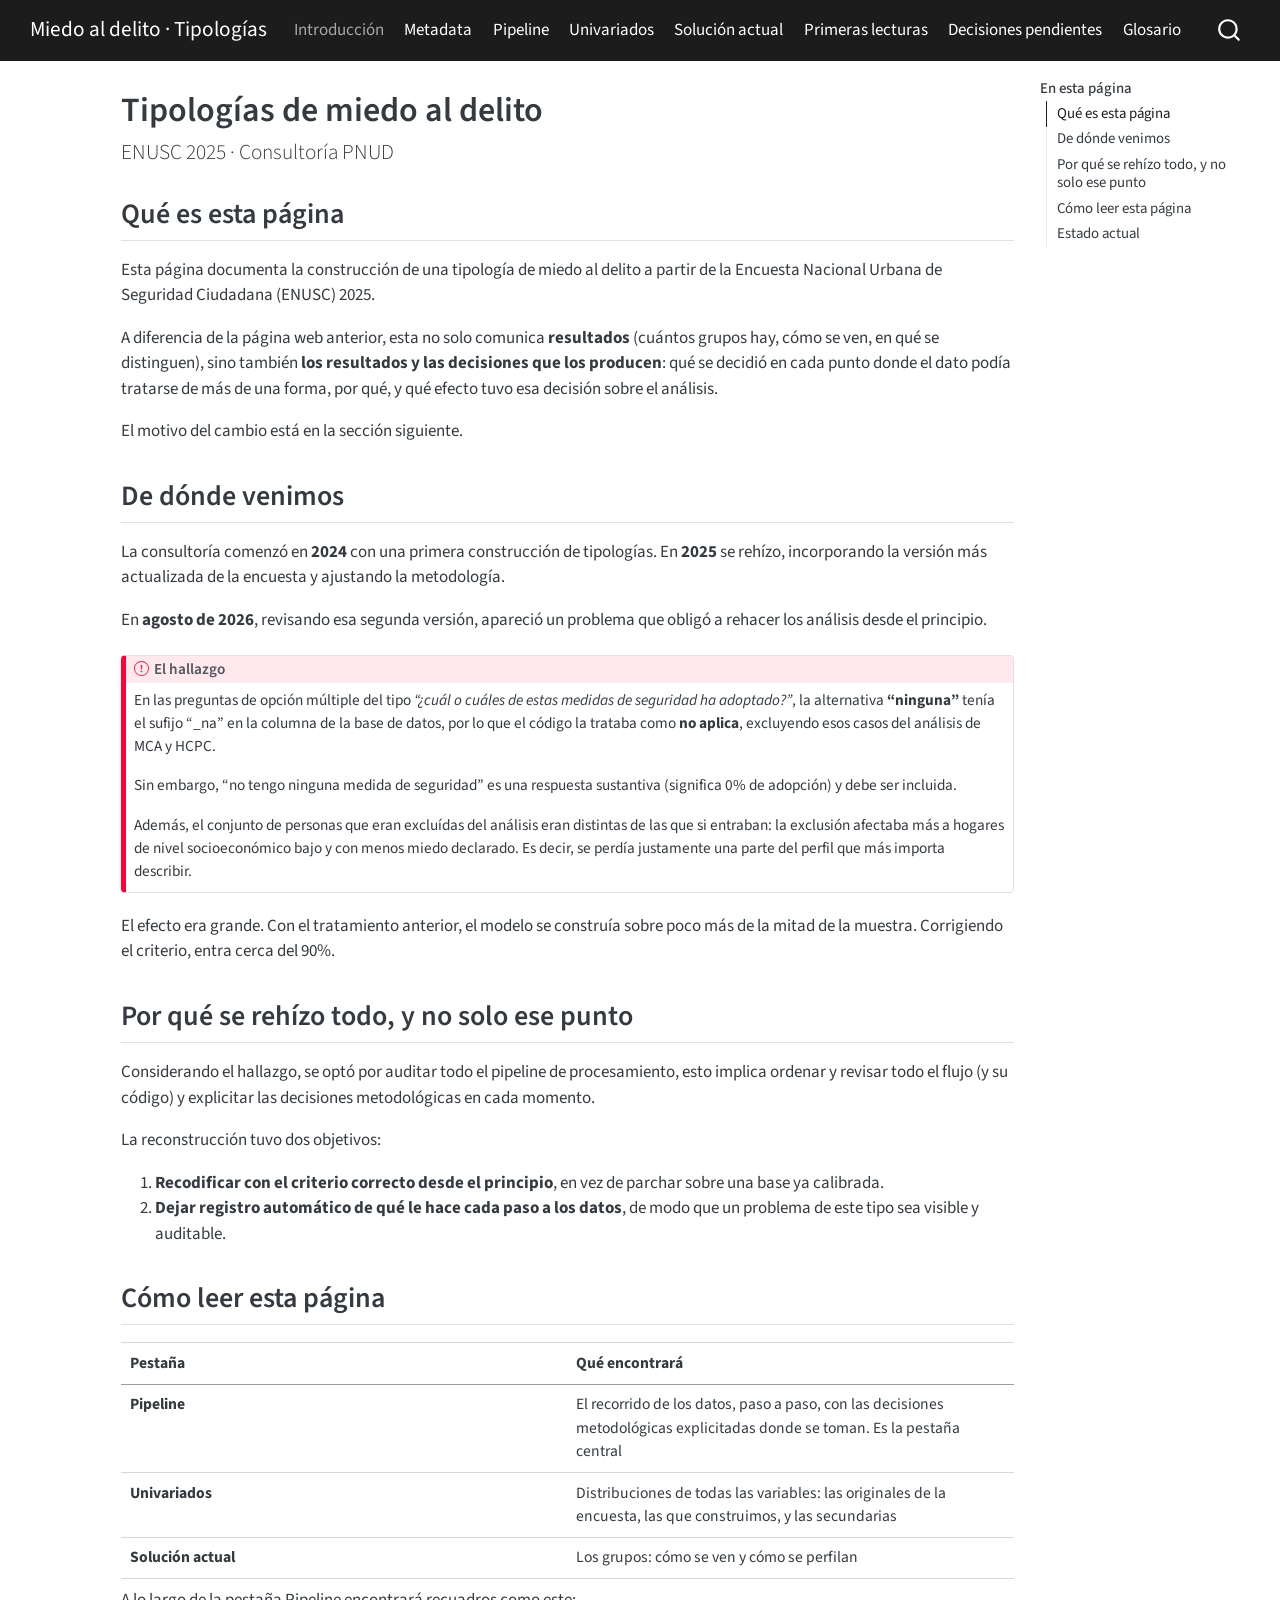
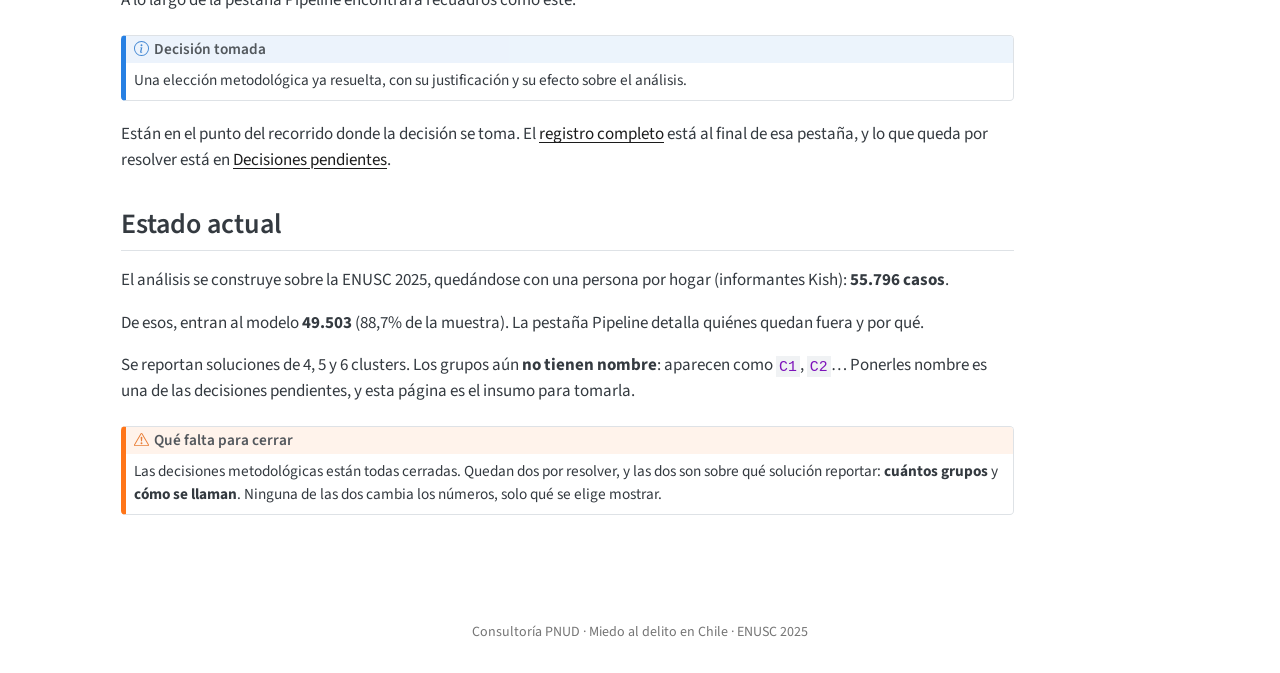
<file: docs/index.html>
<!DOCTYPE html>
<html xmlns="http://www.w3.org/1999/xhtml" lang="es" xml:lang="es"><head>

<meta charset="utf-8">
<meta name="generator" content="quarto-1.8.27">

<meta name="viewport" content="width=device-width, initial-scale=1.0, user-scalable=yes">


<title>Tipologías de miedo al delito – Miedo al delito · Tipologías</title>
<style>
code{white-space: pre-wrap;}
span.smallcaps{font-variant: small-caps;}
div.columns{display: flex; gap: min(4vw, 1.5em);}
div.column{flex: auto; overflow-x: auto;}
div.hanging-indent{margin-left: 1.5em; text-indent: -1.5em;}
ul.task-list{list-style: none;}
ul.task-list li input[type="checkbox"] {
  width: 0.8em;
  margin: 0 0.8em 0.2em -1em; /* quarto-specific, see https://github.com/quarto-dev/quarto-cli/issues/4556 */ 
  vertical-align: middle;
}
</style>


<script src="site_libs/quarto-nav/quarto-nav.js"></script>
<script src="site_libs/quarto-nav/headroom.min.js"></script>
<script src="site_libs/clipboard/clipboard.min.js"></script>
<script src="site_libs/quarto-search/autocomplete.umd.js"></script>
<script src="site_libs/quarto-search/fuse.min.js"></script>
<script src="site_libs/quarto-search/quarto-search.js"></script>
<meta name="quarto:offset" content="./">
<script src="site_libs/quarto-html/quarto.js" type="module"></script>
<script src="site_libs/quarto-html/tabsets/tabsets.js" type="module"></script>
<script src="site_libs/quarto-html/axe/axe-check.js" type="module"></script>
<script src="site_libs/quarto-html/popper.min.js"></script>
<script src="site_libs/quarto-html/tippy.umd.min.js"></script>
<script src="site_libs/quarto-html/anchor.min.js"></script>
<link href="site_libs/quarto-html/tippy.css" rel="stylesheet">
<link href="site_libs/quarto-html/quarto-syntax-highlighting-ed96de9b727972fe78a7b5d16c58bf87.css" rel="stylesheet" id="quarto-text-highlighting-styles">
<script src="site_libs/bootstrap/bootstrap.min.js"></script>
<link href="site_libs/bootstrap/bootstrap-icons.css" rel="stylesheet">
<link href="site_libs/bootstrap/bootstrap-294506ca1d7cb857067173e8022ca1b0.min.css" rel="stylesheet" append-hash="true" id="quarto-bootstrap" data-mode="light">
<script id="quarto-search-options" type="application/json">{
  "location": "navbar",
  "copy-button": false,
  "collapse-after": 3,
  "panel-placement": "end",
  "type": "overlay",
  "limit": 50,
  "keyboard-shortcut": [
    "f",
    "/",
    "s"
  ],
  "show-item-context": false,
  "language": {
    "search-no-results-text": "No se han encontrado resultados",
    "search-matching-documents-text": "documentos encontrados",
    "search-copy-link-title": "Copiar el enlace en la búsqueda",
    "search-hide-matches-text": "Ocultar resultados adicionales",
    "search-more-match-text": "resultado adicional en este documento",
    "search-more-matches-text": "resultados adicionales en este documento",
    "search-clear-button-title": "Borrar",
    "search-text-placeholder": "",
    "search-detached-cancel-button-title": "Cancelar",
    "search-submit-button-title": "Enviar",
    "search-label": "Buscar"
  }
}</script>


</head>

<body class="nav-fixed quarto-light">

<div id="quarto-search-results"></div>
  <header id="quarto-header" class="headroom fixed-top">
    <nav class="navbar navbar-expand-lg " data-bs-theme="dark">
      <div class="navbar-container container-fluid">
      <div class="navbar-brand-container mx-auto">
    <a class="navbar-brand" href="./index.html">
    <span class="navbar-title">Miedo al delito · Tipologías</span>
    </a>
  </div>
            <div id="quarto-search" class="" title="Buscar"></div>
          <button class="navbar-toggler" type="button" data-bs-toggle="collapse" data-bs-target="#navbarCollapse" aria-controls="navbarCollapse" role="menu" aria-expanded="false" aria-label="Navegación de palanca" onclick="if (window.quartoToggleHeadroom) { window.quartoToggleHeadroom(); }">
  <span class="navbar-toggler-icon"></span>
</button>
          <div class="collapse navbar-collapse" id="navbarCollapse">
            <ul class="navbar-nav navbar-nav-scroll me-auto">
  <li class="nav-item">
    <a class="nav-link active" href="./index.html" aria-current="page"> 
<span class="menu-text">Introducción</span></a>
  </li>  
  <li class="nav-item">
    <a class="nav-link" href="./metadata.html"> 
<span class="menu-text">Metadata</span></a>
  </li>  
  <li class="nav-item">
    <a class="nav-link" href="./pipeline.html"> 
<span class="menu-text">Pipeline</span></a>
  </li>  
  <li class="nav-item">
    <a class="nav-link" href="./univariados.html"> 
<span class="menu-text">Univariados</span></a>
  </li>  
  <li class="nav-item">
    <a class="nav-link" href="./solucion-actual.html"> 
<span class="menu-text">Solución actual</span></a>
  </li>  
  <li class="nav-item">
    <a class="nav-link" href="./primeras-lecturas.html"> 
<span class="menu-text">Primeras lecturas</span></a>
  </li>  
  <li class="nav-item">
    <a class="nav-link" href="./decisiones.html"> 
<span class="menu-text">Decisiones pendientes</span></a>
  </li>  
  <li class="nav-item">
    <a class="nav-link" href="./glosario.html"> 
<span class="menu-text">Glosario</span></a>
  </li>  
</ul>
          </div> <!-- /navcollapse -->
            <div class="quarto-navbar-tools">
</div>
      </div> <!-- /container-fluid -->
    </nav>
</header>
<!-- content -->
<div id="quarto-content" class="quarto-container page-columns page-rows-contents page-layout-article page-navbar">
<!-- sidebar -->
<!-- margin-sidebar -->
    <div id="quarto-margin-sidebar" class="sidebar margin-sidebar">
        <nav id="TOC" role="doc-toc" class="toc-active">
    <h2 id="toc-title">En esta página</h2>
   
  <ul>
  <li><a href="#qué-es-esta-página" id="toc-qué-es-esta-página" class="nav-link active" data-scroll-target="#qué-es-esta-página">Qué es esta página</a></li>
  <li><a href="#de-dónde-venimos" id="toc-de-dónde-venimos" class="nav-link" data-scroll-target="#de-dónde-venimos">De dónde venimos</a></li>
  <li><a href="#por-qué-se-rehízo-todo-y-no-solo-ese-punto" id="toc-por-qué-se-rehízo-todo-y-no-solo-ese-punto" class="nav-link" data-scroll-target="#por-qué-se-rehízo-todo-y-no-solo-ese-punto">Por qué se rehízo todo, y no solo ese punto</a></li>
  <li><a href="#cómo-leer-esta-página" id="toc-cómo-leer-esta-página" class="nav-link" data-scroll-target="#cómo-leer-esta-página">Cómo leer esta página</a></li>
  <li><a href="#estado-actual" id="toc-estado-actual" class="nav-link" data-scroll-target="#estado-actual">Estado actual</a></li>
  </ul>
</nav>
    </div>
<!-- main -->
<main class="content" id="quarto-document-content">

<header id="title-block-header" class="quarto-title-block default">
<div class="quarto-title">
<h1 class="title">Tipologías de miedo al delito</h1>
<p class="subtitle lead">ENUSC 2025 · Consultoría PNUD</p>
</div>



<div class="quarto-title-meta">

    
  
    
  </div>
  


</header>


<section id="qué-es-esta-página" class="level2">
<h2 class="anchored" data-anchor-id="qué-es-esta-página">Qué es esta página</h2>
<p>Esta página documenta la construcción de una tipología de miedo al delito a partir de la Encuesta Nacional Urbana de Seguridad Ciudadana (ENUSC) 2025.</p>
<p>A diferencia de la página web anterior, esta no solo comunica <strong>resultados</strong> (cuántos grupos hay, cómo se ven, en qué se distinguen), sino también <strong>los resultados y las decisiones que los producen</strong>: qué se decidió en cada punto donde el dato podía tratarse de más de una forma, por qué, y qué efecto tuvo esa decisión sobre el análisis.</p>
<p>El motivo del cambio está en la sección siguiente.</p>
</section>
<section id="de-dónde-venimos" class="level2">
<h2 class="anchored" data-anchor-id="de-dónde-venimos">De dónde venimos</h2>
<p>La consultoría comenzó en <strong>2024</strong> con una primera construcción de tipologías. En <strong>2025</strong> se rehízo, incorporando la versión más actualizada de la encuesta y ajustando la metodología.</p>
<p>En <strong>agosto de 2026</strong>, revisando esa segunda versión, apareció un problema que obligó a rehacer los análisis desde el principio.</p>
<div class="callout callout-style-default callout-important callout-titled">
<div class="callout-header d-flex align-content-center">
<div class="callout-icon-container">
<i class="callout-icon"></i>
</div>
<div class="callout-title-container flex-fill">
<span class="screen-reader-only">Importante</span>El hallazgo
</div>
</div>
<div class="callout-body-container callout-body">
<p>En las preguntas de opción múltiple del tipo <em>“¿cuál o cuáles de estas medidas de seguridad ha adoptado?”</em>, la alternativa <strong>“ninguna”</strong> tenía el sufijo “_na” en la columna de la base de datos, por lo que el código la trataba como <strong>no aplica</strong>, excluyendo esos casos del análisis de MCA y HCPC.</p>
<p>Sin embargo, “no tengo ninguna medida de seguridad” es una respuesta sustantiva (significa 0% de adopción) y debe ser incluida.</p>
<p>Además, el conjunto de personas que eran excluídas del análisis eran distintas de las que si entraban: la exclusión afectaba más a hogares de nivel socioeconómico bajo y con menos miedo declarado. Es decir, se perdía justamente una parte del perfil que más importa describir.</p>
</div>
</div>
<p>El efecto era grande. Con el tratamiento anterior, el modelo se construía sobre poco más de la mitad de la muestra. Corrigiendo el criterio, entra cerca del 90%.</p>
</section>
<section id="por-qué-se-rehízo-todo-y-no-solo-ese-punto" class="level2">
<h2 class="anchored" data-anchor-id="por-qué-se-rehízo-todo-y-no-solo-ese-punto">Por qué se rehízo todo, y no solo ese punto</h2>
<p>Considerando el hallazgo, se optó por auditar todo el pipeline de procesamiento, esto implica ordenar y revisar todo el flujo (y su código) y explicitar las decisiones metodológicas en cada momento.</p>
<p>La reconstrucción tuvo dos objetivos:</p>
<ol type="1">
<li><strong>Recodificar con el criterio correcto desde el principio</strong>, en vez de parchar sobre una base ya calibrada.</li>
<li><strong>Dejar registro automático de qué le hace cada paso a los datos</strong>, de modo que un problema de este tipo sea visible y auditable.</li>
</ol>
</section>
<section id="cómo-leer-esta-página" class="level2">
<h2 class="anchored" data-anchor-id="cómo-leer-esta-página">Cómo leer esta página</h2>
<table class="caption-top table">
<colgroup>
<col style="width: 50%">
<col style="width: 50%">
</colgroup>
<thead>
<tr class="header">
<th>Pestaña</th>
<th>Qué encontrará</th>
</tr>
</thead>
<tbody>
<tr class="odd">
<td><strong>Pipeline</strong></td>
<td>El recorrido de los datos, paso a paso, con las decisiones metodológicas explicitadas donde se toman. Es la pestaña central</td>
</tr>
<tr class="even">
<td><strong>Univariados</strong></td>
<td>Distribuciones de todas las variables: las originales de la encuesta, las que construimos, y las secundarias</td>
</tr>
<tr class="odd">
<td><strong>Solución actual</strong></td>
<td>Los grupos: cómo se ven y cómo se perfilan</td>
</tr>
</tbody>
</table>
<p>A lo largo de la pestaña Pipeline encontrará recuadros como este:</p>
<div class="callout callout-style-default callout-note callout-titled">
<div class="callout-header d-flex align-content-center">
<div class="callout-icon-container">
<i class="callout-icon"></i>
</div>
<div class="callout-title-container flex-fill">
<span class="screen-reader-only">Nota</span>Decisión tomada
</div>
</div>
<div class="callout-body-container callout-body">
<p>Una elección metodológica ya resuelta, con su justificación y su efecto sobre el análisis.</p>
</div>
</div>
<p>Están en el punto del recorrido donde la decisión se toma. El <a href="./pipeline.html#registro-de-decisiones">registro completo</a> está al final de esa pestaña, y lo que queda por resolver está en <a href="./decisiones.html">Decisiones pendientes</a>.</p>
</section>
<section id="estado-actual" class="level2">
<h2 class="anchored" data-anchor-id="estado-actual">Estado actual</h2>
<p>El análisis se construye sobre la ENUSC 2025, quedándose con una persona por hogar (informantes Kish): <strong>55.796 casos</strong>.</p>
<p>De esos, entran al modelo <strong>49.503</strong> (88,7% de la muestra). La pestaña Pipeline detalla quiénes quedan fuera y por qué.</p>
<p>Se reportan soluciones de 4, 5 y 6 clusters. Los grupos aún <strong>no tienen nombre</strong>: aparecen como <code>C1</code>, <code>C2</code>… Ponerles nombre es una de las decisiones pendientes, y esta página es el insumo para tomarla.</p>
<div class="callout callout-style-default callout-warning callout-titled">
<div class="callout-header d-flex align-content-center">
<div class="callout-icon-container">
<i class="callout-icon"></i>
</div>
<div class="callout-title-container flex-fill">
<span class="screen-reader-only">Advertencia</span>Qué falta para cerrar
</div>
</div>
<div class="callout-body-container callout-body">
<p>Las decisiones metodológicas están todas cerradas. Quedan dos por resolver, y las dos son sobre qué solución reportar: <strong>cuántos grupos</strong> y <strong>cómo se llaman</strong>. Ninguna de las dos cambia los números, solo qué se elige mostrar.</p>
</div>
</div>


</section>

</main> <!-- /main -->
<script id="quarto-html-after-body" type="application/javascript">
  window.document.addEventListener("DOMContentLoaded", function (event) {
    const icon = "";
    const anchorJS = new window.AnchorJS();
    anchorJS.options = {
      placement: 'right',
      icon: icon
    };
    anchorJS.add('.anchored');
    const isCodeAnnotation = (el) => {
      for (const clz of el.classList) {
        if (clz.startsWith('code-annotation-')) {                     
          return true;
        }
      }
      return false;
    }
    const onCopySuccess = function(e) {
      // button target
      const button = e.trigger;
      // don't keep focus
      button.blur();
      // flash "checked"
      button.classList.add('code-copy-button-checked');
      var currentTitle = button.getAttribute("title");
      button.setAttribute("title", "Copiado");
      let tooltip;
      if (window.bootstrap) {
        button.setAttribute("data-bs-toggle", "tooltip");
        button.setAttribute("data-bs-placement", "left");
        button.setAttribute("data-bs-title", "Copiado");
        tooltip = new bootstrap.Tooltip(button, 
          { trigger: "manual", 
            customClass: "code-copy-button-tooltip",
            offset: [0, -8]});
        tooltip.show();    
      }
      setTimeout(function() {
        if (tooltip) {
          tooltip.hide();
          button.removeAttribute("data-bs-title");
          button.removeAttribute("data-bs-toggle");
          button.removeAttribute("data-bs-placement");
        }
        button.setAttribute("title", currentTitle);
        button.classList.remove('code-copy-button-checked');
      }, 1000);
      // clear code selection
      e.clearSelection();
    }
    const getTextToCopy = function(trigger) {
      const outerScaffold = trigger.parentElement.cloneNode(true);
      const codeEl = outerScaffold.querySelector('code');
      for (const childEl of codeEl.children) {
        if (isCodeAnnotation(childEl)) {
          childEl.remove();
        }
      }
      return codeEl.innerText;
    }
    const clipboard = new window.ClipboardJS('.code-copy-button:not([data-in-quarto-modal])', {
      text: getTextToCopy
    });
    clipboard.on('success', onCopySuccess);
    if (window.document.getElementById('quarto-embedded-source-code-modal')) {
      const clipboardModal = new window.ClipboardJS('.code-copy-button[data-in-quarto-modal]', {
        text: getTextToCopy,
        container: window.document.getElementById('quarto-embedded-source-code-modal')
      });
      clipboardModal.on('success', onCopySuccess);
    }
      var localhostRegex = new RegExp(/^(?:http|https):\/\/localhost\:?[0-9]*\//);
      var mailtoRegex = new RegExp(/^mailto:/);
        var filterRegex = new RegExp('/' + window.location.host + '/');
      var isInternal = (href) => {
          return filterRegex.test(href) || localhostRegex.test(href) || mailtoRegex.test(href);
      }
      // Inspect non-navigation links and adorn them if external
     var links = window.document.querySelectorAll('a[href]:not(.nav-link):not(.navbar-brand):not(.toc-action):not(.sidebar-link):not(.sidebar-item-toggle):not(.pagination-link):not(.no-external):not([aria-hidden]):not(.dropdown-item):not(.quarto-navigation-tool):not(.about-link)');
      for (var i=0; i<links.length; i++) {
        const link = links[i];
        if (!isInternal(link.href)) {
          // undo the damage that might have been done by quarto-nav.js in the case of
          // links that we want to consider external
          if (link.dataset.originalHref !== undefined) {
            link.href = link.dataset.originalHref;
          }
        }
      }
    function tippyHover(el, contentFn, onTriggerFn, onUntriggerFn) {
      const config = {
        allowHTML: true,
        maxWidth: 500,
        delay: 100,
        arrow: false,
        appendTo: function(el) {
            return el.parentElement;
        },
        interactive: true,
        interactiveBorder: 10,
        theme: 'quarto',
        placement: 'bottom-start',
      };
      if (contentFn) {
        config.content = contentFn;
      }
      if (onTriggerFn) {
        config.onTrigger = onTriggerFn;
      }
      if (onUntriggerFn) {
        config.onUntrigger = onUntriggerFn;
      }
      window.tippy(el, config); 
    }
    const noterefs = window.document.querySelectorAll('a[role="doc-noteref"]');
    for (var i=0; i<noterefs.length; i++) {
      const ref = noterefs[i];
      tippyHover(ref, function() {
        // use id or data attribute instead here
        let href = ref.getAttribute('data-footnote-href') || ref.getAttribute('href');
        try { href = new URL(href).hash; } catch {}
        const id = href.replace(/^#\/?/, "");
        const note = window.document.getElementById(id);
        if (note) {
          return note.innerHTML;
        } else {
          return "";
        }
      });
    }
    const xrefs = window.document.querySelectorAll('a.quarto-xref');
    const processXRef = (id, note) => {
      // Strip column container classes
      const stripColumnClz = (el) => {
        el.classList.remove("page-full", "page-columns");
        if (el.children) {
          for (const child of el.children) {
            stripColumnClz(child);
          }
        }
      }
      stripColumnClz(note)
      if (id === null || id.startsWith('sec-')) {
        // Special case sections, only their first couple elements
        const container = document.createElement("div");
        if (note.children && note.children.length > 2) {
          container.appendChild(note.children[0].cloneNode(true));
          for (let i = 1; i < note.children.length; i++) {
            const child = note.children[i];
            if (child.tagName === "P" && child.innerText === "") {
              continue;
            } else {
              container.appendChild(child.cloneNode(true));
              break;
            }
          }
          if (window.Quarto?.typesetMath) {
            window.Quarto.typesetMath(container);
          }
          return container.innerHTML
        } else {
          if (window.Quarto?.typesetMath) {
            window.Quarto.typesetMath(note);
          }
          return note.innerHTML;
        }
      } else {
        // Remove any anchor links if they are present
        const anchorLink = note.querySelector('a.anchorjs-link');
        if (anchorLink) {
          anchorLink.remove();
        }
        if (window.Quarto?.typesetMath) {
          window.Quarto.typesetMath(note);
        }
        if (note.classList.contains("callout")) {
          return note.outerHTML;
        } else {
          return note.innerHTML;
        }
      }
    }
    for (var i=0; i<xrefs.length; i++) {
      const xref = xrefs[i];
      tippyHover(xref, undefined, function(instance) {
        instance.disable();
        let url = xref.getAttribute('href');
        let hash = undefined; 
        if (url.startsWith('#')) {
          hash = url;
        } else {
          try { hash = new URL(url).hash; } catch {}
        }
        if (hash) {
          const id = hash.replace(/^#\/?/, "");
          const note = window.document.getElementById(id);
          if (note !== null) {
            try {
              const html = processXRef(id, note.cloneNode(true));
              instance.setContent(html);
            } finally {
              instance.enable();
              instance.show();
            }
          } else {
            // See if we can fetch this
            fetch(url.split('#')[0])
            .then(res => res.text())
            .then(html => {
              const parser = new DOMParser();
              const htmlDoc = parser.parseFromString(html, "text/html");
              const note = htmlDoc.getElementById(id);
              if (note !== null) {
                const html = processXRef(id, note);
                instance.setContent(html);
              } 
            }).finally(() => {
              instance.enable();
              instance.show();
            });
          }
        } else {
          // See if we can fetch a full url (with no hash to target)
          // This is a special case and we should probably do some content thinning / targeting
          fetch(url)
          .then(res => res.text())
          .then(html => {
            const parser = new DOMParser();
            const htmlDoc = parser.parseFromString(html, "text/html");
            const note = htmlDoc.querySelector('main.content');
            if (note !== null) {
              // This should only happen for chapter cross references
              // (since there is no id in the URL)
              // remove the first header
              if (note.children.length > 0 && note.children[0].tagName === "HEADER") {
                note.children[0].remove();
              }
              const html = processXRef(null, note);
              instance.setContent(html);
            } 
          }).finally(() => {
            instance.enable();
            instance.show();
          });
        }
      }, function(instance) {
      });
    }
        let selectedAnnoteEl;
        const selectorForAnnotation = ( cell, annotation) => {
          let cellAttr = 'data-code-cell="' + cell + '"';
          let lineAttr = 'data-code-annotation="' +  annotation + '"';
          const selector = 'span[' + cellAttr + '][' + lineAttr + ']';
          return selector;
        }
        const selectCodeLines = (annoteEl) => {
          const doc = window.document;
          const targetCell = annoteEl.getAttribute("data-target-cell");
          const targetAnnotation = annoteEl.getAttribute("data-target-annotation");
          const annoteSpan = window.document.querySelector(selectorForAnnotation(targetCell, targetAnnotation));
          const lines = annoteSpan.getAttribute("data-code-lines").split(",");
          const lineIds = lines.map((line) => {
            return targetCell + "-" + line;
          })
          let top = null;
          let height = null;
          let parent = null;
          if (lineIds.length > 0) {
              //compute the position of the single el (top and bottom and make a div)
              const el = window.document.getElementById(lineIds[0]);
              top = el.offsetTop;
              height = el.offsetHeight;
              parent = el.parentElement.parentElement;
            if (lineIds.length > 1) {
              const lastEl = window.document.getElementById(lineIds[lineIds.length - 1]);
              const bottom = lastEl.offsetTop + lastEl.offsetHeight;
              height = bottom - top;
            }
            if (top !== null && height !== null && parent !== null) {
              // cook up a div (if necessary) and position it 
              let div = window.document.getElementById("code-annotation-line-highlight");
              if (div === null) {
                div = window.document.createElement("div");
                div.setAttribute("id", "code-annotation-line-highlight");
                div.style.position = 'absolute';
                parent.appendChild(div);
              }
              div.style.top = top - 2 + "px";
              div.style.height = height + 4 + "px";
              div.style.left = 0;
              let gutterDiv = window.document.getElementById("code-annotation-line-highlight-gutter");
              if (gutterDiv === null) {
                gutterDiv = window.document.createElement("div");
                gutterDiv.setAttribute("id", "code-annotation-line-highlight-gutter");
                gutterDiv.style.position = 'absolute';
                const codeCell = window.document.getElementById(targetCell);
                const gutter = codeCell.querySelector('.code-annotation-gutter');
                gutter.appendChild(gutterDiv);
              }
              gutterDiv.style.top = top - 2 + "px";
              gutterDiv.style.height = height + 4 + "px";
            }
            selectedAnnoteEl = annoteEl;
          }
        };
        const unselectCodeLines = () => {
          const elementsIds = ["code-annotation-line-highlight", "code-annotation-line-highlight-gutter"];
          elementsIds.forEach((elId) => {
            const div = window.document.getElementById(elId);
            if (div) {
              div.remove();
            }
          });
          selectedAnnoteEl = undefined;
        };
          // Handle positioning of the toggle
      window.addEventListener(
        "resize",
        throttle(() => {
          elRect = undefined;
          if (selectedAnnoteEl) {
            selectCodeLines(selectedAnnoteEl);
          }
        }, 10)
      );
      function throttle(fn, ms) {
      let throttle = false;
      let timer;
        return (...args) => {
          if(!throttle) { // first call gets through
              fn.apply(this, args);
              throttle = true;
          } else { // all the others get throttled
              if(timer) clearTimeout(timer); // cancel #2
              timer = setTimeout(() => {
                fn.apply(this, args);
                timer = throttle = false;
              }, ms);
          }
        };
      }
        // Attach click handler to the DT
        const annoteDls = window.document.querySelectorAll('dt[data-target-cell]');
        for (const annoteDlNode of annoteDls) {
          annoteDlNode.addEventListener('click', (event) => {
            const clickedEl = event.target;
            if (clickedEl !== selectedAnnoteEl) {
              unselectCodeLines();
              const activeEl = window.document.querySelector('dt[data-target-cell].code-annotation-active');
              if (activeEl) {
                activeEl.classList.remove('code-annotation-active');
              }
              selectCodeLines(clickedEl);
              clickedEl.classList.add('code-annotation-active');
            } else {
              // Unselect the line
              unselectCodeLines();
              clickedEl.classList.remove('code-annotation-active');
            }
          });
        }
    const findCites = (el) => {
      const parentEl = el.parentElement;
      if (parentEl) {
        const cites = parentEl.dataset.cites;
        if (cites) {
          return {
            el,
            cites: cites.split(' ')
          };
        } else {
          return findCites(el.parentElement)
        }
      } else {
        return undefined;
      }
    };
    var bibliorefs = window.document.querySelectorAll('a[role="doc-biblioref"]');
    for (var i=0; i<bibliorefs.length; i++) {
      const ref = bibliorefs[i];
      const citeInfo = findCites(ref);
      if (citeInfo) {
        tippyHover(citeInfo.el, function() {
          var popup = window.document.createElement('div');
          citeInfo.cites.forEach(function(cite) {
            var citeDiv = window.document.createElement('div');
            citeDiv.classList.add('hanging-indent');
            citeDiv.classList.add('csl-entry');
            var biblioDiv = window.document.getElementById('ref-' + cite);
            if (biblioDiv) {
              citeDiv.innerHTML = biblioDiv.innerHTML;
            }
            popup.appendChild(citeDiv);
          });
          return popup.innerHTML;
        });
      }
    }
  });
  </script>
</div> <!-- /content -->
<footer class="footer">
  <div class="nav-footer">
    <div class="nav-footer-left">
      &nbsp;
    </div>   
    <div class="nav-footer-center">
<p>Consultoría PNUD · Miedo al delito en Chile · ENUSC 2025</p>
</div>
    <div class="nav-footer-right">
      &nbsp;
    </div>
  </div>
</footer>




</body></html>
</file>
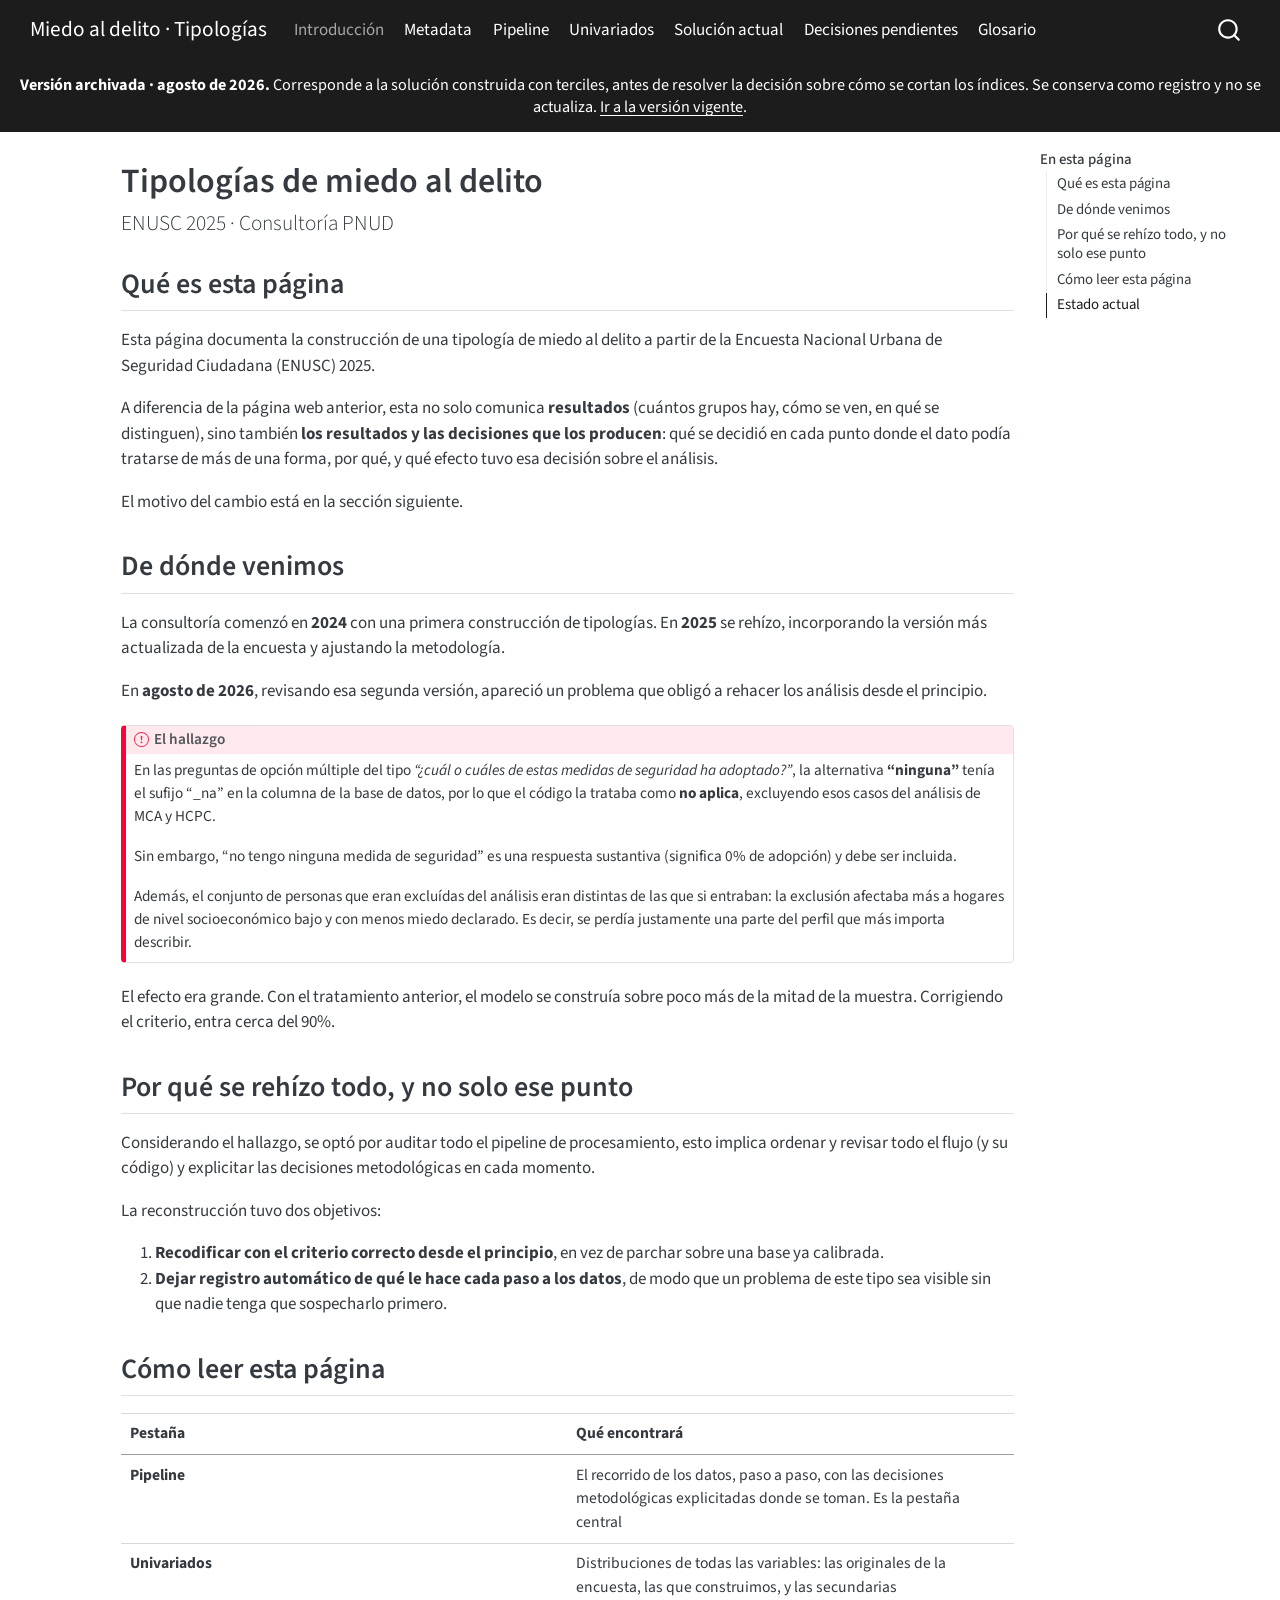
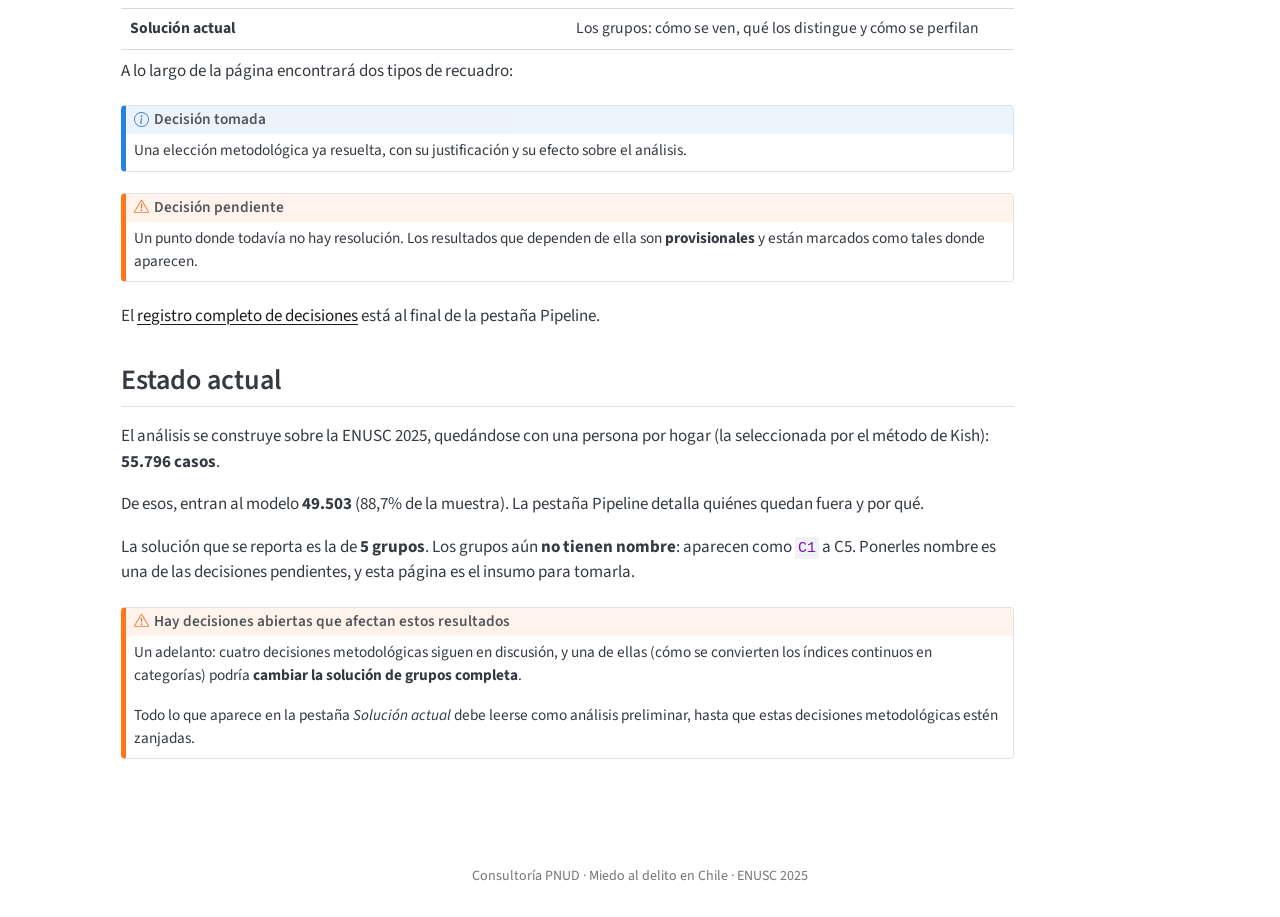
<file: docs/archivo/2025-08-terciles/index.html>
<!DOCTYPE html>
<html xmlns="http://www.w3.org/1999/xhtml" lang="es" xml:lang="es"><head>

<meta charset="utf-8">
<meta name="generator" content="quarto-1.8.27">

<meta name="viewport" content="width=device-width, initial-scale=1.0, user-scalable=yes">


<title>Tipologías de miedo al delito – Miedo al delito · Tipologías</title>
<style>
code{white-space: pre-wrap;}
span.smallcaps{font-variant: small-caps;}
div.columns{display: flex; gap: min(4vw, 1.5em);}
div.column{flex: auto; overflow-x: auto;}
div.hanging-indent{margin-left: 1.5em; text-indent: -1.5em;}
ul.task-list{list-style: none;}
ul.task-list li input[type="checkbox"] {
  width: 0.8em;
  margin: 0 0.8em 0.2em -1em; /* quarto-specific, see https://github.com/quarto-dev/quarto-cli/issues/4556 */ 
  vertical-align: middle;
}
</style>


<script src="site_libs/quarto-nav/quarto-nav.js"></script>
<script src="site_libs/quarto-nav/headroom.min.js"></script>
<script src="site_libs/clipboard/clipboard.min.js"></script>
<script src="site_libs/quarto-search/autocomplete.umd.js"></script>
<script src="site_libs/quarto-search/fuse.min.js"></script>
<script src="site_libs/quarto-search/quarto-search.js"></script>
<meta name="quarto:offset" content="./">
<script src="site_libs/quarto-html/quarto.js" type="module"></script>
<script src="site_libs/quarto-html/tabsets/tabsets.js" type="module"></script>
<script src="site_libs/quarto-html/axe/axe-check.js" type="module"></script>
<script src="site_libs/quarto-html/popper.min.js"></script>
<script src="site_libs/quarto-html/tippy.umd.min.js"></script>
<script src="site_libs/quarto-html/anchor.min.js"></script>
<link href="site_libs/quarto-html/tippy.css" rel="stylesheet">
<link href="site_libs/quarto-html/quarto-syntax-highlighting-ed96de9b727972fe78a7b5d16c58bf87.css" rel="stylesheet" id="quarto-text-highlighting-styles">
<script src="site_libs/bootstrap/bootstrap.min.js"></script>
<link href="site_libs/bootstrap/bootstrap-icons.css" rel="stylesheet">
<link href="site_libs/bootstrap/bootstrap-294506ca1d7cb857067173e8022ca1b0.min.css" rel="stylesheet" append-hash="true" id="quarto-bootstrap" data-mode="light">
<script id="quarto-search-options" type="application/json">{
  "location": "navbar",
  "copy-button": false,
  "collapse-after": 3,
  "panel-placement": "end",
  "type": "overlay",
  "limit": 50,
  "keyboard-shortcut": [
    "f",
    "/",
    "s"
  ],
  "show-item-context": false,
  "language": {
    "search-no-results-text": "No se han encontrado resultados",
    "search-matching-documents-text": "documentos encontrados",
    "search-copy-link-title": "Copiar el enlace en la búsqueda",
    "search-hide-matches-text": "Ocultar resultados adicionales",
    "search-more-match-text": "resultado adicional en este documento",
    "search-more-matches-text": "resultados adicionales en este documento",
    "search-clear-button-title": "Borrar",
    "search-text-placeholder": "",
    "search-detached-cancel-button-title": "Cancelar",
    "search-submit-button-title": "Enviar",
    "search-label": "Buscar"
  }
}</script>


</head>

<body class="nav-fixed quarto-light"><div style="background:#1c1c1c;color:#fff;padding:.75rem 1rem;font-size:.95rem;line-height:1.4;text-align:center"><strong>Versión archivada &middot; agosto de 2026.</strong> Corresponde a la solución construida con terciles, antes de resolver la decisión sobre cómo se cortan los índices. Se conserva como registro y no se actualiza. <a href="../../index.html" style="color:#fff;text-decoration:underline">Ir a la versión vigente</a>.</div>

<div id="quarto-search-results"></div>
  <header id="quarto-header" class="headroom fixed-top">
    <nav class="navbar navbar-expand-lg " data-bs-theme="dark">
      <div class="navbar-container container-fluid">
      <div class="navbar-brand-container mx-auto">
    <a class="navbar-brand" href="./index.html">
    <span class="navbar-title">Miedo al delito · Tipologías</span>
    </a>
  </div>
            <div id="quarto-search" class="" title="Buscar"></div>
          <button class="navbar-toggler" type="button" data-bs-toggle="collapse" data-bs-target="#navbarCollapse" aria-controls="navbarCollapse" role="menu" aria-expanded="false" aria-label="Navegación de palanca" onclick="if (window.quartoToggleHeadroom) { window.quartoToggleHeadroom(); }">
  <span class="navbar-toggler-icon"></span>
</button>
          <div class="collapse navbar-collapse" id="navbarCollapse">
            <ul class="navbar-nav navbar-nav-scroll me-auto">
  <li class="nav-item">
    <a class="nav-link active" href="./index.html" aria-current="page"> 
<span class="menu-text">Introducción</span></a>
  </li>  
  <li class="nav-item">
    <a class="nav-link" href="./metadata.html"> 
<span class="menu-text">Metadata</span></a>
  </li>  
  <li class="nav-item">
    <a class="nav-link" href="./pipeline.html"> 
<span class="menu-text">Pipeline</span></a>
  </li>  
  <li class="nav-item">
    <a class="nav-link" href="./univariados.html"> 
<span class="menu-text">Univariados</span></a>
  </li>  
  <li class="nav-item">
    <a class="nav-link" href="./solucion-actual.html"> 
<span class="menu-text">Solución actual</span></a>
  </li>  
  <li class="nav-item">
    <a class="nav-link" href="./decisiones.html"> 
<span class="menu-text">Decisiones pendientes</span></a>
  </li>  
  <li class="nav-item">
    <a class="nav-link" href="./glosario.html"> 
<span class="menu-text">Glosario</span></a>
  </li>  
</ul>
          </div> <!-- /navcollapse -->
            <div class="quarto-navbar-tools">
</div>
      </div> <!-- /container-fluid -->
    </nav>
</header>
<!-- content -->
<div id="quarto-content" class="quarto-container page-columns page-rows-contents page-layout-article page-navbar">
<!-- sidebar -->
<!-- margin-sidebar -->
    <div id="quarto-margin-sidebar" class="sidebar margin-sidebar">
        <nav id="TOC" role="doc-toc" class="toc-active">
    <h2 id="toc-title">En esta página</h2>
   
  <ul>
  <li><a href="#qué-es-esta-página" id="toc-qué-es-esta-página" class="nav-link active" data-scroll-target="#qué-es-esta-página">Qué es esta página</a></li>
  <li><a href="#de-dónde-venimos" id="toc-de-dónde-venimos" class="nav-link" data-scroll-target="#de-dónde-venimos">De dónde venimos</a></li>
  <li><a href="#por-qué-se-rehízo-todo-y-no-solo-ese-punto" id="toc-por-qué-se-rehízo-todo-y-no-solo-ese-punto" class="nav-link" data-scroll-target="#por-qué-se-rehízo-todo-y-no-solo-ese-punto">Por qué se rehízo todo, y no solo ese punto</a></li>
  <li><a href="#cómo-leer-esta-página" id="toc-cómo-leer-esta-página" class="nav-link" data-scroll-target="#cómo-leer-esta-página">Cómo leer esta página</a></li>
  <li><a href="#estado-actual" id="toc-estado-actual" class="nav-link" data-scroll-target="#estado-actual">Estado actual</a></li>
  </ul>
</nav>
    </div>
<!-- main -->
<main class="content" id="quarto-document-content">

<header id="title-block-header" class="quarto-title-block default">
<div class="quarto-title">
<h1 class="title">Tipologías de miedo al delito</h1>
<p class="subtitle lead">ENUSC 2025 · Consultoría PNUD</p>
</div>



<div class="quarto-title-meta">

    
  
    
  </div>
  


</header>


<section id="qué-es-esta-página" class="level2">
<h2 class="anchored" data-anchor-id="qué-es-esta-página">Qué es esta página</h2>
<p>Esta página documenta la construcción de una tipología de miedo al delito a partir de la Encuesta Nacional Urbana de Seguridad Ciudadana (ENUSC) 2025.</p>
<p>A diferencia de la página web anterior, esta no solo comunica <strong>resultados</strong> (cuántos grupos hay, cómo se ven, en qué se distinguen), sino también <strong>los resultados y las decisiones que los producen</strong>: qué se decidió en cada punto donde el dato podía tratarse de más de una forma, por qué, y qué efecto tuvo esa decisión sobre el análisis.</p>
<p>El motivo del cambio está en la sección siguiente.</p>
</section>
<section id="de-dónde-venimos" class="level2">
<h2 class="anchored" data-anchor-id="de-dónde-venimos">De dónde venimos</h2>
<p>La consultoría comenzó en <strong>2024</strong> con una primera construcción de tipologías. En <strong>2025</strong> se rehízo, incorporando la versión más actualizada de la encuesta y ajustando la metodología.</p>
<p>En <strong>agosto de 2026</strong>, revisando esa segunda versión, apareció un problema que obligó a rehacer los análisis desde el principio.</p>
<div class="callout callout-style-default callout-important callout-titled">
<div class="callout-header d-flex align-content-center">
<div class="callout-icon-container">
<i class="callout-icon"></i>
</div>
<div class="callout-title-container flex-fill">
<span class="screen-reader-only">Importante</span>El hallazgo
</div>
</div>
<div class="callout-body-container callout-body">
<p>En las preguntas de opción múltiple del tipo <em>“¿cuál o cuáles de estas medidas de seguridad ha adoptado?”</em>, la alternativa <strong>“ninguna”</strong> tenía el sufijo “_na” en la columna de la base de datos, por lo que el código la trataba como <strong>no aplica</strong>, excluyendo esos casos del análisis de MCA y HCPC.</p>
<p>Sin embargo, “no tengo ninguna medida de seguridad” es una respuesta sustantiva (significa 0% de adopción) y debe ser incluida.</p>
<p>Además, el conjunto de personas que eran excluídas del análisis eran distintas de las que si entraban: la exclusión afectaba más a hogares de nivel socioeconómico bajo y con menos miedo declarado. Es decir, se perdía justamente una parte del perfil que más importa describir.</p>
</div>
</div>
<p>El efecto era grande. Con el tratamiento anterior, el modelo se construía sobre poco más de la mitad de la muestra. Corrigiendo el criterio, entra cerca del 90%.</p>
</section>
<section id="por-qué-se-rehízo-todo-y-no-solo-ese-punto" class="level2">
<h2 class="anchored" data-anchor-id="por-qué-se-rehízo-todo-y-no-solo-ese-punto">Por qué se rehízo todo, y no solo ese punto</h2>
<p>Considerando el hallazgo, se optó por auditar todo el pipeline de procesamiento, esto implica ordenar y revisar todo el flujo (y su código) y explicitar las decisiones metodológicas en cada momento.</p>
<p>La reconstrucción tuvo dos objetivos:</p>
<ol type="1">
<li><strong>Recodificar con el criterio correcto desde el principio</strong>, en vez de parchar sobre una base ya calibrada.</li>
<li><strong>Dejar registro automático de qué le hace cada paso a los datos</strong>, de modo que un problema de este tipo sea visible sin que nadie tenga que sospecharlo primero.</li>
</ol>
</section>
<section id="cómo-leer-esta-página" class="level2">
<h2 class="anchored" data-anchor-id="cómo-leer-esta-página">Cómo leer esta página</h2>
<table class="caption-top table">
<colgroup>
<col style="width: 50%">
<col style="width: 50%">
</colgroup>
<thead>
<tr class="header">
<th>Pestaña</th>
<th>Qué encontrará</th>
</tr>
</thead>
<tbody>
<tr class="odd">
<td><strong>Pipeline</strong></td>
<td>El recorrido de los datos, paso a paso, con las decisiones metodológicas explicitadas donde se toman. Es la pestaña central</td>
</tr>
<tr class="even">
<td><strong>Univariados</strong></td>
<td>Distribuciones de todas las variables: las originales de la encuesta, las que construimos, y las secundarias</td>
</tr>
<tr class="odd">
<td><strong>Solución actual</strong></td>
<td>Los grupos: cómo se ven, qué los distingue y cómo se perfilan</td>
</tr>
</tbody>
</table>
<p>A lo largo de la página encontrará dos tipos de recuadro:</p>
<div class="callout callout-style-default callout-note callout-titled">
<div class="callout-header d-flex align-content-center">
<div class="callout-icon-container">
<i class="callout-icon"></i>
</div>
<div class="callout-title-container flex-fill">
<span class="screen-reader-only">Nota</span>Decisión tomada
</div>
</div>
<div class="callout-body-container callout-body">
<p>Una elección metodológica ya resuelta, con su justificación y su efecto sobre el análisis.</p>
</div>
</div>
<div class="callout callout-style-default callout-warning callout-titled">
<div class="callout-header d-flex align-content-center">
<div class="callout-icon-container">
<i class="callout-icon"></i>
</div>
<div class="callout-title-container flex-fill">
<span class="screen-reader-only">Advertencia</span>Decisión pendiente
</div>
</div>
<div class="callout-body-container callout-body">
<p>Un punto donde todavía no hay resolución. Los resultados que dependen de ella son <strong>provisionales</strong> y están marcados como tales donde aparecen.</p>
</div>
</div>
<p>El <a href="./pipeline.html#registro-de-decisiones">registro completo de decisiones</a> está al final de la pestaña Pipeline.</p>
</section>
<section id="estado-actual" class="level2">
<h2 class="anchored" data-anchor-id="estado-actual">Estado actual</h2>
<p>El análisis se construye sobre la ENUSC 2025, quedándose con una persona por hogar (la seleccionada por el método de Kish): <strong>55.796 casos</strong>.</p>
<p>De esos, entran al modelo <strong>49.503</strong> (88,7% de la muestra). La pestaña Pipeline detalla quiénes quedan fuera y por qué.</p>
<p>La solución que se reporta es la de <strong>5 grupos</strong>. Los grupos aún <strong>no tienen nombre</strong>: aparecen como <code>C1</code> a C5. Ponerles nombre es una de las decisiones pendientes, y esta página es el insumo para tomarla.</p>
<div class="callout callout-style-default callout-warning callout-titled">
<div class="callout-header d-flex align-content-center">
<div class="callout-icon-container">
<i class="callout-icon"></i>
</div>
<div class="callout-title-container flex-fill">
<span class="screen-reader-only">Advertencia</span>Hay decisiones abiertas que afectan estos resultados
</div>
</div>
<div class="callout-body-container callout-body">
<p>Un adelanto: cuatro decisiones metodológicas siguen en discusión, y una de ellas (cómo se convierten los índices continuos en categorías) podría <strong>cambiar la solución de grupos completa</strong>.</p>
<p>Todo lo que aparece en la pestaña <em>Solución actual</em> debe leerse como análisis preliminar, hasta que estas decisiones metodológicas estén zanjadas.</p>
</div>
</div>


</section>

</main> <!-- /main -->
<script id="quarto-html-after-body" type="application/javascript">
  window.document.addEventListener("DOMContentLoaded", function (event) {
    const icon = "";
    const anchorJS = new window.AnchorJS();
    anchorJS.options = {
      placement: 'right',
      icon: icon
    };
    anchorJS.add('.anchored');
    const isCodeAnnotation = (el) => {
      for (const clz of el.classList) {
        if (clz.startsWith('code-annotation-')) {                     
          return true;
        }
      }
      return false;
    }
    const onCopySuccess = function(e) {
      // button target
      const button = e.trigger;
      // don't keep focus
      button.blur();
      // flash "checked"
      button.classList.add('code-copy-button-checked');
      var currentTitle = button.getAttribute("title");
      button.setAttribute("title", "Copiado");
      let tooltip;
      if (window.bootstrap) {
        button.setAttribute("data-bs-toggle", "tooltip");
        button.setAttribute("data-bs-placement", "left");
        button.setAttribute("data-bs-title", "Copiado");
        tooltip = new bootstrap.Tooltip(button, 
          { trigger: "manual", 
            customClass: "code-copy-button-tooltip",
            offset: [0, -8]});
        tooltip.show();    
      }
      setTimeout(function() {
        if (tooltip) {
          tooltip.hide();
          button.removeAttribute("data-bs-title");
          button.removeAttribute("data-bs-toggle");
          button.removeAttribute("data-bs-placement");
        }
        button.setAttribute("title", currentTitle);
        button.classList.remove('code-copy-button-checked');
      }, 1000);
      // clear code selection
      e.clearSelection();
    }
    const getTextToCopy = function(trigger) {
      const outerScaffold = trigger.parentElement.cloneNode(true);
      const codeEl = outerScaffold.querySelector('code');
      for (const childEl of codeEl.children) {
        if (isCodeAnnotation(childEl)) {
          childEl.remove();
        }
      }
      return codeEl.innerText;
    }
    const clipboard = new window.ClipboardJS('.code-copy-button:not([data-in-quarto-modal])', {
      text: getTextToCopy
    });
    clipboard.on('success', onCopySuccess);
    if (window.document.getElementById('quarto-embedded-source-code-modal')) {
      const clipboardModal = new window.ClipboardJS('.code-copy-button[data-in-quarto-modal]', {
        text: getTextToCopy,
        container: window.document.getElementById('quarto-embedded-source-code-modal')
      });
      clipboardModal.on('success', onCopySuccess);
    }
      var localhostRegex = new RegExp(/^(?:http|https):\/\/localhost\:?[0-9]*\//);
      var mailtoRegex = new RegExp(/^mailto:/);
        var filterRegex = new RegExp('/' + window.location.host + '/');
      var isInternal = (href) => {
          return filterRegex.test(href) || localhostRegex.test(href) || mailtoRegex.test(href);
      }
      // Inspect non-navigation links and adorn them if external
     var links = window.document.querySelectorAll('a[href]:not(.nav-link):not(.navbar-brand):not(.toc-action):not(.sidebar-link):not(.sidebar-item-toggle):not(.pagination-link):not(.no-external):not([aria-hidden]):not(.dropdown-item):not(.quarto-navigation-tool):not(.about-link)');
      for (var i=0; i<links.length; i++) {
        const link = links[i];
        if (!isInternal(link.href)) {
          // undo the damage that might have been done by quarto-nav.js in the case of
          // links that we want to consider external
          if (link.dataset.originalHref !== undefined) {
            link.href = link.dataset.originalHref;
          }
        }
      }
    function tippyHover(el, contentFn, onTriggerFn, onUntriggerFn) {
      const config = {
        allowHTML: true,
        maxWidth: 500,
        delay: 100,
        arrow: false,
        appendTo: function(el) {
            return el.parentElement;
        },
        interactive: true,
        interactiveBorder: 10,
        theme: 'quarto',
        placement: 'bottom-start',
      };
      if (contentFn) {
        config.content = contentFn;
      }
      if (onTriggerFn) {
        config.onTrigger = onTriggerFn;
      }
      if (onUntriggerFn) {
        config.onUntrigger = onUntriggerFn;
      }
      window.tippy(el, config); 
    }
    const noterefs = window.document.querySelectorAll('a[role="doc-noteref"]');
    for (var i=0; i<noterefs.length; i++) {
      const ref = noterefs[i];
      tippyHover(ref, function() {
        // use id or data attribute instead here
        let href = ref.getAttribute('data-footnote-href') || ref.getAttribute('href');
        try { href = new URL(href).hash; } catch {}
        const id = href.replace(/^#\/?/, "");
        const note = window.document.getElementById(id);
        if (note) {
          return note.innerHTML;
        } else {
          return "";
        }
      });
    }
    const xrefs = window.document.querySelectorAll('a.quarto-xref');
    const processXRef = (id, note) => {
      // Strip column container classes
      const stripColumnClz = (el) => {
        el.classList.remove("page-full", "page-columns");
        if (el.children) {
          for (const child of el.children) {
            stripColumnClz(child);
          }
        }
      }
      stripColumnClz(note)
      if (id === null || id.startsWith('sec-')) {
        // Special case sections, only their first couple elements
        const container = document.createElement("div");
        if (note.children && note.children.length > 2) {
          container.appendChild(note.children[0].cloneNode(true));
          for (let i = 1; i < note.children.length; i++) {
            const child = note.children[i];
            if (child.tagName === "P" && child.innerText === "") {
              continue;
            } else {
              container.appendChild(child.cloneNode(true));
              break;
            }
          }
          if (window.Quarto?.typesetMath) {
            window.Quarto.typesetMath(container);
          }
          return container.innerHTML
        } else {
          if (window.Quarto?.typesetMath) {
            window.Quarto.typesetMath(note);
          }
          return note.innerHTML;
        }
      } else {
        // Remove any anchor links if they are present
        const anchorLink = note.querySelector('a.anchorjs-link');
        if (anchorLink) {
          anchorLink.remove();
        }
        if (window.Quarto?.typesetMath) {
          window.Quarto.typesetMath(note);
        }
        if (note.classList.contains("callout")) {
          return note.outerHTML;
        } else {
          return note.innerHTML;
        }
      }
    }
    for (var i=0; i<xrefs.length; i++) {
      const xref = xrefs[i];
      tippyHover(xref, undefined, function(instance) {
        instance.disable();
        let url = xref.getAttribute('href');
        let hash = undefined; 
        if (url.startsWith('#')) {
          hash = url;
        } else {
          try { hash = new URL(url).hash; } catch {}
        }
        if (hash) {
          const id = hash.replace(/^#\/?/, "");
          const note = window.document.getElementById(id);
          if (note !== null) {
            try {
              const html = processXRef(id, note.cloneNode(true));
              instance.setContent(html);
            } finally {
              instance.enable();
              instance.show();
            }
          } else {
            // See if we can fetch this
            fetch(url.split('#')[0])
            .then(res => res.text())
            .then(html => {
              const parser = new DOMParser();
              const htmlDoc = parser.parseFromString(html, "text/html");
              const note = htmlDoc.getElementById(id);
              if (note !== null) {
                const html = processXRef(id, note);
                instance.setContent(html);
              } 
            }).finally(() => {
              instance.enable();
              instance.show();
            });
          }
        } else {
          // See if we can fetch a full url (with no hash to target)
          // This is a special case and we should probably do some content thinning / targeting
          fetch(url)
          .then(res => res.text())
          .then(html => {
            const parser = new DOMParser();
            const htmlDoc = parser.parseFromString(html, "text/html");
            const note = htmlDoc.querySelector('main.content');
            if (note !== null) {
              // This should only happen for chapter cross references
              // (since there is no id in the URL)
              // remove the first header
              if (note.children.length > 0 && note.children[0].tagName === "HEADER") {
                note.children[0].remove();
              }
              const html = processXRef(null, note);
              instance.setContent(html);
            } 
          }).finally(() => {
            instance.enable();
            instance.show();
          });
        }
      }, function(instance) {
      });
    }
        let selectedAnnoteEl;
        const selectorForAnnotation = ( cell, annotation) => {
          let cellAttr = 'data-code-cell="' + cell + '"';
          let lineAttr = 'data-code-annotation="' +  annotation + '"';
          const selector = 'span[' + cellAttr + '][' + lineAttr + ']';
          return selector;
        }
        const selectCodeLines = (annoteEl) => {
          const doc = window.document;
          const targetCell = annoteEl.getAttribute("data-target-cell");
          const targetAnnotation = annoteEl.getAttribute("data-target-annotation");
          const annoteSpan = window.document.querySelector(selectorForAnnotation(targetCell, targetAnnotation));
          const lines = annoteSpan.getAttribute("data-code-lines").split(",");
          const lineIds = lines.map((line) => {
            return targetCell + "-" + line;
          })
          let top = null;
          let height = null;
          let parent = null;
          if (lineIds.length > 0) {
              //compute the position of the single el (top and bottom and make a div)
              const el = window.document.getElementById(lineIds[0]);
              top = el.offsetTop;
              height = el.offsetHeight;
              parent = el.parentElement.parentElement;
            if (lineIds.length > 1) {
              const lastEl = window.document.getElementById(lineIds[lineIds.length - 1]);
              const bottom = lastEl.offsetTop + lastEl.offsetHeight;
              height = bottom - top;
            }
            if (top !== null && height !== null && parent !== null) {
              // cook up a div (if necessary) and position it 
              let div = window.document.getElementById("code-annotation-line-highlight");
              if (div === null) {
                div = window.document.createElement("div");
                div.setAttribute("id", "code-annotation-line-highlight");
                div.style.position = 'absolute';
                parent.appendChild(div);
              }
              div.style.top = top - 2 + "px";
              div.style.height = height + 4 + "px";
              div.style.left = 0;
              let gutterDiv = window.document.getElementById("code-annotation-line-highlight-gutter");
              if (gutterDiv === null) {
                gutterDiv = window.document.createElement("div");
                gutterDiv.setAttribute("id", "code-annotation-line-highlight-gutter");
                gutterDiv.style.position = 'absolute';
                const codeCell = window.document.getElementById(targetCell);
                const gutter = codeCell.querySelector('.code-annotation-gutter');
                gutter.appendChild(gutterDiv);
              }
              gutterDiv.style.top = top - 2 + "px";
              gutterDiv.style.height = height + 4 + "px";
            }
            selectedAnnoteEl = annoteEl;
          }
        };
        const unselectCodeLines = () => {
          const elementsIds = ["code-annotation-line-highlight", "code-annotation-line-highlight-gutter"];
          elementsIds.forEach((elId) => {
            const div = window.document.getElementById(elId);
            if (div) {
              div.remove();
            }
          });
          selectedAnnoteEl = undefined;
        };
          // Handle positioning of the toggle
      window.addEventListener(
        "resize",
        throttle(() => {
          elRect = undefined;
          if (selectedAnnoteEl) {
            selectCodeLines(selectedAnnoteEl);
          }
        }, 10)
      );
      function throttle(fn, ms) {
      let throttle = false;
      let timer;
        return (...args) => {
          if(!throttle) { // first call gets through
              fn.apply(this, args);
              throttle = true;
          } else { // all the others get throttled
              if(timer) clearTimeout(timer); // cancel #2
              timer = setTimeout(() => {
                fn.apply(this, args);
                timer = throttle = false;
              }, ms);
          }
        };
      }
        // Attach click handler to the DT
        const annoteDls = window.document.querySelectorAll('dt[data-target-cell]');
        for (const annoteDlNode of annoteDls) {
          annoteDlNode.addEventListener('click', (event) => {
            const clickedEl = event.target;
            if (clickedEl !== selectedAnnoteEl) {
              unselectCodeLines();
              const activeEl = window.document.querySelector('dt[data-target-cell].code-annotation-active');
              if (activeEl) {
                activeEl.classList.remove('code-annotation-active');
              }
              selectCodeLines(clickedEl);
              clickedEl.classList.add('code-annotation-active');
            } else {
              // Unselect the line
              unselectCodeLines();
              clickedEl.classList.remove('code-annotation-active');
            }
          });
        }
    const findCites = (el) => {
      const parentEl = el.parentElement;
      if (parentEl) {
        const cites = parentEl.dataset.cites;
        if (cites) {
          return {
            el,
            cites: cites.split(' ')
          };
        } else {
          return findCites(el.parentElement)
        }
      } else {
        return undefined;
      }
    };
    var bibliorefs = window.document.querySelectorAll('a[role="doc-biblioref"]');
    for (var i=0; i<bibliorefs.length; i++) {
      const ref = bibliorefs[i];
      const citeInfo = findCites(ref);
      if (citeInfo) {
        tippyHover(citeInfo.el, function() {
          var popup = window.document.createElement('div');
          citeInfo.cites.forEach(function(cite) {
            var citeDiv = window.document.createElement('div');
            citeDiv.classList.add('hanging-indent');
            citeDiv.classList.add('csl-entry');
            var biblioDiv = window.document.getElementById('ref-' + cite);
            if (biblioDiv) {
              citeDiv.innerHTML = biblioDiv.innerHTML;
            }
            popup.appendChild(citeDiv);
          });
          return popup.innerHTML;
        });
      }
    }
  });
  </script>
</div> <!-- /content -->
<footer class="footer">
  <div class="nav-footer">
    <div class="nav-footer-left">
      &nbsp;
    </div>   
    <div class="nav-footer-center">
<p>Consultoría PNUD · Miedo al delito en Chile · ENUSC 2025</p>
</div>
    <div class="nav-footer-right">
      &nbsp;
    </div>
  </div>
</footer>




</body></html>
</file>
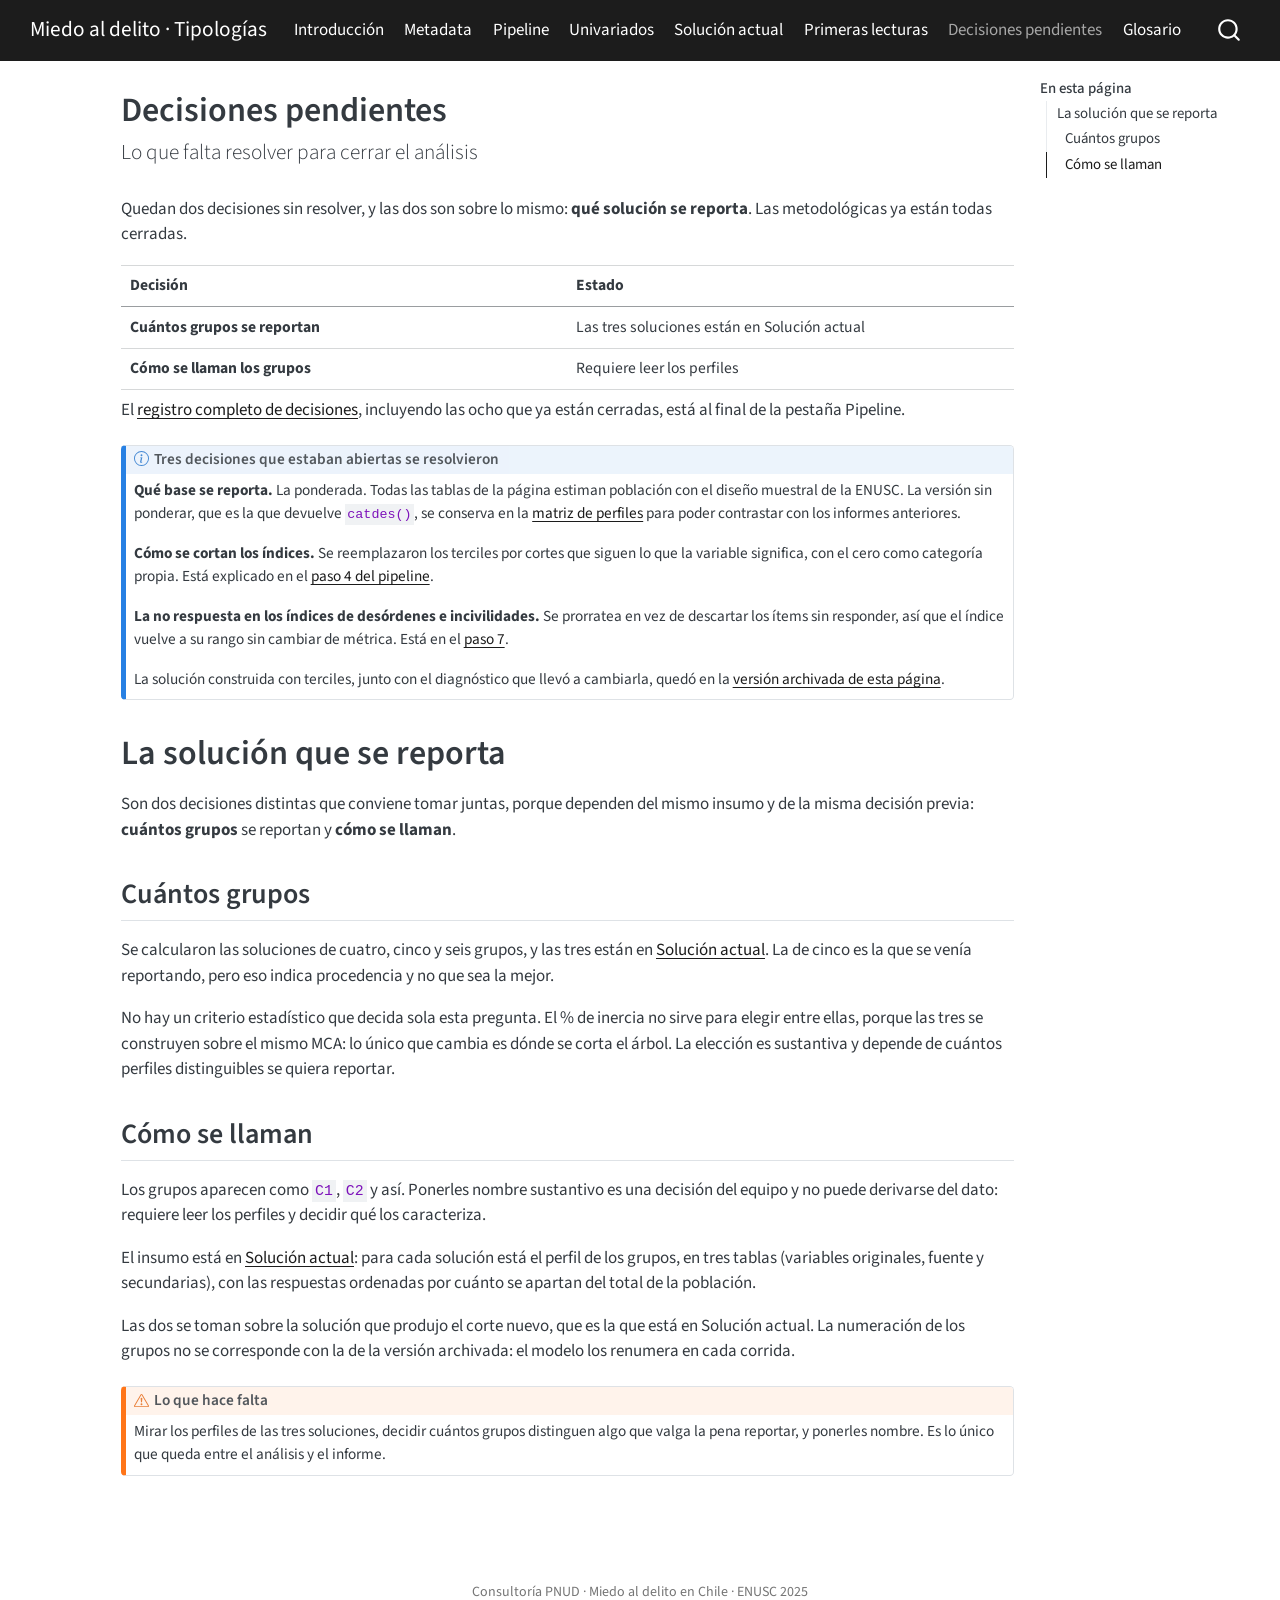
<file: docs/decisiones.html>
<!DOCTYPE html>
<html xmlns="http://www.w3.org/1999/xhtml" lang="es" xml:lang="es"><head>

<meta charset="utf-8">
<meta name="generator" content="quarto-1.8.27">

<meta name="viewport" content="width=device-width, initial-scale=1.0, user-scalable=yes">


<title>Decisiones pendientes – Miedo al delito · Tipologías</title>
<style>
code{white-space: pre-wrap;}
span.smallcaps{font-variant: small-caps;}
div.columns{display: flex; gap: min(4vw, 1.5em);}
div.column{flex: auto; overflow-x: auto;}
div.hanging-indent{margin-left: 1.5em; text-indent: -1.5em;}
ul.task-list{list-style: none;}
ul.task-list li input[type="checkbox"] {
  width: 0.8em;
  margin: 0 0.8em 0.2em -1em; /* quarto-specific, see https://github.com/quarto-dev/quarto-cli/issues/4556 */ 
  vertical-align: middle;
}
</style>


<script src="site_libs/quarto-nav/quarto-nav.js"></script>
<script src="site_libs/quarto-nav/headroom.min.js"></script>
<script src="site_libs/clipboard/clipboard.min.js"></script>
<script src="site_libs/quarto-search/autocomplete.umd.js"></script>
<script src="site_libs/quarto-search/fuse.min.js"></script>
<script src="site_libs/quarto-search/quarto-search.js"></script>
<meta name="quarto:offset" content="./">
<script src="site_libs/quarto-html/quarto.js" type="module"></script>
<script src="site_libs/quarto-html/tabsets/tabsets.js" type="module"></script>
<script src="site_libs/quarto-html/axe/axe-check.js" type="module"></script>
<script src="site_libs/quarto-html/popper.min.js"></script>
<script src="site_libs/quarto-html/tippy.umd.min.js"></script>
<script src="site_libs/quarto-html/anchor.min.js"></script>
<link href="site_libs/quarto-html/tippy.css" rel="stylesheet">
<link href="site_libs/quarto-html/quarto-syntax-highlighting-ed96de9b727972fe78a7b5d16c58bf87.css" rel="stylesheet" id="quarto-text-highlighting-styles">
<script src="site_libs/bootstrap/bootstrap.min.js"></script>
<link href="site_libs/bootstrap/bootstrap-icons.css" rel="stylesheet">
<link href="site_libs/bootstrap/bootstrap-294506ca1d7cb857067173e8022ca1b0.min.css" rel="stylesheet" append-hash="true" id="quarto-bootstrap" data-mode="light">
<script id="quarto-search-options" type="application/json">{
  "location": "navbar",
  "copy-button": false,
  "collapse-after": 3,
  "panel-placement": "end",
  "type": "overlay",
  "limit": 50,
  "keyboard-shortcut": [
    "f",
    "/",
    "s"
  ],
  "show-item-context": false,
  "language": {
    "search-no-results-text": "No se han encontrado resultados",
    "search-matching-documents-text": "documentos encontrados",
    "search-copy-link-title": "Copiar el enlace en la búsqueda",
    "search-hide-matches-text": "Ocultar resultados adicionales",
    "search-more-match-text": "resultado adicional en este documento",
    "search-more-matches-text": "resultados adicionales en este documento",
    "search-clear-button-title": "Borrar",
    "search-text-placeholder": "",
    "search-detached-cancel-button-title": "Cancelar",
    "search-submit-button-title": "Enviar",
    "search-label": "Buscar"
  }
}</script>


</head>

<body class="nav-fixed quarto-light">

<div id="quarto-search-results"></div>
  <header id="quarto-header" class="headroom fixed-top">
    <nav class="navbar navbar-expand-lg " data-bs-theme="dark">
      <div class="navbar-container container-fluid">
      <div class="navbar-brand-container mx-auto">
    <a class="navbar-brand" href="./index.html">
    <span class="navbar-title">Miedo al delito · Tipologías</span>
    </a>
  </div>
            <div id="quarto-search" class="" title="Buscar"></div>
          <button class="navbar-toggler" type="button" data-bs-toggle="collapse" data-bs-target="#navbarCollapse" aria-controls="navbarCollapse" role="menu" aria-expanded="false" aria-label="Navegación de palanca" onclick="if (window.quartoToggleHeadroom) { window.quartoToggleHeadroom(); }">
  <span class="navbar-toggler-icon"></span>
</button>
          <div class="collapse navbar-collapse" id="navbarCollapse">
            <ul class="navbar-nav navbar-nav-scroll me-auto">
  <li class="nav-item">
    <a class="nav-link" href="./index.html"> 
<span class="menu-text">Introducción</span></a>
  </li>  
  <li class="nav-item">
    <a class="nav-link" href="./metadata.html"> 
<span class="menu-text">Metadata</span></a>
  </li>  
  <li class="nav-item">
    <a class="nav-link" href="./pipeline.html"> 
<span class="menu-text">Pipeline</span></a>
  </li>  
  <li class="nav-item">
    <a class="nav-link" href="./univariados.html"> 
<span class="menu-text">Univariados</span></a>
  </li>  
  <li class="nav-item">
    <a class="nav-link" href="./solucion-actual.html"> 
<span class="menu-text">Solución actual</span></a>
  </li>  
  <li class="nav-item">
    <a class="nav-link" href="./primeras-lecturas.html"> 
<span class="menu-text">Primeras lecturas</span></a>
  </li>  
  <li class="nav-item">
    <a class="nav-link active" href="./decisiones.html" aria-current="page"> 
<span class="menu-text">Decisiones pendientes</span></a>
  </li>  
  <li class="nav-item">
    <a class="nav-link" href="./glosario.html"> 
<span class="menu-text">Glosario</span></a>
  </li>  
</ul>
          </div> <!-- /navcollapse -->
            <div class="quarto-navbar-tools">
</div>
      </div> <!-- /container-fluid -->
    </nav>
</header>
<!-- content -->
<div id="quarto-content" class="quarto-container page-columns page-rows-contents page-layout-article page-navbar">
<!-- sidebar -->
<!-- margin-sidebar -->
    <div id="quarto-margin-sidebar" class="sidebar margin-sidebar">
        <nav id="TOC" role="doc-toc" class="toc-active">
    <h2 id="toc-title">En esta página</h2>
   
  <ul>
  <li><a href="#la-solución-que-se-reporta" id="toc-la-solución-que-se-reporta" class="nav-link active" data-scroll-target="#la-solución-que-se-reporta">La solución que se reporta</a>
  <ul class="collapse">
  <li><a href="#cuántos-grupos" id="toc-cuántos-grupos" class="nav-link" data-scroll-target="#cuántos-grupos">Cuántos grupos</a></li>
  <li><a href="#cómo-se-llaman" id="toc-cómo-se-llaman" class="nav-link" data-scroll-target="#cómo-se-llaman">Cómo se llaman</a></li>
  </ul></li>
  </ul>
</nav>
    </div>
<!-- main -->
<main class="content" id="quarto-document-content">

<header id="title-block-header" class="quarto-title-block default">
<div class="quarto-title">
<h1 class="title">Decisiones pendientes</h1>
<p class="subtitle lead">Lo que falta resolver para cerrar el análisis</p>
</div>



<div class="quarto-title-meta">

    
  
    
  </div>
  


</header>


<p>Quedan dos decisiones sin resolver, y las dos son sobre lo mismo: <strong>qué solución se reporta</strong>. Las metodológicas ya están todas cerradas.</p>
<table class="caption-top table">
<colgroup>
<col style="width: 50%">
<col style="width: 50%">
</colgroup>
<thead>
<tr class="header">
<th>Decisión</th>
<th>Estado</th>
</tr>
</thead>
<tbody>
<tr class="odd">
<td><strong>Cuántos grupos se reportan</strong></td>
<td>Las tres soluciones están en Solución actual</td>
</tr>
<tr class="even">
<td><strong>Cómo se llaman los grupos</strong></td>
<td>Requiere leer los perfiles</td>
</tr>
</tbody>
</table>
<p>El <a href="pipeline.html#registro-de-decisiones">registro completo de decisiones</a>, incluyendo las ocho que ya están cerradas, está al final de la pestaña Pipeline.</p>
<div class="callout callout-style-default callout-note callout-titled">
<div class="callout-header d-flex align-content-center">
<div class="callout-icon-container">
<i class="callout-icon"></i>
</div>
<div class="callout-title-container flex-fill">
<span class="screen-reader-only">Nota</span>Tres decisiones que estaban abiertas se resolvieron
</div>
</div>
<div class="callout-body-container callout-body">
<p><strong>Qué base se reporta.</strong> La ponderada. Todas las tablas de la página estiman población con el diseño muestral de la ENUSC. La versión sin ponderar, que es la que devuelve <code>catdes()</code>, se conserva en la <a href="solucion-actual.html#las-dos-bases">matriz de perfiles</a> para poder contrastar con los informes anteriores.</p>
<p><strong>Cómo se cortan los índices.</strong> Se reemplazaron los terciles por cortes que siguen lo que la variable significa, con el cero como categoría propia. Está explicado en el <a href="pipeline.html#categorización">paso 4 del pipeline</a>.</p>
<p><strong>La no respuesta en los índices de desórdenes e incivilidades.</strong> Se prorratea en vez de descartar los ítems sin responder, así que el índice vuelve a su rango sin cambiar de métrica. Está en el <a href="pipeline.html#variables-secundarias">paso 7</a>.</p>
<p>La solución construida con terciles, junto con el diagnóstico que llevó a cambiarla, quedó en la <a href="archivo/2025-08-terciles/index.html">versión archivada de esta página</a>.</p>
</div>
</div>
<section id="la-solución-que-se-reporta" class="level1">
<h1>La solución que se reporta</h1>
<p>Son dos decisiones distintas que conviene tomar juntas, porque dependen del mismo insumo y de la misma decisión previa: <strong>cuántos grupos</strong> se reportan y <strong>cómo se llaman</strong>.</p>
<section id="cuántos-grupos" class="level2">
<h2 class="anchored" data-anchor-id="cuántos-grupos">Cuántos grupos</h2>
<p>Se calcularon las soluciones de cuatro, cinco y seis grupos, y las tres están en <a href="solucion-actual.html">Solución actual</a>. La de cinco es la que se venía reportando, pero eso indica procedencia y no que sea la mejor.</p>
<p>No hay un criterio estadístico que decida sola esta pregunta. El % de inercia no sirve para elegir entre ellas, porque las tres se construyen sobre el mismo MCA: lo único que cambia es dónde se corta el árbol. La elección es sustantiva y depende de cuántos perfiles distinguibles se quiera reportar.</p>
</section>
<section id="cómo-se-llaman" class="level2">
<h2 class="anchored" data-anchor-id="cómo-se-llaman">Cómo se llaman</h2>
<p>Los grupos aparecen como <code>C1</code>, <code>C2</code> y así. Ponerles nombre sustantivo es una decisión del equipo y no puede derivarse del dato: requiere leer los perfiles y decidir qué los caracteriza.</p>
<p>El insumo está en <a href="solucion-actual.html">Solución actual</a>: para cada solución está el perfil de los grupos, en tres tablas (variables originales, fuente y secundarias), con las respuestas ordenadas por cuánto se apartan del total de la población.</p>
<p>Las dos se toman sobre la solución que produjo el corte nuevo, que es la que está en Solución actual. La numeración de los grupos no se corresponde con la de la versión archivada: el modelo los renumera en cada corrida.</p>
<div class="callout callout-style-default callout-warning callout-titled">
<div class="callout-header d-flex align-content-center">
<div class="callout-icon-container">
<i class="callout-icon"></i>
</div>
<div class="callout-title-container flex-fill">
<span class="screen-reader-only">Advertencia</span>Lo que hace falta
</div>
</div>
<div class="callout-body-container callout-body">
<p>Mirar los perfiles de las tres soluciones, decidir cuántos grupos distinguen algo que valga la pena reportar, y ponerles nombre. Es lo único que queda entre el análisis y el informe.</p>
</div>
</div>


</section>
</section>

</main> <!-- /main -->
<script id="quarto-html-after-body" type="application/javascript">
  window.document.addEventListener("DOMContentLoaded", function (event) {
    const icon = "";
    const anchorJS = new window.AnchorJS();
    anchorJS.options = {
      placement: 'right',
      icon: icon
    };
    anchorJS.add('.anchored');
    const isCodeAnnotation = (el) => {
      for (const clz of el.classList) {
        if (clz.startsWith('code-annotation-')) {                     
          return true;
        }
      }
      return false;
    }
    const onCopySuccess = function(e) {
      // button target
      const button = e.trigger;
      // don't keep focus
      button.blur();
      // flash "checked"
      button.classList.add('code-copy-button-checked');
      var currentTitle = button.getAttribute("title");
      button.setAttribute("title", "Copiado");
      let tooltip;
      if (window.bootstrap) {
        button.setAttribute("data-bs-toggle", "tooltip");
        button.setAttribute("data-bs-placement", "left");
        button.setAttribute("data-bs-title", "Copiado");
        tooltip = new bootstrap.Tooltip(button, 
          { trigger: "manual", 
            customClass: "code-copy-button-tooltip",
            offset: [0, -8]});
        tooltip.show();    
      }
      setTimeout(function() {
        if (tooltip) {
          tooltip.hide();
          button.removeAttribute("data-bs-title");
          button.removeAttribute("data-bs-toggle");
          button.removeAttribute("data-bs-placement");
        }
        button.setAttribute("title", currentTitle);
        button.classList.remove('code-copy-button-checked');
      }, 1000);
      // clear code selection
      e.clearSelection();
    }
    const getTextToCopy = function(trigger) {
      const outerScaffold = trigger.parentElement.cloneNode(true);
      const codeEl = outerScaffold.querySelector('code');
      for (const childEl of codeEl.children) {
        if (isCodeAnnotation(childEl)) {
          childEl.remove();
        }
      }
      return codeEl.innerText;
    }
    const clipboard = new window.ClipboardJS('.code-copy-button:not([data-in-quarto-modal])', {
      text: getTextToCopy
    });
    clipboard.on('success', onCopySuccess);
    if (window.document.getElementById('quarto-embedded-source-code-modal')) {
      const clipboardModal = new window.ClipboardJS('.code-copy-button[data-in-quarto-modal]', {
        text: getTextToCopy,
        container: window.document.getElementById('quarto-embedded-source-code-modal')
      });
      clipboardModal.on('success', onCopySuccess);
    }
      var localhostRegex = new RegExp(/^(?:http|https):\/\/localhost\:?[0-9]*\//);
      var mailtoRegex = new RegExp(/^mailto:/);
        var filterRegex = new RegExp('/' + window.location.host + '/');
      var isInternal = (href) => {
          return filterRegex.test(href) || localhostRegex.test(href) || mailtoRegex.test(href);
      }
      // Inspect non-navigation links and adorn them if external
     var links = window.document.querySelectorAll('a[href]:not(.nav-link):not(.navbar-brand):not(.toc-action):not(.sidebar-link):not(.sidebar-item-toggle):not(.pagination-link):not(.no-external):not([aria-hidden]):not(.dropdown-item):not(.quarto-navigation-tool):not(.about-link)');
      for (var i=0; i<links.length; i++) {
        const link = links[i];
        if (!isInternal(link.href)) {
          // undo the damage that might have been done by quarto-nav.js in the case of
          // links that we want to consider external
          if (link.dataset.originalHref !== undefined) {
            link.href = link.dataset.originalHref;
          }
        }
      }
    function tippyHover(el, contentFn, onTriggerFn, onUntriggerFn) {
      const config = {
        allowHTML: true,
        maxWidth: 500,
        delay: 100,
        arrow: false,
        appendTo: function(el) {
            return el.parentElement;
        },
        interactive: true,
        interactiveBorder: 10,
        theme: 'quarto',
        placement: 'bottom-start',
      };
      if (contentFn) {
        config.content = contentFn;
      }
      if (onTriggerFn) {
        config.onTrigger = onTriggerFn;
      }
      if (onUntriggerFn) {
        config.onUntrigger = onUntriggerFn;
      }
      window.tippy(el, config); 
    }
    const noterefs = window.document.querySelectorAll('a[role="doc-noteref"]');
    for (var i=0; i<noterefs.length; i++) {
      const ref = noterefs[i];
      tippyHover(ref, function() {
        // use id or data attribute instead here
        let href = ref.getAttribute('data-footnote-href') || ref.getAttribute('href');
        try { href = new URL(href).hash; } catch {}
        const id = href.replace(/^#\/?/, "");
        const note = window.document.getElementById(id);
        if (note) {
          return note.innerHTML;
        } else {
          return "";
        }
      });
    }
    const xrefs = window.document.querySelectorAll('a.quarto-xref');
    const processXRef = (id, note) => {
      // Strip column container classes
      const stripColumnClz = (el) => {
        el.classList.remove("page-full", "page-columns");
        if (el.children) {
          for (const child of el.children) {
            stripColumnClz(child);
          }
        }
      }
      stripColumnClz(note)
      if (id === null || id.startsWith('sec-')) {
        // Special case sections, only their first couple elements
        const container = document.createElement("div");
        if (note.children && note.children.length > 2) {
          container.appendChild(note.children[0].cloneNode(true));
          for (let i = 1; i < note.children.length; i++) {
            const child = note.children[i];
            if (child.tagName === "P" && child.innerText === "") {
              continue;
            } else {
              container.appendChild(child.cloneNode(true));
              break;
            }
          }
          if (window.Quarto?.typesetMath) {
            window.Quarto.typesetMath(container);
          }
          return container.innerHTML
        } else {
          if (window.Quarto?.typesetMath) {
            window.Quarto.typesetMath(note);
          }
          return note.innerHTML;
        }
      } else {
        // Remove any anchor links if they are present
        const anchorLink = note.querySelector('a.anchorjs-link');
        if (anchorLink) {
          anchorLink.remove();
        }
        if (window.Quarto?.typesetMath) {
          window.Quarto.typesetMath(note);
        }
        if (note.classList.contains("callout")) {
          return note.outerHTML;
        } else {
          return note.innerHTML;
        }
      }
    }
    for (var i=0; i<xrefs.length; i++) {
      const xref = xrefs[i];
      tippyHover(xref, undefined, function(instance) {
        instance.disable();
        let url = xref.getAttribute('href');
        let hash = undefined; 
        if (url.startsWith('#')) {
          hash = url;
        } else {
          try { hash = new URL(url).hash; } catch {}
        }
        if (hash) {
          const id = hash.replace(/^#\/?/, "");
          const note = window.document.getElementById(id);
          if (note !== null) {
            try {
              const html = processXRef(id, note.cloneNode(true));
              instance.setContent(html);
            } finally {
              instance.enable();
              instance.show();
            }
          } else {
            // See if we can fetch this
            fetch(url.split('#')[0])
            .then(res => res.text())
            .then(html => {
              const parser = new DOMParser();
              const htmlDoc = parser.parseFromString(html, "text/html");
              const note = htmlDoc.getElementById(id);
              if (note !== null) {
                const html = processXRef(id, note);
                instance.setContent(html);
              } 
            }).finally(() => {
              instance.enable();
              instance.show();
            });
          }
        } else {
          // See if we can fetch a full url (with no hash to target)
          // This is a special case and we should probably do some content thinning / targeting
          fetch(url)
          .then(res => res.text())
          .then(html => {
            const parser = new DOMParser();
            const htmlDoc = parser.parseFromString(html, "text/html");
            const note = htmlDoc.querySelector('main.content');
            if (note !== null) {
              // This should only happen for chapter cross references
              // (since there is no id in the URL)
              // remove the first header
              if (note.children.length > 0 && note.children[0].tagName === "HEADER") {
                note.children[0].remove();
              }
              const html = processXRef(null, note);
              instance.setContent(html);
            } 
          }).finally(() => {
            instance.enable();
            instance.show();
          });
        }
      }, function(instance) {
      });
    }
        let selectedAnnoteEl;
        const selectorForAnnotation = ( cell, annotation) => {
          let cellAttr = 'data-code-cell="' + cell + '"';
          let lineAttr = 'data-code-annotation="' +  annotation + '"';
          const selector = 'span[' + cellAttr + '][' + lineAttr + ']';
          return selector;
        }
        const selectCodeLines = (annoteEl) => {
          const doc = window.document;
          const targetCell = annoteEl.getAttribute("data-target-cell");
          const targetAnnotation = annoteEl.getAttribute("data-target-annotation");
          const annoteSpan = window.document.querySelector(selectorForAnnotation(targetCell, targetAnnotation));
          const lines = annoteSpan.getAttribute("data-code-lines").split(",");
          const lineIds = lines.map((line) => {
            return targetCell + "-" + line;
          })
          let top = null;
          let height = null;
          let parent = null;
          if (lineIds.length > 0) {
              //compute the position of the single el (top and bottom and make a div)
              const el = window.document.getElementById(lineIds[0]);
              top = el.offsetTop;
              height = el.offsetHeight;
              parent = el.parentElement.parentElement;
            if (lineIds.length > 1) {
              const lastEl = window.document.getElementById(lineIds[lineIds.length - 1]);
              const bottom = lastEl.offsetTop + lastEl.offsetHeight;
              height = bottom - top;
            }
            if (top !== null && height !== null && parent !== null) {
              // cook up a div (if necessary) and position it 
              let div = window.document.getElementById("code-annotation-line-highlight");
              if (div === null) {
                div = window.document.createElement("div");
                div.setAttribute("id", "code-annotation-line-highlight");
                div.style.position = 'absolute';
                parent.appendChild(div);
              }
              div.style.top = top - 2 + "px";
              div.style.height = height + 4 + "px";
              div.style.left = 0;
              let gutterDiv = window.document.getElementById("code-annotation-line-highlight-gutter");
              if (gutterDiv === null) {
                gutterDiv = window.document.createElement("div");
                gutterDiv.setAttribute("id", "code-annotation-line-highlight-gutter");
                gutterDiv.style.position = 'absolute';
                const codeCell = window.document.getElementById(targetCell);
                const gutter = codeCell.querySelector('.code-annotation-gutter');
                gutter.appendChild(gutterDiv);
              }
              gutterDiv.style.top = top - 2 + "px";
              gutterDiv.style.height = height + 4 + "px";
            }
            selectedAnnoteEl = annoteEl;
          }
        };
        const unselectCodeLines = () => {
          const elementsIds = ["code-annotation-line-highlight", "code-annotation-line-highlight-gutter"];
          elementsIds.forEach((elId) => {
            const div = window.document.getElementById(elId);
            if (div) {
              div.remove();
            }
          });
          selectedAnnoteEl = undefined;
        };
          // Handle positioning of the toggle
      window.addEventListener(
        "resize",
        throttle(() => {
          elRect = undefined;
          if (selectedAnnoteEl) {
            selectCodeLines(selectedAnnoteEl);
          }
        }, 10)
      );
      function throttle(fn, ms) {
      let throttle = false;
      let timer;
        return (...args) => {
          if(!throttle) { // first call gets through
              fn.apply(this, args);
              throttle = true;
          } else { // all the others get throttled
              if(timer) clearTimeout(timer); // cancel #2
              timer = setTimeout(() => {
                fn.apply(this, args);
                timer = throttle = false;
              }, ms);
          }
        };
      }
        // Attach click handler to the DT
        const annoteDls = window.document.querySelectorAll('dt[data-target-cell]');
        for (const annoteDlNode of annoteDls) {
          annoteDlNode.addEventListener('click', (event) => {
            const clickedEl = event.target;
            if (clickedEl !== selectedAnnoteEl) {
              unselectCodeLines();
              const activeEl = window.document.querySelector('dt[data-target-cell].code-annotation-active');
              if (activeEl) {
                activeEl.classList.remove('code-annotation-active');
              }
              selectCodeLines(clickedEl);
              clickedEl.classList.add('code-annotation-active');
            } else {
              // Unselect the line
              unselectCodeLines();
              clickedEl.classList.remove('code-annotation-active');
            }
          });
        }
    const findCites = (el) => {
      const parentEl = el.parentElement;
      if (parentEl) {
        const cites = parentEl.dataset.cites;
        if (cites) {
          return {
            el,
            cites: cites.split(' ')
          };
        } else {
          return findCites(el.parentElement)
        }
      } else {
        return undefined;
      }
    };
    var bibliorefs = window.document.querySelectorAll('a[role="doc-biblioref"]');
    for (var i=0; i<bibliorefs.length; i++) {
      const ref = bibliorefs[i];
      const citeInfo = findCites(ref);
      if (citeInfo) {
        tippyHover(citeInfo.el, function() {
          var popup = window.document.createElement('div');
          citeInfo.cites.forEach(function(cite) {
            var citeDiv = window.document.createElement('div');
            citeDiv.classList.add('hanging-indent');
            citeDiv.classList.add('csl-entry');
            var biblioDiv = window.document.getElementById('ref-' + cite);
            if (biblioDiv) {
              citeDiv.innerHTML = biblioDiv.innerHTML;
            }
            popup.appendChild(citeDiv);
          });
          return popup.innerHTML;
        });
      }
    }
  });
  </script>
</div> <!-- /content -->
<footer class="footer">
  <div class="nav-footer">
    <div class="nav-footer-left">
      &nbsp;
    </div>   
    <div class="nav-footer-center">
<p>Consultoría PNUD · Miedo al delito en Chile · ENUSC 2025</p>
</div>
    <div class="nav-footer-right">
      &nbsp;
    </div>
  </div>
</footer>




</body></html>
</file>
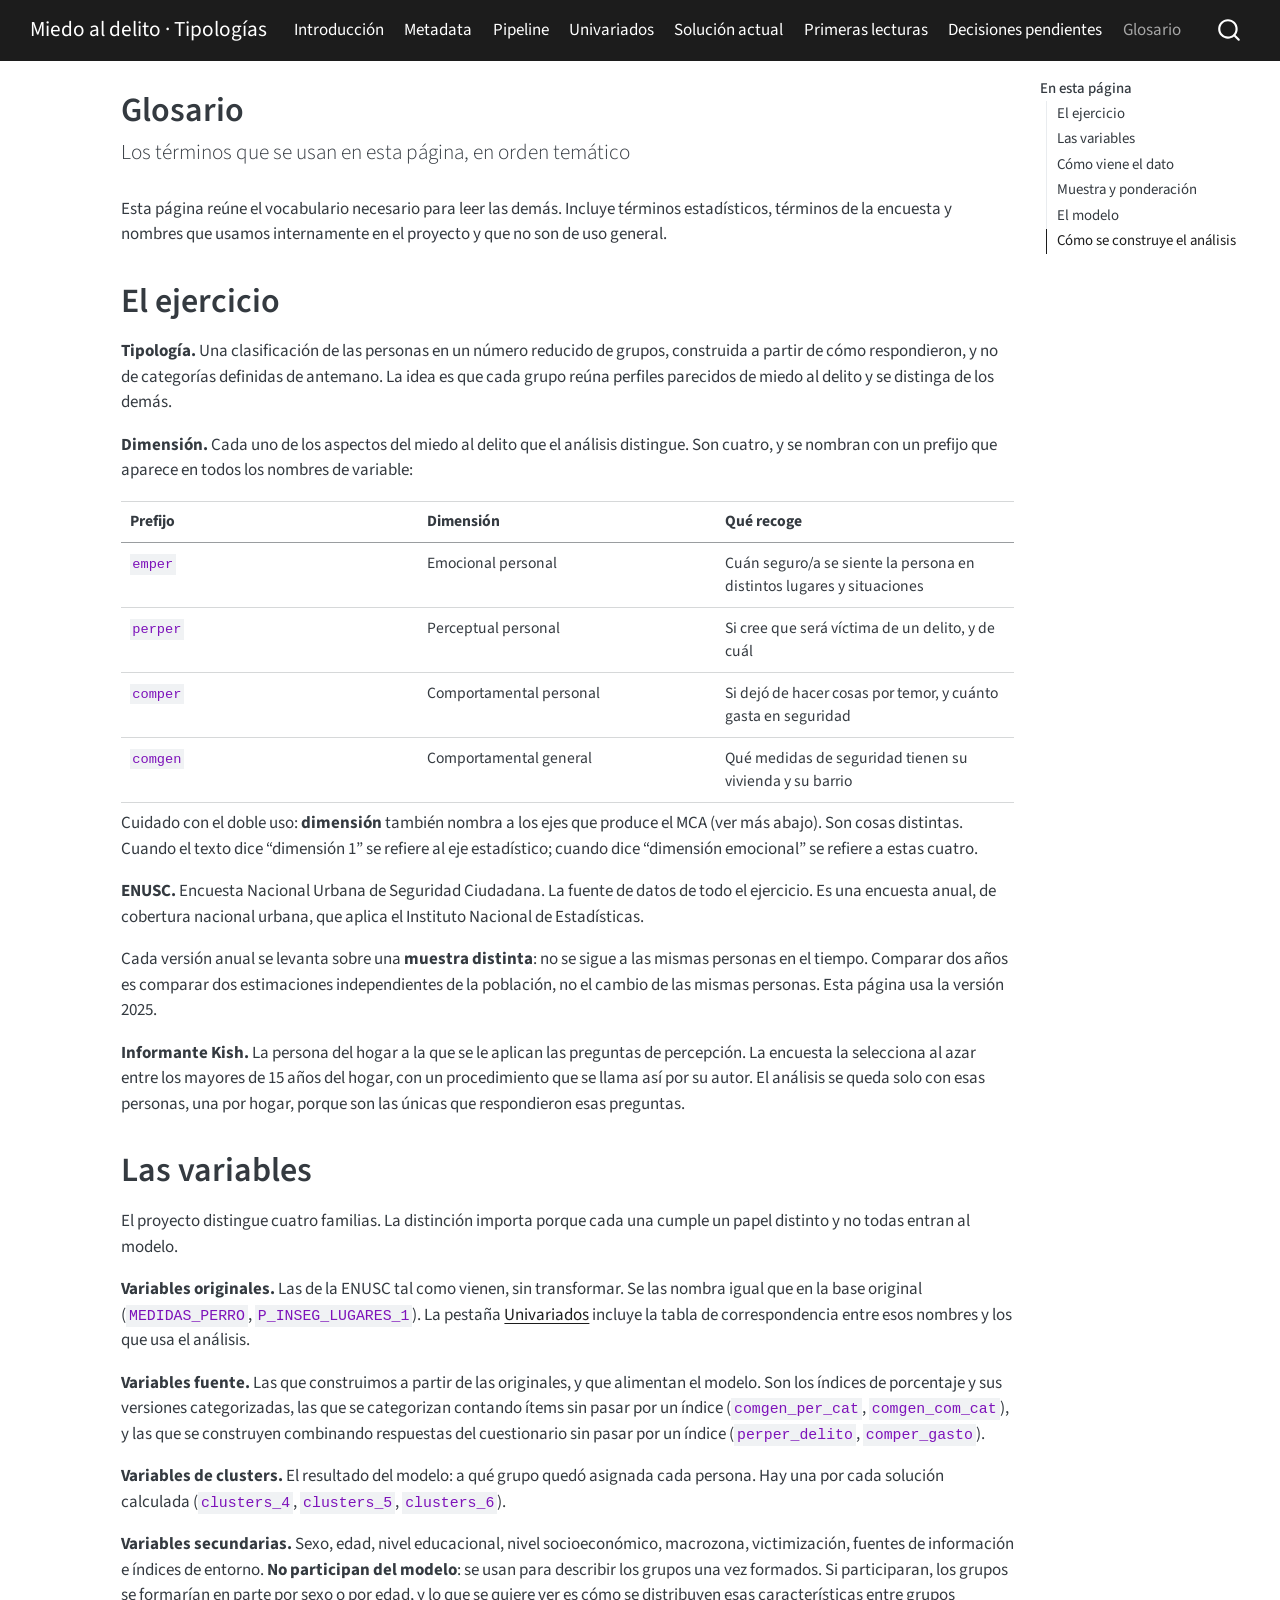
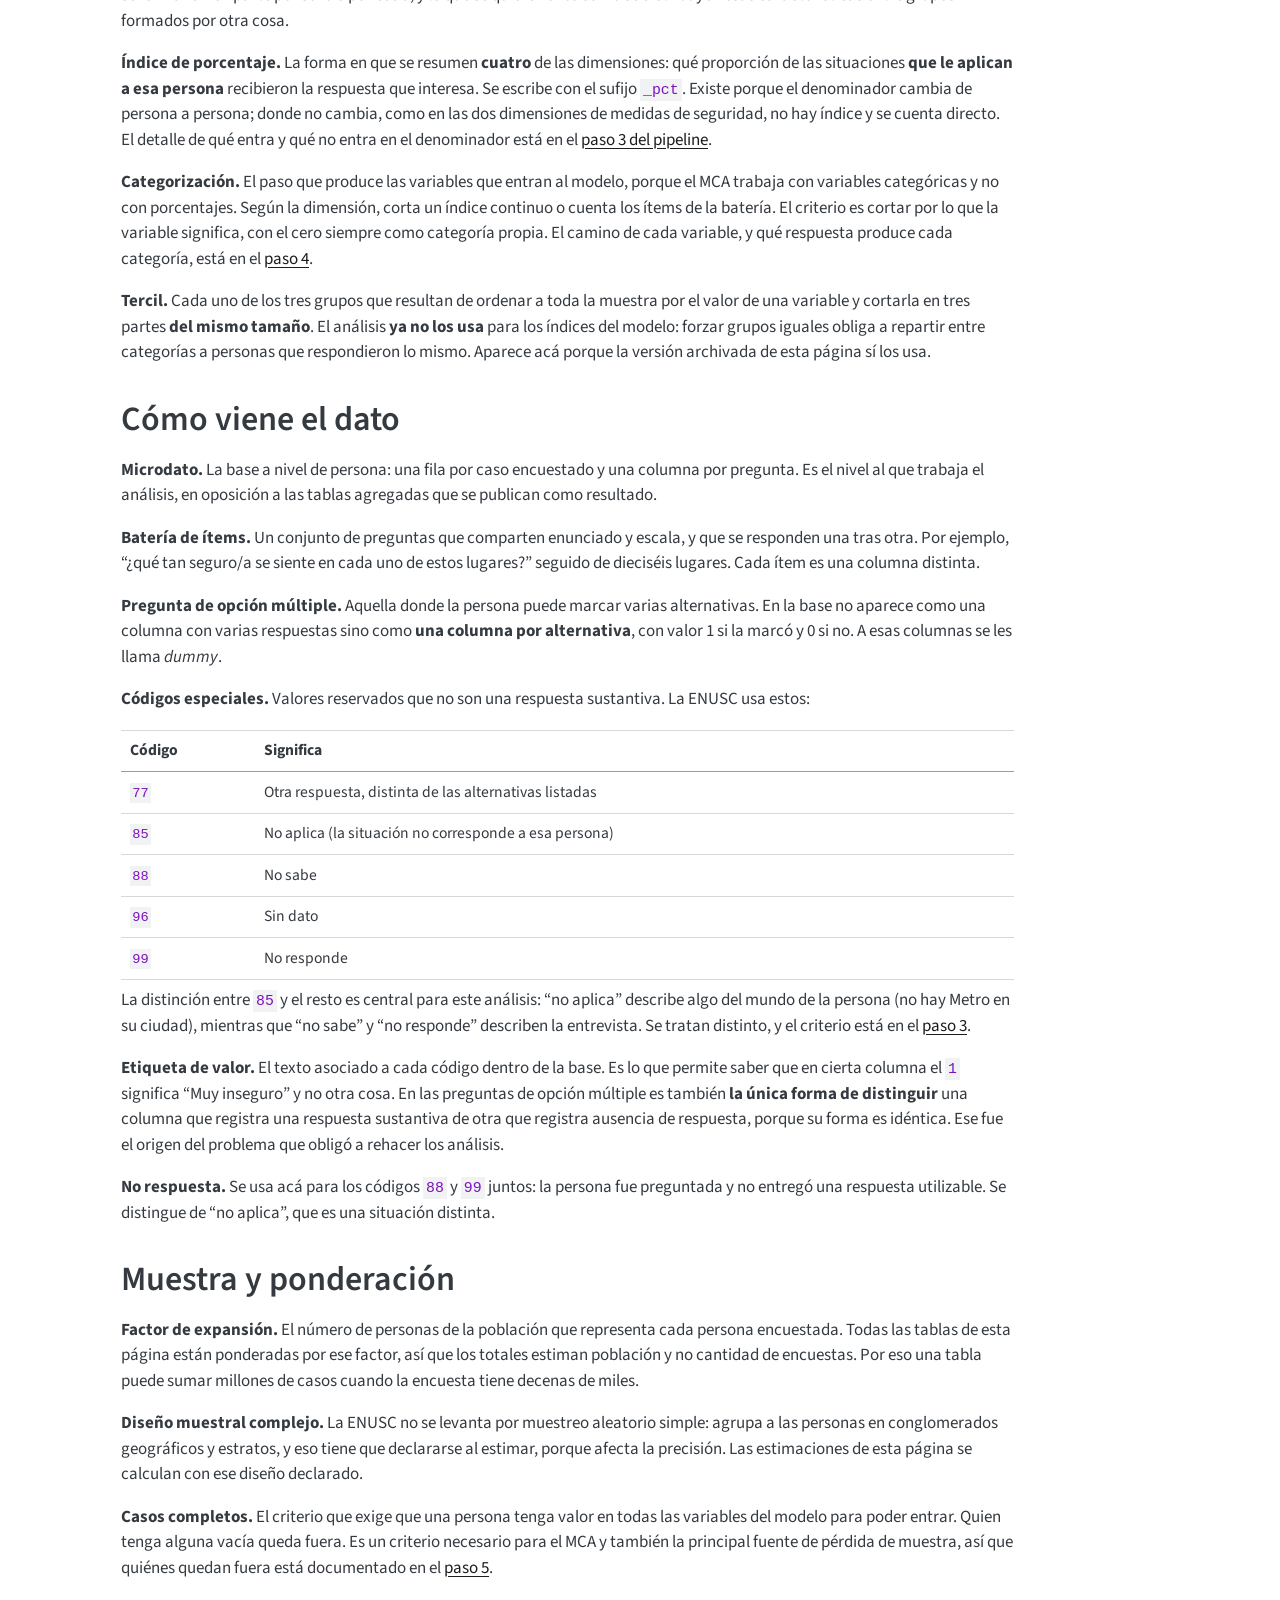
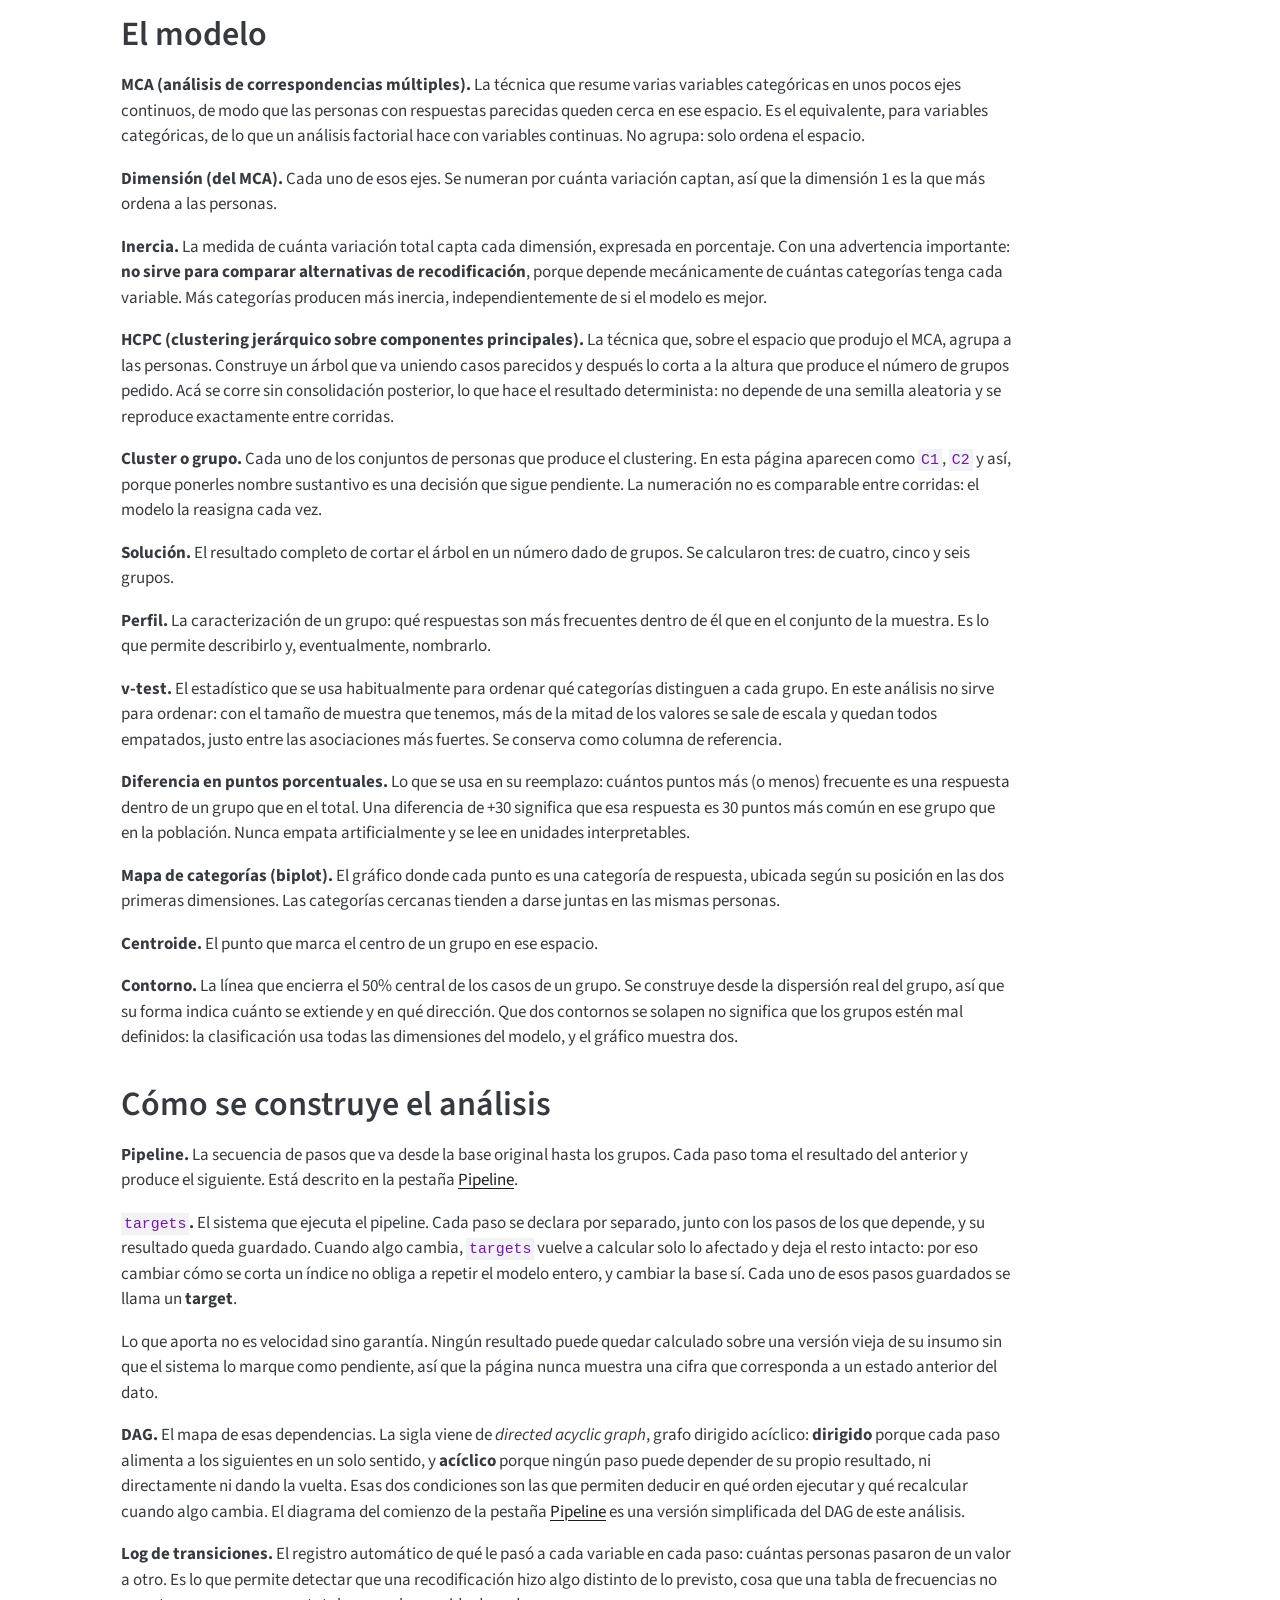
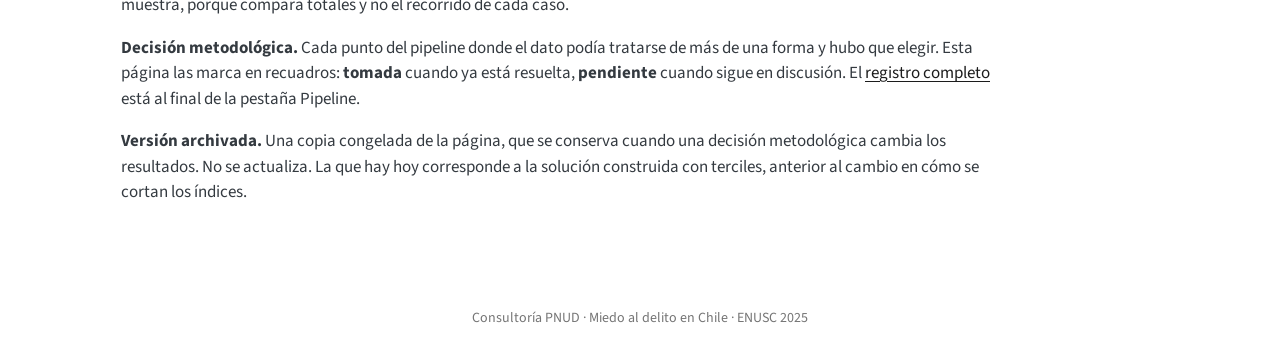
<file: docs/glosario.html>
<!DOCTYPE html>
<html xmlns="http://www.w3.org/1999/xhtml" lang="es" xml:lang="es"><head>

<meta charset="utf-8">
<meta name="generator" content="quarto-1.8.27">

<meta name="viewport" content="width=device-width, initial-scale=1.0, user-scalable=yes">


<title>Glosario – Miedo al delito · Tipologías</title>
<style>
code{white-space: pre-wrap;}
span.smallcaps{font-variant: small-caps;}
div.columns{display: flex; gap: min(4vw, 1.5em);}
div.column{flex: auto; overflow-x: auto;}
div.hanging-indent{margin-left: 1.5em; text-indent: -1.5em;}
ul.task-list{list-style: none;}
ul.task-list li input[type="checkbox"] {
  width: 0.8em;
  margin: 0 0.8em 0.2em -1em; /* quarto-specific, see https://github.com/quarto-dev/quarto-cli/issues/4556 */ 
  vertical-align: middle;
}
</style>


<script src="site_libs/quarto-nav/quarto-nav.js"></script>
<script src="site_libs/quarto-nav/headroom.min.js"></script>
<script src="site_libs/clipboard/clipboard.min.js"></script>
<script src="site_libs/quarto-search/autocomplete.umd.js"></script>
<script src="site_libs/quarto-search/fuse.min.js"></script>
<script src="site_libs/quarto-search/quarto-search.js"></script>
<meta name="quarto:offset" content="./">
<script src="site_libs/quarto-html/quarto.js" type="module"></script>
<script src="site_libs/quarto-html/tabsets/tabsets.js" type="module"></script>
<script src="site_libs/quarto-html/axe/axe-check.js" type="module"></script>
<script src="site_libs/quarto-html/popper.min.js"></script>
<script src="site_libs/quarto-html/tippy.umd.min.js"></script>
<script src="site_libs/quarto-html/anchor.min.js"></script>
<link href="site_libs/quarto-html/tippy.css" rel="stylesheet">
<link href="site_libs/quarto-html/quarto-syntax-highlighting-ed96de9b727972fe78a7b5d16c58bf87.css" rel="stylesheet" id="quarto-text-highlighting-styles">
<script src="site_libs/bootstrap/bootstrap.min.js"></script>
<link href="site_libs/bootstrap/bootstrap-icons.css" rel="stylesheet">
<link href="site_libs/bootstrap/bootstrap-294506ca1d7cb857067173e8022ca1b0.min.css" rel="stylesheet" append-hash="true" id="quarto-bootstrap" data-mode="light">
<script id="quarto-search-options" type="application/json">{
  "location": "navbar",
  "copy-button": false,
  "collapse-after": 3,
  "panel-placement": "end",
  "type": "overlay",
  "limit": 50,
  "keyboard-shortcut": [
    "f",
    "/",
    "s"
  ],
  "show-item-context": false,
  "language": {
    "search-no-results-text": "No se han encontrado resultados",
    "search-matching-documents-text": "documentos encontrados",
    "search-copy-link-title": "Copiar el enlace en la búsqueda",
    "search-hide-matches-text": "Ocultar resultados adicionales",
    "search-more-match-text": "resultado adicional en este documento",
    "search-more-matches-text": "resultados adicionales en este documento",
    "search-clear-button-title": "Borrar",
    "search-text-placeholder": "",
    "search-detached-cancel-button-title": "Cancelar",
    "search-submit-button-title": "Enviar",
    "search-label": "Buscar"
  }
}</script>


</head>

<body class="nav-fixed quarto-light">

<div id="quarto-search-results"></div>
  <header id="quarto-header" class="headroom fixed-top">
    <nav class="navbar navbar-expand-lg " data-bs-theme="dark">
      <div class="navbar-container container-fluid">
      <div class="navbar-brand-container mx-auto">
    <a class="navbar-brand" href="./index.html">
    <span class="navbar-title">Miedo al delito · Tipologías</span>
    </a>
  </div>
            <div id="quarto-search" class="" title="Buscar"></div>
          <button class="navbar-toggler" type="button" data-bs-toggle="collapse" data-bs-target="#navbarCollapse" aria-controls="navbarCollapse" role="menu" aria-expanded="false" aria-label="Navegación de palanca" onclick="if (window.quartoToggleHeadroom) { window.quartoToggleHeadroom(); }">
  <span class="navbar-toggler-icon"></span>
</button>
          <div class="collapse navbar-collapse" id="navbarCollapse">
            <ul class="navbar-nav navbar-nav-scroll me-auto">
  <li class="nav-item">
    <a class="nav-link" href="./index.html"> 
<span class="menu-text">Introducción</span></a>
  </li>  
  <li class="nav-item">
    <a class="nav-link" href="./metadata.html"> 
<span class="menu-text">Metadata</span></a>
  </li>  
  <li class="nav-item">
    <a class="nav-link" href="./pipeline.html"> 
<span class="menu-text">Pipeline</span></a>
  </li>  
  <li class="nav-item">
    <a class="nav-link" href="./univariados.html"> 
<span class="menu-text">Univariados</span></a>
  </li>  
  <li class="nav-item">
    <a class="nav-link" href="./solucion-actual.html"> 
<span class="menu-text">Solución actual</span></a>
  </li>  
  <li class="nav-item">
    <a class="nav-link" href="./primeras-lecturas.html"> 
<span class="menu-text">Primeras lecturas</span></a>
  </li>  
  <li class="nav-item">
    <a class="nav-link" href="./decisiones.html"> 
<span class="menu-text">Decisiones pendientes</span></a>
  </li>  
  <li class="nav-item">
    <a class="nav-link active" href="./glosario.html" aria-current="page"> 
<span class="menu-text">Glosario</span></a>
  </li>  
</ul>
          </div> <!-- /navcollapse -->
            <div class="quarto-navbar-tools">
</div>
      </div> <!-- /container-fluid -->
    </nav>
</header>
<!-- content -->
<div id="quarto-content" class="quarto-container page-columns page-rows-contents page-layout-article page-navbar">
<!-- sidebar -->
<!-- margin-sidebar -->
    <div id="quarto-margin-sidebar" class="sidebar margin-sidebar">
        <nav id="TOC" role="doc-toc" class="toc-active">
    <h2 id="toc-title">En esta página</h2>
   
  <ul>
  <li><a href="#el-ejercicio" id="toc-el-ejercicio" class="nav-link active" data-scroll-target="#el-ejercicio">El ejercicio</a></li>
  <li><a href="#las-variables" id="toc-las-variables" class="nav-link" data-scroll-target="#las-variables">Las variables</a></li>
  <li><a href="#cómo-viene-el-dato" id="toc-cómo-viene-el-dato" class="nav-link" data-scroll-target="#cómo-viene-el-dato">Cómo viene el dato</a></li>
  <li><a href="#muestra-y-ponderación" id="toc-muestra-y-ponderación" class="nav-link" data-scroll-target="#muestra-y-ponderación">Muestra y ponderación</a></li>
  <li><a href="#el-modelo" id="toc-el-modelo" class="nav-link" data-scroll-target="#el-modelo">El modelo</a></li>
  <li><a href="#cómo-se-construye-el-análisis" id="toc-cómo-se-construye-el-análisis" class="nav-link" data-scroll-target="#cómo-se-construye-el-análisis">Cómo se construye el análisis</a></li>
  </ul>
</nav>
    </div>
<!-- main -->
<main class="content" id="quarto-document-content">

<header id="title-block-header" class="quarto-title-block default">
<div class="quarto-title">
<h1 class="title">Glosario</h1>
<p class="subtitle lead">Los términos que se usan en esta página, en orden temático</p>
</div>



<div class="quarto-title-meta">

    
  
    
  </div>
  


</header>


<p>Esta página reúne el vocabulario necesario para leer las demás. Incluye términos estadísticos, términos de la encuesta y nombres que usamos internamente en el proyecto y que no son de uso general.</p>
<section id="el-ejercicio" class="level1">
<h1>El ejercicio</h1>
<p><strong>Tipología.</strong> Una clasificación de las personas en un número reducido de grupos, construida a partir de cómo respondieron, y no de categorías definidas de antemano. La idea es que cada grupo reúna perfiles parecidos de miedo al delito y se distinga de los demás.</p>
<p><strong>Dimensión.</strong> Cada uno de los aspectos del miedo al delito que el análisis distingue. Son cuatro, y se nombran con un prefijo que aparece en todos los nombres de variable:</p>
<table class="caption-top table">
<colgroup>
<col style="width: 33%">
<col style="width: 33%">
<col style="width: 33%">
</colgroup>
<thead>
<tr class="header">
<th>Prefijo</th>
<th>Dimensión</th>
<th>Qué recoge</th>
</tr>
</thead>
<tbody>
<tr class="odd">
<td><code>emper</code></td>
<td>Emocional personal</td>
<td>Cuán seguro/a se siente la persona en distintos lugares y situaciones</td>
</tr>
<tr class="even">
<td><code>perper</code></td>
<td>Perceptual personal</td>
<td>Si cree que será víctima de un delito, y de cuál</td>
</tr>
<tr class="odd">
<td><code>comper</code></td>
<td>Comportamental personal</td>
<td>Si dejó de hacer cosas por temor, y cuánto gasta en seguridad</td>
</tr>
<tr class="even">
<td><code>comgen</code></td>
<td>Comportamental general</td>
<td>Qué medidas de seguridad tienen su vivienda y su barrio</td>
</tr>
</tbody>
</table>
<p>Cuidado con el doble uso: <strong>dimensión</strong> también nombra a los ejes que produce el MCA (ver más abajo). Son cosas distintas. Cuando el texto dice “dimensión 1” se refiere al eje estadístico; cuando dice “dimensión emocional” se refiere a estas cuatro.</p>
<p><strong>ENUSC.</strong> Encuesta Nacional Urbana de Seguridad Ciudadana. La fuente de datos de todo el ejercicio. Es una encuesta anual, de cobertura nacional urbana, que aplica el Instituto Nacional de Estadísticas.</p>
<p>Cada versión anual se levanta sobre una <strong>muestra distinta</strong>: no se sigue a las mismas personas en el tiempo. Comparar dos años es comparar dos estimaciones independientes de la población, no el cambio de las mismas personas. Esta página usa la versión 2025.</p>
<p><strong>Informante Kish.</strong> La persona del hogar a la que se le aplican las preguntas de percepción. La encuesta la selecciona al azar entre los mayores de 15 años del hogar, con un procedimiento que se llama así por su autor. El análisis se queda solo con esas personas, una por hogar, porque son las únicas que respondieron esas preguntas.</p>
</section>
<section id="las-variables" class="level1">
<h1>Las variables</h1>
<p>El proyecto distingue cuatro familias. La distinción importa porque cada una cumple un papel distinto y no todas entran al modelo.</p>
<p><strong>Variables originales.</strong> Las de la ENUSC tal como vienen, sin transformar. Se las nombra igual que en la base original (<code>MEDIDAS_PERRO</code>, <code>P_INSEG_LUGARES_1</code>). La pestaña <a href="univariados.html">Univariados</a> incluye la tabla de correspondencia entre esos nombres y los que usa el análisis.</p>
<p><strong>Variables fuente.</strong> Las que construimos a partir de las originales, y que alimentan el modelo. Son los índices de porcentaje y sus versiones categorizadas, las que se categorizan contando ítems sin pasar por un índice (<code>comgen_per_cat</code>, <code>comgen_com_cat</code>), y las que se construyen combinando respuestas del cuestionario sin pasar por un índice (<code>perper_delito</code>, <code>comper_gasto</code>).</p>
<p><strong>Variables de clusters.</strong> El resultado del modelo: a qué grupo quedó asignada cada persona. Hay una por cada solución calculada (<code>clusters_4</code>, <code>clusters_5</code>, <code>clusters_6</code>).</p>
<p><strong>Variables secundarias.</strong> Sexo, edad, nivel educacional, nivel socioeconómico, macrozona, victimización, fuentes de información e índices de entorno. <strong>No participan del modelo</strong>: se usan para describir los grupos una vez formados. Si participaran, los grupos se formarían en parte por sexo o por edad, y lo que se quiere ver es cómo se distribuyen esas características entre grupos formados por otra cosa.</p>
<p><strong>Índice de porcentaje.</strong> La forma en que se resumen <strong>cuatro</strong> de las dimensiones: qué proporción de las situaciones <strong>que le aplican a esa persona</strong> recibieron la respuesta que interesa. Se escribe con el sufijo <code>_pct</code>. Existe porque el denominador cambia de persona a persona; donde no cambia, como en las dos dimensiones de medidas de seguridad, no hay índice y se cuenta directo. El detalle de qué entra y qué no entra en el denominador está en el <a href="pipeline.html#construcción-de-los-índices">paso 3 del pipeline</a>.</p>
<p><strong>Categorización.</strong> El paso que produce las variables que entran al modelo, porque el MCA trabaja con variables categóricas y no con porcentajes. Según la dimensión, corta un índice continuo o cuenta los ítems de la batería. El criterio es cortar por lo que la variable significa, con el cero siempre como categoría propia. El camino de cada variable, y qué respuesta produce cada categoría, está en el <a href="pipeline.html#categorización">paso 4</a>.</p>
<p><strong>Tercil.</strong> Cada uno de los tres grupos que resultan de ordenar a toda la muestra por el valor de una variable y cortarla en tres partes <strong>del mismo tamaño</strong>. El análisis <strong>ya no los usa</strong> para los índices del modelo: forzar grupos iguales obliga a repartir entre categorías a personas que respondieron lo mismo. Aparece acá porque la versión archivada de esta página sí los usa.</p>
</section>
<section id="cómo-viene-el-dato" class="level1">
<h1>Cómo viene el dato</h1>
<p><strong>Microdato.</strong> La base a nivel de persona: una fila por caso encuestado y una columna por pregunta. Es el nivel al que trabaja el análisis, en oposición a las tablas agregadas que se publican como resultado.</p>
<p><strong>Batería de ítems.</strong> Un conjunto de preguntas que comparten enunciado y escala, y que se responden una tras otra. Por ejemplo, “¿qué tan seguro/a se siente en cada uno de estos lugares?” seguido de dieciséis lugares. Cada ítem es una columna distinta.</p>
<p><strong>Pregunta de opción múltiple.</strong> Aquella donde la persona puede marcar varias alternativas. En la base no aparece como una columna con varias respuestas sino como <strong>una columna por alternativa</strong>, con valor 1 si la marcó y 0 si no. A esas columnas se les llama <em>dummy</em>.</p>
<p><strong>Códigos especiales.</strong> Valores reservados que no son una respuesta sustantiva. La ENUSC usa estos:</p>
<table class="caption-top table">
<thead>
<tr class="header">
<th>Código</th>
<th>Significa</th>
</tr>
</thead>
<tbody>
<tr class="odd">
<td><code>77</code></td>
<td>Otra respuesta, distinta de las alternativas listadas</td>
</tr>
<tr class="even">
<td><code>85</code></td>
<td>No aplica (la situación no corresponde a esa persona)</td>
</tr>
<tr class="odd">
<td><code>88</code></td>
<td>No sabe</td>
</tr>
<tr class="even">
<td><code>96</code></td>
<td>Sin dato</td>
</tr>
<tr class="odd">
<td><code>99</code></td>
<td>No responde</td>
</tr>
</tbody>
</table>
<p>La distinción entre <code>85</code> y el resto es central para este análisis: “no aplica” describe algo del mundo de la persona (no hay Metro en su ciudad), mientras que “no sabe” y “no responde” describen la entrevista. Se tratan distinto, y el criterio está en el <a href="pipeline.html#construcción-de-los-índices">paso 3</a>.</p>
<p><strong>Etiqueta de valor.</strong> El texto asociado a cada código dentro de la base. Es lo que permite saber que en cierta columna el <code>1</code> significa “Muy inseguro” y no otra cosa. En las preguntas de opción múltiple es también <strong>la única forma de distinguir</strong> una columna que registra una respuesta sustantiva de otra que registra ausencia de respuesta, porque su forma es idéntica. Ese fue el origen del problema que obligó a rehacer los análisis.</p>
<p><strong>No respuesta.</strong> Se usa acá para los códigos <code>88</code> y <code>99</code> juntos: la persona fue preguntada y no entregó una respuesta utilizable. Se distingue de “no aplica”, que es una situación distinta.</p>
</section>
<section id="muestra-y-ponderación" class="level1">
<h1>Muestra y ponderación</h1>
<p><strong>Factor de expansión.</strong> El número de personas de la población que representa cada persona encuestada. Todas las tablas de esta página están ponderadas por ese factor, así que los totales estiman población y no cantidad de encuestas. Por eso una tabla puede sumar millones de casos cuando la encuesta tiene decenas de miles.</p>
<p><strong>Diseño muestral complejo.</strong> La ENUSC no se levanta por muestreo aleatorio simple: agrupa a las personas en conglomerados geográficos y estratos, y eso tiene que declararse al estimar, porque afecta la precisión. Las estimaciones de esta página se calculan con ese diseño declarado.</p>
<p><strong>Casos completos.</strong> El criterio que exige que una persona tenga valor en todas las variables del modelo para poder entrar. Quien tenga alguna vacía queda fuera. Es un criterio necesario para el MCA y también la principal fuente de pérdida de muestra, así que quiénes quedan fuera está documentado en el <a href="pipeline.html#preparación-del-modelo">paso 5</a>.</p>
</section>
<section id="el-modelo" class="level1">
<h1>El modelo</h1>
<p><strong>MCA (análisis de correspondencias múltiples).</strong> La técnica que resume varias variables categóricas en unos pocos ejes continuos, de modo que las personas con respuestas parecidas queden cerca en ese espacio. Es el equivalente, para variables categóricas, de lo que un análisis factorial hace con variables continuas. No agrupa: solo ordena el espacio.</p>
<p><strong>Dimensión (del MCA).</strong> Cada uno de esos ejes. Se numeran por cuánta variación captan, así que la dimensión 1 es la que más ordena a las personas.</p>
<p><strong>Inercia.</strong> La medida de cuánta variación total capta cada dimensión, expresada en porcentaje. Con una advertencia importante: <strong>no sirve para comparar alternativas de recodificación</strong>, porque depende mecánicamente de cuántas categorías tenga cada variable. Más categorías producen más inercia, independientemente de si el modelo es mejor.</p>
<p><strong>HCPC (clustering jerárquico sobre componentes principales).</strong> La técnica que, sobre el espacio que produjo el MCA, agrupa a las personas. Construye un árbol que va uniendo casos parecidos y después lo corta a la altura que produce el número de grupos pedido. Acá se corre sin consolidación posterior, lo que hace el resultado determinista: no depende de una semilla aleatoria y se reproduce exactamente entre corridas.</p>
<p><strong>Cluster o grupo.</strong> Cada uno de los conjuntos de personas que produce el clustering. En esta página aparecen como <code>C1</code>, <code>C2</code> y así, porque ponerles nombre sustantivo es una decisión que sigue pendiente. La numeración no es comparable entre corridas: el modelo la reasigna cada vez.</p>
<p><strong>Solución.</strong> El resultado completo de cortar el árbol en un número dado de grupos. Se calcularon tres: de cuatro, cinco y seis grupos.</p>
<p><strong>Perfil.</strong> La caracterización de un grupo: qué respuestas son más frecuentes dentro de él que en el conjunto de la muestra. Es lo que permite describirlo y, eventualmente, nombrarlo.</p>
<p><strong>v-test.</strong> El estadístico que se usa habitualmente para ordenar qué categorías distinguen a cada grupo. En este análisis no sirve para ordenar: con el tamaño de muestra que tenemos, más de la mitad de los valores se sale de escala y quedan todos empatados, justo entre las asociaciones más fuertes. Se conserva como columna de referencia.</p>
<p><strong>Diferencia en puntos porcentuales.</strong> Lo que se usa en su reemplazo: cuántos puntos más (o menos) frecuente es una respuesta dentro de un grupo que en el total. Una diferencia de +30 significa que esa respuesta es 30 puntos más común en ese grupo que en la población. Nunca empata artificialmente y se lee en unidades interpretables.</p>
<p><strong>Mapa de categorías (biplot).</strong> El gráfico donde cada punto es una categoría de respuesta, ubicada según su posición en las dos primeras dimensiones. Las categorías cercanas tienden a darse juntas en las mismas personas.</p>
<p><strong>Centroide.</strong> El punto que marca el centro de un grupo en ese espacio.</p>
<p><strong>Contorno.</strong> La línea que encierra el 50% central de los casos de un grupo. Se construye desde la dispersión real del grupo, así que su forma indica cuánto se extiende y en qué dirección. Que dos contornos se solapen no significa que los grupos estén mal definidos: la clasificación usa todas las dimensiones del modelo, y el gráfico muestra dos.</p>
</section>
<section id="cómo-se-construye-el-análisis" class="level1">
<h1>Cómo se construye el análisis</h1>
<p><strong>Pipeline.</strong> La secuencia de pasos que va desde la base original hasta los grupos. Cada paso toma el resultado del anterior y produce el siguiente. Está descrito en la pestaña <a href="pipeline.html">Pipeline</a>.</p>
<p><strong><code>targets</code>.</strong> El sistema que ejecuta el pipeline. Cada paso se declara por separado, junto con los pasos de los que depende, y su resultado queda guardado. Cuando algo cambia, <code>targets</code> vuelve a calcular solo lo afectado y deja el resto intacto: por eso cambiar cómo se corta un índice no obliga a repetir el modelo entero, y cambiar la base sí. Cada uno de esos pasos guardados se llama un <strong>target</strong>.</p>
<p>Lo que aporta no es velocidad sino garantía. Ningún resultado puede quedar calculado sobre una versión vieja de su insumo sin que el sistema lo marque como pendiente, así que la página nunca muestra una cifra que corresponda a un estado anterior del dato.</p>
<p><strong>DAG.</strong> El mapa de esas dependencias. La sigla viene de <em>directed acyclic graph</em>, grafo dirigido acíclico: <strong>dirigido</strong> porque cada paso alimenta a los siguientes en un solo sentido, y <strong>acíclico</strong> porque ningún paso puede depender de su propio resultado, ni directamente ni dando la vuelta. Esas dos condiciones son las que permiten deducir en qué orden ejecutar y qué recalcular cuando algo cambia. El diagrama del comienzo de la pestaña <a href="pipeline.html">Pipeline</a> es una versión simplificada del DAG de este análisis.</p>
<p><strong>Log de transiciones.</strong> El registro automático de qué le pasó a cada variable en cada paso: cuántas personas pasaron de un valor a otro. Es lo que permite detectar que una recodificación hizo algo distinto de lo previsto, cosa que una tabla de frecuencias no muestra, porque compara totales y no el recorrido de cada caso.</p>
<p><strong>Decisión metodológica.</strong> Cada punto del pipeline donde el dato podía tratarse de más de una forma y hubo que elegir. Esta página las marca en recuadros: <strong>tomada</strong> cuando ya está resuelta, <strong>pendiente</strong> cuando sigue en discusión. El <a href="pipeline.html#registro-de-decisiones">registro completo</a> está al final de la pestaña Pipeline.</p>
<p><strong>Versión archivada.</strong> Una copia congelada de la página, que se conserva cuando una decisión metodológica cambia los resultados. No se actualiza. La que hay hoy corresponde a la solución construida con terciles, anterior al cambio en cómo se cortan los índices.</p>


</section>

</main> <!-- /main -->
<script id="quarto-html-after-body" type="application/javascript">
  window.document.addEventListener("DOMContentLoaded", function (event) {
    const icon = "";
    const anchorJS = new window.AnchorJS();
    anchorJS.options = {
      placement: 'right',
      icon: icon
    };
    anchorJS.add('.anchored');
    const isCodeAnnotation = (el) => {
      for (const clz of el.classList) {
        if (clz.startsWith('code-annotation-')) {                     
          return true;
        }
      }
      return false;
    }
    const onCopySuccess = function(e) {
      // button target
      const button = e.trigger;
      // don't keep focus
      button.blur();
      // flash "checked"
      button.classList.add('code-copy-button-checked');
      var currentTitle = button.getAttribute("title");
      button.setAttribute("title", "Copiado");
      let tooltip;
      if (window.bootstrap) {
        button.setAttribute("data-bs-toggle", "tooltip");
        button.setAttribute("data-bs-placement", "left");
        button.setAttribute("data-bs-title", "Copiado");
        tooltip = new bootstrap.Tooltip(button, 
          { trigger: "manual", 
            customClass: "code-copy-button-tooltip",
            offset: [0, -8]});
        tooltip.show();    
      }
      setTimeout(function() {
        if (tooltip) {
          tooltip.hide();
          button.removeAttribute("data-bs-title");
          button.removeAttribute("data-bs-toggle");
          button.removeAttribute("data-bs-placement");
        }
        button.setAttribute("title", currentTitle);
        button.classList.remove('code-copy-button-checked');
      }, 1000);
      // clear code selection
      e.clearSelection();
    }
    const getTextToCopy = function(trigger) {
      const outerScaffold = trigger.parentElement.cloneNode(true);
      const codeEl = outerScaffold.querySelector('code');
      for (const childEl of codeEl.children) {
        if (isCodeAnnotation(childEl)) {
          childEl.remove();
        }
      }
      return codeEl.innerText;
    }
    const clipboard = new window.ClipboardJS('.code-copy-button:not([data-in-quarto-modal])', {
      text: getTextToCopy
    });
    clipboard.on('success', onCopySuccess);
    if (window.document.getElementById('quarto-embedded-source-code-modal')) {
      const clipboardModal = new window.ClipboardJS('.code-copy-button[data-in-quarto-modal]', {
        text: getTextToCopy,
        container: window.document.getElementById('quarto-embedded-source-code-modal')
      });
      clipboardModal.on('success', onCopySuccess);
    }
      var localhostRegex = new RegExp(/^(?:http|https):\/\/localhost\:?[0-9]*\//);
      var mailtoRegex = new RegExp(/^mailto:/);
        var filterRegex = new RegExp('/' + window.location.host + '/');
      var isInternal = (href) => {
          return filterRegex.test(href) || localhostRegex.test(href) || mailtoRegex.test(href);
      }
      // Inspect non-navigation links and adorn them if external
     var links = window.document.querySelectorAll('a[href]:not(.nav-link):not(.navbar-brand):not(.toc-action):not(.sidebar-link):not(.sidebar-item-toggle):not(.pagination-link):not(.no-external):not([aria-hidden]):not(.dropdown-item):not(.quarto-navigation-tool):not(.about-link)');
      for (var i=0; i<links.length; i++) {
        const link = links[i];
        if (!isInternal(link.href)) {
          // undo the damage that might have been done by quarto-nav.js in the case of
          // links that we want to consider external
          if (link.dataset.originalHref !== undefined) {
            link.href = link.dataset.originalHref;
          }
        }
      }
    function tippyHover(el, contentFn, onTriggerFn, onUntriggerFn) {
      const config = {
        allowHTML: true,
        maxWidth: 500,
        delay: 100,
        arrow: false,
        appendTo: function(el) {
            return el.parentElement;
        },
        interactive: true,
        interactiveBorder: 10,
        theme: 'quarto',
        placement: 'bottom-start',
      };
      if (contentFn) {
        config.content = contentFn;
      }
      if (onTriggerFn) {
        config.onTrigger = onTriggerFn;
      }
      if (onUntriggerFn) {
        config.onUntrigger = onUntriggerFn;
      }
      window.tippy(el, config); 
    }
    const noterefs = window.document.querySelectorAll('a[role="doc-noteref"]');
    for (var i=0; i<noterefs.length; i++) {
      const ref = noterefs[i];
      tippyHover(ref, function() {
        // use id or data attribute instead here
        let href = ref.getAttribute('data-footnote-href') || ref.getAttribute('href');
        try { href = new URL(href).hash; } catch {}
        const id = href.replace(/^#\/?/, "");
        const note = window.document.getElementById(id);
        if (note) {
          return note.innerHTML;
        } else {
          return "";
        }
      });
    }
    const xrefs = window.document.querySelectorAll('a.quarto-xref');
    const processXRef = (id, note) => {
      // Strip column container classes
      const stripColumnClz = (el) => {
        el.classList.remove("page-full", "page-columns");
        if (el.children) {
          for (const child of el.children) {
            stripColumnClz(child);
          }
        }
      }
      stripColumnClz(note)
      if (id === null || id.startsWith('sec-')) {
        // Special case sections, only their first couple elements
        const container = document.createElement("div");
        if (note.children && note.children.length > 2) {
          container.appendChild(note.children[0].cloneNode(true));
          for (let i = 1; i < note.children.length; i++) {
            const child = note.children[i];
            if (child.tagName === "P" && child.innerText === "") {
              continue;
            } else {
              container.appendChild(child.cloneNode(true));
              break;
            }
          }
          if (window.Quarto?.typesetMath) {
            window.Quarto.typesetMath(container);
          }
          return container.innerHTML
        } else {
          if (window.Quarto?.typesetMath) {
            window.Quarto.typesetMath(note);
          }
          return note.innerHTML;
        }
      } else {
        // Remove any anchor links if they are present
        const anchorLink = note.querySelector('a.anchorjs-link');
        if (anchorLink) {
          anchorLink.remove();
        }
        if (window.Quarto?.typesetMath) {
          window.Quarto.typesetMath(note);
        }
        if (note.classList.contains("callout")) {
          return note.outerHTML;
        } else {
          return note.innerHTML;
        }
      }
    }
    for (var i=0; i<xrefs.length; i++) {
      const xref = xrefs[i];
      tippyHover(xref, undefined, function(instance) {
        instance.disable();
        let url = xref.getAttribute('href');
        let hash = undefined; 
        if (url.startsWith('#')) {
          hash = url;
        } else {
          try { hash = new URL(url).hash; } catch {}
        }
        if (hash) {
          const id = hash.replace(/^#\/?/, "");
          const note = window.document.getElementById(id);
          if (note !== null) {
            try {
              const html = processXRef(id, note.cloneNode(true));
              instance.setContent(html);
            } finally {
              instance.enable();
              instance.show();
            }
          } else {
            // See if we can fetch this
            fetch(url.split('#')[0])
            .then(res => res.text())
            .then(html => {
              const parser = new DOMParser();
              const htmlDoc = parser.parseFromString(html, "text/html");
              const note = htmlDoc.getElementById(id);
              if (note !== null) {
                const html = processXRef(id, note);
                instance.setContent(html);
              } 
            }).finally(() => {
              instance.enable();
              instance.show();
            });
          }
        } else {
          // See if we can fetch a full url (with no hash to target)
          // This is a special case and we should probably do some content thinning / targeting
          fetch(url)
          .then(res => res.text())
          .then(html => {
            const parser = new DOMParser();
            const htmlDoc = parser.parseFromString(html, "text/html");
            const note = htmlDoc.querySelector('main.content');
            if (note !== null) {
              // This should only happen for chapter cross references
              // (since there is no id in the URL)
              // remove the first header
              if (note.children.length > 0 && note.children[0].tagName === "HEADER") {
                note.children[0].remove();
              }
              const html = processXRef(null, note);
              instance.setContent(html);
            } 
          }).finally(() => {
            instance.enable();
            instance.show();
          });
        }
      }, function(instance) {
      });
    }
        let selectedAnnoteEl;
        const selectorForAnnotation = ( cell, annotation) => {
          let cellAttr = 'data-code-cell="' + cell + '"';
          let lineAttr = 'data-code-annotation="' +  annotation + '"';
          const selector = 'span[' + cellAttr + '][' + lineAttr + ']';
          return selector;
        }
        const selectCodeLines = (annoteEl) => {
          const doc = window.document;
          const targetCell = annoteEl.getAttribute("data-target-cell");
          const targetAnnotation = annoteEl.getAttribute("data-target-annotation");
          const annoteSpan = window.document.querySelector(selectorForAnnotation(targetCell, targetAnnotation));
          const lines = annoteSpan.getAttribute("data-code-lines").split(",");
          const lineIds = lines.map((line) => {
            return targetCell + "-" + line;
          })
          let top = null;
          let height = null;
          let parent = null;
          if (lineIds.length > 0) {
              //compute the position of the single el (top and bottom and make a div)
              const el = window.document.getElementById(lineIds[0]);
              top = el.offsetTop;
              height = el.offsetHeight;
              parent = el.parentElement.parentElement;
            if (lineIds.length > 1) {
              const lastEl = window.document.getElementById(lineIds[lineIds.length - 1]);
              const bottom = lastEl.offsetTop + lastEl.offsetHeight;
              height = bottom - top;
            }
            if (top !== null && height !== null && parent !== null) {
              // cook up a div (if necessary) and position it 
              let div = window.document.getElementById("code-annotation-line-highlight");
              if (div === null) {
                div = window.document.createElement("div");
                div.setAttribute("id", "code-annotation-line-highlight");
                div.style.position = 'absolute';
                parent.appendChild(div);
              }
              div.style.top = top - 2 + "px";
              div.style.height = height + 4 + "px";
              div.style.left = 0;
              let gutterDiv = window.document.getElementById("code-annotation-line-highlight-gutter");
              if (gutterDiv === null) {
                gutterDiv = window.document.createElement("div");
                gutterDiv.setAttribute("id", "code-annotation-line-highlight-gutter");
                gutterDiv.style.position = 'absolute';
                const codeCell = window.document.getElementById(targetCell);
                const gutter = codeCell.querySelector('.code-annotation-gutter');
                gutter.appendChild(gutterDiv);
              }
              gutterDiv.style.top = top - 2 + "px";
              gutterDiv.style.height = height + 4 + "px";
            }
            selectedAnnoteEl = annoteEl;
          }
        };
        const unselectCodeLines = () => {
          const elementsIds = ["code-annotation-line-highlight", "code-annotation-line-highlight-gutter"];
          elementsIds.forEach((elId) => {
            const div = window.document.getElementById(elId);
            if (div) {
              div.remove();
            }
          });
          selectedAnnoteEl = undefined;
        };
          // Handle positioning of the toggle
      window.addEventListener(
        "resize",
        throttle(() => {
          elRect = undefined;
          if (selectedAnnoteEl) {
            selectCodeLines(selectedAnnoteEl);
          }
        }, 10)
      );
      function throttle(fn, ms) {
      let throttle = false;
      let timer;
        return (...args) => {
          if(!throttle) { // first call gets through
              fn.apply(this, args);
              throttle = true;
          } else { // all the others get throttled
              if(timer) clearTimeout(timer); // cancel #2
              timer = setTimeout(() => {
                fn.apply(this, args);
                timer = throttle = false;
              }, ms);
          }
        };
      }
        // Attach click handler to the DT
        const annoteDls = window.document.querySelectorAll('dt[data-target-cell]');
        for (const annoteDlNode of annoteDls) {
          annoteDlNode.addEventListener('click', (event) => {
            const clickedEl = event.target;
            if (clickedEl !== selectedAnnoteEl) {
              unselectCodeLines();
              const activeEl = window.document.querySelector('dt[data-target-cell].code-annotation-active');
              if (activeEl) {
                activeEl.classList.remove('code-annotation-active');
              }
              selectCodeLines(clickedEl);
              clickedEl.classList.add('code-annotation-active');
            } else {
              // Unselect the line
              unselectCodeLines();
              clickedEl.classList.remove('code-annotation-active');
            }
          });
        }
    const findCites = (el) => {
      const parentEl = el.parentElement;
      if (parentEl) {
        const cites = parentEl.dataset.cites;
        if (cites) {
          return {
            el,
            cites: cites.split(' ')
          };
        } else {
          return findCites(el.parentElement)
        }
      } else {
        return undefined;
      }
    };
    var bibliorefs = window.document.querySelectorAll('a[role="doc-biblioref"]');
    for (var i=0; i<bibliorefs.length; i++) {
      const ref = bibliorefs[i];
      const citeInfo = findCites(ref);
      if (citeInfo) {
        tippyHover(citeInfo.el, function() {
          var popup = window.document.createElement('div');
          citeInfo.cites.forEach(function(cite) {
            var citeDiv = window.document.createElement('div');
            citeDiv.classList.add('hanging-indent');
            citeDiv.classList.add('csl-entry');
            var biblioDiv = window.document.getElementById('ref-' + cite);
            if (biblioDiv) {
              citeDiv.innerHTML = biblioDiv.innerHTML;
            }
            popup.appendChild(citeDiv);
          });
          return popup.innerHTML;
        });
      }
    }
  });
  </script>
</div> <!-- /content -->
<footer class="footer">
  <div class="nav-footer">
    <div class="nav-footer-left">
      &nbsp;
    </div>   
    <div class="nav-footer-center">
<p>Consultoría PNUD · Miedo al delito en Chile · ENUSC 2025</p>
</div>
    <div class="nav-footer-right">
      &nbsp;
    </div>
  </div>
</footer>




</body></html>
</file>
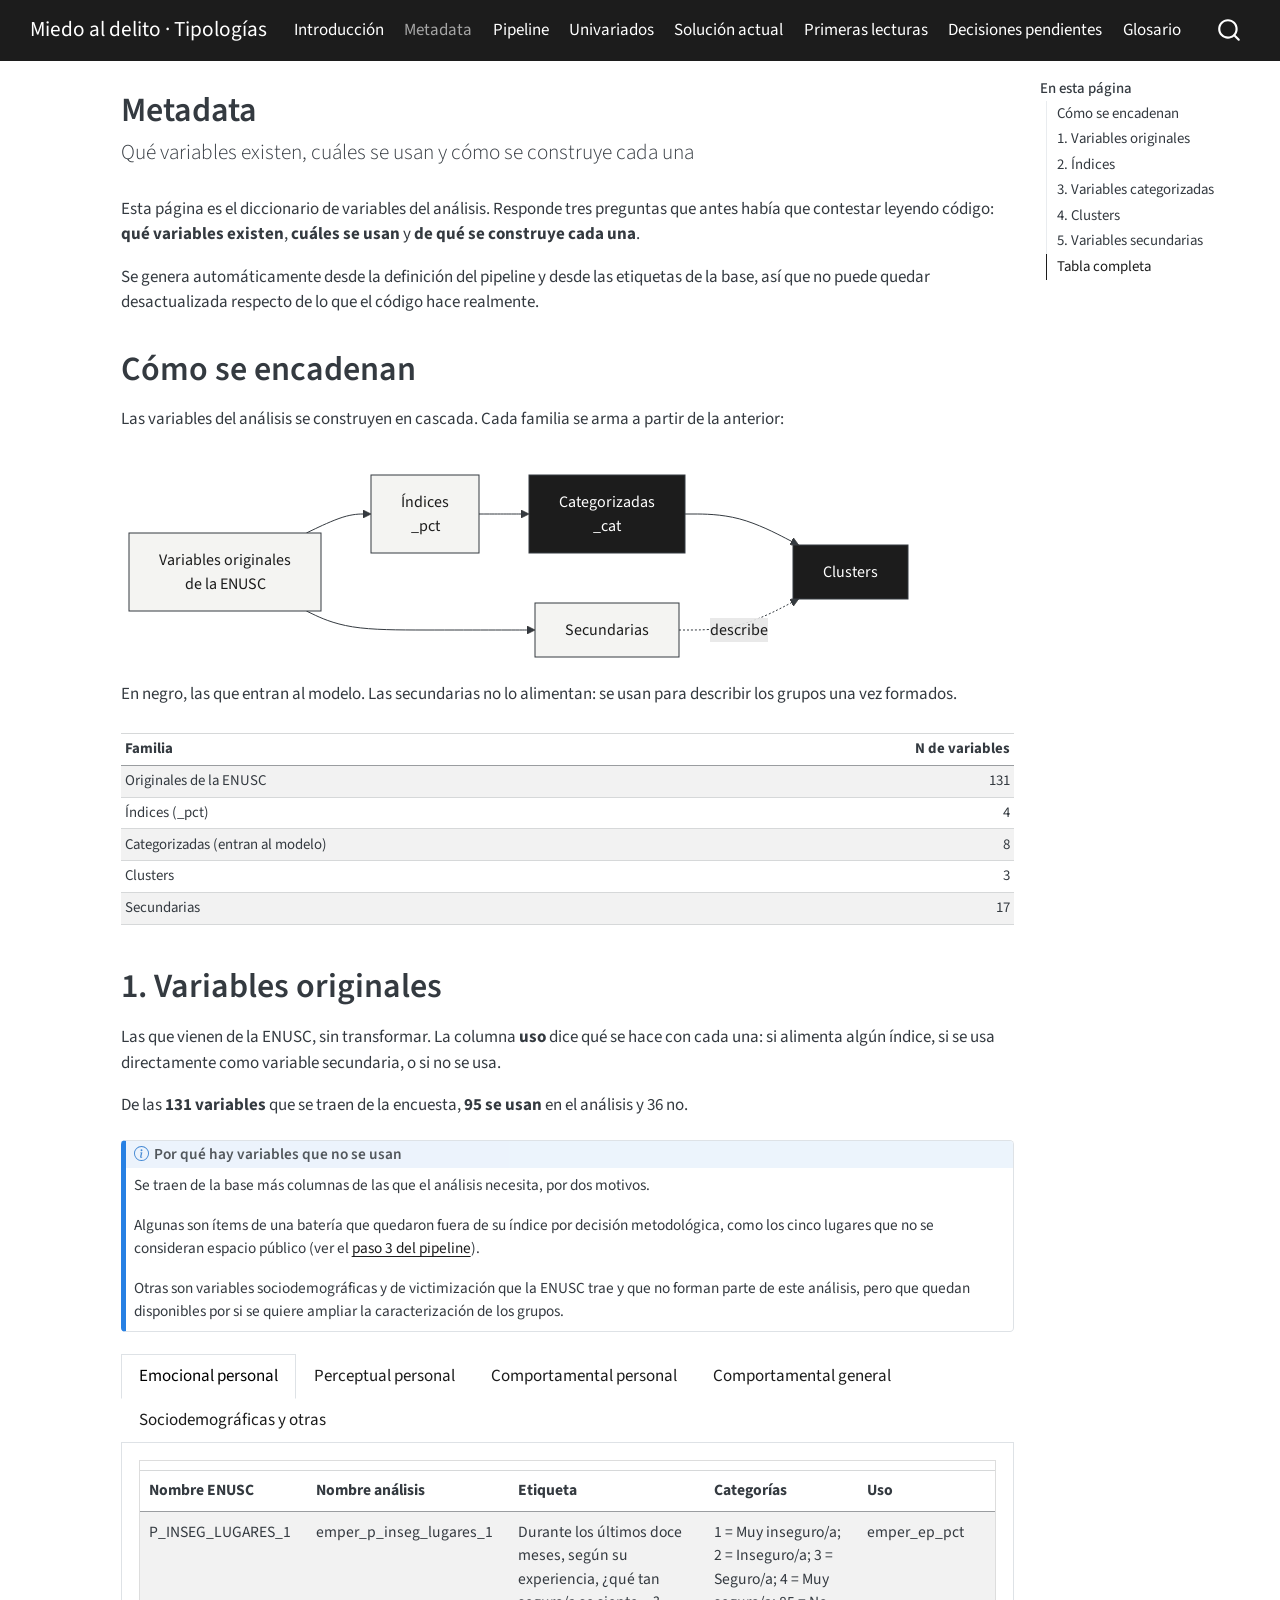
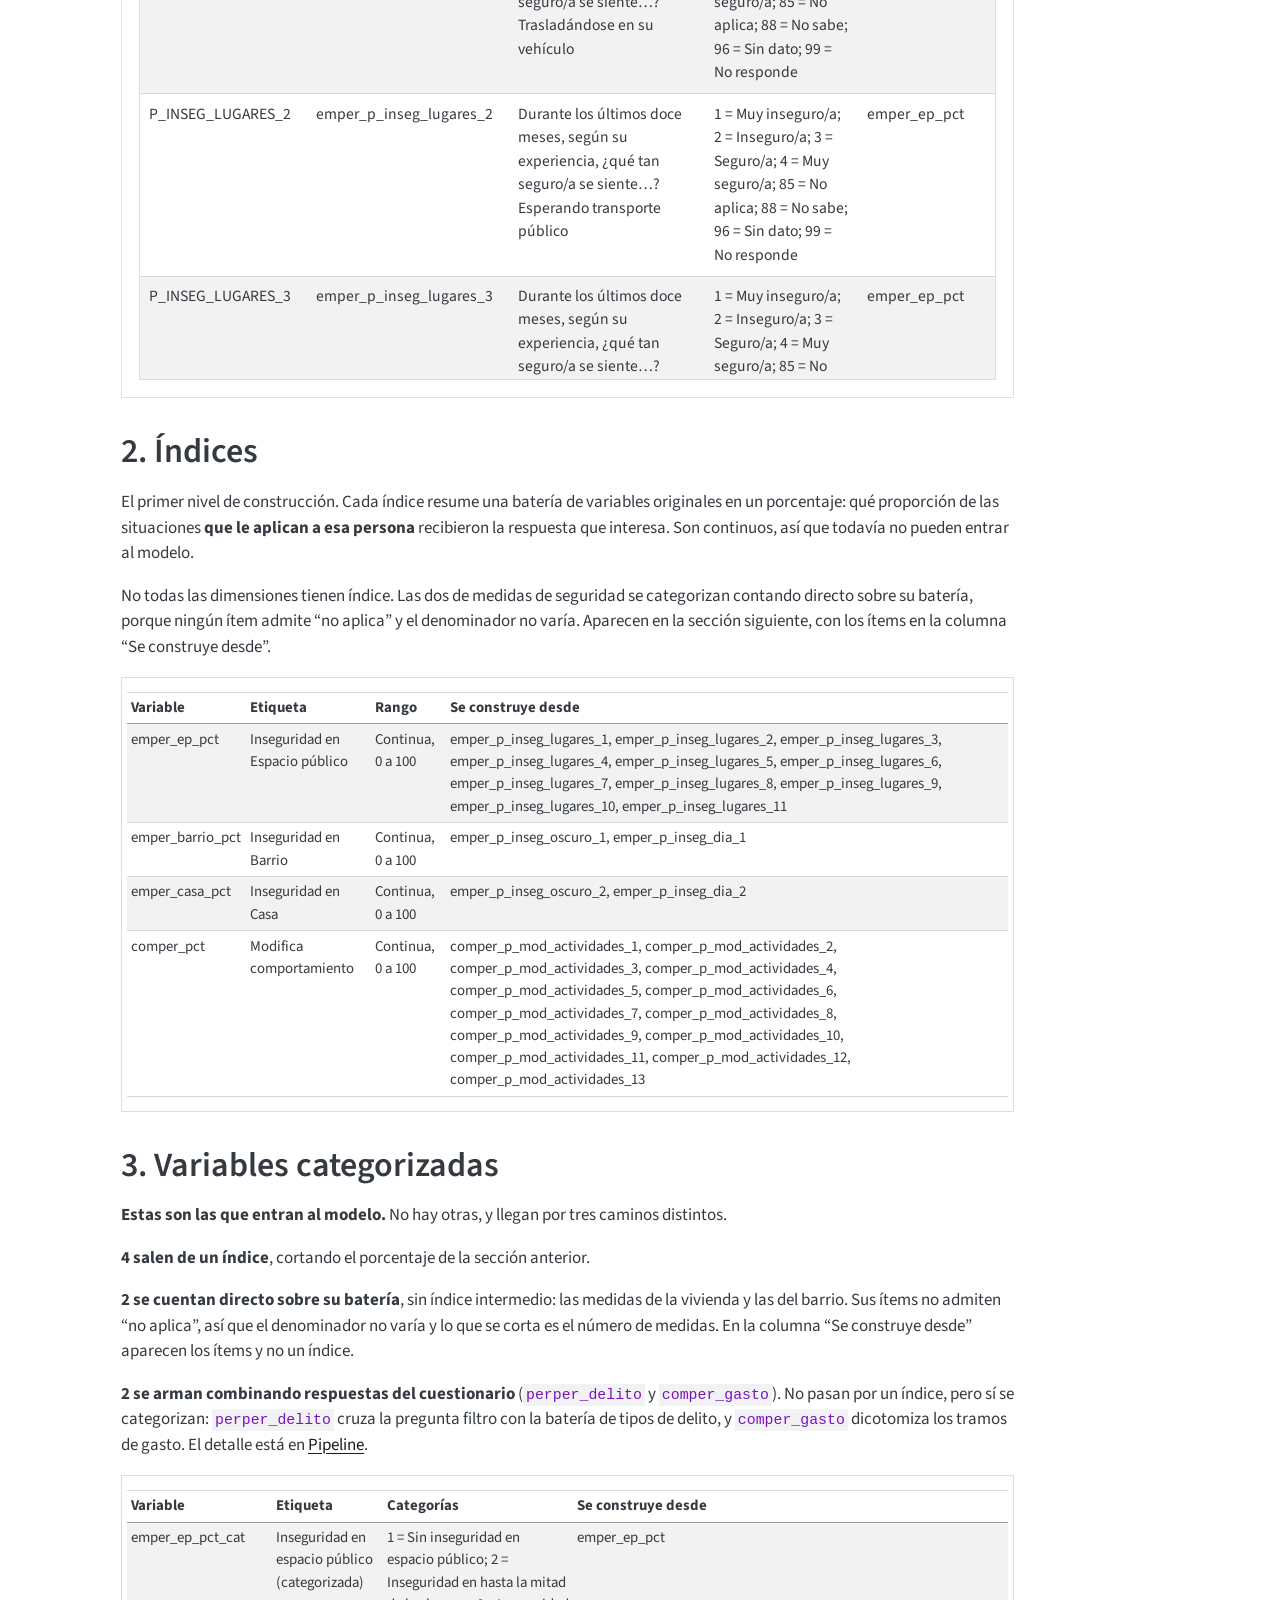
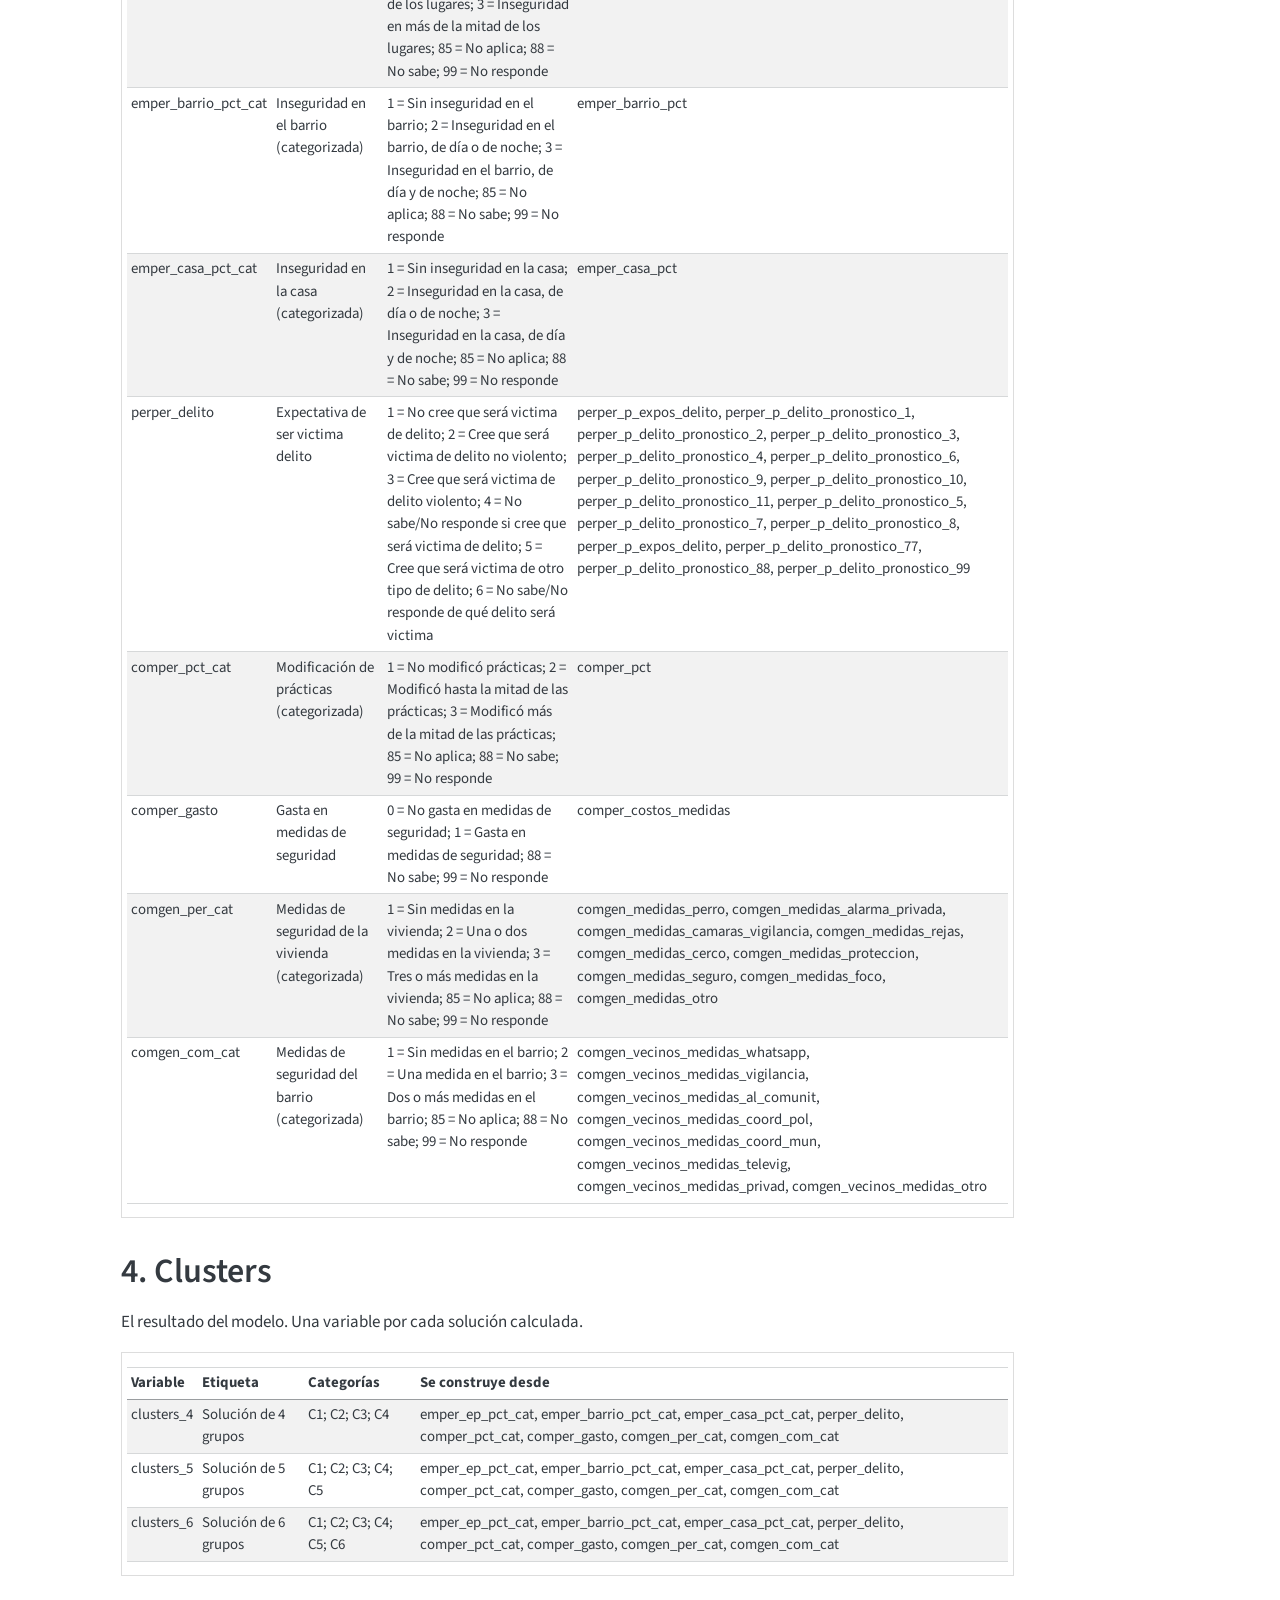
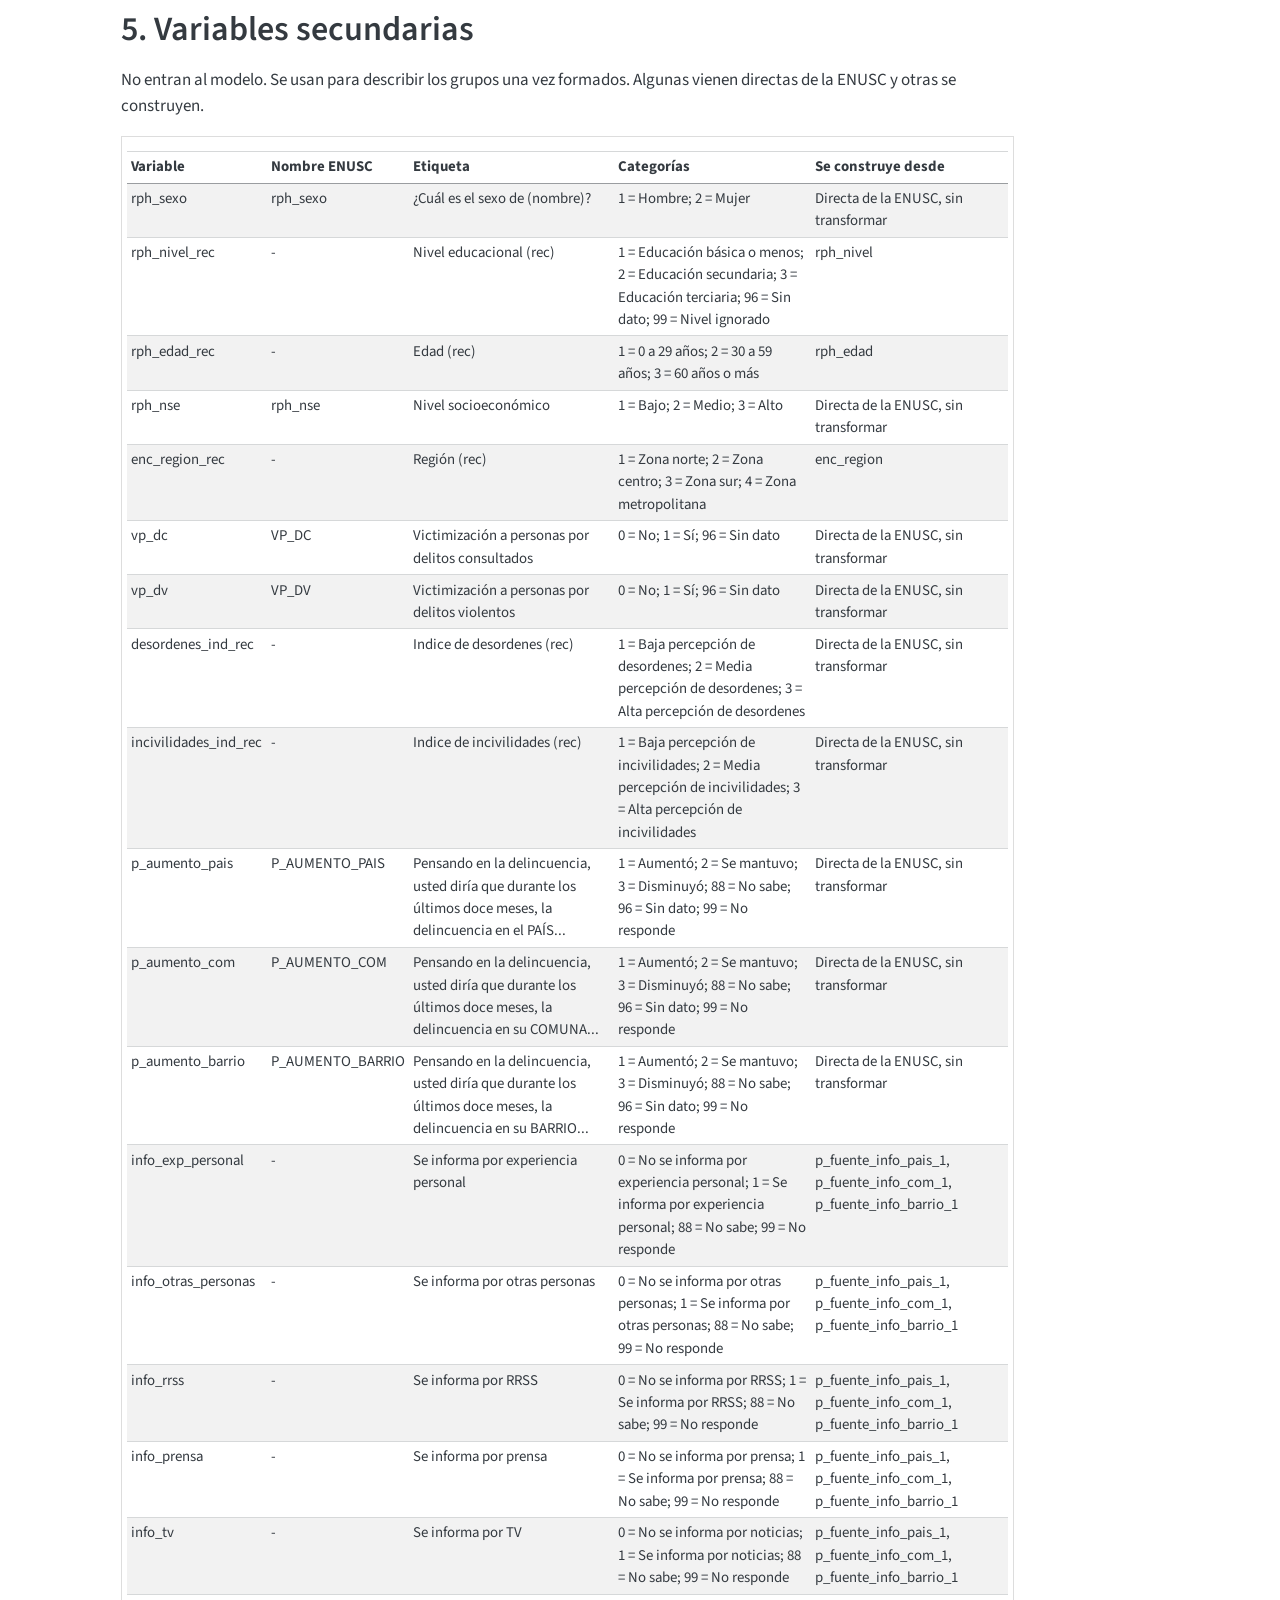
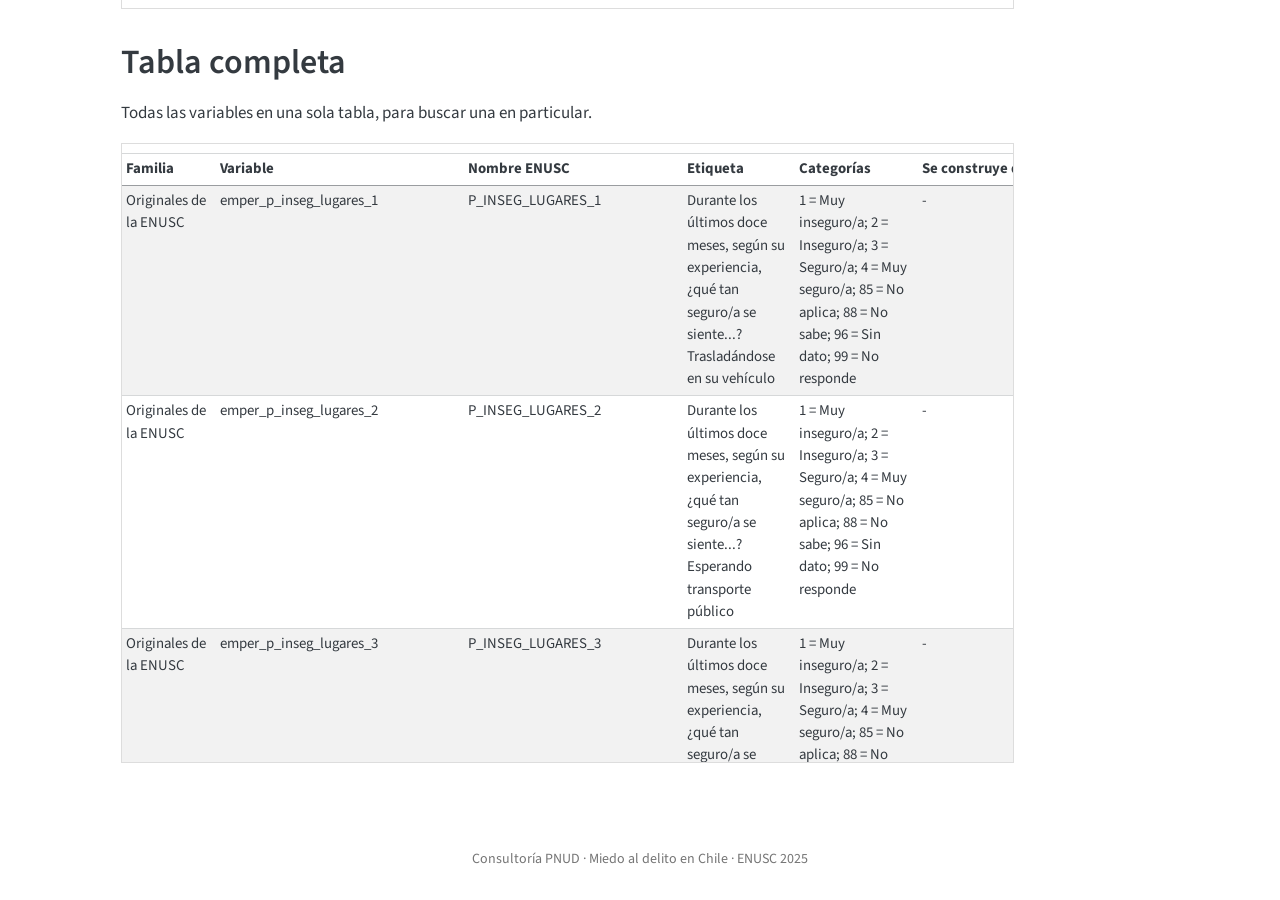
<file: docs/metadata.html>
<!DOCTYPE html>
<html xmlns="http://www.w3.org/1999/xhtml" lang="es" xml:lang="es"><head>

<meta charset="utf-8">
<meta name="generator" content="quarto-1.8.27">

<meta name="viewport" content="width=device-width, initial-scale=1.0, user-scalable=yes">


<title>Metadata – Miedo al delito · Tipologías</title>
<style>
code{white-space: pre-wrap;}
span.smallcaps{font-variant: small-caps;}
div.columns{display: flex; gap: min(4vw, 1.5em);}
div.column{flex: auto; overflow-x: auto;}
div.hanging-indent{margin-left: 1.5em; text-indent: -1.5em;}
ul.task-list{list-style: none;}
ul.task-list li input[type="checkbox"] {
  width: 0.8em;
  margin: 0 0.8em 0.2em -1em; /* quarto-specific, see https://github.com/quarto-dev/quarto-cli/issues/4556 */ 
  vertical-align: middle;
}
</style>


<script src="site_libs/quarto-nav/quarto-nav.js"></script>
<script src="site_libs/quarto-nav/headroom.min.js"></script>
<script src="site_libs/clipboard/clipboard.min.js"></script>
<script src="site_libs/quarto-search/autocomplete.umd.js"></script>
<script src="site_libs/quarto-search/fuse.min.js"></script>
<script src="site_libs/quarto-search/quarto-search.js"></script>
<meta name="quarto:offset" content="./">
<script src="site_libs/quarto-html/quarto.js" type="module"></script>
<script src="site_libs/quarto-html/tabsets/tabsets.js" type="module"></script>
<script src="site_libs/quarto-html/axe/axe-check.js" type="module"></script>
<script src="site_libs/quarto-html/popper.min.js"></script>
<script src="site_libs/quarto-html/tippy.umd.min.js"></script>
<script src="site_libs/quarto-html/anchor.min.js"></script>
<link href="site_libs/quarto-html/tippy.css" rel="stylesheet">
<link href="site_libs/quarto-html/quarto-syntax-highlighting-ed96de9b727972fe78a7b5d16c58bf87.css" rel="stylesheet" id="quarto-text-highlighting-styles">
<script src="site_libs/bootstrap/bootstrap.min.js"></script>
<link href="site_libs/bootstrap/bootstrap-icons.css" rel="stylesheet">
<link href="site_libs/bootstrap/bootstrap-294506ca1d7cb857067173e8022ca1b0.min.css" rel="stylesheet" append-hash="true" id="quarto-bootstrap" data-mode="light">
<script id="quarto-search-options" type="application/json">{
  "location": "navbar",
  "copy-button": false,
  "collapse-after": 3,
  "panel-placement": "end",
  "type": "overlay",
  "limit": 50,
  "keyboard-shortcut": [
    "f",
    "/",
    "s"
  ],
  "show-item-context": false,
  "language": {
    "search-no-results-text": "No se han encontrado resultados",
    "search-matching-documents-text": "documentos encontrados",
    "search-copy-link-title": "Copiar el enlace en la búsqueda",
    "search-hide-matches-text": "Ocultar resultados adicionales",
    "search-more-match-text": "resultado adicional en este documento",
    "search-more-matches-text": "resultados adicionales en este documento",
    "search-clear-button-title": "Borrar",
    "search-text-placeholder": "",
    "search-detached-cancel-button-title": "Cancelar",
    "search-submit-button-title": "Enviar",
    "search-label": "Buscar"
  }
}</script>
<script src="site_libs/quarto-diagram/mermaid.min.js"></script>
<script src="site_libs/quarto-diagram/mermaid-init.js"></script>
<link href="site_libs/quarto-diagram/mermaid.css" rel="stylesheet">
<script src="site_libs/kePrint-0.0.1/kePrint.js"></script>
<link href="site_libs/lightable-0.0.1/lightable.css" rel="stylesheet">


</head>

<body class="nav-fixed quarto-light">

<div id="quarto-search-results"></div>
  <header id="quarto-header" class="headroom fixed-top">
    <nav class="navbar navbar-expand-lg " data-bs-theme="dark">
      <div class="navbar-container container-fluid">
      <div class="navbar-brand-container mx-auto">
    <a class="navbar-brand" href="./index.html">
    <span class="navbar-title">Miedo al delito · Tipologías</span>
    </a>
  </div>
            <div id="quarto-search" class="" title="Buscar"></div>
          <button class="navbar-toggler" type="button" data-bs-toggle="collapse" data-bs-target="#navbarCollapse" aria-controls="navbarCollapse" role="menu" aria-expanded="false" aria-label="Navegación de palanca" onclick="if (window.quartoToggleHeadroom) { window.quartoToggleHeadroom(); }">
  <span class="navbar-toggler-icon"></span>
</button>
          <div class="collapse navbar-collapse" id="navbarCollapse">
            <ul class="navbar-nav navbar-nav-scroll me-auto">
  <li class="nav-item">
    <a class="nav-link" href="./index.html"> 
<span class="menu-text">Introducción</span></a>
  </li>  
  <li class="nav-item">
    <a class="nav-link active" href="./metadata.html" aria-current="page"> 
<span class="menu-text">Metadata</span></a>
  </li>  
  <li class="nav-item">
    <a class="nav-link" href="./pipeline.html"> 
<span class="menu-text">Pipeline</span></a>
  </li>  
  <li class="nav-item">
    <a class="nav-link" href="./univariados.html"> 
<span class="menu-text">Univariados</span></a>
  </li>  
  <li class="nav-item">
    <a class="nav-link" href="./solucion-actual.html"> 
<span class="menu-text">Solución actual</span></a>
  </li>  
  <li class="nav-item">
    <a class="nav-link" href="./primeras-lecturas.html"> 
<span class="menu-text">Primeras lecturas</span></a>
  </li>  
  <li class="nav-item">
    <a class="nav-link" href="./decisiones.html"> 
<span class="menu-text">Decisiones pendientes</span></a>
  </li>  
  <li class="nav-item">
    <a class="nav-link" href="./glosario.html"> 
<span class="menu-text">Glosario</span></a>
  </li>  
</ul>
          </div> <!-- /navcollapse -->
            <div class="quarto-navbar-tools">
</div>
      </div> <!-- /container-fluid -->
    </nav>
</header>
<!-- content -->
<div id="quarto-content" class="quarto-container page-columns page-rows-contents page-layout-article page-navbar">
<!-- sidebar -->
<!-- margin-sidebar -->
    <div id="quarto-margin-sidebar" class="sidebar margin-sidebar">
        <nav id="TOC" role="doc-toc" class="toc-active">
    <h2 id="toc-title">En esta página</h2>
   
  <ul>
  <li><a href="#cómo-se-encadenan" id="toc-cómo-se-encadenan" class="nav-link active" data-scroll-target="#cómo-se-encadenan">Cómo se encadenan</a></li>
  <li><a href="#variables-originales" id="toc-variables-originales" class="nav-link" data-scroll-target="#variables-originales">1. Variables originales</a></li>
  <li><a href="#índices" id="toc-índices" class="nav-link" data-scroll-target="#índices">2. Índices</a></li>
  <li><a href="#variables-categorizadas" id="toc-variables-categorizadas" class="nav-link" data-scroll-target="#variables-categorizadas">3. Variables categorizadas</a></li>
  <li><a href="#clusters" id="toc-clusters" class="nav-link" data-scroll-target="#clusters">4. Clusters</a></li>
  <li><a href="#variables-secundarias" id="toc-variables-secundarias" class="nav-link" data-scroll-target="#variables-secundarias">5. Variables secundarias</a></li>
  <li><a href="#tabla-completa" id="toc-tabla-completa" class="nav-link" data-scroll-target="#tabla-completa">Tabla completa</a></li>
  </ul>
</nav>
    </div>
<!-- main -->
<main class="content" id="quarto-document-content">

<header id="title-block-header" class="quarto-title-block default">
<div class="quarto-title">
<h1 class="title">Metadata</h1>
<p class="subtitle lead">Qué variables existen, cuáles se usan y cómo se construye cada una</p>
</div>



<div class="quarto-title-meta">

    
  
    
  </div>
  


</header>


<p>Esta página es el diccionario de variables del análisis. Responde tres preguntas que antes había que contestar leyendo código: <strong>qué variables existen</strong>, <strong>cuáles se usan</strong> y <strong>de qué se construye cada una</strong>.</p>
<p>Se genera automáticamente desde la definición del pipeline y desde las etiquetas de la base, así que no puede quedar desactualizada respecto de lo que el código hace realmente.</p>
<section id="cómo-se-encadenan" class="level1">
<h1>Cómo se encadenan</h1>
<p>Las variables del análisis se construyen en cascada. Cada familia se arma a partir de la anterior:</p>
<div class="cell" data-layout-align="default">
<div class="cell-output-display">
<div>
<p></p><figure class="figure"><p></p>
<div>
<pre class="mermaid mermaid-js">flowchart LR
    A[Variables originales&lt;br/&gt;de la ENUSC] --&gt; B[Índices&lt;br/&gt;_pct]
    B --&gt; C[Categorizadas&lt;br/&gt;_cat]
    C --&gt; D[Clusters]
    A --&gt; E[Secundarias]
    E -.describe.-&gt; D

    style A fill:#f4f4f2
    style B fill:#f4f4f2
    style C fill:#1c1c1c,color:#fff
    style D fill:#1c1c1c,color:#fff
    style E fill:#f4f4f2
</pre>
</div>
<p></p></figure><p></p>
</div>
</div>
</div>
<p>En negro, las que entran al modelo. Las secundarias no lo alimentan: se usan para describir los grupos una vez formados.</p>
<div class="cell">
<div class="cell-output-display">
<table class="table table-striped table-hover table-condensed caption-top table-sm small">
<thead>
<tr class="header">
<th data-quarto-table-cell-role="th" style="text-align: left; position: sticky; top: 0; background-color: #FFFFFF;">Familia</th>
<th data-quarto-table-cell-role="th" style="text-align: right; position: sticky; top: 0; background-color: #FFFFFF;">N de variables</th>
</tr>
</thead>
<tbody>
<tr class="odd">
<td style="text-align: left;">Originales de la ENUSC</td>
<td style="text-align: right;">131</td>
</tr>
<tr class="even">
<td style="text-align: left;">Índices (_pct)</td>
<td style="text-align: right;">4</td>
</tr>
<tr class="odd">
<td style="text-align: left;">Categorizadas (entran al modelo)</td>
<td style="text-align: right;">8</td>
</tr>
<tr class="even">
<td style="text-align: left;">Clusters</td>
<td style="text-align: right;">3</td>
</tr>
<tr class="odd">
<td style="text-align: left;">Secundarias</td>
<td style="text-align: right;">17</td>
</tr>
</tbody>
</table>
</div>
</div>
</section>
<section id="variables-originales" class="level1">
<h1>1. Variables originales</h1>
<p>Las que vienen de la ENUSC, sin transformar. La columna <strong>uso</strong> dice qué se hace con cada una: si alimenta algún índice, si se usa directamente como variable secundaria, o si no se usa.</p>
<p>De las <strong>131 variables</strong> que se traen de la encuesta, <strong>95 se usan</strong> en el análisis y 36 no.</p>
<div class="callout callout-style-default callout-note callout-titled">
<div class="callout-header d-flex align-content-center">
<div class="callout-icon-container">
<i class="callout-icon"></i>
</div>
<div class="callout-title-container flex-fill">
<span class="screen-reader-only">Nota</span>Por qué hay variables que no se usan
</div>
</div>
<div class="callout-body-container callout-body">
<p>Se traen de la base más columnas de las que el análisis necesita, por dos motivos.</p>
<p>Algunas son ítems de una batería que quedaron fuera de su índice por decisión metodológica, como los cinco lugares que no se consideran espacio público (ver el <a href="pipeline.html#construcción-de-los-índices">paso 3 del pipeline</a>).</p>
<p>Otras son variables sociodemográficas y de victimización que la ENUSC trae y que no forman parte de este análisis, pero que quedan disponibles por si se quiere ampliar la caracterización de los grupos.</p>
</div>
</div>
<div class="tabset-margin-container"></div><div class="panel-tabset">
<ul class="nav nav-tabs" role="tablist"><li class="nav-item" role="presentation"><a class="nav-link active" id="tabset-1-1-tab" data-bs-toggle="tab" data-bs-target="#tabset-1-1" role="tab" aria-controls="tabset-1-1" aria-selected="true" href="">Emocional personal</a></li><li class="nav-item" role="presentation"><a class="nav-link" id="tabset-1-2-tab" data-bs-toggle="tab" data-bs-target="#tabset-1-2" role="tab" aria-controls="tabset-1-2" aria-selected="false" href="">Perceptual personal</a></li><li class="nav-item" role="presentation"><a class="nav-link" id="tabset-1-3-tab" data-bs-toggle="tab" data-bs-target="#tabset-1-3" role="tab" aria-controls="tabset-1-3" aria-selected="false" href="">Comportamental personal</a></li><li class="nav-item" role="presentation"><a class="nav-link" id="tabset-1-4-tab" data-bs-toggle="tab" data-bs-target="#tabset-1-4" role="tab" aria-controls="tabset-1-4" aria-selected="false" href="">Comportamental general</a></li><li class="nav-item" role="presentation"><a class="nav-link" id="tabset-1-5-tab" data-bs-toggle="tab" data-bs-target="#tabset-1-5" role="tab" aria-controls="tabset-1-5" aria-selected="false" href="">Sociodemográficas y otras</a></li></ul>
<div class="tab-content">
<div id="tabset-1-1" class="tab-pane active" role="tabpanel" aria-labelledby="tabset-1-1-tab">
<div style="border: 1px solid #ddd; padding: 0px; overflow-x: auto;overflow-y: scroll; height:520px; ">
<table class="table table-striped table-hover table-condensed" style="margin-left: auto; margin-right: auto;">
<thead>
<tr>
<th style="text-align:left;position: sticky; top:0; background-color: #FFFFFF;position: sticky; top:0; background-color: #FFFFFF;">
Nombre ENUSC
</th>
<th style="text-align:left;position: sticky; top:0; background-color: #FFFFFF;position: sticky; top:0; background-color: #FFFFFF;">
Nombre análisis
</th>
<th style="text-align:left;position: sticky; top:0; background-color: #FFFFFF;position: sticky; top:0; background-color: #FFFFFF;">
Etiqueta
</th>
<th style="text-align:left;position: sticky; top:0; background-color: #FFFFFF;position: sticky; top:0; background-color: #FFFFFF;">
Categorías
</th>
<th style="text-align:left;position: sticky; top:0; background-color: #FFFFFF;position: sticky; top:0; background-color: #FFFFFF;">
Uso
</th>
</tr>
</thead>
<tbody>
<tr>
<td style="text-align:left;">
P_INSEG_LUGARES_1
</td>
<td style="text-align:left;">
emper_p_inseg_lugares_1
</td>
<td style="text-align:left;">
Durante los últimos doce meses, según su experiencia, ¿qué tan seguro/a se siente…? Trasladándose en su vehículo
</td>
<td style="text-align:left;">
1 = Muy inseguro/a; 2 = Inseguro/a; 3 = Seguro/a; 4 = Muy seguro/a; 85 = No aplica; 88 = No sabe; 96 = Sin dato; 99 = No responde
</td>
<td style="text-align:left;">
emper_ep_pct
</td>
</tr>
<tr>
<td style="text-align:left;">
P_INSEG_LUGARES_2
</td>
<td style="text-align:left;">
emper_p_inseg_lugares_2
</td>
<td style="text-align:left;">
Durante los últimos doce meses, según su experiencia, ¿qué tan seguro/a se siente…? Esperando transporte público
</td>
<td style="text-align:left;">
1 = Muy inseguro/a; 2 = Inseguro/a; 3 = Seguro/a; 4 = Muy seguro/a; 85 = No aplica; 88 = No sabe; 96 = Sin dato; 99 = No responde
</td>
<td style="text-align:left;">
emper_ep_pct
</td>
</tr>
<tr>
<td style="text-align:left;">
P_INSEG_LUGARES_3
</td>
<td style="text-align:left;">
emper_p_inseg_lugares_3
</td>
<td style="text-align:left;">
Durante los últimos doce meses, según su experiencia, ¿qué tan seguro/a se siente…? Trasladándose en buses o micros de transporte público
</td>
<td style="text-align:left;">
1 = Muy inseguro/a; 2 = Inseguro/a; 3 = Seguro/a; 4 = Muy seguro/a; 85 = No aplica; 88 = No sabe; 96 = Sin dato; 99 = No responde
</td>
<td style="text-align:left;">
emper_ep_pct
</td>
</tr>
<tr>
<td style="text-align:left;">
P_INSEG_LUGARES_4
</td>
<td style="text-align:left;">
emper_p_inseg_lugares_4
</td>
<td style="text-align:left;">
Durante los últimos doce meses, según su experiencia, ¿qué tan seguro/a se siente…? Trasladándose en taxis o colectivos
</td>
<td style="text-align:left;">
1 = Muy inseguro/a; 2 = Inseguro/a; 3 = Seguro/a; 4 = Muy seguro/a; 85 = No aplica; 88 = No sabe; 96 = Sin dato; 99 = No responde
</td>
<td style="text-align:left;">
emper_ep_pct
</td>
</tr>
<tr>
<td style="text-align:left;">
P_INSEG_LUGARES_5
</td>
<td style="text-align:left;">
emper_p_inseg_lugares_5
</td>
<td style="text-align:left;">
Durante los últimos doce meses, según su experiencia, ¿qué tan seguro/a se siente…? Trasladándose en vehículos de aplicación, tales como Uber, Cabify, Didi o similar
</td>
<td style="text-align:left;">
1 = Muy inseguro/a; 2 = Inseguro/a; 3 = Seguro/a; 4 = Muy seguro/a; 85 = No aplica; 88 = No sabe; 96 = Sin dato; 99 = No responde
</td>
<td style="text-align:left;">
emper_ep_pct
</td>
</tr>
<tr>
<td style="text-align:left;">
P_INSEG_LUGARES_6
</td>
<td style="text-align:left;">
emper_p_inseg_lugares_6
</td>
<td style="text-align:left;">
Durante los últimos doce meses, según su experiencia, ¿qué tan seguro/a se siente…? Trasladándose en Metro, Biotrén, Merval o Metrotren
</td>
<td style="text-align:left;">
1 = Muy inseguro/a; 2 = Inseguro/a; 3 = Seguro/a; 4 = Muy seguro/a; 85 = No aplica; 88 = No sabe; 96 = Sin dato; 99 = No responde
</td>
<td style="text-align:left;">
emper_ep_pct
</td>
</tr>
<tr>
<td style="text-align:left;">
P_INSEG_LUGARES_7
</td>
<td style="text-align:left;">
emper_p_inseg_lugares_7
</td>
<td style="text-align:left;">
Durante los últimos doce meses, según su experiencia, ¿qué tan seguro/a se siente…? En un restaurante, bar, pub, café, discoteque u otro lugar de recreación
</td>
<td style="text-align:left;">
1 = Muy inseguro/a; 2 = Inseguro/a; 3 = Seguro/a; 4 = Muy seguro/a; 85 = No aplica; 88 = No sabe; 96 = Sin dato; 99 = No responde
</td>
<td style="text-align:left;">
emper_ep_pct
</td>
</tr>
<tr>
<td style="text-align:left;">
P_INSEG_LUGARES_8
</td>
<td style="text-align:left;">
emper_p_inseg_lugares_8
</td>
<td style="text-align:left;">
Durante los últimos doce meses, según su experiencia, ¿qué tan seguro/a se siente…? En un terminal de buses o ferrocarriles
</td>
<td style="text-align:left;">
1 = Muy inseguro/a; 2 = Inseguro/a; 3 = Seguro/a; 4 = Muy seguro/a; 85 = No aplica; 88 = No sabe; 96 = Sin dato; 99 = No responde
</td>
<td style="text-align:left;">
emper_ep_pct
</td>
</tr>
<tr>
<td style="text-align:left;">
P_INSEG_LUGARES_9
</td>
<td style="text-align:left;">
emper_p_inseg_lugares_9
</td>
<td style="text-align:left;">
Durante los últimos doce meses, según su experiencia, ¿qué tan seguro/a se siente…? En un terminal aéreo o aeropuerto
</td>
<td style="text-align:left;">
1 = Muy inseguro/a; 2 = Inseguro/a; 3 = Seguro/a; 4 = Muy seguro/a; 85 = No aplica; 88 = No sabe; 96 = Sin dato; 99 = No responde
</td>
<td style="text-align:left;">
emper_ep_pct
</td>
</tr>
<tr>
<td style="text-align:left;">
P_INSEG_LUGARES_10
</td>
<td style="text-align:left;">
emper_p_inseg_lugares_10
</td>
<td style="text-align:left;">
Durante los últimos doce meses, según su experiencia, ¿qué tan seguro/a se siente…? En centros comerciales o malls
</td>
<td style="text-align:left;">
1 = Muy inseguro/a; 2 = Inseguro/a; 3 = Seguro/a; 4 = Muy seguro/a; 85 = No aplica; 88 = No sabe; 96 = Sin dato; 99 = No responde
</td>
<td style="text-align:left;">
emper_ep_pct
</td>
</tr>
<tr>
<td style="text-align:left;">
P_INSEG_LUGARES_11
</td>
<td style="text-align:left;">
emper_p_inseg_lugares_11
</td>
<td style="text-align:left;">
Durante los últimos doce meses, según su experiencia, ¿qué tan seguro/a se siente…? En una bencinera o servicentro
</td>
<td style="text-align:left;">
1 = Muy inseguro/a; 2 = Inseguro/a; 3 = Seguro/a; 4 = Muy seguro/a; 85 = No aplica; 88 = No sabe; 96 = Sin dato; 99 = No responde
</td>
<td style="text-align:left;">
emper_ep_pct
</td>
</tr>
<tr>
<td style="text-align:left;">
P_INSEG_LUGARES_12
</td>
<td style="text-align:left;">
emper_p_inseg_lugares_12
</td>
<td style="text-align:left;">
Durante los últimos doce meses, según su experiencia, ¿qué tan seguro/a se siente…? En plazas o parques de su barrio
</td>
<td style="text-align:left;">
1 = Muy inseguro/a; 2 = Inseguro/a; 3 = Seguro/a; 4 = Muy seguro/a; 85 = No aplica; 88 = No sabe; 96 = Sin dato; 99 = No responde
</td>
<td style="text-align:left;">
No se usa
</td>
</tr>
<tr>
<td style="text-align:left;">
P_INSEG_LUGARES_13
</td>
<td style="text-align:left;">
emper_p_inseg_lugares_13
</td>
<td style="text-align:left;">
Durante los últimos doce meses, según su experiencia, ¿qué tan seguro/a se siente…? En comercios de su barrio
</td>
<td style="text-align:left;">
1 = Muy inseguro/a; 2 = Inseguro/a; 3 = Seguro/a; 4 = Muy seguro/a; 85 = No aplica; 88 = No sabe; 96 = Sin dato; 99 = No responde
</td>
<td style="text-align:left;">
No se usa
</td>
</tr>
<tr>
<td style="text-align:left;">
P_INSEG_LUGARES_14
</td>
<td style="text-align:left;">
emper_p_inseg_lugares_14
</td>
<td style="text-align:left;">
Durante los últimos doce meses, según su experiencia, ¿qué tan seguro/a se siente…? En su lugar de trabajo
</td>
<td style="text-align:left;">
1 = Muy inseguro/a; 2 = Inseguro/a; 3 = Seguro/a; 4 = Muy seguro/a; 85 = No aplica; 88 = No sabe; 96 = Sin dato; 99 = No responde
</td>
<td style="text-align:left;">
No se usa
</td>
</tr>
<tr>
<td style="text-align:left;">
P_INSEG_LUGARES_15
</td>
<td style="text-align:left;">
emper_p_inseg_lugares_15
</td>
<td style="text-align:left;">
Durante los últimos doce meses, según su experiencia, ¿qué tan seguro/a se siente…? En su lugar de estudio
</td>
<td style="text-align:left;">
1 = Muy inseguro/a; 2 = Inseguro/a; 3 = Seguro/a; 4 = Muy seguro/a; 85 = No aplica; 88 = No sabe; 96 = Sin dato; 99 = No responde
</td>
<td style="text-align:left;">
No se usa
</td>
</tr>
<tr>
<td style="text-align:left;">
P_INSEG_LUGARES_16
</td>
<td style="text-align:left;">
emper_p_inseg_lugares_16
</td>
<td style="text-align:left;">
Durante los últimos doce meses, según su experiencia, ¿qué tan seguro/a se siente…? En el banco
</td>
<td style="text-align:left;">
1 = Muy inseguro/a; 2 = Inseguro/a; 3 = Seguro/a; 4 = Muy seguro/a; 85 = No aplica; 88 = No sabe; 96 = Sin dato; 99 = No responde
</td>
<td style="text-align:left;">
No se usa
</td>
</tr>
<tr>
<td style="text-align:left;">
P_INSEG_OSCURO_1
</td>
<td style="text-align:left;">
emper_p_inseg_oscuro_1
</td>
<td style="text-align:left;">
Durante los últimos doce meses ¿qué tan seguro/a se siente en las siguientes situaciones? Caminando solo/a por su barrio cuando ya está oscuro
</td>
<td style="text-align:left;">
1 = Muy inseguro/a; 2 = Inseguro/a; 3 = Seguro/a; 4 = Muy seguro/a; 85 = No aplica; 88 = No sabe; 96 = Sin dato; 99 = No responde
</td>
<td style="text-align:left;">
emper_barrio_pct
</td>
</tr>
<tr>
<td style="text-align:left;">
P_INSEG_DIA_1
</td>
<td style="text-align:left;">
emper_p_inseg_dia_1
</td>
<td style="text-align:left;">
Durante los últimos doce meses ¿qué tan seguro/a se siente en las siguientes situaciones? Caminando solo/a por su barrio durante el día
</td>
<td style="text-align:left;">
1 = Muy inseguro/a; 2 = Inseguro/a; 3 = Seguro/a; 4 = Muy seguro/a; 85 = No aplica; 88 = No sabe; 96 = Sin dato; 99 = No responde
</td>
<td style="text-align:left;">
emper_barrio_pct
</td>
</tr>
<tr>
<td style="text-align:left;">
P_INSEG_OSCURO_2
</td>
<td style="text-align:left;">
emper_p_inseg_oscuro_2
</td>
<td style="text-align:left;">
Durante los últimos doce meses ¿qué tan seguro/a se siente en las siguientes situaciones? Solo/a en su casa cuando ya está oscuro
</td>
<td style="text-align:left;">
1 = Muy inseguro/a; 2 = Inseguro/a; 3 = Seguro/a; 4 = Muy seguro/a; 85 = No aplica; 88 = No sabe; 96 = Sin dato; 99 = No responde
</td>
<td style="text-align:left;">
emper_casa_pct
</td>
</tr>
<tr>
<td style="text-align:left;">
P_INSEG_DIA_2
</td>
<td style="text-align:left;">
emper_p_inseg_dia_2
</td>
<td style="text-align:left;">
Durante los últimos doce meses ¿qué tan seguro/a se siente en las siguientes situaciones? Solo/a en su casa durante el día
</td>
<td style="text-align:left;">
1 = Muy inseguro/a; 2 = Inseguro/a; 3 = Seguro/a; 4 = Muy seguro/a; 85 = No aplica; 88 = No sabe; 96 = Sin dato; 99 = No responde
</td>
<td style="text-align:left;">
emper_casa_pct
</td>
</tr>
</tbody>
</table>
</div>
</div>
<div id="tabset-1-2" class="tab-pane" role="tabpanel" aria-labelledby="tabset-1-2-tab">
<div style="border: 1px solid #ddd; padding: 0px; overflow-x: auto;overflow-y: scroll; height:520px; ">
<table class="table table-striped table-hover table-condensed" style="margin-left: auto; margin-right: auto;">
<thead>
<tr>
<th style="text-align:left;position: sticky; top:0; background-color: #FFFFFF;position: sticky; top:0; background-color: #FFFFFF;">
Nombre ENUSC
</th>
<th style="text-align:left;position: sticky; top:0; background-color: #FFFFFF;position: sticky; top:0; background-color: #FFFFFF;">
Nombre análisis
</th>
<th style="text-align:left;position: sticky; top:0; background-color: #FFFFFF;position: sticky; top:0; background-color: #FFFFFF;">
Etiqueta
</th>
<th style="text-align:left;position: sticky; top:0; background-color: #FFFFFF;position: sticky; top:0; background-color: #FFFFFF;">
Categorías
</th>
<th style="text-align:left;position: sticky; top:0; background-color: #FFFFFF;position: sticky; top:0; background-color: #FFFFFF;">
Uso
</th>
</tr>
</thead>
<tbody>
<tr>
<td style="text-align:left;">
P_EXPOS_DELITO
</td>
<td style="text-align:left;">
perper_p_expos_delito
</td>
<td style="text-align:left;">
Considerando el tipo de actividades que realiza o los lugares por los que transita habitualmente, ¿cree usted que será víctima de algún delito en los próximos doce meses?
</td>
<td style="text-align:left;">
1 = Sí; 2 = No; 88 = No sabe; 96 = Sin dato; 99 = No responde
</td>
<td style="text-align:left;">
perper_delito
</td>
</tr>
<tr>
<td style="text-align:left;">
P_DELITO_PRONOSTICO__1
</td>
<td style="text-align:left;">
perper_p_delito_pronostico_1
</td>
<td style="text-align:left;">
¿De qué delito cree usted que será víctima en los próximos doce meses? Robo en su vivienda
</td>
<td style="text-align:left;">
0 = No; 1 = Sí; 96 = Sin dato
</td>
<td style="text-align:left;">
perper_delito
</td>
</tr>
<tr>
<td style="text-align:left;">
P_DELITO_PRONOSTICO__2
</td>
<td style="text-align:left;">
perper_p_delito_pronostico_2
</td>
<td style="text-align:left;">
¿De qué delito cree usted que será víctima en los próximos doce meses? Robo o hurto de su vehículo o portonazo
</td>
<td style="text-align:left;">
0 = No; 1 = Sí; 96 = Sin dato
</td>
<td style="text-align:left;">
perper_delito
</td>
</tr>
<tr>
<td style="text-align:left;">
P_DELITO_PRONOSTICO__3
</td>
<td style="text-align:left;">
perper_p_delito_pronostico_3
</td>
<td style="text-align:left;">
¿De qué delito cree usted que será víctima en los próximos doce meses? Robo o hurto de algún objeto dejado dentro del vehículo o parte de él
</td>
<td style="text-align:left;">
0 = No; 1 = Sí; 96 = Sin dato
</td>
<td style="text-align:left;">
perper_delito
</td>
</tr>
<tr>
<td style="text-align:left;">
P_DELITO_PRONOSTICO__4
</td>
<td style="text-align:left;">
perper_p_delito_pronostico_4
</td>
<td style="text-align:left;">
¿De qué delito cree usted que será víctima en los próximos doce meses? Vandalismo o daño a su vivienda o vehículo
</td>
<td style="text-align:left;">
0 = No; 1 = Sí; 96 = Sin dato
</td>
<td style="text-align:left;">
perper_delito
</td>
</tr>
<tr>
<td style="text-align:left;">
P_DELITO_PRONOSTICO__5
</td>
<td style="text-align:left;">
perper_p_delito_pronostico_5
</td>
<td style="text-align:left;">
¿De qué delito cree usted que será víctima en los próximos doce meses? Robo o asalto, como robo con violencia, cogoteo, robo por sorpresa o lanzazo
</td>
<td style="text-align:left;">
0 = No; 1 = Sí; 96 = Sin dato
</td>
<td style="text-align:left;">
perper_delito
</td>
</tr>
<tr>
<td style="text-align:left;">
P_DELITO_PRONOSTICO__6
</td>
<td style="text-align:left;">
perper_p_delito_pronostico_6
</td>
<td style="text-align:left;">
¿De qué delito cree usted que será víctima en los próximos doce meses? Hurto
</td>
<td style="text-align:left;">
0 = No; 1 = Sí; 96 = Sin dato
</td>
<td style="text-align:left;">
perper_delito
</td>
</tr>
<tr>
<td style="text-align:left;">
P_DELITO_PRONOSTICO__7
</td>
<td style="text-align:left;">
perper_p_delito_pronostico_7
</td>
<td style="text-align:left;">
¿De qué delito cree usted que será víctima en los próximos doce meses? Agresiones físicas o lesiones
</td>
<td style="text-align:left;">
0 = No; 1 = Sí; 96 = Sin dato
</td>
<td style="text-align:left;">
perper_delito
</td>
</tr>
<tr>
<td style="text-align:left;">
P_DELITO_PRONOSTICO__8
</td>
<td style="text-align:left;">
perper_p_delito_pronostico_8
</td>
<td style="text-align:left;">
¿De qué delito cree usted que será víctima en los próximos doce meses? Amenazas o extorsión
</td>
<td style="text-align:left;">
0 = No; 1 = Sí; 96 = Sin dato
</td>
<td style="text-align:left;">
perper_delito
</td>
</tr>
<tr>
<td style="text-align:left;">
P_DELITO_PRONOSTICO__9
</td>
<td style="text-align:left;">
perper_p_delito_pronostico_9
</td>
<td style="text-align:left;">
¿De qué delito cree usted que será víctima en los próximos doce meses? Delitos económicos como fraude o estafa
</td>
<td style="text-align:left;">
0 = No; 1 = Sí; 96 = Sin dato
</td>
<td style="text-align:left;">
perper_delito
</td>
</tr>
<tr>
<td style="text-align:left;">
P_DELITO_PRONOSTICO__10
</td>
<td style="text-align:left;">
perper_p_delito_pronostico_10
</td>
<td style="text-align:left;">
¿De qué delito cree usted que será víctima en los próximos doce meses? Delitos cibernéticos
</td>
<td style="text-align:left;">
0 = No; 1 = Sí; 96 = Sin dato
</td>
<td style="text-align:left;">
perper_delito
</td>
</tr>
<tr>
<td style="text-align:left;">
P_DELITO_PRONOSTICO__11
</td>
<td style="text-align:left;">
perper_p_delito_pronostico_11
</td>
<td style="text-align:left;">
¿De qué delito cree usted que será víctima en los próximos doce meses? Acoso callejero o sexual
</td>
<td style="text-align:left;">
0 = No; 1 = Sí; 96 = Sin dato
</td>
<td style="text-align:left;">
perper_delito
</td>
</tr>
<tr>
<td style="text-align:left;">
P_DELITO_PRONOSTICO__77
</td>
<td style="text-align:left;">
perper_p_delito_pronostico_77
</td>
<td style="text-align:left;">
¿De qué delito cree usted que será víctima en los próximos doce meses? Otros delitos
</td>
<td style="text-align:left;">
0 = No; 1 = Sí; 96 = Sin dato
</td>
<td style="text-align:left;">
perper_delito
</td>
</tr>
<tr>
<td style="text-align:left;">
P_DELITO_PRONOSTICO__88
</td>
<td style="text-align:left;">
perper_p_delito_pronostico_88
</td>
<td style="text-align:left;">
¿De qué delito cree usted que será víctima en los próximos doce meses? No sabe
</td>
<td style="text-align:left;">
0 = No; 1 = Sí; 96 = Sin dato
</td>
<td style="text-align:left;">
perper_delito
</td>
</tr>
<tr>
<td style="text-align:left;">
P_DELITO_PRONOSTICO__99
</td>
<td style="text-align:left;">
perper_p_delito_pronostico_99
</td>
<td style="text-align:left;">
¿De qué delito cree usted que será víctima en los próximos doce meses? No responde
</td>
<td style="text-align:left;">
0 = No; 1 = Sí; 96 = Sin dato
</td>
<td style="text-align:left;">
perper_delito
</td>
</tr>
</tbody>
</table>
</div>
</div>
<div id="tabset-1-3" class="tab-pane" role="tabpanel" aria-labelledby="tabset-1-3-tab">
<div style="border: 1px solid #ddd; padding: 0px; overflow-x: auto;overflow-y: scroll; height:520px; ">
<table class="table table-striped table-hover table-condensed" style="margin-left: auto; margin-right: auto;">
<thead>
<tr>
<th style="text-align:left;position: sticky; top:0; background-color: #FFFFFF;position: sticky; top:0; background-color: #FFFFFF;">
Nombre ENUSC
</th>
<th style="text-align:left;position: sticky; top:0; background-color: #FFFFFF;position: sticky; top:0; background-color: #FFFFFF;">
Nombre análisis
</th>
<th style="text-align:left;position: sticky; top:0; background-color: #FFFFFF;position: sticky; top:0; background-color: #FFFFFF;">
Etiqueta
</th>
<th style="text-align:left;position: sticky; top:0; background-color: #FFFFFF;position: sticky; top:0; background-color: #FFFFFF;">
Categorías
</th>
<th style="text-align:left;position: sticky; top:0; background-color: #FFFFFF;position: sticky; top:0; background-color: #FFFFFF;">
Uso
</th>
</tr>
</thead>
<tbody>
<tr>
<td style="text-align:left;">
P_MOD_ACTIVIDADES_1
</td>
<td style="text-align:left;">
comper_p_mod_actividades_1
</td>
<td style="text-align:left;">
Durante los últimos doce meses, por temor a ser víctima de algún delito como robo, asalto, agresión u otro, usted… ¿ha dejado de “Caminar solo/a”?
</td>
<td style="text-align:left;">
1 = Sí; 2 = No; 85 = No aplica; 88 = No sabe; 96 = Sin dato; 99 = No responde
</td>
<td style="text-align:left;">
comper_pct
</td>
</tr>
<tr>
<td style="text-align:left;">
P_MOD_ACTIVIDADES_2
</td>
<td style="text-align:left;">
comper_p_mod_actividades_2
</td>
<td style="text-align:left;">
Durante los últimos doce meses, por temor a ser víctima de algún delito como robo, asalto, agresión u otro, usted… ¿ha dejado de “Realizar actividades al aire libre”?
</td>
<td style="text-align:left;">
1 = Sí; 2 = No; 85 = No aplica; 88 = No sabe; 96 = Sin dato; 99 = No responde
</td>
<td style="text-align:left;">
comper_pct
</td>
</tr>
<tr>
<td style="text-align:left;">
P_MOD_ACTIVIDADES_3
</td>
<td style="text-align:left;">
comper_p_mod_actividades_3
</td>
<td style="text-align:left;">
Durante los últimos doce meses, por temor a ser víctima de algún delito como robo, asalto, agresión u otro, usted… ¿ha dejado de “Usar celular y/o artículos electrónicos en público”?
</td>
<td style="text-align:left;">
1 = Sí; 2 = No; 85 = No aplica; 88 = No sabe; 96 = Sin dato; 99 = No responde
</td>
<td style="text-align:left;">
comper_pct
</td>
</tr>
<tr>
<td style="text-align:left;">
P_MOD_ACTIVIDADES_4
</td>
<td style="text-align:left;">
comper_p_mod_actividades_4
</td>
<td style="text-align:left;">
Durante los últimos doce meses, por temor a ser víctima de algún delito como robo, asalto, agresión u otro, usted… ¿ha dejado de “Tomar micros o buses”?
</td>
<td style="text-align:left;">
1 = Sí; 2 = No; 85 = No aplica; 88 = No sabe; 96 = Sin dato; 99 = No responde
</td>
<td style="text-align:left;">
comper_pct
</td>
</tr>
<tr>
<td style="text-align:left;">
P_MOD_ACTIVIDADES_5
</td>
<td style="text-align:left;">
comper_p_mod_actividades_5
</td>
<td style="text-align:left;">
Durante los últimos doce meses, por temor a ser víctima de algún delito como robo, asalto, agresión u otro, usted… ¿ha dejado de “Tomar taxis o colectivos”?
</td>
<td style="text-align:left;">
1 = Sí; 2 = No; 85 = No aplica; 88 = No sabe; 96 = Sin dato; 99 = No responde
</td>
<td style="text-align:left;">
comper_pct
</td>
</tr>
<tr>
<td style="text-align:left;">
P_MOD_ACTIVIDADES_6
</td>
<td style="text-align:left;">
comper_p_mod_actividades_6
</td>
<td style="text-align:left;">
Durante los últimos doce meses, por temor a ser víctima de algún delito como robo, asalto, agresión u otro, usted… ¿ha dejado de “Tomar o usar Uber, Cabify, Didi o similares”?
</td>
<td style="text-align:left;">
1 = Sí; 2 = No; 85 = No aplica; 88 = No sabe; 96 = Sin dato; 99 = No responde
</td>
<td style="text-align:left;">
comper_pct
</td>
</tr>
<tr>
<td style="text-align:left;">
P_MOD_ACTIVIDADES_7
</td>
<td style="text-align:left;">
comper_p_mod_actividades_7
</td>
<td style="text-align:left;">
Durante los últimos doce meses, por temor a ser víctima de algún delito como robo, asalto, agresión u otro, usted… ¿ha dejado de “Caminar por ciertas áreas o lugares”?
</td>
<td style="text-align:left;">
1 = Sí; 2 = No; 85 = No aplica; 88 = No sabe; 96 = Sin dato; 99 = No responde
</td>
<td style="text-align:left;">
comper_pct
</td>
</tr>
<tr>
<td style="text-align:left;">
P_MOD_ACTIVIDADES_8
</td>
<td style="text-align:left;">
comper_p_mod_actividades_8
</td>
<td style="text-align:left;">
Durante los últimos doce meses, por temor a ser víctima de algún delito como robo, asalto, agresión u otro, usted… ¿ha dejado de “Salir de noche”?
</td>
<td style="text-align:left;">
1 = Sí; 2 = No; 85 = No aplica; 88 = No sabe; 96 = Sin dato; 99 = No responde
</td>
<td style="text-align:left;">
comper_pct
</td>
</tr>
<tr>
<td style="text-align:left;">
P_MOD_ACTIVIDADES_9
</td>
<td style="text-align:left;">
comper_p_mod_actividades_9
</td>
<td style="text-align:left;">
Durante los últimos doce meses, por temor a ser víctima de algún delito como robo, asalto, agresión u otro, usted… ¿ha dejado de “Usar joyas, reloj u objetos de lujo”?
</td>
<td style="text-align:left;">
1 = Sí; 2 = No; 85 = No aplica; 88 = No sabe; 96 = Sin dato; 99 = No responde
</td>
<td style="text-align:left;">
comper_pct
</td>
</tr>
<tr>
<td style="text-align:left;">
P_MOD_ACTIVIDADES_10
</td>
<td style="text-align:left;">
comper_p_mod_actividades_10
</td>
<td style="text-align:left;">
Durante los últimos doce meses, por temor a ser víctima de algún delito como robo, asalto, agresión u otro, usted… ¿ha dejado de “Ir al banco”?
</td>
<td style="text-align:left;">
1 = Sí; 2 = No; 85 = No aplica; 88 = No sabe; 96 = Sin dato; 99 = No responde
</td>
<td style="text-align:left;">
comper_pct
</td>
</tr>
<tr>
<td style="text-align:left;">
P_MOD_ACTIVIDADES_11
</td>
<td style="text-align:left;">
comper_p_mod_actividades_11
</td>
<td style="text-align:left;">
Durante los últimos doce meses, por temor a ser víctima de algún delito como robo, asalto, agresión u otro, usted… ¿ha dejado de “Llevar o usar dinero en efectivo”?
</td>
<td style="text-align:left;">
1 = Sí; 2 = No; 85 = No aplica; 88 = No sabe; 96 = Sin dato; 99 = No responde
</td>
<td style="text-align:left;">
comper_pct
</td>
</tr>
<tr>
<td style="text-align:left;">
P_MOD_ACTIVIDADES_12
</td>
<td style="text-align:left;">
comper_p_mod_actividades_12
</td>
<td style="text-align:left;">
Durante los últimos doce meses, por temor a ser víctima de algún delito como robo, asalto, agresión u otro, usted… ¿ha dejado de “Realizar actividades deportivas, de recreación o esparcimiento en recintos cerrados”?
</td>
<td style="text-align:left;">
1 = Sí; 2 = No; 85 = No aplica; 88 = No sabe; 96 = Sin dato; 99 = No responde
</td>
<td style="text-align:left;">
comper_pct
</td>
</tr>
<tr>
<td style="text-align:left;">
P_MOD_ACTIVIDADES_13
</td>
<td style="text-align:left;">
comper_p_mod_actividades_13
</td>
<td style="text-align:left;">
Durante los últimos doce meses, por temor a ser víctima de algún delito como robo, asalto, agresión u otro, usted… ¿ha dejado de “Manejar vehículos, motos y/o estacionar fuera de su vivienda”?
</td>
<td style="text-align:left;">
1 = Sí; 2 = No; 85 = No aplica; 88 = No sabe; 96 = Sin dato; 99 = No responde
</td>
<td style="text-align:left;">
comper_pct
</td>
</tr>
<tr>
<td style="text-align:left;">
P_MOD_ACTIVIDADES_14
</td>
<td style="text-align:left;">
comper_p_mod_actividades_14
</td>
<td style="text-align:left;">
Durante los últimos doce meses, por temor a ser víctima de algún delito como robo, asalto, agresión u otro, usted… ¿ha dejado de “Hacer otra actividad”?
</td>
<td style="text-align:left;">
1 = Sí; 2 = No; 85 = No aplica; 88 = No sabe; 96 = Sin dato; 99 = No responde
</td>
<td style="text-align:left;">
No se usa
</td>
</tr>
<tr>
<td style="text-align:left;">
COSTOS_MEDIDAS
</td>
<td style="text-align:left;">
comper_costos_medidas
</td>
<td style="text-align:left;">
En los últimos doce meses ¿cuánto dinero en total ha gastado su hogar en medidas de seguridad? Considerar lo invertido en seguridad de su vivienda, automóvil y en conjunto a las personas de su barrio. Sumar todos los costos de estas medidas.
</td>
<td style="text-align:left;">
1 = Menos de $50.000; 2 = De $50.001 a $200.000; 3 = De $200.001 a $500.000; 4 = De $500.001 a $1.000.000; 5 = De $1.000.001 y más; 85 = No ha gastado en medidas de seguridad; 88 = No sabe; 96 = Sin dato; 99 = No responde
</td>
<td style="text-align:left;">
comper_gasto
</td>
</tr>
</tbody>
</table>
</div>
</div>
<div id="tabset-1-4" class="tab-pane" role="tabpanel" aria-labelledby="tabset-1-4-tab">
<div style="border: 1px solid #ddd; padding: 0px; overflow-x: auto;overflow-y: scroll; height:520px; ">
<table class="table table-striped table-hover table-condensed" style="margin-left: auto; margin-right: auto;">
<thead>
<tr>
<th style="text-align:left;position: sticky; top:0; background-color: #FFFFFF;position: sticky; top:0; background-color: #FFFFFF;">
Nombre ENUSC
</th>
<th style="text-align:left;position: sticky; top:0; background-color: #FFFFFF;position: sticky; top:0; background-color: #FFFFFF;">
Nombre análisis
</th>
<th style="text-align:left;position: sticky; top:0; background-color: #FFFFFF;position: sticky; top:0; background-color: #FFFFFF;">
Etiqueta
</th>
<th style="text-align:left;position: sticky; top:0; background-color: #FFFFFF;position: sticky; top:0; background-color: #FFFFFF;">
Categorías
</th>
<th style="text-align:left;position: sticky; top:0; background-color: #FFFFFF;position: sticky; top:0; background-color: #FFFFFF;">
Uso
</th>
</tr>
</thead>
<tbody>
<tr>
<td style="text-align:left;">
MEDIDAS_PERRO
</td>
<td style="text-align:left;">
comgen_medidas_perro
</td>
<td style="text-align:left;">
Indique el o los elementos de seguridad que dispone su vivienda o edificio. Perro u otro animal con fines de protección del inmueble
</td>
<td style="text-align:left;">
0 = No; 1 = Sí; 96 = Sin dato
</td>
<td style="text-align:left;">
comgen_per_cat
</td>
</tr>
<tr>
<td style="text-align:left;">
MEDIDAS_ALARMA_PRIVADA
</td>
<td style="text-align:left;">
comgen_medidas_alarma_privada
</td>
<td style="text-align:left;">
Indique el o los elementos de seguridad que dispone su vivienda o edificio. Alarma instalada por empresa de seguridad
</td>
<td style="text-align:left;">
0 = No; 1 = Sí; 96 = Sin dato
</td>
<td style="text-align:left;">
comgen_per_cat
</td>
</tr>
<tr>
<td style="text-align:left;">
MEDIDAS_CAMARAS_VIGILANCIA
</td>
<td style="text-align:left;">
comgen_medidas_camaras_vigilancia
</td>
<td style="text-align:left;">
Indique el o los elementos de seguridad que dispone su vivienda o edificio. Cámaras de vigilancia
</td>
<td style="text-align:left;">
0 = No; 1 = Sí; 96 = Sin dato
</td>
<td style="text-align:left;">
comgen_per_cat
</td>
</tr>
<tr>
<td style="text-align:left;">
MEDIDAS_REJAS
</td>
<td style="text-align:left;">
comgen_medidas_rejas
</td>
<td style="text-align:left;">
Indique el o los elementos de seguridad que dispone su vivienda o edificio. Rejas u otro tipo de protecciones en puertas y ventanas
</td>
<td style="text-align:left;">
0 = No; 1 = Sí; 96 = Sin dato
</td>
<td style="text-align:left;">
comgen_per_cat
</td>
</tr>
<tr>
<td style="text-align:left;">
MEDIDAS_CERCO
</td>
<td style="text-align:left;">
comgen_medidas_cerco
</td>
<td style="text-align:left;">
Indique el o los elementos de seguridad que dispone su vivienda o edificio. Cerco eléctrico en reja o muro perimetral de la propiedad
</td>
<td style="text-align:left;">
0 = No; 1 = Sí; 96 = Sin dato
</td>
<td style="text-align:left;">
comgen_per_cat
</td>
</tr>
<tr>
<td style="text-align:left;">
MEDIDAS_PROTECCION
</td>
<td style="text-align:left;">
comgen_medidas_proteccion
</td>
<td style="text-align:left;">
Indique el o los elementos de seguridad que dispone su vivienda o edificio. Protecciones no eléctricas en reja o muro de la propiedad
</td>
<td style="text-align:left;">
0 = No; 1 = Sí; 96 = Sin dato
</td>
<td style="text-align:left;">
comgen_per_cat
</td>
</tr>
<tr>
<td style="text-align:left;">
MEDIDAS_SEGURO
</td>
<td style="text-align:left;">
comgen_medidas_seguro
</td>
<td style="text-align:left;">
Indique el o los elementos de seguridad que dispone su vivienda o edificio. Seguro de cadena y/o cerradura de seguridad
</td>
<td style="text-align:left;">
0 = No; 1 = Sí; 96 = Sin dato
</td>
<td style="text-align:left;">
comgen_per_cat
</td>
</tr>
<tr>
<td style="text-align:left;">
MEDIDAS_FOCO
</td>
<td style="text-align:left;">
comgen_medidas_foco
</td>
<td style="text-align:left;">
Indique el o los elementos de seguridad que dispone su vivienda o edificio. Foco lumínico con sensor de movimiento
</td>
<td style="text-align:left;">
0 = No; 1 = Sí; 96 = Sin dato
</td>
<td style="text-align:left;">
comgen_per_cat
</td>
</tr>
<tr>
<td style="text-align:left;">
MEDIDAS_OTRO
</td>
<td style="text-align:left;">
comgen_medidas_otro
</td>
<td style="text-align:left;">
Indique el o los elementos de seguridad que dispone su vivienda o edificio. Otro elemento de seguridad
</td>
<td style="text-align:left;">
0 = No; 1 = Sí; 96 = Sin dato
</td>
<td style="text-align:left;">
comgen_per_cat
</td>
</tr>
<tr>
<td style="text-align:left;">
MEDIDAS_NA
</td>
<td style="text-align:left;">
comgen_medidas_na
</td>
<td style="text-align:left;">
Indique el o los elementos de seguridad que dispone su vivienda o edificio. No tenemos ninguna medida de seguridad
</td>
<td style="text-align:left;">
0 = No; 1 = Sí; 96 = Sin dato
</td>
<td style="text-align:left;">
Excluida de la batería a propósito: quien la marca tiene todas las medidas en 0, así que el conteo le da 0 sin leer esta columna
</td>
</tr>
<tr>
<td style="text-align:left;">
MEDIDAS_NS
</td>
<td style="text-align:left;">
comgen_medidas_ns
</td>
<td style="text-align:left;">
Indique el o los elementos de seguridad que dispone su vivienda o edificio. No sabe
</td>
<td style="text-align:left;">
0 = No; 1 = Sí; 96 = Sin dato
</td>
<td style="text-align:left;">
Marca de no respuesta: fija 88/99 en comgen_per_cat
</td>
</tr>
<tr>
<td style="text-align:left;">
MEDIDAS_NR
</td>
<td style="text-align:left;">
comgen_medidas_nr
</td>
<td style="text-align:left;">
Indique el o los elementos de seguridad que dispone su vivienda o edificio. No responde
</td>
<td style="text-align:left;">
0 = No; 1 = Sí; 96 = Sin dato
</td>
<td style="text-align:left;">
Marca de no respuesta: fija 88/99 en comgen_per_cat
</td>
</tr>
<tr>
<td style="text-align:left;">
VECINOS_MEDIDAS_WHATSAPP
</td>
<td style="text-align:left;">
comgen_vecinos_medidas_whatsapp
</td>
<td style="text-align:left;">
¿Cuál/es de las siguientes medidas ha adoptado en conjunto a las personas de su barrio / cuadra / block para sentirse más seguros/as? Tenemos un grupo de WhatsApp u otra red
</td>
<td style="text-align:left;">
0 = No; 1 = Sí; 96 = Sin dato
</td>
<td style="text-align:left;">
comgen_com_cat
</td>
</tr>
<tr>
<td style="text-align:left;">
VECINOS_MEDIDAS_VIGILANCIA
</td>
<td style="text-align:left;">
comgen_vecinos_medidas_vigilancia
</td>
<td style="text-align:left;">
¿Cuál/es de las siguientes medidas ha adoptado en conjunto a las personas de su barrio / cuadra / block para sentirse más seguros/as? Tenemos un sistema de vigilancia entre las personas del barrio
</td>
<td style="text-align:left;">
0 = No; 1 = Sí; 96 = Sin dato
</td>
<td style="text-align:left;">
comgen_com_cat
</td>
</tr>
<tr>
<td style="text-align:left;">
VECINOS_MEDIDAS_AL_COMUNIT
</td>
<td style="text-align:left;">
comgen_vecinos_medidas_al_comunit
</td>
<td style="text-align:left;">
¿Cuál/es de las siguientes medidas ha adoptado en conjunto a las personas de su barrio / cuadra / block para sentirse más seguros/as? Tenemos un sistema de alarma comunitaria
</td>
<td style="text-align:left;">
0 = No; 1 = Sí; 96 = Sin dato
</td>
<td style="text-align:left;">
comgen_com_cat
</td>
</tr>
<tr>
<td style="text-align:left;">
VECINOS_MEDIDAS_COORD_POL
</td>
<td style="text-align:left;">
comgen_vecinos_medidas_coord_pol
</td>
<td style="text-align:left;">
¿Cuál/es de las siguientes medidas ha adoptado en conjunto a las personas de su barrio / cuadra / block para sentirse más seguros/as? Hemos hablado con las policías para coordinar medidas de seguridad
</td>
<td style="text-align:left;">
0 = No; 1 = Sí; 96 = Sin dato
</td>
<td style="text-align:left;">
comgen_com_cat
</td>
</tr>
<tr>
<td style="text-align:left;">
VECINOS_MEDIDAS_COORD_MUN
</td>
<td style="text-align:left;">
comgen_vecinos_medidas_coord_mun
</td>
<td style="text-align:left;">
¿Cuál/es de las siguientes medidas ha adoptado en conjunto a las personas de su barrio / cuadra / block para sentirse más seguros/as? Hemos hablado con agentes del municipio para coordinar medidas de seguridad
</td>
<td style="text-align:left;">
0 = No; 1 = Sí; 96 = Sin dato
</td>
<td style="text-align:left;">
comgen_com_cat
</td>
</tr>
<tr>
<td style="text-align:left;">
VECINOS_MEDIDAS_TELEVIG
</td>
<td style="text-align:left;">
comgen_vecinos_medidas_televig
</td>
<td style="text-align:left;">
¿Cuál/es de las siguientes medidas ha adoptado en conjunto a las personas de su barrio / cuadra / block para sentirse más seguros/as? Tenemos un sistema de cámaras de televigilancia
</td>
<td style="text-align:left;">
0 = No; 1 = Sí; 96 = Sin dato
</td>
<td style="text-align:left;">
comgen_com_cat
</td>
</tr>
<tr>
<td style="text-align:left;">
VECINOS_MEDIDAS_PRIVAD
</td>
<td style="text-align:left;">
comgen_vecinos_medidas_privad
</td>
<td style="text-align:left;">
¿Cuál/es de las siguientes medidas ha adoptado en conjunto a las personas de su barrio / cuadra / block para sentirse más seguros/as? Tenemos contratados vigilantes privados
</td>
<td style="text-align:left;">
0 = No; 1 = Sí; 96 = Sin dato
</td>
<td style="text-align:left;">
comgen_com_cat
</td>
</tr>
<tr>
<td style="text-align:left;">
VECINOS_MEDIDAS_OTRO
</td>
<td style="text-align:left;">
comgen_vecinos_medidas_otro
</td>
<td style="text-align:left;">
¿Cuál/es de las siguientes medidas ha adoptado en conjunto a las personas de su barrio / cuadra / block para sentirse más seguros/as? Otro elemento de seguridad
</td>
<td style="text-align:left;">
0 = No; 1 = Sí; 96 = Sin dato
</td>
<td style="text-align:left;">
comgen_com_cat
</td>
</tr>
<tr>
<td style="text-align:left;">
VECINOS_MEDIDAS_NA
</td>
<td style="text-align:left;">
comgen_vecinos_medidas_na
</td>
<td style="text-align:left;">
¿Cuál/es de las siguientes medidas ha adoptado en conjunto a las personas de su barrio / cuadra / block para sentirse más seguros/as? No tenemos ninguna medida de seguridad
</td>
<td style="text-align:left;">
0 = No; 1 = Sí; 96 = Sin dato
</td>
<td style="text-align:left;">
Excluida de la batería a propósito: quien la marca tiene todas las medidas en 0, así que el conteo le da 0 sin leer esta columna
</td>
</tr>
<tr>
<td style="text-align:left;">
VECINOS_MEDIDAS_NS
</td>
<td style="text-align:left;">
comgen_vecinos_medidas_ns
</td>
<td style="text-align:left;">
¿Cuál/es de las siguientes medidas ha adoptado en conjunto a las personas de su barrio / cuadra / block para sentirse más seguros/as? No sabe
</td>
<td style="text-align:left;">
0 = No; 1 = Sí; 96 = Sin dato
</td>
<td style="text-align:left;">
Marca de no respuesta: fija 88/99 en comgen_com_cat
</td>
</tr>
<tr>
<td style="text-align:left;">
VECINOS_MEDIDAS_NR
</td>
<td style="text-align:left;">
comgen_vecinos_medidas_nr
</td>
<td style="text-align:left;">
¿Cuál/es de las siguientes medidas ha adoptado en conjunto a las personas de su barrio / cuadra / block para sentirse más seguros/as? No responde
</td>
<td style="text-align:left;">
0 = No; 1 = Sí; 96 = Sin dato
</td>
<td style="text-align:left;">
Marca de no respuesta: fija 88/99 en comgen_com_cat
</td>
</tr>
</tbody>
</table>
</div>
</div>
<div id="tabset-1-5" class="tab-pane" role="tabpanel" aria-labelledby="tabset-1-5-tab">
<div style="border: 1px solid #ddd; padding: 0px; overflow-x: auto;overflow-y: scroll; height:520px; ">
<table class="table table-striped table-hover table-condensed" style="margin-left: auto; margin-right: auto;">
<thead>
<tr>
<th style="text-align:left;position: sticky; top:0; background-color: #FFFFFF;position: sticky; top:0; background-color: #FFFFFF;">
Nombre ENUSC
</th>
<th style="text-align:left;position: sticky; top:0; background-color: #FFFFFF;position: sticky; top:0; background-color: #FFFFFF;">
Nombre análisis
</th>
<th style="text-align:left;position: sticky; top:0; background-color: #FFFFFF;position: sticky; top:0; background-color: #FFFFFF;">
Etiqueta
</th>
<th style="text-align:left;position: sticky; top:0; background-color: #FFFFFF;position: sticky; top:0; background-color: #FFFFFF;">
Categorías
</th>
<th style="text-align:left;position: sticky; top:0; background-color: #FFFFFF;position: sticky; top:0; background-color: #FFFFFF;">
Uso
</th>
</tr>
</thead>
<tbody>
<tr>
<td style="text-align:left;">
rph_numeroLinea
</td>
<td style="text-align:left;">
rph_numero_linea
</td>
<td style="text-align:left;">
Número de línea
</td>
<td style="text-align:left;">
</td>
<td style="text-align:left;">
No se usa
</td>
</tr>
<tr>
<td style="text-align:left;">
rph_numHogar
</td>
<td style="text-align:left;">
rph_num_hogar
</td>
<td style="text-align:left;">
Número de hogar
</td>
<td style="text-align:left;">
</td>
<td style="text-align:left;">
No se usa
</td>
</tr>
<tr>
<td style="text-align:left;">
rph_parentesco
</td>
<td style="text-align:left;">
rph_parentesco
</td>
<td style="text-align:left;">
¿Qué relación tiene con el jefe o jefa de hogar?
</td>
<td style="text-align:left;">
1 = Jefe/a de hogar; 2 = Cónyuge o conviviente; 3 = Hijo/a; 4 = Hijastro/a; 5 = Yerno o nuera; 6 = Nieto/a; 7 = Hermano/a o cuñado/a; 8 = Padre o madre; 9 = Suegro/a; 10 = Otro pariente; 11 = No pariente; 12 = Servicio doméstico puertas adentro
</td>
<td style="text-align:left;">
No se usa
</td>
</tr>
<tr>
<td style="text-align:left;">
rph_edad
</td>
<td style="text-align:left;">
rph_edad
</td>
<td style="text-align:left;">
¿Qué edad tiene (nombre)?
</td>
<td style="text-align:left;">
0 = 0 a 14 años; 1 = 15 a 19 años; 2 = 20 a 29 años; 3 = 30 a 39 años; 4 = 40 a 49 años; 5 = 50 a 59 años; 6 = 60 a 69 años; 7 = 70 años o más
</td>
<td style="text-align:left;">
rph_edad_rec
</td>
</tr>
<tr>
<td style="text-align:left;">
rph_ranget
</td>
<td style="text-align:left;">
rph_ranget
</td>
<td style="text-align:left;">
Rango etario
</td>
<td style="text-align:left;">
0 = 0-14; 1 = 15-29; 2 = 30-59; 3 = 60+
</td>
<td style="text-align:left;">
No se usa
</td>
</tr>
<tr>
<td style="text-align:left;">
rph_sexo
</td>
<td style="text-align:left;">
rph_sexo
</td>
<td style="text-align:left;">
¿Cuál es el sexo de (nombre)?
</td>
<td style="text-align:left;">
1 = Hombre; 2 = Mujer
</td>
<td style="text-align:left;">
Se usa directamente como variable secundaria
</td>
</tr>
<tr>
<td style="text-align:left;">
rph_idgen
</td>
<td style="text-align:left;">
rph_idgen
</td>
<td style="text-align:left;">
¿Con cuál género se identifica (nombre)?
</td>
<td style="text-align:left;">
1 = Masculino; 2 = Femenino; 3 = Trans u otra; 88 = No sabe; 96 = Sin dato; 99 = No responde
</td>
<td style="text-align:left;">
No se usa
</td>
</tr>
<tr>
<td style="text-align:left;">
rph_orientacion_sexual
</td>
<td style="text-align:left;">
rph_orientacion_sexual
</td>
<td style="text-align:left;">
Usted actualmente, se identifica como: (Orientación sexual)
</td>
<td style="text-align:left;">
1 = No heterosexual (gay, lesbiana, bisexual u otro); 2 = Heterosexual; 88 = No sabe; 96 = Sin dato; 99 = No responde
</td>
<td style="text-align:left;">
No se usa
</td>
</tr>
<tr>
<td style="text-align:left;">
rph_pert_indigena
</td>
<td style="text-align:left;">
rph_pert_indigena
</td>
<td style="text-align:left;">
¿(nombre) es o se considera perteneciente a algún pueblo indígena u originario?
</td>
<td style="text-align:left;">
1 = Sí; 2 = No; 88 = No sabe; 96 = Sin dato; 99 = No responde
</td>
<td style="text-align:left;">
No se usa
</td>
</tr>
<tr>
<td style="text-align:left;">
rph_lugar_nacimiento
</td>
<td style="text-align:left;">
rph_lugar_nacimiento
</td>
<td style="text-align:left;">
¿En qué país vivía la madre de (nombre) cuando él/ella nació?
</td>
<td style="text-align:left;">
1 = Chile; 2 = Otro país; 88 = No sabe; 96 = Sin dato; 99 = No responde
</td>
<td style="text-align:left;">
No se usa
</td>
</tr>
<tr>
<td style="text-align:left;">
rph_migracion
</td>
<td style="text-align:left;">
rph_migracion
</td>
<td style="text-align:left;">
¿Entre qué años llegó (nombre) a Chile?
</td>
<td style="text-align:left;">
1 = Entre 2020 y 2025; 2 = Entre 2013 y 2019; 3 = Entre 2003 y 2012; 4 = Entre 1993 y 2002; 5 = Antes de 1993; 88 = No sabe; 96 = Sin dato; 99 = No responde
</td>
<td style="text-align:left;">
No se usa
</td>
</tr>
<tr>
<td style="text-align:left;">
rph_nacionalidad
</td>
<td style="text-align:left;">
rph_nacionalidad
</td>
<td style="text-align:left;">
¿Cuál es la nacionalidad de (nombre)?
</td>
<td style="text-align:left;">
1 = Chilena; 2 = Chilena y/u otra; 88 = No sabe; 96 = Sin dato; 99 = No responde
</td>
<td style="text-align:left;">
No se usa
</td>
</tr>
<tr>
<td style="text-align:left;">
rph_nivel
</td>
<td style="text-align:left;">
rph_nivel
</td>
<td style="text-align:left;">
¿Cuál es el nivel educativo más alto alcanzado por (nombre)?
</td>
<td style="text-align:left;">
0 = Nunca asistió a educación formal; 1 = Educación básica; 2 = Educación secundaria; 3 = Educación superior; 96 = Sin dato; 99 = Nivel ignorado
</td>
<td style="text-align:left;">
rph_nivel_rec
</td>
</tr>
<tr>
<td style="text-align:left;">
rph_disc_a
</td>
<td style="text-align:left;">
rph_disc_a
</td>
<td style="text-align:left;">
¿(nombre) tiene dificultad para ver incluso si lleva lentes?
</td>
<td style="text-align:left;">
1 = No, ninguna dificultad; 2 = Sí, algo de dificultad; 3 = Sí, mucha dificultad; 4 = No puede hacerlo; 96 = Sin dato
</td>
<td style="text-align:left;">
No se usa
</td>
</tr>
<tr>
<td style="text-align:left;">
rph_disc_b
</td>
<td style="text-align:left;">
rph_disc_b
</td>
<td style="text-align:left;">
¿(nombre) tiene dificultad para oír incluso si utiliza un audífono?
</td>
<td style="text-align:left;">
1 = No, ninguna dificultad; 2 = Sí, algo de dificultad; 3 = Sí, mucha dificultad; 4 = No puede hacerlo; 96 = Sin dato
</td>
<td style="text-align:left;">
No se usa
</td>
</tr>
<tr>
<td style="text-align:left;">
rph_disc_c
</td>
<td style="text-align:left;">
rph_disc_c
</td>
<td style="text-align:left;">
¿(nombre) tiene dificultad para caminar o subir escaleras?
</td>
<td style="text-align:left;">
1 = No, ninguna dificultad; 2 = Sí, algo de dificultad; 3 = Sí, mucha dificultad; 4 = No puede hacerlo; 96 = Sin dato
</td>
<td style="text-align:left;">
No se usa
</td>
</tr>
<tr>
<td style="text-align:left;">
rph_disc_d
</td>
<td style="text-align:left;">
rph_disc_d
</td>
<td style="text-align:left;">
¿(nombre) tiene dificultad para recordar o concetrarse?
</td>
<td style="text-align:left;">
1 = No, ninguna dificultad; 2 = Sí, algo de dificultad; 3 = Sí, mucha dificultad; 4 = No puede hacerlo; 96 = Sin dato
</td>
<td style="text-align:left;">
No se usa
</td>
</tr>
<tr>
<td style="text-align:left;">
rph_disc_e
</td>
<td style="text-align:left;">
rph_disc_e
</td>
<td style="text-align:left;">
¿(nombre) tiene dificultad en su cuidado personal como para asearse o vestirse?
</td>
<td style="text-align:left;">
1 = No, ninguna dificultad; 2 = Sí, algo de dificultad; 3 = Sí, mucha dificultad; 4 = No puede hacerlo; 96 = Sin dato
</td>
<td style="text-align:left;">
No se usa
</td>
</tr>
<tr>
<td style="text-align:left;">
rph_disc_f
</td>
<td style="text-align:left;">
rph_disc_f
</td>
<td style="text-align:left;">
¿(nombre) tiene dificultad para comunicarse, por ejemplo, dificultad para comprender o ser comprendido por otros?
</td>
<td style="text-align:left;">
1 = No, ninguna dificultad; 2 = Sí, algo de dificultad; 3 = Sí, mucha dificultad; 4 = No puede hacerlo; 96 = Sin dato
</td>
<td style="text-align:left;">
No se usa
</td>
</tr>
<tr>
<td style="text-align:left;">
rph_estadocivil
</td>
<td style="text-align:left;">
rph_estadocivil
</td>
<td style="text-align:left;">
¿Cuál es el estado conyugal o civil actual de (nombre)?
</td>
<td style="text-align:left;">
1 = Casado/a o conviviente civil (con acuerdo de unión civil); 2 = Conviviente sin acuerdo de unión civil; 3 = Anulado/a, separado/a o divorciado/a; 4 = Viudo/a; 5 = Soltero/a; 88 = No sabe; 96 = Sin dato; 99 = No responde
</td>
<td style="text-align:left;">
No se usa
</td>
</tr>
<tr>
<td style="text-align:left;">
rph_situacion_laboral_a
</td>
<td style="text-align:left;">
rph_situacion_laboral_a
</td>
<td style="text-align:left;">
Durante la semana pasada, ¿tuvo (nombre) un trabajo, de al menos una hora, por el cual recibió o recibirá pago en dinero o en especies?
</td>
<td style="text-align:left;">
1 = Sí; 2 = No; 96 = Sin dato
</td>
<td style="text-align:left;">
No se usa
</td>
</tr>
<tr>
<td style="text-align:left;">
rph_situacion_laboral_b
</td>
<td style="text-align:left;">
rph_situacion_laboral_b
</td>
<td style="text-align:left;">
Aunque no trabajó la semana pasada, ¿tenía (nombre) durante dicho periodo un trabajo por el cual recibe o recibirá un pago en dinero o en especies?
</td>
<td style="text-align:left;">
1 = Sí; 2 = No; 96 = Sin dato
</td>
<td style="text-align:left;">
No se usa
</td>
</tr>
<tr>
<td style="text-align:left;">
rph_categoria_ocupacional
</td>
<td style="text-align:left;">
rph_categoria_ocupacional
</td>
<td style="text-align:left;">
En ese empleo (nombre) era:
</td>
<td style="text-align:left;">
1 = Empleador/a o patrón/a; 2 = Trabajador/a por cuenta propia; 3 = Asalariado/a del sector privado o público; 4 = Personal del servicio doméstico puertas adentro o puertas afuera; 5 = Familiar o personal no remunerado; 96 = Sin dato
</td>
<td style="text-align:left;">
No se usa
</td>
</tr>
<tr>
<td style="text-align:left;">
rph_ciuo
</td>
<td style="text-align:left;">
rph_ciuo
</td>
<td style="text-align:left;">
Clasificador Chileno de Ocupaciones CIUO 08.CL
</td>
<td style="text-align:left;">
0 = Ocupaciones militares y cuerpos policiales; 1 = Directores, gerentes y administradores; 2 = Profesionales, científicos e intelectuales; 3 = Técnicos y profesionales de nivel medio; 4 = Personal de apoyo administrativo; 5 = Trabajadores de los servicios y vendedores; 6 = Agricultores y trabajadores agropecuarios y pesqueros; 7 = Oficiales, operarios y artesanos; 8 = Operadores de instalaciones, máquinas y ensambladores; 9 = Ocupaciones elementales; 96 = Sin dato; 99 = No clasificado
</td>
<td style="text-align:left;">
No se usa
</td>
</tr>
<tr>
<td style="text-align:left;">
rph_busqueda_empleo
</td>
<td style="text-align:left;">
rph_busqueda_empleo
</td>
<td style="text-align:left;">
Durante las últimas cuatro semanas (nombre) ¿ha tratado de encontrar algún empleo o ha hecho alguna gestión para crear su propia empresa o negocio?
</td>
<td style="text-align:left;">
1 = Sí; 2 = No; 96 = Sin dato
</td>
<td style="text-align:left;">
No se usa
</td>
</tr>
<tr>
<td style="text-align:left;">
rph_disponibilidad_trabajar
</td>
<td style="text-align:left;">
rph_disponibilidad_trabajar
</td>
<td style="text-align:left;">
Si durante la semana pasada (nombre) hubiera encontrado un trabajo, ¿estaría disponible para comenzar a trabajar de este lunes que viene al otro?
</td>
<td style="text-align:left;">
1 = Sí; 2 = No; 96 = Sin dato
</td>
<td style="text-align:left;">
No se usa
</td>
</tr>
<tr>
<td style="text-align:left;">
rph_razon_inactividad
</td>
<td style="text-align:left;">
rph_razon_inactividad
</td>
<td style="text-align:left;">
¿Por qué razón (nombre) no buscó un empleo o no ha hecho preparativos para iniciar o reanudar una actividad por cuenta propia durante las últimas cuatro semanas?
</td>
<td style="text-align:left;">
1 = Quehaceres del hogar; 2 = Responsabilidades familiares o permanentes (cuidado de hijos o personas dependientes); 3 = Estudiante; 4 = Jubilado/a, o pensionado/a; 5 = Rentista; 6 = Motivos de salud permanentes; 7 = Motivos de salud temporales; 8 = Otra situación; 96 = Sin dato
</td>
<td style="text-align:left;">
No se usa
</td>
</tr>
<tr>
<td style="text-align:left;">
rph_ocupados
</td>
<td style="text-align:left;">
rph_ocupados
</td>
<td style="text-align:left;">
Ocupados
</td>
<td style="text-align:left;">
0 = No Ocupado; 1 = Ocupado
</td>
<td style="text-align:left;">
No se usa
</td>
</tr>
<tr>
<td style="text-align:left;">
rph_desocupados
</td>
<td style="text-align:left;">
rph_desocupados
</td>
<td style="text-align:left;">
Desocupados
</td>
<td style="text-align:left;">
0 = No Desocupado; 1 = Desocupado
</td>
<td style="text-align:left;">
No se usa
</td>
</tr>
<tr>
<td style="text-align:left;">
rph_inactivos
</td>
<td style="text-align:left;">
rph_inactivos
</td>
<td style="text-align:left;">
Inactivos
</td>
<td style="text-align:left;">
0 = No Inactivo; 1 = Inactivo
</td>
<td style="text-align:left;">
No se usa
</td>
</tr>
<tr>
<td style="text-align:left;">
rph_proveedor
</td>
<td style="text-align:left;">
rph_proveedor
</td>
<td style="text-align:left;">
Proveedor principal
</td>
<td style="text-align:left;">
0 = No; 1 = Sí; 96 = Sin dato
</td>
<td style="text-align:left;">
No se usa
</td>
</tr>
<tr>
<td style="text-align:left;">
rph_nse
</td>
<td style="text-align:left;">
rph_nse
</td>
<td style="text-align:left;">
Nivel socioeconómico
</td>
<td style="text-align:left;">
1 = Bajo; 2 = Medio; 3 = Alto
</td>
<td style="text-align:left;">
Se usa directamente como variable secundaria
</td>
</tr>
<tr>
<td style="text-align:left;">
enc_region
</td>
<td style="text-align:left;">
enc_region
</td>
<td style="text-align:left;">
Región
</td>
<td style="text-align:left;">
1 = Región de Tarapacá; 2 = Región de Antofagasta; 3 = Región de Atacama; 4 = Región de Coquimbo; 5 = Región de Valparaíso; 6 = Región de O’Higgins; 7 = Región del Maule; 8 = Región del Biobío; 9 = Región de La Araucanía; 10 = Región de Los Lagos; 11 = Región de Aysén; 12 = Región de Magallanes; …
</td>
<td style="text-align:left;">
enc_region_rec
</td>
</tr>
<tr>
<td style="text-align:left;">
VH_DC
</td>
<td style="text-align:left;">
vh_dc
</td>
<td style="text-align:left;">
Victimización a hogares por delitos consultados
</td>
<td style="text-align:left;">
0 = No; 1 = Sí; 96 = Sin dato
</td>
<td style="text-align:left;">
No se usa
</td>
</tr>
<tr>
<td style="text-align:left;">
VP_DC
</td>
<td style="text-align:left;">
vp_dc
</td>
<td style="text-align:left;">
Victimización a personas por delitos consultados
</td>
<td style="text-align:left;">
0 = No; 1 = Sí; 96 = Sin dato
</td>
<td style="text-align:left;">
Se usa directamente como variable secundaria
</td>
</tr>
<tr>
<td style="text-align:left;">
VH_DV
</td>
<td style="text-align:left;">
vh_dv
</td>
<td style="text-align:left;">
Victimización a hogares por delitos violentos
</td>
<td style="text-align:left;">
0 = No; 1 = Sí; 96 = Sin dato
</td>
<td style="text-align:left;">
No se usa
</td>
</tr>
<tr>
<td style="text-align:left;">
VP_DV
</td>
<td style="text-align:left;">
vp_dv
</td>
<td style="text-align:left;">
Victimización a personas por delitos violentos
</td>
<td style="text-align:left;">
0 = No; 1 = Sí; 96 = Sin dato
</td>
<td style="text-align:left;">
Se usa directamente como variable secundaria
</td>
</tr>
<tr>
<td style="text-align:left;">
P_FUENTE_INFO_PAIS_1
</td>
<td style="text-align:left;">
p_fuente_info_pais_1
</td>
<td style="text-align:left;">
¿Cuál es la principal fuente de información que le permite formarse una opinión sobre el nivel de delincuencia en el PAÍS?
</td>
<td style="text-align:left;">
1 = La experiencia personal; 2 = Información proporcionada por familiares; 3 = Información de otras personas no familiares como amigos, vecinos o conocidos; 4 = Información recogida en redes sociales, tales como Facebook, Twitter, Tiktok y similares; 5 = Programas de noticias en televisión; 6 = Otros programas en televisión distintos a los noticiarios, como matinales, documentales o programas especiales; 7 = Periódicos nacionales en papel y/o electrónicos; 8 = Periódicos regionales o locales en papel y/o electrónicos; 9 = A través de la radio; 77 = Otros; 88 = No sabe; 96 = Sin dato; …
</td>
<td style="text-align:left;">
info_exp_personal, info_otras_personas, info_prensa, info_rrss, info_tv
</td>
</tr>
<tr>
<td style="text-align:left;">
P_FUENTE_INFO_COM_1
</td>
<td style="text-align:left;">
p_fuente_info_com_1
</td>
<td style="text-align:left;">
¿Cuál es la principal fuente de información que le permite formarse una opinión sobre el nivel de delincuencia en su COMUNA?
</td>
<td style="text-align:left;">
1 = La experiencia personal; 2 = Información proporcionada por familiares; 3 = Información de otras personas no familiares como amigos, vecinos o conocidos; 4 = Información recogida en redes sociales, tales como Facebook, Twitter, Tiktok y similares; 5 = Programas de noticias en televisión; 6 = Otros programas en televisión distintos a los noticiarios, como matinales, documentales o programas especiales; 7 = Periódicos nacionales en papel y/o electrónicos; 8 = Periódicos regionales o locales en papel y/o electrónicos; 9 = A través de la radio; 77 = Otros; 88 = No sabe; 96 = Sin dato; …
</td>
<td style="text-align:left;">
info_exp_personal, info_otras_personas, info_prensa, info_rrss, info_tv
</td>
</tr>
<tr>
<td style="text-align:left;">
P_FUENTE_INFO_BARRIO_1
</td>
<td style="text-align:left;">
p_fuente_info_barrio_1
</td>
<td style="text-align:left;">
¿Cuál es la principal fuente de información que le permite formarse una opinión sobre el nivel de delincuencia en su BARRIO?
</td>
<td style="text-align:left;">
1 = La experiencia personal; 2 = Información proporcionada por familiares; 3 = Información de otras personas no familiares como amigos, vecinos o conocidos; 4 = Información recogida en redes sociales, tales como Facebook, Twitter, Tiktok y similares; 5 = Programas de noticias en televisión; 6 = Otros programas en televisión distintos a los noticiarios, como matinales, documentales o programas especiales; 7 = Periódicos nacionales en papel y/o electrónicos; 8 = Periódicos regionales o locales en papel y/o electrónicos; 9 = A través de la radio; 77 = Otros; 88 = No sabe; 96 = Sin dato; …
</td>
<td style="text-align:left;">
info_exp_personal, info_otras_personas, info_prensa, info_rrss, info_tv
</td>
</tr>
<tr>
<td style="text-align:left;">
P_DESORDENES_1
</td>
<td style="text-align:left;">
p_desordenes_1
</td>
<td style="text-align:left;">
Durante los últimos doce meses ¿con qué frecuencia diría usted que suceden los siguientes desórdenes en su barrio? Rayados, marcas o pinturas en la propiedad pública o privada sin autorización
</td>
<td style="text-align:left;">
1 = Nunca; 2 = Casi nunca; 3 = Ocasionalmente; 4 = Casi siempre; 5 = Siempre; 88 = No sabe; 96 = Sin dato; 99 = No responde
</td>
<td style="text-align:left;">
desordenes_ind
</td>
</tr>
<tr>
<td style="text-align:left;">
P_DESORDENES_2
</td>
<td style="text-align:left;">
p_desordenes_2
</td>
<td style="text-align:left;">
Durante los últimos doce meses ¿con qué frecuencia diría usted que suceden los siguientes desórdenes en su barrio? Presencia de personas que habitan y/o duermen en la calle
</td>
<td style="text-align:left;">
1 = Nunca; 2 = Casi nunca; 3 = Ocasionalmente; 4 = Casi siempre; 5 = Siempre; 88 = No sabe; 96 = Sin dato; 99 = No responde
</td>
<td style="text-align:left;">
desordenes_ind
</td>
</tr>
<tr>
<td style="text-align:left;">
P_DESORDENES_3
</td>
<td style="text-align:left;">
p_desordenes_3
</td>
<td style="text-align:left;">
Durante los últimos doce meses ¿con qué frecuencia diría usted que suceden los siguientes desórdenes en su barrio? Presencia de comercio ilegal
</td>
<td style="text-align:left;">
1 = Nunca; 2 = Casi nunca; 3 = Ocasionalmente; 4 = Casi siempre; 5 = Siempre; 88 = No sabe; 96 = Sin dato; 99 = No responde
</td>
<td style="text-align:left;">
desordenes_ind
</td>
</tr>
<tr>
<td style="text-align:left;">
P_DESORDENES_4
</td>
<td style="text-align:left;">
p_desordenes_4
</td>
<td style="text-align:left;">
Durante los últimos doce meses ¿con qué frecuencia diría usted que suceden los siguientes desórdenes en su barrio? Consumo de alcohol o droga en la vía pública
</td>
<td style="text-align:left;">
1 = Nunca; 2 = Casi nunca; 3 = Ocasionalmente; 4 = Casi siempre; 5 = Siempre; 88 = No sabe; 96 = Sin dato; 99 = No responde
</td>
<td style="text-align:left;">
desordenes_ind
</td>
</tr>
<tr>
<td style="text-align:left;">
P_DESORDENES_5
</td>
<td style="text-align:left;">
p_desordenes_5
</td>
<td style="text-align:left;">
Durante los últimos doce meses ¿con qué frecuencia diría usted que suceden los siguientes desórdenes en su barrio? Venta clandestina de alcohol
</td>
<td style="text-align:left;">
1 = Nunca; 2 = Casi nunca; 3 = Ocasionalmente; 4 = Casi siempre; 5 = Siempre; 88 = No sabe; 96 = Sin dato; 99 = No responde
</td>
<td style="text-align:left;">
desordenes_ind
</td>
</tr>
<tr>
<td style="text-align:left;">
P_DESORDENES_6
</td>
<td style="text-align:left;">
p_desordenes_6
</td>
<td style="text-align:left;">
Durante los últimos doce meses ¿con qué frecuencia diría usted que suceden los siguientes desórdenes en su barrio? Sitios eriazos descuidados o acumulación de basura
</td>
<td style="text-align:left;">
1 = Nunca; 2 = Casi nunca; 3 = Ocasionalmente; 4 = Casi siempre; 5 = Siempre; 88 = No sabe; 96 = Sin dato; 99 = No responde
</td>
<td style="text-align:left;">
desordenes_ind
</td>
</tr>
<tr>
<td style="text-align:left;">
P_DESORDENES_7
</td>
<td style="text-align:left;">
p_desordenes_7
</td>
<td style="text-align:left;">
Durante los últimos doce meses ¿con qué frecuencia diría usted que suceden los siguientes desórdenes en su barrio? Prostitución o comercio sexual
</td>
<td style="text-align:left;">
1 = Nunca; 2 = Casi nunca; 3 = Ocasionalmente; 4 = Casi siempre; 5 = Siempre; 88 = No sabe; 96 = Sin dato; 99 = No responde
</td>
<td style="text-align:left;">
desordenes_ind
</td>
</tr>
<tr>
<td style="text-align:left;">
P_DESORDENES_8
</td>
<td style="text-align:left;">
p_desordenes_8
</td>
<td style="text-align:left;">
Durante los últimos doce meses ¿con qué frecuencia diría usted que suceden los siguientes desórdenes en su barrio? Lanzamiento de fuegos artificiales
</td>
<td style="text-align:left;">
1 = Nunca; 2 = Casi nunca; 3 = Ocasionalmente; 4 = Casi siempre; 5 = Siempre; 88 = No sabe; 96 = Sin dato; 99 = No responde
</td>
<td style="text-align:left;">
desordenes_ind
</td>
</tr>
<tr>
<td style="text-align:left;">
P_INCIVILIDADES_1
</td>
<td style="text-align:left;">
p_incivilidades_1
</td>
<td style="text-align:left;">
Durante los últimos doce meses ¿con qué frecuencia diría usted que suceden las siguientes situaciones delictivas en su barrio? Vandalismo o daño a la propiedad pública o privada, excluyendo rayados o marcas
</td>
<td style="text-align:left;">
1 = Nunca; 2 = Casi nunca; 3 = Ocasionalmente; 4 = Casi siempre; 5 = Siempre; 88 = No sabe; 96 = Sin dato; 99 = No responde
</td>
<td style="text-align:left;">
incivilidades_ind
</td>
</tr>
<tr>
<td style="text-align:left;">
P_INCIVILIDADES_2
</td>
<td style="text-align:left;">
p_incivilidades_2
</td>
<td style="text-align:left;">
Durante los últimos doce meses ¿con qué frecuencia diría usted que suceden las siguientes situaciones delictivas en su barrio? Amenazas o peleas entre vecinos
</td>
<td style="text-align:left;">
1 = Nunca; 2 = Casi nunca; 3 = Ocasionalmente; 4 = Casi siempre; 5 = Siempre; 88 = No sabe; 96 = Sin dato; 99 = No responde
</td>
<td style="text-align:left;">
incivilidades_ind
</td>
</tr>
<tr>
<td style="text-align:left;">
P_INCIVILIDADES_3
</td>
<td style="text-align:left;">
p_incivilidades_3
</td>
<td style="text-align:left;">
Durante los últimos doce meses ¿con qué frecuencia diría usted que suceden las siguientes situaciones delictivas en su barrio? Presencia de pandillas violentas
</td>
<td style="text-align:left;">
1 = Nunca; 2 = Casi nunca; 3 = Ocasionalmente; 4 = Casi siempre; 5 = Siempre; 88 = No sabe; 96 = Sin dato; 99 = No responde
</td>
<td style="text-align:left;">
incivilidades_ind
</td>
</tr>
<tr>
<td style="text-align:left;">
P_INCIVILIDADES_4
</td>
<td style="text-align:left;">
p_incivilidades_4
</td>
<td style="text-align:left;">
Durante los últimos doce meses ¿con qué frecuencia diría usted que suceden las siguientes situaciones delictivas en su barrio? Peleas callejeras con armas blancas o de fuego
</td>
<td style="text-align:left;">
1 = Nunca; 2 = Casi nunca; 3 = Ocasionalmente; 4 = Casi siempre; 5 = Siempre; 88 = No sabe; 96 = Sin dato; 99 = No responde
</td>
<td style="text-align:left;">
incivilidades_ind
</td>
</tr>
<tr>
<td style="text-align:left;">
P_INCIVILIDADES_5
</td>
<td style="text-align:left;">
p_incivilidades_5
</td>
<td style="text-align:left;">
Durante los últimos doce meses ¿con qué frecuencia diría usted que suceden las siguientes situaciones delictivas en su barrio? Peleas callejeras sin armas
</td>
<td style="text-align:left;">
1 = Nunca; 2 = Casi nunca; 3 = Ocasionalmente; 4 = Casi siempre; 5 = Siempre; 88 = No sabe; 96 = Sin dato; 99 = No responde
</td>
<td style="text-align:left;">
incivilidades_ind
</td>
</tr>
<tr>
<td style="text-align:left;">
P_INCIVILIDADES_6
</td>
<td style="text-align:left;">
p_incivilidades_6
</td>
<td style="text-align:left;">
Durante los últimos doce meses ¿con qué frecuencia diría usted que suceden las siguientes situaciones delictivas en su barrio? Robos o asaltos en la vía pública
</td>
<td style="text-align:left;">
1 = Nunca; 2 = Casi nunca; 3 = Ocasionalmente; 4 = Casi siempre; 5 = Siempre; 88 = No sabe; 96 = Sin dato; 99 = No responde
</td>
<td style="text-align:left;">
incivilidades_ind
</td>
</tr>
<tr>
<td style="text-align:left;">
P_INCIVILIDADES_7
</td>
<td style="text-align:left;">
p_incivilidades_7
</td>
<td style="text-align:left;">
Durante los últimos doce meses ¿con qué frecuencia diría usted que suceden las siguientes situaciones delictivas en su barrio? Balaceras o disparos
</td>
<td style="text-align:left;">
1 = Nunca; 2 = Casi nunca; 3 = Ocasionalmente; 4 = Casi siempre; 5 = Siempre; 88 = No sabe; 96 = Sin dato; 99 = No responde
</td>
<td style="text-align:left;">
incivilidades_ind
</td>
</tr>
<tr>
<td style="text-align:left;">
P_AUMENTO_PAIS
</td>
<td style="text-align:left;">
p_aumento_pais
</td>
<td style="text-align:left;">
Pensando en la delincuencia, usted diría que durante los últimos doce meses, la delincuencia en el PAÍS…
</td>
<td style="text-align:left;">
1 = Aumentó; 2 = Se mantuvo; 3 = Disminuyó; 88 = No sabe; 96 = Sin dato; 99 = No responde
</td>
<td style="text-align:left;">
Se usa directamente como variable secundaria
</td>
</tr>
<tr>
<td style="text-align:left;">
P_AUMENTO_COM
</td>
<td style="text-align:left;">
p_aumento_com
</td>
<td style="text-align:left;">
Pensando en la delincuencia, usted diría que durante los últimos doce meses, la delincuencia en su COMUNA…
</td>
<td style="text-align:left;">
1 = Aumentó; 2 = Se mantuvo; 3 = Disminuyó; 88 = No sabe; 96 = Sin dato; 99 = No responde
</td>
<td style="text-align:left;">
Se usa directamente como variable secundaria
</td>
</tr>
<tr>
<td style="text-align:left;">
P_AUMENTO_BARRIO
</td>
<td style="text-align:left;">
p_aumento_barrio
</td>
<td style="text-align:left;">
Pensando en la delincuencia, usted diría que durante los últimos doce meses, la delincuencia en su BARRIO…
</td>
<td style="text-align:left;">
1 = Aumentó; 2 = Se mantuvo; 3 = Disminuyó; 88 = No sabe; 96 = Sin dato; 99 = No responde
</td>
<td style="text-align:left;">
Se usa directamente como variable secundaria
</td>
</tr>
</tbody>
</table>
</div>
</div>
</div>
</div>
</section>
<section id="índices" class="level1">
<h1>2. Índices</h1>
<p>El primer nivel de construcción. Cada índice resume una batería de variables originales en un porcentaje: qué proporción de las situaciones <strong>que le aplican a esa persona</strong> recibieron la respuesta que interesa. Son continuos, así que todavía no pueden entrar al modelo.</p>
<p>No todas las dimensiones tienen índice. Las dos de medidas de seguridad se categorizan contando directo sobre su batería, porque ningún ítem admite “no aplica” y el denominador no varía. Aparecen en la sección siguiente, con los ítems en la columna “Se construye desde”.</p>
<div class="cell">
<div class="cell-output-display">
<div style="border: 1px solid #ddd; padding: 5px; overflow-x: auto;overflow-x: scroll; width:100%; ">
<table class="table table-striped table-hover table-condensed caption-top table-sm small">
<thead>
<tr class="header">
<th data-quarto-table-cell-role="th" style="text-align: left; position: sticky; top: 0; background-color: #FFFFFF;">Variable</th>
<th data-quarto-table-cell-role="th" style="text-align: left; position: sticky; top: 0; background-color: #FFFFFF;">Etiqueta</th>
<th data-quarto-table-cell-role="th" style="text-align: left; position: sticky; top: 0; background-color: #FFFFFF;">Rango</th>
<th data-quarto-table-cell-role="th" style="text-align: left; position: sticky; top: 0; background-color: #FFFFFF;">Se construye desde</th>
</tr>
</thead>
<tbody>
<tr class="odd">
<td style="text-align: left;">emper_ep_pct</td>
<td style="text-align: left;">Inseguridad en Espacio público</td>
<td style="text-align: left;">Continua, 0 a 100</td>
<td style="text-align: left;">emper_p_inseg_lugares_1, emper_p_inseg_lugares_2, emper_p_inseg_lugares_3, emper_p_inseg_lugares_4, emper_p_inseg_lugares_5, emper_p_inseg_lugares_6, emper_p_inseg_lugares_7, emper_p_inseg_lugares_8, emper_p_inseg_lugares_9, emper_p_inseg_lugares_10, emper_p_inseg_lugares_11</td>
</tr>
<tr class="even">
<td style="text-align: left;">emper_barrio_pct</td>
<td style="text-align: left;">Inseguridad en Barrio</td>
<td style="text-align: left;">Continua, 0 a 100</td>
<td style="text-align: left;">emper_p_inseg_oscuro_1, emper_p_inseg_dia_1</td>
</tr>
<tr class="odd">
<td style="text-align: left;">emper_casa_pct</td>
<td style="text-align: left;">Inseguridad en Casa</td>
<td style="text-align: left;">Continua, 0 a 100</td>
<td style="text-align: left;">emper_p_inseg_oscuro_2, emper_p_inseg_dia_2</td>
</tr>
<tr class="even">
<td style="text-align: left;">comper_pct</td>
<td style="text-align: left;">Modifica comportamiento</td>
<td style="text-align: left;">Continua, 0 a 100</td>
<td style="text-align: left;">comper_p_mod_actividades_1, comper_p_mod_actividades_2, comper_p_mod_actividades_3, comper_p_mod_actividades_4, comper_p_mod_actividades_5, comper_p_mod_actividades_6, comper_p_mod_actividades_7, comper_p_mod_actividades_8, comper_p_mod_actividades_9, comper_p_mod_actividades_10, comper_p_mod_actividades_11, comper_p_mod_actividades_12, comper_p_mod_actividades_13</td>
</tr>
</tbody>
</table>
</div>
</div>
</div>
</section>
<section id="variables-categorizadas" class="level1">
<h1>3. Variables categorizadas</h1>
<p><strong>Estas son las que entran al modelo.</strong> No hay otras, y llegan por tres caminos distintos.</p>
<p><strong>4 salen de un índice</strong>, cortando el porcentaje de la sección anterior.</p>
<p><strong>2 se cuentan directo sobre su batería</strong>, sin índice intermedio: las medidas de la vivienda y las del barrio. Sus ítems no admiten “no aplica”, así que el denominador no varía y lo que se corta es el número de medidas. En la columna “Se construye desde” aparecen los ítems y no un índice.</p>
<p><strong>2 se arman combinando respuestas del cuestionario</strong> (<code>perper_delito</code> y <code>comper_gasto</code>). No pasan por un índice, pero sí se categorizan: <code>perper_delito</code> cruza la pregunta filtro con la batería de tipos de delito, y <code>comper_gasto</code> dicotomiza los tramos de gasto. El detalle está en <a href="pipeline.html#las-dos-que-se-arman-combinando-respuestas">Pipeline</a>.</p>
<div class="cell">
<div class="cell-output-display">
<div style="border: 1px solid #ddd; padding: 5px; overflow-x: auto;overflow-x: scroll; width:100%; ">
<table class="table table-striped table-hover table-condensed caption-top table-sm small">
<thead>
<tr class="header">
<th data-quarto-table-cell-role="th" style="text-align: left; position: sticky; top: 0; background-color: #FFFFFF;">Variable</th>
<th data-quarto-table-cell-role="th" style="text-align: left; position: sticky; top: 0; background-color: #FFFFFF;">Etiqueta</th>
<th data-quarto-table-cell-role="th" style="text-align: left; position: sticky; top: 0; background-color: #FFFFFF;">Categorías</th>
<th data-quarto-table-cell-role="th" style="text-align: left; position: sticky; top: 0; background-color: #FFFFFF;">Se construye desde</th>
</tr>
</thead>
<tbody>
<tr class="odd">
<td style="text-align: left;">emper_ep_pct_cat</td>
<td style="text-align: left;">Inseguridad en espacio público (categorizada)</td>
<td style="text-align: left;">1 = Sin inseguridad en espacio público; 2 = Inseguridad en hasta la mitad de los lugares; 3 = Inseguridad en más de la mitad de los lugares; 85 = No aplica; 88 = No sabe; 99 = No responde</td>
<td style="text-align: left;">emper_ep_pct</td>
</tr>
<tr class="even">
<td style="text-align: left;">emper_barrio_pct_cat</td>
<td style="text-align: left;">Inseguridad en el barrio (categorizada)</td>
<td style="text-align: left;">1 = Sin inseguridad en el barrio; 2 = Inseguridad en el barrio, de día o de noche; 3 = Inseguridad en el barrio, de día y de noche; 85 = No aplica; 88 = No sabe; 99 = No responde</td>
<td style="text-align: left;">emper_barrio_pct</td>
</tr>
<tr class="odd">
<td style="text-align: left;">emper_casa_pct_cat</td>
<td style="text-align: left;">Inseguridad en la casa (categorizada)</td>
<td style="text-align: left;">1 = Sin inseguridad en la casa; 2 = Inseguridad en la casa, de día o de noche; 3 = Inseguridad en la casa, de día y de noche; 85 = No aplica; 88 = No sabe; 99 = No responde</td>
<td style="text-align: left;">emper_casa_pct</td>
</tr>
<tr class="even">
<td style="text-align: left;">perper_delito</td>
<td style="text-align: left;">Expectativa de ser victima delito</td>
<td style="text-align: left;">1 = No cree que será victima de delito; 2 = Cree que será victima de delito no violento; 3 = Cree que será victima de delito violento; 4 = No sabe/No responde si cree que será victima de delito; 5 = Cree que será victima de otro tipo de delito; 6 = No sabe/No responde de qué delito será victima</td>
<td style="text-align: left;">perper_p_expos_delito, perper_p_delito_pronostico_1, perper_p_delito_pronostico_2, perper_p_delito_pronostico_3, perper_p_delito_pronostico_4, perper_p_delito_pronostico_6, perper_p_delito_pronostico_9, perper_p_delito_pronostico_10, perper_p_delito_pronostico_11, perper_p_delito_pronostico_5, perper_p_delito_pronostico_7, perper_p_delito_pronostico_8, perper_p_expos_delito, perper_p_delito_pronostico_77, perper_p_delito_pronostico_88, perper_p_delito_pronostico_99</td>
</tr>
<tr class="odd">
<td style="text-align: left;">comper_pct_cat</td>
<td style="text-align: left;">Modificación de prácticas (categorizada)</td>
<td style="text-align: left;">1 = No modificó prácticas; 2 = Modificó hasta la mitad de las prácticas; 3 = Modificó más de la mitad de las prácticas; 85 = No aplica; 88 = No sabe; 99 = No responde</td>
<td style="text-align: left;">comper_pct</td>
</tr>
<tr class="even">
<td style="text-align: left;">comper_gasto</td>
<td style="text-align: left;">Gasta en medidas de seguridad</td>
<td style="text-align: left;">0 = No gasta en medidas de seguridad; 1 = Gasta en medidas de seguridad; 88 = No sabe; 99 = No responde</td>
<td style="text-align: left;">comper_costos_medidas</td>
</tr>
<tr class="odd">
<td style="text-align: left;">comgen_per_cat</td>
<td style="text-align: left;">Medidas de seguridad de la vivienda (categorizada)</td>
<td style="text-align: left;">1 = Sin medidas en la vivienda; 2 = Una o dos medidas en la vivienda; 3 = Tres o más medidas en la vivienda; 85 = No aplica; 88 = No sabe; 99 = No responde</td>
<td style="text-align: left;">comgen_medidas_perro, comgen_medidas_alarma_privada, comgen_medidas_camaras_vigilancia, comgen_medidas_rejas, comgen_medidas_cerco, comgen_medidas_proteccion, comgen_medidas_seguro, comgen_medidas_foco, comgen_medidas_otro</td>
</tr>
<tr class="even">
<td style="text-align: left;">comgen_com_cat</td>
<td style="text-align: left;">Medidas de seguridad del barrio (categorizada)</td>
<td style="text-align: left;">1 = Sin medidas en el barrio; 2 = Una medida en el barrio; 3 = Dos o más medidas en el barrio; 85 = No aplica; 88 = No sabe; 99 = No responde</td>
<td style="text-align: left;">comgen_vecinos_medidas_whatsapp, comgen_vecinos_medidas_vigilancia, comgen_vecinos_medidas_al_comunit, comgen_vecinos_medidas_coord_pol, comgen_vecinos_medidas_coord_mun, comgen_vecinos_medidas_televig, comgen_vecinos_medidas_privad, comgen_vecinos_medidas_otro</td>
</tr>
</tbody>
</table>
</div>
</div>
</div>
</section>
<section id="clusters" class="level1">
<h1>4. Clusters</h1>
<p>El resultado del modelo. Una variable por cada solución calculada.</p>
<div class="cell">
<div class="cell-output-display">
<div style="border: 1px solid #ddd; padding: 5px; overflow-x: auto;overflow-x: scroll; width:100%; ">
<table class="table table-striped table-hover table-condensed caption-top table-sm small">
<thead>
<tr class="header">
<th data-quarto-table-cell-role="th" style="text-align: left; position: sticky; top: 0; background-color: #FFFFFF;">Variable</th>
<th data-quarto-table-cell-role="th" style="text-align: left; position: sticky; top: 0; background-color: #FFFFFF;">Etiqueta</th>
<th data-quarto-table-cell-role="th" style="text-align: left; position: sticky; top: 0; background-color: #FFFFFF;">Categorías</th>
<th data-quarto-table-cell-role="th" style="text-align: left; position: sticky; top: 0; background-color: #FFFFFF;">Se construye desde</th>
</tr>
</thead>
<tbody>
<tr class="odd">
<td style="text-align: left;">clusters_4</td>
<td style="text-align: left;">Solución de 4 grupos</td>
<td style="text-align: left;">C1; C2; C3; C4</td>
<td style="text-align: left;">emper_ep_pct_cat, emper_barrio_pct_cat, emper_casa_pct_cat, perper_delito, comper_pct_cat, comper_gasto, comgen_per_cat, comgen_com_cat</td>
</tr>
<tr class="even">
<td style="text-align: left;">clusters_5</td>
<td style="text-align: left;">Solución de 5 grupos</td>
<td style="text-align: left;">C1; C2; C3; C4; C5</td>
<td style="text-align: left;">emper_ep_pct_cat, emper_barrio_pct_cat, emper_casa_pct_cat, perper_delito, comper_pct_cat, comper_gasto, comgen_per_cat, comgen_com_cat</td>
</tr>
<tr class="odd">
<td style="text-align: left;">clusters_6</td>
<td style="text-align: left;">Solución de 6 grupos</td>
<td style="text-align: left;">C1; C2; C3; C4; C5; C6</td>
<td style="text-align: left;">emper_ep_pct_cat, emper_barrio_pct_cat, emper_casa_pct_cat, perper_delito, comper_pct_cat, comper_gasto, comgen_per_cat, comgen_com_cat</td>
</tr>
</tbody>
</table>
</div>
</div>
</div>
</section>
<section id="variables-secundarias" class="level1">
<h1>5. Variables secundarias</h1>
<p>No entran al modelo. Se usan para describir los grupos una vez formados. Algunas vienen directas de la ENUSC y otras se construyen.</p>
<div class="cell">
<div class="cell-output-display">
<div style="border: 1px solid #ddd; padding: 5px; overflow-x: auto;overflow-x: scroll; width:100%; ">
<table class="table table-striped table-hover table-condensed caption-top table-sm small">
<thead>
<tr class="header">
<th data-quarto-table-cell-role="th" style="text-align: left; position: sticky; top: 0; background-color: #FFFFFF;">Variable</th>
<th data-quarto-table-cell-role="th" style="text-align: left; position: sticky; top: 0; background-color: #FFFFFF;">Nombre ENUSC</th>
<th data-quarto-table-cell-role="th" style="text-align: left; position: sticky; top: 0; background-color: #FFFFFF;">Etiqueta</th>
<th data-quarto-table-cell-role="th" style="text-align: left; position: sticky; top: 0; background-color: #FFFFFF;">Categorías</th>
<th data-quarto-table-cell-role="th" style="text-align: left; position: sticky; top: 0; background-color: #FFFFFF;">Se construye desde</th>
</tr>
</thead>
<tbody>
<tr class="odd">
<td style="text-align: left;">rph_sexo</td>
<td style="text-align: left;">rph_sexo</td>
<td style="text-align: left;">¿Cuál es el sexo de (nombre)?</td>
<td style="text-align: left;">1 = Hombre; 2 = Mujer</td>
<td style="text-align: left;">Directa de la ENUSC, sin transformar</td>
</tr>
<tr class="even">
<td style="text-align: left;">rph_nivel_rec</td>
<td style="text-align: left;">-</td>
<td style="text-align: left;">Nivel educacional (rec)</td>
<td style="text-align: left;">1 = Educación básica o menos; 2 = Educación secundaria; 3 = Educación terciaria; 96 = Sin dato; 99 = Nivel ignorado</td>
<td style="text-align: left;">rph_nivel</td>
</tr>
<tr class="odd">
<td style="text-align: left;">rph_edad_rec</td>
<td style="text-align: left;">-</td>
<td style="text-align: left;">Edad (rec)</td>
<td style="text-align: left;">1 = 0 a 29 años; 2 = 30 a 59 años; 3 = 60 años o más</td>
<td style="text-align: left;">rph_edad</td>
</tr>
<tr class="even">
<td style="text-align: left;">rph_nse</td>
<td style="text-align: left;">rph_nse</td>
<td style="text-align: left;">Nivel socioeconómico</td>
<td style="text-align: left;">1 = Bajo; 2 = Medio; 3 = Alto</td>
<td style="text-align: left;">Directa de la ENUSC, sin transformar</td>
</tr>
<tr class="odd">
<td style="text-align: left;">enc_region_rec</td>
<td style="text-align: left;">-</td>
<td style="text-align: left;">Región (rec)</td>
<td style="text-align: left;">1 = Zona norte; 2 = Zona centro; 3 = Zona sur; 4 = Zona metropolitana</td>
<td style="text-align: left;">enc_region</td>
</tr>
<tr class="even">
<td style="text-align: left;">vp_dc</td>
<td style="text-align: left;">VP_DC</td>
<td style="text-align: left;">Victimización a personas por delitos consultados</td>
<td style="text-align: left;">0 = No; 1 = Sí; 96 = Sin dato</td>
<td style="text-align: left;">Directa de la ENUSC, sin transformar</td>
</tr>
<tr class="odd">
<td style="text-align: left;">vp_dv</td>
<td style="text-align: left;">VP_DV</td>
<td style="text-align: left;">Victimización a personas por delitos violentos</td>
<td style="text-align: left;">0 = No; 1 = Sí; 96 = Sin dato</td>
<td style="text-align: left;">Directa de la ENUSC, sin transformar</td>
</tr>
<tr class="even">
<td style="text-align: left;">desordenes_ind_rec</td>
<td style="text-align: left;">-</td>
<td style="text-align: left;">Indice de desordenes (rec)</td>
<td style="text-align: left;">1 = Baja percepción de desordenes; 2 = Media percepción de desordenes; 3 = Alta percepción de desordenes</td>
<td style="text-align: left;">Directa de la ENUSC, sin transformar</td>
</tr>
<tr class="odd">
<td style="text-align: left;">incivilidades_ind_rec</td>
<td style="text-align: left;">-</td>
<td style="text-align: left;">Indice de incivilidades (rec)</td>
<td style="text-align: left;">1 = Baja percepción de incivilidades; 2 = Media percepción de incivilidades; 3 = Alta percepción de incivilidades</td>
<td style="text-align: left;">Directa de la ENUSC, sin transformar</td>
</tr>
<tr class="even">
<td style="text-align: left;">p_aumento_pais</td>
<td style="text-align: left;">P_AUMENTO_PAIS</td>
<td style="text-align: left;">Pensando en la delincuencia, usted diría que durante los últimos doce meses, la delincuencia en el PAÍS...</td>
<td style="text-align: left;">1 = Aumentó; 2 = Se mantuvo; 3 = Disminuyó; 88 = No sabe; 96 = Sin dato; 99 = No responde</td>
<td style="text-align: left;">Directa de la ENUSC, sin transformar</td>
</tr>
<tr class="odd">
<td style="text-align: left;">p_aumento_com</td>
<td style="text-align: left;">P_AUMENTO_COM</td>
<td style="text-align: left;">Pensando en la delincuencia, usted diría que durante los últimos doce meses, la delincuencia en su COMUNA...</td>
<td style="text-align: left;">1 = Aumentó; 2 = Se mantuvo; 3 = Disminuyó; 88 = No sabe; 96 = Sin dato; 99 = No responde</td>
<td style="text-align: left;">Directa de la ENUSC, sin transformar</td>
</tr>
<tr class="even">
<td style="text-align: left;">p_aumento_barrio</td>
<td style="text-align: left;">P_AUMENTO_BARRIO</td>
<td style="text-align: left;">Pensando en la delincuencia, usted diría que durante los últimos doce meses, la delincuencia en su BARRIO...</td>
<td style="text-align: left;">1 = Aumentó; 2 = Se mantuvo; 3 = Disminuyó; 88 = No sabe; 96 = Sin dato; 99 = No responde</td>
<td style="text-align: left;">Directa de la ENUSC, sin transformar</td>
</tr>
<tr class="odd">
<td style="text-align: left;">info_exp_personal</td>
<td style="text-align: left;">-</td>
<td style="text-align: left;">Se informa por experiencia personal</td>
<td style="text-align: left;">0 = No se informa por experiencia personal; 1 = Se informa por experiencia personal; 88 = No sabe; 99 = No responde</td>
<td style="text-align: left;">p_fuente_info_pais_1, p_fuente_info_com_1, p_fuente_info_barrio_1</td>
</tr>
<tr class="even">
<td style="text-align: left;">info_otras_personas</td>
<td style="text-align: left;">-</td>
<td style="text-align: left;">Se informa por otras personas</td>
<td style="text-align: left;">0 = No se informa por otras personas; 1 = Se informa por otras personas; 88 = No sabe; 99 = No responde</td>
<td style="text-align: left;">p_fuente_info_pais_1, p_fuente_info_com_1, p_fuente_info_barrio_1</td>
</tr>
<tr class="odd">
<td style="text-align: left;">info_rrss</td>
<td style="text-align: left;">-</td>
<td style="text-align: left;">Se informa por RRSS</td>
<td style="text-align: left;">0 = No se informa por RRSS; 1 = Se informa por RRSS; 88 = No sabe; 99 = No responde</td>
<td style="text-align: left;">p_fuente_info_pais_1, p_fuente_info_com_1, p_fuente_info_barrio_1</td>
</tr>
<tr class="even">
<td style="text-align: left;">info_prensa</td>
<td style="text-align: left;">-</td>
<td style="text-align: left;">Se informa por prensa</td>
<td style="text-align: left;">0 = No se informa por prensa; 1 = Se informa por prensa; 88 = No sabe; 99 = No responde</td>
<td style="text-align: left;">p_fuente_info_pais_1, p_fuente_info_com_1, p_fuente_info_barrio_1</td>
</tr>
<tr class="odd">
<td style="text-align: left;">info_tv</td>
<td style="text-align: left;">-</td>
<td style="text-align: left;">Se informa por TV</td>
<td style="text-align: left;">0 = No se informa por noticias; 1 = Se informa por noticias; 88 = No sabe; 99 = No responde</td>
<td style="text-align: left;">p_fuente_info_pais_1, p_fuente_info_com_1, p_fuente_info_barrio_1</td>
</tr>
</tbody>
</table>
</div>
</div>
</div>
</section>
<section id="tabla-completa" class="level1">
<h1>Tabla completa</h1>
<p>Todas las variables en una sola tabla, para buscar una en particular.</p>
<div class="cell">
<div class="cell-output-display">
<div style="border: 1px solid #ddd; padding: 0px; overflow-x: auto;overflow-y: scroll; height:620px; ">
<table class="table table-striped table-hover table-condensed caption-top table-sm small">
<thead>
<tr class="header">
<th data-quarto-table-cell-role="th" style="text-align: left; position: sticky; top: 0; background-color: #FFFFFF; position: sticky; top: 0; background-color: #FFFFFF;">Familia</th>
<th data-quarto-table-cell-role="th" style="text-align: left; position: sticky; top: 0; background-color: #FFFFFF; position: sticky; top: 0; background-color: #FFFFFF;">Variable</th>
<th data-quarto-table-cell-role="th" style="text-align: left; position: sticky; top: 0; background-color: #FFFFFF; position: sticky; top: 0; background-color: #FFFFFF;">Nombre ENUSC</th>
<th data-quarto-table-cell-role="th" style="text-align: left; position: sticky; top: 0; background-color: #FFFFFF; position: sticky; top: 0; background-color: #FFFFFF;">Etiqueta</th>
<th data-quarto-table-cell-role="th" style="text-align: left; position: sticky; top: 0; background-color: #FFFFFF; position: sticky; top: 0; background-color: #FFFFFF;">Categorías</th>
<th data-quarto-table-cell-role="th" style="text-align: left; position: sticky; top: 0; background-color: #FFFFFF; position: sticky; top: 0; background-color: #FFFFFF;">Se construye desde</th>
<th data-quarto-table-cell-role="th" style="text-align: left; position: sticky; top: 0; background-color: #FFFFFF; position: sticky; top: 0; background-color: #FFFFFF;">Uso</th>
</tr>
</thead>
<tbody>
<tr class="odd">
<td style="text-align: left;">Originales de la ENUSC</td>
<td style="text-align: left;">emper_p_inseg_lugares_1</td>
<td style="text-align: left;">P_INSEG_LUGARES_1</td>
<td style="text-align: left;">Durante los últimos doce meses, según su experiencia, ¿qué tan seguro/a se siente...? Trasladándose en su vehículo</td>
<td style="text-align: left;">1 = Muy inseguro/a; 2 = Inseguro/a; 3 = Seguro/a; 4 = Muy seguro/a; 85 = No aplica; 88 = No sabe; 96 = Sin dato; 99 = No responde</td>
<td style="text-align: left;">-</td>
<td style="text-align: left;">emper_ep_pct</td>
</tr>
<tr class="even">
<td style="text-align: left;">Originales de la ENUSC</td>
<td style="text-align: left;">emper_p_inseg_lugares_2</td>
<td style="text-align: left;">P_INSEG_LUGARES_2</td>
<td style="text-align: left;">Durante los últimos doce meses, según su experiencia, ¿qué tan seguro/a se siente...? Esperando transporte público</td>
<td style="text-align: left;">1 = Muy inseguro/a; 2 = Inseguro/a; 3 = Seguro/a; 4 = Muy seguro/a; 85 = No aplica; 88 = No sabe; 96 = Sin dato; 99 = No responde</td>
<td style="text-align: left;">-</td>
<td style="text-align: left;">emper_ep_pct</td>
</tr>
<tr class="odd">
<td style="text-align: left;">Originales de la ENUSC</td>
<td style="text-align: left;">emper_p_inseg_lugares_3</td>
<td style="text-align: left;">P_INSEG_LUGARES_3</td>
<td style="text-align: left;">Durante los últimos doce meses, según su experiencia, ¿qué tan seguro/a se siente...? Trasladándose en buses o micros de transporte público</td>
<td style="text-align: left;">1 = Muy inseguro/a; 2 = Inseguro/a; 3 = Seguro/a; 4 = Muy seguro/a; 85 = No aplica; 88 = No sabe; 96 = Sin dato; 99 = No responde</td>
<td style="text-align: left;">-</td>
<td style="text-align: left;">emper_ep_pct</td>
</tr>
<tr class="even">
<td style="text-align: left;">Originales de la ENUSC</td>
<td style="text-align: left;">emper_p_inseg_lugares_4</td>
<td style="text-align: left;">P_INSEG_LUGARES_4</td>
<td style="text-align: left;">Durante los últimos doce meses, según su experiencia, ¿qué tan seguro/a se siente...? Trasladándose en taxis o colectivos</td>
<td style="text-align: left;">1 = Muy inseguro/a; 2 = Inseguro/a; 3 = Seguro/a; 4 = Muy seguro/a; 85 = No aplica; 88 = No sabe; 96 = Sin dato; 99 = No responde</td>
<td style="text-align: left;">-</td>
<td style="text-align: left;">emper_ep_pct</td>
</tr>
<tr class="odd">
<td style="text-align: left;">Originales de la ENUSC</td>
<td style="text-align: left;">emper_p_inseg_lugares_5</td>
<td style="text-align: left;">P_INSEG_LUGARES_5</td>
<td style="text-align: left;">Durante los últimos doce meses, según su experiencia, ¿qué tan seguro/a se siente...? Trasladándose en vehículos de aplicación, tales como Uber, Cabify, Didi o similar</td>
<td style="text-align: left;">1 = Muy inseguro/a; 2 = Inseguro/a; 3 = Seguro/a; 4 = Muy seguro/a; 85 = No aplica; 88 = No sabe; 96 = Sin dato; 99 = No responde</td>
<td style="text-align: left;">-</td>
<td style="text-align: left;">emper_ep_pct</td>
</tr>
<tr class="even">
<td style="text-align: left;">Originales de la ENUSC</td>
<td style="text-align: left;">emper_p_inseg_lugares_6</td>
<td style="text-align: left;">P_INSEG_LUGARES_6</td>
<td style="text-align: left;">Durante los últimos doce meses, según su experiencia, ¿qué tan seguro/a se siente...? Trasladándose en Metro, Biotrén, Merval o Metrotren</td>
<td style="text-align: left;">1 = Muy inseguro/a; 2 = Inseguro/a; 3 = Seguro/a; 4 = Muy seguro/a; 85 = No aplica; 88 = No sabe; 96 = Sin dato; 99 = No responde</td>
<td style="text-align: left;">-</td>
<td style="text-align: left;">emper_ep_pct</td>
</tr>
<tr class="odd">
<td style="text-align: left;">Originales de la ENUSC</td>
<td style="text-align: left;">emper_p_inseg_lugares_7</td>
<td style="text-align: left;">P_INSEG_LUGARES_7</td>
<td style="text-align: left;">Durante los últimos doce meses, según su experiencia, ¿qué tan seguro/a se siente...? En un restaurante, bar, pub, café, discoteque u otro lugar de recreación</td>
<td style="text-align: left;">1 = Muy inseguro/a; 2 = Inseguro/a; 3 = Seguro/a; 4 = Muy seguro/a; 85 = No aplica; 88 = No sabe; 96 = Sin dato; 99 = No responde</td>
<td style="text-align: left;">-</td>
<td style="text-align: left;">emper_ep_pct</td>
</tr>
<tr class="even">
<td style="text-align: left;">Originales de la ENUSC</td>
<td style="text-align: left;">emper_p_inseg_lugares_8</td>
<td style="text-align: left;">P_INSEG_LUGARES_8</td>
<td style="text-align: left;">Durante los últimos doce meses, según su experiencia, ¿qué tan seguro/a se siente...? En un terminal de buses o ferrocarriles</td>
<td style="text-align: left;">1 = Muy inseguro/a; 2 = Inseguro/a; 3 = Seguro/a; 4 = Muy seguro/a; 85 = No aplica; 88 = No sabe; 96 = Sin dato; 99 = No responde</td>
<td style="text-align: left;">-</td>
<td style="text-align: left;">emper_ep_pct</td>
</tr>
<tr class="odd">
<td style="text-align: left;">Originales de la ENUSC</td>
<td style="text-align: left;">emper_p_inseg_lugares_9</td>
<td style="text-align: left;">P_INSEG_LUGARES_9</td>
<td style="text-align: left;">Durante los últimos doce meses, según su experiencia, ¿qué tan seguro/a se siente...? En un terminal aéreo o aeropuerto</td>
<td style="text-align: left;">1 = Muy inseguro/a; 2 = Inseguro/a; 3 = Seguro/a; 4 = Muy seguro/a; 85 = No aplica; 88 = No sabe; 96 = Sin dato; 99 = No responde</td>
<td style="text-align: left;">-</td>
<td style="text-align: left;">emper_ep_pct</td>
</tr>
<tr class="even">
<td style="text-align: left;">Originales de la ENUSC</td>
<td style="text-align: left;">emper_p_inseg_lugares_10</td>
<td style="text-align: left;">P_INSEG_LUGARES_10</td>
<td style="text-align: left;">Durante los últimos doce meses, según su experiencia, ¿qué tan seguro/a se siente...? En centros comerciales o malls</td>
<td style="text-align: left;">1 = Muy inseguro/a; 2 = Inseguro/a; 3 = Seguro/a; 4 = Muy seguro/a; 85 = No aplica; 88 = No sabe; 96 = Sin dato; 99 = No responde</td>
<td style="text-align: left;">-</td>
<td style="text-align: left;">emper_ep_pct</td>
</tr>
<tr class="odd">
<td style="text-align: left;">Originales de la ENUSC</td>
<td style="text-align: left;">emper_p_inseg_lugares_11</td>
<td style="text-align: left;">P_INSEG_LUGARES_11</td>
<td style="text-align: left;">Durante los últimos doce meses, según su experiencia, ¿qué tan seguro/a se siente...? En una bencinera o servicentro</td>
<td style="text-align: left;">1 = Muy inseguro/a; 2 = Inseguro/a; 3 = Seguro/a; 4 = Muy seguro/a; 85 = No aplica; 88 = No sabe; 96 = Sin dato; 99 = No responde</td>
<td style="text-align: left;">-</td>
<td style="text-align: left;">emper_ep_pct</td>
</tr>
<tr class="even">
<td style="text-align: left;">Originales de la ENUSC</td>
<td style="text-align: left;">emper_p_inseg_lugares_12</td>
<td style="text-align: left;">P_INSEG_LUGARES_12</td>
<td style="text-align: left;">Durante los últimos doce meses, según su experiencia, ¿qué tan seguro/a se siente...? En plazas o parques de su barrio</td>
<td style="text-align: left;">1 = Muy inseguro/a; 2 = Inseguro/a; 3 = Seguro/a; 4 = Muy seguro/a; 85 = No aplica; 88 = No sabe; 96 = Sin dato; 99 = No responde</td>
<td style="text-align: left;">-</td>
<td style="text-align: left;">No se usa</td>
</tr>
<tr class="odd">
<td style="text-align: left;">Originales de la ENUSC</td>
<td style="text-align: left;">emper_p_inseg_lugares_13</td>
<td style="text-align: left;">P_INSEG_LUGARES_13</td>
<td style="text-align: left;">Durante los últimos doce meses, según su experiencia, ¿qué tan seguro/a se siente...? En comercios de su barrio</td>
<td style="text-align: left;">1 = Muy inseguro/a; 2 = Inseguro/a; 3 = Seguro/a; 4 = Muy seguro/a; 85 = No aplica; 88 = No sabe; 96 = Sin dato; 99 = No responde</td>
<td style="text-align: left;">-</td>
<td style="text-align: left;">No se usa</td>
</tr>
<tr class="even">
<td style="text-align: left;">Originales de la ENUSC</td>
<td style="text-align: left;">emper_p_inseg_lugares_14</td>
<td style="text-align: left;">P_INSEG_LUGARES_14</td>
<td style="text-align: left;">Durante los últimos doce meses, según su experiencia, ¿qué tan seguro/a se siente...? En su lugar de trabajo</td>
<td style="text-align: left;">1 = Muy inseguro/a; 2 = Inseguro/a; 3 = Seguro/a; 4 = Muy seguro/a; 85 = No aplica; 88 = No sabe; 96 = Sin dato; 99 = No responde</td>
<td style="text-align: left;">-</td>
<td style="text-align: left;">No se usa</td>
</tr>
<tr class="odd">
<td style="text-align: left;">Originales de la ENUSC</td>
<td style="text-align: left;">emper_p_inseg_lugares_15</td>
<td style="text-align: left;">P_INSEG_LUGARES_15</td>
<td style="text-align: left;">Durante los últimos doce meses, según su experiencia, ¿qué tan seguro/a se siente...? En su lugar de estudio</td>
<td style="text-align: left;">1 = Muy inseguro/a; 2 = Inseguro/a; 3 = Seguro/a; 4 = Muy seguro/a; 85 = No aplica; 88 = No sabe; 96 = Sin dato; 99 = No responde</td>
<td style="text-align: left;">-</td>
<td style="text-align: left;">No se usa</td>
</tr>
<tr class="even">
<td style="text-align: left;">Originales de la ENUSC</td>
<td style="text-align: left;">emper_p_inseg_lugares_16</td>
<td style="text-align: left;">P_INSEG_LUGARES_16</td>
<td style="text-align: left;">Durante los últimos doce meses, según su experiencia, ¿qué tan seguro/a se siente...? En el banco</td>
<td style="text-align: left;">1 = Muy inseguro/a; 2 = Inseguro/a; 3 = Seguro/a; 4 = Muy seguro/a; 85 = No aplica; 88 = No sabe; 96 = Sin dato; 99 = No responde</td>
<td style="text-align: left;">-</td>
<td style="text-align: left;">No se usa</td>
</tr>
<tr class="odd">
<td style="text-align: left;">Originales de la ENUSC</td>
<td style="text-align: left;">emper_p_inseg_oscuro_1</td>
<td style="text-align: left;">P_INSEG_OSCURO_1</td>
<td style="text-align: left;">Durante los últimos doce meses ¿qué tan seguro/a se siente en las siguientes situaciones? Caminando solo/a por su barrio cuando ya está oscuro</td>
<td style="text-align: left;">1 = Muy inseguro/a; 2 = Inseguro/a; 3 = Seguro/a; 4 = Muy seguro/a; 85 = No aplica; 88 = No sabe; 96 = Sin dato; 99 = No responde</td>
<td style="text-align: left;">-</td>
<td style="text-align: left;">emper_barrio_pct</td>
</tr>
<tr class="even">
<td style="text-align: left;">Originales de la ENUSC</td>
<td style="text-align: left;">emper_p_inseg_dia_1</td>
<td style="text-align: left;">P_INSEG_DIA_1</td>
<td style="text-align: left;">Durante los últimos doce meses ¿qué tan seguro/a se siente en las siguientes situaciones? Caminando solo/a por su barrio durante el día</td>
<td style="text-align: left;">1 = Muy inseguro/a; 2 = Inseguro/a; 3 = Seguro/a; 4 = Muy seguro/a; 85 = No aplica; 88 = No sabe; 96 = Sin dato; 99 = No responde</td>
<td style="text-align: left;">-</td>
<td style="text-align: left;">emper_barrio_pct</td>
</tr>
<tr class="odd">
<td style="text-align: left;">Originales de la ENUSC</td>
<td style="text-align: left;">emper_p_inseg_oscuro_2</td>
<td style="text-align: left;">P_INSEG_OSCURO_2</td>
<td style="text-align: left;">Durante los últimos doce meses ¿qué tan seguro/a se siente en las siguientes situaciones? Solo/a en su casa cuando ya está oscuro</td>
<td style="text-align: left;">1 = Muy inseguro/a; 2 = Inseguro/a; 3 = Seguro/a; 4 = Muy seguro/a; 85 = No aplica; 88 = No sabe; 96 = Sin dato; 99 = No responde</td>
<td style="text-align: left;">-</td>
<td style="text-align: left;">emper_casa_pct</td>
</tr>
<tr class="even">
<td style="text-align: left;">Originales de la ENUSC</td>
<td style="text-align: left;">emper_p_inseg_dia_2</td>
<td style="text-align: left;">P_INSEG_DIA_2</td>
<td style="text-align: left;">Durante los últimos doce meses ¿qué tan seguro/a se siente en las siguientes situaciones? Solo/a en su casa durante el día</td>
<td style="text-align: left;">1 = Muy inseguro/a; 2 = Inseguro/a; 3 = Seguro/a; 4 = Muy seguro/a; 85 = No aplica; 88 = No sabe; 96 = Sin dato; 99 = No responde</td>
<td style="text-align: left;">-</td>
<td style="text-align: left;">emper_casa_pct</td>
</tr>
<tr class="odd">
<td style="text-align: left;">Originales de la ENUSC</td>
<td style="text-align: left;">perper_p_expos_delito</td>
<td style="text-align: left;">P_EXPOS_DELITO</td>
<td style="text-align: left;">Considerando el tipo de actividades que realiza o los lugares por los que transita habitualmente, ¿cree usted que será víctima de algún delito en los próximos doce meses?</td>
<td style="text-align: left;">1 = Sí; 2 = No; 88 = No sabe; 96 = Sin dato; 99 = No responde</td>
<td style="text-align: left;">-</td>
<td style="text-align: left;">perper_delito</td>
</tr>
<tr class="even">
<td style="text-align: left;">Originales de la ENUSC</td>
<td style="text-align: left;">perper_p_delito_pronostico_1</td>
<td style="text-align: left;">P_DELITO_PRONOSTICO__1</td>
<td style="text-align: left;">¿De qué delito cree usted que será víctima en los próximos doce meses? Robo en su vivienda</td>
<td style="text-align: left;">0 = No; 1 = Sí; 96 = Sin dato</td>
<td style="text-align: left;">-</td>
<td style="text-align: left;">perper_delito</td>
</tr>
<tr class="odd">
<td style="text-align: left;">Originales de la ENUSC</td>
<td style="text-align: left;">perper_p_delito_pronostico_2</td>
<td style="text-align: left;">P_DELITO_PRONOSTICO__2</td>
<td style="text-align: left;">¿De qué delito cree usted que será víctima en los próximos doce meses? Robo o hurto de su vehículo o portonazo</td>
<td style="text-align: left;">0 = No; 1 = Sí; 96 = Sin dato</td>
<td style="text-align: left;">-</td>
<td style="text-align: left;">perper_delito</td>
</tr>
<tr class="even">
<td style="text-align: left;">Originales de la ENUSC</td>
<td style="text-align: left;">perper_p_delito_pronostico_3</td>
<td style="text-align: left;">P_DELITO_PRONOSTICO__3</td>
<td style="text-align: left;">¿De qué delito cree usted que será víctima en los próximos doce meses? Robo o hurto de algún objeto dejado dentro del vehículo o parte de él</td>
<td style="text-align: left;">0 = No; 1 = Sí; 96 = Sin dato</td>
<td style="text-align: left;">-</td>
<td style="text-align: left;">perper_delito</td>
</tr>
<tr class="odd">
<td style="text-align: left;">Originales de la ENUSC</td>
<td style="text-align: left;">perper_p_delito_pronostico_4</td>
<td style="text-align: left;">P_DELITO_PRONOSTICO__4</td>
<td style="text-align: left;">¿De qué delito cree usted que será víctima en los próximos doce meses? Vandalismo o daño a su vivienda o vehículo</td>
<td style="text-align: left;">0 = No; 1 = Sí; 96 = Sin dato</td>
<td style="text-align: left;">-</td>
<td style="text-align: left;">perper_delito</td>
</tr>
<tr class="even">
<td style="text-align: left;">Originales de la ENUSC</td>
<td style="text-align: left;">perper_p_delito_pronostico_5</td>
<td style="text-align: left;">P_DELITO_PRONOSTICO__5</td>
<td style="text-align: left;">¿De qué delito cree usted que será víctima en los próximos doce meses? Robo o asalto, como robo con violencia, cogoteo, robo por sorpresa o lanzazo</td>
<td style="text-align: left;">0 = No; 1 = Sí; 96 = Sin dato</td>
<td style="text-align: left;">-</td>
<td style="text-align: left;">perper_delito</td>
</tr>
<tr class="odd">
<td style="text-align: left;">Originales de la ENUSC</td>
<td style="text-align: left;">perper_p_delito_pronostico_6</td>
<td style="text-align: left;">P_DELITO_PRONOSTICO__6</td>
<td style="text-align: left;">¿De qué delito cree usted que será víctima en los próximos doce meses? Hurto</td>
<td style="text-align: left;">0 = No; 1 = Sí; 96 = Sin dato</td>
<td style="text-align: left;">-</td>
<td style="text-align: left;">perper_delito</td>
</tr>
<tr class="even">
<td style="text-align: left;">Originales de la ENUSC</td>
<td style="text-align: left;">perper_p_delito_pronostico_7</td>
<td style="text-align: left;">P_DELITO_PRONOSTICO__7</td>
<td style="text-align: left;">¿De qué delito cree usted que será víctima en los próximos doce meses? Agresiones físicas o lesiones</td>
<td style="text-align: left;">0 = No; 1 = Sí; 96 = Sin dato</td>
<td style="text-align: left;">-</td>
<td style="text-align: left;">perper_delito</td>
</tr>
<tr class="odd">
<td style="text-align: left;">Originales de la ENUSC</td>
<td style="text-align: left;">perper_p_delito_pronostico_8</td>
<td style="text-align: left;">P_DELITO_PRONOSTICO__8</td>
<td style="text-align: left;">¿De qué delito cree usted que será víctima en los próximos doce meses? Amenazas o extorsión</td>
<td style="text-align: left;">0 = No; 1 = Sí; 96 = Sin dato</td>
<td style="text-align: left;">-</td>
<td style="text-align: left;">perper_delito</td>
</tr>
<tr class="even">
<td style="text-align: left;">Originales de la ENUSC</td>
<td style="text-align: left;">perper_p_delito_pronostico_9</td>
<td style="text-align: left;">P_DELITO_PRONOSTICO__9</td>
<td style="text-align: left;">¿De qué delito cree usted que será víctima en los próximos doce meses? Delitos económicos como fraude o estafa</td>
<td style="text-align: left;">0 = No; 1 = Sí; 96 = Sin dato</td>
<td style="text-align: left;">-</td>
<td style="text-align: left;">perper_delito</td>
</tr>
<tr class="odd">
<td style="text-align: left;">Originales de la ENUSC</td>
<td style="text-align: left;">perper_p_delito_pronostico_10</td>
<td style="text-align: left;">P_DELITO_PRONOSTICO__10</td>
<td style="text-align: left;">¿De qué delito cree usted que será víctima en los próximos doce meses? Delitos cibernéticos</td>
<td style="text-align: left;">0 = No; 1 = Sí; 96 = Sin dato</td>
<td style="text-align: left;">-</td>
<td style="text-align: left;">perper_delito</td>
</tr>
<tr class="even">
<td style="text-align: left;">Originales de la ENUSC</td>
<td style="text-align: left;">perper_p_delito_pronostico_11</td>
<td style="text-align: left;">P_DELITO_PRONOSTICO__11</td>
<td style="text-align: left;">¿De qué delito cree usted que será víctima en los próximos doce meses? Acoso callejero o sexual</td>
<td style="text-align: left;">0 = No; 1 = Sí; 96 = Sin dato</td>
<td style="text-align: left;">-</td>
<td style="text-align: left;">perper_delito</td>
</tr>
<tr class="odd">
<td style="text-align: left;">Originales de la ENUSC</td>
<td style="text-align: left;">perper_p_delito_pronostico_77</td>
<td style="text-align: left;">P_DELITO_PRONOSTICO__77</td>
<td style="text-align: left;">¿De qué delito cree usted que será víctima en los próximos doce meses? Otros delitos</td>
<td style="text-align: left;">0 = No; 1 = Sí; 96 = Sin dato</td>
<td style="text-align: left;">-</td>
<td style="text-align: left;">perper_delito</td>
</tr>
<tr class="even">
<td style="text-align: left;">Originales de la ENUSC</td>
<td style="text-align: left;">perper_p_delito_pronostico_88</td>
<td style="text-align: left;">P_DELITO_PRONOSTICO__88</td>
<td style="text-align: left;">¿De qué delito cree usted que será víctima en los próximos doce meses? No sabe</td>
<td style="text-align: left;">0 = No; 1 = Sí; 96 = Sin dato</td>
<td style="text-align: left;">-</td>
<td style="text-align: left;">perper_delito</td>
</tr>
<tr class="odd">
<td style="text-align: left;">Originales de la ENUSC</td>
<td style="text-align: left;">perper_p_delito_pronostico_99</td>
<td style="text-align: left;">P_DELITO_PRONOSTICO__99</td>
<td style="text-align: left;">¿De qué delito cree usted que será víctima en los próximos doce meses? No responde</td>
<td style="text-align: left;">0 = No; 1 = Sí; 96 = Sin dato</td>
<td style="text-align: left;">-</td>
<td style="text-align: left;">perper_delito</td>
</tr>
<tr class="even">
<td style="text-align: left;">Originales de la ENUSC</td>
<td style="text-align: left;">comper_p_mod_actividades_1</td>
<td style="text-align: left;">P_MOD_ACTIVIDADES_1</td>
<td style="text-align: left;">Durante los últimos doce meses, por temor a ser víctima de algún delito como robo, asalto, agresión u otro, usted... ¿ha dejado de "Caminar solo/a"?</td>
<td style="text-align: left;">1 = Sí; 2 = No; 85 = No aplica; 88 = No sabe; 96 = Sin dato; 99 = No responde</td>
<td style="text-align: left;">-</td>
<td style="text-align: left;">comper_pct</td>
</tr>
<tr class="odd">
<td style="text-align: left;">Originales de la ENUSC</td>
<td style="text-align: left;">comper_p_mod_actividades_2</td>
<td style="text-align: left;">P_MOD_ACTIVIDADES_2</td>
<td style="text-align: left;">Durante los últimos doce meses, por temor a ser víctima de algún delito como robo, asalto, agresión u otro, usted... ¿ha dejado de "Realizar actividades al aire libre"?</td>
<td style="text-align: left;">1 = Sí; 2 = No; 85 = No aplica; 88 = No sabe; 96 = Sin dato; 99 = No responde</td>
<td style="text-align: left;">-</td>
<td style="text-align: left;">comper_pct</td>
</tr>
<tr class="even">
<td style="text-align: left;">Originales de la ENUSC</td>
<td style="text-align: left;">comper_p_mod_actividades_3</td>
<td style="text-align: left;">P_MOD_ACTIVIDADES_3</td>
<td style="text-align: left;">Durante los últimos doce meses, por temor a ser víctima de algún delito como robo, asalto, agresión u otro, usted... ¿ha dejado de "Usar celular y/o artículos electrónicos en público"?</td>
<td style="text-align: left;">1 = Sí; 2 = No; 85 = No aplica; 88 = No sabe; 96 = Sin dato; 99 = No responde</td>
<td style="text-align: left;">-</td>
<td style="text-align: left;">comper_pct</td>
</tr>
<tr class="odd">
<td style="text-align: left;">Originales de la ENUSC</td>
<td style="text-align: left;">comper_p_mod_actividades_4</td>
<td style="text-align: left;">P_MOD_ACTIVIDADES_4</td>
<td style="text-align: left;">Durante los últimos doce meses, por temor a ser víctima de algún delito como robo, asalto, agresión u otro, usted... ¿ha dejado de "Tomar micros o buses"?</td>
<td style="text-align: left;">1 = Sí; 2 = No; 85 = No aplica; 88 = No sabe; 96 = Sin dato; 99 = No responde</td>
<td style="text-align: left;">-</td>
<td style="text-align: left;">comper_pct</td>
</tr>
<tr class="even">
<td style="text-align: left;">Originales de la ENUSC</td>
<td style="text-align: left;">comper_p_mod_actividades_5</td>
<td style="text-align: left;">P_MOD_ACTIVIDADES_5</td>
<td style="text-align: left;">Durante los últimos doce meses, por temor a ser víctima de algún delito como robo, asalto, agresión u otro, usted... ¿ha dejado de "Tomar taxis o colectivos"?</td>
<td style="text-align: left;">1 = Sí; 2 = No; 85 = No aplica; 88 = No sabe; 96 = Sin dato; 99 = No responde</td>
<td style="text-align: left;">-</td>
<td style="text-align: left;">comper_pct</td>
</tr>
<tr class="odd">
<td style="text-align: left;">Originales de la ENUSC</td>
<td style="text-align: left;">comper_p_mod_actividades_6</td>
<td style="text-align: left;">P_MOD_ACTIVIDADES_6</td>
<td style="text-align: left;">Durante los últimos doce meses, por temor a ser víctima de algún delito como robo, asalto, agresión u otro, usted... ¿ha dejado de "Tomar o usar Uber, Cabify, Didi o similares"?</td>
<td style="text-align: left;">1 = Sí; 2 = No; 85 = No aplica; 88 = No sabe; 96 = Sin dato; 99 = No responde</td>
<td style="text-align: left;">-</td>
<td style="text-align: left;">comper_pct</td>
</tr>
<tr class="even">
<td style="text-align: left;">Originales de la ENUSC</td>
<td style="text-align: left;">comper_p_mod_actividades_7</td>
<td style="text-align: left;">P_MOD_ACTIVIDADES_7</td>
<td style="text-align: left;">Durante los últimos doce meses, por temor a ser víctima de algún delito como robo, asalto, agresión u otro, usted... ¿ha dejado de "Caminar por ciertas áreas o lugares"?</td>
<td style="text-align: left;">1 = Sí; 2 = No; 85 = No aplica; 88 = No sabe; 96 = Sin dato; 99 = No responde</td>
<td style="text-align: left;">-</td>
<td style="text-align: left;">comper_pct</td>
</tr>
<tr class="odd">
<td style="text-align: left;">Originales de la ENUSC</td>
<td style="text-align: left;">comper_p_mod_actividades_8</td>
<td style="text-align: left;">P_MOD_ACTIVIDADES_8</td>
<td style="text-align: left;">Durante los últimos doce meses, por temor a ser víctima de algún delito como robo, asalto, agresión u otro, usted... ¿ha dejado de "Salir de noche"?</td>
<td style="text-align: left;">1 = Sí; 2 = No; 85 = No aplica; 88 = No sabe; 96 = Sin dato; 99 = No responde</td>
<td style="text-align: left;">-</td>
<td style="text-align: left;">comper_pct</td>
</tr>
<tr class="even">
<td style="text-align: left;">Originales de la ENUSC</td>
<td style="text-align: left;">comper_p_mod_actividades_9</td>
<td style="text-align: left;">P_MOD_ACTIVIDADES_9</td>
<td style="text-align: left;">Durante los últimos doce meses, por temor a ser víctima de algún delito como robo, asalto, agresión u otro, usted... ¿ha dejado de "Usar joyas, reloj u objetos de lujo"?</td>
<td style="text-align: left;">1 = Sí; 2 = No; 85 = No aplica; 88 = No sabe; 96 = Sin dato; 99 = No responde</td>
<td style="text-align: left;">-</td>
<td style="text-align: left;">comper_pct</td>
</tr>
<tr class="odd">
<td style="text-align: left;">Originales de la ENUSC</td>
<td style="text-align: left;">comper_p_mod_actividades_10</td>
<td style="text-align: left;">P_MOD_ACTIVIDADES_10</td>
<td style="text-align: left;">Durante los últimos doce meses, por temor a ser víctima de algún delito como robo, asalto, agresión u otro, usted... ¿ha dejado de "Ir al banco"?</td>
<td style="text-align: left;">1 = Sí; 2 = No; 85 = No aplica; 88 = No sabe; 96 = Sin dato; 99 = No responde</td>
<td style="text-align: left;">-</td>
<td style="text-align: left;">comper_pct</td>
</tr>
<tr class="even">
<td style="text-align: left;">Originales de la ENUSC</td>
<td style="text-align: left;">comper_p_mod_actividades_11</td>
<td style="text-align: left;">P_MOD_ACTIVIDADES_11</td>
<td style="text-align: left;">Durante los últimos doce meses, por temor a ser víctima de algún delito como robo, asalto, agresión u otro, usted... ¿ha dejado de "Llevar o usar dinero en efectivo"?</td>
<td style="text-align: left;">1 = Sí; 2 = No; 85 = No aplica; 88 = No sabe; 96 = Sin dato; 99 = No responde</td>
<td style="text-align: left;">-</td>
<td style="text-align: left;">comper_pct</td>
</tr>
<tr class="odd">
<td style="text-align: left;">Originales de la ENUSC</td>
<td style="text-align: left;">comper_p_mod_actividades_12</td>
<td style="text-align: left;">P_MOD_ACTIVIDADES_12</td>
<td style="text-align: left;">Durante los últimos doce meses, por temor a ser víctima de algún delito como robo, asalto, agresión u otro, usted... ¿ha dejado de "Realizar actividades deportivas, de recreación o esparcimiento en recintos cerrados"?</td>
<td style="text-align: left;">1 = Sí; 2 = No; 85 = No aplica; 88 = No sabe; 96 = Sin dato; 99 = No responde</td>
<td style="text-align: left;">-</td>
<td style="text-align: left;">comper_pct</td>
</tr>
<tr class="even">
<td style="text-align: left;">Originales de la ENUSC</td>
<td style="text-align: left;">comper_p_mod_actividades_13</td>
<td style="text-align: left;">P_MOD_ACTIVIDADES_13</td>
<td style="text-align: left;">Durante los últimos doce meses, por temor a ser víctima de algún delito como robo, asalto, agresión u otro, usted... ¿ha dejado de "Manejar vehículos, motos y/o estacionar fuera de su vivienda"?</td>
<td style="text-align: left;">1 = Sí; 2 = No; 85 = No aplica; 88 = No sabe; 96 = Sin dato; 99 = No responde</td>
<td style="text-align: left;">-</td>
<td style="text-align: left;">comper_pct</td>
</tr>
<tr class="odd">
<td style="text-align: left;">Originales de la ENUSC</td>
<td style="text-align: left;">comper_p_mod_actividades_14</td>
<td style="text-align: left;">P_MOD_ACTIVIDADES_14</td>
<td style="text-align: left;">Durante los últimos doce meses, por temor a ser víctima de algún delito como robo, asalto, agresión u otro, usted... ¿ha dejado de "Hacer otra actividad"?</td>
<td style="text-align: left;">1 = Sí; 2 = No; 85 = No aplica; 88 = No sabe; 96 = Sin dato; 99 = No responde</td>
<td style="text-align: left;">-</td>
<td style="text-align: left;">No se usa</td>
</tr>
<tr class="even">
<td style="text-align: left;">Originales de la ENUSC</td>
<td style="text-align: left;">comper_costos_medidas</td>
<td style="text-align: left;">COSTOS_MEDIDAS</td>
<td style="text-align: left;">En los últimos doce meses ¿cuánto dinero en total ha gastado su hogar en medidas de seguridad? Considerar lo invertido en seguridad de su vivienda, automóvil y en conjunto a las personas de su barrio. Sumar todos los costos de estas medidas.</td>
<td style="text-align: left;">1 = Menos de $50.000; 2 = De $50.001 a $200.000; 3 = De $200.001 a $500.000; 4 = De $500.001 a $1.000.000; 5 = De $1.000.001 y más; 85 = No ha gastado en medidas de seguridad; 88 = No sabe; 96 = Sin dato; 99 = No responde</td>
<td style="text-align: left;">-</td>
<td style="text-align: left;">comper_gasto</td>
</tr>
<tr class="odd">
<td style="text-align: left;">Originales de la ENUSC</td>
<td style="text-align: left;">comgen_medidas_perro</td>
<td style="text-align: left;">MEDIDAS_PERRO</td>
<td style="text-align: left;">Indique el o los elementos de seguridad que dispone su vivienda o edificio. Perro u otro animal con fines de protección del inmueble</td>
<td style="text-align: left;">0 = No; 1 = Sí; 96 = Sin dato</td>
<td style="text-align: left;">-</td>
<td style="text-align: left;">comgen_per_cat</td>
</tr>
<tr class="even">
<td style="text-align: left;">Originales de la ENUSC</td>
<td style="text-align: left;">comgen_medidas_alarma_privada</td>
<td style="text-align: left;">MEDIDAS_ALARMA_PRIVADA</td>
<td style="text-align: left;">Indique el o los elementos de seguridad que dispone su vivienda o edificio. Alarma instalada por empresa de seguridad</td>
<td style="text-align: left;">0 = No; 1 = Sí; 96 = Sin dato</td>
<td style="text-align: left;">-</td>
<td style="text-align: left;">comgen_per_cat</td>
</tr>
<tr class="odd">
<td style="text-align: left;">Originales de la ENUSC</td>
<td style="text-align: left;">comgen_medidas_camaras_vigilancia</td>
<td style="text-align: left;">MEDIDAS_CAMARAS_VIGILANCIA</td>
<td style="text-align: left;">Indique el o los elementos de seguridad que dispone su vivienda o edificio. Cámaras de vigilancia</td>
<td style="text-align: left;">0 = No; 1 = Sí; 96 = Sin dato</td>
<td style="text-align: left;">-</td>
<td style="text-align: left;">comgen_per_cat</td>
</tr>
<tr class="even">
<td style="text-align: left;">Originales de la ENUSC</td>
<td style="text-align: left;">comgen_medidas_rejas</td>
<td style="text-align: left;">MEDIDAS_REJAS</td>
<td style="text-align: left;">Indique el o los elementos de seguridad que dispone su vivienda o edificio. Rejas u otro tipo de protecciones en puertas y ventanas</td>
<td style="text-align: left;">0 = No; 1 = Sí; 96 = Sin dato</td>
<td style="text-align: left;">-</td>
<td style="text-align: left;">comgen_per_cat</td>
</tr>
<tr class="odd">
<td style="text-align: left;">Originales de la ENUSC</td>
<td style="text-align: left;">comgen_medidas_cerco</td>
<td style="text-align: left;">MEDIDAS_CERCO</td>
<td style="text-align: left;">Indique el o los elementos de seguridad que dispone su vivienda o edificio. Cerco eléctrico en reja o muro perimetral de la propiedad</td>
<td style="text-align: left;">0 = No; 1 = Sí; 96 = Sin dato</td>
<td style="text-align: left;">-</td>
<td style="text-align: left;">comgen_per_cat</td>
</tr>
<tr class="even">
<td style="text-align: left;">Originales de la ENUSC</td>
<td style="text-align: left;">comgen_medidas_proteccion</td>
<td style="text-align: left;">MEDIDAS_PROTECCION</td>
<td style="text-align: left;">Indique el o los elementos de seguridad que dispone su vivienda o edificio. Protecciones no eléctricas en reja o muro de la propiedad</td>
<td style="text-align: left;">0 = No; 1 = Sí; 96 = Sin dato</td>
<td style="text-align: left;">-</td>
<td style="text-align: left;">comgen_per_cat</td>
</tr>
<tr class="odd">
<td style="text-align: left;">Originales de la ENUSC</td>
<td style="text-align: left;">comgen_medidas_seguro</td>
<td style="text-align: left;">MEDIDAS_SEGURO</td>
<td style="text-align: left;">Indique el o los elementos de seguridad que dispone su vivienda o edificio. Seguro de cadena y/o cerradura de seguridad</td>
<td style="text-align: left;">0 = No; 1 = Sí; 96 = Sin dato</td>
<td style="text-align: left;">-</td>
<td style="text-align: left;">comgen_per_cat</td>
</tr>
<tr class="even">
<td style="text-align: left;">Originales de la ENUSC</td>
<td style="text-align: left;">comgen_medidas_foco</td>
<td style="text-align: left;">MEDIDAS_FOCO</td>
<td style="text-align: left;">Indique el o los elementos de seguridad que dispone su vivienda o edificio. Foco lumínico con sensor de movimiento</td>
<td style="text-align: left;">0 = No; 1 = Sí; 96 = Sin dato</td>
<td style="text-align: left;">-</td>
<td style="text-align: left;">comgen_per_cat</td>
</tr>
<tr class="odd">
<td style="text-align: left;">Originales de la ENUSC</td>
<td style="text-align: left;">comgen_medidas_otro</td>
<td style="text-align: left;">MEDIDAS_OTRO</td>
<td style="text-align: left;">Indique el o los elementos de seguridad que dispone su vivienda o edificio. Otro elemento de seguridad</td>
<td style="text-align: left;">0 = No; 1 = Sí; 96 = Sin dato</td>
<td style="text-align: left;">-</td>
<td style="text-align: left;">comgen_per_cat</td>
</tr>
<tr class="even">
<td style="text-align: left;">Originales de la ENUSC</td>
<td style="text-align: left;">comgen_medidas_na</td>
<td style="text-align: left;">MEDIDAS_NA</td>
<td style="text-align: left;">Indique el o los elementos de seguridad que dispone su vivienda o edificio. No tenemos ninguna medida de seguridad</td>
<td style="text-align: left;">0 = No; 1 = Sí; 96 = Sin dato</td>
<td style="text-align: left;">-</td>
<td style="text-align: left;">Excluida de la batería a propósito: quien la marca tiene todas las medidas en 0, así que el conteo le da 0 sin leer esta columna</td>
</tr>
<tr class="odd">
<td style="text-align: left;">Originales de la ENUSC</td>
<td style="text-align: left;">comgen_medidas_ns</td>
<td style="text-align: left;">MEDIDAS_NS</td>
<td style="text-align: left;">Indique el o los elementos de seguridad que dispone su vivienda o edificio. No sabe</td>
<td style="text-align: left;">0 = No; 1 = Sí; 96 = Sin dato</td>
<td style="text-align: left;">-</td>
<td style="text-align: left;">Marca de no respuesta: fija 88/99 en comgen_per_cat</td>
</tr>
<tr class="even">
<td style="text-align: left;">Originales de la ENUSC</td>
<td style="text-align: left;">comgen_medidas_nr</td>
<td style="text-align: left;">MEDIDAS_NR</td>
<td style="text-align: left;">Indique el o los elementos de seguridad que dispone su vivienda o edificio. No responde</td>
<td style="text-align: left;">0 = No; 1 = Sí; 96 = Sin dato</td>
<td style="text-align: left;">-</td>
<td style="text-align: left;">Marca de no respuesta: fija 88/99 en comgen_per_cat</td>
</tr>
<tr class="odd">
<td style="text-align: left;">Originales de la ENUSC</td>
<td style="text-align: left;">comgen_vecinos_medidas_whatsapp</td>
<td style="text-align: left;">VECINOS_MEDIDAS_WHATSAPP</td>
<td style="text-align: left;">¿Cuál/es de las siguientes medidas ha adoptado en conjunto a las personas de su barrio / cuadra / block para sentirse más seguros/as? Tenemos un grupo de WhatsApp u otra red</td>
<td style="text-align: left;">0 = No; 1 = Sí; 96 = Sin dato</td>
<td style="text-align: left;">-</td>
<td style="text-align: left;">comgen_com_cat</td>
</tr>
<tr class="even">
<td style="text-align: left;">Originales de la ENUSC</td>
<td style="text-align: left;">comgen_vecinos_medidas_vigilancia</td>
<td style="text-align: left;">VECINOS_MEDIDAS_VIGILANCIA</td>
<td style="text-align: left;">¿Cuál/es de las siguientes medidas ha adoptado en conjunto a las personas de su barrio / cuadra / block para sentirse más seguros/as? Tenemos un sistema de vigilancia entre las personas del barrio</td>
<td style="text-align: left;">0 = No; 1 = Sí; 96 = Sin dato</td>
<td style="text-align: left;">-</td>
<td style="text-align: left;">comgen_com_cat</td>
</tr>
<tr class="odd">
<td style="text-align: left;">Originales de la ENUSC</td>
<td style="text-align: left;">comgen_vecinos_medidas_al_comunit</td>
<td style="text-align: left;">VECINOS_MEDIDAS_AL_COMUNIT</td>
<td style="text-align: left;">¿Cuál/es de las siguientes medidas ha adoptado en conjunto a las personas de su barrio / cuadra / block para sentirse más seguros/as? Tenemos un sistema de alarma comunitaria</td>
<td style="text-align: left;">0 = No; 1 = Sí; 96 = Sin dato</td>
<td style="text-align: left;">-</td>
<td style="text-align: left;">comgen_com_cat</td>
</tr>
<tr class="even">
<td style="text-align: left;">Originales de la ENUSC</td>
<td style="text-align: left;">comgen_vecinos_medidas_coord_pol</td>
<td style="text-align: left;">VECINOS_MEDIDAS_COORD_POL</td>
<td style="text-align: left;">¿Cuál/es de las siguientes medidas ha adoptado en conjunto a las personas de su barrio / cuadra / block para sentirse más seguros/as? Hemos hablado con las policías para coordinar medidas de seguridad</td>
<td style="text-align: left;">0 = No; 1 = Sí; 96 = Sin dato</td>
<td style="text-align: left;">-</td>
<td style="text-align: left;">comgen_com_cat</td>
</tr>
<tr class="odd">
<td style="text-align: left;">Originales de la ENUSC</td>
<td style="text-align: left;">comgen_vecinos_medidas_coord_mun</td>
<td style="text-align: left;">VECINOS_MEDIDAS_COORD_MUN</td>
<td style="text-align: left;">¿Cuál/es de las siguientes medidas ha adoptado en conjunto a las personas de su barrio / cuadra / block para sentirse más seguros/as? Hemos hablado con agentes del municipio para coordinar medidas de seguridad</td>
<td style="text-align: left;">0 = No; 1 = Sí; 96 = Sin dato</td>
<td style="text-align: left;">-</td>
<td style="text-align: left;">comgen_com_cat</td>
</tr>
<tr class="even">
<td style="text-align: left;">Originales de la ENUSC</td>
<td style="text-align: left;">comgen_vecinos_medidas_televig</td>
<td style="text-align: left;">VECINOS_MEDIDAS_TELEVIG</td>
<td style="text-align: left;">¿Cuál/es de las siguientes medidas ha adoptado en conjunto a las personas de su barrio / cuadra / block para sentirse más seguros/as? Tenemos un sistema de cámaras de televigilancia</td>
<td style="text-align: left;">0 = No; 1 = Sí; 96 = Sin dato</td>
<td style="text-align: left;">-</td>
<td style="text-align: left;">comgen_com_cat</td>
</tr>
<tr class="odd">
<td style="text-align: left;">Originales de la ENUSC</td>
<td style="text-align: left;">comgen_vecinos_medidas_privad</td>
<td style="text-align: left;">VECINOS_MEDIDAS_PRIVAD</td>
<td style="text-align: left;">¿Cuál/es de las siguientes medidas ha adoptado en conjunto a las personas de su barrio / cuadra / block para sentirse más seguros/as? Tenemos contratados vigilantes privados</td>
<td style="text-align: left;">0 = No; 1 = Sí; 96 = Sin dato</td>
<td style="text-align: left;">-</td>
<td style="text-align: left;">comgen_com_cat</td>
</tr>
<tr class="even">
<td style="text-align: left;">Originales de la ENUSC</td>
<td style="text-align: left;">comgen_vecinos_medidas_otro</td>
<td style="text-align: left;">VECINOS_MEDIDAS_OTRO</td>
<td style="text-align: left;">¿Cuál/es de las siguientes medidas ha adoptado en conjunto a las personas de su barrio / cuadra / block para sentirse más seguros/as? Otro elemento de seguridad</td>
<td style="text-align: left;">0 = No; 1 = Sí; 96 = Sin dato</td>
<td style="text-align: left;">-</td>
<td style="text-align: left;">comgen_com_cat</td>
</tr>
<tr class="odd">
<td style="text-align: left;">Originales de la ENUSC</td>
<td style="text-align: left;">comgen_vecinos_medidas_na</td>
<td style="text-align: left;">VECINOS_MEDIDAS_NA</td>
<td style="text-align: left;">¿Cuál/es de las siguientes medidas ha adoptado en conjunto a las personas de su barrio / cuadra / block para sentirse más seguros/as? No tenemos ninguna medida de seguridad</td>
<td style="text-align: left;">0 = No; 1 = Sí; 96 = Sin dato</td>
<td style="text-align: left;">-</td>
<td style="text-align: left;">Excluida de la batería a propósito: quien la marca tiene todas las medidas en 0, así que el conteo le da 0 sin leer esta columna</td>
</tr>
<tr class="even">
<td style="text-align: left;">Originales de la ENUSC</td>
<td style="text-align: left;">comgen_vecinos_medidas_ns</td>
<td style="text-align: left;">VECINOS_MEDIDAS_NS</td>
<td style="text-align: left;">¿Cuál/es de las siguientes medidas ha adoptado en conjunto a las personas de su barrio / cuadra / block para sentirse más seguros/as? No sabe</td>
<td style="text-align: left;">0 = No; 1 = Sí; 96 = Sin dato</td>
<td style="text-align: left;">-</td>
<td style="text-align: left;">Marca de no respuesta: fija 88/99 en comgen_com_cat</td>
</tr>
<tr class="odd">
<td style="text-align: left;">Originales de la ENUSC</td>
<td style="text-align: left;">comgen_vecinos_medidas_nr</td>
<td style="text-align: left;">VECINOS_MEDIDAS_NR</td>
<td style="text-align: left;">¿Cuál/es de las siguientes medidas ha adoptado en conjunto a las personas de su barrio / cuadra / block para sentirse más seguros/as? No responde</td>
<td style="text-align: left;">0 = No; 1 = Sí; 96 = Sin dato</td>
<td style="text-align: left;">-</td>
<td style="text-align: left;">Marca de no respuesta: fija 88/99 en comgen_com_cat</td>
</tr>
<tr class="even">
<td style="text-align: left;">Originales de la ENUSC</td>
<td style="text-align: left;">rph_numero_linea</td>
<td style="text-align: left;">rph_numeroLinea</td>
<td style="text-align: left;">Número de línea</td>
<td style="text-align: left;"></td>
<td style="text-align: left;">-</td>
<td style="text-align: left;">No se usa</td>
</tr>
<tr class="odd">
<td style="text-align: left;">Originales de la ENUSC</td>
<td style="text-align: left;">rph_num_hogar</td>
<td style="text-align: left;">rph_numHogar</td>
<td style="text-align: left;">Número de hogar</td>
<td style="text-align: left;"></td>
<td style="text-align: left;">-</td>
<td style="text-align: left;">No se usa</td>
</tr>
<tr class="even">
<td style="text-align: left;">Originales de la ENUSC</td>
<td style="text-align: left;">rph_parentesco</td>
<td style="text-align: left;">rph_parentesco</td>
<td style="text-align: left;">¿Qué relación tiene con el jefe o jefa de hogar?</td>
<td style="text-align: left;">1 = Jefe/a de hogar; 2 = Cónyuge o conviviente; 3 = Hijo/a; 4 = Hijastro/a; 5 = Yerno o nuera; 6 = Nieto/a; 7 = Hermano/a o cuñado/a; 8 = Padre o madre; 9 = Suegro/a; 10 = Otro pariente; 11 = No pariente; 12 = Servicio doméstico puertas adentro</td>
<td style="text-align: left;">-</td>
<td style="text-align: left;">No se usa</td>
</tr>
<tr class="odd">
<td style="text-align: left;">Originales de la ENUSC</td>
<td style="text-align: left;">rph_edad</td>
<td style="text-align: left;">rph_edad</td>
<td style="text-align: left;">¿Qué edad tiene (nombre)?</td>
<td style="text-align: left;">0 = 0 a 14 años; 1 = 15 a 19 años; 2 = 20 a 29 años; 3 = 30 a 39 años; 4 = 40 a 49 años; 5 = 50 a 59 años; 6 = 60 a 69 años; 7 = 70 años o más</td>
<td style="text-align: left;">-</td>
<td style="text-align: left;">rph_edad_rec</td>
</tr>
<tr class="even">
<td style="text-align: left;">Originales de la ENUSC</td>
<td style="text-align: left;">rph_ranget</td>
<td style="text-align: left;">rph_ranget</td>
<td style="text-align: left;">Rango etario</td>
<td style="text-align: left;">0 = 0-14; 1 = 15-29; 2 = 30-59; 3 = 60+</td>
<td style="text-align: left;">-</td>
<td style="text-align: left;">No se usa</td>
</tr>
<tr class="odd">
<td style="text-align: left;">Originales de la ENUSC</td>
<td style="text-align: left;">rph_sexo</td>
<td style="text-align: left;">rph_sexo</td>
<td style="text-align: left;">¿Cuál es el sexo de (nombre)?</td>
<td style="text-align: left;">1 = Hombre; 2 = Mujer</td>
<td style="text-align: left;">-</td>
<td style="text-align: left;">Se usa directamente como variable secundaria</td>
</tr>
<tr class="even">
<td style="text-align: left;">Originales de la ENUSC</td>
<td style="text-align: left;">rph_idgen</td>
<td style="text-align: left;">rph_idgen</td>
<td style="text-align: left;">¿Con cuál género se identifica (nombre)?</td>
<td style="text-align: left;">1 = Masculino; 2 = Femenino; 3 = Trans u otra; 88 = No sabe; 96 = Sin dato; 99 = No responde</td>
<td style="text-align: left;">-</td>
<td style="text-align: left;">No se usa</td>
</tr>
<tr class="odd">
<td style="text-align: left;">Originales de la ENUSC</td>
<td style="text-align: left;">rph_orientacion_sexual</td>
<td style="text-align: left;">rph_orientacion_sexual</td>
<td style="text-align: left;">Usted actualmente, se identifica como: (Orientación sexual)</td>
<td style="text-align: left;">1 = No heterosexual (gay, lesbiana, bisexual u otro); 2 = Heterosexual; 88 = No sabe; 96 = Sin dato; 99 = No responde</td>
<td style="text-align: left;">-</td>
<td style="text-align: left;">No se usa</td>
</tr>
<tr class="even">
<td style="text-align: left;">Originales de la ENUSC</td>
<td style="text-align: left;">rph_pert_indigena</td>
<td style="text-align: left;">rph_pert_indigena</td>
<td style="text-align: left;">¿(nombre) es o se considera perteneciente a algún pueblo indígena u originario?</td>
<td style="text-align: left;">1 = Sí; 2 = No; 88 = No sabe; 96 = Sin dato; 99 = No responde</td>
<td style="text-align: left;">-</td>
<td style="text-align: left;">No se usa</td>
</tr>
<tr class="odd">
<td style="text-align: left;">Originales de la ENUSC</td>
<td style="text-align: left;">rph_lugar_nacimiento</td>
<td style="text-align: left;">rph_lugar_nacimiento</td>
<td style="text-align: left;">¿En qué país vivía la madre de (nombre) cuando él/ella nació?</td>
<td style="text-align: left;">1 = Chile; 2 = Otro país; 88 = No sabe; 96 = Sin dato; 99 = No responde</td>
<td style="text-align: left;">-</td>
<td style="text-align: left;">No se usa</td>
</tr>
<tr class="even">
<td style="text-align: left;">Originales de la ENUSC</td>
<td style="text-align: left;">rph_migracion</td>
<td style="text-align: left;">rph_migracion</td>
<td style="text-align: left;">¿Entre qué años llegó (nombre) a Chile?</td>
<td style="text-align: left;">1 = Entre 2020 y 2025; 2 = Entre 2013 y 2019; 3 = Entre 2003 y 2012; 4 = Entre 1993 y 2002; 5 = Antes de 1993; 88 = No sabe; 96 = Sin dato; 99 = No responde</td>
<td style="text-align: left;">-</td>
<td style="text-align: left;">No se usa</td>
</tr>
<tr class="odd">
<td style="text-align: left;">Originales de la ENUSC</td>
<td style="text-align: left;">rph_nacionalidad</td>
<td style="text-align: left;">rph_nacionalidad</td>
<td style="text-align: left;">¿Cuál es la nacionalidad de (nombre)?</td>
<td style="text-align: left;">1 = Chilena; 2 = Chilena y/u otra; 88 = No sabe; 96 = Sin dato; 99 = No responde</td>
<td style="text-align: left;">-</td>
<td style="text-align: left;">No se usa</td>
</tr>
<tr class="even">
<td style="text-align: left;">Originales de la ENUSC</td>
<td style="text-align: left;">rph_nivel</td>
<td style="text-align: left;">rph_nivel</td>
<td style="text-align: left;">¿Cuál es el nivel educativo más alto alcanzado por (nombre)?</td>
<td style="text-align: left;">0 = Nunca asistió a educación formal; 1 = Educación básica; 2 = Educación secundaria; 3 = Educación superior; 96 = Sin dato; 99 = Nivel ignorado</td>
<td style="text-align: left;">-</td>
<td style="text-align: left;">rph_nivel_rec</td>
</tr>
<tr class="odd">
<td style="text-align: left;">Originales de la ENUSC</td>
<td style="text-align: left;">rph_disc_a</td>
<td style="text-align: left;">rph_disc_a</td>
<td style="text-align: left;">¿(nombre) tiene dificultad para ver incluso si lleva lentes?</td>
<td style="text-align: left;">1 = No, ninguna dificultad; 2 = Sí, algo de dificultad; 3 = Sí, mucha dificultad; 4 = No puede hacerlo; 96 = Sin dato</td>
<td style="text-align: left;">-</td>
<td style="text-align: left;">No se usa</td>
</tr>
<tr class="even">
<td style="text-align: left;">Originales de la ENUSC</td>
<td style="text-align: left;">rph_disc_b</td>
<td style="text-align: left;">rph_disc_b</td>
<td style="text-align: left;">¿(nombre) tiene dificultad para oír incluso si utiliza un audífono?</td>
<td style="text-align: left;">1 = No, ninguna dificultad; 2 = Sí, algo de dificultad; 3 = Sí, mucha dificultad; 4 = No puede hacerlo; 96 = Sin dato</td>
<td style="text-align: left;">-</td>
<td style="text-align: left;">No se usa</td>
</tr>
<tr class="odd">
<td style="text-align: left;">Originales de la ENUSC</td>
<td style="text-align: left;">rph_disc_c</td>
<td style="text-align: left;">rph_disc_c</td>
<td style="text-align: left;">¿(nombre) tiene dificultad para caminar o subir escaleras?</td>
<td style="text-align: left;">1 = No, ninguna dificultad; 2 = Sí, algo de dificultad; 3 = Sí, mucha dificultad; 4 = No puede hacerlo; 96 = Sin dato</td>
<td style="text-align: left;">-</td>
<td style="text-align: left;">No se usa</td>
</tr>
<tr class="even">
<td style="text-align: left;">Originales de la ENUSC</td>
<td style="text-align: left;">rph_disc_d</td>
<td style="text-align: left;">rph_disc_d</td>
<td style="text-align: left;">¿(nombre) tiene dificultad para recordar o concetrarse?</td>
<td style="text-align: left;">1 = No, ninguna dificultad; 2 = Sí, algo de dificultad; 3 = Sí, mucha dificultad; 4 = No puede hacerlo; 96 = Sin dato</td>
<td style="text-align: left;">-</td>
<td style="text-align: left;">No se usa</td>
</tr>
<tr class="odd">
<td style="text-align: left;">Originales de la ENUSC</td>
<td style="text-align: left;">rph_disc_e</td>
<td style="text-align: left;">rph_disc_e</td>
<td style="text-align: left;">¿(nombre) tiene dificultad en su cuidado personal como para asearse o vestirse?</td>
<td style="text-align: left;">1 = No, ninguna dificultad; 2 = Sí, algo de dificultad; 3 = Sí, mucha dificultad; 4 = No puede hacerlo; 96 = Sin dato</td>
<td style="text-align: left;">-</td>
<td style="text-align: left;">No se usa</td>
</tr>
<tr class="even">
<td style="text-align: left;">Originales de la ENUSC</td>
<td style="text-align: left;">rph_disc_f</td>
<td style="text-align: left;">rph_disc_f</td>
<td style="text-align: left;">¿(nombre) tiene dificultad para comunicarse, por ejemplo, dificultad para comprender o ser comprendido por otros?</td>
<td style="text-align: left;">1 = No, ninguna dificultad; 2 = Sí, algo de dificultad; 3 = Sí, mucha dificultad; 4 = No puede hacerlo; 96 = Sin dato</td>
<td style="text-align: left;">-</td>
<td style="text-align: left;">No se usa</td>
</tr>
<tr class="odd">
<td style="text-align: left;">Originales de la ENUSC</td>
<td style="text-align: left;">rph_estadocivil</td>
<td style="text-align: left;">rph_estadocivil</td>
<td style="text-align: left;">¿Cuál es el estado conyugal o civil actual de (nombre)?</td>
<td style="text-align: left;">1 = Casado/a o conviviente civil (con acuerdo de unión civil); 2 = Conviviente sin acuerdo de unión civil; 3 = Anulado/a, separado/a o divorciado/a; 4 = Viudo/a; 5 = Soltero/a; 88 = No sabe; 96 = Sin dato; 99 = No responde</td>
<td style="text-align: left;">-</td>
<td style="text-align: left;">No se usa</td>
</tr>
<tr class="even">
<td style="text-align: left;">Originales de la ENUSC</td>
<td style="text-align: left;">rph_situacion_laboral_a</td>
<td style="text-align: left;">rph_situacion_laboral_a</td>
<td style="text-align: left;">Durante la semana pasada, ¿tuvo (nombre) un trabajo, de al menos una hora, por el cual recibió o recibirá pago en dinero o en especies?</td>
<td style="text-align: left;">1 = Sí; 2 = No; 96 = Sin dato</td>
<td style="text-align: left;">-</td>
<td style="text-align: left;">No se usa</td>
</tr>
<tr class="odd">
<td style="text-align: left;">Originales de la ENUSC</td>
<td style="text-align: left;">rph_situacion_laboral_b</td>
<td style="text-align: left;">rph_situacion_laboral_b</td>
<td style="text-align: left;">Aunque no trabajó la semana pasada, ¿tenía (nombre) durante dicho periodo un trabajo por el cual recibe o recibirá un pago en dinero o en especies?</td>
<td style="text-align: left;">1 = Sí; 2 = No; 96 = Sin dato</td>
<td style="text-align: left;">-</td>
<td style="text-align: left;">No se usa</td>
</tr>
<tr class="even">
<td style="text-align: left;">Originales de la ENUSC</td>
<td style="text-align: left;">rph_categoria_ocupacional</td>
<td style="text-align: left;">rph_categoria_ocupacional</td>
<td style="text-align: left;">En ese empleo (nombre) era:</td>
<td style="text-align: left;">1 = Empleador/a o patrón/a; 2 = Trabajador/a por cuenta propia; 3 = Asalariado/a del sector privado o público; 4 = Personal del servicio doméstico puertas adentro o puertas afuera; 5 = Familiar o personal no remunerado; 96 = Sin dato</td>
<td style="text-align: left;">-</td>
<td style="text-align: left;">No se usa</td>
</tr>
<tr class="odd">
<td style="text-align: left;">Originales de la ENUSC</td>
<td style="text-align: left;">rph_ciuo</td>
<td style="text-align: left;">rph_ciuo</td>
<td style="text-align: left;">Clasificador Chileno de Ocupaciones CIUO 08.CL</td>
<td style="text-align: left;">0 = Ocupaciones militares y cuerpos policiales; 1 = Directores, gerentes y administradores; 2 = Profesionales, científicos e intelectuales; 3 = Técnicos y profesionales de nivel medio; 4 = Personal de apoyo administrativo; 5 = Trabajadores de los servicios y vendedores; 6 = Agricultores y trabajadores agropecuarios y pesqueros; 7 = Oficiales, operarios y artesanos; 8 = Operadores de instalaciones, máquinas y ensambladores; 9 = Ocupaciones elementales; 96 = Sin dato; 99 = No clasificado</td>
<td style="text-align: left;">-</td>
<td style="text-align: left;">No se usa</td>
</tr>
<tr class="even">
<td style="text-align: left;">Originales de la ENUSC</td>
<td style="text-align: left;">rph_busqueda_empleo</td>
<td style="text-align: left;">rph_busqueda_empleo</td>
<td style="text-align: left;">Durante las últimas cuatro semanas (nombre) ¿ha tratado de encontrar algún empleo o ha hecho alguna gestión para crear su propia empresa o negocio?</td>
<td style="text-align: left;">1 = Sí; 2 = No; 96 = Sin dato</td>
<td style="text-align: left;">-</td>
<td style="text-align: left;">No se usa</td>
</tr>
<tr class="odd">
<td style="text-align: left;">Originales de la ENUSC</td>
<td style="text-align: left;">rph_disponibilidad_trabajar</td>
<td style="text-align: left;">rph_disponibilidad_trabajar</td>
<td style="text-align: left;">Si durante la semana pasada (nombre) hubiera encontrado un trabajo, ¿estaría disponible para comenzar a trabajar de este lunes que viene al otro?</td>
<td style="text-align: left;">1 = Sí; 2 = No; 96 = Sin dato</td>
<td style="text-align: left;">-</td>
<td style="text-align: left;">No se usa</td>
</tr>
<tr class="even">
<td style="text-align: left;">Originales de la ENUSC</td>
<td style="text-align: left;">rph_razon_inactividad</td>
<td style="text-align: left;">rph_razon_inactividad</td>
<td style="text-align: left;">¿Por qué razón (nombre) no buscó un empleo o no ha hecho preparativos para iniciar o reanudar una actividad por cuenta propia durante las últimas cuatro semanas?</td>
<td style="text-align: left;">1 = Quehaceres del hogar; 2 = Responsabilidades familiares o permanentes (cuidado de hijos o personas dependientes); 3 = Estudiante; 4 = Jubilado/a, o pensionado/a; 5 = Rentista; 6 = Motivos de salud permanentes; 7 = Motivos de salud temporales; 8 = Otra situación; 96 = Sin dato</td>
<td style="text-align: left;">-</td>
<td style="text-align: left;">No se usa</td>
</tr>
<tr class="odd">
<td style="text-align: left;">Originales de la ENUSC</td>
<td style="text-align: left;">rph_ocupados</td>
<td style="text-align: left;">rph_ocupados</td>
<td style="text-align: left;">Ocupados</td>
<td style="text-align: left;">0 = No Ocupado; 1 = Ocupado</td>
<td style="text-align: left;">-</td>
<td style="text-align: left;">No se usa</td>
</tr>
<tr class="even">
<td style="text-align: left;">Originales de la ENUSC</td>
<td style="text-align: left;">rph_desocupados</td>
<td style="text-align: left;">rph_desocupados</td>
<td style="text-align: left;">Desocupados</td>
<td style="text-align: left;">0 = No Desocupado; 1 = Desocupado</td>
<td style="text-align: left;">-</td>
<td style="text-align: left;">No se usa</td>
</tr>
<tr class="odd">
<td style="text-align: left;">Originales de la ENUSC</td>
<td style="text-align: left;">rph_inactivos</td>
<td style="text-align: left;">rph_inactivos</td>
<td style="text-align: left;">Inactivos</td>
<td style="text-align: left;">0 = No Inactivo; 1 = Inactivo</td>
<td style="text-align: left;">-</td>
<td style="text-align: left;">No se usa</td>
</tr>
<tr class="even">
<td style="text-align: left;">Originales de la ENUSC</td>
<td style="text-align: left;">rph_proveedor</td>
<td style="text-align: left;">rph_proveedor</td>
<td style="text-align: left;">Proveedor principal</td>
<td style="text-align: left;">0 = No; 1 = Sí; 96 = Sin dato</td>
<td style="text-align: left;">-</td>
<td style="text-align: left;">No se usa</td>
</tr>
<tr class="odd">
<td style="text-align: left;">Originales de la ENUSC</td>
<td style="text-align: left;">rph_nse</td>
<td style="text-align: left;">rph_nse</td>
<td style="text-align: left;">Nivel socioeconómico</td>
<td style="text-align: left;">1 = Bajo; 2 = Medio; 3 = Alto</td>
<td style="text-align: left;">-</td>
<td style="text-align: left;">Se usa directamente como variable secundaria</td>
</tr>
<tr class="even">
<td style="text-align: left;">Originales de la ENUSC</td>
<td style="text-align: left;">enc_region</td>
<td style="text-align: left;">enc_region</td>
<td style="text-align: left;">Región</td>
<td style="text-align: left;">1 = Región de Tarapacá; 2 = Región de Antofagasta; 3 = Región de Atacama; 4 = Región de Coquimbo; 5 = Región de Valparaíso; 6 = Región de O'Higgins; 7 = Región del Maule; 8 = Región del Biobío; 9 = Región de La Araucanía; 10 = Región de Los Lagos; 11 = Región de Aysén; 12 = Región de Magallanes; ...</td>
<td style="text-align: left;">-</td>
<td style="text-align: left;">enc_region_rec</td>
</tr>
<tr class="odd">
<td style="text-align: left;">Originales de la ENUSC</td>
<td style="text-align: left;">vh_dc</td>
<td style="text-align: left;">VH_DC</td>
<td style="text-align: left;">Victimización a hogares por delitos consultados</td>
<td style="text-align: left;">0 = No; 1 = Sí; 96 = Sin dato</td>
<td style="text-align: left;">-</td>
<td style="text-align: left;">No se usa</td>
</tr>
<tr class="even">
<td style="text-align: left;">Originales de la ENUSC</td>
<td style="text-align: left;">vp_dc</td>
<td style="text-align: left;">VP_DC</td>
<td style="text-align: left;">Victimización a personas por delitos consultados</td>
<td style="text-align: left;">0 = No; 1 = Sí; 96 = Sin dato</td>
<td style="text-align: left;">-</td>
<td style="text-align: left;">Se usa directamente como variable secundaria</td>
</tr>
<tr class="odd">
<td style="text-align: left;">Originales de la ENUSC</td>
<td style="text-align: left;">vh_dv</td>
<td style="text-align: left;">VH_DV</td>
<td style="text-align: left;">Victimización a hogares por delitos violentos</td>
<td style="text-align: left;">0 = No; 1 = Sí; 96 = Sin dato</td>
<td style="text-align: left;">-</td>
<td style="text-align: left;">No se usa</td>
</tr>
<tr class="even">
<td style="text-align: left;">Originales de la ENUSC</td>
<td style="text-align: left;">vp_dv</td>
<td style="text-align: left;">VP_DV</td>
<td style="text-align: left;">Victimización a personas por delitos violentos</td>
<td style="text-align: left;">0 = No; 1 = Sí; 96 = Sin dato</td>
<td style="text-align: left;">-</td>
<td style="text-align: left;">Se usa directamente como variable secundaria</td>
</tr>
<tr class="odd">
<td style="text-align: left;">Originales de la ENUSC</td>
<td style="text-align: left;">p_fuente_info_pais_1</td>
<td style="text-align: left;">P_FUENTE_INFO_PAIS_1</td>
<td style="text-align: left;">¿Cuál es la principal fuente de información que le permite formarse una opinión sobre el nivel de delincuencia en el PAÍS?</td>
<td style="text-align: left;">1 = La experiencia personal; 2 = Información proporcionada por familiares; 3 = Información de otras personas no familiares como amigos, vecinos o conocidos; 4 = Información recogida en redes sociales, tales como Facebook, Twitter, Tiktok y similares; 5 = Programas de noticias en televisión; 6 = Otros programas en televisión distintos a los noticiarios, como matinales, documentales o programas especiales; 7 = Periódicos nacionales en papel y/o electrónicos; 8 = Periódicos regionales o locales en papel y/o electrónicos; 9 = A través de la radio; 77 = Otros; 88 = No sabe; 96 = Sin dato; ...</td>
<td style="text-align: left;">-</td>
<td style="text-align: left;">info_exp_personal, info_otras_personas, info_prensa, info_rrss, info_tv</td>
</tr>
<tr class="even">
<td style="text-align: left;">Originales de la ENUSC</td>
<td style="text-align: left;">p_fuente_info_com_1</td>
<td style="text-align: left;">P_FUENTE_INFO_COM_1</td>
<td style="text-align: left;">¿Cuál es la principal fuente de información que le permite formarse una opinión sobre el nivel de delincuencia en su COMUNA?</td>
<td style="text-align: left;">1 = La experiencia personal; 2 = Información proporcionada por familiares; 3 = Información de otras personas no familiares como amigos, vecinos o conocidos; 4 = Información recogida en redes sociales, tales como Facebook, Twitter, Tiktok y similares; 5 = Programas de noticias en televisión; 6 = Otros programas en televisión distintos a los noticiarios, como matinales, documentales o programas especiales; 7 = Periódicos nacionales en papel y/o electrónicos; 8 = Periódicos regionales o locales en papel y/o electrónicos; 9 = A través de la radio; 77 = Otros; 88 = No sabe; 96 = Sin dato; ...</td>
<td style="text-align: left;">-</td>
<td style="text-align: left;">info_exp_personal, info_otras_personas, info_prensa, info_rrss, info_tv</td>
</tr>
<tr class="odd">
<td style="text-align: left;">Originales de la ENUSC</td>
<td style="text-align: left;">p_fuente_info_barrio_1</td>
<td style="text-align: left;">P_FUENTE_INFO_BARRIO_1</td>
<td style="text-align: left;">¿Cuál es la principal fuente de información que le permite formarse una opinión sobre el nivel de delincuencia en su BARRIO?</td>
<td style="text-align: left;">1 = La experiencia personal; 2 = Información proporcionada por familiares; 3 = Información de otras personas no familiares como amigos, vecinos o conocidos; 4 = Información recogida en redes sociales, tales como Facebook, Twitter, Tiktok y similares; 5 = Programas de noticias en televisión; 6 = Otros programas en televisión distintos a los noticiarios, como matinales, documentales o programas especiales; 7 = Periódicos nacionales en papel y/o electrónicos; 8 = Periódicos regionales o locales en papel y/o electrónicos; 9 = A través de la radio; 77 = Otros; 88 = No sabe; 96 = Sin dato; ...</td>
<td style="text-align: left;">-</td>
<td style="text-align: left;">info_exp_personal, info_otras_personas, info_prensa, info_rrss, info_tv</td>
</tr>
<tr class="even">
<td style="text-align: left;">Originales de la ENUSC</td>
<td style="text-align: left;">p_desordenes_1</td>
<td style="text-align: left;">P_DESORDENES_1</td>
<td style="text-align: left;">Durante los últimos doce meses ¿con qué frecuencia diría usted que suceden los siguientes desórdenes en su barrio? Rayados, marcas o pinturas en la propiedad pública o privada sin autorización</td>
<td style="text-align: left;">1 = Nunca; 2 = Casi nunca; 3 = Ocasionalmente; 4 = Casi siempre; 5 = Siempre; 88 = No sabe; 96 = Sin dato; 99 = No responde</td>
<td style="text-align: left;">-</td>
<td style="text-align: left;">desordenes_ind</td>
</tr>
<tr class="odd">
<td style="text-align: left;">Originales de la ENUSC</td>
<td style="text-align: left;">p_desordenes_2</td>
<td style="text-align: left;">P_DESORDENES_2</td>
<td style="text-align: left;">Durante los últimos doce meses ¿con qué frecuencia diría usted que suceden los siguientes desórdenes en su barrio? Presencia de personas que habitan y/o duermen en la calle</td>
<td style="text-align: left;">1 = Nunca; 2 = Casi nunca; 3 = Ocasionalmente; 4 = Casi siempre; 5 = Siempre; 88 = No sabe; 96 = Sin dato; 99 = No responde</td>
<td style="text-align: left;">-</td>
<td style="text-align: left;">desordenes_ind</td>
</tr>
<tr class="even">
<td style="text-align: left;">Originales de la ENUSC</td>
<td style="text-align: left;">p_desordenes_3</td>
<td style="text-align: left;">P_DESORDENES_3</td>
<td style="text-align: left;">Durante los últimos doce meses ¿con qué frecuencia diría usted que suceden los siguientes desórdenes en su barrio? Presencia de comercio ilegal</td>
<td style="text-align: left;">1 = Nunca; 2 = Casi nunca; 3 = Ocasionalmente; 4 = Casi siempre; 5 = Siempre; 88 = No sabe; 96 = Sin dato; 99 = No responde</td>
<td style="text-align: left;">-</td>
<td style="text-align: left;">desordenes_ind</td>
</tr>
<tr class="odd">
<td style="text-align: left;">Originales de la ENUSC</td>
<td style="text-align: left;">p_desordenes_4</td>
<td style="text-align: left;">P_DESORDENES_4</td>
<td style="text-align: left;">Durante los últimos doce meses ¿con qué frecuencia diría usted que suceden los siguientes desórdenes en su barrio? Consumo de alcohol o droga en la vía pública</td>
<td style="text-align: left;">1 = Nunca; 2 = Casi nunca; 3 = Ocasionalmente; 4 = Casi siempre; 5 = Siempre; 88 = No sabe; 96 = Sin dato; 99 = No responde</td>
<td style="text-align: left;">-</td>
<td style="text-align: left;">desordenes_ind</td>
</tr>
<tr class="even">
<td style="text-align: left;">Originales de la ENUSC</td>
<td style="text-align: left;">p_desordenes_5</td>
<td style="text-align: left;">P_DESORDENES_5</td>
<td style="text-align: left;">Durante los últimos doce meses ¿con qué frecuencia diría usted que suceden los siguientes desórdenes en su barrio? Venta clandestina de alcohol</td>
<td style="text-align: left;">1 = Nunca; 2 = Casi nunca; 3 = Ocasionalmente; 4 = Casi siempre; 5 = Siempre; 88 = No sabe; 96 = Sin dato; 99 = No responde</td>
<td style="text-align: left;">-</td>
<td style="text-align: left;">desordenes_ind</td>
</tr>
<tr class="odd">
<td style="text-align: left;">Originales de la ENUSC</td>
<td style="text-align: left;">p_desordenes_6</td>
<td style="text-align: left;">P_DESORDENES_6</td>
<td style="text-align: left;">Durante los últimos doce meses ¿con qué frecuencia diría usted que suceden los siguientes desórdenes en su barrio? Sitios eriazos descuidados o acumulación de basura</td>
<td style="text-align: left;">1 = Nunca; 2 = Casi nunca; 3 = Ocasionalmente; 4 = Casi siempre; 5 = Siempre; 88 = No sabe; 96 = Sin dato; 99 = No responde</td>
<td style="text-align: left;">-</td>
<td style="text-align: left;">desordenes_ind</td>
</tr>
<tr class="even">
<td style="text-align: left;">Originales de la ENUSC</td>
<td style="text-align: left;">p_desordenes_7</td>
<td style="text-align: left;">P_DESORDENES_7</td>
<td style="text-align: left;">Durante los últimos doce meses ¿con qué frecuencia diría usted que suceden los siguientes desórdenes en su barrio? Prostitución o comercio sexual</td>
<td style="text-align: left;">1 = Nunca; 2 = Casi nunca; 3 = Ocasionalmente; 4 = Casi siempre; 5 = Siempre; 88 = No sabe; 96 = Sin dato; 99 = No responde</td>
<td style="text-align: left;">-</td>
<td style="text-align: left;">desordenes_ind</td>
</tr>
<tr class="odd">
<td style="text-align: left;">Originales de la ENUSC</td>
<td style="text-align: left;">p_desordenes_8</td>
<td style="text-align: left;">P_DESORDENES_8</td>
<td style="text-align: left;">Durante los últimos doce meses ¿con qué frecuencia diría usted que suceden los siguientes desórdenes en su barrio? Lanzamiento de fuegos artificiales</td>
<td style="text-align: left;">1 = Nunca; 2 = Casi nunca; 3 = Ocasionalmente; 4 = Casi siempre; 5 = Siempre; 88 = No sabe; 96 = Sin dato; 99 = No responde</td>
<td style="text-align: left;">-</td>
<td style="text-align: left;">desordenes_ind</td>
</tr>
<tr class="even">
<td style="text-align: left;">Originales de la ENUSC</td>
<td style="text-align: left;">p_incivilidades_1</td>
<td style="text-align: left;">P_INCIVILIDADES_1</td>
<td style="text-align: left;">Durante los últimos doce meses ¿con qué frecuencia diría usted que suceden las siguientes situaciones delictivas en su barrio? Vandalismo o daño a la propiedad pública o privada, excluyendo rayados o marcas</td>
<td style="text-align: left;">1 = Nunca; 2 = Casi nunca; 3 = Ocasionalmente; 4 = Casi siempre; 5 = Siempre; 88 = No sabe; 96 = Sin dato; 99 = No responde</td>
<td style="text-align: left;">-</td>
<td style="text-align: left;">incivilidades_ind</td>
</tr>
<tr class="odd">
<td style="text-align: left;">Originales de la ENUSC</td>
<td style="text-align: left;">p_incivilidades_2</td>
<td style="text-align: left;">P_INCIVILIDADES_2</td>
<td style="text-align: left;">Durante los últimos doce meses ¿con qué frecuencia diría usted que suceden las siguientes situaciones delictivas en su barrio? Amenazas o peleas entre vecinos</td>
<td style="text-align: left;">1 = Nunca; 2 = Casi nunca; 3 = Ocasionalmente; 4 = Casi siempre; 5 = Siempre; 88 = No sabe; 96 = Sin dato; 99 = No responde</td>
<td style="text-align: left;">-</td>
<td style="text-align: left;">incivilidades_ind</td>
</tr>
<tr class="even">
<td style="text-align: left;">Originales de la ENUSC</td>
<td style="text-align: left;">p_incivilidades_3</td>
<td style="text-align: left;">P_INCIVILIDADES_3</td>
<td style="text-align: left;">Durante los últimos doce meses ¿con qué frecuencia diría usted que suceden las siguientes situaciones delictivas en su barrio? Presencia de pandillas violentas</td>
<td style="text-align: left;">1 = Nunca; 2 = Casi nunca; 3 = Ocasionalmente; 4 = Casi siempre; 5 = Siempre; 88 = No sabe; 96 = Sin dato; 99 = No responde</td>
<td style="text-align: left;">-</td>
<td style="text-align: left;">incivilidades_ind</td>
</tr>
<tr class="odd">
<td style="text-align: left;">Originales de la ENUSC</td>
<td style="text-align: left;">p_incivilidades_4</td>
<td style="text-align: left;">P_INCIVILIDADES_4</td>
<td style="text-align: left;">Durante los últimos doce meses ¿con qué frecuencia diría usted que suceden las siguientes situaciones delictivas en su barrio? Peleas callejeras con armas blancas o de fuego</td>
<td style="text-align: left;">1 = Nunca; 2 = Casi nunca; 3 = Ocasionalmente; 4 = Casi siempre; 5 = Siempre; 88 = No sabe; 96 = Sin dato; 99 = No responde</td>
<td style="text-align: left;">-</td>
<td style="text-align: left;">incivilidades_ind</td>
</tr>
<tr class="even">
<td style="text-align: left;">Originales de la ENUSC</td>
<td style="text-align: left;">p_incivilidades_5</td>
<td style="text-align: left;">P_INCIVILIDADES_5</td>
<td style="text-align: left;">Durante los últimos doce meses ¿con qué frecuencia diría usted que suceden las siguientes situaciones delictivas en su barrio? Peleas callejeras sin armas</td>
<td style="text-align: left;">1 = Nunca; 2 = Casi nunca; 3 = Ocasionalmente; 4 = Casi siempre; 5 = Siempre; 88 = No sabe; 96 = Sin dato; 99 = No responde</td>
<td style="text-align: left;">-</td>
<td style="text-align: left;">incivilidades_ind</td>
</tr>
<tr class="odd">
<td style="text-align: left;">Originales de la ENUSC</td>
<td style="text-align: left;">p_incivilidades_6</td>
<td style="text-align: left;">P_INCIVILIDADES_6</td>
<td style="text-align: left;">Durante los últimos doce meses ¿con qué frecuencia diría usted que suceden las siguientes situaciones delictivas en su barrio? Robos o asaltos en la vía pública</td>
<td style="text-align: left;">1 = Nunca; 2 = Casi nunca; 3 = Ocasionalmente; 4 = Casi siempre; 5 = Siempre; 88 = No sabe; 96 = Sin dato; 99 = No responde</td>
<td style="text-align: left;">-</td>
<td style="text-align: left;">incivilidades_ind</td>
</tr>
<tr class="even">
<td style="text-align: left;">Originales de la ENUSC</td>
<td style="text-align: left;">p_incivilidades_7</td>
<td style="text-align: left;">P_INCIVILIDADES_7</td>
<td style="text-align: left;">Durante los últimos doce meses ¿con qué frecuencia diría usted que suceden las siguientes situaciones delictivas en su barrio? Balaceras o disparos</td>
<td style="text-align: left;">1 = Nunca; 2 = Casi nunca; 3 = Ocasionalmente; 4 = Casi siempre; 5 = Siempre; 88 = No sabe; 96 = Sin dato; 99 = No responde</td>
<td style="text-align: left;">-</td>
<td style="text-align: left;">incivilidades_ind</td>
</tr>
<tr class="odd">
<td style="text-align: left;">Originales de la ENUSC</td>
<td style="text-align: left;">p_aumento_pais</td>
<td style="text-align: left;">P_AUMENTO_PAIS</td>
<td style="text-align: left;">Pensando en la delincuencia, usted diría que durante los últimos doce meses, la delincuencia en el PAÍS...</td>
<td style="text-align: left;">1 = Aumentó; 2 = Se mantuvo; 3 = Disminuyó; 88 = No sabe; 96 = Sin dato; 99 = No responde</td>
<td style="text-align: left;">-</td>
<td style="text-align: left;">Se usa directamente como variable secundaria</td>
</tr>
<tr class="even">
<td style="text-align: left;">Originales de la ENUSC</td>
<td style="text-align: left;">p_aumento_com</td>
<td style="text-align: left;">P_AUMENTO_COM</td>
<td style="text-align: left;">Pensando en la delincuencia, usted diría que durante los últimos doce meses, la delincuencia en su COMUNA...</td>
<td style="text-align: left;">1 = Aumentó; 2 = Se mantuvo; 3 = Disminuyó; 88 = No sabe; 96 = Sin dato; 99 = No responde</td>
<td style="text-align: left;">-</td>
<td style="text-align: left;">Se usa directamente como variable secundaria</td>
</tr>
<tr class="odd">
<td style="text-align: left;">Originales de la ENUSC</td>
<td style="text-align: left;">p_aumento_barrio</td>
<td style="text-align: left;">P_AUMENTO_BARRIO</td>
<td style="text-align: left;">Pensando en la delincuencia, usted diría que durante los últimos doce meses, la delincuencia en su BARRIO...</td>
<td style="text-align: left;">1 = Aumentó; 2 = Se mantuvo; 3 = Disminuyó; 88 = No sabe; 96 = Sin dato; 99 = No responde</td>
<td style="text-align: left;">-</td>
<td style="text-align: left;">Se usa directamente como variable secundaria</td>
</tr>
<tr class="even">
<td style="text-align: left;">Índices (_pct)</td>
<td style="text-align: left;">emper_ep_pct</td>
<td style="text-align: left;">-</td>
<td style="text-align: left;">Inseguridad en Espacio público</td>
<td style="text-align: left;">Continua, 0 a 100</td>
<td style="text-align: left;">emper_p_inseg_lugares_1, emper_p_inseg_lugares_2, emper_p_inseg_lugares_3, emper_p_inseg_lugares_4, emper_p_inseg_lugares_5, emper_p_inseg_lugares_6, emper_p_inseg_lugares_7, emper_p_inseg_lugares_8, emper_p_inseg_lugares_9, emper_p_inseg_lugares_10, emper_p_inseg_lugares_11</td>
<td style="text-align: left;">Insumo de su versión categorizada</td>
</tr>
<tr class="odd">
<td style="text-align: left;">Índices (_pct)</td>
<td style="text-align: left;">emper_barrio_pct</td>
<td style="text-align: left;">-</td>
<td style="text-align: left;">Inseguridad en Barrio</td>
<td style="text-align: left;">Continua, 0 a 100</td>
<td style="text-align: left;">emper_p_inseg_oscuro_1, emper_p_inseg_dia_1</td>
<td style="text-align: left;">Insumo de su versión categorizada</td>
</tr>
<tr class="even">
<td style="text-align: left;">Índices (_pct)</td>
<td style="text-align: left;">emper_casa_pct</td>
<td style="text-align: left;">-</td>
<td style="text-align: left;">Inseguridad en Casa</td>
<td style="text-align: left;">Continua, 0 a 100</td>
<td style="text-align: left;">emper_p_inseg_oscuro_2, emper_p_inseg_dia_2</td>
<td style="text-align: left;">Insumo de su versión categorizada</td>
</tr>
<tr class="odd">
<td style="text-align: left;">Índices (_pct)</td>
<td style="text-align: left;">comper_pct</td>
<td style="text-align: left;">-</td>
<td style="text-align: left;">Modifica comportamiento</td>
<td style="text-align: left;">Continua, 0 a 100</td>
<td style="text-align: left;">comper_p_mod_actividades_1, comper_p_mod_actividades_2, comper_p_mod_actividades_3, comper_p_mod_actividades_4, comper_p_mod_actividades_5, comper_p_mod_actividades_6, comper_p_mod_actividades_7, comper_p_mod_actividades_8, comper_p_mod_actividades_9, comper_p_mod_actividades_10, comper_p_mod_actividades_11, comper_p_mod_actividades_12, comper_p_mod_actividades_13</td>
<td style="text-align: left;">Insumo de su versión categorizada</td>
</tr>
<tr class="even">
<td style="text-align: left;">Categorizadas (entran al modelo)</td>
<td style="text-align: left;">emper_ep_pct_cat</td>
<td style="text-align: left;">-</td>
<td style="text-align: left;">Inseguridad en espacio público (categorizada)</td>
<td style="text-align: left;">1 = Sin inseguridad en espacio público; 2 = Inseguridad en hasta la mitad de los lugares; 3 = Inseguridad en más de la mitad de los lugares; 85 = No aplica; 88 = No sabe; 99 = No responde</td>
<td style="text-align: left;">emper_ep_pct</td>
<td style="text-align: left;">Entra al modelo (MCA)</td>
</tr>
<tr class="odd">
<td style="text-align: left;">Categorizadas (entran al modelo)</td>
<td style="text-align: left;">emper_barrio_pct_cat</td>
<td style="text-align: left;">-</td>
<td style="text-align: left;">Inseguridad en el barrio (categorizada)</td>
<td style="text-align: left;">1 = Sin inseguridad en el barrio; 2 = Inseguridad en el barrio, de día o de noche; 3 = Inseguridad en el barrio, de día y de noche; 85 = No aplica; 88 = No sabe; 99 = No responde</td>
<td style="text-align: left;">emper_barrio_pct</td>
<td style="text-align: left;">Entra al modelo (MCA)</td>
</tr>
<tr class="even">
<td style="text-align: left;">Categorizadas (entran al modelo)</td>
<td style="text-align: left;">emper_casa_pct_cat</td>
<td style="text-align: left;">-</td>
<td style="text-align: left;">Inseguridad en la casa (categorizada)</td>
<td style="text-align: left;">1 = Sin inseguridad en la casa; 2 = Inseguridad en la casa, de día o de noche; 3 = Inseguridad en la casa, de día y de noche; 85 = No aplica; 88 = No sabe; 99 = No responde</td>
<td style="text-align: left;">emper_casa_pct</td>
<td style="text-align: left;">Entra al modelo (MCA)</td>
</tr>
<tr class="odd">
<td style="text-align: left;">Categorizadas (entran al modelo)</td>
<td style="text-align: left;">perper_delito</td>
<td style="text-align: left;">-</td>
<td style="text-align: left;">Expectativa de ser victima delito</td>
<td style="text-align: left;">1 = No cree que será victima de delito; 2 = Cree que será victima de delito no violento; 3 = Cree que será victima de delito violento; 4 = No sabe/No responde si cree que será victima de delito; 5 = Cree que será victima de otro tipo de delito; 6 = No sabe/No responde de qué delito será victima</td>
<td style="text-align: left;">perper_p_expos_delito, perper_p_delito_pronostico_1, perper_p_delito_pronostico_2, perper_p_delito_pronostico_3, perper_p_delito_pronostico_4, perper_p_delito_pronostico_6, perper_p_delito_pronostico_9, perper_p_delito_pronostico_10, perper_p_delito_pronostico_11, perper_p_delito_pronostico_5, perper_p_delito_pronostico_7, perper_p_delito_pronostico_8, perper_p_expos_delito, perper_p_delito_pronostico_77, perper_p_delito_pronostico_88, perper_p_delito_pronostico_99</td>
<td style="text-align: left;">Entra al modelo (MCA)</td>
</tr>
<tr class="even">
<td style="text-align: left;">Categorizadas (entran al modelo)</td>
<td style="text-align: left;">comper_pct_cat</td>
<td style="text-align: left;">-</td>
<td style="text-align: left;">Modificación de prácticas (categorizada)</td>
<td style="text-align: left;">1 = No modificó prácticas; 2 = Modificó hasta la mitad de las prácticas; 3 = Modificó más de la mitad de las prácticas; 85 = No aplica; 88 = No sabe; 99 = No responde</td>
<td style="text-align: left;">comper_pct</td>
<td style="text-align: left;">Entra al modelo (MCA)</td>
</tr>
<tr class="odd">
<td style="text-align: left;">Categorizadas (entran al modelo)</td>
<td style="text-align: left;">comper_gasto</td>
<td style="text-align: left;">-</td>
<td style="text-align: left;">Gasta en medidas de seguridad</td>
<td style="text-align: left;">0 = No gasta en medidas de seguridad; 1 = Gasta en medidas de seguridad; 88 = No sabe; 99 = No responde</td>
<td style="text-align: left;">comper_costos_medidas</td>
<td style="text-align: left;">Entra al modelo (MCA)</td>
</tr>
<tr class="even">
<td style="text-align: left;">Categorizadas (entran al modelo)</td>
<td style="text-align: left;">comgen_per_cat</td>
<td style="text-align: left;">-</td>
<td style="text-align: left;">Medidas de seguridad de la vivienda (categorizada)</td>
<td style="text-align: left;">1 = Sin medidas en la vivienda; 2 = Una o dos medidas en la vivienda; 3 = Tres o más medidas en la vivienda; 85 = No aplica; 88 = No sabe; 99 = No responde</td>
<td style="text-align: left;">comgen_medidas_perro, comgen_medidas_alarma_privada, comgen_medidas_camaras_vigilancia, comgen_medidas_rejas, comgen_medidas_cerco, comgen_medidas_proteccion, comgen_medidas_seguro, comgen_medidas_foco, comgen_medidas_otro</td>
<td style="text-align: left;">Entra al modelo (MCA)</td>
</tr>
<tr class="odd">
<td style="text-align: left;">Categorizadas (entran al modelo)</td>
<td style="text-align: left;">comgen_com_cat</td>
<td style="text-align: left;">-</td>
<td style="text-align: left;">Medidas de seguridad del barrio (categorizada)</td>
<td style="text-align: left;">1 = Sin medidas en el barrio; 2 = Una medida en el barrio; 3 = Dos o más medidas en el barrio; 85 = No aplica; 88 = No sabe; 99 = No responde</td>
<td style="text-align: left;">comgen_vecinos_medidas_whatsapp, comgen_vecinos_medidas_vigilancia, comgen_vecinos_medidas_al_comunit, comgen_vecinos_medidas_coord_pol, comgen_vecinos_medidas_coord_mun, comgen_vecinos_medidas_televig, comgen_vecinos_medidas_privad, comgen_vecinos_medidas_otro</td>
<td style="text-align: left;">Entra al modelo (MCA)</td>
</tr>
<tr class="even">
<td style="text-align: left;">Clusters</td>
<td style="text-align: left;">clusters_4</td>
<td style="text-align: left;">-</td>
<td style="text-align: left;">Solución de 4 grupos</td>
<td style="text-align: left;">C1; C2; C3; C4</td>
<td style="text-align: left;">emper_ep_pct_cat, emper_barrio_pct_cat, emper_casa_pct_cat, perper_delito, comper_pct_cat, comper_gasto, comgen_per_cat, comgen_com_cat</td>
<td style="text-align: left;">Resultado del modelo</td>
</tr>
<tr class="odd">
<td style="text-align: left;">Clusters</td>
<td style="text-align: left;">clusters_5</td>
<td style="text-align: left;">-</td>
<td style="text-align: left;">Solución de 5 grupos</td>
<td style="text-align: left;">C1; C2; C3; C4; C5</td>
<td style="text-align: left;">emper_ep_pct_cat, emper_barrio_pct_cat, emper_casa_pct_cat, perper_delito, comper_pct_cat, comper_gasto, comgen_per_cat, comgen_com_cat</td>
<td style="text-align: left;">Resultado del modelo</td>
</tr>
<tr class="even">
<td style="text-align: left;">Clusters</td>
<td style="text-align: left;">clusters_6</td>
<td style="text-align: left;">-</td>
<td style="text-align: left;">Solución de 6 grupos</td>
<td style="text-align: left;">C1; C2; C3; C4; C5; C6</td>
<td style="text-align: left;">emper_ep_pct_cat, emper_barrio_pct_cat, emper_casa_pct_cat, perper_delito, comper_pct_cat, comper_gasto, comgen_per_cat, comgen_com_cat</td>
<td style="text-align: left;">Resultado del modelo</td>
</tr>
<tr class="odd">
<td style="text-align: left;">Secundarias</td>
<td style="text-align: left;">rph_sexo</td>
<td style="text-align: left;">rph_sexo</td>
<td style="text-align: left;">¿Cuál es el sexo de (nombre)?</td>
<td style="text-align: left;">1 = Hombre; 2 = Mujer</td>
<td style="text-align: left;">Directa de la ENUSC, sin transformar</td>
<td style="text-align: left;">Describe los grupos, no entra al modelo</td>
</tr>
<tr class="even">
<td style="text-align: left;">Secundarias</td>
<td style="text-align: left;">rph_nivel_rec</td>
<td style="text-align: left;">-</td>
<td style="text-align: left;">Nivel educacional (rec)</td>
<td style="text-align: left;">1 = Educación básica o menos; 2 = Educación secundaria; 3 = Educación terciaria; 96 = Sin dato; 99 = Nivel ignorado</td>
<td style="text-align: left;">rph_nivel</td>
<td style="text-align: left;">Describe los grupos, no entra al modelo</td>
</tr>
<tr class="odd">
<td style="text-align: left;">Secundarias</td>
<td style="text-align: left;">rph_edad_rec</td>
<td style="text-align: left;">-</td>
<td style="text-align: left;">Edad (rec)</td>
<td style="text-align: left;">1 = 0 a 29 años; 2 = 30 a 59 años; 3 = 60 años o más</td>
<td style="text-align: left;">rph_edad</td>
<td style="text-align: left;">Describe los grupos, no entra al modelo</td>
</tr>
<tr class="even">
<td style="text-align: left;">Secundarias</td>
<td style="text-align: left;">rph_nse</td>
<td style="text-align: left;">rph_nse</td>
<td style="text-align: left;">Nivel socioeconómico</td>
<td style="text-align: left;">1 = Bajo; 2 = Medio; 3 = Alto</td>
<td style="text-align: left;">Directa de la ENUSC, sin transformar</td>
<td style="text-align: left;">Describe los grupos, no entra al modelo</td>
</tr>
<tr class="odd">
<td style="text-align: left;">Secundarias</td>
<td style="text-align: left;">enc_region_rec</td>
<td style="text-align: left;">-</td>
<td style="text-align: left;">Región (rec)</td>
<td style="text-align: left;">1 = Zona norte; 2 = Zona centro; 3 = Zona sur; 4 = Zona metropolitana</td>
<td style="text-align: left;">enc_region</td>
<td style="text-align: left;">Describe los grupos, no entra al modelo</td>
</tr>
<tr class="even">
<td style="text-align: left;">Secundarias</td>
<td style="text-align: left;">vp_dc</td>
<td style="text-align: left;">VP_DC</td>
<td style="text-align: left;">Victimización a personas por delitos consultados</td>
<td style="text-align: left;">0 = No; 1 = Sí; 96 = Sin dato</td>
<td style="text-align: left;">Directa de la ENUSC, sin transformar</td>
<td style="text-align: left;">Describe los grupos, no entra al modelo</td>
</tr>
<tr class="odd">
<td style="text-align: left;">Secundarias</td>
<td style="text-align: left;">vp_dv</td>
<td style="text-align: left;">VP_DV</td>
<td style="text-align: left;">Victimización a personas por delitos violentos</td>
<td style="text-align: left;">0 = No; 1 = Sí; 96 = Sin dato</td>
<td style="text-align: left;">Directa de la ENUSC, sin transformar</td>
<td style="text-align: left;">Describe los grupos, no entra al modelo</td>
</tr>
<tr class="even">
<td style="text-align: left;">Secundarias</td>
<td style="text-align: left;">desordenes_ind_rec</td>
<td style="text-align: left;">-</td>
<td style="text-align: left;">Indice de desordenes (rec)</td>
<td style="text-align: left;">1 = Baja percepción de desordenes; 2 = Media percepción de desordenes; 3 = Alta percepción de desordenes</td>
<td style="text-align: left;">Directa de la ENUSC, sin transformar</td>
<td style="text-align: left;">Describe los grupos, no entra al modelo</td>
</tr>
<tr class="odd">
<td style="text-align: left;">Secundarias</td>
<td style="text-align: left;">incivilidades_ind_rec</td>
<td style="text-align: left;">-</td>
<td style="text-align: left;">Indice de incivilidades (rec)</td>
<td style="text-align: left;">1 = Baja percepción de incivilidades; 2 = Media percepción de incivilidades; 3 = Alta percepción de incivilidades</td>
<td style="text-align: left;">Directa de la ENUSC, sin transformar</td>
<td style="text-align: left;">Describe los grupos, no entra al modelo</td>
</tr>
<tr class="even">
<td style="text-align: left;">Secundarias</td>
<td style="text-align: left;">p_aumento_pais</td>
<td style="text-align: left;">P_AUMENTO_PAIS</td>
<td style="text-align: left;">Pensando en la delincuencia, usted diría que durante los últimos doce meses, la delincuencia en el PAÍS...</td>
<td style="text-align: left;">1 = Aumentó; 2 = Se mantuvo; 3 = Disminuyó; 88 = No sabe; 96 = Sin dato; 99 = No responde</td>
<td style="text-align: left;">Directa de la ENUSC, sin transformar</td>
<td style="text-align: left;">Describe los grupos, no entra al modelo</td>
</tr>
<tr class="odd">
<td style="text-align: left;">Secundarias</td>
<td style="text-align: left;">p_aumento_com</td>
<td style="text-align: left;">P_AUMENTO_COM</td>
<td style="text-align: left;">Pensando en la delincuencia, usted diría que durante los últimos doce meses, la delincuencia en su COMUNA...</td>
<td style="text-align: left;">1 = Aumentó; 2 = Se mantuvo; 3 = Disminuyó; 88 = No sabe; 96 = Sin dato; 99 = No responde</td>
<td style="text-align: left;">Directa de la ENUSC, sin transformar</td>
<td style="text-align: left;">Describe los grupos, no entra al modelo</td>
</tr>
<tr class="even">
<td style="text-align: left;">Secundarias</td>
<td style="text-align: left;">p_aumento_barrio</td>
<td style="text-align: left;">P_AUMENTO_BARRIO</td>
<td style="text-align: left;">Pensando en la delincuencia, usted diría que durante los últimos doce meses, la delincuencia en su BARRIO...</td>
<td style="text-align: left;">1 = Aumentó; 2 = Se mantuvo; 3 = Disminuyó; 88 = No sabe; 96 = Sin dato; 99 = No responde</td>
<td style="text-align: left;">Directa de la ENUSC, sin transformar</td>
<td style="text-align: left;">Describe los grupos, no entra al modelo</td>
</tr>
<tr class="odd">
<td style="text-align: left;">Secundarias</td>
<td style="text-align: left;">info_exp_personal</td>
<td style="text-align: left;">-</td>
<td style="text-align: left;">Se informa por experiencia personal</td>
<td style="text-align: left;">0 = No se informa por experiencia personal; 1 = Se informa por experiencia personal; 88 = No sabe; 99 = No responde</td>
<td style="text-align: left;">p_fuente_info_pais_1, p_fuente_info_com_1, p_fuente_info_barrio_1</td>
<td style="text-align: left;">Describe los grupos, no entra al modelo</td>
</tr>
<tr class="even">
<td style="text-align: left;">Secundarias</td>
<td style="text-align: left;">info_otras_personas</td>
<td style="text-align: left;">-</td>
<td style="text-align: left;">Se informa por otras personas</td>
<td style="text-align: left;">0 = No se informa por otras personas; 1 = Se informa por otras personas; 88 = No sabe; 99 = No responde</td>
<td style="text-align: left;">p_fuente_info_pais_1, p_fuente_info_com_1, p_fuente_info_barrio_1</td>
<td style="text-align: left;">Describe los grupos, no entra al modelo</td>
</tr>
<tr class="odd">
<td style="text-align: left;">Secundarias</td>
<td style="text-align: left;">info_rrss</td>
<td style="text-align: left;">-</td>
<td style="text-align: left;">Se informa por RRSS</td>
<td style="text-align: left;">0 = No se informa por RRSS; 1 = Se informa por RRSS; 88 = No sabe; 99 = No responde</td>
<td style="text-align: left;">p_fuente_info_pais_1, p_fuente_info_com_1, p_fuente_info_barrio_1</td>
<td style="text-align: left;">Describe los grupos, no entra al modelo</td>
</tr>
<tr class="even">
<td style="text-align: left;">Secundarias</td>
<td style="text-align: left;">info_prensa</td>
<td style="text-align: left;">-</td>
<td style="text-align: left;">Se informa por prensa</td>
<td style="text-align: left;">0 = No se informa por prensa; 1 = Se informa por prensa; 88 = No sabe; 99 = No responde</td>
<td style="text-align: left;">p_fuente_info_pais_1, p_fuente_info_com_1, p_fuente_info_barrio_1</td>
<td style="text-align: left;">Describe los grupos, no entra al modelo</td>
</tr>
<tr class="odd">
<td style="text-align: left;">Secundarias</td>
<td style="text-align: left;">info_tv</td>
<td style="text-align: left;">-</td>
<td style="text-align: left;">Se informa por TV</td>
<td style="text-align: left;">0 = No se informa por noticias; 1 = Se informa por noticias; 88 = No sabe; 99 = No responde</td>
<td style="text-align: left;">p_fuente_info_pais_1, p_fuente_info_com_1, p_fuente_info_barrio_1</td>
<td style="text-align: left;">Describe los grupos, no entra al modelo</td>
</tr>
</tbody>
</table>
</div>
</div>
</div>


</section>

</main> <!-- /main -->
<script id="quarto-html-after-body" type="application/javascript">
  window.document.addEventListener("DOMContentLoaded", function (event) {
    const icon = "";
    const anchorJS = new window.AnchorJS();
    anchorJS.options = {
      placement: 'right',
      icon: icon
    };
    anchorJS.add('.anchored');
    const isCodeAnnotation = (el) => {
      for (const clz of el.classList) {
        if (clz.startsWith('code-annotation-')) {                     
          return true;
        }
      }
      return false;
    }
    const onCopySuccess = function(e) {
      // button target
      const button = e.trigger;
      // don't keep focus
      button.blur();
      // flash "checked"
      button.classList.add('code-copy-button-checked');
      var currentTitle = button.getAttribute("title");
      button.setAttribute("title", "Copiado");
      let tooltip;
      if (window.bootstrap) {
        button.setAttribute("data-bs-toggle", "tooltip");
        button.setAttribute("data-bs-placement", "left");
        button.setAttribute("data-bs-title", "Copiado");
        tooltip = new bootstrap.Tooltip(button, 
          { trigger: "manual", 
            customClass: "code-copy-button-tooltip",
            offset: [0, -8]});
        tooltip.show();    
      }
      setTimeout(function() {
        if (tooltip) {
          tooltip.hide();
          button.removeAttribute("data-bs-title");
          button.removeAttribute("data-bs-toggle");
          button.removeAttribute("data-bs-placement");
        }
        button.setAttribute("title", currentTitle);
        button.classList.remove('code-copy-button-checked');
      }, 1000);
      // clear code selection
      e.clearSelection();
    }
    const getTextToCopy = function(trigger) {
      const outerScaffold = trigger.parentElement.cloneNode(true);
      const codeEl = outerScaffold.querySelector('code');
      for (const childEl of codeEl.children) {
        if (isCodeAnnotation(childEl)) {
          childEl.remove();
        }
      }
      return codeEl.innerText;
    }
    const clipboard = new window.ClipboardJS('.code-copy-button:not([data-in-quarto-modal])', {
      text: getTextToCopy
    });
    clipboard.on('success', onCopySuccess);
    if (window.document.getElementById('quarto-embedded-source-code-modal')) {
      const clipboardModal = new window.ClipboardJS('.code-copy-button[data-in-quarto-modal]', {
        text: getTextToCopy,
        container: window.document.getElementById('quarto-embedded-source-code-modal')
      });
      clipboardModal.on('success', onCopySuccess);
    }
      var localhostRegex = new RegExp(/^(?:http|https):\/\/localhost\:?[0-9]*\//);
      var mailtoRegex = new RegExp(/^mailto:/);
        var filterRegex = new RegExp('/' + window.location.host + '/');
      var isInternal = (href) => {
          return filterRegex.test(href) || localhostRegex.test(href) || mailtoRegex.test(href);
      }
      // Inspect non-navigation links and adorn them if external
     var links = window.document.querySelectorAll('a[href]:not(.nav-link):not(.navbar-brand):not(.toc-action):not(.sidebar-link):not(.sidebar-item-toggle):not(.pagination-link):not(.no-external):not([aria-hidden]):not(.dropdown-item):not(.quarto-navigation-tool):not(.about-link)');
      for (var i=0; i<links.length; i++) {
        const link = links[i];
        if (!isInternal(link.href)) {
          // undo the damage that might have been done by quarto-nav.js in the case of
          // links that we want to consider external
          if (link.dataset.originalHref !== undefined) {
            link.href = link.dataset.originalHref;
          }
        }
      }
    function tippyHover(el, contentFn, onTriggerFn, onUntriggerFn) {
      const config = {
        allowHTML: true,
        maxWidth: 500,
        delay: 100,
        arrow: false,
        appendTo: function(el) {
            return el.parentElement;
        },
        interactive: true,
        interactiveBorder: 10,
        theme: 'quarto',
        placement: 'bottom-start',
      };
      if (contentFn) {
        config.content = contentFn;
      }
      if (onTriggerFn) {
        config.onTrigger = onTriggerFn;
      }
      if (onUntriggerFn) {
        config.onUntrigger = onUntriggerFn;
      }
      window.tippy(el, config); 
    }
    const noterefs = window.document.querySelectorAll('a[role="doc-noteref"]');
    for (var i=0; i<noterefs.length; i++) {
      const ref = noterefs[i];
      tippyHover(ref, function() {
        // use id or data attribute instead here
        let href = ref.getAttribute('data-footnote-href') || ref.getAttribute('href');
        try { href = new URL(href).hash; } catch {}
        const id = href.replace(/^#\/?/, "");
        const note = window.document.getElementById(id);
        if (note) {
          return note.innerHTML;
        } else {
          return "";
        }
      });
    }
    const xrefs = window.document.querySelectorAll('a.quarto-xref');
    const processXRef = (id, note) => {
      // Strip column container classes
      const stripColumnClz = (el) => {
        el.classList.remove("page-full", "page-columns");
        if (el.children) {
          for (const child of el.children) {
            stripColumnClz(child);
          }
        }
      }
      stripColumnClz(note)
      if (id === null || id.startsWith('sec-')) {
        // Special case sections, only their first couple elements
        const container = document.createElement("div");
        if (note.children && note.children.length > 2) {
          container.appendChild(note.children[0].cloneNode(true));
          for (let i = 1; i < note.children.length; i++) {
            const child = note.children[i];
            if (child.tagName === "P" && child.innerText === "") {
              continue;
            } else {
              container.appendChild(child.cloneNode(true));
              break;
            }
          }
          if (window.Quarto?.typesetMath) {
            window.Quarto.typesetMath(container);
          }
          return container.innerHTML
        } else {
          if (window.Quarto?.typesetMath) {
            window.Quarto.typesetMath(note);
          }
          return note.innerHTML;
        }
      } else {
        // Remove any anchor links if they are present
        const anchorLink = note.querySelector('a.anchorjs-link');
        if (anchorLink) {
          anchorLink.remove();
        }
        if (window.Quarto?.typesetMath) {
          window.Quarto.typesetMath(note);
        }
        if (note.classList.contains("callout")) {
          return note.outerHTML;
        } else {
          return note.innerHTML;
        }
      }
    }
    for (var i=0; i<xrefs.length; i++) {
      const xref = xrefs[i];
      tippyHover(xref, undefined, function(instance) {
        instance.disable();
        let url = xref.getAttribute('href');
        let hash = undefined; 
        if (url.startsWith('#')) {
          hash = url;
        } else {
          try { hash = new URL(url).hash; } catch {}
        }
        if (hash) {
          const id = hash.replace(/^#\/?/, "");
          const note = window.document.getElementById(id);
          if (note !== null) {
            try {
              const html = processXRef(id, note.cloneNode(true));
              instance.setContent(html);
            } finally {
              instance.enable();
              instance.show();
            }
          } else {
            // See if we can fetch this
            fetch(url.split('#')[0])
            .then(res => res.text())
            .then(html => {
              const parser = new DOMParser();
              const htmlDoc = parser.parseFromString(html, "text/html");
              const note = htmlDoc.getElementById(id);
              if (note !== null) {
                const html = processXRef(id, note);
                instance.setContent(html);
              } 
            }).finally(() => {
              instance.enable();
              instance.show();
            });
          }
        } else {
          // See if we can fetch a full url (with no hash to target)
          // This is a special case and we should probably do some content thinning / targeting
          fetch(url)
          .then(res => res.text())
          .then(html => {
            const parser = new DOMParser();
            const htmlDoc = parser.parseFromString(html, "text/html");
            const note = htmlDoc.querySelector('main.content');
            if (note !== null) {
              // This should only happen for chapter cross references
              // (since there is no id in the URL)
              // remove the first header
              if (note.children.length > 0 && note.children[0].tagName === "HEADER") {
                note.children[0].remove();
              }
              const html = processXRef(null, note);
              instance.setContent(html);
            } 
          }).finally(() => {
            instance.enable();
            instance.show();
          });
        }
      }, function(instance) {
      });
    }
        let selectedAnnoteEl;
        const selectorForAnnotation = ( cell, annotation) => {
          let cellAttr = 'data-code-cell="' + cell + '"';
          let lineAttr = 'data-code-annotation="' +  annotation + '"';
          const selector = 'span[' + cellAttr + '][' + lineAttr + ']';
          return selector;
        }
        const selectCodeLines = (annoteEl) => {
          const doc = window.document;
          const targetCell = annoteEl.getAttribute("data-target-cell");
          const targetAnnotation = annoteEl.getAttribute("data-target-annotation");
          const annoteSpan = window.document.querySelector(selectorForAnnotation(targetCell, targetAnnotation));
          const lines = annoteSpan.getAttribute("data-code-lines").split(",");
          const lineIds = lines.map((line) => {
            return targetCell + "-" + line;
          })
          let top = null;
          let height = null;
          let parent = null;
          if (lineIds.length > 0) {
              //compute the position of the single el (top and bottom and make a div)
              const el = window.document.getElementById(lineIds[0]);
              top = el.offsetTop;
              height = el.offsetHeight;
              parent = el.parentElement.parentElement;
            if (lineIds.length > 1) {
              const lastEl = window.document.getElementById(lineIds[lineIds.length - 1]);
              const bottom = lastEl.offsetTop + lastEl.offsetHeight;
              height = bottom - top;
            }
            if (top !== null && height !== null && parent !== null) {
              // cook up a div (if necessary) and position it 
              let div = window.document.getElementById("code-annotation-line-highlight");
              if (div === null) {
                div = window.document.createElement("div");
                div.setAttribute("id", "code-annotation-line-highlight");
                div.style.position = 'absolute';
                parent.appendChild(div);
              }
              div.style.top = top - 2 + "px";
              div.style.height = height + 4 + "px";
              div.style.left = 0;
              let gutterDiv = window.document.getElementById("code-annotation-line-highlight-gutter");
              if (gutterDiv === null) {
                gutterDiv = window.document.createElement("div");
                gutterDiv.setAttribute("id", "code-annotation-line-highlight-gutter");
                gutterDiv.style.position = 'absolute';
                const codeCell = window.document.getElementById(targetCell);
                const gutter = codeCell.querySelector('.code-annotation-gutter');
                gutter.appendChild(gutterDiv);
              }
              gutterDiv.style.top = top - 2 + "px";
              gutterDiv.style.height = height + 4 + "px";
            }
            selectedAnnoteEl = annoteEl;
          }
        };
        const unselectCodeLines = () => {
          const elementsIds = ["code-annotation-line-highlight", "code-annotation-line-highlight-gutter"];
          elementsIds.forEach((elId) => {
            const div = window.document.getElementById(elId);
            if (div) {
              div.remove();
            }
          });
          selectedAnnoteEl = undefined;
        };
          // Handle positioning of the toggle
      window.addEventListener(
        "resize",
        throttle(() => {
          elRect = undefined;
          if (selectedAnnoteEl) {
            selectCodeLines(selectedAnnoteEl);
          }
        }, 10)
      );
      function throttle(fn, ms) {
      let throttle = false;
      let timer;
        return (...args) => {
          if(!throttle) { // first call gets through
              fn.apply(this, args);
              throttle = true;
          } else { // all the others get throttled
              if(timer) clearTimeout(timer); // cancel #2
              timer = setTimeout(() => {
                fn.apply(this, args);
                timer = throttle = false;
              }, ms);
          }
        };
      }
        // Attach click handler to the DT
        const annoteDls = window.document.querySelectorAll('dt[data-target-cell]');
        for (const annoteDlNode of annoteDls) {
          annoteDlNode.addEventListener('click', (event) => {
            const clickedEl = event.target;
            if (clickedEl !== selectedAnnoteEl) {
              unselectCodeLines();
              const activeEl = window.document.querySelector('dt[data-target-cell].code-annotation-active');
              if (activeEl) {
                activeEl.classList.remove('code-annotation-active');
              }
              selectCodeLines(clickedEl);
              clickedEl.classList.add('code-annotation-active');
            } else {
              // Unselect the line
              unselectCodeLines();
              clickedEl.classList.remove('code-annotation-active');
            }
          });
        }
    const findCites = (el) => {
      const parentEl = el.parentElement;
      if (parentEl) {
        const cites = parentEl.dataset.cites;
        if (cites) {
          return {
            el,
            cites: cites.split(' ')
          };
        } else {
          return findCites(el.parentElement)
        }
      } else {
        return undefined;
      }
    };
    var bibliorefs = window.document.querySelectorAll('a[role="doc-biblioref"]');
    for (var i=0; i<bibliorefs.length; i++) {
      const ref = bibliorefs[i];
      const citeInfo = findCites(ref);
      if (citeInfo) {
        tippyHover(citeInfo.el, function() {
          var popup = window.document.createElement('div');
          citeInfo.cites.forEach(function(cite) {
            var citeDiv = window.document.createElement('div');
            citeDiv.classList.add('hanging-indent');
            citeDiv.classList.add('csl-entry');
            var biblioDiv = window.document.getElementById('ref-' + cite);
            if (biblioDiv) {
              citeDiv.innerHTML = biblioDiv.innerHTML;
            }
            popup.appendChild(citeDiv);
          });
          return popup.innerHTML;
        });
      }
    }
  });
  </script>
</div> <!-- /content -->
<footer class="footer">
  <div class="nav-footer">
    <div class="nav-footer-left">
      &nbsp;
    </div>   
    <div class="nav-footer-center">
<p>Consultoría PNUD · Miedo al delito en Chile · ENUSC 2025</p>
</div>
    <div class="nav-footer-right">
      &nbsp;
    </div>
  </div>
</footer>




</body></html>
</file>
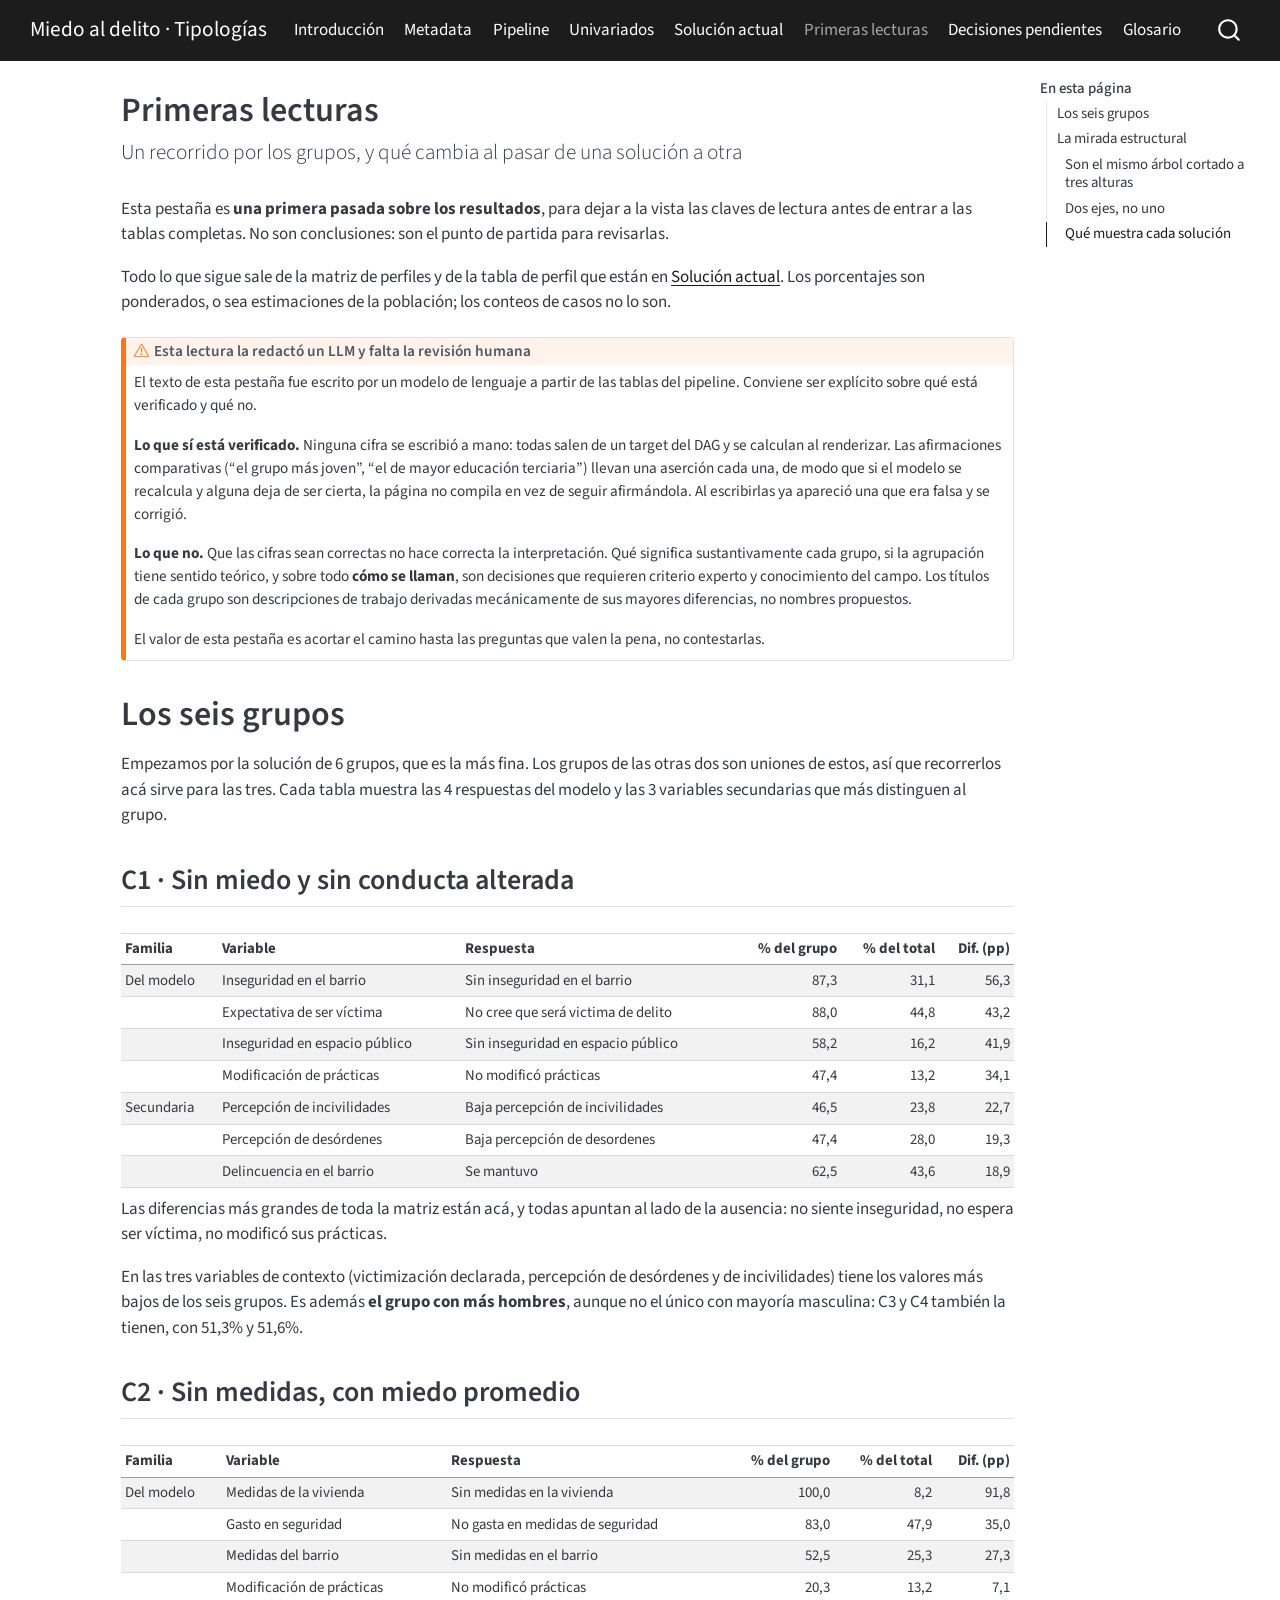
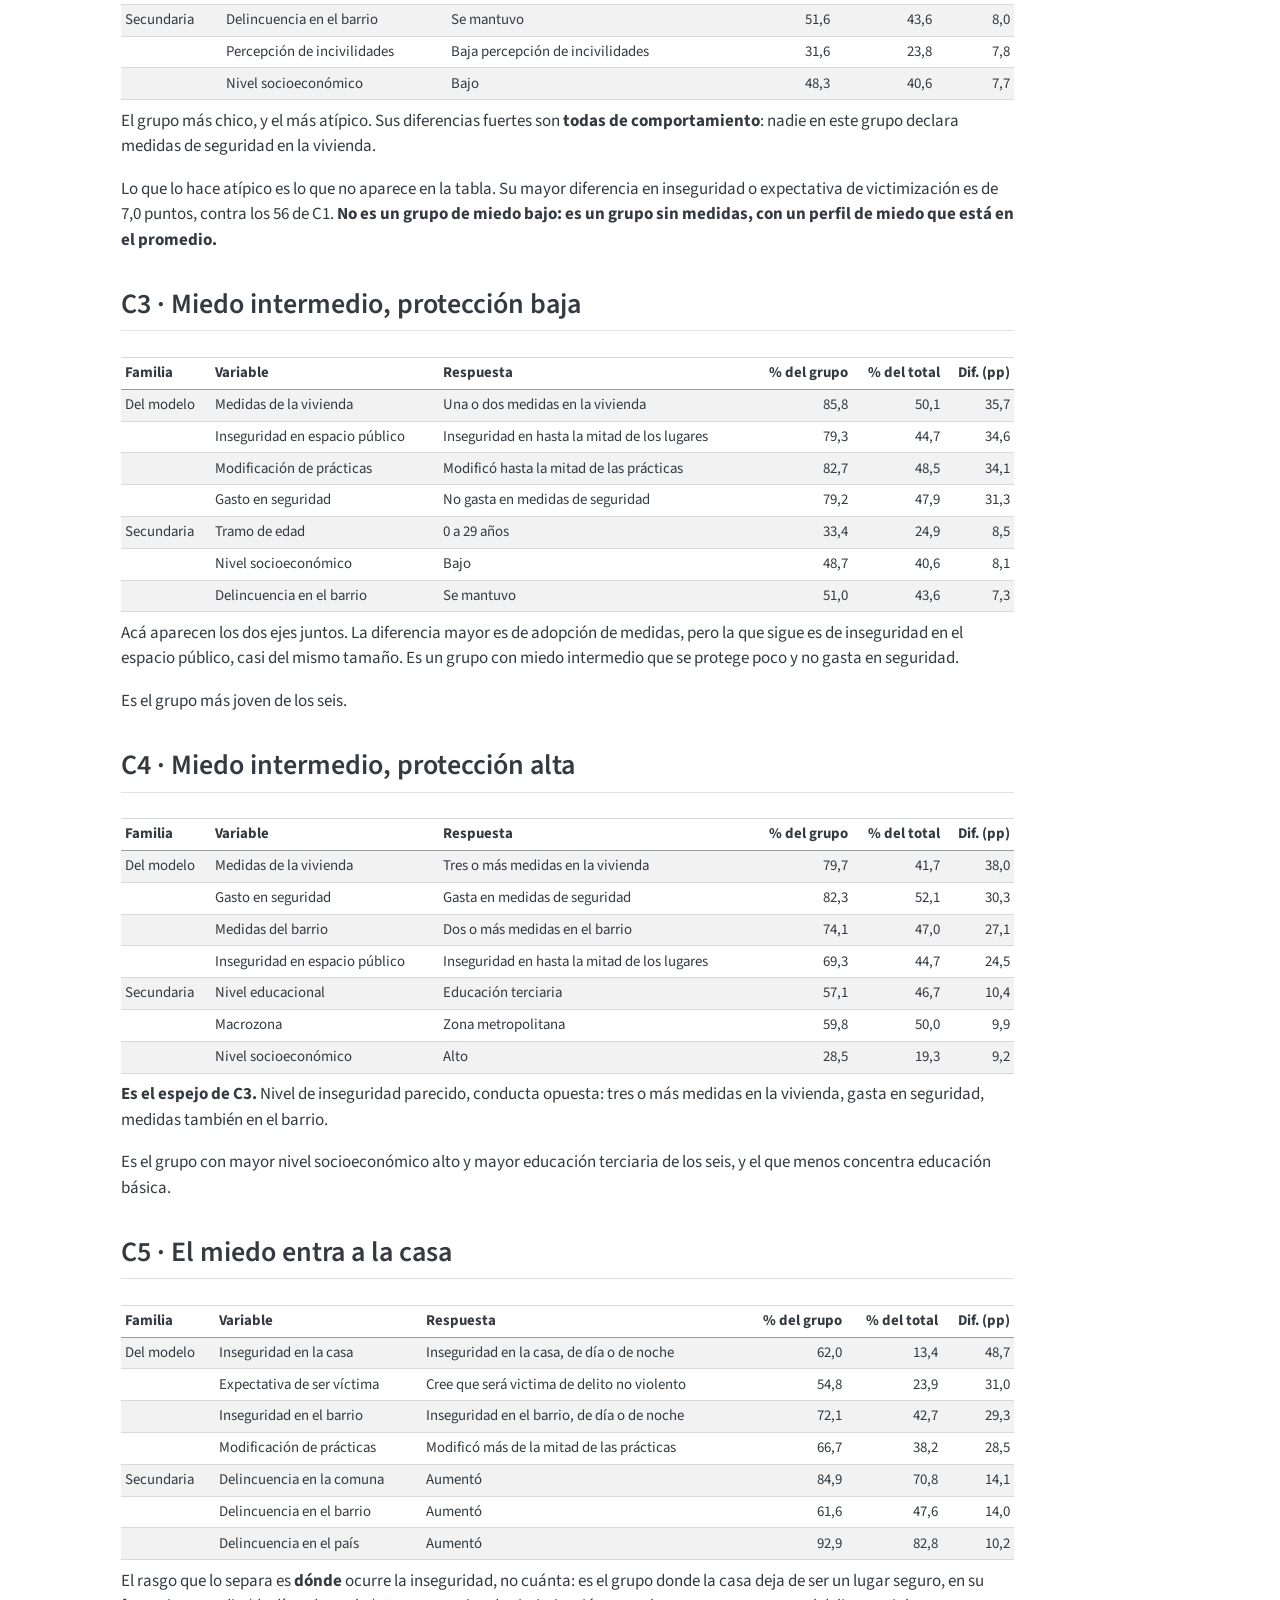
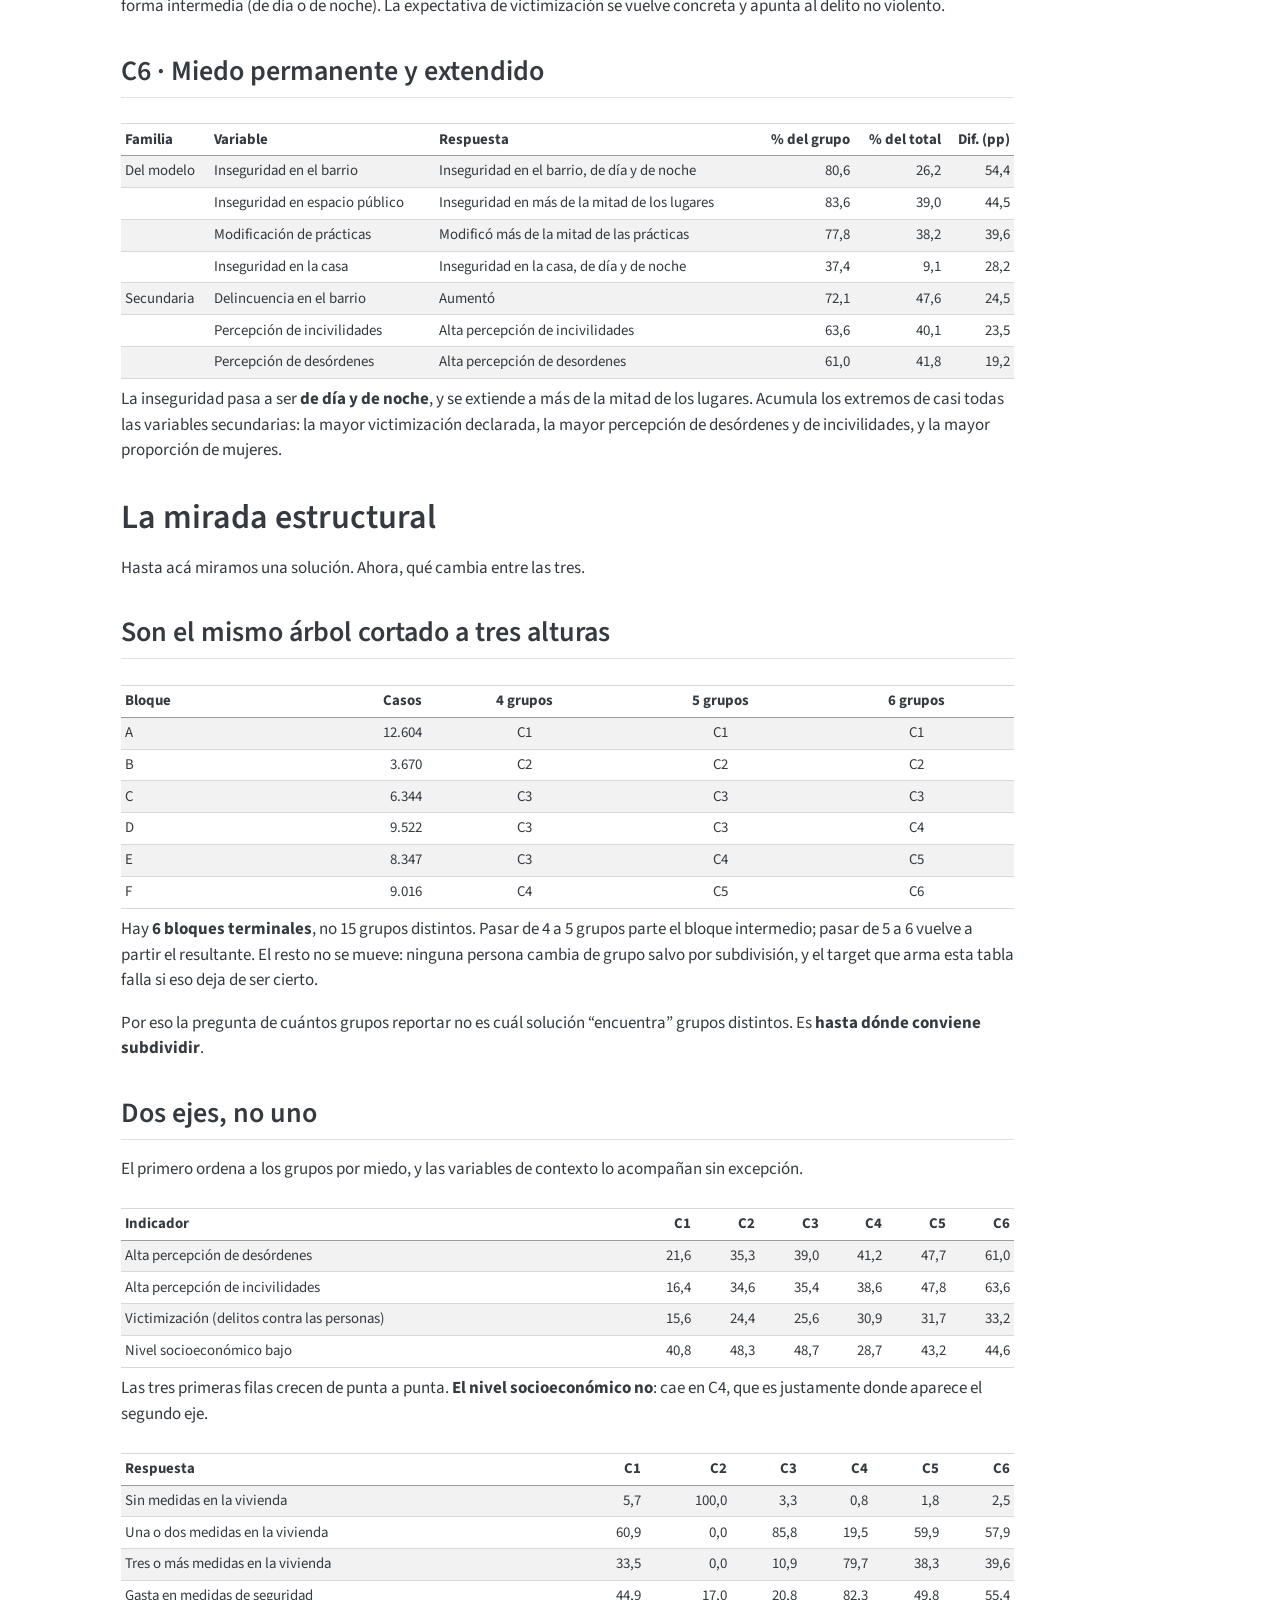
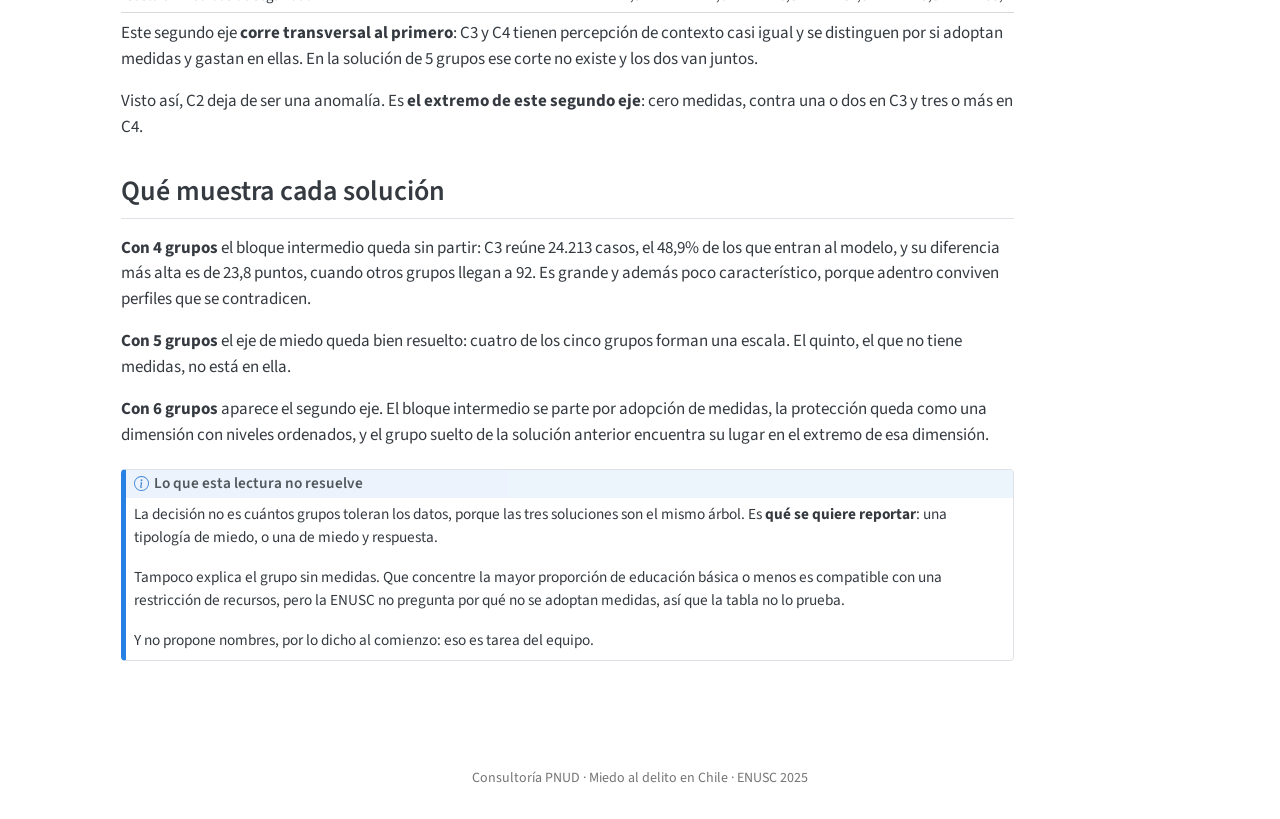
<file: docs/primeras-lecturas.html>
<!DOCTYPE html>
<html xmlns="http://www.w3.org/1999/xhtml" lang="es" xml:lang="es"><head>

<meta charset="utf-8">
<meta name="generator" content="quarto-1.8.27">

<meta name="viewport" content="width=device-width, initial-scale=1.0, user-scalable=yes">


<title>Primeras lecturas – Miedo al delito · Tipologías</title>
<style>
code{white-space: pre-wrap;}
span.smallcaps{font-variant: small-caps;}
div.columns{display: flex; gap: min(4vw, 1.5em);}
div.column{flex: auto; overflow-x: auto;}
div.hanging-indent{margin-left: 1.5em; text-indent: -1.5em;}
ul.task-list{list-style: none;}
ul.task-list li input[type="checkbox"] {
  width: 0.8em;
  margin: 0 0.8em 0.2em -1em; /* quarto-specific, see https://github.com/quarto-dev/quarto-cli/issues/4556 */ 
  vertical-align: middle;
}
</style>


<script src="site_libs/quarto-nav/quarto-nav.js"></script>
<script src="site_libs/quarto-nav/headroom.min.js"></script>
<script src="site_libs/clipboard/clipboard.min.js"></script>
<script src="site_libs/quarto-search/autocomplete.umd.js"></script>
<script src="site_libs/quarto-search/fuse.min.js"></script>
<script src="site_libs/quarto-search/quarto-search.js"></script>
<meta name="quarto:offset" content="./">
<script src="site_libs/quarto-html/quarto.js" type="module"></script>
<script src="site_libs/quarto-html/tabsets/tabsets.js" type="module"></script>
<script src="site_libs/quarto-html/axe/axe-check.js" type="module"></script>
<script src="site_libs/quarto-html/popper.min.js"></script>
<script src="site_libs/quarto-html/tippy.umd.min.js"></script>
<script src="site_libs/quarto-html/anchor.min.js"></script>
<link href="site_libs/quarto-html/tippy.css" rel="stylesheet">
<link href="site_libs/quarto-html/quarto-syntax-highlighting-ed96de9b727972fe78a7b5d16c58bf87.css" rel="stylesheet" id="quarto-text-highlighting-styles">
<script src="site_libs/bootstrap/bootstrap.min.js"></script>
<link href="site_libs/bootstrap/bootstrap-icons.css" rel="stylesheet">
<link href="site_libs/bootstrap/bootstrap-294506ca1d7cb857067173e8022ca1b0.min.css" rel="stylesheet" append-hash="true" id="quarto-bootstrap" data-mode="light">
<script id="quarto-search-options" type="application/json">{
  "location": "navbar",
  "copy-button": false,
  "collapse-after": 3,
  "panel-placement": "end",
  "type": "overlay",
  "limit": 50,
  "keyboard-shortcut": [
    "f",
    "/",
    "s"
  ],
  "show-item-context": false,
  "language": {
    "search-no-results-text": "No se han encontrado resultados",
    "search-matching-documents-text": "documentos encontrados",
    "search-copy-link-title": "Copiar el enlace en la búsqueda",
    "search-hide-matches-text": "Ocultar resultados adicionales",
    "search-more-match-text": "resultado adicional en este documento",
    "search-more-matches-text": "resultados adicionales en este documento",
    "search-clear-button-title": "Borrar",
    "search-text-placeholder": "",
    "search-detached-cancel-button-title": "Cancelar",
    "search-submit-button-title": "Enviar",
    "search-label": "Buscar"
  }
}</script>
<script src="site_libs/kePrint-0.0.1/kePrint.js"></script>
<link href="site_libs/lightable-0.0.1/lightable.css" rel="stylesheet">


</head>

<body class="nav-fixed quarto-light">

<div id="quarto-search-results"></div>
  <header id="quarto-header" class="headroom fixed-top">
    <nav class="navbar navbar-expand-lg " data-bs-theme="dark">
      <div class="navbar-container container-fluid">
      <div class="navbar-brand-container mx-auto">
    <a class="navbar-brand" href="./index.html">
    <span class="navbar-title">Miedo al delito · Tipologías</span>
    </a>
  </div>
            <div id="quarto-search" class="" title="Buscar"></div>
          <button class="navbar-toggler" type="button" data-bs-toggle="collapse" data-bs-target="#navbarCollapse" aria-controls="navbarCollapse" role="menu" aria-expanded="false" aria-label="Navegación de palanca" onclick="if (window.quartoToggleHeadroom) { window.quartoToggleHeadroom(); }">
  <span class="navbar-toggler-icon"></span>
</button>
          <div class="collapse navbar-collapse" id="navbarCollapse">
            <ul class="navbar-nav navbar-nav-scroll me-auto">
  <li class="nav-item">
    <a class="nav-link" href="./index.html"> 
<span class="menu-text">Introducción</span></a>
  </li>  
  <li class="nav-item">
    <a class="nav-link" href="./metadata.html"> 
<span class="menu-text">Metadata</span></a>
  </li>  
  <li class="nav-item">
    <a class="nav-link" href="./pipeline.html"> 
<span class="menu-text">Pipeline</span></a>
  </li>  
  <li class="nav-item">
    <a class="nav-link" href="./univariados.html"> 
<span class="menu-text">Univariados</span></a>
  </li>  
  <li class="nav-item">
    <a class="nav-link" href="./solucion-actual.html"> 
<span class="menu-text">Solución actual</span></a>
  </li>  
  <li class="nav-item">
    <a class="nav-link active" href="./primeras-lecturas.html" aria-current="page"> 
<span class="menu-text">Primeras lecturas</span></a>
  </li>  
  <li class="nav-item">
    <a class="nav-link" href="./decisiones.html"> 
<span class="menu-text">Decisiones pendientes</span></a>
  </li>  
  <li class="nav-item">
    <a class="nav-link" href="./glosario.html"> 
<span class="menu-text">Glosario</span></a>
  </li>  
</ul>
          </div> <!-- /navcollapse -->
            <div class="quarto-navbar-tools">
</div>
      </div> <!-- /container-fluid -->
    </nav>
</header>
<!-- content -->
<div id="quarto-content" class="quarto-container page-columns page-rows-contents page-layout-article page-navbar">
<!-- sidebar -->
<!-- margin-sidebar -->
    <div id="quarto-margin-sidebar" class="sidebar margin-sidebar">
        <nav id="TOC" role="doc-toc" class="toc-active">
    <h2 id="toc-title">En esta página</h2>
   
  <ul>
  <li><a href="#los-seis-grupos" id="toc-los-seis-grupos" class="nav-link active" data-scroll-target="#los-seis-grupos">Los seis grupos</a>
  <ul class="collapse">
  <li><a href="#c1-sin-miedo-y-sin-conducta-alterada" id="toc-c1-sin-miedo-y-sin-conducta-alterada" class="nav-link" data-scroll-target="#c1-sin-miedo-y-sin-conducta-alterada">C1 · Sin miedo y sin conducta alterada</a></li>
  <li><a href="#c2-sin-medidas-con-miedo-promedio" id="toc-c2-sin-medidas-con-miedo-promedio" class="nav-link" data-scroll-target="#c2-sin-medidas-con-miedo-promedio">C2 · Sin medidas, con miedo promedio</a></li>
  <li><a href="#c3-miedo-intermedio-protección-baja" id="toc-c3-miedo-intermedio-protección-baja" class="nav-link" data-scroll-target="#c3-miedo-intermedio-protección-baja">C3 · Miedo intermedio, protección baja</a></li>
  <li><a href="#c4-miedo-intermedio-protección-alta" id="toc-c4-miedo-intermedio-protección-alta" class="nav-link" data-scroll-target="#c4-miedo-intermedio-protección-alta">C4 · Miedo intermedio, protección alta</a></li>
  <li><a href="#c5-el-miedo-entra-a-la-casa" id="toc-c5-el-miedo-entra-a-la-casa" class="nav-link" data-scroll-target="#c5-el-miedo-entra-a-la-casa">C5 · El miedo entra a la casa</a></li>
  <li><a href="#c6-miedo-permanente-y-extendido" id="toc-c6-miedo-permanente-y-extendido" class="nav-link" data-scroll-target="#c6-miedo-permanente-y-extendido">C6 · Miedo permanente y extendido</a></li>
  </ul></li>
  <li><a href="#la-mirada-estructural" id="toc-la-mirada-estructural" class="nav-link" data-scroll-target="#la-mirada-estructural">La mirada estructural</a>
  <ul class="collapse">
  <li><a href="#son-el-mismo-árbol-cortado-a-tres-alturas" id="toc-son-el-mismo-árbol-cortado-a-tres-alturas" class="nav-link" data-scroll-target="#son-el-mismo-árbol-cortado-a-tres-alturas">Son el mismo árbol cortado a tres alturas</a></li>
  <li><a href="#dos-ejes-no-uno" id="toc-dos-ejes-no-uno" class="nav-link" data-scroll-target="#dos-ejes-no-uno">Dos ejes, no uno</a></li>
  <li><a href="#qué-muestra-cada-solución" id="toc-qué-muestra-cada-solución" class="nav-link" data-scroll-target="#qué-muestra-cada-solución">Qué muestra cada solución</a></li>
  </ul></li>
  </ul>
</nav>
    </div>
<!-- main -->
<main class="content" id="quarto-document-content">

<header id="title-block-header" class="quarto-title-block default">
<div class="quarto-title">
<h1 class="title">Primeras lecturas</h1>
<p class="subtitle lead">Un recorrido por los grupos, y qué cambia al pasar de una solución a otra</p>
</div>



<div class="quarto-title-meta">

    
  
    
  </div>
  


</header>


<p>Esta pestaña es <strong>una primera pasada sobre los resultados</strong>, para dejar a la vista las claves de lectura antes de entrar a las tablas completas. No son conclusiones: son el punto de partida para revisarlas.</p>
<p>Todo lo que sigue sale de la matriz de perfiles y de la tabla de perfil que están en <a href="solucion-actual.html">Solución actual</a>. Los porcentajes son ponderados, o sea estimaciones de la población; los conteos de casos no lo son.</p>
<div class="callout callout-style-default callout-warning callout-titled">
<div class="callout-header d-flex align-content-center">
<div class="callout-icon-container">
<i class="callout-icon"></i>
</div>
<div class="callout-title-container flex-fill">
<span class="screen-reader-only">Advertencia</span>Esta lectura la redactó un LLM y falta la revisión humana
</div>
</div>
<div class="callout-body-container callout-body">
<p>El texto de esta pestaña fue escrito por un modelo de lenguaje a partir de las tablas del pipeline. Conviene ser explícito sobre qué está verificado y qué no.</p>
<p><strong>Lo que sí está verificado.</strong> Ninguna cifra se escribió a mano: todas salen de un target del DAG y se calculan al renderizar. Las afirmaciones comparativas (“el grupo más joven”, “el de mayor educación terciaria”) llevan una aserción cada una, de modo que si el modelo se recalcula y alguna deja de ser cierta, la página no compila en vez de seguir afirmándola. Al escribirlas ya apareció una que era falsa y se corrigió.</p>
<p><strong>Lo que no.</strong> Que las cifras sean correctas no hace correcta la interpretación. Qué significa sustantivamente cada grupo, si la agrupación tiene sentido teórico, y sobre todo <strong>cómo se llaman</strong>, son decisiones que requieren criterio experto y conocimiento del campo. Los títulos de cada grupo son descripciones de trabajo derivadas mecánicamente de sus mayores diferencias, no nombres propuestos.</p>
<p>El valor de esta pestaña es acortar el camino hasta las preguntas que valen la pena, no contestarlas.</p>
</div>
</div>
<section id="los-seis-grupos" class="level1">
<h1>Los seis grupos</h1>
<p>Empezamos por la solución de 6 grupos, que es la más fina. Los grupos de las otras dos son uniones de estos, así que recorrerlos acá sirve para las tres. Cada tabla muestra las 4 respuestas del modelo y las 3 variables secundarias que más distinguen al grupo.</p>
<section id="c1-sin-miedo-y-sin-conducta-alterada" class="level2">
<h2 class="anchored" data-anchor-id="c1-sin-miedo-y-sin-conducta-alterada">C1 · Sin miedo y sin conducta alterada</h2>
<div class="cell">
<div class="cell-output-display">
<table class="table table-striped table-hover table-condensed caption-top table-sm small">
<thead>
<tr class="header">
<th data-quarto-table-cell-role="th" style="text-align: left; position: sticky; top: 0; background-color: #FFFFFF;">Familia</th>
<th data-quarto-table-cell-role="th" style="text-align: left; position: sticky; top: 0; background-color: #FFFFFF;">Variable</th>
<th data-quarto-table-cell-role="th" style="text-align: left; position: sticky; top: 0; background-color: #FFFFFF;">Respuesta</th>
<th data-quarto-table-cell-role="th" style="text-align: right; position: sticky; top: 0; background-color: #FFFFFF;">% del grupo</th>
<th data-quarto-table-cell-role="th" style="text-align: right; position: sticky; top: 0; background-color: #FFFFFF;">% del total</th>
<th data-quarto-table-cell-role="th" style="text-align: right; position: sticky; top: 0; background-color: #FFFFFF;">Dif. (pp)</th>
</tr>
</thead>
<tbody>
<tr class="odd">
<td style="text-align: left;">Del modelo</td>
<td style="text-align: left;">Inseguridad en el barrio</td>
<td style="text-align: left;">Sin inseguridad en el barrio</td>
<td style="text-align: right;">87,3</td>
<td style="text-align: right;">31,1</td>
<td style="text-align: right;">56,3</td>
</tr>
<tr class="even">
<td style="text-align: left;"></td>
<td style="text-align: left;">Expectativa de ser víctima</td>
<td style="text-align: left;">No cree que será victima de delito</td>
<td style="text-align: right;">88,0</td>
<td style="text-align: right;">44,8</td>
<td style="text-align: right;">43,2</td>
</tr>
<tr class="odd">
<td style="text-align: left;"></td>
<td style="text-align: left;">Inseguridad en espacio público</td>
<td style="text-align: left;">Sin inseguridad en espacio público</td>
<td style="text-align: right;">58,2</td>
<td style="text-align: right;">16,2</td>
<td style="text-align: right;">41,9</td>
</tr>
<tr class="even">
<td style="text-align: left;"></td>
<td style="text-align: left;">Modificación de prácticas</td>
<td style="text-align: left;">No modificó prácticas</td>
<td style="text-align: right;">47,4</td>
<td style="text-align: right;">13,2</td>
<td style="text-align: right;">34,1</td>
</tr>
<tr class="odd">
<td style="text-align: left;">Secundaria</td>
<td style="text-align: left;">Percepción de incivilidades</td>
<td style="text-align: left;">Baja percepción de incivilidades</td>
<td style="text-align: right;">46,5</td>
<td style="text-align: right;">23,8</td>
<td style="text-align: right;">22,7</td>
</tr>
<tr class="even">
<td style="text-align: left;"></td>
<td style="text-align: left;">Percepción de desórdenes</td>
<td style="text-align: left;">Baja percepción de desordenes</td>
<td style="text-align: right;">47,4</td>
<td style="text-align: right;">28,0</td>
<td style="text-align: right;">19,3</td>
</tr>
<tr class="odd">
<td style="text-align: left;"></td>
<td style="text-align: left;">Delincuencia en el barrio</td>
<td style="text-align: left;">Se mantuvo</td>
<td style="text-align: right;">62,5</td>
<td style="text-align: right;">43,6</td>
<td style="text-align: right;">18,9</td>
</tr>
</tbody>
</table>
</div>
</div>
<p>Las diferencias más grandes de toda la matriz están acá, y todas apuntan al lado de la ausencia: no siente inseguridad, no espera ser víctima, no modificó sus prácticas.</p>
<p>En las tres variables de contexto (victimización declarada, percepción de desórdenes y de incivilidades) tiene los valores más bajos de los seis grupos. Es además <strong>el grupo con más hombres</strong>, aunque no el único con mayoría masculina: C3 y C4 también la tienen, con 51,3% y 51,6%.</p>
</section>
<section id="c2-sin-medidas-con-miedo-promedio" class="level2">
<h2 class="anchored" data-anchor-id="c2-sin-medidas-con-miedo-promedio">C2 · Sin medidas, con miedo promedio</h2>
<div class="cell">
<div class="cell-output-display">
<table class="table table-striped table-hover table-condensed caption-top table-sm small">
<thead>
<tr class="header">
<th data-quarto-table-cell-role="th" style="text-align: left; position: sticky; top: 0; background-color: #FFFFFF;">Familia</th>
<th data-quarto-table-cell-role="th" style="text-align: left; position: sticky; top: 0; background-color: #FFFFFF;">Variable</th>
<th data-quarto-table-cell-role="th" style="text-align: left; position: sticky; top: 0; background-color: #FFFFFF;">Respuesta</th>
<th data-quarto-table-cell-role="th" style="text-align: right; position: sticky; top: 0; background-color: #FFFFFF;">% del grupo</th>
<th data-quarto-table-cell-role="th" style="text-align: right; position: sticky; top: 0; background-color: #FFFFFF;">% del total</th>
<th data-quarto-table-cell-role="th" style="text-align: right; position: sticky; top: 0; background-color: #FFFFFF;">Dif. (pp)</th>
</tr>
</thead>
<tbody>
<tr class="odd">
<td style="text-align: left;">Del modelo</td>
<td style="text-align: left;">Medidas de la vivienda</td>
<td style="text-align: left;">Sin medidas en la vivienda</td>
<td style="text-align: right;">100,0</td>
<td style="text-align: right;">8,2</td>
<td style="text-align: right;">91,8</td>
</tr>
<tr class="even">
<td style="text-align: left;"></td>
<td style="text-align: left;">Gasto en seguridad</td>
<td style="text-align: left;">No gasta en medidas de seguridad</td>
<td style="text-align: right;">83,0</td>
<td style="text-align: right;">47,9</td>
<td style="text-align: right;">35,0</td>
</tr>
<tr class="odd">
<td style="text-align: left;"></td>
<td style="text-align: left;">Medidas del barrio</td>
<td style="text-align: left;">Sin medidas en el barrio</td>
<td style="text-align: right;">52,5</td>
<td style="text-align: right;">25,3</td>
<td style="text-align: right;">27,3</td>
</tr>
<tr class="even">
<td style="text-align: left;"></td>
<td style="text-align: left;">Modificación de prácticas</td>
<td style="text-align: left;">No modificó prácticas</td>
<td style="text-align: right;">20,3</td>
<td style="text-align: right;">13,2</td>
<td style="text-align: right;">7,1</td>
</tr>
<tr class="odd">
<td style="text-align: left;">Secundaria</td>
<td style="text-align: left;">Delincuencia en el barrio</td>
<td style="text-align: left;">Se mantuvo</td>
<td style="text-align: right;">51,6</td>
<td style="text-align: right;">43,6</td>
<td style="text-align: right;">8,0</td>
</tr>
<tr class="even">
<td style="text-align: left;"></td>
<td style="text-align: left;">Percepción de incivilidades</td>
<td style="text-align: left;">Baja percepción de incivilidades</td>
<td style="text-align: right;">31,6</td>
<td style="text-align: right;">23,8</td>
<td style="text-align: right;">7,8</td>
</tr>
<tr class="odd">
<td style="text-align: left;"></td>
<td style="text-align: left;">Nivel socioeconómico</td>
<td style="text-align: left;">Bajo</td>
<td style="text-align: right;">48,3</td>
<td style="text-align: right;">40,6</td>
<td style="text-align: right;">7,7</td>
</tr>
</tbody>
</table>
</div>
</div>
<p>El grupo más chico, y el más atípico. Sus diferencias fuertes son <strong>todas de comportamiento</strong>: nadie en este grupo declara medidas de seguridad en la vivienda.</p>
<p>Lo que lo hace atípico es lo que no aparece en la tabla. Su mayor diferencia en inseguridad o expectativa de victimización es de 7,0 puntos, contra los 56 de C1. <strong>No es un grupo de miedo bajo: es un grupo sin medidas, con un perfil de miedo que está en el promedio.</strong></p>
</section>
<section id="c3-miedo-intermedio-protección-baja" class="level2">
<h2 class="anchored" data-anchor-id="c3-miedo-intermedio-protección-baja">C3 · Miedo intermedio, protección baja</h2>
<div class="cell">
<div class="cell-output-display">
<table class="table table-striped table-hover table-condensed caption-top table-sm small">
<thead>
<tr class="header">
<th data-quarto-table-cell-role="th" style="text-align: left; position: sticky; top: 0; background-color: #FFFFFF;">Familia</th>
<th data-quarto-table-cell-role="th" style="text-align: left; position: sticky; top: 0; background-color: #FFFFFF;">Variable</th>
<th data-quarto-table-cell-role="th" style="text-align: left; position: sticky; top: 0; background-color: #FFFFFF;">Respuesta</th>
<th data-quarto-table-cell-role="th" style="text-align: right; position: sticky; top: 0; background-color: #FFFFFF;">% del grupo</th>
<th data-quarto-table-cell-role="th" style="text-align: right; position: sticky; top: 0; background-color: #FFFFFF;">% del total</th>
<th data-quarto-table-cell-role="th" style="text-align: right; position: sticky; top: 0; background-color: #FFFFFF;">Dif. (pp)</th>
</tr>
</thead>
<tbody>
<tr class="odd">
<td style="text-align: left;">Del modelo</td>
<td style="text-align: left;">Medidas de la vivienda</td>
<td style="text-align: left;">Una o dos medidas en la vivienda</td>
<td style="text-align: right;">85,8</td>
<td style="text-align: right;">50,1</td>
<td style="text-align: right;">35,7</td>
</tr>
<tr class="even">
<td style="text-align: left;"></td>
<td style="text-align: left;">Inseguridad en espacio público</td>
<td style="text-align: left;">Inseguridad en hasta la mitad de los lugares</td>
<td style="text-align: right;">79,3</td>
<td style="text-align: right;">44,7</td>
<td style="text-align: right;">34,6</td>
</tr>
<tr class="odd">
<td style="text-align: left;"></td>
<td style="text-align: left;">Modificación de prácticas</td>
<td style="text-align: left;">Modificó hasta la mitad de las prácticas</td>
<td style="text-align: right;">82,7</td>
<td style="text-align: right;">48,5</td>
<td style="text-align: right;">34,1</td>
</tr>
<tr class="even">
<td style="text-align: left;"></td>
<td style="text-align: left;">Gasto en seguridad</td>
<td style="text-align: left;">No gasta en medidas de seguridad</td>
<td style="text-align: right;">79,2</td>
<td style="text-align: right;">47,9</td>
<td style="text-align: right;">31,3</td>
</tr>
<tr class="odd">
<td style="text-align: left;">Secundaria</td>
<td style="text-align: left;">Tramo de edad</td>
<td style="text-align: left;">0 a 29 años</td>
<td style="text-align: right;">33,4</td>
<td style="text-align: right;">24,9</td>
<td style="text-align: right;">8,5</td>
</tr>
<tr class="even">
<td style="text-align: left;"></td>
<td style="text-align: left;">Nivel socioeconómico</td>
<td style="text-align: left;">Bajo</td>
<td style="text-align: right;">48,7</td>
<td style="text-align: right;">40,6</td>
<td style="text-align: right;">8,1</td>
</tr>
<tr class="odd">
<td style="text-align: left;"></td>
<td style="text-align: left;">Delincuencia en el barrio</td>
<td style="text-align: left;">Se mantuvo</td>
<td style="text-align: right;">51,0</td>
<td style="text-align: right;">43,6</td>
<td style="text-align: right;">7,3</td>
</tr>
</tbody>
</table>
</div>
</div>
<p>Acá aparecen los dos ejes juntos. La diferencia mayor es de adopción de medidas, pero la que sigue es de inseguridad en el espacio público, casi del mismo tamaño. Es un grupo con miedo intermedio que se protege poco y no gasta en seguridad.</p>
<p>Es el grupo más joven de los seis.</p>
</section>
<section id="c4-miedo-intermedio-protección-alta" class="level2">
<h2 class="anchored" data-anchor-id="c4-miedo-intermedio-protección-alta">C4 · Miedo intermedio, protección alta</h2>
<div class="cell">
<div class="cell-output-display">
<table class="table table-striped table-hover table-condensed caption-top table-sm small">
<thead>
<tr class="header">
<th data-quarto-table-cell-role="th" style="text-align: left; position: sticky; top: 0; background-color: #FFFFFF;">Familia</th>
<th data-quarto-table-cell-role="th" style="text-align: left; position: sticky; top: 0; background-color: #FFFFFF;">Variable</th>
<th data-quarto-table-cell-role="th" style="text-align: left; position: sticky; top: 0; background-color: #FFFFFF;">Respuesta</th>
<th data-quarto-table-cell-role="th" style="text-align: right; position: sticky; top: 0; background-color: #FFFFFF;">% del grupo</th>
<th data-quarto-table-cell-role="th" style="text-align: right; position: sticky; top: 0; background-color: #FFFFFF;">% del total</th>
<th data-quarto-table-cell-role="th" style="text-align: right; position: sticky; top: 0; background-color: #FFFFFF;">Dif. (pp)</th>
</tr>
</thead>
<tbody>
<tr class="odd">
<td style="text-align: left;">Del modelo</td>
<td style="text-align: left;">Medidas de la vivienda</td>
<td style="text-align: left;">Tres o más medidas en la vivienda</td>
<td style="text-align: right;">79,7</td>
<td style="text-align: right;">41,7</td>
<td style="text-align: right;">38,0</td>
</tr>
<tr class="even">
<td style="text-align: left;"></td>
<td style="text-align: left;">Gasto en seguridad</td>
<td style="text-align: left;">Gasta en medidas de seguridad</td>
<td style="text-align: right;">82,3</td>
<td style="text-align: right;">52,1</td>
<td style="text-align: right;">30,3</td>
</tr>
<tr class="odd">
<td style="text-align: left;"></td>
<td style="text-align: left;">Medidas del barrio</td>
<td style="text-align: left;">Dos o más medidas en el barrio</td>
<td style="text-align: right;">74,1</td>
<td style="text-align: right;">47,0</td>
<td style="text-align: right;">27,1</td>
</tr>
<tr class="even">
<td style="text-align: left;"></td>
<td style="text-align: left;">Inseguridad en espacio público</td>
<td style="text-align: left;">Inseguridad en hasta la mitad de los lugares</td>
<td style="text-align: right;">69,3</td>
<td style="text-align: right;">44,7</td>
<td style="text-align: right;">24,5</td>
</tr>
<tr class="odd">
<td style="text-align: left;">Secundaria</td>
<td style="text-align: left;">Nivel educacional</td>
<td style="text-align: left;">Educación terciaria</td>
<td style="text-align: right;">57,1</td>
<td style="text-align: right;">46,7</td>
<td style="text-align: right;">10,4</td>
</tr>
<tr class="even">
<td style="text-align: left;"></td>
<td style="text-align: left;">Macrozona</td>
<td style="text-align: left;">Zona metropolitana</td>
<td style="text-align: right;">59,8</td>
<td style="text-align: right;">50,0</td>
<td style="text-align: right;">9,9</td>
</tr>
<tr class="odd">
<td style="text-align: left;"></td>
<td style="text-align: left;">Nivel socioeconómico</td>
<td style="text-align: left;">Alto</td>
<td style="text-align: right;">28,5</td>
<td style="text-align: right;">19,3</td>
<td style="text-align: right;">9,2</td>
</tr>
</tbody>
</table>
</div>
</div>
<p><strong>Es el espejo de C3.</strong> Nivel de inseguridad parecido, conducta opuesta: tres o más medidas en la vivienda, gasta en seguridad, medidas también en el barrio.</p>
<p>Es el grupo con mayor nivel socioeconómico alto y mayor educación terciaria de los seis, y el que menos concentra educación básica.</p>
</section>
<section id="c5-el-miedo-entra-a-la-casa" class="level2">
<h2 class="anchored" data-anchor-id="c5-el-miedo-entra-a-la-casa">C5 · El miedo entra a la casa</h2>
<div class="cell">
<div class="cell-output-display">
<table class="table table-striped table-hover table-condensed caption-top table-sm small">
<thead>
<tr class="header">
<th data-quarto-table-cell-role="th" style="text-align: left; position: sticky; top: 0; background-color: #FFFFFF;">Familia</th>
<th data-quarto-table-cell-role="th" style="text-align: left; position: sticky; top: 0; background-color: #FFFFFF;">Variable</th>
<th data-quarto-table-cell-role="th" style="text-align: left; position: sticky; top: 0; background-color: #FFFFFF;">Respuesta</th>
<th data-quarto-table-cell-role="th" style="text-align: right; position: sticky; top: 0; background-color: #FFFFFF;">% del grupo</th>
<th data-quarto-table-cell-role="th" style="text-align: right; position: sticky; top: 0; background-color: #FFFFFF;">% del total</th>
<th data-quarto-table-cell-role="th" style="text-align: right; position: sticky; top: 0; background-color: #FFFFFF;">Dif. (pp)</th>
</tr>
</thead>
<tbody>
<tr class="odd">
<td style="text-align: left;">Del modelo</td>
<td style="text-align: left;">Inseguridad en la casa</td>
<td style="text-align: left;">Inseguridad en la casa, de día o de noche</td>
<td style="text-align: right;">62,0</td>
<td style="text-align: right;">13,4</td>
<td style="text-align: right;">48,7</td>
</tr>
<tr class="even">
<td style="text-align: left;"></td>
<td style="text-align: left;">Expectativa de ser víctima</td>
<td style="text-align: left;">Cree que será victima de delito no violento</td>
<td style="text-align: right;">54,8</td>
<td style="text-align: right;">23,9</td>
<td style="text-align: right;">31,0</td>
</tr>
<tr class="odd">
<td style="text-align: left;"></td>
<td style="text-align: left;">Inseguridad en el barrio</td>
<td style="text-align: left;">Inseguridad en el barrio, de día o de noche</td>
<td style="text-align: right;">72,1</td>
<td style="text-align: right;">42,7</td>
<td style="text-align: right;">29,3</td>
</tr>
<tr class="even">
<td style="text-align: left;"></td>
<td style="text-align: left;">Modificación de prácticas</td>
<td style="text-align: left;">Modificó más de la mitad de las prácticas</td>
<td style="text-align: right;">66,7</td>
<td style="text-align: right;">38,2</td>
<td style="text-align: right;">28,5</td>
</tr>
<tr class="odd">
<td style="text-align: left;">Secundaria</td>
<td style="text-align: left;">Delincuencia en la comuna</td>
<td style="text-align: left;">Aumentó</td>
<td style="text-align: right;">84,9</td>
<td style="text-align: right;">70,8</td>
<td style="text-align: right;">14,1</td>
</tr>
<tr class="even">
<td style="text-align: left;"></td>
<td style="text-align: left;">Delincuencia en el barrio</td>
<td style="text-align: left;">Aumentó</td>
<td style="text-align: right;">61,6</td>
<td style="text-align: right;">47,6</td>
<td style="text-align: right;">14,0</td>
</tr>
<tr class="odd">
<td style="text-align: left;"></td>
<td style="text-align: left;">Delincuencia en el país</td>
<td style="text-align: left;">Aumentó</td>
<td style="text-align: right;">92,9</td>
<td style="text-align: right;">82,8</td>
<td style="text-align: right;">10,2</td>
</tr>
</tbody>
</table>
</div>
</div>
<p>El rasgo que lo separa es <strong>dónde</strong> ocurre la inseguridad, no cuánta: es el grupo donde la casa deja de ser un lugar seguro, en su forma intermedia (de día o de noche). La expectativa de victimización se vuelve concreta y apunta al delito no violento.</p>
</section>
<section id="c6-miedo-permanente-y-extendido" class="level2">
<h2 class="anchored" data-anchor-id="c6-miedo-permanente-y-extendido">C6 · Miedo permanente y extendido</h2>
<div class="cell">
<div class="cell-output-display">
<table class="table table-striped table-hover table-condensed caption-top table-sm small">
<thead>
<tr class="header">
<th data-quarto-table-cell-role="th" style="text-align: left; position: sticky; top: 0; background-color: #FFFFFF;">Familia</th>
<th data-quarto-table-cell-role="th" style="text-align: left; position: sticky; top: 0; background-color: #FFFFFF;">Variable</th>
<th data-quarto-table-cell-role="th" style="text-align: left; position: sticky; top: 0; background-color: #FFFFFF;">Respuesta</th>
<th data-quarto-table-cell-role="th" style="text-align: right; position: sticky; top: 0; background-color: #FFFFFF;">% del grupo</th>
<th data-quarto-table-cell-role="th" style="text-align: right; position: sticky; top: 0; background-color: #FFFFFF;">% del total</th>
<th data-quarto-table-cell-role="th" style="text-align: right; position: sticky; top: 0; background-color: #FFFFFF;">Dif. (pp)</th>
</tr>
</thead>
<tbody>
<tr class="odd">
<td style="text-align: left;">Del modelo</td>
<td style="text-align: left;">Inseguridad en el barrio</td>
<td style="text-align: left;">Inseguridad en el barrio, de día y de noche</td>
<td style="text-align: right;">80,6</td>
<td style="text-align: right;">26,2</td>
<td style="text-align: right;">54,4</td>
</tr>
<tr class="even">
<td style="text-align: left;"></td>
<td style="text-align: left;">Inseguridad en espacio público</td>
<td style="text-align: left;">Inseguridad en más de la mitad de los lugares</td>
<td style="text-align: right;">83,6</td>
<td style="text-align: right;">39,0</td>
<td style="text-align: right;">44,5</td>
</tr>
<tr class="odd">
<td style="text-align: left;"></td>
<td style="text-align: left;">Modificación de prácticas</td>
<td style="text-align: left;">Modificó más de la mitad de las prácticas</td>
<td style="text-align: right;">77,8</td>
<td style="text-align: right;">38,2</td>
<td style="text-align: right;">39,6</td>
</tr>
<tr class="even">
<td style="text-align: left;"></td>
<td style="text-align: left;">Inseguridad en la casa</td>
<td style="text-align: left;">Inseguridad en la casa, de día y de noche</td>
<td style="text-align: right;">37,4</td>
<td style="text-align: right;">9,1</td>
<td style="text-align: right;">28,2</td>
</tr>
<tr class="odd">
<td style="text-align: left;">Secundaria</td>
<td style="text-align: left;">Delincuencia en el barrio</td>
<td style="text-align: left;">Aumentó</td>
<td style="text-align: right;">72,1</td>
<td style="text-align: right;">47,6</td>
<td style="text-align: right;">24,5</td>
</tr>
<tr class="even">
<td style="text-align: left;"></td>
<td style="text-align: left;">Percepción de incivilidades</td>
<td style="text-align: left;">Alta percepción de incivilidades</td>
<td style="text-align: right;">63,6</td>
<td style="text-align: right;">40,1</td>
<td style="text-align: right;">23,5</td>
</tr>
<tr class="odd">
<td style="text-align: left;"></td>
<td style="text-align: left;">Percepción de desórdenes</td>
<td style="text-align: left;">Alta percepción de desordenes</td>
<td style="text-align: right;">61,0</td>
<td style="text-align: right;">41,8</td>
<td style="text-align: right;">19,2</td>
</tr>
</tbody>
</table>
</div>
</div>
<p>La inseguridad pasa a ser <strong>de día y de noche</strong>, y se extiende a más de la mitad de los lugares. Acumula los extremos de casi todas las variables secundarias: la mayor victimización declarada, la mayor percepción de desórdenes y de incivilidades, y la mayor proporción de mujeres.</p>
</section>
</section>
<section id="la-mirada-estructural" class="level1">
<h1>La mirada estructural</h1>
<p>Hasta acá miramos una solución. Ahora, qué cambia entre las tres.</p>
<section id="son-el-mismo-árbol-cortado-a-tres-alturas" class="level2">
<h2 class="anchored" data-anchor-id="son-el-mismo-árbol-cortado-a-tres-alturas">Son el mismo árbol cortado a tres alturas</h2>
<div class="cell">
<div class="cell-output-display">
<table class="table table-striped table-hover table-condensed caption-top table-sm small">
<thead>
<tr class="header">
<th data-quarto-table-cell-role="th" style="text-align: left; position: sticky; top: 0; background-color: #FFFFFF;">Bloque</th>
<th data-quarto-table-cell-role="th" style="text-align: right; position: sticky; top: 0; background-color: #FFFFFF;">Casos</th>
<th data-quarto-table-cell-role="th" style="text-align: center; position: sticky; top: 0; background-color: #FFFFFF;">4 grupos</th>
<th data-quarto-table-cell-role="th" style="text-align: center; position: sticky; top: 0; background-color: #FFFFFF;">5 grupos</th>
<th data-quarto-table-cell-role="th" style="text-align: center; position: sticky; top: 0; background-color: #FFFFFF;">6 grupos</th>
</tr>
</thead>
<tbody>
<tr class="odd">
<td style="text-align: left;">A</td>
<td style="text-align: right;">12.604</td>
<td style="text-align: center;">C1</td>
<td style="text-align: center;">C1</td>
<td style="text-align: center;">C1</td>
</tr>
<tr class="even">
<td style="text-align: left;">B</td>
<td style="text-align: right;">3.670</td>
<td style="text-align: center;">C2</td>
<td style="text-align: center;">C2</td>
<td style="text-align: center;">C2</td>
</tr>
<tr class="odd">
<td style="text-align: left;">C</td>
<td style="text-align: right;">6.344</td>
<td style="text-align: center;">C3</td>
<td style="text-align: center;">C3</td>
<td style="text-align: center;">C3</td>
</tr>
<tr class="even">
<td style="text-align: left;">D</td>
<td style="text-align: right;">9.522</td>
<td style="text-align: center;">C3</td>
<td style="text-align: center;">C3</td>
<td style="text-align: center;">C4</td>
</tr>
<tr class="odd">
<td style="text-align: left;">E</td>
<td style="text-align: right;">8.347</td>
<td style="text-align: center;">C3</td>
<td style="text-align: center;">C4</td>
<td style="text-align: center;">C5</td>
</tr>
<tr class="even">
<td style="text-align: left;">F</td>
<td style="text-align: right;">9.016</td>
<td style="text-align: center;">C4</td>
<td style="text-align: center;">C5</td>
<td style="text-align: center;">C6</td>
</tr>
</tbody>
</table>
</div>
</div>
<p>Hay <strong>6 bloques terminales</strong>, no 15 grupos distintos. Pasar de 4 a 5 grupos parte el bloque intermedio; pasar de 5 a 6 vuelve a partir el resultante. El resto no se mueve: ninguna persona cambia de grupo salvo por subdivisión, y el target que arma esta tabla falla si eso deja de ser cierto.</p>
<p>Por eso la pregunta de cuántos grupos reportar no es cuál solución “encuentra” grupos distintos. Es <strong>hasta dónde conviene subdividir</strong>.</p>
</section>
<section id="dos-ejes-no-uno" class="level2">
<h2 class="anchored" data-anchor-id="dos-ejes-no-uno">Dos ejes, no uno</h2>
<p>El primero ordena a los grupos por miedo, y las variables de contexto lo acompañan sin excepción.</p>
<div class="cell">
<div class="cell-output-display">
<table class="table table-striped table-hover table-condensed caption-top table-sm small">
<thead>
<tr class="header">
<th data-quarto-table-cell-role="th" style="text-align: left; position: sticky; top: 0; background-color: #FFFFFF;">Indicador</th>
<th data-quarto-table-cell-role="th" style="text-align: right; position: sticky; top: 0; background-color: #FFFFFF;">C1</th>
<th data-quarto-table-cell-role="th" style="text-align: right; position: sticky; top: 0; background-color: #FFFFFF;">C2</th>
<th data-quarto-table-cell-role="th" style="text-align: right; position: sticky; top: 0; background-color: #FFFFFF;">C3</th>
<th data-quarto-table-cell-role="th" style="text-align: right; position: sticky; top: 0; background-color: #FFFFFF;">C4</th>
<th data-quarto-table-cell-role="th" style="text-align: right; position: sticky; top: 0; background-color: #FFFFFF;">C5</th>
<th data-quarto-table-cell-role="th" style="text-align: right; position: sticky; top: 0; background-color: #FFFFFF;">C6</th>
</tr>
</thead>
<tbody>
<tr class="odd">
<td style="text-align: left;">Alta percepción de desórdenes</td>
<td style="text-align: right;">21,6</td>
<td style="text-align: right;">35,3</td>
<td style="text-align: right;">39,0</td>
<td style="text-align: right;">41,2</td>
<td style="text-align: right;">47,7</td>
<td style="text-align: right;">61,0</td>
</tr>
<tr class="even">
<td style="text-align: left;">Alta percepción de incivilidades</td>
<td style="text-align: right;">16,4</td>
<td style="text-align: right;">34,6</td>
<td style="text-align: right;">35,4</td>
<td style="text-align: right;">38,6</td>
<td style="text-align: right;">47,8</td>
<td style="text-align: right;">63,6</td>
</tr>
<tr class="odd">
<td style="text-align: left;">Victimización (delitos contra las personas)</td>
<td style="text-align: right;">15,6</td>
<td style="text-align: right;">24,4</td>
<td style="text-align: right;">25,6</td>
<td style="text-align: right;">30,9</td>
<td style="text-align: right;">31,7</td>
<td style="text-align: right;">33,2</td>
</tr>
<tr class="even">
<td style="text-align: left;">Nivel socioeconómico bajo</td>
<td style="text-align: right;">40,8</td>
<td style="text-align: right;">48,3</td>
<td style="text-align: right;">48,7</td>
<td style="text-align: right;">28,7</td>
<td style="text-align: right;">43,2</td>
<td style="text-align: right;">44,6</td>
</tr>
</tbody>
</table>
</div>
</div>
<p>Las tres primeras filas crecen de punta a punta. <strong>El nivel socioeconómico no</strong>: cae en C4, que es justamente donde aparece el segundo eje.</p>
<div class="cell">
<div class="cell-output-display">
<table class="table table-striped table-hover table-condensed caption-top table-sm small">
<thead>
<tr class="header">
<th data-quarto-table-cell-role="th" style="text-align: left; position: sticky; top: 0; background-color: #FFFFFF;">Respuesta</th>
<th data-quarto-table-cell-role="th" style="text-align: right; position: sticky; top: 0; background-color: #FFFFFF;">C1</th>
<th data-quarto-table-cell-role="th" style="text-align: right; position: sticky; top: 0; background-color: #FFFFFF;">C2</th>
<th data-quarto-table-cell-role="th" style="text-align: right; position: sticky; top: 0; background-color: #FFFFFF;">C3</th>
<th data-quarto-table-cell-role="th" style="text-align: right; position: sticky; top: 0; background-color: #FFFFFF;">C4</th>
<th data-quarto-table-cell-role="th" style="text-align: right; position: sticky; top: 0; background-color: #FFFFFF;">C5</th>
<th data-quarto-table-cell-role="th" style="text-align: right; position: sticky; top: 0; background-color: #FFFFFF;">C6</th>
</tr>
</thead>
<tbody>
<tr class="odd">
<td style="text-align: left;">Sin medidas en la vivienda</td>
<td style="text-align: right;">5,7</td>
<td style="text-align: right;">100,0</td>
<td style="text-align: right;">3,3</td>
<td style="text-align: right;">0,8</td>
<td style="text-align: right;">1,8</td>
<td style="text-align: right;">2,5</td>
</tr>
<tr class="even">
<td style="text-align: left;">Una o dos medidas en la vivienda</td>
<td style="text-align: right;">60,9</td>
<td style="text-align: right;">0,0</td>
<td style="text-align: right;">85,8</td>
<td style="text-align: right;">19,5</td>
<td style="text-align: right;">59,9</td>
<td style="text-align: right;">57,9</td>
</tr>
<tr class="odd">
<td style="text-align: left;">Tres o más medidas en la vivienda</td>
<td style="text-align: right;">33,5</td>
<td style="text-align: right;">0,0</td>
<td style="text-align: right;">10,9</td>
<td style="text-align: right;">79,7</td>
<td style="text-align: right;">38,3</td>
<td style="text-align: right;">39,6</td>
</tr>
<tr class="even">
<td style="text-align: left;">Gasta en medidas de seguridad</td>
<td style="text-align: right;">44,9</td>
<td style="text-align: right;">17,0</td>
<td style="text-align: right;">20,8</td>
<td style="text-align: right;">82,3</td>
<td style="text-align: right;">49,8</td>
<td style="text-align: right;">55,4</td>
</tr>
</tbody>
</table>
</div>
</div>
<p>Este segundo eje <strong>corre transversal al primero</strong>: C3 y C4 tienen percepción de contexto casi igual y se distinguen por si adoptan medidas y gastan en ellas. En la solución de 5 grupos ese corte no existe y los dos van juntos.</p>
<p>Visto así, C2 deja de ser una anomalía. Es <strong>el extremo de este segundo eje</strong>: cero medidas, contra una o dos en C3 y tres o más en C4.</p>
</section>
<section id="qué-muestra-cada-solución" class="level2">
<h2 class="anchored" data-anchor-id="qué-muestra-cada-solución">Qué muestra cada solución</h2>
<p><strong>Con 4 grupos</strong> el bloque intermedio queda sin partir: C3 reúne 24.213 casos, el 48,9% de los que entran al modelo, y su diferencia más alta es de 23,8 puntos, cuando otros grupos llegan a 92. Es grande y además poco característico, porque adentro conviven perfiles que se contradicen.</p>
<p><strong>Con 5 grupos</strong> el eje de miedo queda bien resuelto: cuatro de los cinco grupos forman una escala. El quinto, el que no tiene medidas, no está en ella.</p>
<p><strong>Con 6 grupos</strong> aparece el segundo eje. El bloque intermedio se parte por adopción de medidas, la protección queda como una dimensión con niveles ordenados, y el grupo suelto de la solución anterior encuentra su lugar en el extremo de esa dimensión.</p>
<div class="callout callout-style-default callout-note callout-titled">
<div class="callout-header d-flex align-content-center">
<div class="callout-icon-container">
<i class="callout-icon"></i>
</div>
<div class="callout-title-container flex-fill">
<span class="screen-reader-only">Nota</span>Lo que esta lectura no resuelve
</div>
</div>
<div class="callout-body-container callout-body">
<p>La decisión no es cuántos grupos toleran los datos, porque las tres soluciones son el mismo árbol. Es <strong>qué se quiere reportar</strong>: una tipología de miedo, o una de miedo y respuesta.</p>
<p>Tampoco explica el grupo sin medidas. Que concentre la mayor proporción de educación básica o menos es compatible con una restricción de recursos, pero la ENUSC no pregunta por qué no se adoptan medidas, así que la tabla no lo prueba.</p>
<p>Y no propone nombres, por lo dicho al comienzo: eso es tarea del equipo.</p>
</div>
</div>


</section>
</section>

</main> <!-- /main -->
<script id="quarto-html-after-body" type="application/javascript">
  window.document.addEventListener("DOMContentLoaded", function (event) {
    const icon = "";
    const anchorJS = new window.AnchorJS();
    anchorJS.options = {
      placement: 'right',
      icon: icon
    };
    anchorJS.add('.anchored');
    const isCodeAnnotation = (el) => {
      for (const clz of el.classList) {
        if (clz.startsWith('code-annotation-')) {                     
          return true;
        }
      }
      return false;
    }
    const onCopySuccess = function(e) {
      // button target
      const button = e.trigger;
      // don't keep focus
      button.blur();
      // flash "checked"
      button.classList.add('code-copy-button-checked');
      var currentTitle = button.getAttribute("title");
      button.setAttribute("title", "Copiado");
      let tooltip;
      if (window.bootstrap) {
        button.setAttribute("data-bs-toggle", "tooltip");
        button.setAttribute("data-bs-placement", "left");
        button.setAttribute("data-bs-title", "Copiado");
        tooltip = new bootstrap.Tooltip(button, 
          { trigger: "manual", 
            customClass: "code-copy-button-tooltip",
            offset: [0, -8]});
        tooltip.show();    
      }
      setTimeout(function() {
        if (tooltip) {
          tooltip.hide();
          button.removeAttribute("data-bs-title");
          button.removeAttribute("data-bs-toggle");
          button.removeAttribute("data-bs-placement");
        }
        button.setAttribute("title", currentTitle);
        button.classList.remove('code-copy-button-checked');
      }, 1000);
      // clear code selection
      e.clearSelection();
    }
    const getTextToCopy = function(trigger) {
      const outerScaffold = trigger.parentElement.cloneNode(true);
      const codeEl = outerScaffold.querySelector('code');
      for (const childEl of codeEl.children) {
        if (isCodeAnnotation(childEl)) {
          childEl.remove();
        }
      }
      return codeEl.innerText;
    }
    const clipboard = new window.ClipboardJS('.code-copy-button:not([data-in-quarto-modal])', {
      text: getTextToCopy
    });
    clipboard.on('success', onCopySuccess);
    if (window.document.getElementById('quarto-embedded-source-code-modal')) {
      const clipboardModal = new window.ClipboardJS('.code-copy-button[data-in-quarto-modal]', {
        text: getTextToCopy,
        container: window.document.getElementById('quarto-embedded-source-code-modal')
      });
      clipboardModal.on('success', onCopySuccess);
    }
      var localhostRegex = new RegExp(/^(?:http|https):\/\/localhost\:?[0-9]*\//);
      var mailtoRegex = new RegExp(/^mailto:/);
        var filterRegex = new RegExp('/' + window.location.host + '/');
      var isInternal = (href) => {
          return filterRegex.test(href) || localhostRegex.test(href) || mailtoRegex.test(href);
      }
      // Inspect non-navigation links and adorn them if external
     var links = window.document.querySelectorAll('a[href]:not(.nav-link):not(.navbar-brand):not(.toc-action):not(.sidebar-link):not(.sidebar-item-toggle):not(.pagination-link):not(.no-external):not([aria-hidden]):not(.dropdown-item):not(.quarto-navigation-tool):not(.about-link)');
      for (var i=0; i<links.length; i++) {
        const link = links[i];
        if (!isInternal(link.href)) {
          // undo the damage that might have been done by quarto-nav.js in the case of
          // links that we want to consider external
          if (link.dataset.originalHref !== undefined) {
            link.href = link.dataset.originalHref;
          }
        }
      }
    function tippyHover(el, contentFn, onTriggerFn, onUntriggerFn) {
      const config = {
        allowHTML: true,
        maxWidth: 500,
        delay: 100,
        arrow: false,
        appendTo: function(el) {
            return el.parentElement;
        },
        interactive: true,
        interactiveBorder: 10,
        theme: 'quarto',
        placement: 'bottom-start',
      };
      if (contentFn) {
        config.content = contentFn;
      }
      if (onTriggerFn) {
        config.onTrigger = onTriggerFn;
      }
      if (onUntriggerFn) {
        config.onUntrigger = onUntriggerFn;
      }
      window.tippy(el, config); 
    }
    const noterefs = window.document.querySelectorAll('a[role="doc-noteref"]');
    for (var i=0; i<noterefs.length; i++) {
      const ref = noterefs[i];
      tippyHover(ref, function() {
        // use id or data attribute instead here
        let href = ref.getAttribute('data-footnote-href') || ref.getAttribute('href');
        try { href = new URL(href).hash; } catch {}
        const id = href.replace(/^#\/?/, "");
        const note = window.document.getElementById(id);
        if (note) {
          return note.innerHTML;
        } else {
          return "";
        }
      });
    }
    const xrefs = window.document.querySelectorAll('a.quarto-xref');
    const processXRef = (id, note) => {
      // Strip column container classes
      const stripColumnClz = (el) => {
        el.classList.remove("page-full", "page-columns");
        if (el.children) {
          for (const child of el.children) {
            stripColumnClz(child);
          }
        }
      }
      stripColumnClz(note)
      if (id === null || id.startsWith('sec-')) {
        // Special case sections, only their first couple elements
        const container = document.createElement("div");
        if (note.children && note.children.length > 2) {
          container.appendChild(note.children[0].cloneNode(true));
          for (let i = 1; i < note.children.length; i++) {
            const child = note.children[i];
            if (child.tagName === "P" && child.innerText === "") {
              continue;
            } else {
              container.appendChild(child.cloneNode(true));
              break;
            }
          }
          if (window.Quarto?.typesetMath) {
            window.Quarto.typesetMath(container);
          }
          return container.innerHTML
        } else {
          if (window.Quarto?.typesetMath) {
            window.Quarto.typesetMath(note);
          }
          return note.innerHTML;
        }
      } else {
        // Remove any anchor links if they are present
        const anchorLink = note.querySelector('a.anchorjs-link');
        if (anchorLink) {
          anchorLink.remove();
        }
        if (window.Quarto?.typesetMath) {
          window.Quarto.typesetMath(note);
        }
        if (note.classList.contains("callout")) {
          return note.outerHTML;
        } else {
          return note.innerHTML;
        }
      }
    }
    for (var i=0; i<xrefs.length; i++) {
      const xref = xrefs[i];
      tippyHover(xref, undefined, function(instance) {
        instance.disable();
        let url = xref.getAttribute('href');
        let hash = undefined; 
        if (url.startsWith('#')) {
          hash = url;
        } else {
          try { hash = new URL(url).hash; } catch {}
        }
        if (hash) {
          const id = hash.replace(/^#\/?/, "");
          const note = window.document.getElementById(id);
          if (note !== null) {
            try {
              const html = processXRef(id, note.cloneNode(true));
              instance.setContent(html);
            } finally {
              instance.enable();
              instance.show();
            }
          } else {
            // See if we can fetch this
            fetch(url.split('#')[0])
            .then(res => res.text())
            .then(html => {
              const parser = new DOMParser();
              const htmlDoc = parser.parseFromString(html, "text/html");
              const note = htmlDoc.getElementById(id);
              if (note !== null) {
                const html = processXRef(id, note);
                instance.setContent(html);
              } 
            }).finally(() => {
              instance.enable();
              instance.show();
            });
          }
        } else {
          // See if we can fetch a full url (with no hash to target)
          // This is a special case and we should probably do some content thinning / targeting
          fetch(url)
          .then(res => res.text())
          .then(html => {
            const parser = new DOMParser();
            const htmlDoc = parser.parseFromString(html, "text/html");
            const note = htmlDoc.querySelector('main.content');
            if (note !== null) {
              // This should only happen for chapter cross references
              // (since there is no id in the URL)
              // remove the first header
              if (note.children.length > 0 && note.children[0].tagName === "HEADER") {
                note.children[0].remove();
              }
              const html = processXRef(null, note);
              instance.setContent(html);
            } 
          }).finally(() => {
            instance.enable();
            instance.show();
          });
        }
      }, function(instance) {
      });
    }
        let selectedAnnoteEl;
        const selectorForAnnotation = ( cell, annotation) => {
          let cellAttr = 'data-code-cell="' + cell + '"';
          let lineAttr = 'data-code-annotation="' +  annotation + '"';
          const selector = 'span[' + cellAttr + '][' + lineAttr + ']';
          return selector;
        }
        const selectCodeLines = (annoteEl) => {
          const doc = window.document;
          const targetCell = annoteEl.getAttribute("data-target-cell");
          const targetAnnotation = annoteEl.getAttribute("data-target-annotation");
          const annoteSpan = window.document.querySelector(selectorForAnnotation(targetCell, targetAnnotation));
          const lines = annoteSpan.getAttribute("data-code-lines").split(",");
          const lineIds = lines.map((line) => {
            return targetCell + "-" + line;
          })
          let top = null;
          let height = null;
          let parent = null;
          if (lineIds.length > 0) {
              //compute the position of the single el (top and bottom and make a div)
              const el = window.document.getElementById(lineIds[0]);
              top = el.offsetTop;
              height = el.offsetHeight;
              parent = el.parentElement.parentElement;
            if (lineIds.length > 1) {
              const lastEl = window.document.getElementById(lineIds[lineIds.length - 1]);
              const bottom = lastEl.offsetTop + lastEl.offsetHeight;
              height = bottom - top;
            }
            if (top !== null && height !== null && parent !== null) {
              // cook up a div (if necessary) and position it 
              let div = window.document.getElementById("code-annotation-line-highlight");
              if (div === null) {
                div = window.document.createElement("div");
                div.setAttribute("id", "code-annotation-line-highlight");
                div.style.position = 'absolute';
                parent.appendChild(div);
              }
              div.style.top = top - 2 + "px";
              div.style.height = height + 4 + "px";
              div.style.left = 0;
              let gutterDiv = window.document.getElementById("code-annotation-line-highlight-gutter");
              if (gutterDiv === null) {
                gutterDiv = window.document.createElement("div");
                gutterDiv.setAttribute("id", "code-annotation-line-highlight-gutter");
                gutterDiv.style.position = 'absolute';
                const codeCell = window.document.getElementById(targetCell);
                const gutter = codeCell.querySelector('.code-annotation-gutter');
                gutter.appendChild(gutterDiv);
              }
              gutterDiv.style.top = top - 2 + "px";
              gutterDiv.style.height = height + 4 + "px";
            }
            selectedAnnoteEl = annoteEl;
          }
        };
        const unselectCodeLines = () => {
          const elementsIds = ["code-annotation-line-highlight", "code-annotation-line-highlight-gutter"];
          elementsIds.forEach((elId) => {
            const div = window.document.getElementById(elId);
            if (div) {
              div.remove();
            }
          });
          selectedAnnoteEl = undefined;
        };
          // Handle positioning of the toggle
      window.addEventListener(
        "resize",
        throttle(() => {
          elRect = undefined;
          if (selectedAnnoteEl) {
            selectCodeLines(selectedAnnoteEl);
          }
        }, 10)
      );
      function throttle(fn, ms) {
      let throttle = false;
      let timer;
        return (...args) => {
          if(!throttle) { // first call gets through
              fn.apply(this, args);
              throttle = true;
          } else { // all the others get throttled
              if(timer) clearTimeout(timer); // cancel #2
              timer = setTimeout(() => {
                fn.apply(this, args);
                timer = throttle = false;
              }, ms);
          }
        };
      }
        // Attach click handler to the DT
        const annoteDls = window.document.querySelectorAll('dt[data-target-cell]');
        for (const annoteDlNode of annoteDls) {
          annoteDlNode.addEventListener('click', (event) => {
            const clickedEl = event.target;
            if (clickedEl !== selectedAnnoteEl) {
              unselectCodeLines();
              const activeEl = window.document.querySelector('dt[data-target-cell].code-annotation-active');
              if (activeEl) {
                activeEl.classList.remove('code-annotation-active');
              }
              selectCodeLines(clickedEl);
              clickedEl.classList.add('code-annotation-active');
            } else {
              // Unselect the line
              unselectCodeLines();
              clickedEl.classList.remove('code-annotation-active');
            }
          });
        }
    const findCites = (el) => {
      const parentEl = el.parentElement;
      if (parentEl) {
        const cites = parentEl.dataset.cites;
        if (cites) {
          return {
            el,
            cites: cites.split(' ')
          };
        } else {
          return findCites(el.parentElement)
        }
      } else {
        return undefined;
      }
    };
    var bibliorefs = window.document.querySelectorAll('a[role="doc-biblioref"]');
    for (var i=0; i<bibliorefs.length; i++) {
      const ref = bibliorefs[i];
      const citeInfo = findCites(ref);
      if (citeInfo) {
        tippyHover(citeInfo.el, function() {
          var popup = window.document.createElement('div');
          citeInfo.cites.forEach(function(cite) {
            var citeDiv = window.document.createElement('div');
            citeDiv.classList.add('hanging-indent');
            citeDiv.classList.add('csl-entry');
            var biblioDiv = window.document.getElementById('ref-' + cite);
            if (biblioDiv) {
              citeDiv.innerHTML = biblioDiv.innerHTML;
            }
            popup.appendChild(citeDiv);
          });
          return popup.innerHTML;
        });
      }
    }
  });
  </script>
</div> <!-- /content -->
<footer class="footer">
  <div class="nav-footer">
    <div class="nav-footer-left">
      &nbsp;
    </div>   
    <div class="nav-footer-center">
<p>Consultoría PNUD · Miedo al delito en Chile · ENUSC 2025</p>
</div>
    <div class="nav-footer-right">
      &nbsp;
    </div>
  </div>
</footer>




</body></html>
</file>
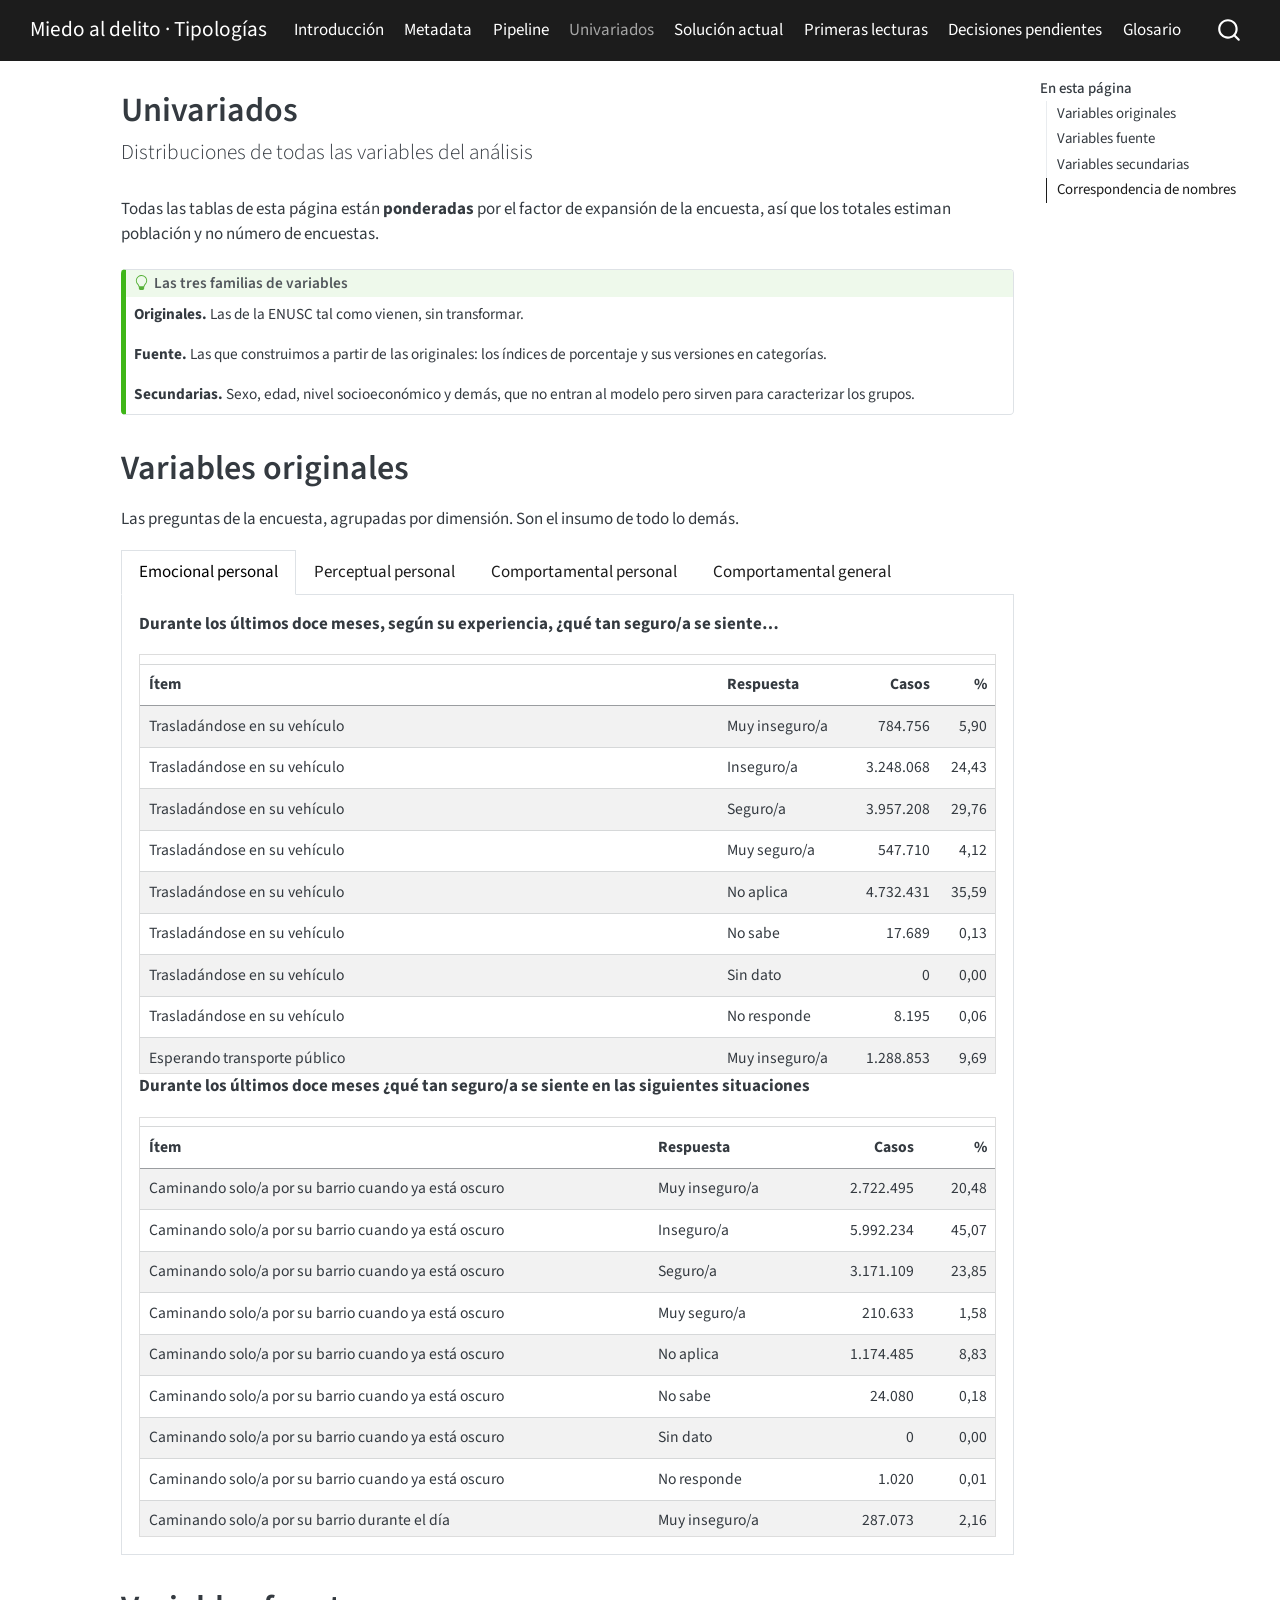
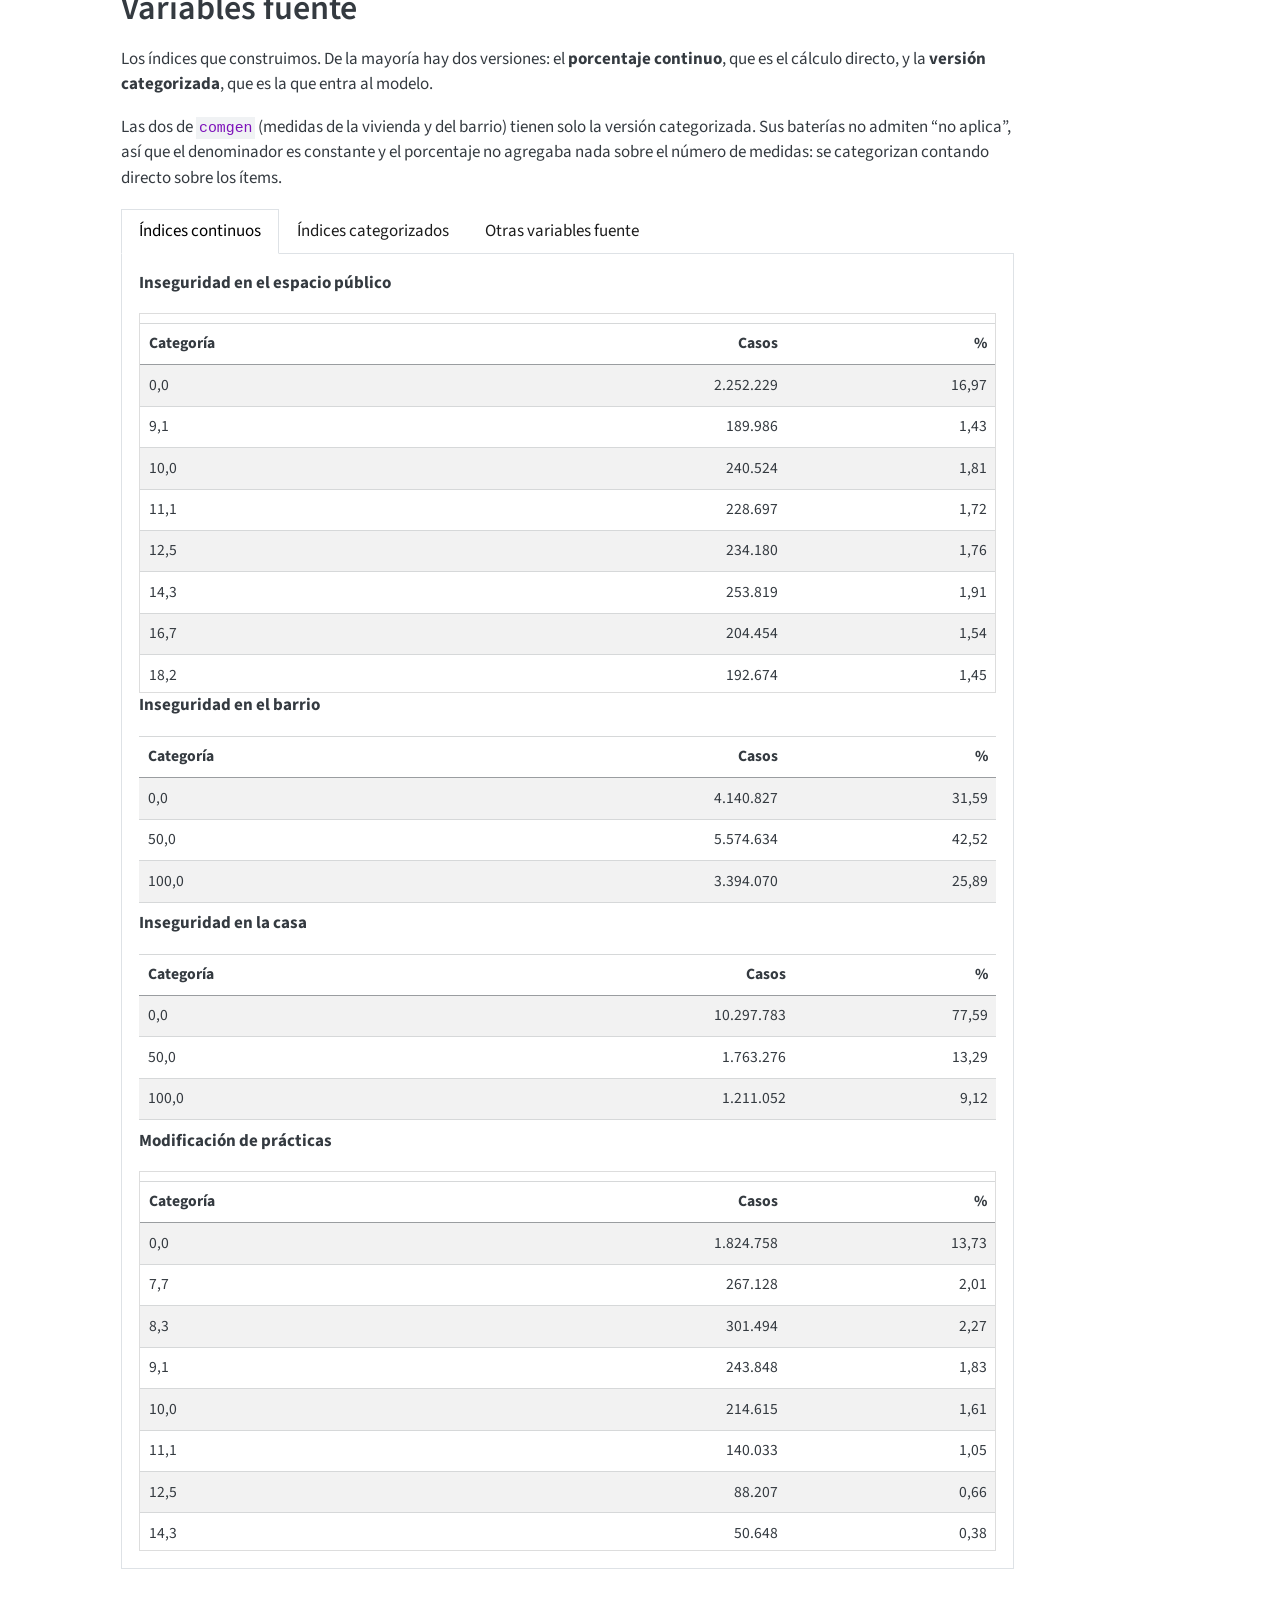
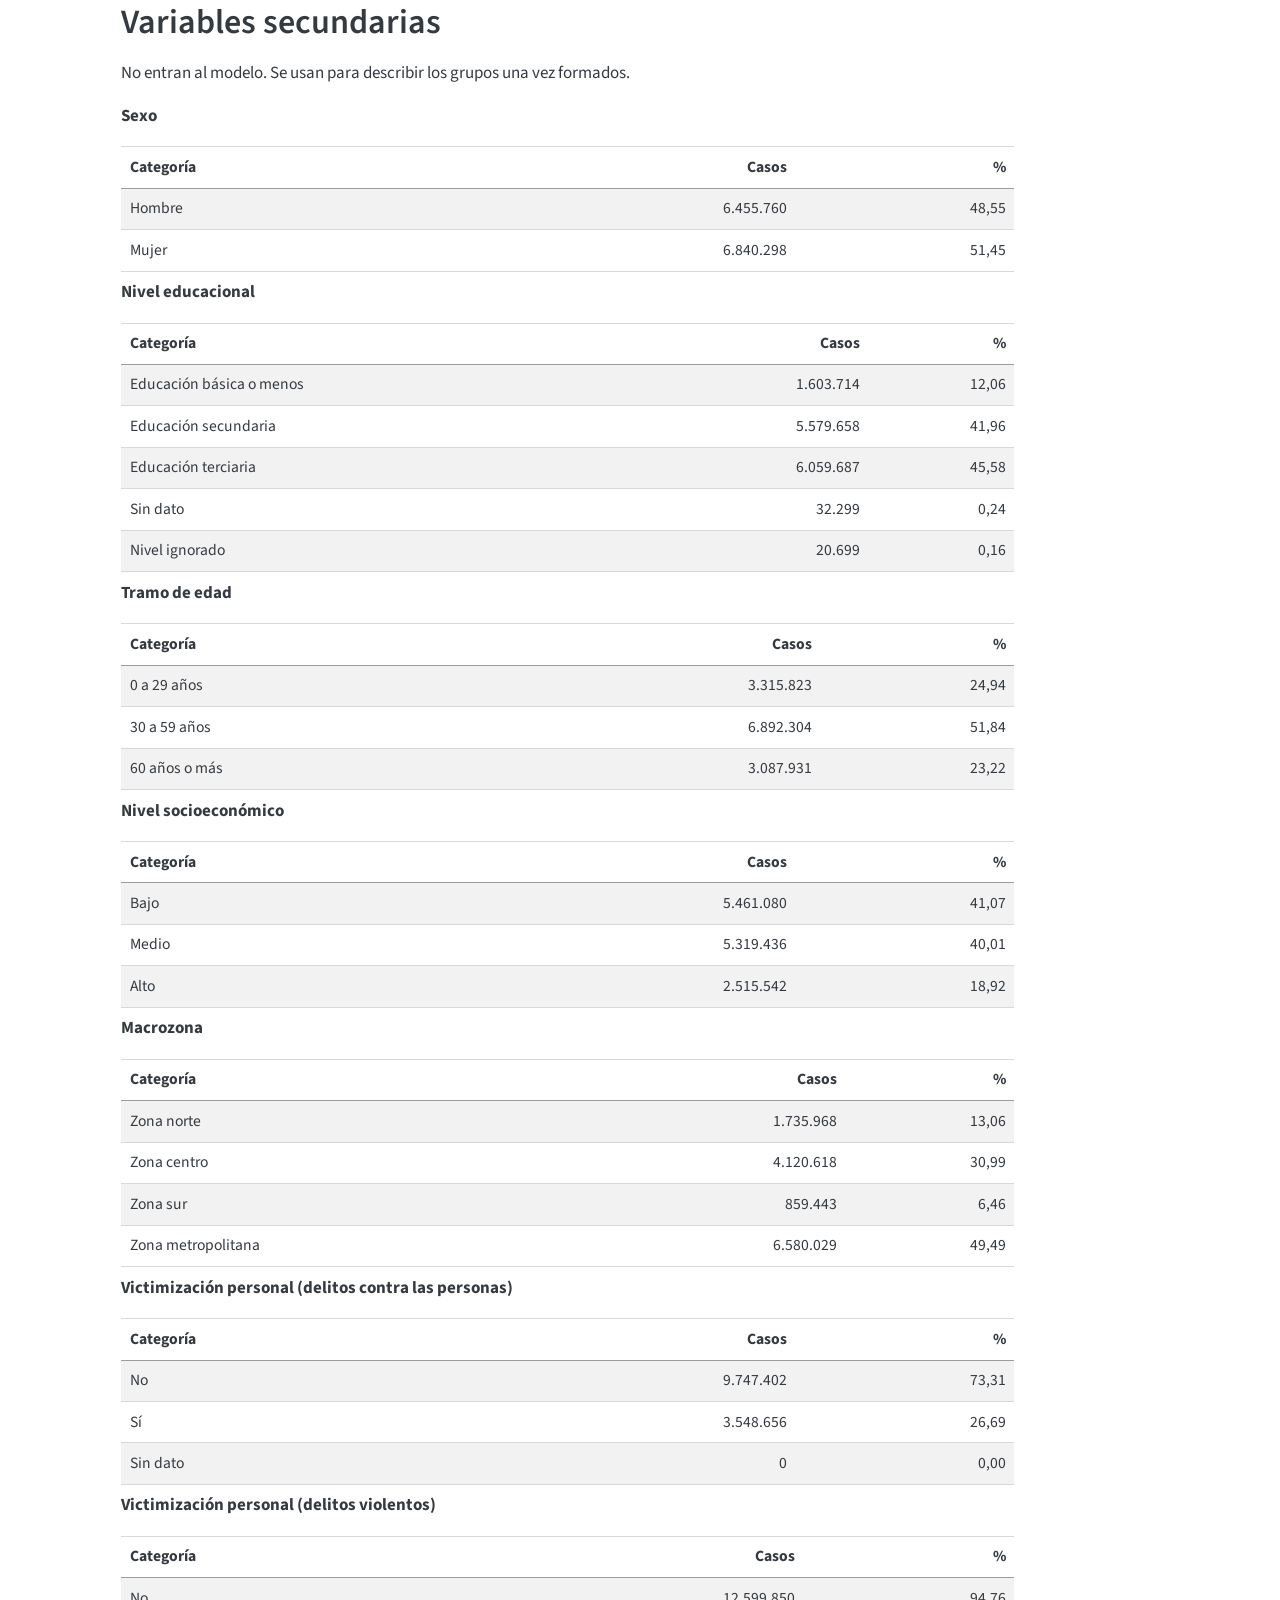
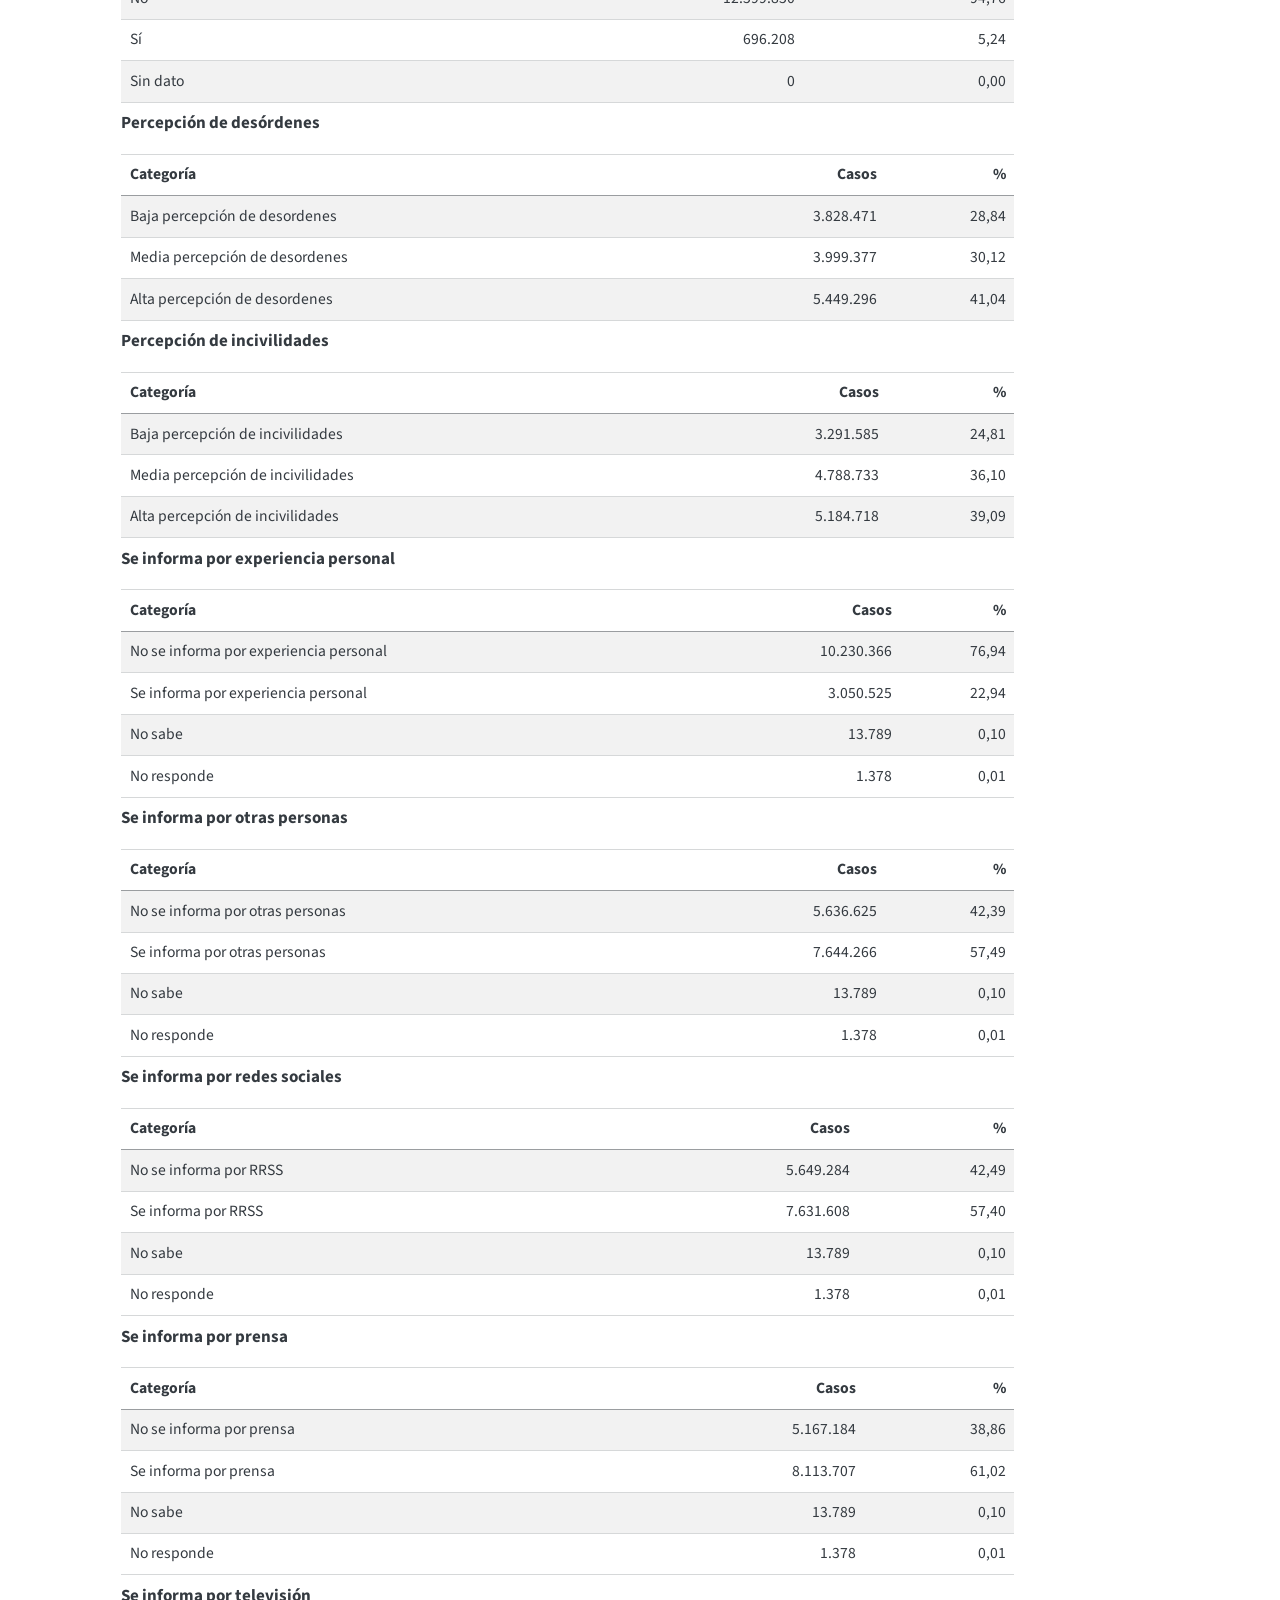
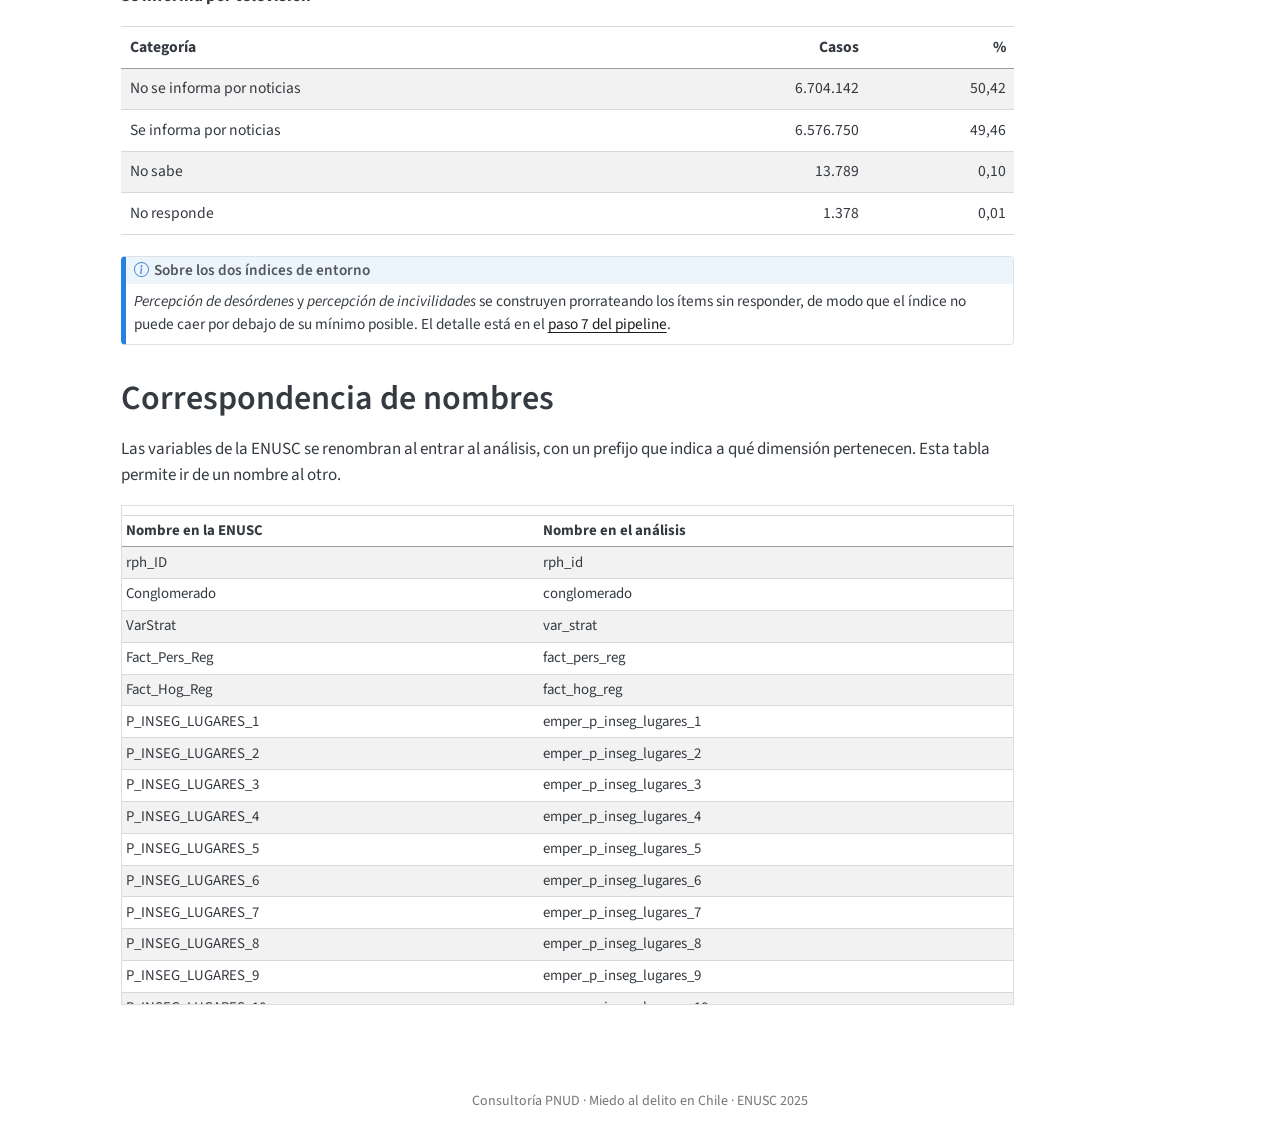
<file: docs/univariados.html>
<!DOCTYPE html>
<html xmlns="http://www.w3.org/1999/xhtml" lang="es" xml:lang="es"><head>

<meta charset="utf-8">
<meta name="generator" content="quarto-1.8.27">

<meta name="viewport" content="width=device-width, initial-scale=1.0, user-scalable=yes">


<title>Univariados – Miedo al delito · Tipologías</title>
<style>
code{white-space: pre-wrap;}
span.smallcaps{font-variant: small-caps;}
div.columns{display: flex; gap: min(4vw, 1.5em);}
div.column{flex: auto; overflow-x: auto;}
div.hanging-indent{margin-left: 1.5em; text-indent: -1.5em;}
ul.task-list{list-style: none;}
ul.task-list li input[type="checkbox"] {
  width: 0.8em;
  margin: 0 0.8em 0.2em -1em; /* quarto-specific, see https://github.com/quarto-dev/quarto-cli/issues/4556 */ 
  vertical-align: middle;
}
</style>


<script src="site_libs/quarto-nav/quarto-nav.js"></script>
<script src="site_libs/quarto-nav/headroom.min.js"></script>
<script src="site_libs/clipboard/clipboard.min.js"></script>
<script src="site_libs/quarto-search/autocomplete.umd.js"></script>
<script src="site_libs/quarto-search/fuse.min.js"></script>
<script src="site_libs/quarto-search/quarto-search.js"></script>
<meta name="quarto:offset" content="./">
<script src="site_libs/quarto-html/quarto.js" type="module"></script>
<script src="site_libs/quarto-html/tabsets/tabsets.js" type="module"></script>
<script src="site_libs/quarto-html/axe/axe-check.js" type="module"></script>
<script src="site_libs/quarto-html/popper.min.js"></script>
<script src="site_libs/quarto-html/tippy.umd.min.js"></script>
<script src="site_libs/quarto-html/anchor.min.js"></script>
<link href="site_libs/quarto-html/tippy.css" rel="stylesheet">
<link href="site_libs/quarto-html/quarto-syntax-highlighting-ed96de9b727972fe78a7b5d16c58bf87.css" rel="stylesheet" id="quarto-text-highlighting-styles">
<script src="site_libs/bootstrap/bootstrap.min.js"></script>
<link href="site_libs/bootstrap/bootstrap-icons.css" rel="stylesheet">
<link href="site_libs/bootstrap/bootstrap-294506ca1d7cb857067173e8022ca1b0.min.css" rel="stylesheet" append-hash="true" id="quarto-bootstrap" data-mode="light">
<script id="quarto-search-options" type="application/json">{
  "location": "navbar",
  "copy-button": false,
  "collapse-after": 3,
  "panel-placement": "end",
  "type": "overlay",
  "limit": 50,
  "keyboard-shortcut": [
    "f",
    "/",
    "s"
  ],
  "show-item-context": false,
  "language": {
    "search-no-results-text": "No se han encontrado resultados",
    "search-matching-documents-text": "documentos encontrados",
    "search-copy-link-title": "Copiar el enlace en la búsqueda",
    "search-hide-matches-text": "Ocultar resultados adicionales",
    "search-more-match-text": "resultado adicional en este documento",
    "search-more-matches-text": "resultados adicionales en este documento",
    "search-clear-button-title": "Borrar",
    "search-text-placeholder": "",
    "search-detached-cancel-button-title": "Cancelar",
    "search-submit-button-title": "Enviar",
    "search-label": "Buscar"
  }
}</script>
<script src="site_libs/kePrint-0.0.1/kePrint.js"></script>
<link href="site_libs/lightable-0.0.1/lightable.css" rel="stylesheet">


</head>

<body class="nav-fixed quarto-light">

<div id="quarto-search-results"></div>
  <header id="quarto-header" class="headroom fixed-top">
    <nav class="navbar navbar-expand-lg " data-bs-theme="dark">
      <div class="navbar-container container-fluid">
      <div class="navbar-brand-container mx-auto">
    <a class="navbar-brand" href="./index.html">
    <span class="navbar-title">Miedo al delito · Tipologías</span>
    </a>
  </div>
            <div id="quarto-search" class="" title="Buscar"></div>
          <button class="navbar-toggler" type="button" data-bs-toggle="collapse" data-bs-target="#navbarCollapse" aria-controls="navbarCollapse" role="menu" aria-expanded="false" aria-label="Navegación de palanca" onclick="if (window.quartoToggleHeadroom) { window.quartoToggleHeadroom(); }">
  <span class="navbar-toggler-icon"></span>
</button>
          <div class="collapse navbar-collapse" id="navbarCollapse">
            <ul class="navbar-nav navbar-nav-scroll me-auto">
  <li class="nav-item">
    <a class="nav-link" href="./index.html"> 
<span class="menu-text">Introducción</span></a>
  </li>  
  <li class="nav-item">
    <a class="nav-link" href="./metadata.html"> 
<span class="menu-text">Metadata</span></a>
  </li>  
  <li class="nav-item">
    <a class="nav-link" href="./pipeline.html"> 
<span class="menu-text">Pipeline</span></a>
  </li>  
  <li class="nav-item">
    <a class="nav-link active" href="./univariados.html" aria-current="page"> 
<span class="menu-text">Univariados</span></a>
  </li>  
  <li class="nav-item">
    <a class="nav-link" href="./solucion-actual.html"> 
<span class="menu-text">Solución actual</span></a>
  </li>  
  <li class="nav-item">
    <a class="nav-link" href="./primeras-lecturas.html"> 
<span class="menu-text">Primeras lecturas</span></a>
  </li>  
  <li class="nav-item">
    <a class="nav-link" href="./decisiones.html"> 
<span class="menu-text">Decisiones pendientes</span></a>
  </li>  
  <li class="nav-item">
    <a class="nav-link" href="./glosario.html"> 
<span class="menu-text">Glosario</span></a>
  </li>  
</ul>
          </div> <!-- /navcollapse -->
            <div class="quarto-navbar-tools">
</div>
      </div> <!-- /container-fluid -->
    </nav>
</header>
<!-- content -->
<div id="quarto-content" class="quarto-container page-columns page-rows-contents page-layout-article page-navbar">
<!-- sidebar -->
<!-- margin-sidebar -->
    <div id="quarto-margin-sidebar" class="sidebar margin-sidebar">
        <nav id="TOC" role="doc-toc" class="toc-active">
    <h2 id="toc-title">En esta página</h2>
   
  <ul>
  <li><a href="#variables-originales" id="toc-variables-originales" class="nav-link active" data-scroll-target="#variables-originales">Variables originales</a></li>
  <li><a href="#variables-fuente" id="toc-variables-fuente" class="nav-link" data-scroll-target="#variables-fuente">Variables fuente</a></li>
  <li><a href="#variables-secundarias" id="toc-variables-secundarias" class="nav-link" data-scroll-target="#variables-secundarias">Variables secundarias</a></li>
  <li><a href="#correspondencia-de-nombres" id="toc-correspondencia-de-nombres" class="nav-link" data-scroll-target="#correspondencia-de-nombres">Correspondencia de nombres</a></li>
  </ul>
</nav>
    </div>
<!-- main -->
<main class="content" id="quarto-document-content">

<header id="title-block-header" class="quarto-title-block default">
<div class="quarto-title">
<h1 class="title">Univariados</h1>
<p class="subtitle lead">Distribuciones de todas las variables del análisis</p>
</div>



<div class="quarto-title-meta">

    
  
    
  </div>
  


</header>


<p>Todas las tablas de esta página están <strong>ponderadas</strong> por el factor de expansión de la encuesta, así que los totales estiman población y no número de encuestas.</p>
<div class="callout callout-style-default callout-tip callout-titled">
<div class="callout-header d-flex align-content-center">
<div class="callout-icon-container">
<i class="callout-icon"></i>
</div>
<div class="callout-title-container flex-fill">
<span class="screen-reader-only">Tip</span>Las tres familias de variables
</div>
</div>
<div class="callout-body-container callout-body">
<p><strong>Originales.</strong> Las de la ENUSC tal como vienen, sin transformar.</p>
<p><strong>Fuente.</strong> Las que construimos a partir de las originales: los índices de porcentaje y sus versiones en categorías.</p>
<p><strong>Secundarias.</strong> Sexo, edad, nivel socioeconómico y demás, que no entran al modelo pero sirven para caracterizar los grupos.</p>
</div>
</div>
<section id="variables-originales" class="level1">
<h1>Variables originales</h1>
<p>Las preguntas de la encuesta, agrupadas por dimensión. Son el insumo de todo lo demás.</p>
<div class="tabset-margin-container"></div><div class="panel-tabset">
<ul class="nav nav-tabs" role="tablist"><li class="nav-item" role="presentation"><a class="nav-link active" id="tabset-1-1-tab" data-bs-toggle="tab" data-bs-target="#tabset-1-1" role="tab" aria-controls="tabset-1-1" aria-selected="true" href="">Emocional personal</a></li><li class="nav-item" role="presentation"><a class="nav-link" id="tabset-1-2-tab" data-bs-toggle="tab" data-bs-target="#tabset-1-2" role="tab" aria-controls="tabset-1-2" aria-selected="false" href="">Perceptual personal</a></li><li class="nav-item" role="presentation"><a class="nav-link" id="tabset-1-3-tab" data-bs-toggle="tab" data-bs-target="#tabset-1-3" role="tab" aria-controls="tabset-1-3" aria-selected="false" href="">Comportamental personal</a></li><li class="nav-item" role="presentation"><a class="nav-link" id="tabset-1-4-tab" data-bs-toggle="tab" data-bs-target="#tabset-1-4" role="tab" aria-controls="tabset-1-4" aria-selected="false" href="">Comportamental general</a></li></ul>
<div class="tab-content">
<div id="tabset-1-1" class="tab-pane active" role="tabpanel" aria-labelledby="tabset-1-1-tab">
<p><strong>Durante los últimos doce meses, según su experiencia, ¿qué tan seguro/a se siente…</strong></p>
<div style="border: 1px solid #ddd; padding: 0px; overflow-x: auto;overflow-y: scroll; height:420px; ">
<table class="table table-striped table-hover table-condensed" style="margin-left: auto; margin-right: auto;">
<thead>
<tr>
<th style="text-align:left;position: sticky; top:0; background-color: #FFFFFF;position: sticky; top:0; background-color: #FFFFFF;">
Ítem
</th>
<th style="text-align:left;position: sticky; top:0; background-color: #FFFFFF;position: sticky; top:0; background-color: #FFFFFF;">
Respuesta
</th>
<th style="text-align:right;position: sticky; top:0; background-color: #FFFFFF;position: sticky; top:0; background-color: #FFFFFF;">
Casos
</th>
<th style="text-align:right;position: sticky; top:0; background-color: #FFFFFF;position: sticky; top:0; background-color: #FFFFFF;">
%
</th>
</tr>
</thead>
<tbody>
<tr>
<td style="text-align:left;">
Trasladándose en su vehículo
</td>
<td style="text-align:left;">
Muy inseguro/a
</td>
<td style="text-align:right;">
784.756
</td>
<td style="text-align:right;">
5,90
</td>
</tr>
<tr>
<td style="text-align:left;">
Trasladándose en su vehículo
</td>
<td style="text-align:left;">
Inseguro/a
</td>
<td style="text-align:right;">
3.248.068
</td>
<td style="text-align:right;">
24,43
</td>
</tr>
<tr>
<td style="text-align:left;">
Trasladándose en su vehículo
</td>
<td style="text-align:left;">
Seguro/a
</td>
<td style="text-align:right;">
3.957.208
</td>
<td style="text-align:right;">
29,76
</td>
</tr>
<tr>
<td style="text-align:left;">
Trasladándose en su vehículo
</td>
<td style="text-align:left;">
Muy seguro/a
</td>
<td style="text-align:right;">
547.710
</td>
<td style="text-align:right;">
4,12
</td>
</tr>
<tr>
<td style="text-align:left;">
Trasladándose en su vehículo
</td>
<td style="text-align:left;">
No aplica
</td>
<td style="text-align:right;">
4.732.431
</td>
<td style="text-align:right;">
35,59
</td>
</tr>
<tr>
<td style="text-align:left;">
Trasladándose en su vehículo
</td>
<td style="text-align:left;">
No sabe
</td>
<td style="text-align:right;">
17.689
</td>
<td style="text-align:right;">
0,13
</td>
</tr>
<tr>
<td style="text-align:left;">
Trasladándose en su vehículo
</td>
<td style="text-align:left;">
Sin dato
</td>
<td style="text-align:right;">
0
</td>
<td style="text-align:right;">
0,00
</td>
</tr>
<tr>
<td style="text-align:left;">
Trasladándose en su vehículo
</td>
<td style="text-align:left;">
No responde
</td>
<td style="text-align:right;">
8.195
</td>
<td style="text-align:right;">
0,06
</td>
</tr>
<tr>
<td style="text-align:left;">
Esperando transporte público
</td>
<td style="text-align:left;">
Muy inseguro/a
</td>
<td style="text-align:right;">
1.288.853
</td>
<td style="text-align:right;">
9,69
</td>
</tr>
<tr>
<td style="text-align:left;">
Esperando transporte público
</td>
<td style="text-align:left;">
Inseguro/a
</td>
<td style="text-align:right;">
5.269.945
</td>
<td style="text-align:right;">
39,64
</td>
</tr>
<tr>
<td style="text-align:left;">
Esperando transporte público
</td>
<td style="text-align:left;">
Seguro/a
</td>
<td style="text-align:right;">
4.146.067
</td>
<td style="text-align:right;">
31,18
</td>
</tr>
<tr>
<td style="text-align:left;">
Esperando transporte público
</td>
<td style="text-align:left;">
Muy seguro/a
</td>
<td style="text-align:right;">
255.512
</td>
<td style="text-align:right;">
1,92
</td>
</tr>
<tr>
<td style="text-align:left;">
Esperando transporte público
</td>
<td style="text-align:left;">
No aplica
</td>
<td style="text-align:right;">
2.300.377
</td>
<td style="text-align:right;">
17,30
</td>
</tr>
<tr>
<td style="text-align:left;">
Esperando transporte público
</td>
<td style="text-align:left;">
No sabe
</td>
<td style="text-align:right;">
32.820
</td>
<td style="text-align:right;">
0,25
</td>
</tr>
<tr>
<td style="text-align:left;">
Esperando transporte público
</td>
<td style="text-align:left;">
Sin dato
</td>
<td style="text-align:right;">
0
</td>
<td style="text-align:right;">
0,00
</td>
</tr>
<tr>
<td style="text-align:left;">
Esperando transporte público
</td>
<td style="text-align:left;">
No responde
</td>
<td style="text-align:right;">
2.486
</td>
<td style="text-align:right;">
0,02
</td>
</tr>
<tr>
<td style="text-align:left;">
Trasladándose en buses o micros de transporte público
</td>
<td style="text-align:left;">
Muy inseguro/a
</td>
<td style="text-align:right;">
952.372
</td>
<td style="text-align:right;">
7,16
</td>
</tr>
<tr>
<td style="text-align:left;">
Trasladándose en buses o micros de transporte público
</td>
<td style="text-align:left;">
Inseguro/a
</td>
<td style="text-align:right;">
5.090.255
</td>
<td style="text-align:right;">
38,28
</td>
</tr>
<tr>
<td style="text-align:left;">
Trasladándose en buses o micros de transporte público
</td>
<td style="text-align:left;">
Seguro/a
</td>
<td style="text-align:right;">
4.254.485
</td>
<td style="text-align:right;">
32,00
</td>
</tr>
<tr>
<td style="text-align:left;">
Trasladándose en buses o micros de transporte público
</td>
<td style="text-align:left;">
Muy seguro/a
</td>
<td style="text-align:right;">
222.566
</td>
<td style="text-align:right;">
1,67
</td>
</tr>
<tr>
<td style="text-align:left;">
Trasladándose en buses o micros de transporte público
</td>
<td style="text-align:left;">
No aplica
</td>
<td style="text-align:right;">
2.741.693
</td>
<td style="text-align:right;">
20,62
</td>
</tr>
<tr>
<td style="text-align:left;">
Trasladándose en buses o micros de transporte público
</td>
<td style="text-align:left;">
No sabe
</td>
<td style="text-align:right;">
33.012
</td>
<td style="text-align:right;">
0,25
</td>
</tr>
<tr>
<td style="text-align:left;">
Trasladándose en buses o micros de transporte público
</td>
<td style="text-align:left;">
Sin dato
</td>
<td style="text-align:right;">
0
</td>
<td style="text-align:right;">
0,00
</td>
</tr>
<tr>
<td style="text-align:left;">
Trasladándose en buses o micros de transporte público
</td>
<td style="text-align:left;">
No responde
</td>
<td style="text-align:right;">
1.675
</td>
<td style="text-align:right;">
0,01
</td>
</tr>
<tr>
<td style="text-align:left;">
Trasladándose en taxis o colectivos
</td>
<td style="text-align:left;">
Muy inseguro/a
</td>
<td style="text-align:right;">
358.089
</td>
<td style="text-align:right;">
2,69
</td>
</tr>
<tr>
<td style="text-align:left;">
Trasladándose en taxis o colectivos
</td>
<td style="text-align:left;">
Inseguro/a
</td>
<td style="text-align:right;">
2.685.650
</td>
<td style="text-align:right;">
20,20
</td>
</tr>
<tr>
<td style="text-align:left;">
Trasladándose en taxis o colectivos
</td>
<td style="text-align:left;">
Seguro/a
</td>
<td style="text-align:right;">
5.887.225
</td>
<td style="text-align:right;">
44,28
</td>
</tr>
<tr>
<td style="text-align:left;">
Trasladándose en taxis o colectivos
</td>
<td style="text-align:left;">
Muy seguro/a
</td>
<td style="text-align:right;">
409.125
</td>
<td style="text-align:right;">
3,08
</td>
</tr>
<tr>
<td style="text-align:left;">
Trasladándose en taxis o colectivos
</td>
<td style="text-align:left;">
No aplica
</td>
<td style="text-align:right;">
3.910.234
</td>
<td style="text-align:right;">
29,41
</td>
</tr>
<tr>
<td style="text-align:left;">
Trasladándose en taxis o colectivos
</td>
<td style="text-align:left;">
No sabe
</td>
<td style="text-align:right;">
44.339
</td>
<td style="text-align:right;">
0,33
</td>
</tr>
<tr>
<td style="text-align:left;">
Trasladándose en taxis o colectivos
</td>
<td style="text-align:left;">
Sin dato
</td>
<td style="text-align:right;">
0
</td>
<td style="text-align:right;">
0,00
</td>
</tr>
<tr>
<td style="text-align:left;">
Trasladándose en taxis o colectivos
</td>
<td style="text-align:left;">
No responde
</td>
<td style="text-align:right;">
1.394
</td>
<td style="text-align:right;">
0,01
</td>
</tr>
<tr>
<td style="text-align:left;">
Trasladándose en vehículos de aplicación, tales como Uber, Cabify, Didi o similar
</td>
<td style="text-align:left;">
Muy inseguro/a
</td>
<td style="text-align:right;">
413.102
</td>
<td style="text-align:right;">
3,11
</td>
</tr>
<tr>
<td style="text-align:left;">
Trasladándose en vehículos de aplicación, tales como Uber, Cabify, Didi o similar
</td>
<td style="text-align:left;">
Inseguro/a
</td>
<td style="text-align:right;">
2.554.944
</td>
<td style="text-align:right;">
19,22
</td>
</tr>
<tr>
<td style="text-align:left;">
Trasladándose en vehículos de aplicación, tales como Uber, Cabify, Didi o similar
</td>
<td style="text-align:left;">
Seguro/a
</td>
<td style="text-align:right;">
5.463.964
</td>
<td style="text-align:right;">
41,09
</td>
</tr>
<tr>
<td style="text-align:left;">
Trasladándose en vehículos de aplicación, tales como Uber, Cabify, Didi o similar
</td>
<td style="text-align:left;">
Muy seguro/a
</td>
<td style="text-align:right;">
581.603
</td>
<td style="text-align:right;">
4,37
</td>
</tr>
<tr>
<td style="text-align:left;">
Trasladándose en vehículos de aplicación, tales como Uber, Cabify, Didi o similar
</td>
<td style="text-align:left;">
No aplica
</td>
<td style="text-align:right;">
4.226.471
</td>
<td style="text-align:right;">
31,79
</td>
</tr>
<tr>
<td style="text-align:left;">
Trasladándose en vehículos de aplicación, tales como Uber, Cabify, Didi o similar
</td>
<td style="text-align:left;">
No sabe
</td>
<td style="text-align:right;">
53.528
</td>
<td style="text-align:right;">
0,40
</td>
</tr>
<tr>
<td style="text-align:left;">
Trasladándose en vehículos de aplicación, tales como Uber, Cabify, Didi o similar
</td>
<td style="text-align:left;">
Sin dato
</td>
<td style="text-align:right;">
0
</td>
<td style="text-align:right;">
0,00
</td>
</tr>
<tr>
<td style="text-align:left;">
Trasladándose en vehículos de aplicación, tales como Uber, Cabify, Didi o similar
</td>
<td style="text-align:left;">
No responde
</td>
<td style="text-align:right;">
2.447
</td>
<td style="text-align:right;">
0,02
</td>
</tr>
<tr>
<td style="text-align:left;">
Trasladándose en Metro, Biotrén, Merval o Metrotren
</td>
<td style="text-align:left;">
Muy inseguro/a
</td>
<td style="text-align:right;">
404.111
</td>
<td style="text-align:right;">
3,04
</td>
</tr>
<tr>
<td style="text-align:left;">
Trasladándose en Metro, Biotrén, Merval o Metrotren
</td>
<td style="text-align:left;">
Inseguro/a
</td>
<td style="text-align:right;">
2.677.373
</td>
<td style="text-align:right;">
20,14
</td>
</tr>
<tr>
<td style="text-align:left;">
Trasladándose en Metro, Biotrén, Merval o Metrotren
</td>
<td style="text-align:left;">
Seguro/a
</td>
<td style="text-align:right;">
4.128.483
</td>
<td style="text-align:right;">
31,05
</td>
</tr>
<tr>
<td style="text-align:left;">
Trasladándose en Metro, Biotrén, Merval o Metrotren
</td>
<td style="text-align:left;">
Muy seguro/a
</td>
<td style="text-align:right;">
528.631
</td>
<td style="text-align:right;">
3,98
</td>
</tr>
<tr>
<td style="text-align:left;">
Trasladándose en Metro, Biotrén, Merval o Metrotren
</td>
<td style="text-align:left;">
No aplica
</td>
<td style="text-align:right;">
5.507.988
</td>
<td style="text-align:right;">
41,43
</td>
</tr>
<tr>
<td style="text-align:left;">
Trasladándose en Metro, Biotrén, Merval o Metrotren
</td>
<td style="text-align:left;">
No sabe
</td>
<td style="text-align:right;">
43.692
</td>
<td style="text-align:right;">
0,33
</td>
</tr>
<tr>
<td style="text-align:left;">
Trasladándose en Metro, Biotrén, Merval o Metrotren
</td>
<td style="text-align:left;">
Sin dato
</td>
<td style="text-align:right;">
0
</td>
<td style="text-align:right;">
0,00
</td>
</tr>
<tr>
<td style="text-align:left;">
Trasladándose en Metro, Biotrén, Merval o Metrotren
</td>
<td style="text-align:left;">
No responde
</td>
<td style="text-align:right;">
5.779
</td>
<td style="text-align:right;">
0,04
</td>
</tr>
<tr>
<td style="text-align:left;">
En un restaurante, bar, pub, café, discoteque u otro lugar de recreación
</td>
<td style="text-align:left;">
Muy inseguro/a
</td>
<td style="text-align:right;">
306.195
</td>
<td style="text-align:right;">
2,30
</td>
</tr>
<tr>
<td style="text-align:left;">
En un restaurante, bar, pub, café, discoteque u otro lugar de recreación
</td>
<td style="text-align:left;">
Inseguro/a
</td>
<td style="text-align:right;">
3.329.901
</td>
<td style="text-align:right;">
25,04
</td>
</tr>
<tr>
<td style="text-align:left;">
En un restaurante, bar, pub, café, discoteque u otro lugar de recreación
</td>
<td style="text-align:left;">
Seguro/a
</td>
<td style="text-align:right;">
6.805.572
</td>
<td style="text-align:right;">
51,18
</td>
</tr>
<tr>
<td style="text-align:left;">
En un restaurante, bar, pub, café, discoteque u otro lugar de recreación
</td>
<td style="text-align:left;">
Muy seguro/a
</td>
<td style="text-align:right;">
473.086
</td>
<td style="text-align:right;">
3,56
</td>
</tr>
<tr>
<td style="text-align:left;">
En un restaurante, bar, pub, café, discoteque u otro lugar de recreación
</td>
<td style="text-align:left;">
No aplica
</td>
<td style="text-align:right;">
2.298.392
</td>
<td style="text-align:right;">
17,29
</td>
</tr>
<tr>
<td style="text-align:left;">
En un restaurante, bar, pub, café, discoteque u otro lugar de recreación
</td>
<td style="text-align:left;">
No sabe
</td>
<td style="text-align:right;">
79.242
</td>
<td style="text-align:right;">
0,60
</td>
</tr>
<tr>
<td style="text-align:left;">
En un restaurante, bar, pub, café, discoteque u otro lugar de recreación
</td>
<td style="text-align:left;">
Sin dato
</td>
<td style="text-align:right;">
0
</td>
<td style="text-align:right;">
0,00
</td>
</tr>
<tr>
<td style="text-align:left;">
En un restaurante, bar, pub, café, discoteque u otro lugar de recreación
</td>
<td style="text-align:left;">
No responde
</td>
<td style="text-align:right;">
3.670
</td>
<td style="text-align:right;">
0,03
</td>
</tr>
<tr>
<td style="text-align:left;">
En un terminal de buses o ferrocarriles
</td>
<td style="text-align:left;">
Muy inseguro/a
</td>
<td style="text-align:right;">
1.429.228
</td>
<td style="text-align:right;">
10,75
</td>
</tr>
<tr>
<td style="text-align:left;">
En un terminal de buses o ferrocarriles
</td>
<td style="text-align:left;">
Inseguro/a
</td>
<td style="text-align:right;">
5.226.983
</td>
<td style="text-align:right;">
39,31
</td>
</tr>
<tr>
<td style="text-align:left;">
En un terminal de buses o ferrocarriles
</td>
<td style="text-align:left;">
Seguro/a
</td>
<td style="text-align:right;">
2.993.515
</td>
<td style="text-align:right;">
22,51
</td>
</tr>
<tr>
<td style="text-align:left;">
En un terminal de buses o ferrocarriles
</td>
<td style="text-align:left;">
Muy seguro/a
</td>
<td style="text-align:right;">
132.943
</td>
<td style="text-align:right;">
1,00
</td>
</tr>
<tr>
<td style="text-align:left;">
En un terminal de buses o ferrocarriles
</td>
<td style="text-align:left;">
No aplica
</td>
<td style="text-align:right;">
3.413.781
</td>
<td style="text-align:right;">
25,68
</td>
</tr>
<tr>
<td style="text-align:left;">
En un terminal de buses o ferrocarriles
</td>
<td style="text-align:left;">
No sabe
</td>
<td style="text-align:right;">
96.995
</td>
<td style="text-align:right;">
0,73
</td>
</tr>
<tr>
<td style="text-align:left;">
En un terminal de buses o ferrocarriles
</td>
<td style="text-align:left;">
Sin dato
</td>
<td style="text-align:right;">
0
</td>
<td style="text-align:right;">
0,00
</td>
</tr>
<tr>
<td style="text-align:left;">
En un terminal de buses o ferrocarriles
</td>
<td style="text-align:left;">
No responde
</td>
<td style="text-align:right;">
2.613
</td>
<td style="text-align:right;">
0,02
</td>
</tr>
<tr>
<td style="text-align:left;">
En un terminal aéreo o aeropuerto
</td>
<td style="text-align:left;">
Muy inseguro/a
</td>
<td style="text-align:right;">
111.948
</td>
<td style="text-align:right;">
0,84
</td>
</tr>
<tr>
<td style="text-align:left;">
En un terminal aéreo o aeropuerto
</td>
<td style="text-align:left;">
Inseguro/a
</td>
<td style="text-align:right;">
992.611
</td>
<td style="text-align:right;">
7,47
</td>
</tr>
<tr>
<td style="text-align:left;">
En un terminal aéreo o aeropuerto
</td>
<td style="text-align:left;">
Seguro/a
</td>
<td style="text-align:right;">
5.155.077
</td>
<td style="text-align:right;">
38,77
</td>
</tr>
<tr>
<td style="text-align:left;">
En un terminal aéreo o aeropuerto
</td>
<td style="text-align:left;">
Muy seguro/a
</td>
<td style="text-align:right;">
1.011.758
</td>
<td style="text-align:right;">
7,61
</td>
</tr>
<tr>
<td style="text-align:left;">
En un terminal aéreo o aeropuerto
</td>
<td style="text-align:left;">
No aplica
</td>
<td style="text-align:right;">
5.880.084
</td>
<td style="text-align:right;">
44,22
</td>
</tr>
<tr>
<td style="text-align:left;">
En un terminal aéreo o aeropuerto
</td>
<td style="text-align:left;">
No sabe
</td>
<td style="text-align:right;">
142.559
</td>
<td style="text-align:right;">
1,07
</td>
</tr>
<tr>
<td style="text-align:left;">
En un terminal aéreo o aeropuerto
</td>
<td style="text-align:left;">
Sin dato
</td>
<td style="text-align:right;">
0
</td>
<td style="text-align:right;">
0,00
</td>
</tr>
<tr>
<td style="text-align:left;">
En un terminal aéreo o aeropuerto
</td>
<td style="text-align:left;">
No responde
</td>
<td style="text-align:right;">
2.021
</td>
<td style="text-align:right;">
0,02
</td>
</tr>
<tr>
<td style="text-align:left;">
En centros comerciales o malls
</td>
<td style="text-align:left;">
Muy inseguro/a
</td>
<td style="text-align:right;">
305.377
</td>
<td style="text-align:right;">
2,30
</td>
</tr>
<tr>
<td style="text-align:left;">
En centros comerciales o malls
</td>
<td style="text-align:left;">
Inseguro/a
</td>
<td style="text-align:right;">
3.935.341
</td>
<td style="text-align:right;">
29,60
</td>
</tr>
<tr>
<td style="text-align:left;">
En centros comerciales o malls
</td>
<td style="text-align:left;">
Seguro/a
</td>
<td style="text-align:right;">
7.700.756
</td>
<td style="text-align:right;">
57,92
</td>
</tr>
<tr>
<td style="text-align:left;">
En centros comerciales o malls
</td>
<td style="text-align:left;">
Muy seguro/a
</td>
<td style="text-align:right;">
483.464
</td>
<td style="text-align:right;">
3,64
</td>
</tr>
<tr>
<td style="text-align:left;">
En centros comerciales o malls
</td>
<td style="text-align:left;">
No aplica
</td>
<td style="text-align:right;">
832.208
</td>
<td style="text-align:right;">
6,26
</td>
</tr>
<tr>
<td style="text-align:left;">
En centros comerciales o malls
</td>
<td style="text-align:left;">
No sabe
</td>
<td style="text-align:right;">
35.794
</td>
<td style="text-align:right;">
0,27
</td>
</tr>
<tr>
<td style="text-align:left;">
En centros comerciales o malls
</td>
<td style="text-align:left;">
Sin dato
</td>
<td style="text-align:right;">
0
</td>
<td style="text-align:right;">
0,00
</td>
</tr>
<tr>
<td style="text-align:left;">
En centros comerciales o malls
</td>
<td style="text-align:left;">
No responde
</td>
<td style="text-align:right;">
3.120
</td>
<td style="text-align:right;">
0,02
</td>
</tr>
<tr>
<td style="text-align:left;">
En una bencinera o servicentro
</td>
<td style="text-align:left;">
Muy inseguro/a
</td>
<td style="text-align:right;">
748.359
</td>
<td style="text-align:right;">
5,63
</td>
</tr>
<tr>
<td style="text-align:left;">
En una bencinera o servicentro
</td>
<td style="text-align:left;">
Inseguro/a
</td>
<td style="text-align:right;">
4.598.973
</td>
<td style="text-align:right;">
34,59
</td>
</tr>
<tr>
<td style="text-align:left;">
En una bencinera o servicentro
</td>
<td style="text-align:left;">
Seguro/a
</td>
<td style="text-align:right;">
4.639.274
</td>
<td style="text-align:right;">
34,89
</td>
</tr>
<tr>
<td style="text-align:left;">
En una bencinera o servicentro
</td>
<td style="text-align:left;">
Muy seguro/a
</td>
<td style="text-align:right;">
203.699
</td>
<td style="text-align:right;">
1,53
</td>
</tr>
<tr>
<td style="text-align:left;">
En una bencinera o servicentro
</td>
<td style="text-align:left;">
No aplica
</td>
<td style="text-align:right;">
3.017.728
</td>
<td style="text-align:right;">
22,70
</td>
</tr>
<tr>
<td style="text-align:left;">
En una bencinera o servicentro
</td>
<td style="text-align:left;">
No sabe
</td>
<td style="text-align:right;">
83.891
</td>
<td style="text-align:right;">
0,63
</td>
</tr>
<tr>
<td style="text-align:left;">
En una bencinera o servicentro
</td>
<td style="text-align:left;">
Sin dato
</td>
<td style="text-align:right;">
0
</td>
<td style="text-align:right;">
0,00
</td>
</tr>
<tr>
<td style="text-align:left;">
En una bencinera o servicentro
</td>
<td style="text-align:left;">
No responde
</td>
<td style="text-align:right;">
4.134
</td>
<td style="text-align:right;">
0,03
</td>
</tr>
<tr>
<td style="text-align:left;">
En plazas o parques de su barrio
</td>
<td style="text-align:left;">
Muy inseguro/a
</td>
<td style="text-align:right;">
857.444
</td>
<td style="text-align:right;">
6,45
</td>
</tr>
<tr>
<td style="text-align:left;">
En plazas o parques de su barrio
</td>
<td style="text-align:left;">
Inseguro/a
</td>
<td style="text-align:right;">
5.013.559
</td>
<td style="text-align:right;">
37,71
</td>
</tr>
<tr>
<td style="text-align:left;">
En plazas o parques de su barrio
</td>
<td style="text-align:left;">
Seguro/a
</td>
<td style="text-align:right;">
5.416.648
</td>
<td style="text-align:right;">
40,74
</td>
</tr>
<tr>
<td style="text-align:left;">
En plazas o parques de su barrio
</td>
<td style="text-align:left;">
Muy seguro/a
</td>
<td style="text-align:right;">
360.271
</td>
<td style="text-align:right;">
2,71
</td>
</tr>
<tr>
<td style="text-align:left;">
En plazas o parques de su barrio
</td>
<td style="text-align:left;">
No aplica
</td>
<td style="text-align:right;">
1.582.131
</td>
<td style="text-align:right;">
11,90
</td>
</tr>
<tr>
<td style="text-align:left;">
En plazas o parques de su barrio
</td>
<td style="text-align:left;">
No sabe
</td>
<td style="text-align:right;">
63.236
</td>
<td style="text-align:right;">
0,48
</td>
</tr>
<tr>
<td style="text-align:left;">
En plazas o parques de su barrio
</td>
<td style="text-align:left;">
Sin dato
</td>
<td style="text-align:right;">
0
</td>
<td style="text-align:right;">
0,00
</td>
</tr>
<tr>
<td style="text-align:left;">
En plazas o parques de su barrio
</td>
<td style="text-align:left;">
No responde
</td>
<td style="text-align:right;">
2.770
</td>
<td style="text-align:right;">
0,02
</td>
</tr>
<tr>
<td style="text-align:left;">
En comercios de su barrio
</td>
<td style="text-align:left;">
Muy inseguro/a
</td>
<td style="text-align:right;">
270.512
</td>
<td style="text-align:right;">
2,03
</td>
</tr>
<tr>
<td style="text-align:left;">
En comercios de su barrio
</td>
<td style="text-align:left;">
Inseguro/a
</td>
<td style="text-align:right;">
3.335.147
</td>
<td style="text-align:right;">
25,08
</td>
</tr>
<tr>
<td style="text-align:left;">
En comercios de su barrio
</td>
<td style="text-align:left;">
Seguro/a
</td>
<td style="text-align:right;">
8.885.532
</td>
<td style="text-align:right;">
66,83
</td>
</tr>
<tr>
<td style="text-align:left;">
En comercios de su barrio
</td>
<td style="text-align:left;">
Muy seguro/a
</td>
<td style="text-align:right;">
458.771
</td>
<td style="text-align:right;">
3,45
</td>
</tr>
<tr>
<td style="text-align:left;">
En comercios de su barrio
</td>
<td style="text-align:left;">
No aplica
</td>
<td style="text-align:right;">
325.178
</td>
<td style="text-align:right;">
2,45
</td>
</tr>
<tr>
<td style="text-align:left;">
En comercios de su barrio
</td>
<td style="text-align:left;">
No sabe
</td>
<td style="text-align:right;">
20.266
</td>
<td style="text-align:right;">
0,15
</td>
</tr>
<tr>
<td style="text-align:left;">
En comercios de su barrio
</td>
<td style="text-align:left;">
Sin dato
</td>
<td style="text-align:right;">
0
</td>
<td style="text-align:right;">
0,00
</td>
</tr>
<tr>
<td style="text-align:left;">
En comercios de su barrio
</td>
<td style="text-align:left;">
No responde
</td>
<td style="text-align:right;">
652
</td>
<td style="text-align:right;">
0,00
</td>
</tr>
<tr>
<td style="text-align:left;">
En su lugar de trabajo
</td>
<td style="text-align:left;">
Muy inseguro/a
</td>
<td style="text-align:right;">
211.624
</td>
<td style="text-align:right;">
1,59
</td>
</tr>
<tr>
<td style="text-align:left;">
En su lugar de trabajo
</td>
<td style="text-align:left;">
Inseguro/a
</td>
<td style="text-align:right;">
1.320.036
</td>
<td style="text-align:right;">
9,93
</td>
</tr>
<tr>
<td style="text-align:left;">
En su lugar de trabajo
</td>
<td style="text-align:left;">
Seguro/a
</td>
<td style="text-align:right;">
5.594.903
</td>
<td style="text-align:right;">
42,08
</td>
</tr>
<tr>
<td style="text-align:left;">
En su lugar de trabajo
</td>
<td style="text-align:left;">
Muy seguro/a
</td>
<td style="text-align:right;">
1.340.462
</td>
<td style="text-align:right;">
10,08
</td>
</tr>
<tr>
<td style="text-align:left;">
En su lugar de trabajo
</td>
<td style="text-align:left;">
No aplica
</td>
<td style="text-align:right;">
4.810.065
</td>
<td style="text-align:right;">
36,18
</td>
</tr>
<tr>
<td style="text-align:left;">
En su lugar de trabajo
</td>
<td style="text-align:left;">
No sabe
</td>
<td style="text-align:right;">
17.171
</td>
<td style="text-align:right;">
0,13
</td>
</tr>
<tr>
<td style="text-align:left;">
En su lugar de trabajo
</td>
<td style="text-align:left;">
Sin dato
</td>
<td style="text-align:right;">
0
</td>
<td style="text-align:right;">
0,00
</td>
</tr>
<tr>
<td style="text-align:left;">
En su lugar de trabajo
</td>
<td style="text-align:left;">
No responde
</td>
<td style="text-align:right;">
1.796
</td>
<td style="text-align:right;">
0,01
</td>
</tr>
<tr>
<td style="text-align:left;">
En su lugar de estudio
</td>
<td style="text-align:left;">
Muy inseguro/a
</td>
<td style="text-align:right;">
35.297
</td>
<td style="text-align:right;">
0,27
</td>
</tr>
<tr>
<td style="text-align:left;">
En su lugar de estudio
</td>
<td style="text-align:left;">
Inseguro/a
</td>
<td style="text-align:right;">
250.184
</td>
<td style="text-align:right;">
1,88
</td>
</tr>
<tr>
<td style="text-align:left;">
En su lugar de estudio
</td>
<td style="text-align:left;">
Seguro/a
</td>
<td style="text-align:right;">
1.414.713
</td>
<td style="text-align:right;">
10,64
</td>
</tr>
<tr>
<td style="text-align:left;">
En su lugar de estudio
</td>
<td style="text-align:left;">
Muy seguro/a
</td>
<td style="text-align:right;">
567.177
</td>
<td style="text-align:right;">
4,27
</td>
</tr>
<tr>
<td style="text-align:left;">
En su lugar de estudio
</td>
<td style="text-align:left;">
No aplica
</td>
<td style="text-align:right;">
10.997.639
</td>
<td style="text-align:right;">
82,71
</td>
</tr>
<tr>
<td style="text-align:left;">
En su lugar de estudio
</td>
<td style="text-align:left;">
No sabe
</td>
<td style="text-align:right;">
29.281
</td>
<td style="text-align:right;">
0,22
</td>
</tr>
<tr>
<td style="text-align:left;">
En su lugar de estudio
</td>
<td style="text-align:left;">
Sin dato
</td>
<td style="text-align:right;">
0
</td>
<td style="text-align:right;">
0,00
</td>
</tr>
<tr>
<td style="text-align:left;">
En su lugar de estudio
</td>
<td style="text-align:left;">
No responde
</td>
<td style="text-align:right;">
1.767
</td>
<td style="text-align:right;">
0,01
</td>
</tr>
<tr>
<td style="text-align:left;">
En el banco
</td>
<td style="text-align:left;">
Muy inseguro/a
</td>
<td style="text-align:right;">
551.343
</td>
<td style="text-align:right;">
4,15
</td>
</tr>
<tr>
<td style="text-align:left;">
En el banco
</td>
<td style="text-align:left;">
Inseguro/a
</td>
<td style="text-align:right;">
3.620.488
</td>
<td style="text-align:right;">
27,23
</td>
</tr>
<tr>
<td style="text-align:left;">
En el banco
</td>
<td style="text-align:left;">
Seguro/a
</td>
<td style="text-align:right;">
5.684.878
</td>
<td style="text-align:right;">
42,76
</td>
</tr>
<tr>
<td style="text-align:left;">
En el banco
</td>
<td style="text-align:left;">
Muy seguro/a
</td>
<td style="text-align:right;">
609.716
</td>
<td style="text-align:right;">
4,59
</td>
</tr>
<tr>
<td style="text-align:left;">
En el banco
</td>
<td style="text-align:left;">
No aplica
</td>
<td style="text-align:right;">
2.777.586
</td>
<td style="text-align:right;">
20,89
</td>
</tr>
<tr>
<td style="text-align:left;">
En el banco
</td>
<td style="text-align:left;">
No sabe
</td>
<td style="text-align:right;">
50.839
</td>
<td style="text-align:right;">
0,38
</td>
</tr>
<tr>
<td style="text-align:left;">
En el banco
</td>
<td style="text-align:left;">
Sin dato
</td>
<td style="text-align:right;">
0
</td>
<td style="text-align:right;">
0,00
</td>
</tr>
<tr>
<td style="text-align:left;">
En el banco
</td>
<td style="text-align:left;">
No responde
</td>
<td style="text-align:right;">
1.207
</td>
<td style="text-align:right;">
0,01
</td>
</tr>
</tbody>
</table>
</div>
<p><strong>Durante los últimos doce meses ¿qué tan seguro/a se siente en las siguientes situaciones</strong></p>
<div style="border: 1px solid #ddd; padding: 0px; overflow-x: auto;overflow-y: scroll; height:420px; ">
<table class="table table-striped table-hover table-condensed" style="margin-left: auto; margin-right: auto;">
<thead>
<tr>
<th style="text-align:left;position: sticky; top:0; background-color: #FFFFFF;position: sticky; top:0; background-color: #FFFFFF;">
Ítem
</th>
<th style="text-align:left;position: sticky; top:0; background-color: #FFFFFF;position: sticky; top:0; background-color: #FFFFFF;">
Respuesta
</th>
<th style="text-align:right;position: sticky; top:0; background-color: #FFFFFF;position: sticky; top:0; background-color: #FFFFFF;">
Casos
</th>
<th style="text-align:right;position: sticky; top:0; background-color: #FFFFFF;position: sticky; top:0; background-color: #FFFFFF;">
%
</th>
</tr>
</thead>
<tbody>
<tr>
<td style="text-align:left;">
Caminando solo/a por su barrio cuando ya está oscuro
</td>
<td style="text-align:left;">
Muy inseguro/a
</td>
<td style="text-align:right;">
2.722.495
</td>
<td style="text-align:right;">
20,48
</td>
</tr>
<tr>
<td style="text-align:left;">
Caminando solo/a por su barrio cuando ya está oscuro
</td>
<td style="text-align:left;">
Inseguro/a
</td>
<td style="text-align:right;">
5.992.234
</td>
<td style="text-align:right;">
45,07
</td>
</tr>
<tr>
<td style="text-align:left;">
Caminando solo/a por su barrio cuando ya está oscuro
</td>
<td style="text-align:left;">
Seguro/a
</td>
<td style="text-align:right;">
3.171.109
</td>
<td style="text-align:right;">
23,85
</td>
</tr>
<tr>
<td style="text-align:left;">
Caminando solo/a por su barrio cuando ya está oscuro
</td>
<td style="text-align:left;">
Muy seguro/a
</td>
<td style="text-align:right;">
210.633
</td>
<td style="text-align:right;">
1,58
</td>
</tr>
<tr>
<td style="text-align:left;">
Caminando solo/a por su barrio cuando ya está oscuro
</td>
<td style="text-align:left;">
No aplica
</td>
<td style="text-align:right;">
1.174.485
</td>
<td style="text-align:right;">
8,83
</td>
</tr>
<tr>
<td style="text-align:left;">
Caminando solo/a por su barrio cuando ya está oscuro
</td>
<td style="text-align:left;">
No sabe
</td>
<td style="text-align:right;">
24.080
</td>
<td style="text-align:right;">
0,18
</td>
</tr>
<tr>
<td style="text-align:left;">
Caminando solo/a por su barrio cuando ya está oscuro
</td>
<td style="text-align:left;">
Sin dato
</td>
<td style="text-align:right;">
0
</td>
<td style="text-align:right;">
0,00
</td>
</tr>
<tr>
<td style="text-align:left;">
Caminando solo/a por su barrio cuando ya está oscuro
</td>
<td style="text-align:left;">
No responde
</td>
<td style="text-align:right;">
1.020
</td>
<td style="text-align:right;">
0,01
</td>
</tr>
<tr>
<td style="text-align:left;">
Caminando solo/a por su barrio durante el día
</td>
<td style="text-align:left;">
Muy inseguro/a
</td>
<td style="text-align:right;">
287.073
</td>
<td style="text-align:right;">
2,16
</td>
</tr>
<tr>
<td style="text-align:left;">
Caminando solo/a por su barrio durante el día
</td>
<td style="text-align:left;">
Inseguro/a
</td>
<td style="text-align:right;">
3.137.345
</td>
<td style="text-align:right;">
23,60
</td>
</tr>
<tr>
<td style="text-align:left;">
Caminando solo/a por su barrio durante el día
</td>
<td style="text-align:left;">
Seguro/a
</td>
<td style="text-align:right;">
8.793.896
</td>
<td style="text-align:right;">
66,14
</td>
</tr>
<tr>
<td style="text-align:left;">
Caminando solo/a por su barrio durante el día
</td>
<td style="text-align:left;">
Muy seguro/a
</td>
<td style="text-align:right;">
858.062
</td>
<td style="text-align:right;">
6,45
</td>
</tr>
<tr>
<td style="text-align:left;">
Caminando solo/a por su barrio durante el día
</td>
<td style="text-align:left;">
No aplica
</td>
<td style="text-align:right;">
210.997
</td>
<td style="text-align:right;">
1,59
</td>
</tr>
<tr>
<td style="text-align:left;">
Caminando solo/a por su barrio durante el día
</td>
<td style="text-align:left;">
No sabe
</td>
<td style="text-align:right;">
7.032
</td>
<td style="text-align:right;">
0,05
</td>
</tr>
<tr>
<td style="text-align:left;">
Caminando solo/a por su barrio durante el día
</td>
<td style="text-align:left;">
Sin dato
</td>
<td style="text-align:right;">
0
</td>
<td style="text-align:right;">
0,00
</td>
</tr>
<tr>
<td style="text-align:left;">
Caminando solo/a por su barrio durante el día
</td>
<td style="text-align:left;">
No responde
</td>
<td style="text-align:right;">
1.653
</td>
<td style="text-align:right;">
0,01
</td>
</tr>
<tr>
<td style="text-align:left;">
Solo/a en su casa cuando ya está oscuro
</td>
<td style="text-align:left;">
Muy inseguro/a
</td>
<td style="text-align:right;">
324.406
</td>
<td style="text-align:right;">
2,44
</td>
</tr>
<tr>
<td style="text-align:left;">
Solo/a en su casa cuando ya está oscuro
</td>
<td style="text-align:left;">
Inseguro/a
</td>
<td style="text-align:right;">
2.563.726
</td>
<td style="text-align:right;">
19,28
</td>
</tr>
<tr>
<td style="text-align:left;">
Solo/a en su casa cuando ya está oscuro
</td>
<td style="text-align:left;">
Seguro/a
</td>
<td style="text-align:right;">
8.687.604
</td>
<td style="text-align:right;">
65,34
</td>
</tr>
<tr>
<td style="text-align:left;">
Solo/a en su casa cuando ya está oscuro
</td>
<td style="text-align:left;">
Muy seguro/a
</td>
<td style="text-align:right;">
1.660.808
</td>
<td style="text-align:right;">
12,49
</td>
</tr>
<tr>
<td style="text-align:left;">
Solo/a en su casa cuando ya está oscuro
</td>
<td style="text-align:left;">
No aplica
</td>
<td style="text-align:right;">
55.732
</td>
<td style="text-align:right;">
0,42
</td>
</tr>
<tr>
<td style="text-align:left;">
Solo/a en su casa cuando ya está oscuro
</td>
<td style="text-align:left;">
No sabe
</td>
<td style="text-align:right;">
3.507
</td>
<td style="text-align:right;">
0,03
</td>
</tr>
<tr>
<td style="text-align:left;">
Solo/a en su casa cuando ya está oscuro
</td>
<td style="text-align:left;">
Sin dato
</td>
<td style="text-align:right;">
0
</td>
<td style="text-align:right;">
0,00
</td>
</tr>
<tr>
<td style="text-align:left;">
Solo/a en su casa cuando ya está oscuro
</td>
<td style="text-align:left;">
No responde
</td>
<td style="text-align:right;">
275
</td>
<td style="text-align:right;">
0,00
</td>
</tr>
<tr>
<td style="text-align:left;">
Solo/a en su casa durante el día
</td>
<td style="text-align:left;">
Muy inseguro/a
</td>
<td style="text-align:right;">
118.242
</td>
<td style="text-align:right;">
0,89
</td>
</tr>
<tr>
<td style="text-align:left;">
Solo/a en su casa durante el día
</td>
<td style="text-align:left;">
Inseguro/a
</td>
<td style="text-align:right;">
1.171.178
</td>
<td style="text-align:right;">
8,81
</td>
</tr>
<tr>
<td style="text-align:left;">
Solo/a en su casa durante el día
</td>
<td style="text-align:left;">
Seguro/a
</td>
<td style="text-align:right;">
9.572.964
</td>
<td style="text-align:right;">
72,00
</td>
</tr>
<tr>
<td style="text-align:left;">
Solo/a en su casa durante el día
</td>
<td style="text-align:left;">
Muy seguro/a
</td>
<td style="text-align:right;">
2.387.238
</td>
<td style="text-align:right;">
17,95
</td>
</tr>
<tr>
<td style="text-align:left;">
Solo/a en su casa durante el día
</td>
<td style="text-align:left;">
No aplica
</td>
<td style="text-align:right;">
42.794
</td>
<td style="text-align:right;">
0,32
</td>
</tr>
<tr>
<td style="text-align:left;">
Solo/a en su casa durante el día
</td>
<td style="text-align:left;">
No sabe
</td>
<td style="text-align:right;">
2.155
</td>
<td style="text-align:right;">
0,02
</td>
</tr>
<tr>
<td style="text-align:left;">
Solo/a en su casa durante el día
</td>
<td style="text-align:left;">
Sin dato
</td>
<td style="text-align:right;">
0
</td>
<td style="text-align:right;">
0,00
</td>
</tr>
<tr>
<td style="text-align:left;">
Solo/a en su casa durante el día
</td>
<td style="text-align:left;">
No responde
</td>
<td style="text-align:right;">
1.487
</td>
<td style="text-align:right;">
0,01
</td>
</tr>
</tbody>
</table>
</div>
</div>
<div id="tabset-1-2" class="tab-pane" role="tabpanel" aria-labelledby="tabset-1-2-tab">
<p><strong>Considerando el tipo de actividades que realiza o los lugares por los que transita habitualmente, ¿cree usted que será víctima de algún delito en los próximos doce meses</strong></p>
<table class="table table-striped table-hover table-condensed" style="margin-left: auto; margin-right: auto;">
<thead>
<tr>
<th style="text-align:left;position: sticky; top:0; background-color: #FFFFFF;">
Ítem
</th>
<th style="text-align:left;position: sticky; top:0; background-color: #FFFFFF;">
Respuesta
</th>
<th style="text-align:right;position: sticky; top:0; background-color: #FFFFFF;">
Casos
</th>
<th style="text-align:right;position: sticky; top:0; background-color: #FFFFFF;">
%
</th>
</tr>
</thead>
<tbody>
<tr>
<td style="text-align:left;">
</td>
<td style="text-align:left;">
Sí
</td>
<td style="text-align:right;">
7.018.607
</td>
<td style="text-align:right;">
52,79
</td>
</tr>
<tr>
<td style="text-align:left;">
</td>
<td style="text-align:left;">
No
</td>
<td style="text-align:right;">
5.835.997
</td>
<td style="text-align:right;">
43,89
</td>
</tr>
<tr>
<td style="text-align:left;">
</td>
<td style="text-align:left;">
No sabe
</td>
<td style="text-align:right;">
432.679
</td>
<td style="text-align:right;">
3,25
</td>
</tr>
<tr>
<td style="text-align:left;">
</td>
<td style="text-align:left;">
Sin dato
</td>
<td style="text-align:right;">
0
</td>
<td style="text-align:right;">
0,00
</td>
</tr>
<tr>
<td style="text-align:left;">
</td>
<td style="text-align:left;">
No responde
</td>
<td style="text-align:right;">
8.775
</td>
<td style="text-align:right;">
0,07
</td>
</tr>
</tbody>
</table>
<p><strong>¿De qué delito cree usted que será víctima en los próximos doce meses</strong></p>
<div style="border: 1px solid #ddd; padding: 0px; overflow-x: auto;overflow-y: scroll; height:420px; ">
<table class="table table-striped table-hover table-condensed" style="margin-left: auto; margin-right: auto;">
<thead>
<tr>
<th style="text-align:left;position: sticky; top:0; background-color: #FFFFFF;position: sticky; top:0; background-color: #FFFFFF;">
Ítem
</th>
<th style="text-align:left;position: sticky; top:0; background-color: #FFFFFF;position: sticky; top:0; background-color: #FFFFFF;">
Respuesta
</th>
<th style="text-align:right;position: sticky; top:0; background-color: #FFFFFF;position: sticky; top:0; background-color: #FFFFFF;">
Casos
</th>
<th style="text-align:right;position: sticky; top:0; background-color: #FFFFFF;position: sticky; top:0; background-color: #FFFFFF;">
%
</th>
</tr>
</thead>
<tbody>
<tr>
<td style="text-align:left;">
Robo
</td>
<td style="text-align:left;">
No
</td>
<td style="text-align:right;">
6.185.928
</td>
<td style="text-align:right;">
88,14
</td>
</tr>
<tr>
<td style="text-align:left;">
Robo
</td>
<td style="text-align:left;">
Sí
</td>
<td style="text-align:right;">
832.679
</td>
<td style="text-align:right;">
11,86
</td>
</tr>
<tr>
<td style="text-align:left;">
Robo
</td>
<td style="text-align:left;">
Sin dato
</td>
<td style="text-align:right;">
0
</td>
<td style="text-align:right;">
0,00
</td>
</tr>
<tr>
<td style="text-align:left;">
Robo o hurto de su vehículo o portonazo
</td>
<td style="text-align:left;">
No
</td>
<td style="text-align:right;">
5.407.644
</td>
<td style="text-align:right;">
77,05
</td>
</tr>
<tr>
<td style="text-align:left;">
Robo o hurto de su vehículo o portonazo
</td>
<td style="text-align:left;">
Sí
</td>
<td style="text-align:right;">
1.610.963
</td>
<td style="text-align:right;">
22,95
</td>
</tr>
<tr>
<td style="text-align:left;">
Robo o hurto de su vehículo o portonazo
</td>
<td style="text-align:left;">
Sin dato
</td>
<td style="text-align:right;">
0
</td>
<td style="text-align:right;">
0,00
</td>
</tr>
<tr>
<td style="text-align:left;">
Robo o hurto de algún objeto dejado dentro del vehículo o parte de él
</td>
<td style="text-align:left;">
No
</td>
<td style="text-align:right;">
6.277.759
</td>
<td style="text-align:right;">
89,44
</td>
</tr>
<tr>
<td style="text-align:left;">
Robo o hurto de algún objeto dejado dentro del vehículo o parte de él
</td>
<td style="text-align:left;">
Sí
</td>
<td style="text-align:right;">
740.848
</td>
<td style="text-align:right;">
10,56
</td>
</tr>
<tr>
<td style="text-align:left;">
Robo o hurto de algún objeto dejado dentro del vehículo o parte de él
</td>
<td style="text-align:left;">
Sin dato
</td>
<td style="text-align:right;">
0
</td>
<td style="text-align:right;">
0,00
</td>
</tr>
<tr>
<td style="text-align:left;">
Vandalismo o daño a su vivienda o vehículo
</td>
<td style="text-align:left;">
No
</td>
<td style="text-align:right;">
6.721.876
</td>
<td style="text-align:right;">
95,77
</td>
</tr>
<tr>
<td style="text-align:left;">
Vandalismo o daño a su vivienda o vehículo
</td>
<td style="text-align:left;">
Sí
</td>
<td style="text-align:right;">
296.731
</td>
<td style="text-align:right;">
4,23
</td>
</tr>
<tr>
<td style="text-align:left;">
Vandalismo o daño a su vivienda o vehículo
</td>
<td style="text-align:left;">
Sin dato
</td>
<td style="text-align:right;">
0
</td>
<td style="text-align:right;">
0,00
</td>
</tr>
<tr>
<td style="text-align:left;">
Robo o asalto, como robo con violencia, cogoteo, robo por sorpresa o lanzazo
</td>
<td style="text-align:left;">
No
</td>
<td style="text-align:right;">
979.211
</td>
<td style="text-align:right;">
13,95
</td>
</tr>
<tr>
<td style="text-align:left;">
Robo o asalto, como robo con violencia, cogoteo, robo por sorpresa o lanzazo
</td>
<td style="text-align:left;">
Sí
</td>
<td style="text-align:right;">
6.039.396
</td>
<td style="text-align:right;">
86,05
</td>
</tr>
<tr>
<td style="text-align:left;">
Robo o asalto, como robo con violencia, cogoteo, robo por sorpresa o lanzazo
</td>
<td style="text-align:left;">
Sin dato
</td>
<td style="text-align:right;">
0
</td>
<td style="text-align:right;">
0,00
</td>
</tr>
<tr>
<td style="text-align:left;">
Hurto
</td>
<td style="text-align:left;">
No
</td>
<td style="text-align:right;">
6.126.783
</td>
<td style="text-align:right;">
87,29
</td>
</tr>
<tr>
<td style="text-align:left;">
Hurto
</td>
<td style="text-align:left;">
Sí
</td>
<td style="text-align:right;">
891.824
</td>
<td style="text-align:right;">
12,71
</td>
</tr>
<tr>
<td style="text-align:left;">
Hurto
</td>
<td style="text-align:left;">
Sin dato
</td>
<td style="text-align:right;">
0
</td>
<td style="text-align:right;">
0,00
</td>
</tr>
<tr>
<td style="text-align:left;">
Agresiones físicas o lesiones
</td>
<td style="text-align:left;">
No
</td>
<td style="text-align:right;">
6.454.862
</td>
<td style="text-align:right;">
91,97
</td>
</tr>
<tr>
<td style="text-align:left;">
Agresiones físicas o lesiones
</td>
<td style="text-align:left;">
Sí
</td>
<td style="text-align:right;">
563.745
</td>
<td style="text-align:right;">
8,03
</td>
</tr>
<tr>
<td style="text-align:left;">
Agresiones físicas o lesiones
</td>
<td style="text-align:left;">
Sin dato
</td>
<td style="text-align:right;">
0
</td>
<td style="text-align:right;">
0,00
</td>
</tr>
<tr>
<td style="text-align:left;">
Amenazas o extorsión
</td>
<td style="text-align:left;">
No
</td>
<td style="text-align:right;">
6.782.156
</td>
<td style="text-align:right;">
96,63
</td>
</tr>
<tr>
<td style="text-align:left;">
Amenazas o extorsión
</td>
<td style="text-align:left;">
Sí
</td>
<td style="text-align:right;">
236.451
</td>
<td style="text-align:right;">
3,37
</td>
</tr>
<tr>
<td style="text-align:left;">
Amenazas o extorsión
</td>
<td style="text-align:left;">
Sin dato
</td>
<td style="text-align:right;">
0
</td>
<td style="text-align:right;">
0,00
</td>
</tr>
<tr>
<td style="text-align:left;">
Delitos económicos como fraude o estafa
</td>
<td style="text-align:left;">
No
</td>
<td style="text-align:right;">
6.650.611
</td>
<td style="text-align:right;">
94,76
</td>
</tr>
<tr>
<td style="text-align:left;">
Delitos económicos como fraude o estafa
</td>
<td style="text-align:left;">
Sí
</td>
<td style="text-align:right;">
367.996
</td>
<td style="text-align:right;">
5,24
</td>
</tr>
<tr>
<td style="text-align:left;">
Delitos económicos como fraude o estafa
</td>
<td style="text-align:left;">
Sin dato
</td>
<td style="text-align:right;">
0
</td>
<td style="text-align:right;">
0,00
</td>
</tr>
<tr>
<td style="text-align:left;">
Delitos cibernéticos
</td>
<td style="text-align:left;">
No
</td>
<td style="text-align:right;">
6.798.548
</td>
<td style="text-align:right;">
96,86
</td>
</tr>
<tr>
<td style="text-align:left;">
Delitos cibernéticos
</td>
<td style="text-align:left;">
Sí
</td>
<td style="text-align:right;">
220.059
</td>
<td style="text-align:right;">
3,14
</td>
</tr>
<tr>
<td style="text-align:left;">
Delitos cibernéticos
</td>
<td style="text-align:left;">
Sin dato
</td>
<td style="text-align:right;">
0
</td>
<td style="text-align:right;">
0,00
</td>
</tr>
<tr>
<td style="text-align:left;">
Acoso callejero o sexual
</td>
<td style="text-align:left;">
No
</td>
<td style="text-align:right;">
6.765.956
</td>
<td style="text-align:right;">
96,40
</td>
</tr>
<tr>
<td style="text-align:left;">
Acoso callejero o sexual
</td>
<td style="text-align:left;">
Sí
</td>
<td style="text-align:right;">
252.651
</td>
<td style="text-align:right;">
3,60
</td>
</tr>
<tr>
<td style="text-align:left;">
Acoso callejero o sexual
</td>
<td style="text-align:left;">
Sin dato
</td>
<td style="text-align:right;">
0
</td>
<td style="text-align:right;">
0,00
</td>
</tr>
<tr>
<td style="text-align:left;">
Otros delitos
</td>
<td style="text-align:left;">
No
</td>
<td style="text-align:right;">
6.919.768
</td>
<td style="text-align:right;">
98,59
</td>
</tr>
<tr>
<td style="text-align:left;">
Otros delitos
</td>
<td style="text-align:left;">
Sí
</td>
<td style="text-align:right;">
98.839
</td>
<td style="text-align:right;">
1,41
</td>
</tr>
<tr>
<td style="text-align:left;">
Otros delitos
</td>
<td style="text-align:left;">
Sin dato
</td>
<td style="text-align:right;">
0
</td>
<td style="text-align:right;">
0,00
</td>
</tr>
<tr>
<td style="text-align:left;">
No sabe
</td>
<td style="text-align:left;">
No
</td>
<td style="text-align:right;">
6.997.808
</td>
<td style="text-align:right;">
99,70
</td>
</tr>
<tr>
<td style="text-align:left;">
No sabe
</td>
<td style="text-align:left;">
Sí
</td>
<td style="text-align:right;">
20.799
</td>
<td style="text-align:right;">
0,30
</td>
</tr>
<tr>
<td style="text-align:left;">
No sabe
</td>
<td style="text-align:left;">
Sin dato
</td>
<td style="text-align:right;">
0
</td>
<td style="text-align:right;">
0,00
</td>
</tr>
<tr>
<td style="text-align:left;">
No responde
</td>
<td style="text-align:left;">
No
</td>
<td style="text-align:right;">
7.016.351
</td>
<td style="text-align:right;">
99,97
</td>
</tr>
<tr>
<td style="text-align:left;">
No responde
</td>
<td style="text-align:left;">
Sí
</td>
<td style="text-align:right;">
2.256
</td>
<td style="text-align:right;">
0,03
</td>
</tr>
<tr>
<td style="text-align:left;">
No responde
</td>
<td style="text-align:left;">
Sin dato
</td>
<td style="text-align:right;">
0
</td>
<td style="text-align:right;">
0,00
</td>
</tr>
</tbody>
</table>
</div>
</div>
<div id="tabset-1-3" class="tab-pane" role="tabpanel" aria-labelledby="tabset-1-3-tab">
<p><strong>Durante los últimos doce meses, por temor a ser víctima de algún delito como robo, asalto, agresión u otro, usted… ¿ha dejado de ?</strong></p>
<div style="border: 1px solid #ddd; padding: 0px; overflow-x: auto;overflow-y: scroll; height:420px; ">
<table class="table table-striped table-hover table-condensed" style="margin-left: auto; margin-right: auto;">
<thead>
<tr>
<th style="text-align:left;position: sticky; top:0; background-color: #FFFFFF;position: sticky; top:0; background-color: #FFFFFF;">
Ítem
</th>
<th style="text-align:left;position: sticky; top:0; background-color: #FFFFFF;position: sticky; top:0; background-color: #FFFFFF;">
Respuesta
</th>
<th style="text-align:right;position: sticky; top:0; background-color: #FFFFFF;position: sticky; top:0; background-color: #FFFFFF;">
Casos
</th>
<th style="text-align:right;position: sticky; top:0; background-color: #FFFFFF;position: sticky; top:0; background-color: #FFFFFF;">
%
</th>
</tr>
</thead>
<tbody>
<tr>
<td style="text-align:left;">
Caminar solo/a
</td>
<td style="text-align:left;">
Sí
</td>
<td style="text-align:right;">
5.331.817
</td>
<td style="text-align:right;">
40,10
</td>
</tr>
<tr>
<td style="text-align:left;">
Caminar solo/a
</td>
<td style="text-align:left;">
No
</td>
<td style="text-align:right;">
7.783.727
</td>
<td style="text-align:right;">
58,54
</td>
</tr>
<tr>
<td style="text-align:left;">
Caminar solo/a
</td>
<td style="text-align:left;">
No aplica
</td>
<td style="text-align:right;">
176.450
</td>
<td style="text-align:right;">
1,33
</td>
</tr>
<tr>
<td style="text-align:left;">
Caminar solo/a
</td>
<td style="text-align:left;">
No sabe
</td>
<td style="text-align:right;">
2.683
</td>
<td style="text-align:right;">
0,02
</td>
</tr>
<tr>
<td style="text-align:left;">
Caminar solo/a
</td>
<td style="text-align:left;">
Sin dato
</td>
<td style="text-align:right;">
0
</td>
<td style="text-align:right;">
0,00
</td>
</tr>
<tr>
<td style="text-align:left;">
Caminar solo/a
</td>
<td style="text-align:left;">
No responde
</td>
<td style="text-align:right;">
1.382
</td>
<td style="text-align:right;">
0,01
</td>
</tr>
<tr>
<td style="text-align:left;">
Realizar actividades al aire libre
</td>
<td style="text-align:left;">
Sí
</td>
<td style="text-align:right;">
5.045.068
</td>
<td style="text-align:right;">
37,94
</td>
</tr>
<tr>
<td style="text-align:left;">
Realizar actividades al aire libre
</td>
<td style="text-align:left;">
No
</td>
<td style="text-align:right;">
7.642.746
</td>
<td style="text-align:right;">
57,48
</td>
</tr>
<tr>
<td style="text-align:left;">
Realizar actividades al aire libre
</td>
<td style="text-align:left;">
No aplica
</td>
<td style="text-align:right;">
601.441
</td>
<td style="text-align:right;">
4,52
</td>
</tr>
<tr>
<td style="text-align:left;">
Realizar actividades al aire libre
</td>
<td style="text-align:left;">
No sabe
</td>
<td style="text-align:right;">
5.803
</td>
<td style="text-align:right;">
0,04
</td>
</tr>
<tr>
<td style="text-align:left;">
Realizar actividades al aire libre
</td>
<td style="text-align:left;">
Sin dato
</td>
<td style="text-align:right;">
0
</td>
<td style="text-align:right;">
0,00
</td>
</tr>
<tr>
<td style="text-align:left;">
Realizar actividades al aire libre
</td>
<td style="text-align:left;">
No responde
</td>
<td style="text-align:right;">
999
</td>
<td style="text-align:right;">
0,01
</td>
</tr>
<tr>
<td style="text-align:left;">
Usar celular y/o artículos electrónicos en público
</td>
<td style="text-align:left;">
Sí
</td>
<td style="text-align:right;">
8.851.058
</td>
<td style="text-align:right;">
66,57
</td>
</tr>
<tr>
<td style="text-align:left;">
Usar celular y/o artículos electrónicos en público
</td>
<td style="text-align:left;">
No
</td>
<td style="text-align:right;">
4.192.456
</td>
<td style="text-align:right;">
31,53
</td>
</tr>
<tr>
<td style="text-align:left;">
Usar celular y/o artículos electrónicos en público
</td>
<td style="text-align:left;">
No aplica
</td>
<td style="text-align:right;">
249.814
</td>
<td style="text-align:right;">
1,88
</td>
</tr>
<tr>
<td style="text-align:left;">
Usar celular y/o artículos electrónicos en público
</td>
<td style="text-align:left;">
No sabe
</td>
<td style="text-align:right;">
2.152
</td>
<td style="text-align:right;">
0,02
</td>
</tr>
<tr>
<td style="text-align:left;">
Usar celular y/o artículos electrónicos en público
</td>
<td style="text-align:left;">
Sin dato
</td>
<td style="text-align:right;">
0
</td>
<td style="text-align:right;">
0,00
</td>
</tr>
<tr>
<td style="text-align:left;">
Usar celular y/o artículos electrónicos en público
</td>
<td style="text-align:left;">
No responde
</td>
<td style="text-align:right;">
578
</td>
<td style="text-align:right;">
0,00
</td>
</tr>
<tr>
<td style="text-align:left;">
Tomar micros o buses
</td>
<td style="text-align:left;">
Sí
</td>
<td style="text-align:right;">
2.704.919
</td>
<td style="text-align:right;">
20,34
</td>
</tr>
<tr>
<td style="text-align:left;">
Tomar micros o buses
</td>
<td style="text-align:left;">
No
</td>
<td style="text-align:right;">
8.240.021
</td>
<td style="text-align:right;">
61,97
</td>
</tr>
<tr>
<td style="text-align:left;">
Tomar micros o buses
</td>
<td style="text-align:left;">
No aplica
</td>
<td style="text-align:right;">
2.322.224
</td>
<td style="text-align:right;">
17,47
</td>
</tr>
<tr>
<td style="text-align:left;">
Tomar micros o buses
</td>
<td style="text-align:left;">
No sabe
</td>
<td style="text-align:right;">
27.327
</td>
<td style="text-align:right;">
0,21
</td>
</tr>
<tr>
<td style="text-align:left;">
Tomar micros o buses
</td>
<td style="text-align:left;">
Sin dato
</td>
<td style="text-align:right;">
0
</td>
<td style="text-align:right;">
0,00
</td>
</tr>
<tr>
<td style="text-align:left;">
Tomar micros o buses
</td>
<td style="text-align:left;">
No responde
</td>
<td style="text-align:right;">
1.568
</td>
<td style="text-align:right;">
0,01
</td>
</tr>
<tr>
<td style="text-align:left;">
Tomar taxis o colectivos
</td>
<td style="text-align:left;">
Sí
</td>
<td style="text-align:right;">
1.926.712
</td>
<td style="text-align:right;">
14,49
</td>
</tr>
<tr>
<td style="text-align:left;">
Tomar taxis o colectivos
</td>
<td style="text-align:left;">
No
</td>
<td style="text-align:right;">
8.016.551
</td>
<td style="text-align:right;">
60,29
</td>
</tr>
<tr>
<td style="text-align:left;">
Tomar taxis o colectivos
</td>
<td style="text-align:left;">
No aplica
</td>
<td style="text-align:right;">
3.322.790
</td>
<td style="text-align:right;">
24,99
</td>
</tr>
<tr>
<td style="text-align:left;">
Tomar taxis o colectivos
</td>
<td style="text-align:left;">
No sabe
</td>
<td style="text-align:right;">
27.750
</td>
<td style="text-align:right;">
0,21
</td>
</tr>
<tr>
<td style="text-align:left;">
Tomar taxis o colectivos
</td>
<td style="text-align:left;">
Sin dato
</td>
<td style="text-align:right;">
0
</td>
<td style="text-align:right;">
0,00
</td>
</tr>
<tr>
<td style="text-align:left;">
Tomar taxis o colectivos
</td>
<td style="text-align:left;">
No responde
</td>
<td style="text-align:right;">
2.254
</td>
<td style="text-align:right;">
0,02
</td>
</tr>
<tr>
<td style="text-align:left;">
Tomar o usar Uber, Cabify, Didi o similares
</td>
<td style="text-align:left;">
Sí
</td>
<td style="text-align:right;">
1.410.510
</td>
<td style="text-align:right;">
10,61
</td>
</tr>
<tr>
<td style="text-align:left;">
Tomar o usar Uber, Cabify, Didi o similares
</td>
<td style="text-align:left;">
No
</td>
<td style="text-align:right;">
8.008.535
</td>
<td style="text-align:right;">
60,23
</td>
</tr>
<tr>
<td style="text-align:left;">
Tomar o usar Uber, Cabify, Didi o similares
</td>
<td style="text-align:left;">
No aplica
</td>
<td style="text-align:right;">
3.835.207
</td>
<td style="text-align:right;">
28,84
</td>
</tr>
<tr>
<td style="text-align:left;">
Tomar o usar Uber, Cabify, Didi o similares
</td>
<td style="text-align:left;">
No sabe
</td>
<td style="text-align:right;">
38.092
</td>
<td style="text-align:right;">
0,29
</td>
</tr>
<tr>
<td style="text-align:left;">
Tomar o usar Uber, Cabify, Didi o similares
</td>
<td style="text-align:left;">
Sin dato
</td>
<td style="text-align:right;">
0
</td>
<td style="text-align:right;">
0,00
</td>
</tr>
<tr>
<td style="text-align:left;">
Tomar o usar Uber, Cabify, Didi o similares
</td>
<td style="text-align:left;">
No responde
</td>
<td style="text-align:right;">
3.715
</td>
<td style="text-align:right;">
0,03
</td>
</tr>
<tr>
<td style="text-align:left;">
Caminar por ciertas áreas o lugares
</td>
<td style="text-align:left;">
Sí
</td>
<td style="text-align:right;">
8.379.007
</td>
<td style="text-align:right;">
63,02
</td>
</tr>
<tr>
<td style="text-align:left;">
Caminar por ciertas áreas o lugares
</td>
<td style="text-align:left;">
No
</td>
<td style="text-align:right;">
4.723.465
</td>
<td style="text-align:right;">
35,53
</td>
</tr>
<tr>
<td style="text-align:left;">
Caminar por ciertas áreas o lugares
</td>
<td style="text-align:left;">
No aplica
</td>
<td style="text-align:right;">
187.638
</td>
<td style="text-align:right;">
1,41
</td>
</tr>
<tr>
<td style="text-align:left;">
Caminar por ciertas áreas o lugares
</td>
<td style="text-align:left;">
No sabe
</td>
<td style="text-align:right;">
2.752
</td>
<td style="text-align:right;">
0,02
</td>
</tr>
<tr>
<td style="text-align:left;">
Caminar por ciertas áreas o lugares
</td>
<td style="text-align:left;">
Sin dato
</td>
<td style="text-align:right;">
0
</td>
<td style="text-align:right;">
0,00
</td>
</tr>
<tr>
<td style="text-align:left;">
Caminar por ciertas áreas o lugares
</td>
<td style="text-align:left;">
No responde
</td>
<td style="text-align:right;">
3.195
</td>
<td style="text-align:right;">
0,02
</td>
</tr>
<tr>
<td style="text-align:left;">
Salir de noche
</td>
<td style="text-align:left;">
Sí
</td>
<td style="text-align:right;">
7.622.003
</td>
<td style="text-align:right;">
57,33
</td>
</tr>
<tr>
<td style="text-align:left;">
Salir de noche
</td>
<td style="text-align:left;">
No
</td>
<td style="text-align:right;">
4.620.225
</td>
<td style="text-align:right;">
34,75
</td>
</tr>
<tr>
<td style="text-align:left;">
Salir de noche
</td>
<td style="text-align:left;">
No aplica
</td>
<td style="text-align:right;">
1.048.942
</td>
<td style="text-align:right;">
7,89
</td>
</tr>
<tr>
<td style="text-align:left;">
Salir de noche
</td>
<td style="text-align:left;">
No sabe
</td>
<td style="text-align:right;">
3.948
</td>
<td style="text-align:right;">
0,03
</td>
</tr>
<tr>
<td style="text-align:left;">
Salir de noche
</td>
<td style="text-align:left;">
Sin dato
</td>
<td style="text-align:right;">
0
</td>
<td style="text-align:right;">
0,00
</td>
</tr>
<tr>
<td style="text-align:left;">
Salir de noche
</td>
<td style="text-align:left;">
No responde
</td>
<td style="text-align:right;">
940
</td>
<td style="text-align:right;">
0,01
</td>
</tr>
<tr>
<td style="text-align:left;">
Usar joyas, reloj u objetos de lujo
</td>
<td style="text-align:left;">
Sí
</td>
<td style="text-align:right;">
6.279.049
</td>
<td style="text-align:right;">
47,22
</td>
</tr>
<tr>
<td style="text-align:left;">
Usar joyas, reloj u objetos de lujo
</td>
<td style="text-align:left;">
No
</td>
<td style="text-align:right;">
4.680.135
</td>
<td style="text-align:right;">
35,20
</td>
</tr>
<tr>
<td style="text-align:left;">
Usar joyas, reloj u objetos de lujo
</td>
<td style="text-align:left;">
No aplica
</td>
<td style="text-align:right;">
2.325.060
</td>
<td style="text-align:right;">
17,49
</td>
</tr>
<tr>
<td style="text-align:left;">
Usar joyas, reloj u objetos de lujo
</td>
<td style="text-align:left;">
No sabe
</td>
<td style="text-align:right;">
9.062
</td>
<td style="text-align:right;">
0,07
</td>
</tr>
<tr>
<td style="text-align:left;">
Usar joyas, reloj u objetos de lujo
</td>
<td style="text-align:left;">
Sin dato
</td>
<td style="text-align:right;">
0
</td>
<td style="text-align:right;">
0,00
</td>
</tr>
<tr>
<td style="text-align:left;">
Usar joyas, reloj u objetos de lujo
</td>
<td style="text-align:left;">
No responde
</td>
<td style="text-align:right;">
2.751
</td>
<td style="text-align:right;">
0,02
</td>
</tr>
<tr>
<td style="text-align:left;">
Ir al banco
</td>
<td style="text-align:left;">
Sí
</td>
<td style="text-align:right;">
2.527.817
</td>
<td style="text-align:right;">
19,01
</td>
</tr>
<tr>
<td style="text-align:left;">
Ir al banco
</td>
<td style="text-align:left;">
No
</td>
<td style="text-align:right;">
8.478.888
</td>
<td style="text-align:right;">
63,77
</td>
</tr>
<tr>
<td style="text-align:left;">
Ir al banco
</td>
<td style="text-align:left;">
No aplica
</td>
<td style="text-align:right;">
2.271.392
</td>
<td style="text-align:right;">
17,08
</td>
</tr>
<tr>
<td style="text-align:left;">
Ir al banco
</td>
<td style="text-align:left;">
No sabe
</td>
<td style="text-align:right;">
17.080
</td>
<td style="text-align:right;">
0,13
</td>
</tr>
<tr>
<td style="text-align:left;">
Ir al banco
</td>
<td style="text-align:left;">
Sin dato
</td>
<td style="text-align:right;">
0
</td>
<td style="text-align:right;">
0,00
</td>
</tr>
<tr>
<td style="text-align:left;">
Ir al banco
</td>
<td style="text-align:left;">
No responde
</td>
<td style="text-align:right;">
880
</td>
<td style="text-align:right;">
0,01
</td>
</tr>
<tr>
<td style="text-align:left;">
Llevar o usar dinero en efectivo
</td>
<td style="text-align:left;">
Sí
</td>
<td style="text-align:right;">
6.645.039
</td>
<td style="text-align:right;">
49,98
</td>
</tr>
<tr>
<td style="text-align:left;">
Llevar o usar dinero en efectivo
</td>
<td style="text-align:left;">
No
</td>
<td style="text-align:right;">
6.238.580
</td>
<td style="text-align:right;">
46,92
</td>
</tr>
<tr>
<td style="text-align:left;">
Llevar o usar dinero en efectivo
</td>
<td style="text-align:left;">
No aplica
</td>
<td style="text-align:right;">
405.727
</td>
<td style="text-align:right;">
3,05
</td>
</tr>
<tr>
<td style="text-align:left;">
Llevar o usar dinero en efectivo
</td>
<td style="text-align:left;">
No sabe
</td>
<td style="text-align:right;">
3.832
</td>
<td style="text-align:right;">
0,03
</td>
</tr>
<tr>
<td style="text-align:left;">
Llevar o usar dinero en efectivo
</td>
<td style="text-align:left;">
Sin dato
</td>
<td style="text-align:right;">
0
</td>
<td style="text-align:right;">
0,00
</td>
</tr>
<tr>
<td style="text-align:left;">
Llevar o usar dinero en efectivo
</td>
<td style="text-align:left;">
No responde
</td>
<td style="text-align:right;">
2.880
</td>
<td style="text-align:right;">
0,02
</td>
</tr>
<tr>
<td style="text-align:left;">
Realizar actividades deportivas, de recreación o esparcimiento en recintos cerrados
</td>
<td style="text-align:left;">
Sí
</td>
<td style="text-align:right;">
2.567.578
</td>
<td style="text-align:right;">
19,31
</td>
</tr>
<tr>
<td style="text-align:left;">
Realizar actividades deportivas, de recreación o esparcimiento en recintos cerrados
</td>
<td style="text-align:left;">
No
</td>
<td style="text-align:right;">
8.725.511
</td>
<td style="text-align:right;">
65,62
</td>
</tr>
<tr>
<td style="text-align:left;">
Realizar actividades deportivas, de recreación o esparcimiento en recintos cerrados
</td>
<td style="text-align:left;">
No aplica
</td>
<td style="text-align:right;">
1.990.680
</td>
<td style="text-align:right;">
14,97
</td>
</tr>
<tr>
<td style="text-align:left;">
Realizar actividades deportivas, de recreación o esparcimiento en recintos cerrados
</td>
<td style="text-align:left;">
No sabe
</td>
<td style="text-align:right;">
10.833
</td>
<td style="text-align:right;">
0,08
</td>
</tr>
<tr>
<td style="text-align:left;">
Realizar actividades deportivas, de recreación o esparcimiento en recintos cerrados
</td>
<td style="text-align:left;">
Sin dato
</td>
<td style="text-align:right;">
0
</td>
<td style="text-align:right;">
0,00
</td>
</tr>
<tr>
<td style="text-align:left;">
Realizar actividades deportivas, de recreación o esparcimiento en recintos cerrados
</td>
<td style="text-align:left;">
No responde
</td>
<td style="text-align:right;">
1.456
</td>
<td style="text-align:right;">
0,01
</td>
</tr>
<tr>
<td style="text-align:left;">
Manejar vehículos, motos y/o estacionar fuera de su vivienda
</td>
<td style="text-align:left;">
Sí
</td>
<td style="text-align:right;">
2.152.214
</td>
<td style="text-align:right;">
16,19
</td>
</tr>
<tr>
<td style="text-align:left;">
Manejar vehículos, motos y/o estacionar fuera de su vivienda
</td>
<td style="text-align:left;">
No
</td>
<td style="text-align:right;">
5.937.891
</td>
<td style="text-align:right;">
44,66
</td>
</tr>
<tr>
<td style="text-align:left;">
Manejar vehículos, motos y/o estacionar fuera de su vivienda
</td>
<td style="text-align:left;">
No aplica
</td>
<td style="text-align:right;">
5.186.121
</td>
<td style="text-align:right;">
39,00
</td>
</tr>
<tr>
<td style="text-align:left;">
Manejar vehículos, motos y/o estacionar fuera de su vivienda
</td>
<td style="text-align:left;">
No sabe
</td>
<td style="text-align:right;">
16.369
</td>
<td style="text-align:right;">
0,12
</td>
</tr>
<tr>
<td style="text-align:left;">
Manejar vehículos, motos y/o estacionar fuera de su vivienda
</td>
<td style="text-align:left;">
Sin dato
</td>
<td style="text-align:right;">
0
</td>
<td style="text-align:right;">
0,00
</td>
</tr>
<tr>
<td style="text-align:left;">
Manejar vehículos, motos y/o estacionar fuera de su vivienda
</td>
<td style="text-align:left;">
No responde
</td>
<td style="text-align:right;">
3.464
</td>
<td style="text-align:right;">
0,03
</td>
</tr>
<tr>
<td style="text-align:left;">
Hacer otra actividad
</td>
<td style="text-align:left;">
Sí
</td>
<td style="text-align:right;">
40.558
</td>
<td style="text-align:right;">
0,31
</td>
</tr>
<tr>
<td style="text-align:left;">
Hacer otra actividad
</td>
<td style="text-align:left;">
No
</td>
<td style="text-align:right;">
12.985.257
</td>
<td style="text-align:right;">
97,66
</td>
</tr>
<tr>
<td style="text-align:left;">
Hacer otra actividad
</td>
<td style="text-align:left;">
No aplica
</td>
<td style="text-align:right;">
261.275
</td>
<td style="text-align:right;">
1,97
</td>
</tr>
<tr>
<td style="text-align:left;">
Hacer otra actividad
</td>
<td style="text-align:left;">
No sabe
</td>
<td style="text-align:right;">
5.966
</td>
<td style="text-align:right;">
0,04
</td>
</tr>
<tr>
<td style="text-align:left;">
Hacer otra actividad
</td>
<td style="text-align:left;">
Sin dato
</td>
<td style="text-align:right;">
0
</td>
<td style="text-align:right;">
0,00
</td>
</tr>
<tr>
<td style="text-align:left;">
Hacer otra actividad
</td>
<td style="text-align:left;">
No responde
</td>
<td style="text-align:right;">
3.002
</td>
<td style="text-align:right;">
0,02
</td>
</tr>
</tbody>
</table>
</div>
<p><strong>En los últimos doce meses ¿cuánto dinero en total ha gastado su hogar en medidas de seguridad</strong></p>
<table class="table table-striped table-hover table-condensed" style="margin-left: auto; margin-right: auto;">
<thead>
<tr>
<th style="text-align:left;position: sticky; top:0; background-color: #FFFFFF;">
Ítem
</th>
<th style="text-align:left;position: sticky; top:0; background-color: #FFFFFF;">
Respuesta
</th>
<th style="text-align:right;position: sticky; top:0; background-color: #FFFFFF;">
Casos
</th>
<th style="text-align:right;position: sticky; top:0; background-color: #FFFFFF;">
%
</th>
</tr>
</thead>
<tbody>
<tr>
<td style="text-align:left;">
Considerar lo invertido en seguridad de su vivienda, automóvil y en conjunto a las personas de su barrio. Sumar todos los costos de estas medidas.
</td>
<td style="text-align:left;">
Menos de $50.000
</td>
<td style="text-align:right;">
1.465.454
</td>
<td style="text-align:right;">
11,02
</td>
</tr>
<tr>
<td style="text-align:left;">
Considerar lo invertido en seguridad de su vivienda, automóvil y en conjunto a las personas de su barrio. Sumar todos los costos de estas medidas.
</td>
<td style="text-align:left;">
De $50.001 a $200.000
</td>
<td style="text-align:right;">
1.957.983
</td>
<td style="text-align:right;">
14,73
</td>
</tr>
<tr>
<td style="text-align:left;">
Considerar lo invertido en seguridad de su vivienda, automóvil y en conjunto a las personas de su barrio. Sumar todos los costos de estas medidas.
</td>
<td style="text-align:left;">
De $200.001 a $500.000
</td>
<td style="text-align:right;">
1.438.518
</td>
<td style="text-align:right;">
10,82
</td>
</tr>
<tr>
<td style="text-align:left;">
Considerar lo invertido en seguridad de su vivienda, automóvil y en conjunto a las personas de su barrio. Sumar todos los costos de estas medidas.
</td>
<td style="text-align:left;">
De $500.001 a $1.000.000
</td>
<td style="text-align:right;">
998.270
</td>
<td style="text-align:right;">
7,51
</td>
</tr>
<tr>
<td style="text-align:left;">
Considerar lo invertido en seguridad de su vivienda, automóvil y en conjunto a las personas de su barrio. Sumar todos los costos de estas medidas.
</td>
<td style="text-align:left;">
De $1.000.001 y más
</td>
<td style="text-align:right;">
766.775
</td>
<td style="text-align:right;">
5,77
</td>
</tr>
<tr>
<td style="text-align:left;">
Considerar lo invertido en seguridad de su vivienda, automóvil y en conjunto a las personas de su barrio. Sumar todos los costos de estas medidas.
</td>
<td style="text-align:left;">
No ha gastado en medidas de seguridad
</td>
<td style="text-align:right;">
6.295.807
</td>
<td style="text-align:right;">
47,35
</td>
</tr>
<tr>
<td style="text-align:left;">
Considerar lo invertido en seguridad de su vivienda, automóvil y en conjunto a las personas de su barrio. Sumar todos los costos de estas medidas.
</td>
<td style="text-align:left;">
No sabe
</td>
<td style="text-align:right;">
349.411
</td>
<td style="text-align:right;">
2,63
</td>
</tr>
<tr>
<td style="text-align:left;">
Considerar lo invertido en seguridad de su vivienda, automóvil y en conjunto a las personas de su barrio. Sumar todos los costos de estas medidas.
</td>
<td style="text-align:left;">
Sin dato
</td>
<td style="text-align:right;">
806
</td>
<td style="text-align:right;">
0,01
</td>
</tr>
<tr>
<td style="text-align:left;">
Considerar lo invertido en seguridad de su vivienda, automóvil y en conjunto a las personas de su barrio. Sumar todos los costos de estas medidas.
</td>
<td style="text-align:left;">
No responde
</td>
<td style="text-align:right;">
23.033
</td>
<td style="text-align:right;">
0,17
</td>
</tr>
</tbody>
</table>
</div>
<div id="tabset-1-4" class="tab-pane" role="tabpanel" aria-labelledby="tabset-1-4-tab">
<p><strong>Indique el o los elementos de seguridad que dispone su vivienda o edificio</strong></p>
<div style="border: 1px solid #ddd; padding: 0px; overflow-x: auto;overflow-y: scroll; height:420px; ">
<table class="table table-striped table-hover table-condensed" style="margin-left: auto; margin-right: auto;">
<thead>
<tr>
<th style="text-align:left;position: sticky; top:0; background-color: #FFFFFF;position: sticky; top:0; background-color: #FFFFFF;">
Ítem
</th>
<th style="text-align:left;position: sticky; top:0; background-color: #FFFFFF;position: sticky; top:0; background-color: #FFFFFF;">
Respuesta
</th>
<th style="text-align:right;position: sticky; top:0; background-color: #FFFFFF;position: sticky; top:0; background-color: #FFFFFF;">
Casos
</th>
<th style="text-align:right;position: sticky; top:0; background-color: #FFFFFF;position: sticky; top:0; background-color: #FFFFFF;">
%
</th>
</tr>
</thead>
<tbody>
<tr>
<td style="text-align:left;">
Perro u otro animal con fines de protección del inmueble
</td>
<td style="text-align:left;">
No
</td>
<td style="text-align:right;">
9.353.461
</td>
<td style="text-align:right;">
70,35
</td>
</tr>
<tr>
<td style="text-align:left;">
Perro u otro animal con fines de protección del inmueble
</td>
<td style="text-align:left;">
Sí
</td>
<td style="text-align:right;">
3.941.791
</td>
<td style="text-align:right;">
29,65
</td>
</tr>
<tr>
<td style="text-align:left;">
Perro u otro animal con fines de protección del inmueble
</td>
<td style="text-align:left;">
Sin dato
</td>
<td style="text-align:right;">
806
</td>
<td style="text-align:right;">
0,01
</td>
</tr>
<tr>
<td style="text-align:left;">
Alarma instalada por empresa de seguridad
</td>
<td style="text-align:left;">
No
</td>
<td style="text-align:right;">
11.603.062
</td>
<td style="text-align:right;">
87,27
</td>
</tr>
<tr>
<td style="text-align:left;">
Alarma instalada por empresa de seguridad
</td>
<td style="text-align:left;">
Sí
</td>
<td style="text-align:right;">
1.692.190
</td>
<td style="text-align:right;">
12,73
</td>
</tr>
<tr>
<td style="text-align:left;">
Alarma instalada por empresa de seguridad
</td>
<td style="text-align:left;">
Sin dato
</td>
<td style="text-align:right;">
806
</td>
<td style="text-align:right;">
0,01
</td>
</tr>
<tr>
<td style="text-align:left;">
Cámaras de vigilancia
</td>
<td style="text-align:left;">
No
</td>
<td style="text-align:right;">
8.283.639
</td>
<td style="text-align:right;">
62,30
</td>
</tr>
<tr>
<td style="text-align:left;">
Cámaras de vigilancia
</td>
<td style="text-align:left;">
Sí
</td>
<td style="text-align:right;">
5.011.613
</td>
<td style="text-align:right;">
37,69
</td>
</tr>
<tr>
<td style="text-align:left;">
Cámaras de vigilancia
</td>
<td style="text-align:left;">
Sin dato
</td>
<td style="text-align:right;">
806
</td>
<td style="text-align:right;">
0,01
</td>
</tr>
<tr>
<td style="text-align:left;">
Rejas u otro tipo de protecciones en puertas y ventanas
</td>
<td style="text-align:left;">
No
</td>
<td style="text-align:right;">
5.133.925
</td>
<td style="text-align:right;">
38,61
</td>
</tr>
<tr>
<td style="text-align:left;">
Rejas u otro tipo de protecciones en puertas y ventanas
</td>
<td style="text-align:left;">
Sí
</td>
<td style="text-align:right;">
8.161.327
</td>
<td style="text-align:right;">
61,38
</td>
</tr>
<tr>
<td style="text-align:left;">
Rejas u otro tipo de protecciones en puertas y ventanas
</td>
<td style="text-align:left;">
Sin dato
</td>
<td style="text-align:right;">
806
</td>
<td style="text-align:right;">
0,01
</td>
</tr>
<tr>
<td style="text-align:left;">
Cerco eléctrico en reja o muro perimetral de la propiedad
</td>
<td style="text-align:left;">
No
</td>
<td style="text-align:right;">
12.076.523
</td>
<td style="text-align:right;">
90,83
</td>
</tr>
<tr>
<td style="text-align:left;">
Cerco eléctrico en reja o muro perimetral de la propiedad
</td>
<td style="text-align:left;">
Sí
</td>
<td style="text-align:right;">
1.218.729
</td>
<td style="text-align:right;">
9,17
</td>
</tr>
<tr>
<td style="text-align:left;">
Cerco eléctrico en reja o muro perimetral de la propiedad
</td>
<td style="text-align:left;">
Sin dato
</td>
<td style="text-align:right;">
806
</td>
<td style="text-align:right;">
0,01
</td>
</tr>
<tr>
<td style="text-align:left;">
Protecciones no eléctricas en reja o muro de la propiedad
</td>
<td style="text-align:left;">
No
</td>
<td style="text-align:right;">
9.387.214
</td>
<td style="text-align:right;">
70,60
</td>
</tr>
<tr>
<td style="text-align:left;">
Protecciones no eléctricas en reja o muro de la propiedad
</td>
<td style="text-align:left;">
Sí
</td>
<td style="text-align:right;">
3.908.038
</td>
<td style="text-align:right;">
29,39
</td>
</tr>
<tr>
<td style="text-align:left;">
Protecciones no eléctricas en reja o muro de la propiedad
</td>
<td style="text-align:left;">
Sin dato
</td>
<td style="text-align:right;">
806
</td>
<td style="text-align:right;">
0,01
</td>
</tr>
<tr>
<td style="text-align:left;">
Seguro de cadena y/o cerradura de seguridad
</td>
<td style="text-align:left;">
No
</td>
<td style="text-align:right;">
9.503.883
</td>
<td style="text-align:right;">
71,48
</td>
</tr>
<tr>
<td style="text-align:left;">
Seguro de cadena y/o cerradura de seguridad
</td>
<td style="text-align:left;">
Sí
</td>
<td style="text-align:right;">
3.791.369
</td>
<td style="text-align:right;">
28,51
</td>
</tr>
<tr>
<td style="text-align:left;">
Seguro de cadena y/o cerradura de seguridad
</td>
<td style="text-align:left;">
Sin dato
</td>
<td style="text-align:right;">
806
</td>
<td style="text-align:right;">
0,01
</td>
</tr>
<tr>
<td style="text-align:left;">
Foco lumínico con sensor de movimiento
</td>
<td style="text-align:left;">
No
</td>
<td style="text-align:right;">
9.739.360
</td>
<td style="text-align:right;">
73,25
</td>
</tr>
<tr>
<td style="text-align:left;">
Foco lumínico con sensor de movimiento
</td>
<td style="text-align:left;">
Sí
</td>
<td style="text-align:right;">
3.555.892
</td>
<td style="text-align:right;">
26,74
</td>
</tr>
<tr>
<td style="text-align:left;">
Foco lumínico con sensor de movimiento
</td>
<td style="text-align:left;">
Sin dato
</td>
<td style="text-align:right;">
806
</td>
<td style="text-align:right;">
0,01
</td>
</tr>
<tr>
<td style="text-align:left;">
Otro elemento de seguridad
</td>
<td style="text-align:left;">
No
</td>
<td style="text-align:right;">
12.709.913
</td>
<td style="text-align:right;">
95,59
</td>
</tr>
<tr>
<td style="text-align:left;">
Otro elemento de seguridad
</td>
<td style="text-align:left;">
Sí
</td>
<td style="text-align:right;">
585.340
</td>
<td style="text-align:right;">
4,40
</td>
</tr>
<tr>
<td style="text-align:left;">
Otro elemento de seguridad
</td>
<td style="text-align:left;">
Sin dato
</td>
<td style="text-align:right;">
806
</td>
<td style="text-align:right;">
0,01
</td>
</tr>
<tr>
<td style="text-align:left;">
No tenemos ninguna medida de seguridad
</td>
<td style="text-align:left;">
No
</td>
<td style="text-align:right;">
12.207.277
</td>
<td style="text-align:right;">
91,81
</td>
</tr>
<tr>
<td style="text-align:left;">
No tenemos ninguna medida de seguridad
</td>
<td style="text-align:left;">
Sí
</td>
<td style="text-align:right;">
1.087.975
</td>
<td style="text-align:right;">
8,18
</td>
</tr>
<tr>
<td style="text-align:left;">
No tenemos ninguna medida de seguridad
</td>
<td style="text-align:left;">
Sin dato
</td>
<td style="text-align:right;">
806
</td>
<td style="text-align:right;">
0,01
</td>
</tr>
<tr>
<td style="text-align:left;">
No sabe
</td>
<td style="text-align:left;">
No
</td>
<td style="text-align:right;">
13.285.982
</td>
<td style="text-align:right;">
99,92
</td>
</tr>
<tr>
<td style="text-align:left;">
No sabe
</td>
<td style="text-align:left;">
Sí
</td>
<td style="text-align:right;">
9.270
</td>
<td style="text-align:right;">
0,07
</td>
</tr>
<tr>
<td style="text-align:left;">
No sabe
</td>
<td style="text-align:left;">
Sin dato
</td>
<td style="text-align:right;">
806
</td>
<td style="text-align:right;">
0,01
</td>
</tr>
<tr>
<td style="text-align:left;">
No responde
</td>
<td style="text-align:left;">
No
</td>
<td style="text-align:right;">
13.280.977
</td>
<td style="text-align:right;">
99,89
</td>
</tr>
<tr>
<td style="text-align:left;">
No responde
</td>
<td style="text-align:left;">
Sí
</td>
<td style="text-align:right;">
14.275
</td>
<td style="text-align:right;">
0,11
</td>
</tr>
<tr>
<td style="text-align:left;">
No responde
</td>
<td style="text-align:left;">
Sin dato
</td>
<td style="text-align:right;">
806
</td>
<td style="text-align:right;">
0,01
</td>
</tr>
</tbody>
</table>
</div>
<p><strong>¿Cuál/es de las siguientes medidas ha adoptado en conjunto a las personas de su barrio / cuadra / block para sentirse más seguros/as</strong></p>
<div style="border: 1px solid #ddd; padding: 0px; overflow-x: auto;overflow-y: scroll; height:420px; ">
<table class="table table-striped table-hover table-condensed" style="margin-left: auto; margin-right: auto;">
<thead>
<tr>
<th style="text-align:left;position: sticky; top:0; background-color: #FFFFFF;position: sticky; top:0; background-color: #FFFFFF;">
Ítem
</th>
<th style="text-align:left;position: sticky; top:0; background-color: #FFFFFF;position: sticky; top:0; background-color: #FFFFFF;">
Respuesta
</th>
<th style="text-align:right;position: sticky; top:0; background-color: #FFFFFF;position: sticky; top:0; background-color: #FFFFFF;">
Casos
</th>
<th style="text-align:right;position: sticky; top:0; background-color: #FFFFFF;position: sticky; top:0; background-color: #FFFFFF;">
%
</th>
</tr>
</thead>
<tbody>
<tr>
<td style="text-align:left;">
Tenemos un grupo de WhatsApp u otra red
</td>
<td style="text-align:left;">
No
</td>
<td style="text-align:right;">
5.303.450
</td>
<td style="text-align:right;">
39,89
</td>
</tr>
<tr>
<td style="text-align:left;">
Tenemos un grupo de WhatsApp u otra red
</td>
<td style="text-align:left;">
Sí
</td>
<td style="text-align:right;">
7.991.802
</td>
<td style="text-align:right;">
60,11
</td>
</tr>
<tr>
<td style="text-align:left;">
Tenemos un grupo de WhatsApp u otra red
</td>
<td style="text-align:left;">
Sin dato
</td>
<td style="text-align:right;">
806
</td>
<td style="text-align:right;">
0,01
</td>
</tr>
<tr>
<td style="text-align:left;">
Tenemos un sistema de vigilancia entre las personas del barrio
</td>
<td style="text-align:left;">
No
</td>
<td style="text-align:right;">
11.722.175
</td>
<td style="text-align:right;">
88,16
</td>
</tr>
<tr>
<td style="text-align:left;">
Tenemos un sistema de vigilancia entre las personas del barrio
</td>
<td style="text-align:left;">
Sí
</td>
<td style="text-align:right;">
1.573.077
</td>
<td style="text-align:right;">
11,83
</td>
</tr>
<tr>
<td style="text-align:left;">
Tenemos un sistema de vigilancia entre las personas del barrio
</td>
<td style="text-align:left;">
Sin dato
</td>
<td style="text-align:right;">
806
</td>
<td style="text-align:right;">
0,01
</td>
</tr>
<tr>
<td style="text-align:left;">
Tenemos un sistema de alarma comunitaria
</td>
<td style="text-align:left;">
No
</td>
<td style="text-align:right;">
9.301.021
</td>
<td style="text-align:right;">
69,95
</td>
</tr>
<tr>
<td style="text-align:left;">
Tenemos un sistema de alarma comunitaria
</td>
<td style="text-align:left;">
Sí
</td>
<td style="text-align:right;">
3.994.231
</td>
<td style="text-align:right;">
30,04
</td>
</tr>
<tr>
<td style="text-align:left;">
Tenemos un sistema de alarma comunitaria
</td>
<td style="text-align:left;">
Sin dato
</td>
<td style="text-align:right;">
806
</td>
<td style="text-align:right;">
0,01
</td>
</tr>
<tr>
<td style="text-align:left;">
Hemos hablado con las policías para coordinar medidas de seguridad
</td>
<td style="text-align:left;">
No
</td>
<td style="text-align:right;">
12.120.872
</td>
<td style="text-align:right;">
91,16
</td>
</tr>
<tr>
<td style="text-align:left;">
Hemos hablado con las policías para coordinar medidas de seguridad
</td>
<td style="text-align:left;">
Sí
</td>
<td style="text-align:right;">
1.174.380
</td>
<td style="text-align:right;">
8,83
</td>
</tr>
<tr>
<td style="text-align:left;">
Hemos hablado con las policías para coordinar medidas de seguridad
</td>
<td style="text-align:left;">
Sin dato
</td>
<td style="text-align:right;">
806
</td>
<td style="text-align:right;">
0,01
</td>
</tr>
<tr>
<td style="text-align:left;">
Hemos hablado con agentes del municipio para coordinar medidas de seguridad
</td>
<td style="text-align:left;">
No
</td>
<td style="text-align:right;">
11.974.353
</td>
<td style="text-align:right;">
90,06
</td>
</tr>
<tr>
<td style="text-align:left;">
Hemos hablado con agentes del municipio para coordinar medidas de seguridad
</td>
<td style="text-align:left;">
Sí
</td>
<td style="text-align:right;">
1.320.899
</td>
<td style="text-align:right;">
9,93
</td>
</tr>
<tr>
<td style="text-align:left;">
Hemos hablado con agentes del municipio para coordinar medidas de seguridad
</td>
<td style="text-align:left;">
Sin dato
</td>
<td style="text-align:right;">
806
</td>
<td style="text-align:right;">
0,01
</td>
</tr>
<tr>
<td style="text-align:left;">
Tenemos un sistema de cámaras de televigilancia
</td>
<td style="text-align:left;">
No
</td>
<td style="text-align:right;">
9.793.150
</td>
<td style="text-align:right;">
73,65
</td>
</tr>
<tr>
<td style="text-align:left;">
Tenemos un sistema de cámaras de televigilancia
</td>
<td style="text-align:left;">
Sí
</td>
<td style="text-align:right;">
3.502.102
</td>
<td style="text-align:right;">
26,34
</td>
</tr>
<tr>
<td style="text-align:left;">
Tenemos un sistema de cámaras de televigilancia
</td>
<td style="text-align:left;">
Sin dato
</td>
<td style="text-align:right;">
806
</td>
<td style="text-align:right;">
0,01
</td>
</tr>
<tr>
<td style="text-align:left;">
Tenemos contratados vigilantes privados
</td>
<td style="text-align:left;">
No
</td>
<td style="text-align:right;">
12.432.558
</td>
<td style="text-align:right;">
93,51
</td>
</tr>
<tr>
<td style="text-align:left;">
Tenemos contratados vigilantes privados
</td>
<td style="text-align:left;">
Sí
</td>
<td style="text-align:right;">
862.695
</td>
<td style="text-align:right;">
6,49
</td>
</tr>
<tr>
<td style="text-align:left;">
Tenemos contratados vigilantes privados
</td>
<td style="text-align:left;">
Sin dato
</td>
<td style="text-align:right;">
806
</td>
<td style="text-align:right;">
0,01
</td>
</tr>
<tr>
<td style="text-align:left;">
Otro elemento de seguridad
</td>
<td style="text-align:left;">
No
</td>
<td style="text-align:right;">
12.677.499
</td>
<td style="text-align:right;">
95,35
</td>
</tr>
<tr>
<td style="text-align:left;">
Otro elemento de seguridad
</td>
<td style="text-align:left;">
Sí
</td>
<td style="text-align:right;">
617.753
</td>
<td style="text-align:right;">
4,65
</td>
</tr>
<tr>
<td style="text-align:left;">
Otro elemento de seguridad
</td>
<td style="text-align:left;">
Sin dato
</td>
<td style="text-align:right;">
806
</td>
<td style="text-align:right;">
0,01
</td>
</tr>
<tr>
<td style="text-align:left;">
No tenemos ninguna medida de seguridad
</td>
<td style="text-align:left;">
No
</td>
<td style="text-align:right;">
10.028.700
</td>
<td style="text-align:right;">
75,43
</td>
</tr>
<tr>
<td style="text-align:left;">
No tenemos ninguna medida de seguridad
</td>
<td style="text-align:left;">
Sí
</td>
<td style="text-align:right;">
3.266.553
</td>
<td style="text-align:right;">
24,57
</td>
</tr>
<tr>
<td style="text-align:left;">
No tenemos ninguna medida de seguridad
</td>
<td style="text-align:left;">
Sin dato
</td>
<td style="text-align:right;">
806
</td>
<td style="text-align:right;">
0,01
</td>
</tr>
<tr>
<td style="text-align:left;">
No sabe
</td>
<td style="text-align:left;">
No
</td>
<td style="text-align:right;">
12.923.296
</td>
<td style="text-align:right;">
97,20
</td>
</tr>
<tr>
<td style="text-align:left;">
No sabe
</td>
<td style="text-align:left;">
Sí
</td>
<td style="text-align:right;">
371.956
</td>
<td style="text-align:right;">
2,80
</td>
</tr>
<tr>
<td style="text-align:left;">
No sabe
</td>
<td style="text-align:left;">
Sin dato
</td>
<td style="text-align:right;">
806
</td>
<td style="text-align:right;">
0,01
</td>
</tr>
<tr>
<td style="text-align:left;">
No responde
</td>
<td style="text-align:left;">
No
</td>
<td style="text-align:right;">
13.282.341
</td>
<td style="text-align:right;">
99,90
</td>
</tr>
<tr>
<td style="text-align:left;">
No responde
</td>
<td style="text-align:left;">
Sí
</td>
<td style="text-align:right;">
12.911
</td>
<td style="text-align:right;">
0,10
</td>
</tr>
<tr>
<td style="text-align:left;">
No responde
</td>
<td style="text-align:left;">
Sin dato
</td>
<td style="text-align:right;">
806
</td>
<td style="text-align:right;">
0,01
</td>
</tr>
</tbody>
</table>
</div>
</div>
</div>
</div>
</section>
<section id="variables-fuente" class="level1">
<h1>Variables fuente</h1>
<p>Los índices que construimos. De la mayoría hay dos versiones: el <strong>porcentaje continuo</strong>, que es el cálculo directo, y la <strong>versión categorizada</strong>, que es la que entra al modelo.</p>
<p>Las dos de <code>comgen</code> (medidas de la vivienda y del barrio) tienen solo la versión categorizada. Sus baterías no admiten “no aplica”, así que el denominador es constante y el porcentaje no agregaba nada sobre el número de medidas: se categorizan contando directo sobre los ítems.</p>
<div class="tabset-margin-container"></div><div class="panel-tabset">
<ul class="nav nav-tabs" role="tablist"><li class="nav-item" role="presentation"><a class="nav-link active" id="tabset-2-1-tab" data-bs-toggle="tab" data-bs-target="#tabset-2-1" role="tab" aria-controls="tabset-2-1" aria-selected="true" href="">Índices continuos</a></li><li class="nav-item" role="presentation"><a class="nav-link" id="tabset-2-2-tab" data-bs-toggle="tab" data-bs-target="#tabset-2-2" role="tab" aria-controls="tabset-2-2" aria-selected="false" href="">Índices categorizados</a></li><li class="nav-item" role="presentation"><a class="nav-link" id="tabset-2-3-tab" data-bs-toggle="tab" data-bs-target="#tabset-2-3" role="tab" aria-controls="tabset-2-3" aria-selected="false" href="">Otras variables fuente</a></li></ul>
<div class="tab-content">
<div id="tabset-2-1" class="tab-pane active" role="tabpanel" aria-labelledby="tabset-2-1-tab">
<p><strong>Inseguridad en el espacio público</strong></p>
<div style="border: 1px solid #ddd; padding: 0px; overflow-x: auto;overflow-y: scroll; height:380px; ">
<table class="table table-striped table-hover table-condensed" style="margin-left: auto; margin-right: auto;">
<thead>
<tr>
<th style="text-align:left;position: sticky; top:0; background-color: #FFFFFF;position: sticky; top:0; background-color: #FFFFFF;">
Categoría
</th>
<th style="text-align:right;position: sticky; top:0; background-color: #FFFFFF;position: sticky; top:0; background-color: #FFFFFF;">
Casos
</th>
<th style="text-align:right;position: sticky; top:0; background-color: #FFFFFF;position: sticky; top:0; background-color: #FFFFFF;">
%
</th>
</tr>
</thead>
<tbody>
<tr>
<td style="text-align:left;">
0,0
</td>
<td style="text-align:right;">
2.252.229
</td>
<td style="text-align:right;">
16,97
</td>
</tr>
<tr>
<td style="text-align:left;">
9,1
</td>
<td style="text-align:right;">
189.986
</td>
<td style="text-align:right;">
1,43
</td>
</tr>
<tr>
<td style="text-align:left;">
10,0
</td>
<td style="text-align:right;">
240.524
</td>
<td style="text-align:right;">
1,81
</td>
</tr>
<tr>
<td style="text-align:left;">
11,1
</td>
<td style="text-align:right;">
228.697
</td>
<td style="text-align:right;">
1,72
</td>
</tr>
<tr>
<td style="text-align:left;">
12,5
</td>
<td style="text-align:right;">
234.180
</td>
<td style="text-align:right;">
1,76
</td>
</tr>
<tr>
<td style="text-align:left;">
14,3
</td>
<td style="text-align:right;">
253.819
</td>
<td style="text-align:right;">
1,91
</td>
</tr>
<tr>
<td style="text-align:left;">
16,7
</td>
<td style="text-align:right;">
204.454
</td>
<td style="text-align:right;">
1,54
</td>
</tr>
<tr>
<td style="text-align:left;">
18,2
</td>
<td style="text-align:right;">
192.674
</td>
<td style="text-align:right;">
1,45
</td>
</tr>
<tr>
<td style="text-align:left;">
20,0
</td>
<td style="text-align:right;">
368.947
</td>
<td style="text-align:right;">
2,78
</td>
</tr>
<tr>
<td style="text-align:left;">
22,2
</td>
<td style="text-align:right;">
215.346
</td>
<td style="text-align:right;">
1,62
</td>
</tr>
<tr>
<td style="text-align:left;">
25,0
</td>
<td style="text-align:right;">
333.553
</td>
<td style="text-align:right;">
2,51
</td>
</tr>
<tr>
<td style="text-align:left;">
27,3
</td>
<td style="text-align:right;">
183.444
</td>
<td style="text-align:right;">
1,38
</td>
</tr>
<tr>
<td style="text-align:left;">
28,6
</td>
<td style="text-align:right;">
225.584
</td>
<td style="text-align:right;">
1,70
</td>
</tr>
<tr>
<td style="text-align:left;">
30,0
</td>
<td style="text-align:right;">
238.492
</td>
<td style="text-align:right;">
1,80
</td>
</tr>
<tr>
<td style="text-align:left;">
33,3
</td>
<td style="text-align:right;">
491.627
</td>
<td style="text-align:right;">
3,70
</td>
</tr>
<tr>
<td style="text-align:left;">
36,4
</td>
<td style="text-align:right;">
226.347
</td>
<td style="text-align:right;">
1,71
</td>
</tr>
<tr>
<td style="text-align:left;">
37,5
</td>
<td style="text-align:right;">
215.680
</td>
<td style="text-align:right;">
1,63
</td>
</tr>
<tr>
<td style="text-align:left;">
40,0
</td>
<td style="text-align:right;">
380.926
</td>
<td style="text-align:right;">
2,87
</td>
</tr>
<tr>
<td style="text-align:left;">
42,9
</td>
<td style="text-align:right;">
222.450
</td>
<td style="text-align:right;">
1,68
</td>
</tr>
<tr>
<td style="text-align:left;">
44,4
</td>
<td style="text-align:right;">
223.503
</td>
<td style="text-align:right;">
1,68
</td>
</tr>
<tr>
<td style="text-align:left;">
45,5
</td>
<td style="text-align:right;">
230.028
</td>
<td style="text-align:right;">
1,73
</td>
</tr>
<tr>
<td style="text-align:left;">
50,0
</td>
<td style="text-align:right;">
799.975
</td>
<td style="text-align:right;">
6,03
</td>
</tr>
<tr>
<td style="text-align:left;">
54,5
</td>
<td style="text-align:right;">
231.453
</td>
<td style="text-align:right;">
1,74
</td>
</tr>
<tr>
<td style="text-align:left;">
55,6
</td>
<td style="text-align:right;">
226.334
</td>
<td style="text-align:right;">
1,71
</td>
</tr>
<tr>
<td style="text-align:left;">
57,1
</td>
<td style="text-align:right;">
204.906
</td>
<td style="text-align:right;">
1,54
</td>
</tr>
<tr>
<td style="text-align:left;">
60,0
</td>
<td style="text-align:right;">
360.984
</td>
<td style="text-align:right;">
2,72
</td>
</tr>
<tr>
<td style="text-align:left;">
62,5
</td>
<td style="text-align:right;">
211.198
</td>
<td style="text-align:right;">
1,59
</td>
</tr>
<tr>
<td style="text-align:left;">
63,6
</td>
<td style="text-align:right;">
214.916
</td>
<td style="text-align:right;">
1,62
</td>
</tr>
<tr>
<td style="text-align:left;">
66,7
</td>
<td style="text-align:right;">
445.512
</td>
<td style="text-align:right;">
3,36
</td>
</tr>
<tr>
<td style="text-align:left;">
70,0
</td>
<td style="text-align:right;">
209.985
</td>
<td style="text-align:right;">
1,58
</td>
</tr>
<tr>
<td style="text-align:left;">
71,4
</td>
<td style="text-align:right;">
171.704
</td>
<td style="text-align:right;">
1,29
</td>
</tr>
<tr>
<td style="text-align:left;">
72,7
</td>
<td style="text-align:right;">
208.040
</td>
<td style="text-align:right;">
1,57
</td>
</tr>
<tr>
<td style="text-align:left;">
75,0
</td>
<td style="text-align:right;">
285.372
</td>
<td style="text-align:right;">
2,15
</td>
</tr>
<tr>
<td style="text-align:left;">
77,8
</td>
<td style="text-align:right;">
165.175
</td>
<td style="text-align:right;">
1,24
</td>
</tr>
<tr>
<td style="text-align:left;">
80,0
</td>
<td style="text-align:right;">
295.424
</td>
<td style="text-align:right;">
2,23
</td>
</tr>
<tr>
<td style="text-align:left;">
81,8
</td>
<td style="text-align:right;">
167.006
</td>
<td style="text-align:right;">
1,26
</td>
</tr>
<tr>
<td style="text-align:left;">
83,3
</td>
<td style="text-align:right;">
142.050
</td>
<td style="text-align:right;">
1,07
</td>
</tr>
<tr>
<td style="text-align:left;">
85,7
</td>
<td style="text-align:right;">
131.952
</td>
<td style="text-align:right;">
0,99
</td>
</tr>
<tr>
<td style="text-align:left;">
87,5
</td>
<td style="text-align:right;">
130.625
</td>
<td style="text-align:right;">
0,98
</td>
</tr>
<tr>
<td style="text-align:left;">
88,9
</td>
<td style="text-align:right;">
123.268
</td>
<td style="text-align:right;">
0,93
</td>
</tr>
<tr>
<td style="text-align:left;">
90,0
</td>
<td style="text-align:right;">
135.809
</td>
<td style="text-align:right;">
1,02
</td>
</tr>
<tr>
<td style="text-align:left;">
90,9
</td>
<td style="text-align:right;">
138.125
</td>
<td style="text-align:right;">
1,04
</td>
</tr>
<tr>
<td style="text-align:left;">
100,0
</td>
<td style="text-align:right;">
918.924
</td>
<td style="text-align:right;">
6,92
</td>
</tr>
</tbody>
</table>
</div>
<p><strong>Inseguridad en el barrio</strong></p>
<table class="table table-striped table-hover table-condensed" style="margin-left: auto; margin-right: auto;">
<thead>
<tr>
<th style="text-align:left;position: sticky; top:0; background-color: #FFFFFF;">
Categoría
</th>
<th style="text-align:right;position: sticky; top:0; background-color: #FFFFFF;">
Casos
</th>
<th style="text-align:right;position: sticky; top:0; background-color: #FFFFFF;">
%
</th>
</tr>
</thead>
<tbody>
<tr>
<td style="text-align:left;">
0,0
</td>
<td style="text-align:right;">
4.140.827
</td>
<td style="text-align:right;">
31,59
</td>
</tr>
<tr>
<td style="text-align:left;">
50,0
</td>
<td style="text-align:right;">
5.574.634
</td>
<td style="text-align:right;">
42,52
</td>
</tr>
<tr>
<td style="text-align:left;">
100,0
</td>
<td style="text-align:right;">
3.394.070
</td>
<td style="text-align:right;">
25,89
</td>
</tr>
</tbody>
</table>
<p><strong>Inseguridad en la casa</strong></p>
<table class="table table-striped table-hover table-condensed" style="margin-left: auto; margin-right: auto;">
<thead>
<tr>
<th style="text-align:left;position: sticky; top:0; background-color: #FFFFFF;">
Categoría
</th>
<th style="text-align:right;position: sticky; top:0; background-color: #FFFFFF;">
Casos
</th>
<th style="text-align:right;position: sticky; top:0; background-color: #FFFFFF;">
%
</th>
</tr>
</thead>
<tbody>
<tr>
<td style="text-align:left;">
0,0
</td>
<td style="text-align:right;">
10.297.783
</td>
<td style="text-align:right;">
77,59
</td>
</tr>
<tr>
<td style="text-align:left;">
50,0
</td>
<td style="text-align:right;">
1.763.276
</td>
<td style="text-align:right;">
13,29
</td>
</tr>
<tr>
<td style="text-align:left;">
100,0
</td>
<td style="text-align:right;">
1.211.052
</td>
<td style="text-align:right;">
9,12
</td>
</tr>
</tbody>
</table>
<p><strong>Modificación de prácticas</strong></p>
<div style="border: 1px solid #ddd; padding: 0px; overflow-x: auto;overflow-y: scroll; height:380px; ">
<table class="table table-striped table-hover table-condensed" style="margin-left: auto; margin-right: auto;">
<thead>
<tr>
<th style="text-align:left;position: sticky; top:0; background-color: #FFFFFF;position: sticky; top:0; background-color: #FFFFFF;">
Categoría
</th>
<th style="text-align:right;position: sticky; top:0; background-color: #FFFFFF;position: sticky; top:0; background-color: #FFFFFF;">
Casos
</th>
<th style="text-align:right;position: sticky; top:0; background-color: #FFFFFF;position: sticky; top:0; background-color: #FFFFFF;">
%
</th>
</tr>
</thead>
<tbody>
<tr>
<td style="text-align:left;">
0,0
</td>
<td style="text-align:right;">
1.824.758
</td>
<td style="text-align:right;">
13,73
</td>
</tr>
<tr>
<td style="text-align:left;">
7,7
</td>
<td style="text-align:right;">
267.128
</td>
<td style="text-align:right;">
2,01
</td>
</tr>
<tr>
<td style="text-align:left;">
8,3
</td>
<td style="text-align:right;">
301.494
</td>
<td style="text-align:right;">
2,27
</td>
</tr>
<tr>
<td style="text-align:left;">
9,1
</td>
<td style="text-align:right;">
243.848
</td>
<td style="text-align:right;">
1,83
</td>
</tr>
<tr>
<td style="text-align:left;">
10,0
</td>
<td style="text-align:right;">
214.615
</td>
<td style="text-align:right;">
1,61
</td>
</tr>
<tr>
<td style="text-align:left;">
11,1
</td>
<td style="text-align:right;">
140.033
</td>
<td style="text-align:right;">
1,05
</td>
</tr>
<tr>
<td style="text-align:left;">
12,5
</td>
<td style="text-align:right;">
88.207
</td>
<td style="text-align:right;">
0,66
</td>
</tr>
<tr>
<td style="text-align:left;">
14,3
</td>
<td style="text-align:right;">
50.648
</td>
<td style="text-align:right;">
0,38
</td>
</tr>
<tr>
<td style="text-align:left;">
15,4
</td>
<td style="text-align:right;">
266.899
</td>
<td style="text-align:right;">
2,01
</td>
</tr>
<tr>
<td style="text-align:left;">
16,7
</td>
<td style="text-align:right;">
325.959
</td>
<td style="text-align:right;">
2,45
</td>
</tr>
<tr>
<td style="text-align:left;">
18,2
</td>
<td style="text-align:right;">
232.941
</td>
<td style="text-align:right;">
1,75
</td>
</tr>
<tr>
<td style="text-align:left;">
20,0
</td>
<td style="text-align:right;">
199.499
</td>
<td style="text-align:right;">
1,50
</td>
</tr>
<tr>
<td style="text-align:left;">
22,2
</td>
<td style="text-align:right;">
131.534
</td>
<td style="text-align:right;">
0,99
</td>
</tr>
<tr>
<td style="text-align:left;">
23,1
</td>
<td style="text-align:right;">
265.504
</td>
<td style="text-align:right;">
2,00
</td>
</tr>
<tr>
<td style="text-align:left;">
25,0
</td>
<td style="text-align:right;">
371.449
</td>
<td style="text-align:right;">
2,79
</td>
</tr>
<tr>
<td style="text-align:left;">
27,3
</td>
<td style="text-align:right;">
226.839
</td>
<td style="text-align:right;">
1,71
</td>
</tr>
<tr>
<td style="text-align:left;">
28,6
</td>
<td style="text-align:right;">
44.530
</td>
<td style="text-align:right;">
0,34
</td>
</tr>
<tr>
<td style="text-align:left;">
30,0
</td>
<td style="text-align:right;">
197.133
</td>
<td style="text-align:right;">
1,48
</td>
</tr>
<tr>
<td style="text-align:left;">
30,8
</td>
<td style="text-align:right;">
272.739
</td>
<td style="text-align:right;">
2,05
</td>
</tr>
<tr>
<td style="text-align:left;">
33,3
</td>
<td style="text-align:right;">
404.592
</td>
<td style="text-align:right;">
3,04
</td>
</tr>
<tr>
<td style="text-align:left;">
36,4
</td>
<td style="text-align:right;">
215.735
</td>
<td style="text-align:right;">
1,62
</td>
</tr>
<tr>
<td style="text-align:left;">
37,5
</td>
<td style="text-align:right;">
65.768
</td>
<td style="text-align:right;">
0,49
</td>
</tr>
<tr>
<td style="text-align:left;">
38,5
</td>
<td style="text-align:right;">
268.833
</td>
<td style="text-align:right;">
2,02
</td>
</tr>
<tr>
<td style="text-align:left;">
40,0
</td>
<td style="text-align:right;">
197.838
</td>
<td style="text-align:right;">
1,49
</td>
</tr>
<tr>
<td style="text-align:left;">
41,7
</td>
<td style="text-align:right;">
296.644
</td>
<td style="text-align:right;">
2,23
</td>
</tr>
<tr>
<td style="text-align:left;">
42,9
</td>
<td style="text-align:right;">
34.752
</td>
<td style="text-align:right;">
0,26
</td>
</tr>
<tr>
<td style="text-align:left;">
44,4
</td>
<td style="text-align:right;">
101.606
</td>
<td style="text-align:right;">
0,76
</td>
</tr>
<tr>
<td style="text-align:left;">
45,5
</td>
<td style="text-align:right;">
220.048
</td>
<td style="text-align:right;">
1,66
</td>
</tr>
<tr>
<td style="text-align:left;">
46,2
</td>
<td style="text-align:right;">
255.399
</td>
<td style="text-align:right;">
1,92
</td>
</tr>
<tr>
<td style="text-align:left;">
50,0
</td>
<td style="text-align:right;">
563.017
</td>
<td style="text-align:right;">
4,24
</td>
</tr>
<tr>
<td style="text-align:left;">
53,8
</td>
<td style="text-align:right;">
290.589
</td>
<td style="text-align:right;">
2,19
</td>
</tr>
<tr>
<td style="text-align:left;">
54,5
</td>
<td style="text-align:right;">
230.077
</td>
<td style="text-align:right;">
1,73
</td>
</tr>
<tr>
<td style="text-align:left;">
55,6
</td>
<td style="text-align:right;">
107.622
</td>
<td style="text-align:right;">
0,81
</td>
</tr>
<tr>
<td style="text-align:left;">
57,1
</td>
<td style="text-align:right;">
34.854
</td>
<td style="text-align:right;">
0,26
</td>
</tr>
<tr>
<td style="text-align:left;">
58,3
</td>
<td style="text-align:right;">
308.641
</td>
<td style="text-align:right;">
2,32
</td>
</tr>
<tr>
<td style="text-align:left;">
60,0
</td>
<td style="text-align:right;">
182.526
</td>
<td style="text-align:right;">
1,37
</td>
</tr>
<tr>
<td style="text-align:left;">
61,5
</td>
<td style="text-align:right;">
304.420
</td>
<td style="text-align:right;">
2,29
</td>
</tr>
<tr>
<td style="text-align:left;">
62,5
</td>
<td style="text-align:right;">
53.695
</td>
<td style="text-align:right;">
0,40
</td>
</tr>
<tr>
<td style="text-align:left;">
63,6
</td>
<td style="text-align:right;">
232.015
</td>
<td style="text-align:right;">
1,75
</td>
</tr>
<tr>
<td style="text-align:left;">
66,7
</td>
<td style="text-align:right;">
415.027
</td>
<td style="text-align:right;">
3,12
</td>
</tr>
<tr>
<td style="text-align:left;">
69,2
</td>
<td style="text-align:right;">
278.666
</td>
<td style="text-align:right;">
2,10
</td>
</tr>
<tr>
<td style="text-align:left;">
70,0
</td>
<td style="text-align:right;">
167.594
</td>
<td style="text-align:right;">
1,26
</td>
</tr>
<tr>
<td style="text-align:left;">
71,4
</td>
<td style="text-align:right;">
26.189
</td>
<td style="text-align:right;">
0,20
</td>
</tr>
<tr>
<td style="text-align:left;">
72,7
</td>
<td style="text-align:right;">
191.508
</td>
<td style="text-align:right;">
1,44
</td>
</tr>
<tr>
<td style="text-align:left;">
75,0
</td>
<td style="text-align:right;">
293.168
</td>
<td style="text-align:right;">
2,21
</td>
</tr>
<tr>
<td style="text-align:left;">
76,9
</td>
<td style="text-align:right;">
246.761
</td>
<td style="text-align:right;">
1,86
</td>
</tr>
<tr>
<td style="text-align:left;">
77,8
</td>
<td style="text-align:right;">
93.784
</td>
<td style="text-align:right;">
0,71
</td>
</tr>
<tr>
<td style="text-align:left;">
80,0
</td>
<td style="text-align:right;">
138.238
</td>
<td style="text-align:right;">
1,04
</td>
</tr>
<tr>
<td style="text-align:left;">
81,8
</td>
<td style="text-align:right;">
134.103
</td>
<td style="text-align:right;">
1,01
</td>
</tr>
<tr>
<td style="text-align:left;">
83,3
</td>
<td style="text-align:right;">
182.802
</td>
<td style="text-align:right;">
1,38
</td>
</tr>
<tr>
<td style="text-align:left;">
84,6
</td>
<td style="text-align:right;">
213.226
</td>
<td style="text-align:right;">
1,60
</td>
</tr>
<tr>
<td style="text-align:left;">
85,7
</td>
<td style="text-align:right;">
18.694
</td>
<td style="text-align:right;">
0,14
</td>
</tr>
<tr>
<td style="text-align:left;">
87,5
</td>
<td style="text-align:right;">
31.560
</td>
<td style="text-align:right;">
0,24
</td>
</tr>
<tr>
<td style="text-align:left;">
88,9
</td>
<td style="text-align:right;">
50.099
</td>
<td style="text-align:right;">
0,38
</td>
</tr>
<tr>
<td style="text-align:left;">
90,0
</td>
<td style="text-align:right;">
93.401
</td>
<td style="text-align:right;">
0,70
</td>
</tr>
<tr>
<td style="text-align:left;">
90,9
</td>
<td style="text-align:right;">
95.380
</td>
<td style="text-align:right;">
0,72
</td>
</tr>
<tr>
<td style="text-align:left;">
91,7
</td>
<td style="text-align:right;">
119.820
</td>
<td style="text-align:right;">
0,90
</td>
</tr>
<tr>
<td style="text-align:left;">
92,3
</td>
<td style="text-align:right;">
172.469
</td>
<td style="text-align:right;">
1,30
</td>
</tr>
<tr>
<td style="text-align:left;">
100,0
</td>
<td style="text-align:right;">
292.921
</td>
<td style="text-align:right;">
2,20
</td>
</tr>
</tbody>
</table>
</div>
</div>
<div id="tabset-2-2" class="tab-pane" role="tabpanel" aria-labelledby="tabset-2-2-tab">
<p><strong>Inseguridad en el espacio público (categorizada)</strong></p>
<table class="table table-striped table-hover table-condensed" style="margin-left: auto; margin-right: auto;">
<thead>
<tr>
<th style="text-align:left;position: sticky; top:0; background-color: #FFFFFF;">
Categoría
</th>
<th style="text-align:right;position: sticky; top:0; background-color: #FFFFFF;">
Casos
</th>
<th style="text-align:right;position: sticky; top:0; background-color: #FFFFFF;">
%
</th>
</tr>
</thead>
<tbody>
<tr>
<td style="text-align:left;">
Sin inseguridad en espacio público
</td>
<td style="text-align:right;">
2.252.060
</td>
<td style="text-align:right;">
16,94
</td>
</tr>
<tr>
<td style="text-align:left;">
Inseguridad en hasta la mitad de los lugares
</td>
<td style="text-align:right;">
5.900.237
</td>
<td style="text-align:right;">
44,38
</td>
</tr>
<tr>
<td style="text-align:left;">
Inseguridad en más de la mitad de los lugares
</td>
<td style="text-align:right;">
5.118.761
</td>
<td style="text-align:right;">
38,50
</td>
</tr>
<tr>
<td style="text-align:left;">
No aplica
</td>
<td style="text-align:right;">
24.831
</td>
<td style="text-align:right;">
0,19
</td>
</tr>
<tr>
<td style="text-align:left;">
No sabe
</td>
<td style="text-align:right;">
0
</td>
<td style="text-align:right;">
0,00
</td>
</tr>
<tr>
<td style="text-align:left;">
No responde
</td>
<td style="text-align:right;">
169
</td>
<td style="text-align:right;">
0,00
</td>
</tr>
</tbody>
</table>
<p><strong>Inseguridad en el barrio (categorizada)</strong></p>
<table class="table table-striped table-hover table-condensed" style="margin-left: auto; margin-right: auto;">
<thead>
<tr>
<th style="text-align:left;position: sticky; top:0; background-color: #FFFFFF;">
Categoría
</th>
<th style="text-align:right;position: sticky; top:0; background-color: #FFFFFF;">
Casos
</th>
<th style="text-align:right;position: sticky; top:0; background-color: #FFFFFF;">
%
</th>
</tr>
</thead>
<tbody>
<tr>
<td style="text-align:left;">
Sin inseguridad en el barrio
</td>
<td style="text-align:right;">
4.138.480
</td>
<td style="text-align:right;">
31,13
</td>
</tr>
<tr>
<td style="text-align:left;">
Inseguridad en el barrio, de día o de noche
</td>
<td style="text-align:right;">
5.574.634
</td>
<td style="text-align:right;">
41,93
</td>
</tr>
<tr>
<td style="text-align:left;">
Inseguridad en el barrio, de día y de noche
</td>
<td style="text-align:right;">
3.394.070
</td>
<td style="text-align:right;">
25,53
</td>
</tr>
<tr>
<td style="text-align:left;">
No aplica
</td>
<td style="text-align:right;">
186.527
</td>
<td style="text-align:right;">
1,40
</td>
</tr>
<tr>
<td style="text-align:left;">
No sabe
</td>
<td style="text-align:right;">
2.136
</td>
<td style="text-align:right;">
0,02
</td>
</tr>
<tr>
<td style="text-align:left;">
No responde
</td>
<td style="text-align:right;">
211
</td>
<td style="text-align:right;">
0,00
</td>
</tr>
</tbody>
</table>
<p><strong>Inseguridad en la casa (categorizada)</strong></p>
<table class="table table-striped table-hover table-condensed" style="margin-left: auto; margin-right: auto;">
<thead>
<tr>
<th style="text-align:left;position: sticky; top:0; background-color: #FFFFFF;">
Categoría
</th>
<th style="text-align:right;position: sticky; top:0; background-color: #FFFFFF;">
Casos
</th>
<th style="text-align:right;position: sticky; top:0; background-color: #FFFFFF;">
%
</th>
</tr>
</thead>
<tbody>
<tr>
<td style="text-align:left;">
Sin inseguridad en la casa
</td>
<td style="text-align:right;">
10.296.748
</td>
<td style="text-align:right;">
77,44
</td>
</tr>
<tr>
<td style="text-align:left;">
Inseguridad en la casa, de día o de noche
</td>
<td style="text-align:right;">
1.763.276
</td>
<td style="text-align:right;">
13,26
</td>
</tr>
<tr>
<td style="text-align:left;">
Inseguridad en la casa, de día y de noche
</td>
<td style="text-align:right;">
1.211.052
</td>
<td style="text-align:right;">
9,11
</td>
</tr>
<tr>
<td style="text-align:left;">
No aplica
</td>
<td style="text-align:right;">
23.947
</td>
<td style="text-align:right;">
0,18
</td>
</tr>
<tr>
<td style="text-align:left;">
No sabe
</td>
<td style="text-align:right;">
866
</td>
<td style="text-align:right;">
0,01
</td>
</tr>
<tr>
<td style="text-align:left;">
No responde
</td>
<td style="text-align:right;">
169
</td>
<td style="text-align:right;">
0,00
</td>
</tr>
</tbody>
</table>
<p><strong>Modificación de prácticas (categorizada)</strong></p>
<table class="table table-striped table-hover table-condensed" style="margin-left: auto; margin-right: auto;">
<thead>
<tr>
<th style="text-align:left;position: sticky; top:0; background-color: #FFFFFF;">
Categoría
</th>
<th style="text-align:right;position: sticky; top:0; background-color: #FFFFFF;">
Casos
</th>
<th style="text-align:right;position: sticky; top:0; background-color: #FFFFFF;">
%
</th>
</tr>
</thead>
<tbody>
<tr>
<td style="text-align:left;">
No modificó prácticas
</td>
<td style="text-align:right;">
1.824.589
</td>
<td style="text-align:right;">
13,72
</td>
</tr>
<tr>
<td style="text-align:left;">
Modificó hasta la mitad de las prácticas
</td>
<td style="text-align:right;">
6.465.234
</td>
<td style="text-align:right;">
48,63
</td>
</tr>
<tr>
<td style="text-align:left;">
Modificó más de la mitad de las prácticas
</td>
<td style="text-align:right;">
4.999.850
</td>
<td style="text-align:right;">
37,60
</td>
</tr>
<tr>
<td style="text-align:left;">
No aplica
</td>
<td style="text-align:right;">
6.216
</td>
<td style="text-align:right;">
0,05
</td>
</tr>
<tr>
<td style="text-align:left;">
No sabe
</td>
<td style="text-align:right;">
0
</td>
<td style="text-align:right;">
0,00
</td>
</tr>
<tr>
<td style="text-align:left;">
No responde
</td>
<td style="text-align:right;">
169
</td>
<td style="text-align:right;">
0,00
</td>
</tr>
</tbody>
</table>
<p><strong>Medidas de la vivienda (categorizada)</strong></p>
<table class="table table-striped table-hover table-condensed" style="margin-left: auto; margin-right: auto;">
<thead>
<tr>
<th style="text-align:left;position: sticky; top:0; background-color: #FFFFFF;">
Categoría
</th>
<th style="text-align:right;position: sticky; top:0; background-color: #FFFFFF;">
Casos
</th>
<th style="text-align:right;position: sticky; top:0; background-color: #FFFFFF;">
%
</th>
</tr>
</thead>
<tbody>
<tr>
<td style="text-align:left;">
Sin medidas en la vivienda
</td>
<td style="text-align:right;">
1.088.781
</td>
<td style="text-align:right;">
8,19
</td>
</tr>
<tr>
<td style="text-align:left;">
Una o dos medidas en la vivienda
</td>
<td style="text-align:right;">
6.660.299
</td>
<td style="text-align:right;">
50,09
</td>
</tr>
<tr>
<td style="text-align:left;">
Tres o más medidas en la vivienda
</td>
<td style="text-align:right;">
5.523.433
</td>
<td style="text-align:right;">
41,54
</td>
</tr>
<tr>
<td style="text-align:left;">
No aplica
</td>
<td style="text-align:right;">
0
</td>
<td style="text-align:right;">
0,00
</td>
</tr>
<tr>
<td style="text-align:left;">
No sabe
</td>
<td style="text-align:right;">
9.270
</td>
<td style="text-align:right;">
0,07
</td>
</tr>
<tr>
<td style="text-align:left;">
No responde
</td>
<td style="text-align:right;">
14.275
</td>
<td style="text-align:right;">
0,11
</td>
</tr>
</tbody>
</table>
<p><strong>Medidas del barrio (categorizada)</strong></p>
<table class="table table-striped table-hover table-condensed" style="margin-left: auto; margin-right: auto;">
<thead>
<tr>
<th style="text-align:left;position: sticky; top:0; background-color: #FFFFFF;">
Categoría
</th>
<th style="text-align:right;position: sticky; top:0; background-color: #FFFFFF;">
Casos
</th>
<th style="text-align:right;position: sticky; top:0; background-color: #FFFFFF;">
%
</th>
</tr>
</thead>
<tbody>
<tr>
<td style="text-align:left;">
Sin medidas en el barrio
</td>
<td style="text-align:right;">
3.267.358
</td>
<td style="text-align:right;">
24,57
</td>
</tr>
<tr>
<td style="text-align:left;">
Una medida en el barrio
</td>
<td style="text-align:right;">
3.603.876
</td>
<td style="text-align:right;">
27,10
</td>
</tr>
<tr>
<td style="text-align:left;">
Dos o más medidas en el barrio
</td>
<td style="text-align:right;">
6.039.957
</td>
<td style="text-align:right;">
45,43
</td>
</tr>
<tr>
<td style="text-align:left;">
No aplica
</td>
<td style="text-align:right;">
0
</td>
<td style="text-align:right;">
0,00
</td>
</tr>
<tr>
<td style="text-align:left;">
No sabe
</td>
<td style="text-align:right;">
371.956
</td>
<td style="text-align:right;">
2,80
</td>
</tr>
<tr>
<td style="text-align:left;">
No responde
</td>
<td style="text-align:right;">
12.911
</td>
<td style="text-align:right;">
0,10
</td>
</tr>
</tbody>
</table>
</div>
<div id="tabset-2-3" class="tab-pane" role="tabpanel" aria-labelledby="tabset-2-3-tab">
<p><strong>Expectativa de ser víctima de delito</strong></p>
<table class="table table-striped table-hover table-condensed" style="margin-left: auto; margin-right: auto;">
<thead>
<tr>
<th style="text-align:left;position: sticky; top:0; background-color: #FFFFFF;">
Categoría
</th>
<th style="text-align:right;position: sticky; top:0; background-color: #FFFFFF;">
Casos
</th>
<th style="text-align:right;position: sticky; top:0; background-color: #FFFFFF;">
%
</th>
</tr>
</thead>
<tbody>
<tr>
<td style="text-align:left;">
No cree que será victima de delito
</td>
<td style="text-align:right;">
5.835.997
</td>
<td style="text-align:right;">
43,89
</td>
</tr>
<tr>
<td style="text-align:left;">
Cree que será victima de delito no violento
</td>
<td style="text-align:right;">
3.008.974
</td>
<td style="text-align:right;">
22,63
</td>
</tr>
<tr>
<td style="text-align:left;">
Cree que será victima de delito violento
</td>
<td style="text-align:right;">
3.969.197
</td>
<td style="text-align:right;">
29,85
</td>
</tr>
<tr>
<td style="text-align:left;">
No sabe/No responde si cree que será victima de delito
</td>
<td style="text-align:right;">
441.454
</td>
<td style="text-align:right;">
3,32
</td>
</tr>
<tr>
<td style="text-align:left;">
Cree que será victima de otro tipo de delito
</td>
<td style="text-align:right;">
17.381
</td>
<td style="text-align:right;">
0,13
</td>
</tr>
<tr>
<td style="text-align:left;">
No sabe/No responde de qué delito será victima
</td>
<td style="text-align:right;">
23.055
</td>
<td style="text-align:right;">
0,17
</td>
</tr>
</tbody>
</table>
<p><strong>Gasto en medidas de seguridad</strong></p>
<table class="table table-striped table-hover table-condensed" style="margin-left: auto; margin-right: auto;">
<thead>
<tr>
<th style="text-align:left;position: sticky; top:0; background-color: #FFFFFF;">
Categoría
</th>
<th style="text-align:right;position: sticky; top:0; background-color: #FFFFFF;">
Casos
</th>
<th style="text-align:right;position: sticky; top:0; background-color: #FFFFFF;">
%
</th>
</tr>
</thead>
<tbody>
<tr>
<td style="text-align:left;">
No gasta en medidas de seguridad
</td>
<td style="text-align:right;">
6.295.807
</td>
<td style="text-align:right;">
47,35
</td>
</tr>
<tr>
<td style="text-align:left;">
Gasta en medidas de seguridad
</td>
<td style="text-align:right;">
6.627.002
</td>
<td style="text-align:right;">
49,84
</td>
</tr>
<tr>
<td style="text-align:left;">
No sabe
</td>
<td style="text-align:right;">
349.411
</td>
<td style="text-align:right;">
2,63
</td>
</tr>
<tr>
<td style="text-align:left;">
No responde
</td>
<td style="text-align:right;">
23.033
</td>
<td style="text-align:right;">
0,17
</td>
</tr>
</tbody>
</table>
</div>
</div>
</div>
</section>
<section id="variables-secundarias" class="level1">
<h1>Variables secundarias</h1>
<p>No entran al modelo. Se usan para describir los grupos una vez formados.</p>
<p><strong>Sexo</strong></p>
<table class="table table-striped table-hover table-condensed" style="margin-left: auto; margin-right: auto;">
<thead>
<tr>
<th style="text-align:left;position: sticky; top:0; background-color: #FFFFFF;">
Categoría
</th>
<th style="text-align:right;position: sticky; top:0; background-color: #FFFFFF;">
Casos
</th>
<th style="text-align:right;position: sticky; top:0; background-color: #FFFFFF;">
%
</th>
</tr>
</thead>
<tbody>
<tr>
<td style="text-align:left;">
Hombre
</td>
<td style="text-align:right;">
6.455.760
</td>
<td style="text-align:right;">
48,55
</td>
</tr>
<tr>
<td style="text-align:left;">
Mujer
</td>
<td style="text-align:right;">
6.840.298
</td>
<td style="text-align:right;">
51,45
</td>
</tr>
</tbody>
</table>
<p><strong>Nivel educacional</strong></p>
<table class="table table-striped table-hover table-condensed" style="margin-left: auto; margin-right: auto;">
<thead>
<tr>
<th style="text-align:left;position: sticky; top:0; background-color: #FFFFFF;">
Categoría
</th>
<th style="text-align:right;position: sticky; top:0; background-color: #FFFFFF;">
Casos
</th>
<th style="text-align:right;position: sticky; top:0; background-color: #FFFFFF;">
%
</th>
</tr>
</thead>
<tbody>
<tr>
<td style="text-align:left;">
Educación básica o menos
</td>
<td style="text-align:right;">
1.603.714
</td>
<td style="text-align:right;">
12,06
</td>
</tr>
<tr>
<td style="text-align:left;">
Educación secundaria
</td>
<td style="text-align:right;">
5.579.658
</td>
<td style="text-align:right;">
41,96
</td>
</tr>
<tr>
<td style="text-align:left;">
Educación terciaria
</td>
<td style="text-align:right;">
6.059.687
</td>
<td style="text-align:right;">
45,58
</td>
</tr>
<tr>
<td style="text-align:left;">
Sin dato
</td>
<td style="text-align:right;">
32.299
</td>
<td style="text-align:right;">
0,24
</td>
</tr>
<tr>
<td style="text-align:left;">
Nivel ignorado
</td>
<td style="text-align:right;">
20.699
</td>
<td style="text-align:right;">
0,16
</td>
</tr>
</tbody>
</table>
<p><strong>Tramo de edad</strong></p>
<table class="table table-striped table-hover table-condensed" style="margin-left: auto; margin-right: auto;">
<thead>
<tr>
<th style="text-align:left;position: sticky; top:0; background-color: #FFFFFF;">
Categoría
</th>
<th style="text-align:right;position: sticky; top:0; background-color: #FFFFFF;">
Casos
</th>
<th style="text-align:right;position: sticky; top:0; background-color: #FFFFFF;">
%
</th>
</tr>
</thead>
<tbody>
<tr>
<td style="text-align:left;">
0 a 29 años
</td>
<td style="text-align:right;">
3.315.823
</td>
<td style="text-align:right;">
24,94
</td>
</tr>
<tr>
<td style="text-align:left;">
30 a 59 años
</td>
<td style="text-align:right;">
6.892.304
</td>
<td style="text-align:right;">
51,84
</td>
</tr>
<tr>
<td style="text-align:left;">
60 años o más
</td>
<td style="text-align:right;">
3.087.931
</td>
<td style="text-align:right;">
23,22
</td>
</tr>
</tbody>
</table>
<p><strong>Nivel socioeconómico</strong></p>
<table class="table table-striped table-hover table-condensed" style="margin-left: auto; margin-right: auto;">
<thead>
<tr>
<th style="text-align:left;position: sticky; top:0; background-color: #FFFFFF;">
Categoría
</th>
<th style="text-align:right;position: sticky; top:0; background-color: #FFFFFF;">
Casos
</th>
<th style="text-align:right;position: sticky; top:0; background-color: #FFFFFF;">
%
</th>
</tr>
</thead>
<tbody>
<tr>
<td style="text-align:left;">
Bajo
</td>
<td style="text-align:right;">
5.461.080
</td>
<td style="text-align:right;">
41,07
</td>
</tr>
<tr>
<td style="text-align:left;">
Medio
</td>
<td style="text-align:right;">
5.319.436
</td>
<td style="text-align:right;">
40,01
</td>
</tr>
<tr>
<td style="text-align:left;">
Alto
</td>
<td style="text-align:right;">
2.515.542
</td>
<td style="text-align:right;">
18,92
</td>
</tr>
</tbody>
</table>
<p><strong>Macrozona</strong></p>
<table class="table table-striped table-hover table-condensed" style="margin-left: auto; margin-right: auto;">
<thead>
<tr>
<th style="text-align:left;position: sticky; top:0; background-color: #FFFFFF;">
Categoría
</th>
<th style="text-align:right;position: sticky; top:0; background-color: #FFFFFF;">
Casos
</th>
<th style="text-align:right;position: sticky; top:0; background-color: #FFFFFF;">
%
</th>
</tr>
</thead>
<tbody>
<tr>
<td style="text-align:left;">
Zona norte
</td>
<td style="text-align:right;">
1.735.968
</td>
<td style="text-align:right;">
13,06
</td>
</tr>
<tr>
<td style="text-align:left;">
Zona centro
</td>
<td style="text-align:right;">
4.120.618
</td>
<td style="text-align:right;">
30,99
</td>
</tr>
<tr>
<td style="text-align:left;">
Zona sur
</td>
<td style="text-align:right;">
859.443
</td>
<td style="text-align:right;">
6,46
</td>
</tr>
<tr>
<td style="text-align:left;">
Zona metropolitana
</td>
<td style="text-align:right;">
6.580.029
</td>
<td style="text-align:right;">
49,49
</td>
</tr>
</tbody>
</table>
<p><strong>Victimización personal (delitos contra las personas)</strong></p>
<table class="table table-striped table-hover table-condensed" style="margin-left: auto; margin-right: auto;">
<thead>
<tr>
<th style="text-align:left;position: sticky; top:0; background-color: #FFFFFF;">
Categoría
</th>
<th style="text-align:right;position: sticky; top:0; background-color: #FFFFFF;">
Casos
</th>
<th style="text-align:right;position: sticky; top:0; background-color: #FFFFFF;">
%
</th>
</tr>
</thead>
<tbody>
<tr>
<td style="text-align:left;">
No
</td>
<td style="text-align:right;">
9.747.402
</td>
<td style="text-align:right;">
73,31
</td>
</tr>
<tr>
<td style="text-align:left;">
Sí
</td>
<td style="text-align:right;">
3.548.656
</td>
<td style="text-align:right;">
26,69
</td>
</tr>
<tr>
<td style="text-align:left;">
Sin dato
</td>
<td style="text-align:right;">
0
</td>
<td style="text-align:right;">
0,00
</td>
</tr>
</tbody>
</table>
<p><strong>Victimización personal (delitos violentos)</strong></p>
<table class="table table-striped table-hover table-condensed" style="margin-left: auto; margin-right: auto;">
<thead>
<tr>
<th style="text-align:left;position: sticky; top:0; background-color: #FFFFFF;">
Categoría
</th>
<th style="text-align:right;position: sticky; top:0; background-color: #FFFFFF;">
Casos
</th>
<th style="text-align:right;position: sticky; top:0; background-color: #FFFFFF;">
%
</th>
</tr>
</thead>
<tbody>
<tr>
<td style="text-align:left;">
No
</td>
<td style="text-align:right;">
12.599.850
</td>
<td style="text-align:right;">
94,76
</td>
</tr>
<tr>
<td style="text-align:left;">
Sí
</td>
<td style="text-align:right;">
696.208
</td>
<td style="text-align:right;">
5,24
</td>
</tr>
<tr>
<td style="text-align:left;">
Sin dato
</td>
<td style="text-align:right;">
0
</td>
<td style="text-align:right;">
0,00
</td>
</tr>
</tbody>
</table>
<p><strong>Percepción de desórdenes</strong></p>
<table class="table table-striped table-hover table-condensed" style="margin-left: auto; margin-right: auto;">
<thead>
<tr>
<th style="text-align:left;position: sticky; top:0; background-color: #FFFFFF;">
Categoría
</th>
<th style="text-align:right;position: sticky; top:0; background-color: #FFFFFF;">
Casos
</th>
<th style="text-align:right;position: sticky; top:0; background-color: #FFFFFF;">
%
</th>
</tr>
</thead>
<tbody>
<tr>
<td style="text-align:left;">
Baja percepción de desordenes
</td>
<td style="text-align:right;">
3.828.471
</td>
<td style="text-align:right;">
28,84
</td>
</tr>
<tr>
<td style="text-align:left;">
Media percepción de desordenes
</td>
<td style="text-align:right;">
3.999.377
</td>
<td style="text-align:right;">
30,12
</td>
</tr>
<tr>
<td style="text-align:left;">
Alta percepción de desordenes
</td>
<td style="text-align:right;">
5.449.296
</td>
<td style="text-align:right;">
41,04
</td>
</tr>
</tbody>
</table>
<p><strong>Percepción de incivilidades</strong></p>
<table class="table table-striped table-hover table-condensed" style="margin-left: auto; margin-right: auto;">
<thead>
<tr>
<th style="text-align:left;position: sticky; top:0; background-color: #FFFFFF;">
Categoría
</th>
<th style="text-align:right;position: sticky; top:0; background-color: #FFFFFF;">
Casos
</th>
<th style="text-align:right;position: sticky; top:0; background-color: #FFFFFF;">
%
</th>
</tr>
</thead>
<tbody>
<tr>
<td style="text-align:left;">
Baja percepción de incivilidades
</td>
<td style="text-align:right;">
3.291.585
</td>
<td style="text-align:right;">
24,81
</td>
</tr>
<tr>
<td style="text-align:left;">
Media percepción de incivilidades
</td>
<td style="text-align:right;">
4.788.733
</td>
<td style="text-align:right;">
36,10
</td>
</tr>
<tr>
<td style="text-align:left;">
Alta percepción de incivilidades
</td>
<td style="text-align:right;">
5.184.718
</td>
<td style="text-align:right;">
39,09
</td>
</tr>
</tbody>
</table>
<p><strong>Se informa por experiencia personal</strong></p>
<table class="table table-striped table-hover table-condensed" style="margin-left: auto; margin-right: auto;">
<thead>
<tr>
<th style="text-align:left;position: sticky; top:0; background-color: #FFFFFF;">
Categoría
</th>
<th style="text-align:right;position: sticky; top:0; background-color: #FFFFFF;">
Casos
</th>
<th style="text-align:right;position: sticky; top:0; background-color: #FFFFFF;">
%
</th>
</tr>
</thead>
<tbody>
<tr>
<td style="text-align:left;">
No se informa por experiencia personal
</td>
<td style="text-align:right;">
10.230.366
</td>
<td style="text-align:right;">
76,94
</td>
</tr>
<tr>
<td style="text-align:left;">
Se informa por experiencia personal
</td>
<td style="text-align:right;">
3.050.525
</td>
<td style="text-align:right;">
22,94
</td>
</tr>
<tr>
<td style="text-align:left;">
No sabe
</td>
<td style="text-align:right;">
13.789
</td>
<td style="text-align:right;">
0,10
</td>
</tr>
<tr>
<td style="text-align:left;">
No responde
</td>
<td style="text-align:right;">
1.378
</td>
<td style="text-align:right;">
0,01
</td>
</tr>
</tbody>
</table>
<p><strong>Se informa por otras personas</strong></p>
<table class="table table-striped table-hover table-condensed" style="margin-left: auto; margin-right: auto;">
<thead>
<tr>
<th style="text-align:left;position: sticky; top:0; background-color: #FFFFFF;">
Categoría
</th>
<th style="text-align:right;position: sticky; top:0; background-color: #FFFFFF;">
Casos
</th>
<th style="text-align:right;position: sticky; top:0; background-color: #FFFFFF;">
%
</th>
</tr>
</thead>
<tbody>
<tr>
<td style="text-align:left;">
No se informa por otras personas
</td>
<td style="text-align:right;">
5.636.625
</td>
<td style="text-align:right;">
42,39
</td>
</tr>
<tr>
<td style="text-align:left;">
Se informa por otras personas
</td>
<td style="text-align:right;">
7.644.266
</td>
<td style="text-align:right;">
57,49
</td>
</tr>
<tr>
<td style="text-align:left;">
No sabe
</td>
<td style="text-align:right;">
13.789
</td>
<td style="text-align:right;">
0,10
</td>
</tr>
<tr>
<td style="text-align:left;">
No responde
</td>
<td style="text-align:right;">
1.378
</td>
<td style="text-align:right;">
0,01
</td>
</tr>
</tbody>
</table>
<p><strong>Se informa por redes sociales</strong></p>
<table class="table table-striped table-hover table-condensed" style="margin-left: auto; margin-right: auto;">
<thead>
<tr>
<th style="text-align:left;position: sticky; top:0; background-color: #FFFFFF;">
Categoría
</th>
<th style="text-align:right;position: sticky; top:0; background-color: #FFFFFF;">
Casos
</th>
<th style="text-align:right;position: sticky; top:0; background-color: #FFFFFF;">
%
</th>
</tr>
</thead>
<tbody>
<tr>
<td style="text-align:left;">
No se informa por RRSS
</td>
<td style="text-align:right;">
5.649.284
</td>
<td style="text-align:right;">
42,49
</td>
</tr>
<tr>
<td style="text-align:left;">
Se informa por RRSS
</td>
<td style="text-align:right;">
7.631.608
</td>
<td style="text-align:right;">
57,40
</td>
</tr>
<tr>
<td style="text-align:left;">
No sabe
</td>
<td style="text-align:right;">
13.789
</td>
<td style="text-align:right;">
0,10
</td>
</tr>
<tr>
<td style="text-align:left;">
No responde
</td>
<td style="text-align:right;">
1.378
</td>
<td style="text-align:right;">
0,01
</td>
</tr>
</tbody>
</table>
<p><strong>Se informa por prensa</strong></p>
<table class="table table-striped table-hover table-condensed" style="margin-left: auto; margin-right: auto;">
<thead>
<tr>
<th style="text-align:left;position: sticky; top:0; background-color: #FFFFFF;">
Categoría
</th>
<th style="text-align:right;position: sticky; top:0; background-color: #FFFFFF;">
Casos
</th>
<th style="text-align:right;position: sticky; top:0; background-color: #FFFFFF;">
%
</th>
</tr>
</thead>
<tbody>
<tr>
<td style="text-align:left;">
No se informa por prensa
</td>
<td style="text-align:right;">
5.167.184
</td>
<td style="text-align:right;">
38,86
</td>
</tr>
<tr>
<td style="text-align:left;">
Se informa por prensa
</td>
<td style="text-align:right;">
8.113.707
</td>
<td style="text-align:right;">
61,02
</td>
</tr>
<tr>
<td style="text-align:left;">
No sabe
</td>
<td style="text-align:right;">
13.789
</td>
<td style="text-align:right;">
0,10
</td>
</tr>
<tr>
<td style="text-align:left;">
No responde
</td>
<td style="text-align:right;">
1.378
</td>
<td style="text-align:right;">
0,01
</td>
</tr>
</tbody>
</table>
<p><strong>Se informa por televisión</strong></p>
<table class="table table-striped table-hover table-condensed" style="margin-left: auto; margin-right: auto;">
<thead>
<tr>
<th style="text-align:left;position: sticky; top:0; background-color: #FFFFFF;">
Categoría
</th>
<th style="text-align:right;position: sticky; top:0; background-color: #FFFFFF;">
Casos
</th>
<th style="text-align:right;position: sticky; top:0; background-color: #FFFFFF;">
%
</th>
</tr>
</thead>
<tbody>
<tr>
<td style="text-align:left;">
No se informa por noticias
</td>
<td style="text-align:right;">
6.704.142
</td>
<td style="text-align:right;">
50,42
</td>
</tr>
<tr>
<td style="text-align:left;">
Se informa por noticias
</td>
<td style="text-align:right;">
6.576.750
</td>
<td style="text-align:right;">
49,46
</td>
</tr>
<tr>
<td style="text-align:left;">
No sabe
</td>
<td style="text-align:right;">
13.789
</td>
<td style="text-align:right;">
0,10
</td>
</tr>
<tr>
<td style="text-align:left;">
No responde
</td>
<td style="text-align:right;">
1.378
</td>
<td style="text-align:right;">
0,01
</td>
</tr>
</tbody>
</table>
<div class="callout callout-style-default callout-note callout-titled">
<div class="callout-header d-flex align-content-center">
<div class="callout-icon-container">
<i class="callout-icon"></i>
</div>
<div class="callout-title-container flex-fill">
<span class="screen-reader-only">Nota</span>Sobre los dos índices de entorno
</div>
</div>
<div class="callout-body-container callout-body">
<p><em>Percepción de desórdenes</em> y <em>percepción de incivilidades</em> se construyen prorrateando los ítems sin responder, de modo que el índice no puede caer por debajo de su mínimo posible. El detalle está en el <a href="pipeline.html#variables-secundarias">paso 7 del pipeline</a>.</p>
</div>
</div>
</section>
<section id="correspondencia-de-nombres" class="level1">
<h1>Correspondencia de nombres</h1>
<p>Las variables de la ENUSC se renombran al entrar al análisis, con un prefijo que indica a qué dimensión pertenecen. Esta tabla permite ir de un nombre al otro.</p>
<div class="cell">
<div class="cell-output-display">
<div style="border: 1px solid #ddd; padding: 0px; overflow-x: auto;overflow-y: scroll; height:500px; ">
<table class="table table-striped table-hover table-condensed caption-top table-sm small">
<thead>
<tr class="header">
<th data-quarto-table-cell-role="th" style="text-align: left; position: sticky; top: 0; background-color: #FFFFFF; position: sticky; top: 0; background-color: #FFFFFF;">Nombre en la ENUSC</th>
<th data-quarto-table-cell-role="th" style="text-align: left; position: sticky; top: 0; background-color: #FFFFFF; position: sticky; top: 0; background-color: #FFFFFF;">Nombre en el análisis</th>
</tr>
</thead>
<tbody>
<tr class="odd">
<td style="text-align: left;">rph_ID</td>
<td style="text-align: left;">rph_id</td>
</tr>
<tr class="even">
<td style="text-align: left;">Conglomerado</td>
<td style="text-align: left;">conglomerado</td>
</tr>
<tr class="odd">
<td style="text-align: left;">VarStrat</td>
<td style="text-align: left;">var_strat</td>
</tr>
<tr class="even">
<td style="text-align: left;">Fact_Pers_Reg</td>
<td style="text-align: left;">fact_pers_reg</td>
</tr>
<tr class="odd">
<td style="text-align: left;">Fact_Hog_Reg</td>
<td style="text-align: left;">fact_hog_reg</td>
</tr>
<tr class="even">
<td style="text-align: left;">P_INSEG_LUGARES_1</td>
<td style="text-align: left;">emper_p_inseg_lugares_1</td>
</tr>
<tr class="odd">
<td style="text-align: left;">P_INSEG_LUGARES_2</td>
<td style="text-align: left;">emper_p_inseg_lugares_2</td>
</tr>
<tr class="even">
<td style="text-align: left;">P_INSEG_LUGARES_3</td>
<td style="text-align: left;">emper_p_inseg_lugares_3</td>
</tr>
<tr class="odd">
<td style="text-align: left;">P_INSEG_LUGARES_4</td>
<td style="text-align: left;">emper_p_inseg_lugares_4</td>
</tr>
<tr class="even">
<td style="text-align: left;">P_INSEG_LUGARES_5</td>
<td style="text-align: left;">emper_p_inseg_lugares_5</td>
</tr>
<tr class="odd">
<td style="text-align: left;">P_INSEG_LUGARES_6</td>
<td style="text-align: left;">emper_p_inseg_lugares_6</td>
</tr>
<tr class="even">
<td style="text-align: left;">P_INSEG_LUGARES_7</td>
<td style="text-align: left;">emper_p_inseg_lugares_7</td>
</tr>
<tr class="odd">
<td style="text-align: left;">P_INSEG_LUGARES_8</td>
<td style="text-align: left;">emper_p_inseg_lugares_8</td>
</tr>
<tr class="even">
<td style="text-align: left;">P_INSEG_LUGARES_9</td>
<td style="text-align: left;">emper_p_inseg_lugares_9</td>
</tr>
<tr class="odd">
<td style="text-align: left;">P_INSEG_LUGARES_10</td>
<td style="text-align: left;">emper_p_inseg_lugares_10</td>
</tr>
<tr class="even">
<td style="text-align: left;">P_INSEG_LUGARES_11</td>
<td style="text-align: left;">emper_p_inseg_lugares_11</td>
</tr>
<tr class="odd">
<td style="text-align: left;">P_INSEG_LUGARES_12</td>
<td style="text-align: left;">emper_p_inseg_lugares_12</td>
</tr>
<tr class="even">
<td style="text-align: left;">P_INSEG_LUGARES_13</td>
<td style="text-align: left;">emper_p_inseg_lugares_13</td>
</tr>
<tr class="odd">
<td style="text-align: left;">P_INSEG_LUGARES_14</td>
<td style="text-align: left;">emper_p_inseg_lugares_14</td>
</tr>
<tr class="even">
<td style="text-align: left;">P_INSEG_LUGARES_15</td>
<td style="text-align: left;">emper_p_inseg_lugares_15</td>
</tr>
<tr class="odd">
<td style="text-align: left;">P_INSEG_LUGARES_16</td>
<td style="text-align: left;">emper_p_inseg_lugares_16</td>
</tr>
<tr class="even">
<td style="text-align: left;">P_INSEG_OSCURO_1</td>
<td style="text-align: left;">emper_p_inseg_oscuro_1</td>
</tr>
<tr class="odd">
<td style="text-align: left;">P_INSEG_DIA_1</td>
<td style="text-align: left;">emper_p_inseg_dia_1</td>
</tr>
<tr class="even">
<td style="text-align: left;">P_INSEG_OSCURO_2</td>
<td style="text-align: left;">emper_p_inseg_oscuro_2</td>
</tr>
<tr class="odd">
<td style="text-align: left;">P_INSEG_DIA_2</td>
<td style="text-align: left;">emper_p_inseg_dia_2</td>
</tr>
<tr class="even">
<td style="text-align: left;">P_EXPOS_DELITO</td>
<td style="text-align: left;">perper_p_expos_delito</td>
</tr>
<tr class="odd">
<td style="text-align: left;">P_DELITO_PRONOSTICO__1</td>
<td style="text-align: left;">perper_p_delito_pronostico_1</td>
</tr>
<tr class="even">
<td style="text-align: left;">P_DELITO_PRONOSTICO__2</td>
<td style="text-align: left;">perper_p_delito_pronostico_2</td>
</tr>
<tr class="odd">
<td style="text-align: left;">P_DELITO_PRONOSTICO__3</td>
<td style="text-align: left;">perper_p_delito_pronostico_3</td>
</tr>
<tr class="even">
<td style="text-align: left;">P_DELITO_PRONOSTICO__4</td>
<td style="text-align: left;">perper_p_delito_pronostico_4</td>
</tr>
<tr class="odd">
<td style="text-align: left;">P_DELITO_PRONOSTICO__5</td>
<td style="text-align: left;">perper_p_delito_pronostico_5</td>
</tr>
<tr class="even">
<td style="text-align: left;">P_DELITO_PRONOSTICO__6</td>
<td style="text-align: left;">perper_p_delito_pronostico_6</td>
</tr>
<tr class="odd">
<td style="text-align: left;">P_DELITO_PRONOSTICO__7</td>
<td style="text-align: left;">perper_p_delito_pronostico_7</td>
</tr>
<tr class="even">
<td style="text-align: left;">P_DELITO_PRONOSTICO__8</td>
<td style="text-align: left;">perper_p_delito_pronostico_8</td>
</tr>
<tr class="odd">
<td style="text-align: left;">P_DELITO_PRONOSTICO__9</td>
<td style="text-align: left;">perper_p_delito_pronostico_9</td>
</tr>
<tr class="even">
<td style="text-align: left;">P_DELITO_PRONOSTICO__10</td>
<td style="text-align: left;">perper_p_delito_pronostico_10</td>
</tr>
<tr class="odd">
<td style="text-align: left;">P_DELITO_PRONOSTICO__11</td>
<td style="text-align: left;">perper_p_delito_pronostico_11</td>
</tr>
<tr class="even">
<td style="text-align: left;">P_DELITO_PRONOSTICO__77</td>
<td style="text-align: left;">perper_p_delito_pronostico_77</td>
</tr>
<tr class="odd">
<td style="text-align: left;">P_DELITO_PRONOSTICO__88</td>
<td style="text-align: left;">perper_p_delito_pronostico_88</td>
</tr>
<tr class="even">
<td style="text-align: left;">P_DELITO_PRONOSTICO__99</td>
<td style="text-align: left;">perper_p_delito_pronostico_99</td>
</tr>
<tr class="odd">
<td style="text-align: left;">P_MOD_ACTIVIDADES_1</td>
<td style="text-align: left;">comper_p_mod_actividades_1</td>
</tr>
<tr class="even">
<td style="text-align: left;">P_MOD_ACTIVIDADES_2</td>
<td style="text-align: left;">comper_p_mod_actividades_2</td>
</tr>
<tr class="odd">
<td style="text-align: left;">P_MOD_ACTIVIDADES_3</td>
<td style="text-align: left;">comper_p_mod_actividades_3</td>
</tr>
<tr class="even">
<td style="text-align: left;">P_MOD_ACTIVIDADES_4</td>
<td style="text-align: left;">comper_p_mod_actividades_4</td>
</tr>
<tr class="odd">
<td style="text-align: left;">P_MOD_ACTIVIDADES_5</td>
<td style="text-align: left;">comper_p_mod_actividades_5</td>
</tr>
<tr class="even">
<td style="text-align: left;">P_MOD_ACTIVIDADES_6</td>
<td style="text-align: left;">comper_p_mod_actividades_6</td>
</tr>
<tr class="odd">
<td style="text-align: left;">P_MOD_ACTIVIDADES_7</td>
<td style="text-align: left;">comper_p_mod_actividades_7</td>
</tr>
<tr class="even">
<td style="text-align: left;">P_MOD_ACTIVIDADES_8</td>
<td style="text-align: left;">comper_p_mod_actividades_8</td>
</tr>
<tr class="odd">
<td style="text-align: left;">P_MOD_ACTIVIDADES_9</td>
<td style="text-align: left;">comper_p_mod_actividades_9</td>
</tr>
<tr class="even">
<td style="text-align: left;">P_MOD_ACTIVIDADES_10</td>
<td style="text-align: left;">comper_p_mod_actividades_10</td>
</tr>
<tr class="odd">
<td style="text-align: left;">P_MOD_ACTIVIDADES_11</td>
<td style="text-align: left;">comper_p_mod_actividades_11</td>
</tr>
<tr class="even">
<td style="text-align: left;">P_MOD_ACTIVIDADES_12</td>
<td style="text-align: left;">comper_p_mod_actividades_12</td>
</tr>
<tr class="odd">
<td style="text-align: left;">P_MOD_ACTIVIDADES_13</td>
<td style="text-align: left;">comper_p_mod_actividades_13</td>
</tr>
<tr class="even">
<td style="text-align: left;">P_MOD_ACTIVIDADES_14</td>
<td style="text-align: left;">comper_p_mod_actividades_14</td>
</tr>
<tr class="odd">
<td style="text-align: left;">COSTOS_MEDIDAS</td>
<td style="text-align: left;">comper_costos_medidas</td>
</tr>
<tr class="even">
<td style="text-align: left;">MEDIDAS_PERRO</td>
<td style="text-align: left;">comgen_medidas_perro</td>
</tr>
<tr class="odd">
<td style="text-align: left;">MEDIDAS_ALARMA_PRIVADA</td>
<td style="text-align: left;">comgen_medidas_alarma_privada</td>
</tr>
<tr class="even">
<td style="text-align: left;">MEDIDAS_CAMARAS_VIGILANCIA</td>
<td style="text-align: left;">comgen_medidas_camaras_vigilancia</td>
</tr>
<tr class="odd">
<td style="text-align: left;">MEDIDAS_REJAS</td>
<td style="text-align: left;">comgen_medidas_rejas</td>
</tr>
<tr class="even">
<td style="text-align: left;">MEDIDAS_CERCO</td>
<td style="text-align: left;">comgen_medidas_cerco</td>
</tr>
<tr class="odd">
<td style="text-align: left;">MEDIDAS_PROTECCION</td>
<td style="text-align: left;">comgen_medidas_proteccion</td>
</tr>
<tr class="even">
<td style="text-align: left;">MEDIDAS_SEGURO</td>
<td style="text-align: left;">comgen_medidas_seguro</td>
</tr>
<tr class="odd">
<td style="text-align: left;">MEDIDAS_FOCO</td>
<td style="text-align: left;">comgen_medidas_foco</td>
</tr>
<tr class="even">
<td style="text-align: left;">MEDIDAS_OTRO</td>
<td style="text-align: left;">comgen_medidas_otro</td>
</tr>
<tr class="odd">
<td style="text-align: left;">MEDIDAS_NA</td>
<td style="text-align: left;">comgen_medidas_na</td>
</tr>
<tr class="even">
<td style="text-align: left;">MEDIDAS_NS</td>
<td style="text-align: left;">comgen_medidas_ns</td>
</tr>
<tr class="odd">
<td style="text-align: left;">MEDIDAS_NR</td>
<td style="text-align: left;">comgen_medidas_nr</td>
</tr>
<tr class="even">
<td style="text-align: left;">VECINOS_MEDIDAS_WHATSAPP</td>
<td style="text-align: left;">comgen_vecinos_medidas_whatsapp</td>
</tr>
<tr class="odd">
<td style="text-align: left;">VECINOS_MEDIDAS_VIGILANCIA</td>
<td style="text-align: left;">comgen_vecinos_medidas_vigilancia</td>
</tr>
<tr class="even">
<td style="text-align: left;">VECINOS_MEDIDAS_AL_COMUNIT</td>
<td style="text-align: left;">comgen_vecinos_medidas_al_comunit</td>
</tr>
<tr class="odd">
<td style="text-align: left;">VECINOS_MEDIDAS_COORD_POL</td>
<td style="text-align: left;">comgen_vecinos_medidas_coord_pol</td>
</tr>
<tr class="even">
<td style="text-align: left;">VECINOS_MEDIDAS_COORD_MUN</td>
<td style="text-align: left;">comgen_vecinos_medidas_coord_mun</td>
</tr>
<tr class="odd">
<td style="text-align: left;">VECINOS_MEDIDAS_TELEVIG</td>
<td style="text-align: left;">comgen_vecinos_medidas_televig</td>
</tr>
<tr class="even">
<td style="text-align: left;">VECINOS_MEDIDAS_PRIVAD</td>
<td style="text-align: left;">comgen_vecinos_medidas_privad</td>
</tr>
<tr class="odd">
<td style="text-align: left;">VECINOS_MEDIDAS_OTRO</td>
<td style="text-align: left;">comgen_vecinos_medidas_otro</td>
</tr>
<tr class="even">
<td style="text-align: left;">VECINOS_MEDIDAS_NA</td>
<td style="text-align: left;">comgen_vecinos_medidas_na</td>
</tr>
<tr class="odd">
<td style="text-align: left;">VECINOS_MEDIDAS_NS</td>
<td style="text-align: left;">comgen_vecinos_medidas_ns</td>
</tr>
<tr class="even">
<td style="text-align: left;">VECINOS_MEDIDAS_NR</td>
<td style="text-align: left;">comgen_vecinos_medidas_nr</td>
</tr>
<tr class="odd">
<td style="text-align: left;">rph_numeroLinea</td>
<td style="text-align: left;">rph_numero_linea</td>
</tr>
<tr class="even">
<td style="text-align: left;">rph_numHogar</td>
<td style="text-align: left;">rph_num_hogar</td>
</tr>
<tr class="odd">
<td style="text-align: left;">VH_DC</td>
<td style="text-align: left;">vh_dc</td>
</tr>
<tr class="even">
<td style="text-align: left;">VP_DC</td>
<td style="text-align: left;">vp_dc</td>
</tr>
<tr class="odd">
<td style="text-align: left;">VH_DV</td>
<td style="text-align: left;">vh_dv</td>
</tr>
<tr class="even">
<td style="text-align: left;">VP_DV</td>
<td style="text-align: left;">vp_dv</td>
</tr>
<tr class="odd">
<td style="text-align: left;">P_FUENTE_INFO_PAIS_1</td>
<td style="text-align: left;">p_fuente_info_pais_1</td>
</tr>
<tr class="even">
<td style="text-align: left;">P_FUENTE_INFO_COM_1</td>
<td style="text-align: left;">p_fuente_info_com_1</td>
</tr>
<tr class="odd">
<td style="text-align: left;">P_FUENTE_INFO_BARRIO_1</td>
<td style="text-align: left;">p_fuente_info_barrio_1</td>
</tr>
<tr class="even">
<td style="text-align: left;">P_DESORDENES_1</td>
<td style="text-align: left;">p_desordenes_1</td>
</tr>
<tr class="odd">
<td style="text-align: left;">P_DESORDENES_2</td>
<td style="text-align: left;">p_desordenes_2</td>
</tr>
<tr class="even">
<td style="text-align: left;">P_DESORDENES_3</td>
<td style="text-align: left;">p_desordenes_3</td>
</tr>
<tr class="odd">
<td style="text-align: left;">P_DESORDENES_4</td>
<td style="text-align: left;">p_desordenes_4</td>
</tr>
<tr class="even">
<td style="text-align: left;">P_DESORDENES_5</td>
<td style="text-align: left;">p_desordenes_5</td>
</tr>
<tr class="odd">
<td style="text-align: left;">P_DESORDENES_6</td>
<td style="text-align: left;">p_desordenes_6</td>
</tr>
<tr class="even">
<td style="text-align: left;">P_DESORDENES_7</td>
<td style="text-align: left;">p_desordenes_7</td>
</tr>
<tr class="odd">
<td style="text-align: left;">P_DESORDENES_8</td>
<td style="text-align: left;">p_desordenes_8</td>
</tr>
<tr class="even">
<td style="text-align: left;">P_INCIVILIDADES_1</td>
<td style="text-align: left;">p_incivilidades_1</td>
</tr>
<tr class="odd">
<td style="text-align: left;">P_INCIVILIDADES_2</td>
<td style="text-align: left;">p_incivilidades_2</td>
</tr>
<tr class="even">
<td style="text-align: left;">P_INCIVILIDADES_3</td>
<td style="text-align: left;">p_incivilidades_3</td>
</tr>
<tr class="odd">
<td style="text-align: left;">P_INCIVILIDADES_4</td>
<td style="text-align: left;">p_incivilidades_4</td>
</tr>
<tr class="even">
<td style="text-align: left;">P_INCIVILIDADES_5</td>
<td style="text-align: left;">p_incivilidades_5</td>
</tr>
<tr class="odd">
<td style="text-align: left;">P_INCIVILIDADES_6</td>
<td style="text-align: left;">p_incivilidades_6</td>
</tr>
<tr class="even">
<td style="text-align: left;">P_INCIVILIDADES_7</td>
<td style="text-align: left;">p_incivilidades_7</td>
</tr>
<tr class="odd">
<td style="text-align: left;">P_AUMENTO_PAIS</td>
<td style="text-align: left;">p_aumento_pais</td>
</tr>
<tr class="even">
<td style="text-align: left;">P_AUMENTO_COM</td>
<td style="text-align: left;">p_aumento_com</td>
</tr>
<tr class="odd">
<td style="text-align: left;">P_AUMENTO_BARRIO</td>
<td style="text-align: left;">p_aumento_barrio</td>
</tr>
</tbody>
</table>
</div>
</div>
</div>


</section>

</main> <!-- /main -->
<script id="quarto-html-after-body" type="application/javascript">
  window.document.addEventListener("DOMContentLoaded", function (event) {
    const icon = "";
    const anchorJS = new window.AnchorJS();
    anchorJS.options = {
      placement: 'right',
      icon: icon
    };
    anchorJS.add('.anchored');
    const isCodeAnnotation = (el) => {
      for (const clz of el.classList) {
        if (clz.startsWith('code-annotation-')) {                     
          return true;
        }
      }
      return false;
    }
    const onCopySuccess = function(e) {
      // button target
      const button = e.trigger;
      // don't keep focus
      button.blur();
      // flash "checked"
      button.classList.add('code-copy-button-checked');
      var currentTitle = button.getAttribute("title");
      button.setAttribute("title", "Copiado");
      let tooltip;
      if (window.bootstrap) {
        button.setAttribute("data-bs-toggle", "tooltip");
        button.setAttribute("data-bs-placement", "left");
        button.setAttribute("data-bs-title", "Copiado");
        tooltip = new bootstrap.Tooltip(button, 
          { trigger: "manual", 
            customClass: "code-copy-button-tooltip",
            offset: [0, -8]});
        tooltip.show();    
      }
      setTimeout(function() {
        if (tooltip) {
          tooltip.hide();
          button.removeAttribute("data-bs-title");
          button.removeAttribute("data-bs-toggle");
          button.removeAttribute("data-bs-placement");
        }
        button.setAttribute("title", currentTitle);
        button.classList.remove('code-copy-button-checked');
      }, 1000);
      // clear code selection
      e.clearSelection();
    }
    const getTextToCopy = function(trigger) {
      const outerScaffold = trigger.parentElement.cloneNode(true);
      const codeEl = outerScaffold.querySelector('code');
      for (const childEl of codeEl.children) {
        if (isCodeAnnotation(childEl)) {
          childEl.remove();
        }
      }
      return codeEl.innerText;
    }
    const clipboard = new window.ClipboardJS('.code-copy-button:not([data-in-quarto-modal])', {
      text: getTextToCopy
    });
    clipboard.on('success', onCopySuccess);
    if (window.document.getElementById('quarto-embedded-source-code-modal')) {
      const clipboardModal = new window.ClipboardJS('.code-copy-button[data-in-quarto-modal]', {
        text: getTextToCopy,
        container: window.document.getElementById('quarto-embedded-source-code-modal')
      });
      clipboardModal.on('success', onCopySuccess);
    }
      var localhostRegex = new RegExp(/^(?:http|https):\/\/localhost\:?[0-9]*\//);
      var mailtoRegex = new RegExp(/^mailto:/);
        var filterRegex = new RegExp('/' + window.location.host + '/');
      var isInternal = (href) => {
          return filterRegex.test(href) || localhostRegex.test(href) || mailtoRegex.test(href);
      }
      // Inspect non-navigation links and adorn them if external
     var links = window.document.querySelectorAll('a[href]:not(.nav-link):not(.navbar-brand):not(.toc-action):not(.sidebar-link):not(.sidebar-item-toggle):not(.pagination-link):not(.no-external):not([aria-hidden]):not(.dropdown-item):not(.quarto-navigation-tool):not(.about-link)');
      for (var i=0; i<links.length; i++) {
        const link = links[i];
        if (!isInternal(link.href)) {
          // undo the damage that might have been done by quarto-nav.js in the case of
          // links that we want to consider external
          if (link.dataset.originalHref !== undefined) {
            link.href = link.dataset.originalHref;
          }
        }
      }
    function tippyHover(el, contentFn, onTriggerFn, onUntriggerFn) {
      const config = {
        allowHTML: true,
        maxWidth: 500,
        delay: 100,
        arrow: false,
        appendTo: function(el) {
            return el.parentElement;
        },
        interactive: true,
        interactiveBorder: 10,
        theme: 'quarto',
        placement: 'bottom-start',
      };
      if (contentFn) {
        config.content = contentFn;
      }
      if (onTriggerFn) {
        config.onTrigger = onTriggerFn;
      }
      if (onUntriggerFn) {
        config.onUntrigger = onUntriggerFn;
      }
      window.tippy(el, config); 
    }
    const noterefs = window.document.querySelectorAll('a[role="doc-noteref"]');
    for (var i=0; i<noterefs.length; i++) {
      const ref = noterefs[i];
      tippyHover(ref, function() {
        // use id or data attribute instead here
        let href = ref.getAttribute('data-footnote-href') || ref.getAttribute('href');
        try { href = new URL(href).hash; } catch {}
        const id = href.replace(/^#\/?/, "");
        const note = window.document.getElementById(id);
        if (note) {
          return note.innerHTML;
        } else {
          return "";
        }
      });
    }
    const xrefs = window.document.querySelectorAll('a.quarto-xref');
    const processXRef = (id, note) => {
      // Strip column container classes
      const stripColumnClz = (el) => {
        el.classList.remove("page-full", "page-columns");
        if (el.children) {
          for (const child of el.children) {
            stripColumnClz(child);
          }
        }
      }
      stripColumnClz(note)
      if (id === null || id.startsWith('sec-')) {
        // Special case sections, only their first couple elements
        const container = document.createElement("div");
        if (note.children && note.children.length > 2) {
          container.appendChild(note.children[0].cloneNode(true));
          for (let i = 1; i < note.children.length; i++) {
            const child = note.children[i];
            if (child.tagName === "P" && child.innerText === "") {
              continue;
            } else {
              container.appendChild(child.cloneNode(true));
              break;
            }
          }
          if (window.Quarto?.typesetMath) {
            window.Quarto.typesetMath(container);
          }
          return container.innerHTML
        } else {
          if (window.Quarto?.typesetMath) {
            window.Quarto.typesetMath(note);
          }
          return note.innerHTML;
        }
      } else {
        // Remove any anchor links if they are present
        const anchorLink = note.querySelector('a.anchorjs-link');
        if (anchorLink) {
          anchorLink.remove();
        }
        if (window.Quarto?.typesetMath) {
          window.Quarto.typesetMath(note);
        }
        if (note.classList.contains("callout")) {
          return note.outerHTML;
        } else {
          return note.innerHTML;
        }
      }
    }
    for (var i=0; i<xrefs.length; i++) {
      const xref = xrefs[i];
      tippyHover(xref, undefined, function(instance) {
        instance.disable();
        let url = xref.getAttribute('href');
        let hash = undefined; 
        if (url.startsWith('#')) {
          hash = url;
        } else {
          try { hash = new URL(url).hash; } catch {}
        }
        if (hash) {
          const id = hash.replace(/^#\/?/, "");
          const note = window.document.getElementById(id);
          if (note !== null) {
            try {
              const html = processXRef(id, note.cloneNode(true));
              instance.setContent(html);
            } finally {
              instance.enable();
              instance.show();
            }
          } else {
            // See if we can fetch this
            fetch(url.split('#')[0])
            .then(res => res.text())
            .then(html => {
              const parser = new DOMParser();
              const htmlDoc = parser.parseFromString(html, "text/html");
              const note = htmlDoc.getElementById(id);
              if (note !== null) {
                const html = processXRef(id, note);
                instance.setContent(html);
              } 
            }).finally(() => {
              instance.enable();
              instance.show();
            });
          }
        } else {
          // See if we can fetch a full url (with no hash to target)
          // This is a special case and we should probably do some content thinning / targeting
          fetch(url)
          .then(res => res.text())
          .then(html => {
            const parser = new DOMParser();
            const htmlDoc = parser.parseFromString(html, "text/html");
            const note = htmlDoc.querySelector('main.content');
            if (note !== null) {
              // This should only happen for chapter cross references
              // (since there is no id in the URL)
              // remove the first header
              if (note.children.length > 0 && note.children[0].tagName === "HEADER") {
                note.children[0].remove();
              }
              const html = processXRef(null, note);
              instance.setContent(html);
            } 
          }).finally(() => {
            instance.enable();
            instance.show();
          });
        }
      }, function(instance) {
      });
    }
        let selectedAnnoteEl;
        const selectorForAnnotation = ( cell, annotation) => {
          let cellAttr = 'data-code-cell="' + cell + '"';
          let lineAttr = 'data-code-annotation="' +  annotation + '"';
          const selector = 'span[' + cellAttr + '][' + lineAttr + ']';
          return selector;
        }
        const selectCodeLines = (annoteEl) => {
          const doc = window.document;
          const targetCell = annoteEl.getAttribute("data-target-cell");
          const targetAnnotation = annoteEl.getAttribute("data-target-annotation");
          const annoteSpan = window.document.querySelector(selectorForAnnotation(targetCell, targetAnnotation));
          const lines = annoteSpan.getAttribute("data-code-lines").split(",");
          const lineIds = lines.map((line) => {
            return targetCell + "-" + line;
          })
          let top = null;
          let height = null;
          let parent = null;
          if (lineIds.length > 0) {
              //compute the position of the single el (top and bottom and make a div)
              const el = window.document.getElementById(lineIds[0]);
              top = el.offsetTop;
              height = el.offsetHeight;
              parent = el.parentElement.parentElement;
            if (lineIds.length > 1) {
              const lastEl = window.document.getElementById(lineIds[lineIds.length - 1]);
              const bottom = lastEl.offsetTop + lastEl.offsetHeight;
              height = bottom - top;
            }
            if (top !== null && height !== null && parent !== null) {
              // cook up a div (if necessary) and position it 
              let div = window.document.getElementById("code-annotation-line-highlight");
              if (div === null) {
                div = window.document.createElement("div");
                div.setAttribute("id", "code-annotation-line-highlight");
                div.style.position = 'absolute';
                parent.appendChild(div);
              }
              div.style.top = top - 2 + "px";
              div.style.height = height + 4 + "px";
              div.style.left = 0;
              let gutterDiv = window.document.getElementById("code-annotation-line-highlight-gutter");
              if (gutterDiv === null) {
                gutterDiv = window.document.createElement("div");
                gutterDiv.setAttribute("id", "code-annotation-line-highlight-gutter");
                gutterDiv.style.position = 'absolute';
                const codeCell = window.document.getElementById(targetCell);
                const gutter = codeCell.querySelector('.code-annotation-gutter');
                gutter.appendChild(gutterDiv);
              }
              gutterDiv.style.top = top - 2 + "px";
              gutterDiv.style.height = height + 4 + "px";
            }
            selectedAnnoteEl = annoteEl;
          }
        };
        const unselectCodeLines = () => {
          const elementsIds = ["code-annotation-line-highlight", "code-annotation-line-highlight-gutter"];
          elementsIds.forEach((elId) => {
            const div = window.document.getElementById(elId);
            if (div) {
              div.remove();
            }
          });
          selectedAnnoteEl = undefined;
        };
          // Handle positioning of the toggle
      window.addEventListener(
        "resize",
        throttle(() => {
          elRect = undefined;
          if (selectedAnnoteEl) {
            selectCodeLines(selectedAnnoteEl);
          }
        }, 10)
      );
      function throttle(fn, ms) {
      let throttle = false;
      let timer;
        return (...args) => {
          if(!throttle) { // first call gets through
              fn.apply(this, args);
              throttle = true;
          } else { // all the others get throttled
              if(timer) clearTimeout(timer); // cancel #2
              timer = setTimeout(() => {
                fn.apply(this, args);
                timer = throttle = false;
              }, ms);
          }
        };
      }
        // Attach click handler to the DT
        const annoteDls = window.document.querySelectorAll('dt[data-target-cell]');
        for (const annoteDlNode of annoteDls) {
          annoteDlNode.addEventListener('click', (event) => {
            const clickedEl = event.target;
            if (clickedEl !== selectedAnnoteEl) {
              unselectCodeLines();
              const activeEl = window.document.querySelector('dt[data-target-cell].code-annotation-active');
              if (activeEl) {
                activeEl.classList.remove('code-annotation-active');
              }
              selectCodeLines(clickedEl);
              clickedEl.classList.add('code-annotation-active');
            } else {
              // Unselect the line
              unselectCodeLines();
              clickedEl.classList.remove('code-annotation-active');
            }
          });
        }
    const findCites = (el) => {
      const parentEl = el.parentElement;
      if (parentEl) {
        const cites = parentEl.dataset.cites;
        if (cites) {
          return {
            el,
            cites: cites.split(' ')
          };
        } else {
          return findCites(el.parentElement)
        }
      } else {
        return undefined;
      }
    };
    var bibliorefs = window.document.querySelectorAll('a[role="doc-biblioref"]');
    for (var i=0; i<bibliorefs.length; i++) {
      const ref = bibliorefs[i];
      const citeInfo = findCites(ref);
      if (citeInfo) {
        tippyHover(citeInfo.el, function() {
          var popup = window.document.createElement('div');
          citeInfo.cites.forEach(function(cite) {
            var citeDiv = window.document.createElement('div');
            citeDiv.classList.add('hanging-indent');
            citeDiv.classList.add('csl-entry');
            var biblioDiv = window.document.getElementById('ref-' + cite);
            if (biblioDiv) {
              citeDiv.innerHTML = biblioDiv.innerHTML;
            }
            popup.appendChild(citeDiv);
          });
          return popup.innerHTML;
        });
      }
    }
  });
  </script>
</div> <!-- /content -->
<footer class="footer">
  <div class="nav-footer">
    <div class="nav-footer-left">
      &nbsp;
    </div>   
    <div class="nav-footer-center">
<p>Consultoría PNUD · Miedo al delito en Chile · ENUSC 2025</p>
</div>
    <div class="nav-footer-right">
      &nbsp;
    </div>
  </div>
</footer>




</body></html>
</file>
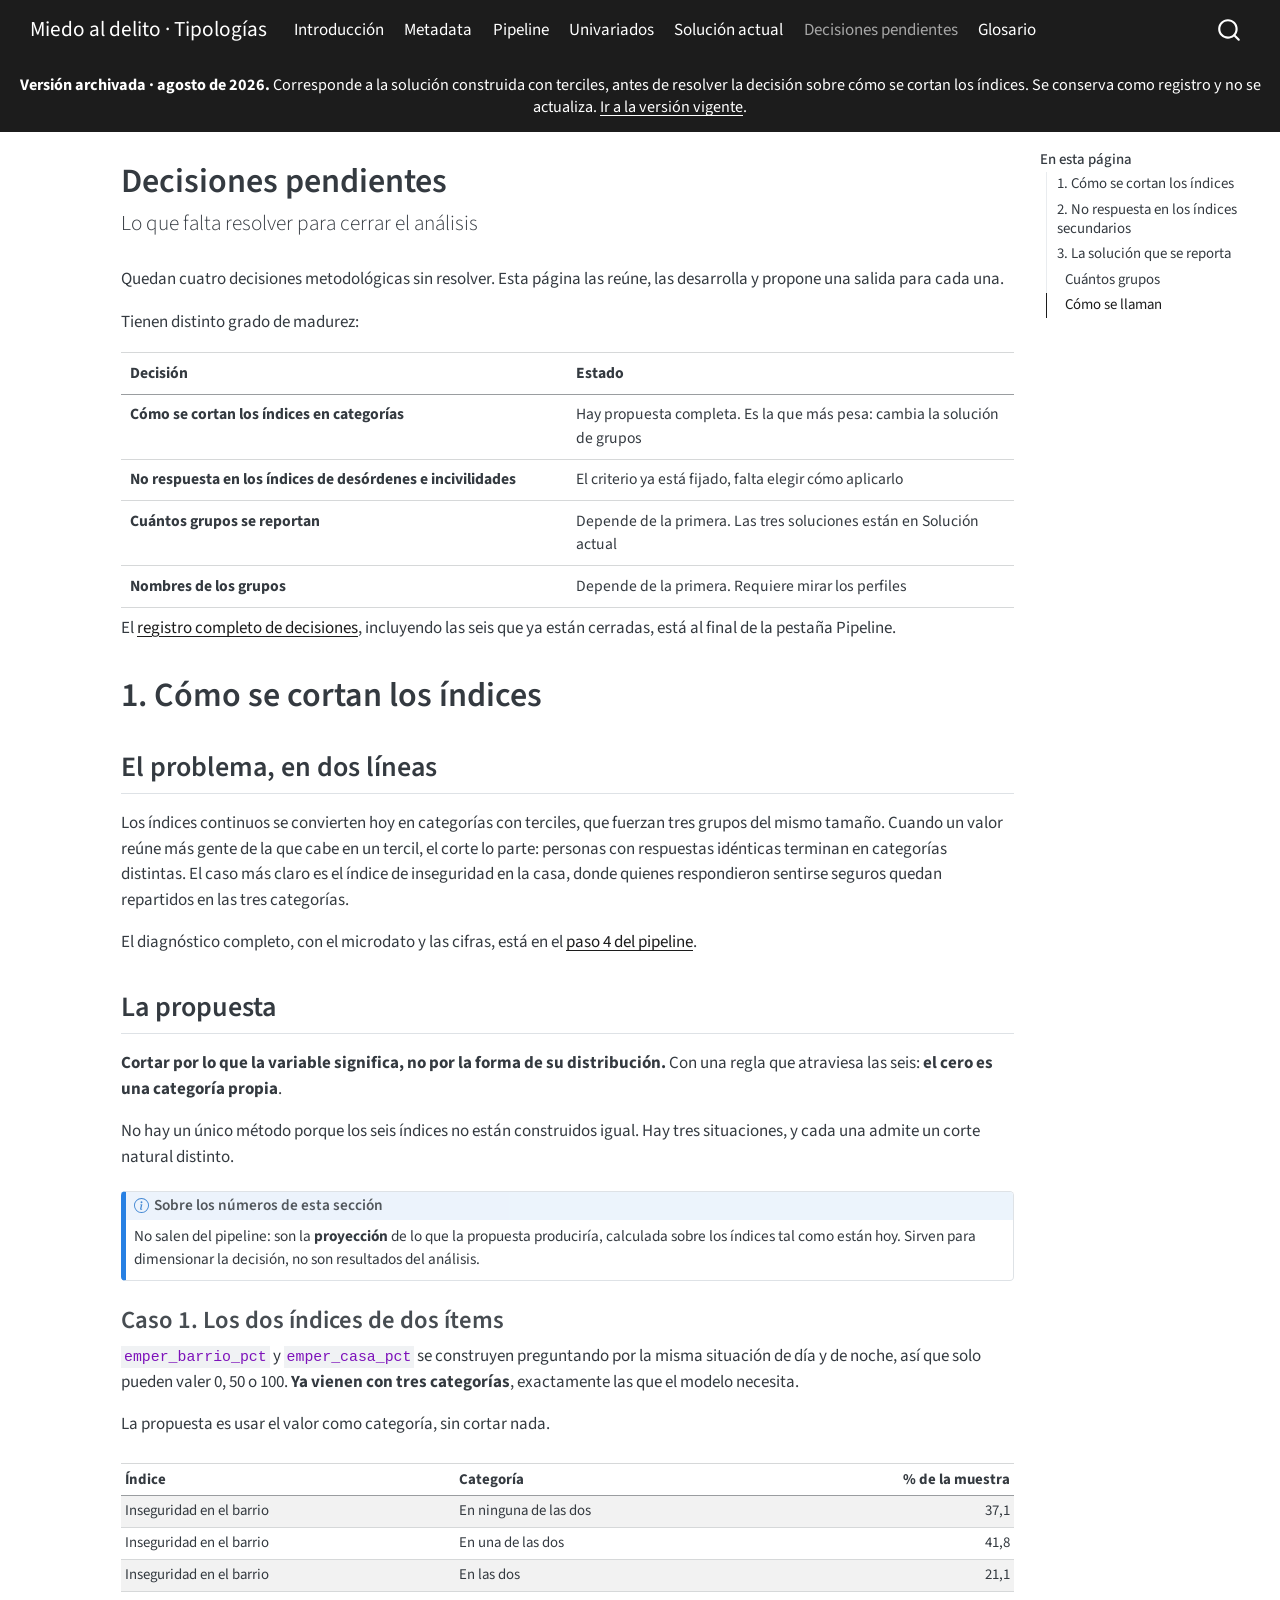
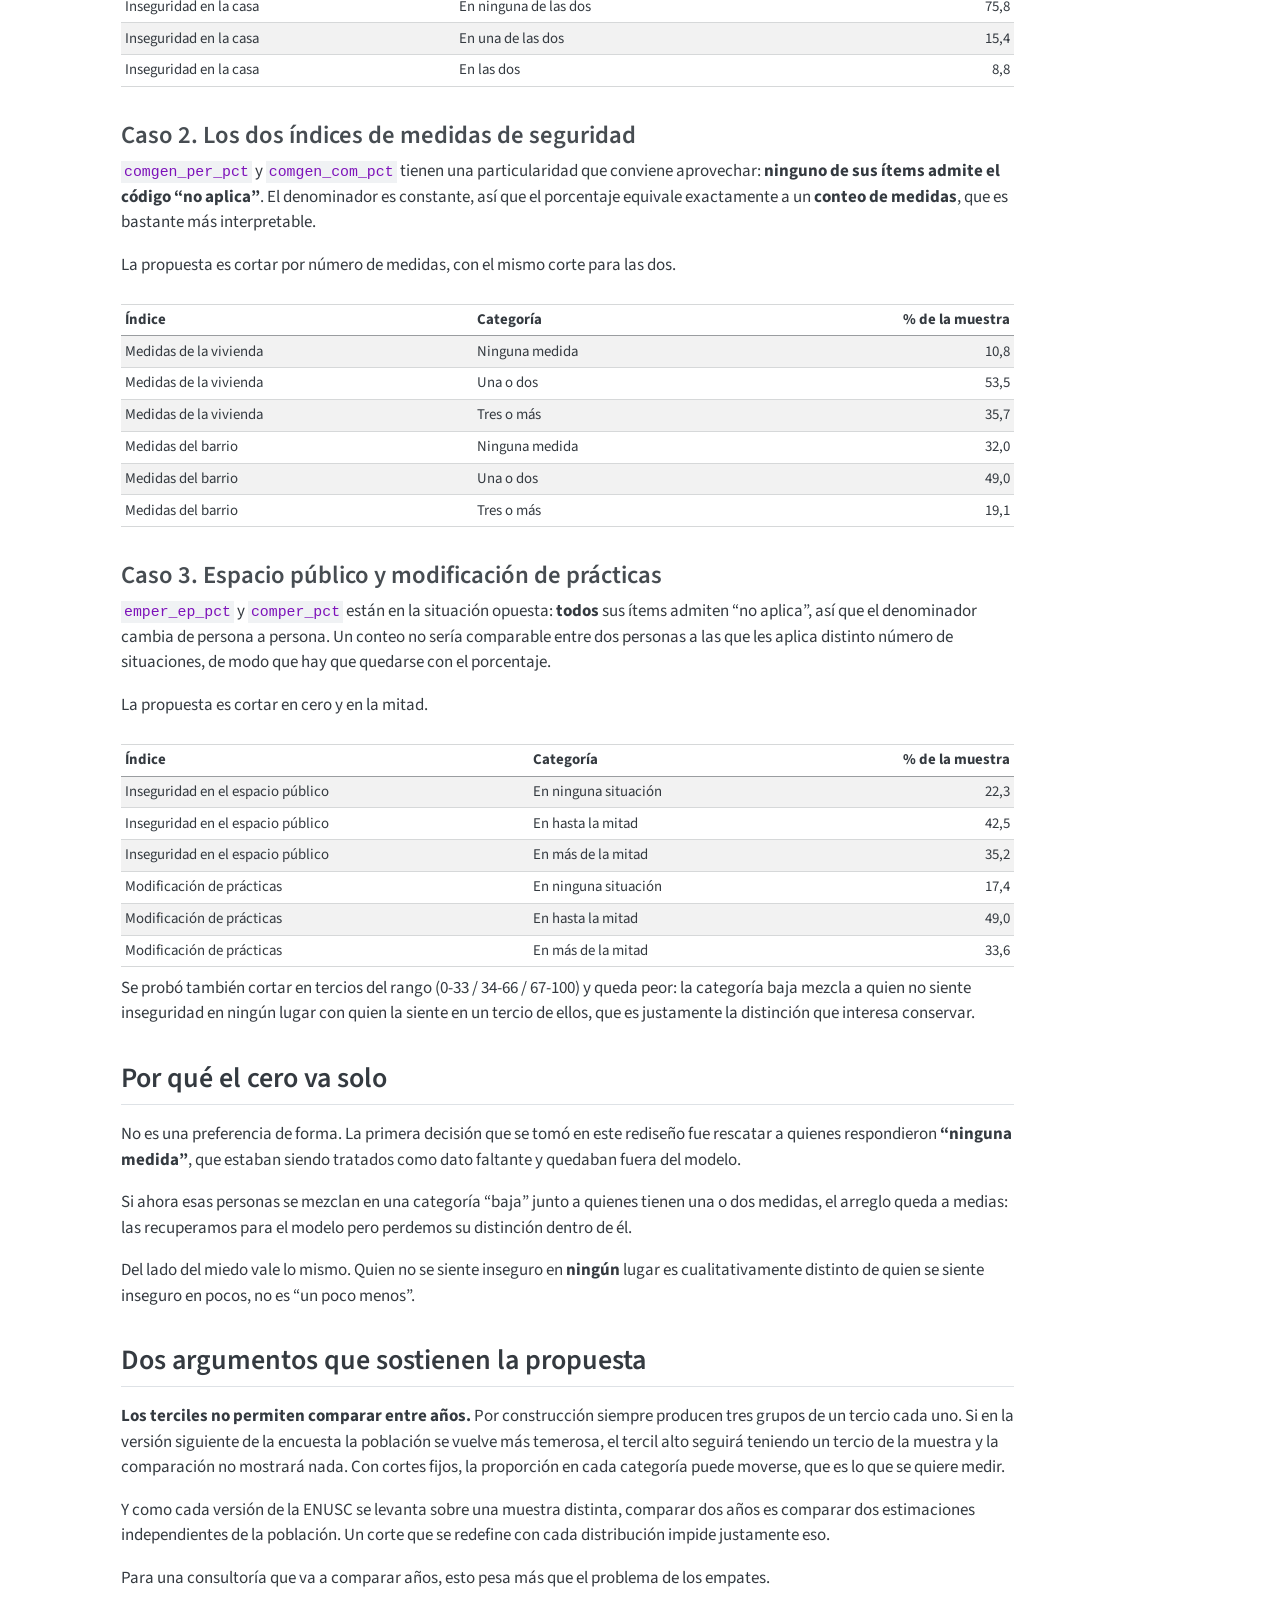
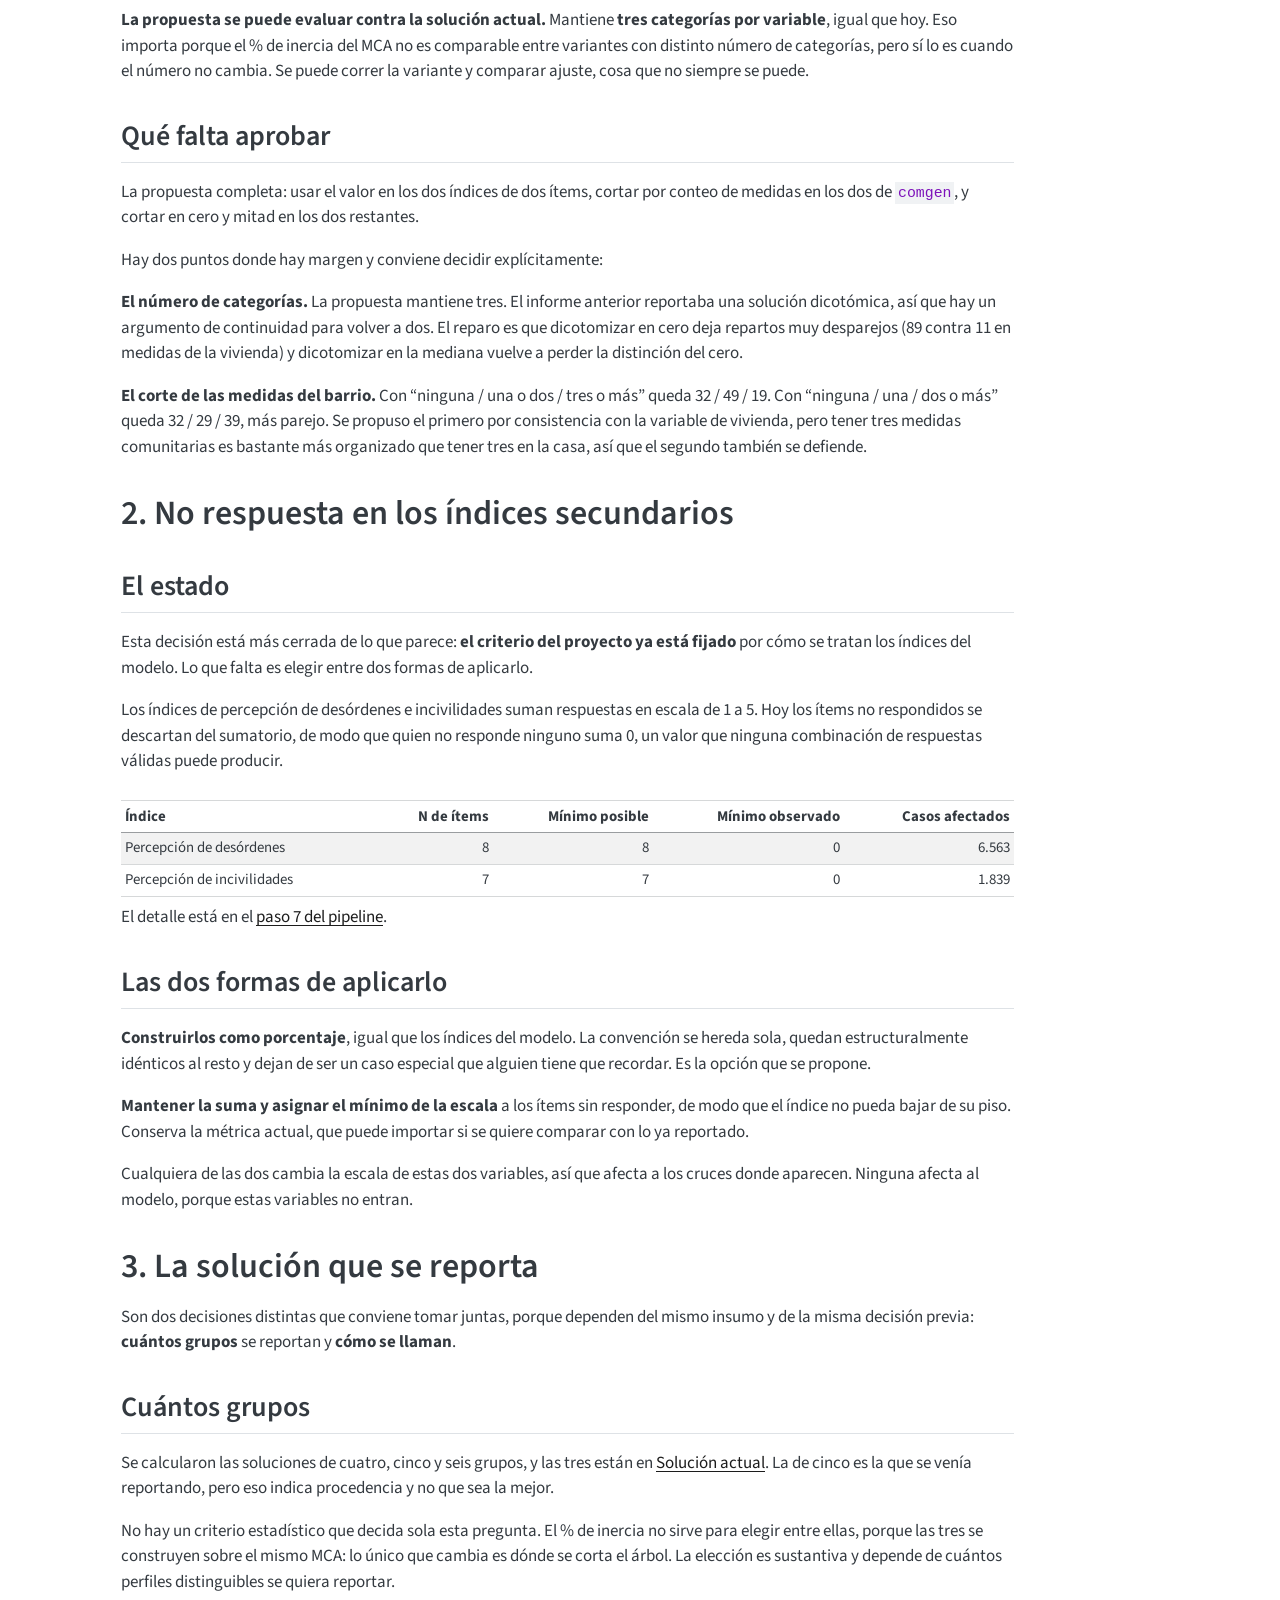
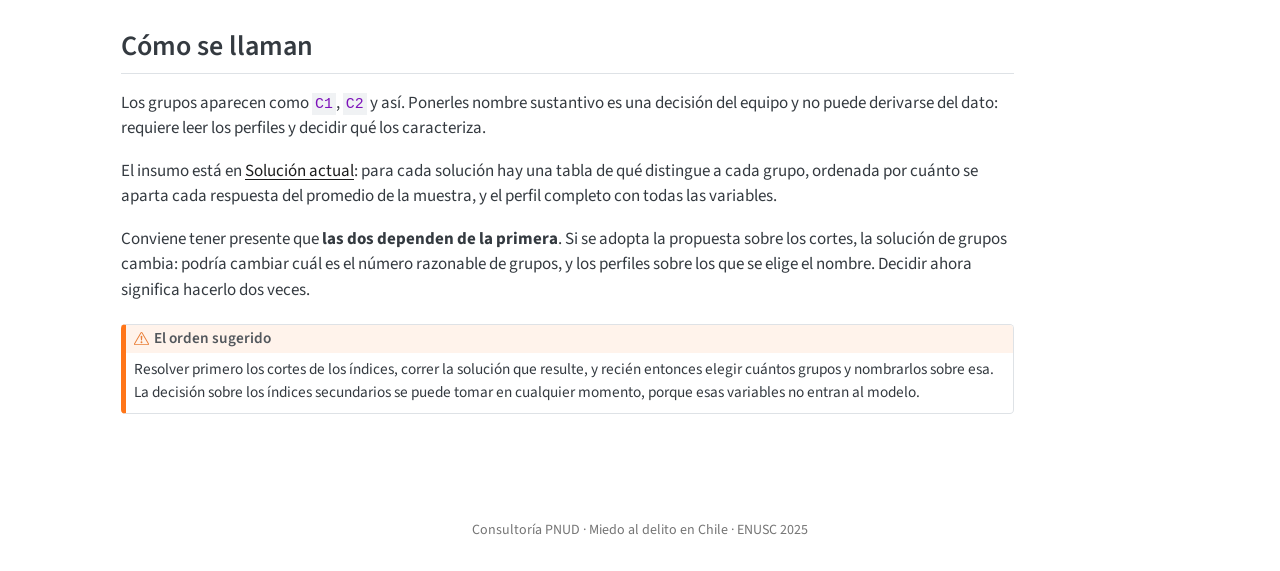
<file: docs/archivo/2025-08-terciles/decisiones.html>
<!DOCTYPE html>
<html xmlns="http://www.w3.org/1999/xhtml" lang="es" xml:lang="es"><head>

<meta charset="utf-8">
<meta name="generator" content="quarto-1.8.27">

<meta name="viewport" content="width=device-width, initial-scale=1.0, user-scalable=yes">


<title>Decisiones pendientes – Miedo al delito · Tipologías</title>
<style>
code{white-space: pre-wrap;}
span.smallcaps{font-variant: small-caps;}
div.columns{display: flex; gap: min(4vw, 1.5em);}
div.column{flex: auto; overflow-x: auto;}
div.hanging-indent{margin-left: 1.5em; text-indent: -1.5em;}
ul.task-list{list-style: none;}
ul.task-list li input[type="checkbox"] {
  width: 0.8em;
  margin: 0 0.8em 0.2em -1em; /* quarto-specific, see https://github.com/quarto-dev/quarto-cli/issues/4556 */ 
  vertical-align: middle;
}
</style>


<script src="site_libs/quarto-nav/quarto-nav.js"></script>
<script src="site_libs/quarto-nav/headroom.min.js"></script>
<script src="site_libs/clipboard/clipboard.min.js"></script>
<script src="site_libs/quarto-search/autocomplete.umd.js"></script>
<script src="site_libs/quarto-search/fuse.min.js"></script>
<script src="site_libs/quarto-search/quarto-search.js"></script>
<meta name="quarto:offset" content="./">
<script src="site_libs/quarto-html/quarto.js" type="module"></script>
<script src="site_libs/quarto-html/tabsets/tabsets.js" type="module"></script>
<script src="site_libs/quarto-html/axe/axe-check.js" type="module"></script>
<script src="site_libs/quarto-html/popper.min.js"></script>
<script src="site_libs/quarto-html/tippy.umd.min.js"></script>
<script src="site_libs/quarto-html/anchor.min.js"></script>
<link href="site_libs/quarto-html/tippy.css" rel="stylesheet">
<link href="site_libs/quarto-html/quarto-syntax-highlighting-ed96de9b727972fe78a7b5d16c58bf87.css" rel="stylesheet" id="quarto-text-highlighting-styles">
<script src="site_libs/bootstrap/bootstrap.min.js"></script>
<link href="site_libs/bootstrap/bootstrap-icons.css" rel="stylesheet">
<link href="site_libs/bootstrap/bootstrap-294506ca1d7cb857067173e8022ca1b0.min.css" rel="stylesheet" append-hash="true" id="quarto-bootstrap" data-mode="light">
<script id="quarto-search-options" type="application/json">{
  "location": "navbar",
  "copy-button": false,
  "collapse-after": 3,
  "panel-placement": "end",
  "type": "overlay",
  "limit": 50,
  "keyboard-shortcut": [
    "f",
    "/",
    "s"
  ],
  "show-item-context": false,
  "language": {
    "search-no-results-text": "No se han encontrado resultados",
    "search-matching-documents-text": "documentos encontrados",
    "search-copy-link-title": "Copiar el enlace en la búsqueda",
    "search-hide-matches-text": "Ocultar resultados adicionales",
    "search-more-match-text": "resultado adicional en este documento",
    "search-more-matches-text": "resultados adicionales en este documento",
    "search-clear-button-title": "Borrar",
    "search-text-placeholder": "",
    "search-detached-cancel-button-title": "Cancelar",
    "search-submit-button-title": "Enviar",
    "search-label": "Buscar"
  }
}</script>
<script src="site_libs/kePrint-0.0.1/kePrint.js"></script>
<link href="site_libs/lightable-0.0.1/lightable.css" rel="stylesheet">


</head>

<body class="nav-fixed quarto-light"><div style="background:#1c1c1c;color:#fff;padding:.75rem 1rem;font-size:.95rem;line-height:1.4;text-align:center"><strong>Versión archivada &middot; agosto de 2026.</strong> Corresponde a la solución construida con terciles, antes de resolver la decisión sobre cómo se cortan los índices. Se conserva como registro y no se actualiza. <a href="../../index.html" style="color:#fff;text-decoration:underline">Ir a la versión vigente</a>.</div>

<div id="quarto-search-results"></div>
  <header id="quarto-header" class="headroom fixed-top">
    <nav class="navbar navbar-expand-lg " data-bs-theme="dark">
      <div class="navbar-container container-fluid">
      <div class="navbar-brand-container mx-auto">
    <a class="navbar-brand" href="./index.html">
    <span class="navbar-title">Miedo al delito · Tipologías</span>
    </a>
  </div>
            <div id="quarto-search" class="" title="Buscar"></div>
          <button class="navbar-toggler" type="button" data-bs-toggle="collapse" data-bs-target="#navbarCollapse" aria-controls="navbarCollapse" role="menu" aria-expanded="false" aria-label="Navegación de palanca" onclick="if (window.quartoToggleHeadroom) { window.quartoToggleHeadroom(); }">
  <span class="navbar-toggler-icon"></span>
</button>
          <div class="collapse navbar-collapse" id="navbarCollapse">
            <ul class="navbar-nav navbar-nav-scroll me-auto">
  <li class="nav-item">
    <a class="nav-link" href="./index.html"> 
<span class="menu-text">Introducción</span></a>
  </li>  
  <li class="nav-item">
    <a class="nav-link" href="./metadata.html"> 
<span class="menu-text">Metadata</span></a>
  </li>  
  <li class="nav-item">
    <a class="nav-link" href="./pipeline.html"> 
<span class="menu-text">Pipeline</span></a>
  </li>  
  <li class="nav-item">
    <a class="nav-link" href="./univariados.html"> 
<span class="menu-text">Univariados</span></a>
  </li>  
  <li class="nav-item">
    <a class="nav-link" href="./solucion-actual.html"> 
<span class="menu-text">Solución actual</span></a>
  </li>  
  <li class="nav-item">
    <a class="nav-link active" href="./decisiones.html" aria-current="page"> 
<span class="menu-text">Decisiones pendientes</span></a>
  </li>  
  <li class="nav-item">
    <a class="nav-link" href="./glosario.html"> 
<span class="menu-text">Glosario</span></a>
  </li>  
</ul>
          </div> <!-- /navcollapse -->
            <div class="quarto-navbar-tools">
</div>
      </div> <!-- /container-fluid -->
    </nav>
</header>
<!-- content -->
<div id="quarto-content" class="quarto-container page-columns page-rows-contents page-layout-article page-navbar">
<!-- sidebar -->
<!-- margin-sidebar -->
    <div id="quarto-margin-sidebar" class="sidebar margin-sidebar">
        <nav id="TOC" role="doc-toc" class="toc-active">
    <h2 id="toc-title">En esta página</h2>
   
  <ul>
  <li><a href="#cómo-se-cortan-los-índices" id="toc-cómo-se-cortan-los-índices" class="nav-link active" data-scroll-target="#cómo-se-cortan-los-índices">1. Cómo se cortan los índices</a>
  <ul class="collapse">
  <li><a href="#el-problema-en-dos-líneas" id="toc-el-problema-en-dos-líneas" class="nav-link" data-scroll-target="#el-problema-en-dos-líneas">El problema, en dos líneas</a></li>
  <li><a href="#la-propuesta" id="toc-la-propuesta" class="nav-link" data-scroll-target="#la-propuesta">La propuesta</a>
  <ul class="collapse">
  <li><a href="#caso-1.-los-dos-índices-de-dos-ítems" id="toc-caso-1.-los-dos-índices-de-dos-ítems" class="nav-link" data-scroll-target="#caso-1.-los-dos-índices-de-dos-ítems">Caso 1. Los dos índices de dos ítems</a></li>
  <li><a href="#caso-2.-los-dos-índices-de-medidas-de-seguridad" id="toc-caso-2.-los-dos-índices-de-medidas-de-seguridad" class="nav-link" data-scroll-target="#caso-2.-los-dos-índices-de-medidas-de-seguridad">Caso 2. Los dos índices de medidas de seguridad</a></li>
  <li><a href="#caso-3.-espacio-público-y-modificación-de-prácticas" id="toc-caso-3.-espacio-público-y-modificación-de-prácticas" class="nav-link" data-scroll-target="#caso-3.-espacio-público-y-modificación-de-prácticas">Caso 3. Espacio público y modificación de prácticas</a></li>
  </ul></li>
  <li><a href="#por-qué-el-cero-va-solo" id="toc-por-qué-el-cero-va-solo" class="nav-link" data-scroll-target="#por-qué-el-cero-va-solo">Por qué el cero va solo</a></li>
  <li><a href="#dos-argumentos-que-sostienen-la-propuesta" id="toc-dos-argumentos-que-sostienen-la-propuesta" class="nav-link" data-scroll-target="#dos-argumentos-que-sostienen-la-propuesta">Dos argumentos que sostienen la propuesta</a></li>
  <li><a href="#qué-falta-aprobar" id="toc-qué-falta-aprobar" class="nav-link" data-scroll-target="#qué-falta-aprobar">Qué falta aprobar</a></li>
  </ul></li>
  <li><a href="#no-respuesta-en-los-índices-secundarios" id="toc-no-respuesta-en-los-índices-secundarios" class="nav-link" data-scroll-target="#no-respuesta-en-los-índices-secundarios">2. No respuesta en los índices secundarios</a>
  <ul class="collapse">
  <li><a href="#el-estado" id="toc-el-estado" class="nav-link" data-scroll-target="#el-estado">El estado</a></li>
  <li><a href="#las-dos-formas-de-aplicarlo" id="toc-las-dos-formas-de-aplicarlo" class="nav-link" data-scroll-target="#las-dos-formas-de-aplicarlo">Las dos formas de aplicarlo</a></li>
  </ul></li>
  <li><a href="#la-solución-que-se-reporta" id="toc-la-solución-que-se-reporta" class="nav-link" data-scroll-target="#la-solución-que-se-reporta">3. La solución que se reporta</a>
  <ul class="collapse">
  <li><a href="#cuántos-grupos" id="toc-cuántos-grupos" class="nav-link" data-scroll-target="#cuántos-grupos">Cuántos grupos</a></li>
  <li><a href="#cómo-se-llaman" id="toc-cómo-se-llaman" class="nav-link" data-scroll-target="#cómo-se-llaman">Cómo se llaman</a></li>
  </ul></li>
  </ul>
</nav>
    </div>
<!-- main -->
<main class="content" id="quarto-document-content">

<header id="title-block-header" class="quarto-title-block default">
<div class="quarto-title">
<h1 class="title">Decisiones pendientes</h1>
<p class="subtitle lead">Lo que falta resolver para cerrar el análisis</p>
</div>



<div class="quarto-title-meta">

    
  
    
  </div>
  


</header>


<p>Quedan cuatro decisiones metodológicas sin resolver. Esta página las reúne, las desarrolla y propone una salida para cada una.</p>
<p>Tienen distinto grado de madurez:</p>
<table class="caption-top table">
<colgroup>
<col style="width: 50%">
<col style="width: 50%">
</colgroup>
<thead>
<tr class="header">
<th>Decisión</th>
<th>Estado</th>
</tr>
</thead>
<tbody>
<tr class="odd">
<td><strong>Cómo se cortan los índices en categorías</strong></td>
<td>Hay propuesta completa. Es la que más pesa: cambia la solución de grupos</td>
</tr>
<tr class="even">
<td><strong>No respuesta en los índices de desórdenes e incivilidades</strong></td>
<td>El criterio ya está fijado, falta elegir cómo aplicarlo</td>
</tr>
<tr class="odd">
<td><strong>Cuántos grupos se reportan</strong></td>
<td>Depende de la primera. Las tres soluciones están en Solución actual</td>
</tr>
<tr class="even">
<td><strong>Nombres de los grupos</strong></td>
<td>Depende de la primera. Requiere mirar los perfiles</td>
</tr>
</tbody>
</table>
<p>El <a href="pipeline.html#registro-de-decisiones">registro completo de decisiones</a>, incluyendo las seis que ya están cerradas, está al final de la pestaña Pipeline.</p>
<section id="cómo-se-cortan-los-índices" class="level1">
<h1>1. Cómo se cortan los índices</h1>
<section id="el-problema-en-dos-líneas" class="level2">
<h2 class="anchored" data-anchor-id="el-problema-en-dos-líneas">El problema, en dos líneas</h2>
<p>Los índices continuos se convierten hoy en categorías con terciles, que fuerzan tres grupos del mismo tamaño. Cuando un valor reúne más gente de la que cabe en un tercil, el corte lo parte: personas con respuestas idénticas terminan en categorías distintas. El caso más claro es el índice de inseguridad en la casa, donde quienes respondieron sentirse seguros quedan repartidos en las tres categorías.</p>
<p>El diagnóstico completo, con el microdato y las cifras, está en el <a href="pipeline.html#categorización">paso 4 del pipeline</a>.</p>
</section>
<section id="la-propuesta" class="level2">
<h2 class="anchored" data-anchor-id="la-propuesta">La propuesta</h2>
<p><strong>Cortar por lo que la variable significa, no por la forma de su distribución.</strong> Con una regla que atraviesa las seis: <strong>el cero es una categoría propia</strong>.</p>
<p>No hay un único método porque los seis índices no están construidos igual. Hay tres situaciones, y cada una admite un corte natural distinto.</p>
<div class="callout callout-style-default callout-note callout-titled">
<div class="callout-header d-flex align-content-center">
<div class="callout-icon-container">
<i class="callout-icon"></i>
</div>
<div class="callout-title-container flex-fill">
<span class="screen-reader-only">Nota</span>Sobre los números de esta sección
</div>
</div>
<div class="callout-body-container callout-body">
<p>No salen del pipeline: son la <strong>proyección</strong> de lo que la propuesta produciría, calculada sobre los índices tal como están hoy. Sirven para dimensionar la decisión, no son resultados del análisis.</p>
</div>
</div>
<section id="caso-1.-los-dos-índices-de-dos-ítems" class="level3">
<h3 class="anchored" data-anchor-id="caso-1.-los-dos-índices-de-dos-ítems">Caso 1. Los dos índices de dos ítems</h3>
<p><code>emper_barrio_pct</code> y <code>emper_casa_pct</code> se construyen preguntando por la misma situación de día y de noche, así que solo pueden valer 0, 50 o 100. <strong>Ya vienen con tres categorías</strong>, exactamente las que el modelo necesita.</p>
<p>La propuesta es usar el valor como categoría, sin cortar nada.</p>
<div class="cell">
<div class="cell-output-display">
<table class="table table-striped table-hover table-condensed caption-top table-sm small">
<thead>
<tr class="header">
<th data-quarto-table-cell-role="th" style="text-align: left; position: sticky; top: 0; background-color: #FFFFFF;">Índice</th>
<th data-quarto-table-cell-role="th" style="text-align: left; position: sticky; top: 0; background-color: #FFFFFF;">Categoría</th>
<th data-quarto-table-cell-role="th" style="text-align: right; position: sticky; top: 0; background-color: #FFFFFF;">% de la muestra</th>
</tr>
</thead>
<tbody>
<tr class="odd">
<td style="text-align: left;">Inseguridad en el barrio</td>
<td style="text-align: left;">En ninguna de las dos</td>
<td style="text-align: right;">37,1</td>
</tr>
<tr class="even">
<td style="text-align: left;">Inseguridad en el barrio</td>
<td style="text-align: left;">En una de las dos</td>
<td style="text-align: right;">41,8</td>
</tr>
<tr class="odd">
<td style="text-align: left;">Inseguridad en el barrio</td>
<td style="text-align: left;">En las dos</td>
<td style="text-align: right;">21,1</td>
</tr>
<tr class="even">
<td style="text-align: left;">Inseguridad en la casa</td>
<td style="text-align: left;">En ninguna de las dos</td>
<td style="text-align: right;">75,8</td>
</tr>
<tr class="odd">
<td style="text-align: left;">Inseguridad en la casa</td>
<td style="text-align: left;">En una de las dos</td>
<td style="text-align: right;">15,4</td>
</tr>
<tr class="even">
<td style="text-align: left;">Inseguridad en la casa</td>
<td style="text-align: left;">En las dos</td>
<td style="text-align: right;">8,8</td>
</tr>
</tbody>
</table>
</div>
</div>
</section>
<section id="caso-2.-los-dos-índices-de-medidas-de-seguridad" class="level3">
<h3 class="anchored" data-anchor-id="caso-2.-los-dos-índices-de-medidas-de-seguridad">Caso 2. Los dos índices de medidas de seguridad</h3>
<p><code>comgen_per_pct</code> y <code>comgen_com_pct</code> tienen una particularidad que conviene aprovechar: <strong>ninguno de sus ítems admite el código “no aplica”</strong>. El denominador es constante, así que el porcentaje equivale exactamente a un <strong>conteo de medidas</strong>, que es bastante más interpretable.</p>
<p>La propuesta es cortar por número de medidas, con el mismo corte para las dos.</p>
<div class="cell">
<div class="cell-output-display">
<table class="table table-striped table-hover table-condensed caption-top table-sm small">
<thead>
<tr class="header">
<th data-quarto-table-cell-role="th" style="text-align: left; position: sticky; top: 0; background-color: #FFFFFF;">Índice</th>
<th data-quarto-table-cell-role="th" style="text-align: left; position: sticky; top: 0; background-color: #FFFFFF;">Categoría</th>
<th data-quarto-table-cell-role="th" style="text-align: right; position: sticky; top: 0; background-color: #FFFFFF;">% de la muestra</th>
</tr>
</thead>
<tbody>
<tr class="odd">
<td style="text-align: left;">Medidas de la vivienda</td>
<td style="text-align: left;">Ninguna medida</td>
<td style="text-align: right;">10,8</td>
</tr>
<tr class="even">
<td style="text-align: left;">Medidas de la vivienda</td>
<td style="text-align: left;">Una o dos</td>
<td style="text-align: right;">53,5</td>
</tr>
<tr class="odd">
<td style="text-align: left;">Medidas de la vivienda</td>
<td style="text-align: left;">Tres o más</td>
<td style="text-align: right;">35,7</td>
</tr>
<tr class="even">
<td style="text-align: left;">Medidas del barrio</td>
<td style="text-align: left;">Ninguna medida</td>
<td style="text-align: right;">32,0</td>
</tr>
<tr class="odd">
<td style="text-align: left;">Medidas del barrio</td>
<td style="text-align: left;">Una o dos</td>
<td style="text-align: right;">49,0</td>
</tr>
<tr class="even">
<td style="text-align: left;">Medidas del barrio</td>
<td style="text-align: left;">Tres o más</td>
<td style="text-align: right;">19,1</td>
</tr>
</tbody>
</table>
</div>
</div>
</section>
<section id="caso-3.-espacio-público-y-modificación-de-prácticas" class="level3">
<h3 class="anchored" data-anchor-id="caso-3.-espacio-público-y-modificación-de-prácticas">Caso 3. Espacio público y modificación de prácticas</h3>
<p><code>emper_ep_pct</code> y <code>comper_pct</code> están en la situación opuesta: <strong>todos</strong> sus ítems admiten “no aplica”, así que el denominador cambia de persona a persona. Un conteo no sería comparable entre dos personas a las que les aplica distinto número de situaciones, de modo que hay que quedarse con el porcentaje.</p>
<p>La propuesta es cortar en cero y en la mitad.</p>
<div class="cell">
<div class="cell-output-display">
<table class="table table-striped table-hover table-condensed caption-top table-sm small">
<thead>
<tr class="header">
<th data-quarto-table-cell-role="th" style="text-align: left; position: sticky; top: 0; background-color: #FFFFFF;">Índice</th>
<th data-quarto-table-cell-role="th" style="text-align: left; position: sticky; top: 0; background-color: #FFFFFF;">Categoría</th>
<th data-quarto-table-cell-role="th" style="text-align: right; position: sticky; top: 0; background-color: #FFFFFF;">% de la muestra</th>
</tr>
</thead>
<tbody>
<tr class="odd">
<td style="text-align: left;">Inseguridad en el espacio público</td>
<td style="text-align: left;">En ninguna situación</td>
<td style="text-align: right;">22,3</td>
</tr>
<tr class="even">
<td style="text-align: left;">Inseguridad en el espacio público</td>
<td style="text-align: left;">En hasta la mitad</td>
<td style="text-align: right;">42,5</td>
</tr>
<tr class="odd">
<td style="text-align: left;">Inseguridad en el espacio público</td>
<td style="text-align: left;">En más de la mitad</td>
<td style="text-align: right;">35,2</td>
</tr>
<tr class="even">
<td style="text-align: left;">Modificación de prácticas</td>
<td style="text-align: left;">En ninguna situación</td>
<td style="text-align: right;">17,4</td>
</tr>
<tr class="odd">
<td style="text-align: left;">Modificación de prácticas</td>
<td style="text-align: left;">En hasta la mitad</td>
<td style="text-align: right;">49,0</td>
</tr>
<tr class="even">
<td style="text-align: left;">Modificación de prácticas</td>
<td style="text-align: left;">En más de la mitad</td>
<td style="text-align: right;">33,6</td>
</tr>
</tbody>
</table>
</div>
</div>
<p>Se probó también cortar en tercios del rango (0-33 / 34-66 / 67-100) y queda peor: la categoría baja mezcla a quien no siente inseguridad en ningún lugar con quien la siente en un tercio de ellos, que es justamente la distinción que interesa conservar.</p>
</section>
</section>
<section id="por-qué-el-cero-va-solo" class="level2">
<h2 class="anchored" data-anchor-id="por-qué-el-cero-va-solo">Por qué el cero va solo</h2>
<p>No es una preferencia de forma. La primera decisión que se tomó en este rediseño fue rescatar a quienes respondieron <strong>“ninguna medida”</strong>, que estaban siendo tratados como dato faltante y quedaban fuera del modelo.</p>
<p>Si ahora esas personas se mezclan en una categoría “baja” junto a quienes tienen una o dos medidas, el arreglo queda a medias: las recuperamos para el modelo pero perdemos su distinción dentro de él.</p>
<p>Del lado del miedo vale lo mismo. Quien no se siente inseguro en <strong>ningún</strong> lugar es cualitativamente distinto de quien se siente inseguro en pocos, no es “un poco menos”.</p>
</section>
<section id="dos-argumentos-que-sostienen-la-propuesta" class="level2">
<h2 class="anchored" data-anchor-id="dos-argumentos-que-sostienen-la-propuesta">Dos argumentos que sostienen la propuesta</h2>
<p><strong>Los terciles no permiten comparar entre años.</strong> Por construcción siempre producen tres grupos de un tercio cada uno. Si en la versión siguiente de la encuesta la población se vuelve más temerosa, el tercil alto seguirá teniendo un tercio de la muestra y la comparación no mostrará nada. Con cortes fijos, la proporción en cada categoría puede moverse, que es lo que se quiere medir.</p>
<p>Y como cada versión de la ENUSC se levanta sobre una muestra distinta, comparar dos años es comparar dos estimaciones independientes de la población. Un corte que se redefine con cada distribución impide justamente eso.</p>
<p>Para una consultoría que va a comparar años, esto pesa más que el problema de los empates.</p>
<p><strong>La propuesta se puede evaluar contra la solución actual.</strong> Mantiene <strong>tres categorías por variable</strong>, igual que hoy. Eso importa porque el % de inercia del MCA no es comparable entre variantes con distinto número de categorías, pero sí lo es cuando el número no cambia. Se puede correr la variante y comparar ajuste, cosa que no siempre se puede.</p>
</section>
<section id="qué-falta-aprobar" class="level2">
<h2 class="anchored" data-anchor-id="qué-falta-aprobar">Qué falta aprobar</h2>
<p>La propuesta completa: usar el valor en los dos índices de dos ítems, cortar por conteo de medidas en los dos de <code>comgen</code>, y cortar en cero y mitad en los dos restantes.</p>
<p>Hay dos puntos donde hay margen y conviene decidir explícitamente:</p>
<p><strong>El número de categorías.</strong> La propuesta mantiene tres. El informe anterior reportaba una solución dicotómica, así que hay un argumento de continuidad para volver a dos. El reparo es que dicotomizar en cero deja repartos muy desparejos (89 contra 11 en medidas de la vivienda) y dicotomizar en la mediana vuelve a perder la distinción del cero.</p>
<p><strong>El corte de las medidas del barrio.</strong> Con “ninguna / una o dos / tres o más” queda 32 / 49 / 19. Con “ninguna / una / dos o más” queda 32 / 29 / 39, más parejo. Se propuso el primero por consistencia con la variable de vivienda, pero tener tres medidas comunitarias es bastante más organizado que tener tres en la casa, así que el segundo también se defiende.</p>
</section>
</section>
<section id="no-respuesta-en-los-índices-secundarios" class="level1">
<h1>2. No respuesta en los índices secundarios</h1>
<section id="el-estado" class="level2">
<h2 class="anchored" data-anchor-id="el-estado">El estado</h2>
<p>Esta decisión está más cerrada de lo que parece: <strong>el criterio del proyecto ya está fijado</strong> por cómo se tratan los índices del modelo. Lo que falta es elegir entre dos formas de aplicarlo.</p>
<p>Los índices de percepción de desórdenes e incivilidades suman respuestas en escala de 1 a 5. Hoy los ítems no respondidos se descartan del sumatorio, de modo que quien no responde ninguno suma 0, un valor que ninguna combinación de respuestas válidas puede producir.</p>
<div class="cell">
<div class="cell-output-display">
<table class="table table-striped table-hover table-condensed caption-top table-sm small">
<thead>
<tr class="header">
<th data-quarto-table-cell-role="th" style="text-align: left; position: sticky; top: 0; background-color: #FFFFFF;">Índice</th>
<th data-quarto-table-cell-role="th" style="text-align: right; position: sticky; top: 0; background-color: #FFFFFF;">N de ítems</th>
<th data-quarto-table-cell-role="th" style="text-align: right; position: sticky; top: 0; background-color: #FFFFFF;">Mínimo posible</th>
<th data-quarto-table-cell-role="th" style="text-align: right; position: sticky; top: 0; background-color: #FFFFFF;">Mínimo observado</th>
<th data-quarto-table-cell-role="th" style="text-align: right; position: sticky; top: 0; background-color: #FFFFFF;">Casos afectados</th>
</tr>
</thead>
<tbody>
<tr class="odd">
<td style="text-align: left;">Percepción de desórdenes</td>
<td style="text-align: right;">8</td>
<td style="text-align: right;">8</td>
<td style="text-align: right;">0</td>
<td style="text-align: right;">6.563</td>
</tr>
<tr class="even">
<td style="text-align: left;">Percepción de incivilidades</td>
<td style="text-align: right;">7</td>
<td style="text-align: right;">7</td>
<td style="text-align: right;">0</td>
<td style="text-align: right;">1.839</td>
</tr>
</tbody>
</table>
</div>
</div>
<p>El detalle está en el <a href="pipeline.html#variables-secundarias">paso 7 del pipeline</a>.</p>
</section>
<section id="las-dos-formas-de-aplicarlo" class="level2">
<h2 class="anchored" data-anchor-id="las-dos-formas-de-aplicarlo">Las dos formas de aplicarlo</h2>
<p><strong>Construirlos como porcentaje</strong>, igual que los índices del modelo. La convención se hereda sola, quedan estructuralmente idénticos al resto y dejan de ser un caso especial que alguien tiene que recordar. Es la opción que se propone.</p>
<p><strong>Mantener la suma y asignar el mínimo de la escala</strong> a los ítems sin responder, de modo que el índice no pueda bajar de su piso. Conserva la métrica actual, que puede importar si se quiere comparar con lo ya reportado.</p>
<p>Cualquiera de las dos cambia la escala de estas dos variables, así que afecta a los cruces donde aparecen. Ninguna afecta al modelo, porque estas variables no entran.</p>
</section>
</section>
<section id="la-solución-que-se-reporta" class="level1">
<h1>3. La solución que se reporta</h1>
<p>Son dos decisiones distintas que conviene tomar juntas, porque dependen del mismo insumo y de la misma decisión previa: <strong>cuántos grupos</strong> se reportan y <strong>cómo se llaman</strong>.</p>
<section id="cuántos-grupos" class="level2">
<h2 class="anchored" data-anchor-id="cuántos-grupos">Cuántos grupos</h2>
<p>Se calcularon las soluciones de cuatro, cinco y seis grupos, y las tres están en <a href="solucion-actual.html">Solución actual</a>. La de cinco es la que se venía reportando, pero eso indica procedencia y no que sea la mejor.</p>
<p>No hay un criterio estadístico que decida sola esta pregunta. El % de inercia no sirve para elegir entre ellas, porque las tres se construyen sobre el mismo MCA: lo único que cambia es dónde se corta el árbol. La elección es sustantiva y depende de cuántos perfiles distinguibles se quiera reportar.</p>
</section>
<section id="cómo-se-llaman" class="level2">
<h2 class="anchored" data-anchor-id="cómo-se-llaman">Cómo se llaman</h2>
<p>Los grupos aparecen como <code>C1</code>, <code>C2</code> y así. Ponerles nombre sustantivo es una decisión del equipo y no puede derivarse del dato: requiere leer los perfiles y decidir qué los caracteriza.</p>
<p>El insumo está en <a href="solucion-actual.html">Solución actual</a>: para cada solución hay una tabla de qué distingue a cada grupo, ordenada por cuánto se aparta cada respuesta del promedio de la muestra, y el perfil completo con todas las variables.</p>
<p>Conviene tener presente que <strong>las dos dependen de la primera</strong>. Si se adopta la propuesta sobre los cortes, la solución de grupos cambia: podría cambiar cuál es el número razonable de grupos, y los perfiles sobre los que se elige el nombre. Decidir ahora significa hacerlo dos veces.</p>
<div class="callout callout-style-default callout-warning callout-titled">
<div class="callout-header d-flex align-content-center">
<div class="callout-icon-container">
<i class="callout-icon"></i>
</div>
<div class="callout-title-container flex-fill">
<span class="screen-reader-only">Advertencia</span>El orden sugerido
</div>
</div>
<div class="callout-body-container callout-body">
<p>Resolver primero los cortes de los índices, correr la solución que resulte, y recién entonces elegir cuántos grupos y nombrarlos sobre esa. La decisión sobre los índices secundarios se puede tomar en cualquier momento, porque esas variables no entran al modelo.</p>
</div>
</div>


</section>
</section>

</main> <!-- /main -->
<script id="quarto-html-after-body" type="application/javascript">
  window.document.addEventListener("DOMContentLoaded", function (event) {
    const icon = "";
    const anchorJS = new window.AnchorJS();
    anchorJS.options = {
      placement: 'right',
      icon: icon
    };
    anchorJS.add('.anchored');
    const isCodeAnnotation = (el) => {
      for (const clz of el.classList) {
        if (clz.startsWith('code-annotation-')) {                     
          return true;
        }
      }
      return false;
    }
    const onCopySuccess = function(e) {
      // button target
      const button = e.trigger;
      // don't keep focus
      button.blur();
      // flash "checked"
      button.classList.add('code-copy-button-checked');
      var currentTitle = button.getAttribute("title");
      button.setAttribute("title", "Copiado");
      let tooltip;
      if (window.bootstrap) {
        button.setAttribute("data-bs-toggle", "tooltip");
        button.setAttribute("data-bs-placement", "left");
        button.setAttribute("data-bs-title", "Copiado");
        tooltip = new bootstrap.Tooltip(button, 
          { trigger: "manual", 
            customClass: "code-copy-button-tooltip",
            offset: [0, -8]});
        tooltip.show();    
      }
      setTimeout(function() {
        if (tooltip) {
          tooltip.hide();
          button.removeAttribute("data-bs-title");
          button.removeAttribute("data-bs-toggle");
          button.removeAttribute("data-bs-placement");
        }
        button.setAttribute("title", currentTitle);
        button.classList.remove('code-copy-button-checked');
      }, 1000);
      // clear code selection
      e.clearSelection();
    }
    const getTextToCopy = function(trigger) {
      const outerScaffold = trigger.parentElement.cloneNode(true);
      const codeEl = outerScaffold.querySelector('code');
      for (const childEl of codeEl.children) {
        if (isCodeAnnotation(childEl)) {
          childEl.remove();
        }
      }
      return codeEl.innerText;
    }
    const clipboard = new window.ClipboardJS('.code-copy-button:not([data-in-quarto-modal])', {
      text: getTextToCopy
    });
    clipboard.on('success', onCopySuccess);
    if (window.document.getElementById('quarto-embedded-source-code-modal')) {
      const clipboardModal = new window.ClipboardJS('.code-copy-button[data-in-quarto-modal]', {
        text: getTextToCopy,
        container: window.document.getElementById('quarto-embedded-source-code-modal')
      });
      clipboardModal.on('success', onCopySuccess);
    }
      var localhostRegex = new RegExp(/^(?:http|https):\/\/localhost\:?[0-9]*\//);
      var mailtoRegex = new RegExp(/^mailto:/);
        var filterRegex = new RegExp('/' + window.location.host + '/');
      var isInternal = (href) => {
          return filterRegex.test(href) || localhostRegex.test(href) || mailtoRegex.test(href);
      }
      // Inspect non-navigation links and adorn them if external
     var links = window.document.querySelectorAll('a[href]:not(.nav-link):not(.navbar-brand):not(.toc-action):not(.sidebar-link):not(.sidebar-item-toggle):not(.pagination-link):not(.no-external):not([aria-hidden]):not(.dropdown-item):not(.quarto-navigation-tool):not(.about-link)');
      for (var i=0; i<links.length; i++) {
        const link = links[i];
        if (!isInternal(link.href)) {
          // undo the damage that might have been done by quarto-nav.js in the case of
          // links that we want to consider external
          if (link.dataset.originalHref !== undefined) {
            link.href = link.dataset.originalHref;
          }
        }
      }
    function tippyHover(el, contentFn, onTriggerFn, onUntriggerFn) {
      const config = {
        allowHTML: true,
        maxWidth: 500,
        delay: 100,
        arrow: false,
        appendTo: function(el) {
            return el.parentElement;
        },
        interactive: true,
        interactiveBorder: 10,
        theme: 'quarto',
        placement: 'bottom-start',
      };
      if (contentFn) {
        config.content = contentFn;
      }
      if (onTriggerFn) {
        config.onTrigger = onTriggerFn;
      }
      if (onUntriggerFn) {
        config.onUntrigger = onUntriggerFn;
      }
      window.tippy(el, config); 
    }
    const noterefs = window.document.querySelectorAll('a[role="doc-noteref"]');
    for (var i=0; i<noterefs.length; i++) {
      const ref = noterefs[i];
      tippyHover(ref, function() {
        // use id or data attribute instead here
        let href = ref.getAttribute('data-footnote-href') || ref.getAttribute('href');
        try { href = new URL(href).hash; } catch {}
        const id = href.replace(/^#\/?/, "");
        const note = window.document.getElementById(id);
        if (note) {
          return note.innerHTML;
        } else {
          return "";
        }
      });
    }
    const xrefs = window.document.querySelectorAll('a.quarto-xref');
    const processXRef = (id, note) => {
      // Strip column container classes
      const stripColumnClz = (el) => {
        el.classList.remove("page-full", "page-columns");
        if (el.children) {
          for (const child of el.children) {
            stripColumnClz(child);
          }
        }
      }
      stripColumnClz(note)
      if (id === null || id.startsWith('sec-')) {
        // Special case sections, only their first couple elements
        const container = document.createElement("div");
        if (note.children && note.children.length > 2) {
          container.appendChild(note.children[0].cloneNode(true));
          for (let i = 1; i < note.children.length; i++) {
            const child = note.children[i];
            if (child.tagName === "P" && child.innerText === "") {
              continue;
            } else {
              container.appendChild(child.cloneNode(true));
              break;
            }
          }
          if (window.Quarto?.typesetMath) {
            window.Quarto.typesetMath(container);
          }
          return container.innerHTML
        } else {
          if (window.Quarto?.typesetMath) {
            window.Quarto.typesetMath(note);
          }
          return note.innerHTML;
        }
      } else {
        // Remove any anchor links if they are present
        const anchorLink = note.querySelector('a.anchorjs-link');
        if (anchorLink) {
          anchorLink.remove();
        }
        if (window.Quarto?.typesetMath) {
          window.Quarto.typesetMath(note);
        }
        if (note.classList.contains("callout")) {
          return note.outerHTML;
        } else {
          return note.innerHTML;
        }
      }
    }
    for (var i=0; i<xrefs.length; i++) {
      const xref = xrefs[i];
      tippyHover(xref, undefined, function(instance) {
        instance.disable();
        let url = xref.getAttribute('href');
        let hash = undefined; 
        if (url.startsWith('#')) {
          hash = url;
        } else {
          try { hash = new URL(url).hash; } catch {}
        }
        if (hash) {
          const id = hash.replace(/^#\/?/, "");
          const note = window.document.getElementById(id);
          if (note !== null) {
            try {
              const html = processXRef(id, note.cloneNode(true));
              instance.setContent(html);
            } finally {
              instance.enable();
              instance.show();
            }
          } else {
            // See if we can fetch this
            fetch(url.split('#')[0])
            .then(res => res.text())
            .then(html => {
              const parser = new DOMParser();
              const htmlDoc = parser.parseFromString(html, "text/html");
              const note = htmlDoc.getElementById(id);
              if (note !== null) {
                const html = processXRef(id, note);
                instance.setContent(html);
              } 
            }).finally(() => {
              instance.enable();
              instance.show();
            });
          }
        } else {
          // See if we can fetch a full url (with no hash to target)
          // This is a special case and we should probably do some content thinning / targeting
          fetch(url)
          .then(res => res.text())
          .then(html => {
            const parser = new DOMParser();
            const htmlDoc = parser.parseFromString(html, "text/html");
            const note = htmlDoc.querySelector('main.content');
            if (note !== null) {
              // This should only happen for chapter cross references
              // (since there is no id in the URL)
              // remove the first header
              if (note.children.length > 0 && note.children[0].tagName === "HEADER") {
                note.children[0].remove();
              }
              const html = processXRef(null, note);
              instance.setContent(html);
            } 
          }).finally(() => {
            instance.enable();
            instance.show();
          });
        }
      }, function(instance) {
      });
    }
        let selectedAnnoteEl;
        const selectorForAnnotation = ( cell, annotation) => {
          let cellAttr = 'data-code-cell="' + cell + '"';
          let lineAttr = 'data-code-annotation="' +  annotation + '"';
          const selector = 'span[' + cellAttr + '][' + lineAttr + ']';
          return selector;
        }
        const selectCodeLines = (annoteEl) => {
          const doc = window.document;
          const targetCell = annoteEl.getAttribute("data-target-cell");
          const targetAnnotation = annoteEl.getAttribute("data-target-annotation");
          const annoteSpan = window.document.querySelector(selectorForAnnotation(targetCell, targetAnnotation));
          const lines = annoteSpan.getAttribute("data-code-lines").split(",");
          const lineIds = lines.map((line) => {
            return targetCell + "-" + line;
          })
          let top = null;
          let height = null;
          let parent = null;
          if (lineIds.length > 0) {
              //compute the position of the single el (top and bottom and make a div)
              const el = window.document.getElementById(lineIds[0]);
              top = el.offsetTop;
              height = el.offsetHeight;
              parent = el.parentElement.parentElement;
            if (lineIds.length > 1) {
              const lastEl = window.document.getElementById(lineIds[lineIds.length - 1]);
              const bottom = lastEl.offsetTop + lastEl.offsetHeight;
              height = bottom - top;
            }
            if (top !== null && height !== null && parent !== null) {
              // cook up a div (if necessary) and position it 
              let div = window.document.getElementById("code-annotation-line-highlight");
              if (div === null) {
                div = window.document.createElement("div");
                div.setAttribute("id", "code-annotation-line-highlight");
                div.style.position = 'absolute';
                parent.appendChild(div);
              }
              div.style.top = top - 2 + "px";
              div.style.height = height + 4 + "px";
              div.style.left = 0;
              let gutterDiv = window.document.getElementById("code-annotation-line-highlight-gutter");
              if (gutterDiv === null) {
                gutterDiv = window.document.createElement("div");
                gutterDiv.setAttribute("id", "code-annotation-line-highlight-gutter");
                gutterDiv.style.position = 'absolute';
                const codeCell = window.document.getElementById(targetCell);
                const gutter = codeCell.querySelector('.code-annotation-gutter');
                gutter.appendChild(gutterDiv);
              }
              gutterDiv.style.top = top - 2 + "px";
              gutterDiv.style.height = height + 4 + "px";
            }
            selectedAnnoteEl = annoteEl;
          }
        };
        const unselectCodeLines = () => {
          const elementsIds = ["code-annotation-line-highlight", "code-annotation-line-highlight-gutter"];
          elementsIds.forEach((elId) => {
            const div = window.document.getElementById(elId);
            if (div) {
              div.remove();
            }
          });
          selectedAnnoteEl = undefined;
        };
          // Handle positioning of the toggle
      window.addEventListener(
        "resize",
        throttle(() => {
          elRect = undefined;
          if (selectedAnnoteEl) {
            selectCodeLines(selectedAnnoteEl);
          }
        }, 10)
      );
      function throttle(fn, ms) {
      let throttle = false;
      let timer;
        return (...args) => {
          if(!throttle) { // first call gets through
              fn.apply(this, args);
              throttle = true;
          } else { // all the others get throttled
              if(timer) clearTimeout(timer); // cancel #2
              timer = setTimeout(() => {
                fn.apply(this, args);
                timer = throttle = false;
              }, ms);
          }
        };
      }
        // Attach click handler to the DT
        const annoteDls = window.document.querySelectorAll('dt[data-target-cell]');
        for (const annoteDlNode of annoteDls) {
          annoteDlNode.addEventListener('click', (event) => {
            const clickedEl = event.target;
            if (clickedEl !== selectedAnnoteEl) {
              unselectCodeLines();
              const activeEl = window.document.querySelector('dt[data-target-cell].code-annotation-active');
              if (activeEl) {
                activeEl.classList.remove('code-annotation-active');
              }
              selectCodeLines(clickedEl);
              clickedEl.classList.add('code-annotation-active');
            } else {
              // Unselect the line
              unselectCodeLines();
              clickedEl.classList.remove('code-annotation-active');
            }
          });
        }
    const findCites = (el) => {
      const parentEl = el.parentElement;
      if (parentEl) {
        const cites = parentEl.dataset.cites;
        if (cites) {
          return {
            el,
            cites: cites.split(' ')
          };
        } else {
          return findCites(el.parentElement)
        }
      } else {
        return undefined;
      }
    };
    var bibliorefs = window.document.querySelectorAll('a[role="doc-biblioref"]');
    for (var i=0; i<bibliorefs.length; i++) {
      const ref = bibliorefs[i];
      const citeInfo = findCites(ref);
      if (citeInfo) {
        tippyHover(citeInfo.el, function() {
          var popup = window.document.createElement('div');
          citeInfo.cites.forEach(function(cite) {
            var citeDiv = window.document.createElement('div');
            citeDiv.classList.add('hanging-indent');
            citeDiv.classList.add('csl-entry');
            var biblioDiv = window.document.getElementById('ref-' + cite);
            if (biblioDiv) {
              citeDiv.innerHTML = biblioDiv.innerHTML;
            }
            popup.appendChild(citeDiv);
          });
          return popup.innerHTML;
        });
      }
    }
  });
  </script>
</div> <!-- /content -->
<footer class="footer">
  <div class="nav-footer">
    <div class="nav-footer-left">
      &nbsp;
    </div>   
    <div class="nav-footer-center">
<p>Consultoría PNUD · Miedo al delito en Chile · ENUSC 2025</p>
</div>
    <div class="nav-footer-right">
      &nbsp;
    </div>
  </div>
</footer>




</body></html>
</file>
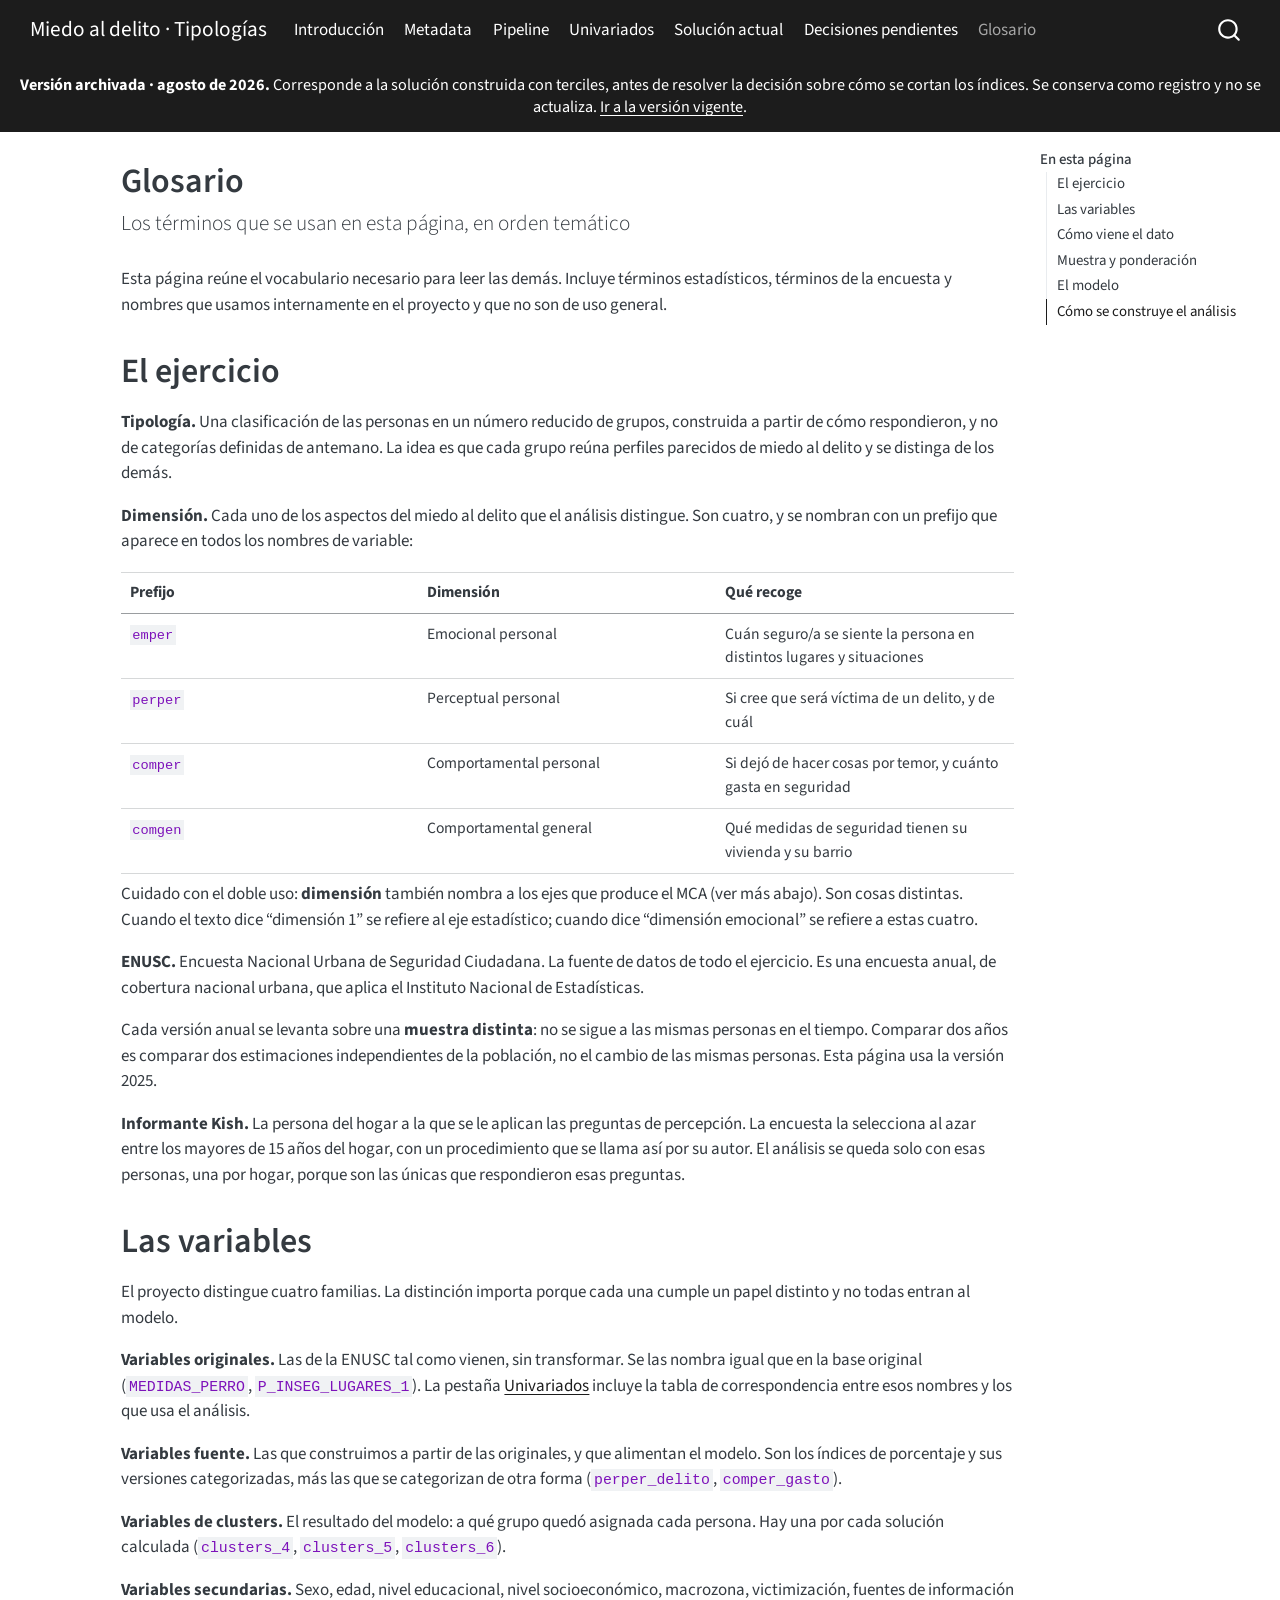
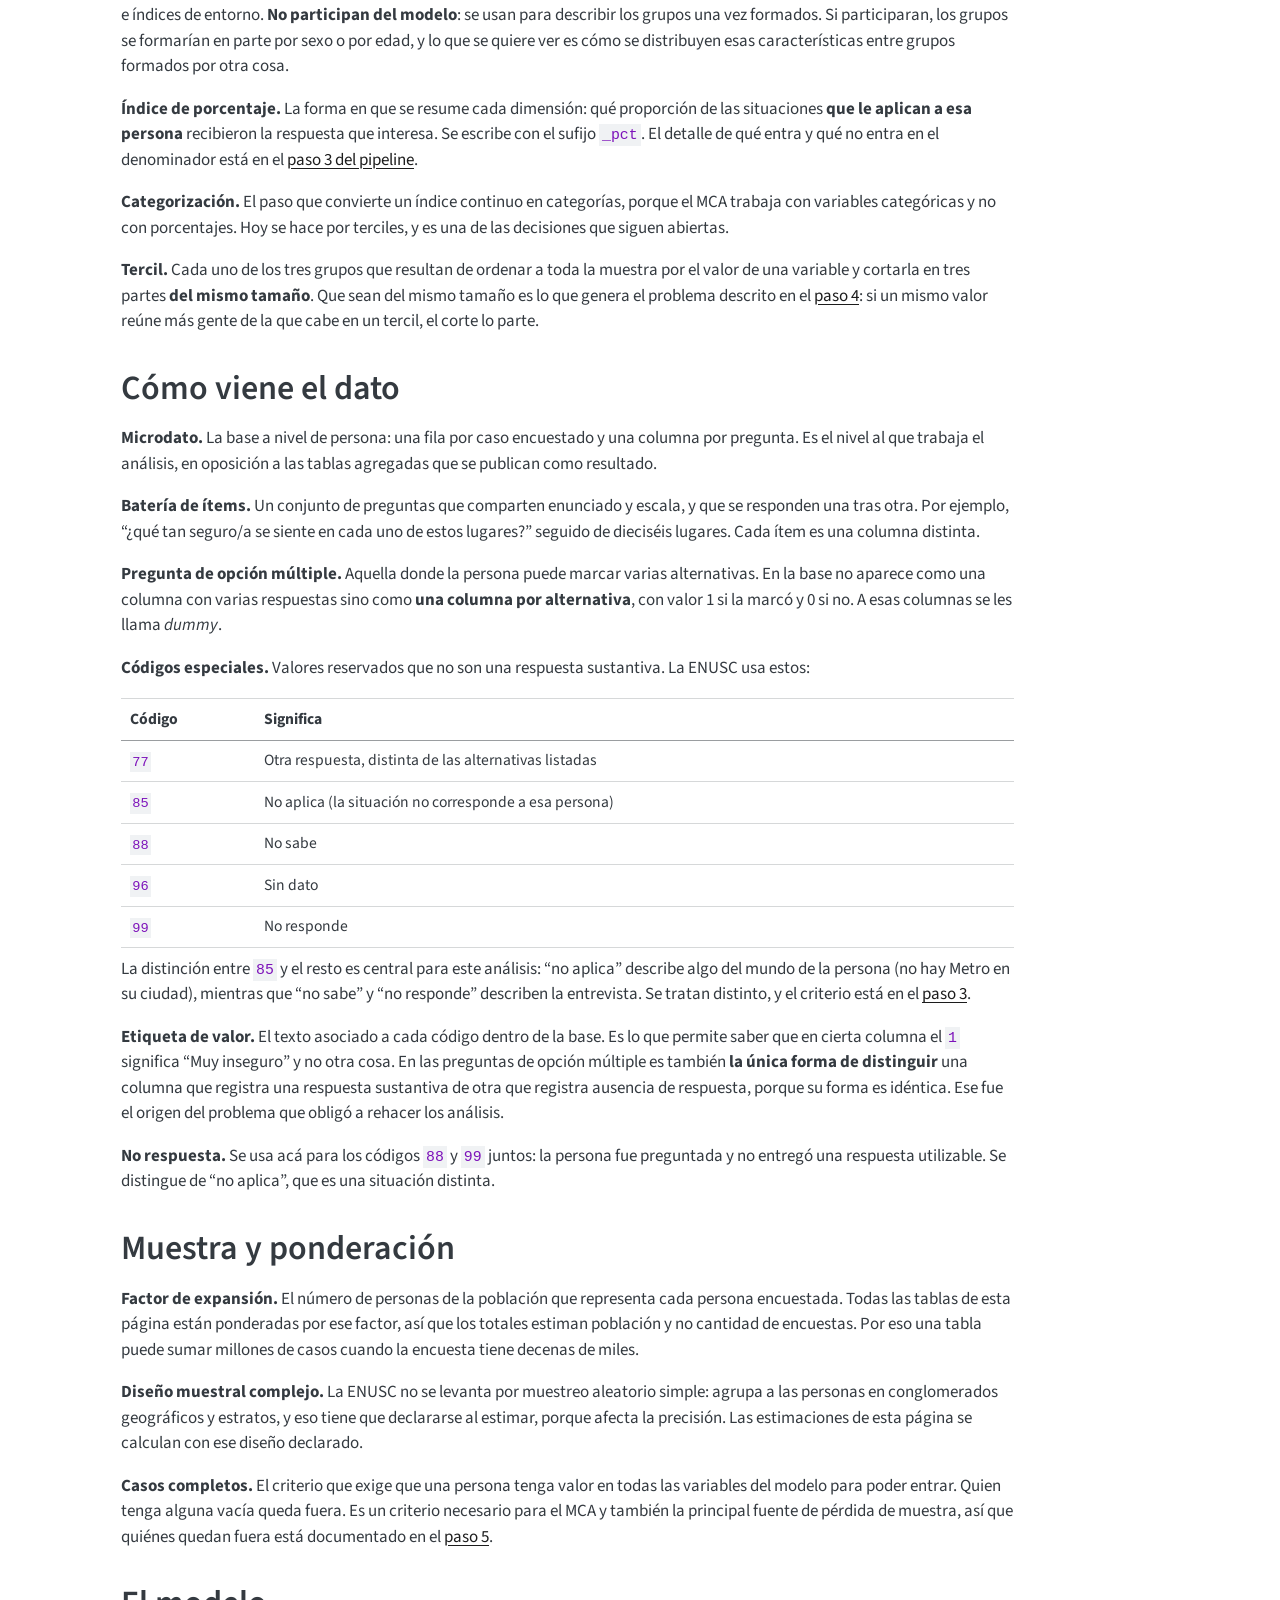
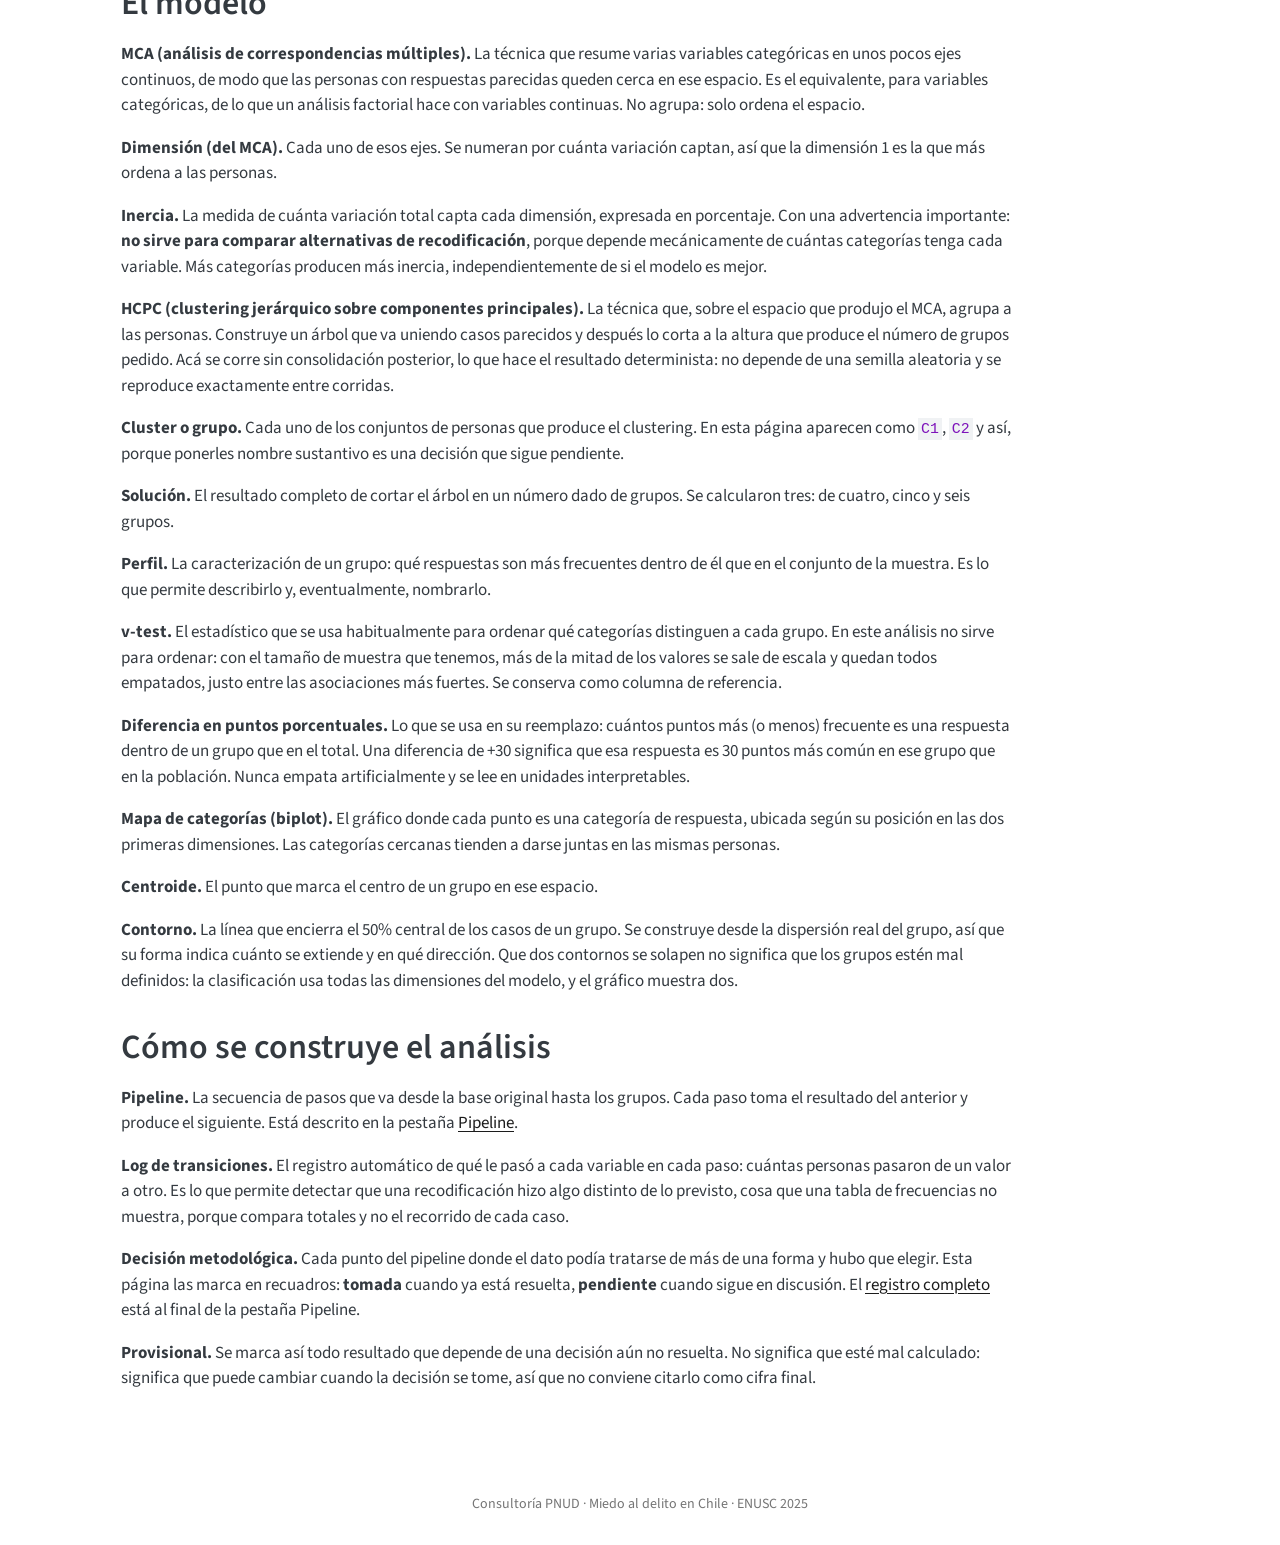
<file: docs/archivo/2025-08-terciles/glosario.html>
<!DOCTYPE html>
<html xmlns="http://www.w3.org/1999/xhtml" lang="es" xml:lang="es"><head>

<meta charset="utf-8">
<meta name="generator" content="quarto-1.8.27">

<meta name="viewport" content="width=device-width, initial-scale=1.0, user-scalable=yes">


<title>Glosario – Miedo al delito · Tipologías</title>
<style>
code{white-space: pre-wrap;}
span.smallcaps{font-variant: small-caps;}
div.columns{display: flex; gap: min(4vw, 1.5em);}
div.column{flex: auto; overflow-x: auto;}
div.hanging-indent{margin-left: 1.5em; text-indent: -1.5em;}
ul.task-list{list-style: none;}
ul.task-list li input[type="checkbox"] {
  width: 0.8em;
  margin: 0 0.8em 0.2em -1em; /* quarto-specific, see https://github.com/quarto-dev/quarto-cli/issues/4556 */ 
  vertical-align: middle;
}
</style>


<script src="site_libs/quarto-nav/quarto-nav.js"></script>
<script src="site_libs/quarto-nav/headroom.min.js"></script>
<script src="site_libs/clipboard/clipboard.min.js"></script>
<script src="site_libs/quarto-search/autocomplete.umd.js"></script>
<script src="site_libs/quarto-search/fuse.min.js"></script>
<script src="site_libs/quarto-search/quarto-search.js"></script>
<meta name="quarto:offset" content="./">
<script src="site_libs/quarto-html/quarto.js" type="module"></script>
<script src="site_libs/quarto-html/tabsets/tabsets.js" type="module"></script>
<script src="site_libs/quarto-html/axe/axe-check.js" type="module"></script>
<script src="site_libs/quarto-html/popper.min.js"></script>
<script src="site_libs/quarto-html/tippy.umd.min.js"></script>
<script src="site_libs/quarto-html/anchor.min.js"></script>
<link href="site_libs/quarto-html/tippy.css" rel="stylesheet">
<link href="site_libs/quarto-html/quarto-syntax-highlighting-ed96de9b727972fe78a7b5d16c58bf87.css" rel="stylesheet" id="quarto-text-highlighting-styles">
<script src="site_libs/bootstrap/bootstrap.min.js"></script>
<link href="site_libs/bootstrap/bootstrap-icons.css" rel="stylesheet">
<link href="site_libs/bootstrap/bootstrap-294506ca1d7cb857067173e8022ca1b0.min.css" rel="stylesheet" append-hash="true" id="quarto-bootstrap" data-mode="light">
<script id="quarto-search-options" type="application/json">{
  "location": "navbar",
  "copy-button": false,
  "collapse-after": 3,
  "panel-placement": "end",
  "type": "overlay",
  "limit": 50,
  "keyboard-shortcut": [
    "f",
    "/",
    "s"
  ],
  "show-item-context": false,
  "language": {
    "search-no-results-text": "No se han encontrado resultados",
    "search-matching-documents-text": "documentos encontrados",
    "search-copy-link-title": "Copiar el enlace en la búsqueda",
    "search-hide-matches-text": "Ocultar resultados adicionales",
    "search-more-match-text": "resultado adicional en este documento",
    "search-more-matches-text": "resultados adicionales en este documento",
    "search-clear-button-title": "Borrar",
    "search-text-placeholder": "",
    "search-detached-cancel-button-title": "Cancelar",
    "search-submit-button-title": "Enviar",
    "search-label": "Buscar"
  }
}</script>


</head>

<body class="nav-fixed quarto-light"><div style="background:#1c1c1c;color:#fff;padding:.75rem 1rem;font-size:.95rem;line-height:1.4;text-align:center"><strong>Versión archivada &middot; agosto de 2026.</strong> Corresponde a la solución construida con terciles, antes de resolver la decisión sobre cómo se cortan los índices. Se conserva como registro y no se actualiza. <a href="../../index.html" style="color:#fff;text-decoration:underline">Ir a la versión vigente</a>.</div>

<div id="quarto-search-results"></div>
  <header id="quarto-header" class="headroom fixed-top">
    <nav class="navbar navbar-expand-lg " data-bs-theme="dark">
      <div class="navbar-container container-fluid">
      <div class="navbar-brand-container mx-auto">
    <a class="navbar-brand" href="./index.html">
    <span class="navbar-title">Miedo al delito · Tipologías</span>
    </a>
  </div>
            <div id="quarto-search" class="" title="Buscar"></div>
          <button class="navbar-toggler" type="button" data-bs-toggle="collapse" data-bs-target="#navbarCollapse" aria-controls="navbarCollapse" role="menu" aria-expanded="false" aria-label="Navegación de palanca" onclick="if (window.quartoToggleHeadroom) { window.quartoToggleHeadroom(); }">
  <span class="navbar-toggler-icon"></span>
</button>
          <div class="collapse navbar-collapse" id="navbarCollapse">
            <ul class="navbar-nav navbar-nav-scroll me-auto">
  <li class="nav-item">
    <a class="nav-link" href="./index.html"> 
<span class="menu-text">Introducción</span></a>
  </li>  
  <li class="nav-item">
    <a class="nav-link" href="./metadata.html"> 
<span class="menu-text">Metadata</span></a>
  </li>  
  <li class="nav-item">
    <a class="nav-link" href="./pipeline.html"> 
<span class="menu-text">Pipeline</span></a>
  </li>  
  <li class="nav-item">
    <a class="nav-link" href="./univariados.html"> 
<span class="menu-text">Univariados</span></a>
  </li>  
  <li class="nav-item">
    <a class="nav-link" href="./solucion-actual.html"> 
<span class="menu-text">Solución actual</span></a>
  </li>  
  <li class="nav-item">
    <a class="nav-link" href="./decisiones.html"> 
<span class="menu-text">Decisiones pendientes</span></a>
  </li>  
  <li class="nav-item">
    <a class="nav-link active" href="./glosario.html" aria-current="page"> 
<span class="menu-text">Glosario</span></a>
  </li>  
</ul>
          </div> <!-- /navcollapse -->
            <div class="quarto-navbar-tools">
</div>
      </div> <!-- /container-fluid -->
    </nav>
</header>
<!-- content -->
<div id="quarto-content" class="quarto-container page-columns page-rows-contents page-layout-article page-navbar">
<!-- sidebar -->
<!-- margin-sidebar -->
    <div id="quarto-margin-sidebar" class="sidebar margin-sidebar">
        <nav id="TOC" role="doc-toc" class="toc-active">
    <h2 id="toc-title">En esta página</h2>
   
  <ul>
  <li><a href="#el-ejercicio" id="toc-el-ejercicio" class="nav-link active" data-scroll-target="#el-ejercicio">El ejercicio</a></li>
  <li><a href="#las-variables" id="toc-las-variables" class="nav-link" data-scroll-target="#las-variables">Las variables</a></li>
  <li><a href="#cómo-viene-el-dato" id="toc-cómo-viene-el-dato" class="nav-link" data-scroll-target="#cómo-viene-el-dato">Cómo viene el dato</a></li>
  <li><a href="#muestra-y-ponderación" id="toc-muestra-y-ponderación" class="nav-link" data-scroll-target="#muestra-y-ponderación">Muestra y ponderación</a></li>
  <li><a href="#el-modelo" id="toc-el-modelo" class="nav-link" data-scroll-target="#el-modelo">El modelo</a></li>
  <li><a href="#cómo-se-construye-el-análisis" id="toc-cómo-se-construye-el-análisis" class="nav-link" data-scroll-target="#cómo-se-construye-el-análisis">Cómo se construye el análisis</a></li>
  </ul>
</nav>
    </div>
<!-- main -->
<main class="content" id="quarto-document-content">

<header id="title-block-header" class="quarto-title-block default">
<div class="quarto-title">
<h1 class="title">Glosario</h1>
<p class="subtitle lead">Los términos que se usan en esta página, en orden temático</p>
</div>



<div class="quarto-title-meta">

    
  
    
  </div>
  


</header>


<p>Esta página reúne el vocabulario necesario para leer las demás. Incluye términos estadísticos, términos de la encuesta y nombres que usamos internamente en el proyecto y que no son de uso general.</p>
<section id="el-ejercicio" class="level1">
<h1>El ejercicio</h1>
<p><strong>Tipología.</strong> Una clasificación de las personas en un número reducido de grupos, construida a partir de cómo respondieron, y no de categorías definidas de antemano. La idea es que cada grupo reúna perfiles parecidos de miedo al delito y se distinga de los demás.</p>
<p><strong>Dimensión.</strong> Cada uno de los aspectos del miedo al delito que el análisis distingue. Son cuatro, y se nombran con un prefijo que aparece en todos los nombres de variable:</p>
<table class="caption-top table">
<colgroup>
<col style="width: 33%">
<col style="width: 33%">
<col style="width: 33%">
</colgroup>
<thead>
<tr class="header">
<th>Prefijo</th>
<th>Dimensión</th>
<th>Qué recoge</th>
</tr>
</thead>
<tbody>
<tr class="odd">
<td><code>emper</code></td>
<td>Emocional personal</td>
<td>Cuán seguro/a se siente la persona en distintos lugares y situaciones</td>
</tr>
<tr class="even">
<td><code>perper</code></td>
<td>Perceptual personal</td>
<td>Si cree que será víctima de un delito, y de cuál</td>
</tr>
<tr class="odd">
<td><code>comper</code></td>
<td>Comportamental personal</td>
<td>Si dejó de hacer cosas por temor, y cuánto gasta en seguridad</td>
</tr>
<tr class="even">
<td><code>comgen</code></td>
<td>Comportamental general</td>
<td>Qué medidas de seguridad tienen su vivienda y su barrio</td>
</tr>
</tbody>
</table>
<p>Cuidado con el doble uso: <strong>dimensión</strong> también nombra a los ejes que produce el MCA (ver más abajo). Son cosas distintas. Cuando el texto dice “dimensión 1” se refiere al eje estadístico; cuando dice “dimensión emocional” se refiere a estas cuatro.</p>
<p><strong>ENUSC.</strong> Encuesta Nacional Urbana de Seguridad Ciudadana. La fuente de datos de todo el ejercicio. Es una encuesta anual, de cobertura nacional urbana, que aplica el Instituto Nacional de Estadísticas.</p>
<p>Cada versión anual se levanta sobre una <strong>muestra distinta</strong>: no se sigue a las mismas personas en el tiempo. Comparar dos años es comparar dos estimaciones independientes de la población, no el cambio de las mismas personas. Esta página usa la versión 2025.</p>
<p><strong>Informante Kish.</strong> La persona del hogar a la que se le aplican las preguntas de percepción. La encuesta la selecciona al azar entre los mayores de 15 años del hogar, con un procedimiento que se llama así por su autor. El análisis se queda solo con esas personas, una por hogar, porque son las únicas que respondieron esas preguntas.</p>
</section>
<section id="las-variables" class="level1">
<h1>Las variables</h1>
<p>El proyecto distingue cuatro familias. La distinción importa porque cada una cumple un papel distinto y no todas entran al modelo.</p>
<p><strong>Variables originales.</strong> Las de la ENUSC tal como vienen, sin transformar. Se las nombra igual que en la base original (<code>MEDIDAS_PERRO</code>, <code>P_INSEG_LUGARES_1</code>). La pestaña <a href="univariados.html">Univariados</a> incluye la tabla de correspondencia entre esos nombres y los que usa el análisis.</p>
<p><strong>Variables fuente.</strong> Las que construimos a partir de las originales, y que alimentan el modelo. Son los índices de porcentaje y sus versiones categorizadas, más las que se categorizan de otra forma (<code>perper_delito</code>, <code>comper_gasto</code>).</p>
<p><strong>Variables de clusters.</strong> El resultado del modelo: a qué grupo quedó asignada cada persona. Hay una por cada solución calculada (<code>clusters_4</code>, <code>clusters_5</code>, <code>clusters_6</code>).</p>
<p><strong>Variables secundarias.</strong> Sexo, edad, nivel educacional, nivel socioeconómico, macrozona, victimización, fuentes de información e índices de entorno. <strong>No participan del modelo</strong>: se usan para describir los grupos una vez formados. Si participaran, los grupos se formarían en parte por sexo o por edad, y lo que se quiere ver es cómo se distribuyen esas características entre grupos formados por otra cosa.</p>
<p><strong>Índice de porcentaje.</strong> La forma en que se resume cada dimensión: qué proporción de las situaciones <strong>que le aplican a esa persona</strong> recibieron la respuesta que interesa. Se escribe con el sufijo <code>_pct</code>. El detalle de qué entra y qué no entra en el denominador está en el <a href="pipeline.html#construcción-de-los-índices">paso 3 del pipeline</a>.</p>
<p><strong>Categorización.</strong> El paso que convierte un índice continuo en categorías, porque el MCA trabaja con variables categóricas y no con porcentajes. Hoy se hace por terciles, y es una de las decisiones que siguen abiertas.</p>
<p><strong>Tercil.</strong> Cada uno de los tres grupos que resultan de ordenar a toda la muestra por el valor de una variable y cortarla en tres partes <strong>del mismo tamaño</strong>. Que sean del mismo tamaño es lo que genera el problema descrito en el <a href="pipeline.html#categorización">paso 4</a>: si un mismo valor reúne más gente de la que cabe en un tercil, el corte lo parte.</p>
</section>
<section id="cómo-viene-el-dato" class="level1">
<h1>Cómo viene el dato</h1>
<p><strong>Microdato.</strong> La base a nivel de persona: una fila por caso encuestado y una columna por pregunta. Es el nivel al que trabaja el análisis, en oposición a las tablas agregadas que se publican como resultado.</p>
<p><strong>Batería de ítems.</strong> Un conjunto de preguntas que comparten enunciado y escala, y que se responden una tras otra. Por ejemplo, “¿qué tan seguro/a se siente en cada uno de estos lugares?” seguido de dieciséis lugares. Cada ítem es una columna distinta.</p>
<p><strong>Pregunta de opción múltiple.</strong> Aquella donde la persona puede marcar varias alternativas. En la base no aparece como una columna con varias respuestas sino como <strong>una columna por alternativa</strong>, con valor 1 si la marcó y 0 si no. A esas columnas se les llama <em>dummy</em>.</p>
<p><strong>Códigos especiales.</strong> Valores reservados que no son una respuesta sustantiva. La ENUSC usa estos:</p>
<table class="caption-top table">
<thead>
<tr class="header">
<th>Código</th>
<th>Significa</th>
</tr>
</thead>
<tbody>
<tr class="odd">
<td><code>77</code></td>
<td>Otra respuesta, distinta de las alternativas listadas</td>
</tr>
<tr class="even">
<td><code>85</code></td>
<td>No aplica (la situación no corresponde a esa persona)</td>
</tr>
<tr class="odd">
<td><code>88</code></td>
<td>No sabe</td>
</tr>
<tr class="even">
<td><code>96</code></td>
<td>Sin dato</td>
</tr>
<tr class="odd">
<td><code>99</code></td>
<td>No responde</td>
</tr>
</tbody>
</table>
<p>La distinción entre <code>85</code> y el resto es central para este análisis: “no aplica” describe algo del mundo de la persona (no hay Metro en su ciudad), mientras que “no sabe” y “no responde” describen la entrevista. Se tratan distinto, y el criterio está en el <a href="pipeline.html#construcción-de-los-índices">paso 3</a>.</p>
<p><strong>Etiqueta de valor.</strong> El texto asociado a cada código dentro de la base. Es lo que permite saber que en cierta columna el <code>1</code> significa “Muy inseguro” y no otra cosa. En las preguntas de opción múltiple es también <strong>la única forma de distinguir</strong> una columna que registra una respuesta sustantiva de otra que registra ausencia de respuesta, porque su forma es idéntica. Ese fue el origen del problema que obligó a rehacer los análisis.</p>
<p><strong>No respuesta.</strong> Se usa acá para los códigos <code>88</code> y <code>99</code> juntos: la persona fue preguntada y no entregó una respuesta utilizable. Se distingue de “no aplica”, que es una situación distinta.</p>
</section>
<section id="muestra-y-ponderación" class="level1">
<h1>Muestra y ponderación</h1>
<p><strong>Factor de expansión.</strong> El número de personas de la población que representa cada persona encuestada. Todas las tablas de esta página están ponderadas por ese factor, así que los totales estiman población y no cantidad de encuestas. Por eso una tabla puede sumar millones de casos cuando la encuesta tiene decenas de miles.</p>
<p><strong>Diseño muestral complejo.</strong> La ENUSC no se levanta por muestreo aleatorio simple: agrupa a las personas en conglomerados geográficos y estratos, y eso tiene que declararse al estimar, porque afecta la precisión. Las estimaciones de esta página se calculan con ese diseño declarado.</p>
<p><strong>Casos completos.</strong> El criterio que exige que una persona tenga valor en todas las variables del modelo para poder entrar. Quien tenga alguna vacía queda fuera. Es un criterio necesario para el MCA y también la principal fuente de pérdida de muestra, así que quiénes quedan fuera está documentado en el <a href="pipeline.html#preparación-del-modelo">paso 5</a>.</p>
</section>
<section id="el-modelo" class="level1">
<h1>El modelo</h1>
<p><strong>MCA (análisis de correspondencias múltiples).</strong> La técnica que resume varias variables categóricas en unos pocos ejes continuos, de modo que las personas con respuestas parecidas queden cerca en ese espacio. Es el equivalente, para variables categóricas, de lo que un análisis factorial hace con variables continuas. No agrupa: solo ordena el espacio.</p>
<p><strong>Dimensión (del MCA).</strong> Cada uno de esos ejes. Se numeran por cuánta variación captan, así que la dimensión 1 es la que más ordena a las personas.</p>
<p><strong>Inercia.</strong> La medida de cuánta variación total capta cada dimensión, expresada en porcentaje. Con una advertencia importante: <strong>no sirve para comparar alternativas de recodificación</strong>, porque depende mecánicamente de cuántas categorías tenga cada variable. Más categorías producen más inercia, independientemente de si el modelo es mejor.</p>
<p><strong>HCPC (clustering jerárquico sobre componentes principales).</strong> La técnica que, sobre el espacio que produjo el MCA, agrupa a las personas. Construye un árbol que va uniendo casos parecidos y después lo corta a la altura que produce el número de grupos pedido. Acá se corre sin consolidación posterior, lo que hace el resultado determinista: no depende de una semilla aleatoria y se reproduce exactamente entre corridas.</p>
<p><strong>Cluster o grupo.</strong> Cada uno de los conjuntos de personas que produce el clustering. En esta página aparecen como <code>C1</code>, <code>C2</code> y así, porque ponerles nombre sustantivo es una decisión que sigue pendiente.</p>
<p><strong>Solución.</strong> El resultado completo de cortar el árbol en un número dado de grupos. Se calcularon tres: de cuatro, cinco y seis grupos.</p>
<p><strong>Perfil.</strong> La caracterización de un grupo: qué respuestas son más frecuentes dentro de él que en el conjunto de la muestra. Es lo que permite describirlo y, eventualmente, nombrarlo.</p>
<p><strong>v-test.</strong> El estadístico que se usa habitualmente para ordenar qué categorías distinguen a cada grupo. En este análisis no sirve para ordenar: con el tamaño de muestra que tenemos, más de la mitad de los valores se sale de escala y quedan todos empatados, justo entre las asociaciones más fuertes. Se conserva como columna de referencia.</p>
<p><strong>Diferencia en puntos porcentuales.</strong> Lo que se usa en su reemplazo: cuántos puntos más (o menos) frecuente es una respuesta dentro de un grupo que en el total. Una diferencia de +30 significa que esa respuesta es 30 puntos más común en ese grupo que en la población. Nunca empata artificialmente y se lee en unidades interpretables.</p>
<p><strong>Mapa de categorías (biplot).</strong> El gráfico donde cada punto es una categoría de respuesta, ubicada según su posición en las dos primeras dimensiones. Las categorías cercanas tienden a darse juntas en las mismas personas.</p>
<p><strong>Centroide.</strong> El punto que marca el centro de un grupo en ese espacio.</p>
<p><strong>Contorno.</strong> La línea que encierra el 50% central de los casos de un grupo. Se construye desde la dispersión real del grupo, así que su forma indica cuánto se extiende y en qué dirección. Que dos contornos se solapen no significa que los grupos estén mal definidos: la clasificación usa todas las dimensiones del modelo, y el gráfico muestra dos.</p>
</section>
<section id="cómo-se-construye-el-análisis" class="level1">
<h1>Cómo se construye el análisis</h1>
<p><strong>Pipeline.</strong> La secuencia de pasos que va desde la base original hasta los grupos. Cada paso toma el resultado del anterior y produce el siguiente. Está descrito en la pestaña <a href="pipeline.html">Pipeline</a>.</p>
<p><strong>Log de transiciones.</strong> El registro automático de qué le pasó a cada variable en cada paso: cuántas personas pasaron de un valor a otro. Es lo que permite detectar que una recodificación hizo algo distinto de lo previsto, cosa que una tabla de frecuencias no muestra, porque compara totales y no el recorrido de cada caso.</p>
<p><strong>Decisión metodológica.</strong> Cada punto del pipeline donde el dato podía tratarse de más de una forma y hubo que elegir. Esta página las marca en recuadros: <strong>tomada</strong> cuando ya está resuelta, <strong>pendiente</strong> cuando sigue en discusión. El <a href="pipeline.html#registro-de-decisiones">registro completo</a> está al final de la pestaña Pipeline.</p>
<p><strong>Provisional.</strong> Se marca así todo resultado que depende de una decisión aún no resuelta. No significa que esté mal calculado: significa que puede cambiar cuando la decisión se tome, así que no conviene citarlo como cifra final.</p>


</section>

</main> <!-- /main -->
<script id="quarto-html-after-body" type="application/javascript">
  window.document.addEventListener("DOMContentLoaded", function (event) {
    const icon = "";
    const anchorJS = new window.AnchorJS();
    anchorJS.options = {
      placement: 'right',
      icon: icon
    };
    anchorJS.add('.anchored');
    const isCodeAnnotation = (el) => {
      for (const clz of el.classList) {
        if (clz.startsWith('code-annotation-')) {                     
          return true;
        }
      }
      return false;
    }
    const onCopySuccess = function(e) {
      // button target
      const button = e.trigger;
      // don't keep focus
      button.blur();
      // flash "checked"
      button.classList.add('code-copy-button-checked');
      var currentTitle = button.getAttribute("title");
      button.setAttribute("title", "Copiado");
      let tooltip;
      if (window.bootstrap) {
        button.setAttribute("data-bs-toggle", "tooltip");
        button.setAttribute("data-bs-placement", "left");
        button.setAttribute("data-bs-title", "Copiado");
        tooltip = new bootstrap.Tooltip(button, 
          { trigger: "manual", 
            customClass: "code-copy-button-tooltip",
            offset: [0, -8]});
        tooltip.show();    
      }
      setTimeout(function() {
        if (tooltip) {
          tooltip.hide();
          button.removeAttribute("data-bs-title");
          button.removeAttribute("data-bs-toggle");
          button.removeAttribute("data-bs-placement");
        }
        button.setAttribute("title", currentTitle);
        button.classList.remove('code-copy-button-checked');
      }, 1000);
      // clear code selection
      e.clearSelection();
    }
    const getTextToCopy = function(trigger) {
      const outerScaffold = trigger.parentElement.cloneNode(true);
      const codeEl = outerScaffold.querySelector('code');
      for (const childEl of codeEl.children) {
        if (isCodeAnnotation(childEl)) {
          childEl.remove();
        }
      }
      return codeEl.innerText;
    }
    const clipboard = new window.ClipboardJS('.code-copy-button:not([data-in-quarto-modal])', {
      text: getTextToCopy
    });
    clipboard.on('success', onCopySuccess);
    if (window.document.getElementById('quarto-embedded-source-code-modal')) {
      const clipboardModal = new window.ClipboardJS('.code-copy-button[data-in-quarto-modal]', {
        text: getTextToCopy,
        container: window.document.getElementById('quarto-embedded-source-code-modal')
      });
      clipboardModal.on('success', onCopySuccess);
    }
      var localhostRegex = new RegExp(/^(?:http|https):\/\/localhost\:?[0-9]*\//);
      var mailtoRegex = new RegExp(/^mailto:/);
        var filterRegex = new RegExp('/' + window.location.host + '/');
      var isInternal = (href) => {
          return filterRegex.test(href) || localhostRegex.test(href) || mailtoRegex.test(href);
      }
      // Inspect non-navigation links and adorn them if external
     var links = window.document.querySelectorAll('a[href]:not(.nav-link):not(.navbar-brand):not(.toc-action):not(.sidebar-link):not(.sidebar-item-toggle):not(.pagination-link):not(.no-external):not([aria-hidden]):not(.dropdown-item):not(.quarto-navigation-tool):not(.about-link)');
      for (var i=0; i<links.length; i++) {
        const link = links[i];
        if (!isInternal(link.href)) {
          // undo the damage that might have been done by quarto-nav.js in the case of
          // links that we want to consider external
          if (link.dataset.originalHref !== undefined) {
            link.href = link.dataset.originalHref;
          }
        }
      }
    function tippyHover(el, contentFn, onTriggerFn, onUntriggerFn) {
      const config = {
        allowHTML: true,
        maxWidth: 500,
        delay: 100,
        arrow: false,
        appendTo: function(el) {
            return el.parentElement;
        },
        interactive: true,
        interactiveBorder: 10,
        theme: 'quarto',
        placement: 'bottom-start',
      };
      if (contentFn) {
        config.content = contentFn;
      }
      if (onTriggerFn) {
        config.onTrigger = onTriggerFn;
      }
      if (onUntriggerFn) {
        config.onUntrigger = onUntriggerFn;
      }
      window.tippy(el, config); 
    }
    const noterefs = window.document.querySelectorAll('a[role="doc-noteref"]');
    for (var i=0; i<noterefs.length; i++) {
      const ref = noterefs[i];
      tippyHover(ref, function() {
        // use id or data attribute instead here
        let href = ref.getAttribute('data-footnote-href') || ref.getAttribute('href');
        try { href = new URL(href).hash; } catch {}
        const id = href.replace(/^#\/?/, "");
        const note = window.document.getElementById(id);
        if (note) {
          return note.innerHTML;
        } else {
          return "";
        }
      });
    }
    const xrefs = window.document.querySelectorAll('a.quarto-xref');
    const processXRef = (id, note) => {
      // Strip column container classes
      const stripColumnClz = (el) => {
        el.classList.remove("page-full", "page-columns");
        if (el.children) {
          for (const child of el.children) {
            stripColumnClz(child);
          }
        }
      }
      stripColumnClz(note)
      if (id === null || id.startsWith('sec-')) {
        // Special case sections, only their first couple elements
        const container = document.createElement("div");
        if (note.children && note.children.length > 2) {
          container.appendChild(note.children[0].cloneNode(true));
          for (let i = 1; i < note.children.length; i++) {
            const child = note.children[i];
            if (child.tagName === "P" && child.innerText === "") {
              continue;
            } else {
              container.appendChild(child.cloneNode(true));
              break;
            }
          }
          if (window.Quarto?.typesetMath) {
            window.Quarto.typesetMath(container);
          }
          return container.innerHTML
        } else {
          if (window.Quarto?.typesetMath) {
            window.Quarto.typesetMath(note);
          }
          return note.innerHTML;
        }
      } else {
        // Remove any anchor links if they are present
        const anchorLink = note.querySelector('a.anchorjs-link');
        if (anchorLink) {
          anchorLink.remove();
        }
        if (window.Quarto?.typesetMath) {
          window.Quarto.typesetMath(note);
        }
        if (note.classList.contains("callout")) {
          return note.outerHTML;
        } else {
          return note.innerHTML;
        }
      }
    }
    for (var i=0; i<xrefs.length; i++) {
      const xref = xrefs[i];
      tippyHover(xref, undefined, function(instance) {
        instance.disable();
        let url = xref.getAttribute('href');
        let hash = undefined; 
        if (url.startsWith('#')) {
          hash = url;
        } else {
          try { hash = new URL(url).hash; } catch {}
        }
        if (hash) {
          const id = hash.replace(/^#\/?/, "");
          const note = window.document.getElementById(id);
          if (note !== null) {
            try {
              const html = processXRef(id, note.cloneNode(true));
              instance.setContent(html);
            } finally {
              instance.enable();
              instance.show();
            }
          } else {
            // See if we can fetch this
            fetch(url.split('#')[0])
            .then(res => res.text())
            .then(html => {
              const parser = new DOMParser();
              const htmlDoc = parser.parseFromString(html, "text/html");
              const note = htmlDoc.getElementById(id);
              if (note !== null) {
                const html = processXRef(id, note);
                instance.setContent(html);
              } 
            }).finally(() => {
              instance.enable();
              instance.show();
            });
          }
        } else {
          // See if we can fetch a full url (with no hash to target)
          // This is a special case and we should probably do some content thinning / targeting
          fetch(url)
          .then(res => res.text())
          .then(html => {
            const parser = new DOMParser();
            const htmlDoc = parser.parseFromString(html, "text/html");
            const note = htmlDoc.querySelector('main.content');
            if (note !== null) {
              // This should only happen for chapter cross references
              // (since there is no id in the URL)
              // remove the first header
              if (note.children.length > 0 && note.children[0].tagName === "HEADER") {
                note.children[0].remove();
              }
              const html = processXRef(null, note);
              instance.setContent(html);
            } 
          }).finally(() => {
            instance.enable();
            instance.show();
          });
        }
      }, function(instance) {
      });
    }
        let selectedAnnoteEl;
        const selectorForAnnotation = ( cell, annotation) => {
          let cellAttr = 'data-code-cell="' + cell + '"';
          let lineAttr = 'data-code-annotation="' +  annotation + '"';
          const selector = 'span[' + cellAttr + '][' + lineAttr + ']';
          return selector;
        }
        const selectCodeLines = (annoteEl) => {
          const doc = window.document;
          const targetCell = annoteEl.getAttribute("data-target-cell");
          const targetAnnotation = annoteEl.getAttribute("data-target-annotation");
          const annoteSpan = window.document.querySelector(selectorForAnnotation(targetCell, targetAnnotation));
          const lines = annoteSpan.getAttribute("data-code-lines").split(",");
          const lineIds = lines.map((line) => {
            return targetCell + "-" + line;
          })
          let top = null;
          let height = null;
          let parent = null;
          if (lineIds.length > 0) {
              //compute the position of the single el (top and bottom and make a div)
              const el = window.document.getElementById(lineIds[0]);
              top = el.offsetTop;
              height = el.offsetHeight;
              parent = el.parentElement.parentElement;
            if (lineIds.length > 1) {
              const lastEl = window.document.getElementById(lineIds[lineIds.length - 1]);
              const bottom = lastEl.offsetTop + lastEl.offsetHeight;
              height = bottom - top;
            }
            if (top !== null && height !== null && parent !== null) {
              // cook up a div (if necessary) and position it 
              let div = window.document.getElementById("code-annotation-line-highlight");
              if (div === null) {
                div = window.document.createElement("div");
                div.setAttribute("id", "code-annotation-line-highlight");
                div.style.position = 'absolute';
                parent.appendChild(div);
              }
              div.style.top = top - 2 + "px";
              div.style.height = height + 4 + "px";
              div.style.left = 0;
              let gutterDiv = window.document.getElementById("code-annotation-line-highlight-gutter");
              if (gutterDiv === null) {
                gutterDiv = window.document.createElement("div");
                gutterDiv.setAttribute("id", "code-annotation-line-highlight-gutter");
                gutterDiv.style.position = 'absolute';
                const codeCell = window.document.getElementById(targetCell);
                const gutter = codeCell.querySelector('.code-annotation-gutter');
                gutter.appendChild(gutterDiv);
              }
              gutterDiv.style.top = top - 2 + "px";
              gutterDiv.style.height = height + 4 + "px";
            }
            selectedAnnoteEl = annoteEl;
          }
        };
        const unselectCodeLines = () => {
          const elementsIds = ["code-annotation-line-highlight", "code-annotation-line-highlight-gutter"];
          elementsIds.forEach((elId) => {
            const div = window.document.getElementById(elId);
            if (div) {
              div.remove();
            }
          });
          selectedAnnoteEl = undefined;
        };
          // Handle positioning of the toggle
      window.addEventListener(
        "resize",
        throttle(() => {
          elRect = undefined;
          if (selectedAnnoteEl) {
            selectCodeLines(selectedAnnoteEl);
          }
        }, 10)
      );
      function throttle(fn, ms) {
      let throttle = false;
      let timer;
        return (...args) => {
          if(!throttle) { // first call gets through
              fn.apply(this, args);
              throttle = true;
          } else { // all the others get throttled
              if(timer) clearTimeout(timer); // cancel #2
              timer = setTimeout(() => {
                fn.apply(this, args);
                timer = throttle = false;
              }, ms);
          }
        };
      }
        // Attach click handler to the DT
        const annoteDls = window.document.querySelectorAll('dt[data-target-cell]');
        for (const annoteDlNode of annoteDls) {
          annoteDlNode.addEventListener('click', (event) => {
            const clickedEl = event.target;
            if (clickedEl !== selectedAnnoteEl) {
              unselectCodeLines();
              const activeEl = window.document.querySelector('dt[data-target-cell].code-annotation-active');
              if (activeEl) {
                activeEl.classList.remove('code-annotation-active');
              }
              selectCodeLines(clickedEl);
              clickedEl.classList.add('code-annotation-active');
            } else {
              // Unselect the line
              unselectCodeLines();
              clickedEl.classList.remove('code-annotation-active');
            }
          });
        }
    const findCites = (el) => {
      const parentEl = el.parentElement;
      if (parentEl) {
        const cites = parentEl.dataset.cites;
        if (cites) {
          return {
            el,
            cites: cites.split(' ')
          };
        } else {
          return findCites(el.parentElement)
        }
      } else {
        return undefined;
      }
    };
    var bibliorefs = window.document.querySelectorAll('a[role="doc-biblioref"]');
    for (var i=0; i<bibliorefs.length; i++) {
      const ref = bibliorefs[i];
      const citeInfo = findCites(ref);
      if (citeInfo) {
        tippyHover(citeInfo.el, function() {
          var popup = window.document.createElement('div');
          citeInfo.cites.forEach(function(cite) {
            var citeDiv = window.document.createElement('div');
            citeDiv.classList.add('hanging-indent');
            citeDiv.classList.add('csl-entry');
            var biblioDiv = window.document.getElementById('ref-' + cite);
            if (biblioDiv) {
              citeDiv.innerHTML = biblioDiv.innerHTML;
            }
            popup.appendChild(citeDiv);
          });
          return popup.innerHTML;
        });
      }
    }
  });
  </script>
</div> <!-- /content -->
<footer class="footer">
  <div class="nav-footer">
    <div class="nav-footer-left">
      &nbsp;
    </div>   
    <div class="nav-footer-center">
<p>Consultoría PNUD · Miedo al delito en Chile · ENUSC 2025</p>
</div>
    <div class="nav-footer-right">
      &nbsp;
    </div>
  </div>
</footer>




</body></html>
</file>
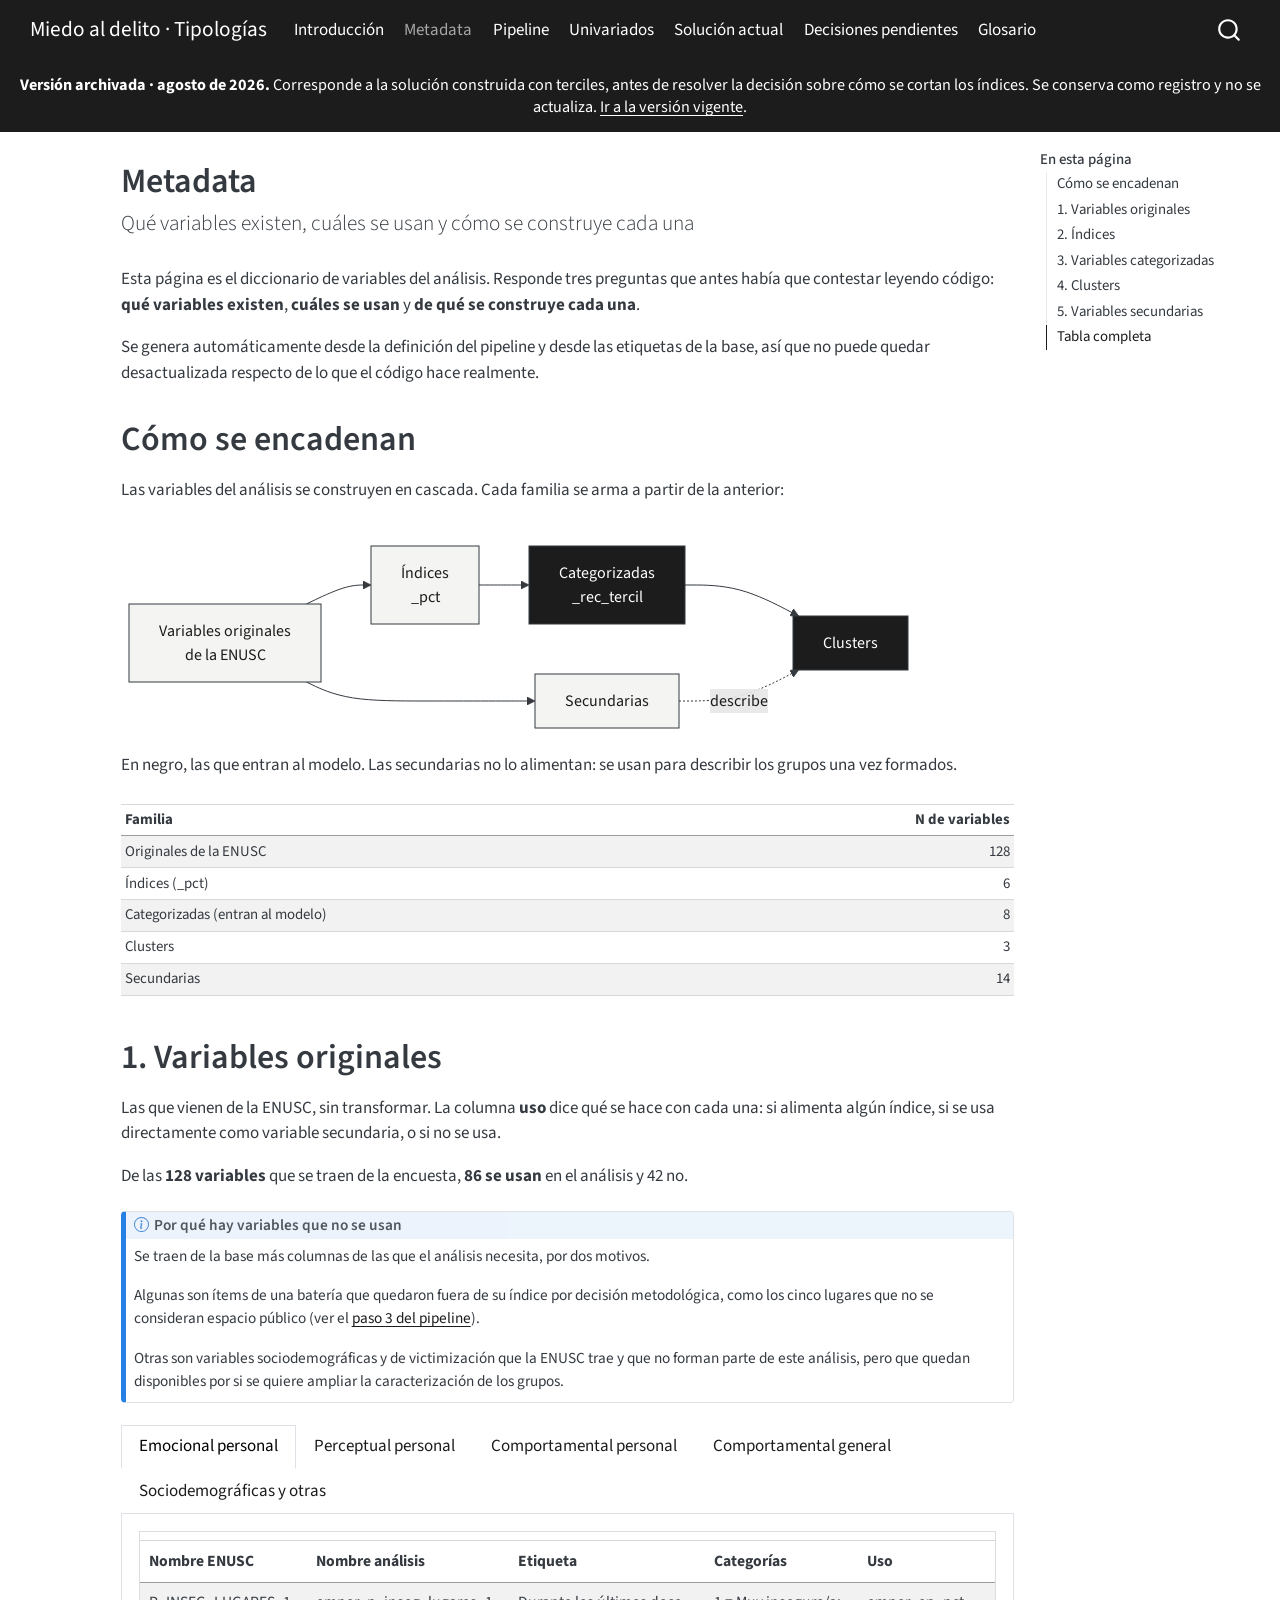
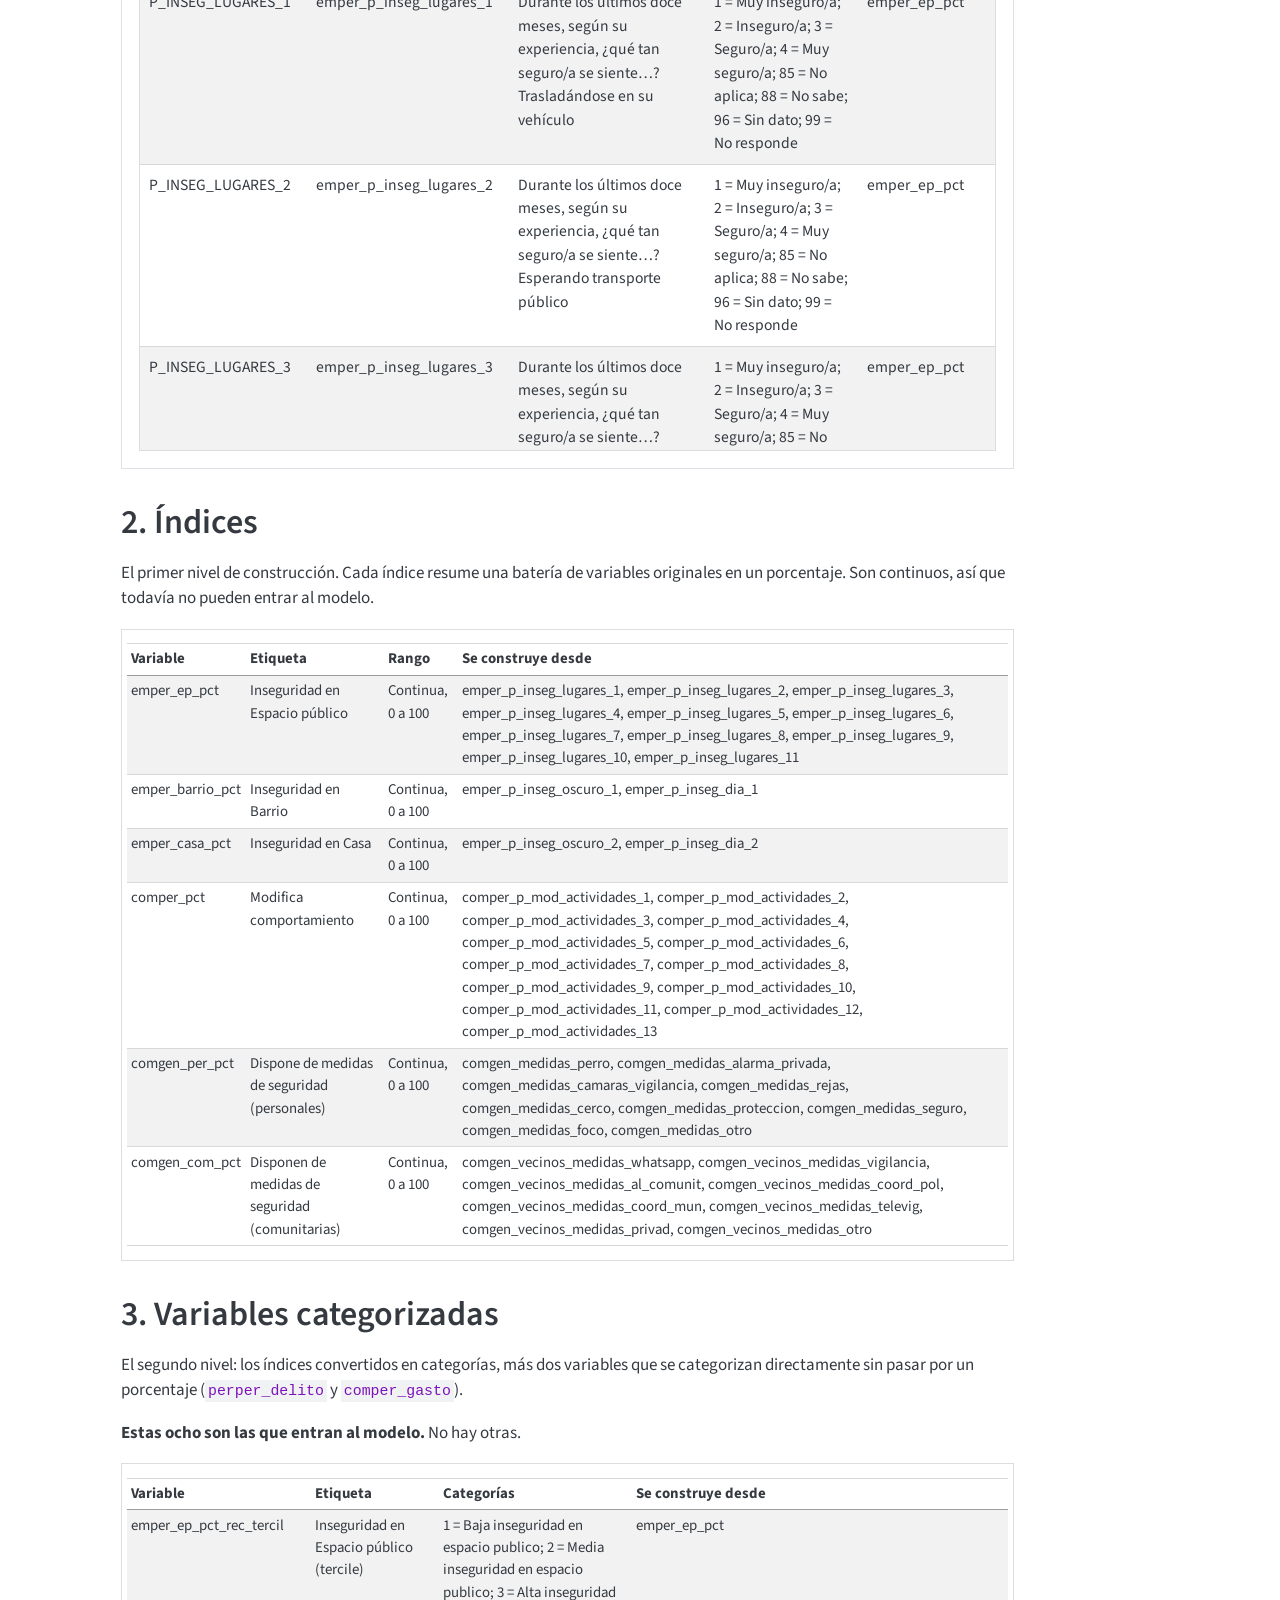
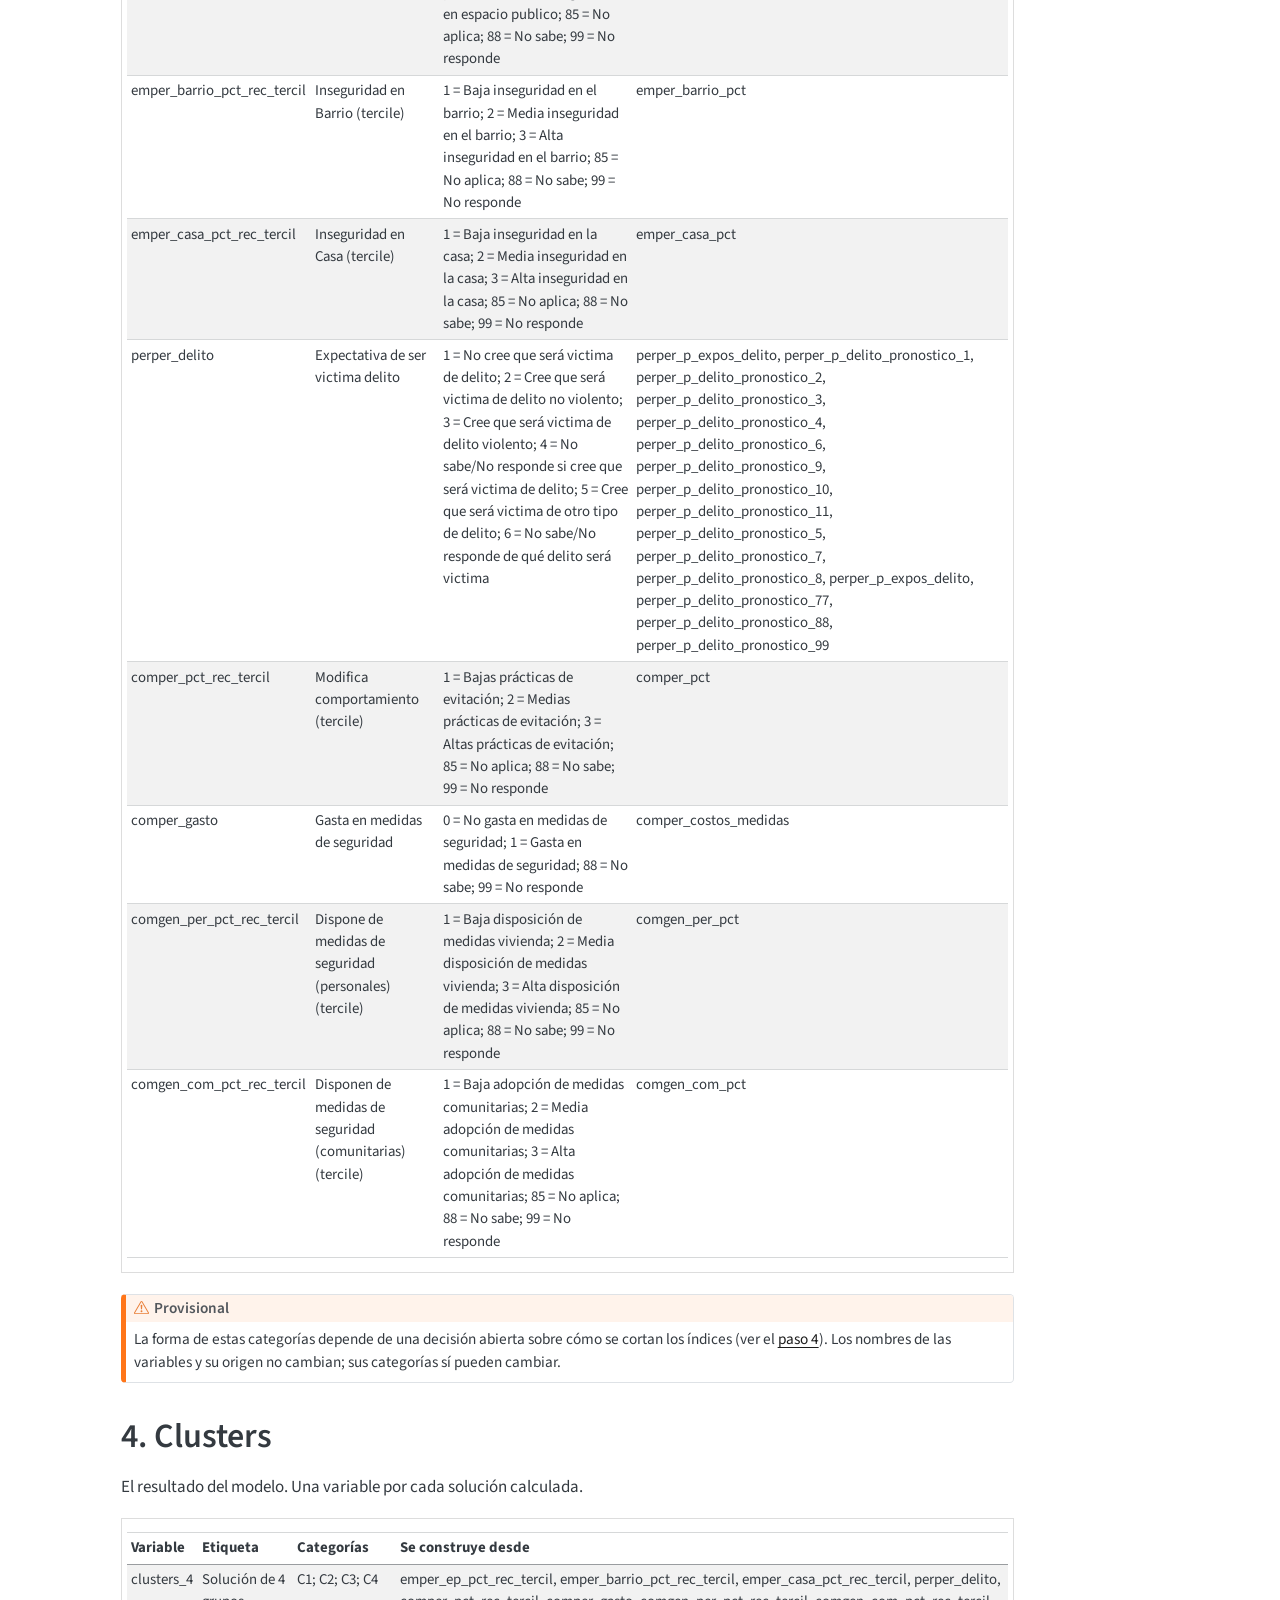
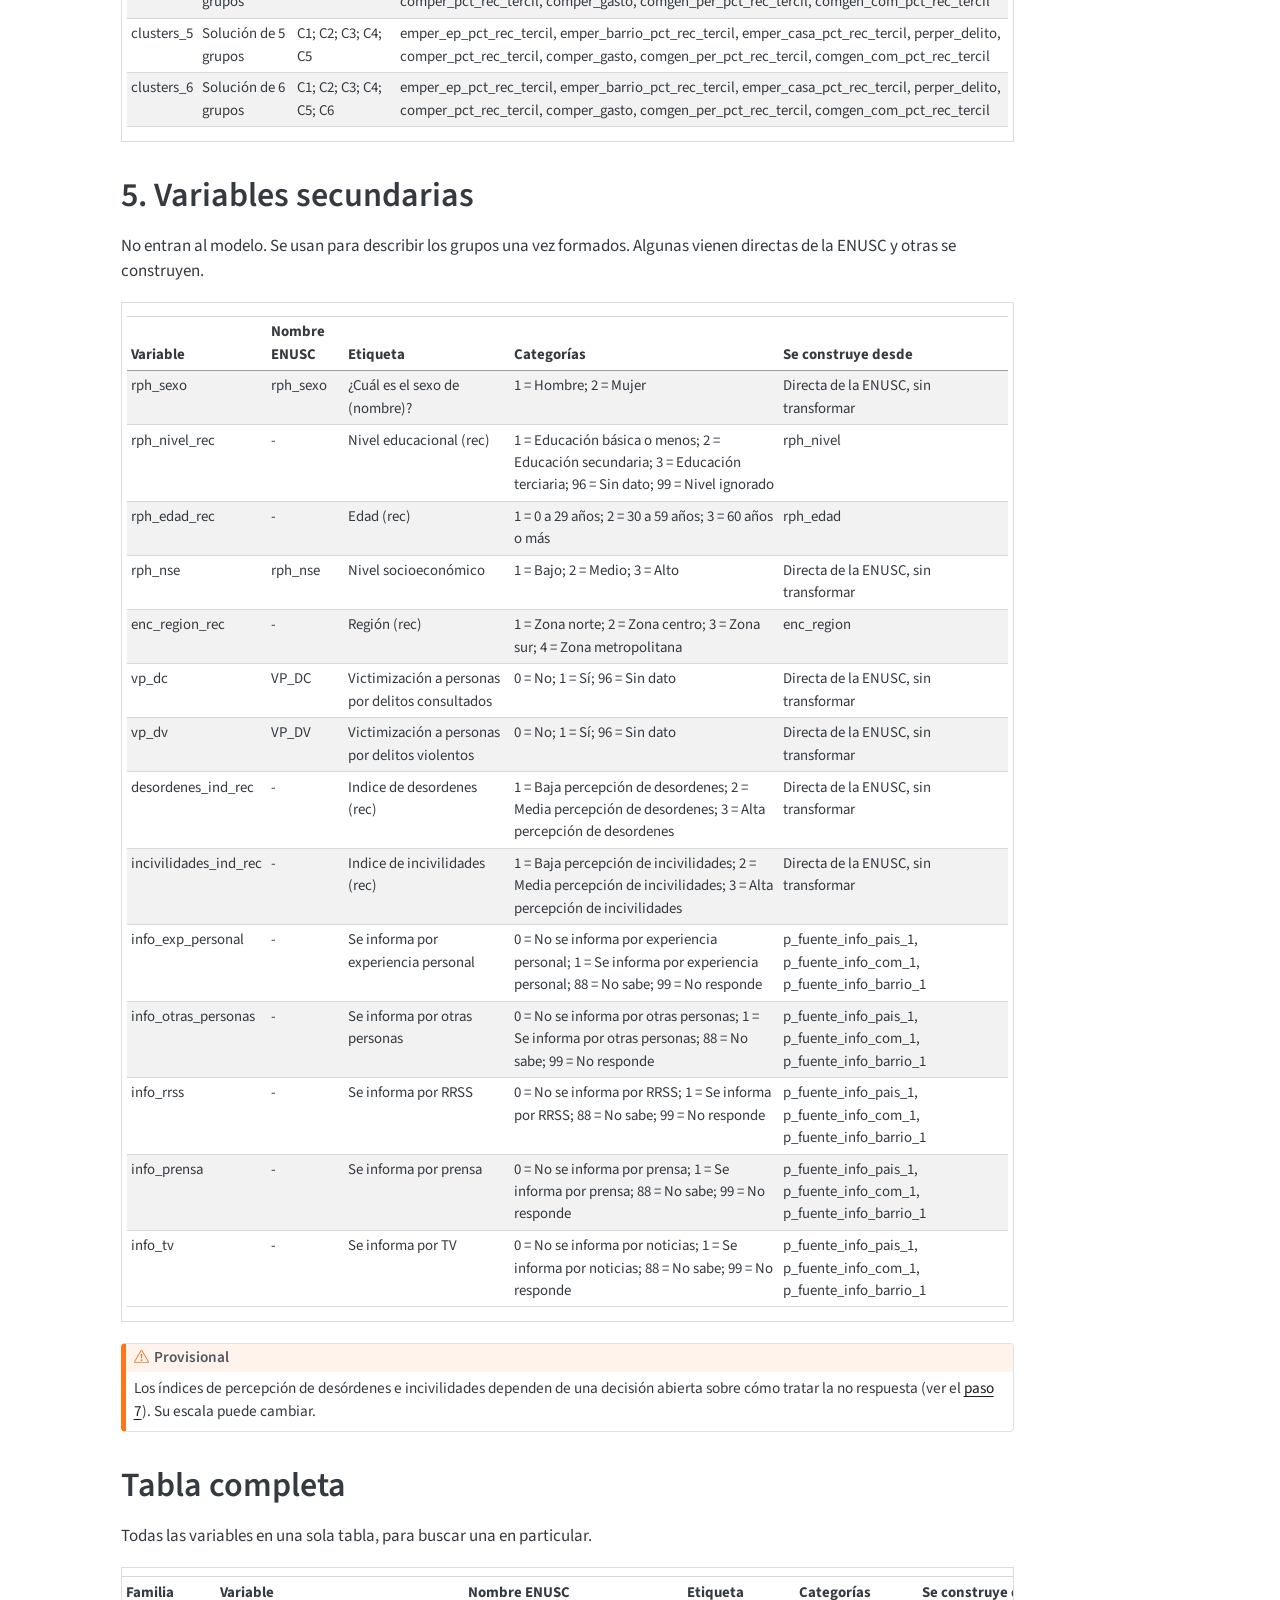
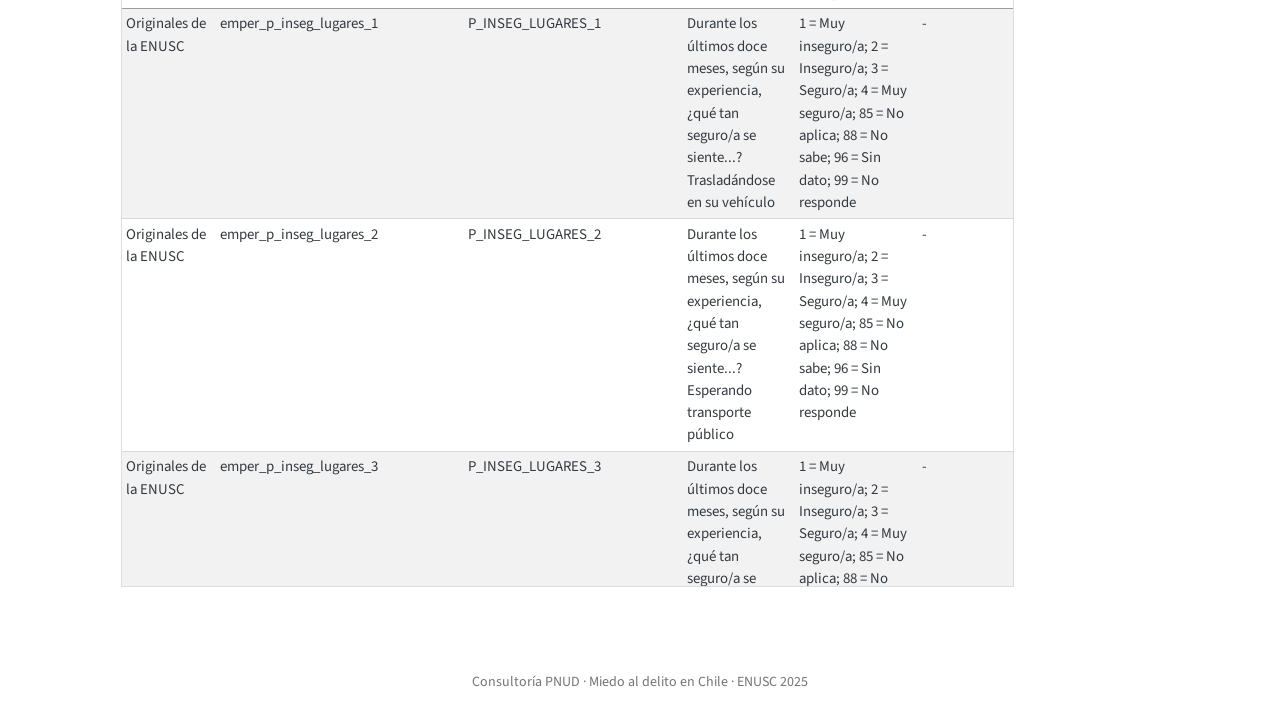
<file: docs/archivo/2025-08-terciles/metadata.html>
<!DOCTYPE html>
<html xmlns="http://www.w3.org/1999/xhtml" lang="es" xml:lang="es"><head>

<meta charset="utf-8">
<meta name="generator" content="quarto-1.8.27">

<meta name="viewport" content="width=device-width, initial-scale=1.0, user-scalable=yes">


<title>Metadata – Miedo al delito · Tipologías</title>
<style>
code{white-space: pre-wrap;}
span.smallcaps{font-variant: small-caps;}
div.columns{display: flex; gap: min(4vw, 1.5em);}
div.column{flex: auto; overflow-x: auto;}
div.hanging-indent{margin-left: 1.5em; text-indent: -1.5em;}
ul.task-list{list-style: none;}
ul.task-list li input[type="checkbox"] {
  width: 0.8em;
  margin: 0 0.8em 0.2em -1em; /* quarto-specific, see https://github.com/quarto-dev/quarto-cli/issues/4556 */ 
  vertical-align: middle;
}
</style>


<script src="site_libs/quarto-nav/quarto-nav.js"></script>
<script src="site_libs/quarto-nav/headroom.min.js"></script>
<script src="site_libs/clipboard/clipboard.min.js"></script>
<script src="site_libs/quarto-search/autocomplete.umd.js"></script>
<script src="site_libs/quarto-search/fuse.min.js"></script>
<script src="site_libs/quarto-search/quarto-search.js"></script>
<meta name="quarto:offset" content="./">
<script src="site_libs/quarto-html/quarto.js" type="module"></script>
<script src="site_libs/quarto-html/tabsets/tabsets.js" type="module"></script>
<script src="site_libs/quarto-html/axe/axe-check.js" type="module"></script>
<script src="site_libs/quarto-html/popper.min.js"></script>
<script src="site_libs/quarto-html/tippy.umd.min.js"></script>
<script src="site_libs/quarto-html/anchor.min.js"></script>
<link href="site_libs/quarto-html/tippy.css" rel="stylesheet">
<link href="site_libs/quarto-html/quarto-syntax-highlighting-ed96de9b727972fe78a7b5d16c58bf87.css" rel="stylesheet" id="quarto-text-highlighting-styles">
<script src="site_libs/bootstrap/bootstrap.min.js"></script>
<link href="site_libs/bootstrap/bootstrap-icons.css" rel="stylesheet">
<link href="site_libs/bootstrap/bootstrap-294506ca1d7cb857067173e8022ca1b0.min.css" rel="stylesheet" append-hash="true" id="quarto-bootstrap" data-mode="light">
<script id="quarto-search-options" type="application/json">{
  "location": "navbar",
  "copy-button": false,
  "collapse-after": 3,
  "panel-placement": "end",
  "type": "overlay",
  "limit": 50,
  "keyboard-shortcut": [
    "f",
    "/",
    "s"
  ],
  "show-item-context": false,
  "language": {
    "search-no-results-text": "No se han encontrado resultados",
    "search-matching-documents-text": "documentos encontrados",
    "search-copy-link-title": "Copiar el enlace en la búsqueda",
    "search-hide-matches-text": "Ocultar resultados adicionales",
    "search-more-match-text": "resultado adicional en este documento",
    "search-more-matches-text": "resultados adicionales en este documento",
    "search-clear-button-title": "Borrar",
    "search-text-placeholder": "",
    "search-detached-cancel-button-title": "Cancelar",
    "search-submit-button-title": "Enviar",
    "search-label": "Buscar"
  }
}</script>
<script src="site_libs/quarto-diagram/mermaid.min.js"></script>
<script src="site_libs/quarto-diagram/mermaid-init.js"></script>
<link href="site_libs/quarto-diagram/mermaid.css" rel="stylesheet">
<script src="site_libs/kePrint-0.0.1/kePrint.js"></script>
<link href="site_libs/lightable-0.0.1/lightable.css" rel="stylesheet">


</head>

<body class="nav-fixed quarto-light"><div style="background:#1c1c1c;color:#fff;padding:.75rem 1rem;font-size:.95rem;line-height:1.4;text-align:center"><strong>Versión archivada &middot; agosto de 2026.</strong> Corresponde a la solución construida con terciles, antes de resolver la decisión sobre cómo se cortan los índices. Se conserva como registro y no se actualiza. <a href="../../index.html" style="color:#fff;text-decoration:underline">Ir a la versión vigente</a>.</div>

<div id="quarto-search-results"></div>
  <header id="quarto-header" class="headroom fixed-top">
    <nav class="navbar navbar-expand-lg " data-bs-theme="dark">
      <div class="navbar-container container-fluid">
      <div class="navbar-brand-container mx-auto">
    <a class="navbar-brand" href="./index.html">
    <span class="navbar-title">Miedo al delito · Tipologías</span>
    </a>
  </div>
            <div id="quarto-search" class="" title="Buscar"></div>
          <button class="navbar-toggler" type="button" data-bs-toggle="collapse" data-bs-target="#navbarCollapse" aria-controls="navbarCollapse" role="menu" aria-expanded="false" aria-label="Navegación de palanca" onclick="if (window.quartoToggleHeadroom) { window.quartoToggleHeadroom(); }">
  <span class="navbar-toggler-icon"></span>
</button>
          <div class="collapse navbar-collapse" id="navbarCollapse">
            <ul class="navbar-nav navbar-nav-scroll me-auto">
  <li class="nav-item">
    <a class="nav-link" href="./index.html"> 
<span class="menu-text">Introducción</span></a>
  </li>  
  <li class="nav-item">
    <a class="nav-link active" href="./metadata.html" aria-current="page"> 
<span class="menu-text">Metadata</span></a>
  </li>  
  <li class="nav-item">
    <a class="nav-link" href="./pipeline.html"> 
<span class="menu-text">Pipeline</span></a>
  </li>  
  <li class="nav-item">
    <a class="nav-link" href="./univariados.html"> 
<span class="menu-text">Univariados</span></a>
  </li>  
  <li class="nav-item">
    <a class="nav-link" href="./solucion-actual.html"> 
<span class="menu-text">Solución actual</span></a>
  </li>  
  <li class="nav-item">
    <a class="nav-link" href="./decisiones.html"> 
<span class="menu-text">Decisiones pendientes</span></a>
  </li>  
  <li class="nav-item">
    <a class="nav-link" href="./glosario.html"> 
<span class="menu-text">Glosario</span></a>
  </li>  
</ul>
          </div> <!-- /navcollapse -->
            <div class="quarto-navbar-tools">
</div>
      </div> <!-- /container-fluid -->
    </nav>
</header>
<!-- content -->
<div id="quarto-content" class="quarto-container page-columns page-rows-contents page-layout-article page-navbar">
<!-- sidebar -->
<!-- margin-sidebar -->
    <div id="quarto-margin-sidebar" class="sidebar margin-sidebar">
        <nav id="TOC" role="doc-toc" class="toc-active">
    <h2 id="toc-title">En esta página</h2>
   
  <ul>
  <li><a href="#cómo-se-encadenan" id="toc-cómo-se-encadenan" class="nav-link active" data-scroll-target="#cómo-se-encadenan">Cómo se encadenan</a></li>
  <li><a href="#variables-originales" id="toc-variables-originales" class="nav-link" data-scroll-target="#variables-originales">1. Variables originales</a></li>
  <li><a href="#índices" id="toc-índices" class="nav-link" data-scroll-target="#índices">2. Índices</a></li>
  <li><a href="#variables-categorizadas" id="toc-variables-categorizadas" class="nav-link" data-scroll-target="#variables-categorizadas">3. Variables categorizadas</a></li>
  <li><a href="#clusters" id="toc-clusters" class="nav-link" data-scroll-target="#clusters">4. Clusters</a></li>
  <li><a href="#variables-secundarias" id="toc-variables-secundarias" class="nav-link" data-scroll-target="#variables-secundarias">5. Variables secundarias</a></li>
  <li><a href="#tabla-completa" id="toc-tabla-completa" class="nav-link" data-scroll-target="#tabla-completa">Tabla completa</a></li>
  </ul>
</nav>
    </div>
<!-- main -->
<main class="content" id="quarto-document-content">

<header id="title-block-header" class="quarto-title-block default">
<div class="quarto-title">
<h1 class="title">Metadata</h1>
<p class="subtitle lead">Qué variables existen, cuáles se usan y cómo se construye cada una</p>
</div>



<div class="quarto-title-meta">

    
  
    
  </div>
  


</header>


<p>Esta página es el diccionario de variables del análisis. Responde tres preguntas que antes había que contestar leyendo código: <strong>qué variables existen</strong>, <strong>cuáles se usan</strong> y <strong>de qué se construye cada una</strong>.</p>
<p>Se genera automáticamente desde la definición del pipeline y desde las etiquetas de la base, así que no puede quedar desactualizada respecto de lo que el código hace realmente.</p>
<section id="cómo-se-encadenan" class="level1">
<h1>Cómo se encadenan</h1>
<p>Las variables del análisis se construyen en cascada. Cada familia se arma a partir de la anterior:</p>
<div class="cell" data-layout-align="default">
<div class="cell-output-display">
<div>
<p></p><figure class="figure"><p></p>
<div>
<pre class="mermaid mermaid-js">flowchart LR
    A[Variables originales&lt;br/&gt;de la ENUSC] --&gt; B[Índices&lt;br/&gt;_pct]
    B --&gt; C[Categorizadas&lt;br/&gt;_rec_tercil]
    C --&gt; D[Clusters]
    A --&gt; E[Secundarias]
    E -.describe.-&gt; D

    style A fill:#f4f4f2
    style B fill:#f4f4f2
    style C fill:#1c1c1c,color:#fff
    style D fill:#1c1c1c,color:#fff
    style E fill:#f4f4f2
</pre>
</div>
<p></p></figure><p></p>
</div>
</div>
</div>
<p>En negro, las que entran al modelo. Las secundarias no lo alimentan: se usan para describir los grupos una vez formados.</p>
<div class="cell">
<div class="cell-output-display">
<table class="table table-striped table-hover table-condensed caption-top table-sm small">
<thead>
<tr class="header">
<th data-quarto-table-cell-role="th" style="text-align: left; position: sticky; top: 0; background-color: #FFFFFF;">Familia</th>
<th data-quarto-table-cell-role="th" style="text-align: right; position: sticky; top: 0; background-color: #FFFFFF;">N de variables</th>
</tr>
</thead>
<tbody>
<tr class="odd">
<td style="text-align: left;">Originales de la ENUSC</td>
<td style="text-align: right;">128</td>
</tr>
<tr class="even">
<td style="text-align: left;">Índices (_pct)</td>
<td style="text-align: right;">6</td>
</tr>
<tr class="odd">
<td style="text-align: left;">Categorizadas (entran al modelo)</td>
<td style="text-align: right;">8</td>
</tr>
<tr class="even">
<td style="text-align: left;">Clusters</td>
<td style="text-align: right;">3</td>
</tr>
<tr class="odd">
<td style="text-align: left;">Secundarias</td>
<td style="text-align: right;">14</td>
</tr>
</tbody>
</table>
</div>
</div>
</section>
<section id="variables-originales" class="level1">
<h1>1. Variables originales</h1>
<p>Las que vienen de la ENUSC, sin transformar. La columna <strong>uso</strong> dice qué se hace con cada una: si alimenta algún índice, si se usa directamente como variable secundaria, o si no se usa.</p>
<p>De las <strong>128 variables</strong> que se traen de la encuesta, <strong>86 se usan</strong> en el análisis y 42 no.</p>
<div class="callout callout-style-default callout-note callout-titled">
<div class="callout-header d-flex align-content-center">
<div class="callout-icon-container">
<i class="callout-icon"></i>
</div>
<div class="callout-title-container flex-fill">
<span class="screen-reader-only">Nota</span>Por qué hay variables que no se usan
</div>
</div>
<div class="callout-body-container callout-body">
<p>Se traen de la base más columnas de las que el análisis necesita, por dos motivos.</p>
<p>Algunas son ítems de una batería que quedaron fuera de su índice por decisión metodológica, como los cinco lugares que no se consideran espacio público (ver el <a href="pipeline.html#construcción-de-los-índices">paso 3 del pipeline</a>).</p>
<p>Otras son variables sociodemográficas y de victimización que la ENUSC trae y que no forman parte de este análisis, pero que quedan disponibles por si se quiere ampliar la caracterización de los grupos.</p>
</div>
</div>
<div class="tabset-margin-container"></div><div class="panel-tabset">
<ul class="nav nav-tabs" role="tablist"><li class="nav-item" role="presentation"><a class="nav-link active" id="tabset-1-1-tab" data-bs-toggle="tab" data-bs-target="#tabset-1-1" role="tab" aria-controls="tabset-1-1" aria-selected="true" href="">Emocional personal</a></li><li class="nav-item" role="presentation"><a class="nav-link" id="tabset-1-2-tab" data-bs-toggle="tab" data-bs-target="#tabset-1-2" role="tab" aria-controls="tabset-1-2" aria-selected="false" href="">Perceptual personal</a></li><li class="nav-item" role="presentation"><a class="nav-link" id="tabset-1-3-tab" data-bs-toggle="tab" data-bs-target="#tabset-1-3" role="tab" aria-controls="tabset-1-3" aria-selected="false" href="">Comportamental personal</a></li><li class="nav-item" role="presentation"><a class="nav-link" id="tabset-1-4-tab" data-bs-toggle="tab" data-bs-target="#tabset-1-4" role="tab" aria-controls="tabset-1-4" aria-selected="false" href="">Comportamental general</a></li><li class="nav-item" role="presentation"><a class="nav-link" id="tabset-1-5-tab" data-bs-toggle="tab" data-bs-target="#tabset-1-5" role="tab" aria-controls="tabset-1-5" aria-selected="false" href="">Sociodemográficas y otras</a></li></ul>
<div class="tab-content">
<div id="tabset-1-1" class="tab-pane active" role="tabpanel" aria-labelledby="tabset-1-1-tab">
<div style="border: 1px solid #ddd; padding: 0px; overflow-x: auto;overflow-y: scroll; height:520px; ">
<table class="table table-striped table-hover table-condensed" style="margin-left: auto; margin-right: auto;">
<thead>
<tr>
<th style="text-align:left;position: sticky; top:0; background-color: #FFFFFF;position: sticky; top:0; background-color: #FFFFFF;">
Nombre ENUSC
</th>
<th style="text-align:left;position: sticky; top:0; background-color: #FFFFFF;position: sticky; top:0; background-color: #FFFFFF;">
Nombre análisis
</th>
<th style="text-align:left;position: sticky; top:0; background-color: #FFFFFF;position: sticky; top:0; background-color: #FFFFFF;">
Etiqueta
</th>
<th style="text-align:left;position: sticky; top:0; background-color: #FFFFFF;position: sticky; top:0; background-color: #FFFFFF;">
Categorías
</th>
<th style="text-align:left;position: sticky; top:0; background-color: #FFFFFF;position: sticky; top:0; background-color: #FFFFFF;">
Uso
</th>
</tr>
</thead>
<tbody>
<tr>
<td style="text-align:left;">
P_INSEG_LUGARES_1
</td>
<td style="text-align:left;">
emper_p_inseg_lugares_1
</td>
<td style="text-align:left;">
Durante los últimos doce meses, según su experiencia, ¿qué tan seguro/a se siente…? Trasladándose en su vehículo
</td>
<td style="text-align:left;">
1 = Muy inseguro/a; 2 = Inseguro/a; 3 = Seguro/a; 4 = Muy seguro/a; 85 = No aplica; 88 = No sabe; 96 = Sin dato; 99 = No responde
</td>
<td style="text-align:left;">
emper_ep_pct
</td>
</tr>
<tr>
<td style="text-align:left;">
P_INSEG_LUGARES_2
</td>
<td style="text-align:left;">
emper_p_inseg_lugares_2
</td>
<td style="text-align:left;">
Durante los últimos doce meses, según su experiencia, ¿qué tan seguro/a se siente…? Esperando transporte público
</td>
<td style="text-align:left;">
1 = Muy inseguro/a; 2 = Inseguro/a; 3 = Seguro/a; 4 = Muy seguro/a; 85 = No aplica; 88 = No sabe; 96 = Sin dato; 99 = No responde
</td>
<td style="text-align:left;">
emper_ep_pct
</td>
</tr>
<tr>
<td style="text-align:left;">
P_INSEG_LUGARES_3
</td>
<td style="text-align:left;">
emper_p_inseg_lugares_3
</td>
<td style="text-align:left;">
Durante los últimos doce meses, según su experiencia, ¿qué tan seguro/a se siente…? Trasladándose en buses o micros de transporte público
</td>
<td style="text-align:left;">
1 = Muy inseguro/a; 2 = Inseguro/a; 3 = Seguro/a; 4 = Muy seguro/a; 85 = No aplica; 88 = No sabe; 96 = Sin dato; 99 = No responde
</td>
<td style="text-align:left;">
emper_ep_pct
</td>
</tr>
<tr>
<td style="text-align:left;">
P_INSEG_LUGARES_4
</td>
<td style="text-align:left;">
emper_p_inseg_lugares_4
</td>
<td style="text-align:left;">
Durante los últimos doce meses, según su experiencia, ¿qué tan seguro/a se siente…? Trasladándose en taxis o colectivos
</td>
<td style="text-align:left;">
1 = Muy inseguro/a; 2 = Inseguro/a; 3 = Seguro/a; 4 = Muy seguro/a; 85 = No aplica; 88 = No sabe; 96 = Sin dato; 99 = No responde
</td>
<td style="text-align:left;">
emper_ep_pct
</td>
</tr>
<tr>
<td style="text-align:left;">
P_INSEG_LUGARES_5
</td>
<td style="text-align:left;">
emper_p_inseg_lugares_5
</td>
<td style="text-align:left;">
Durante los últimos doce meses, según su experiencia, ¿qué tan seguro/a se siente…? Trasladándose en vehículos de aplicación, tales como Uber, Cabify, Didi o similar
</td>
<td style="text-align:left;">
1 = Muy inseguro/a; 2 = Inseguro/a; 3 = Seguro/a; 4 = Muy seguro/a; 85 = No aplica; 88 = No sabe; 96 = Sin dato; 99 = No responde
</td>
<td style="text-align:left;">
emper_ep_pct
</td>
</tr>
<tr>
<td style="text-align:left;">
P_INSEG_LUGARES_6
</td>
<td style="text-align:left;">
emper_p_inseg_lugares_6
</td>
<td style="text-align:left;">
Durante los últimos doce meses, según su experiencia, ¿qué tan seguro/a se siente…? Trasladándose en Metro, Biotrén, Merval o Metrotren
</td>
<td style="text-align:left;">
1 = Muy inseguro/a; 2 = Inseguro/a; 3 = Seguro/a; 4 = Muy seguro/a; 85 = No aplica; 88 = No sabe; 96 = Sin dato; 99 = No responde
</td>
<td style="text-align:left;">
emper_ep_pct
</td>
</tr>
<tr>
<td style="text-align:left;">
P_INSEG_LUGARES_7
</td>
<td style="text-align:left;">
emper_p_inseg_lugares_7
</td>
<td style="text-align:left;">
Durante los últimos doce meses, según su experiencia, ¿qué tan seguro/a se siente…? En un restaurante, bar, pub, café, discoteque u otro lugar de recreación
</td>
<td style="text-align:left;">
1 = Muy inseguro/a; 2 = Inseguro/a; 3 = Seguro/a; 4 = Muy seguro/a; 85 = No aplica; 88 = No sabe; 96 = Sin dato; 99 = No responde
</td>
<td style="text-align:left;">
emper_ep_pct
</td>
</tr>
<tr>
<td style="text-align:left;">
P_INSEG_LUGARES_8
</td>
<td style="text-align:left;">
emper_p_inseg_lugares_8
</td>
<td style="text-align:left;">
Durante los últimos doce meses, según su experiencia, ¿qué tan seguro/a se siente…? En un terminal de buses o ferrocarriles
</td>
<td style="text-align:left;">
1 = Muy inseguro/a; 2 = Inseguro/a; 3 = Seguro/a; 4 = Muy seguro/a; 85 = No aplica; 88 = No sabe; 96 = Sin dato; 99 = No responde
</td>
<td style="text-align:left;">
emper_ep_pct
</td>
</tr>
<tr>
<td style="text-align:left;">
P_INSEG_LUGARES_9
</td>
<td style="text-align:left;">
emper_p_inseg_lugares_9
</td>
<td style="text-align:left;">
Durante los últimos doce meses, según su experiencia, ¿qué tan seguro/a se siente…? En un terminal aéreo o aeropuerto
</td>
<td style="text-align:left;">
1 = Muy inseguro/a; 2 = Inseguro/a; 3 = Seguro/a; 4 = Muy seguro/a; 85 = No aplica; 88 = No sabe; 96 = Sin dato; 99 = No responde
</td>
<td style="text-align:left;">
emper_ep_pct
</td>
</tr>
<tr>
<td style="text-align:left;">
P_INSEG_LUGARES_10
</td>
<td style="text-align:left;">
emper_p_inseg_lugares_10
</td>
<td style="text-align:left;">
Durante los últimos doce meses, según su experiencia, ¿qué tan seguro/a se siente…? En centros comerciales o malls
</td>
<td style="text-align:left;">
1 = Muy inseguro/a; 2 = Inseguro/a; 3 = Seguro/a; 4 = Muy seguro/a; 85 = No aplica; 88 = No sabe; 96 = Sin dato; 99 = No responde
</td>
<td style="text-align:left;">
emper_ep_pct
</td>
</tr>
<tr>
<td style="text-align:left;">
P_INSEG_LUGARES_11
</td>
<td style="text-align:left;">
emper_p_inseg_lugares_11
</td>
<td style="text-align:left;">
Durante los últimos doce meses, según su experiencia, ¿qué tan seguro/a se siente…? En una bencinera o servicentro
</td>
<td style="text-align:left;">
1 = Muy inseguro/a; 2 = Inseguro/a; 3 = Seguro/a; 4 = Muy seguro/a; 85 = No aplica; 88 = No sabe; 96 = Sin dato; 99 = No responde
</td>
<td style="text-align:left;">
emper_ep_pct
</td>
</tr>
<tr>
<td style="text-align:left;">
P_INSEG_LUGARES_12
</td>
<td style="text-align:left;">
emper_p_inseg_lugares_12
</td>
<td style="text-align:left;">
Durante los últimos doce meses, según su experiencia, ¿qué tan seguro/a se siente…? En plazas o parques de su barrio
</td>
<td style="text-align:left;">
1 = Muy inseguro/a; 2 = Inseguro/a; 3 = Seguro/a; 4 = Muy seguro/a; 85 = No aplica; 88 = No sabe; 96 = Sin dato; 99 = No responde
</td>
<td style="text-align:left;">
No se usa
</td>
</tr>
<tr>
<td style="text-align:left;">
P_INSEG_LUGARES_13
</td>
<td style="text-align:left;">
emper_p_inseg_lugares_13
</td>
<td style="text-align:left;">
Durante los últimos doce meses, según su experiencia, ¿qué tan seguro/a se siente…? En comercios de su barrio
</td>
<td style="text-align:left;">
1 = Muy inseguro/a; 2 = Inseguro/a; 3 = Seguro/a; 4 = Muy seguro/a; 85 = No aplica; 88 = No sabe; 96 = Sin dato; 99 = No responde
</td>
<td style="text-align:left;">
No se usa
</td>
</tr>
<tr>
<td style="text-align:left;">
P_INSEG_LUGARES_14
</td>
<td style="text-align:left;">
emper_p_inseg_lugares_14
</td>
<td style="text-align:left;">
Durante los últimos doce meses, según su experiencia, ¿qué tan seguro/a se siente…? En su lugar de trabajo
</td>
<td style="text-align:left;">
1 = Muy inseguro/a; 2 = Inseguro/a; 3 = Seguro/a; 4 = Muy seguro/a; 85 = No aplica; 88 = No sabe; 96 = Sin dato; 99 = No responde
</td>
<td style="text-align:left;">
No se usa
</td>
</tr>
<tr>
<td style="text-align:left;">
P_INSEG_LUGARES_15
</td>
<td style="text-align:left;">
emper_p_inseg_lugares_15
</td>
<td style="text-align:left;">
Durante los últimos doce meses, según su experiencia, ¿qué tan seguro/a se siente…? En su lugar de estudio
</td>
<td style="text-align:left;">
1 = Muy inseguro/a; 2 = Inseguro/a; 3 = Seguro/a; 4 = Muy seguro/a; 85 = No aplica; 88 = No sabe; 96 = Sin dato; 99 = No responde
</td>
<td style="text-align:left;">
No se usa
</td>
</tr>
<tr>
<td style="text-align:left;">
P_INSEG_LUGARES_16
</td>
<td style="text-align:left;">
emper_p_inseg_lugares_16
</td>
<td style="text-align:left;">
Durante los últimos doce meses, según su experiencia, ¿qué tan seguro/a se siente…? En el banco
</td>
<td style="text-align:left;">
1 = Muy inseguro/a; 2 = Inseguro/a; 3 = Seguro/a; 4 = Muy seguro/a; 85 = No aplica; 88 = No sabe; 96 = Sin dato; 99 = No responde
</td>
<td style="text-align:left;">
No se usa
</td>
</tr>
<tr>
<td style="text-align:left;">
P_INSEG_OSCURO_1
</td>
<td style="text-align:left;">
emper_p_inseg_oscuro_1
</td>
<td style="text-align:left;">
Durante los últimos doce meses ¿qué tan seguro/a se siente en las siguientes situaciones? Caminando solo/a por su barrio cuando ya está oscuro
</td>
<td style="text-align:left;">
1 = Muy inseguro/a; 2 = Inseguro/a; 3 = Seguro/a; 4 = Muy seguro/a; 85 = No aplica; 88 = No sabe; 96 = Sin dato; 99 = No responde
</td>
<td style="text-align:left;">
emper_barrio_pct
</td>
</tr>
<tr>
<td style="text-align:left;">
P_INSEG_DIA_1
</td>
<td style="text-align:left;">
emper_p_inseg_dia_1
</td>
<td style="text-align:left;">
Durante los últimos doce meses ¿qué tan seguro/a se siente en las siguientes situaciones? Caminando solo/a por su barrio durante el día
</td>
<td style="text-align:left;">
1 = Muy inseguro/a; 2 = Inseguro/a; 3 = Seguro/a; 4 = Muy seguro/a; 85 = No aplica; 88 = No sabe; 96 = Sin dato; 99 = No responde
</td>
<td style="text-align:left;">
emper_barrio_pct
</td>
</tr>
<tr>
<td style="text-align:left;">
P_INSEG_OSCURO_2
</td>
<td style="text-align:left;">
emper_p_inseg_oscuro_2
</td>
<td style="text-align:left;">
Durante los últimos doce meses ¿qué tan seguro/a se siente en las siguientes situaciones? Solo/a en su casa cuando ya está oscuro
</td>
<td style="text-align:left;">
1 = Muy inseguro/a; 2 = Inseguro/a; 3 = Seguro/a; 4 = Muy seguro/a; 85 = No aplica; 88 = No sabe; 96 = Sin dato; 99 = No responde
</td>
<td style="text-align:left;">
emper_casa_pct
</td>
</tr>
<tr>
<td style="text-align:left;">
P_INSEG_DIA_2
</td>
<td style="text-align:left;">
emper_p_inseg_dia_2
</td>
<td style="text-align:left;">
Durante los últimos doce meses ¿qué tan seguro/a se siente en las siguientes situaciones? Solo/a en su casa durante el día
</td>
<td style="text-align:left;">
1 = Muy inseguro/a; 2 = Inseguro/a; 3 = Seguro/a; 4 = Muy seguro/a; 85 = No aplica; 88 = No sabe; 96 = Sin dato; 99 = No responde
</td>
<td style="text-align:left;">
emper_casa_pct
</td>
</tr>
</tbody>
</table>
</div>
</div>
<div id="tabset-1-2" class="tab-pane" role="tabpanel" aria-labelledby="tabset-1-2-tab">
<div style="border: 1px solid #ddd; padding: 0px; overflow-x: auto;overflow-y: scroll; height:520px; ">
<table class="table table-striped table-hover table-condensed" style="margin-left: auto; margin-right: auto;">
<thead>
<tr>
<th style="text-align:left;position: sticky; top:0; background-color: #FFFFFF;position: sticky; top:0; background-color: #FFFFFF;">
Nombre ENUSC
</th>
<th style="text-align:left;position: sticky; top:0; background-color: #FFFFFF;position: sticky; top:0; background-color: #FFFFFF;">
Nombre análisis
</th>
<th style="text-align:left;position: sticky; top:0; background-color: #FFFFFF;position: sticky; top:0; background-color: #FFFFFF;">
Etiqueta
</th>
<th style="text-align:left;position: sticky; top:0; background-color: #FFFFFF;position: sticky; top:0; background-color: #FFFFFF;">
Categorías
</th>
<th style="text-align:left;position: sticky; top:0; background-color: #FFFFFF;position: sticky; top:0; background-color: #FFFFFF;">
Uso
</th>
</tr>
</thead>
<tbody>
<tr>
<td style="text-align:left;">
P_EXPOS_DELITO
</td>
<td style="text-align:left;">
perper_p_expos_delito
</td>
<td style="text-align:left;">
Considerando el tipo de actividades que realiza o los lugares por los que transita habitualmente, ¿cree usted que será víctima de algún delito en los próximos doce meses?
</td>
<td style="text-align:left;">
1 = Sí; 2 = No; 88 = No sabe; 96 = Sin dato; 99 = No responde
</td>
<td style="text-align:left;">
perper_delito
</td>
</tr>
<tr>
<td style="text-align:left;">
P_DELITO_PRONOSTICO__1
</td>
<td style="text-align:left;">
perper_p_delito_pronostico_1
</td>
<td style="text-align:left;">
¿De qué delito cree usted que será víctima en los próximos doce meses? Robo en su vivienda
</td>
<td style="text-align:left;">
0 = No; 1 = Sí; 96 = Sin dato
</td>
<td style="text-align:left;">
perper_delito
</td>
</tr>
<tr>
<td style="text-align:left;">
P_DELITO_PRONOSTICO__2
</td>
<td style="text-align:left;">
perper_p_delito_pronostico_2
</td>
<td style="text-align:left;">
¿De qué delito cree usted que será víctima en los próximos doce meses? Robo o hurto de su vehículo o portonazo
</td>
<td style="text-align:left;">
0 = No; 1 = Sí; 96 = Sin dato
</td>
<td style="text-align:left;">
perper_delito
</td>
</tr>
<tr>
<td style="text-align:left;">
P_DELITO_PRONOSTICO__3
</td>
<td style="text-align:left;">
perper_p_delito_pronostico_3
</td>
<td style="text-align:left;">
¿De qué delito cree usted que será víctima en los próximos doce meses? Robo o hurto de algún objeto dejado dentro del vehículo o parte de él
</td>
<td style="text-align:left;">
0 = No; 1 = Sí; 96 = Sin dato
</td>
<td style="text-align:left;">
perper_delito
</td>
</tr>
<tr>
<td style="text-align:left;">
P_DELITO_PRONOSTICO__4
</td>
<td style="text-align:left;">
perper_p_delito_pronostico_4
</td>
<td style="text-align:left;">
¿De qué delito cree usted que será víctima en los próximos doce meses? Vandalismo o daño a su vivienda o vehículo
</td>
<td style="text-align:left;">
0 = No; 1 = Sí; 96 = Sin dato
</td>
<td style="text-align:left;">
perper_delito
</td>
</tr>
<tr>
<td style="text-align:left;">
P_DELITO_PRONOSTICO__5
</td>
<td style="text-align:left;">
perper_p_delito_pronostico_5
</td>
<td style="text-align:left;">
¿De qué delito cree usted que será víctima en los próximos doce meses? Robo o asalto, como robo con violencia, cogoteo, robo por sorpresa o lanzazo
</td>
<td style="text-align:left;">
0 = No; 1 = Sí; 96 = Sin dato
</td>
<td style="text-align:left;">
perper_delito
</td>
</tr>
<tr>
<td style="text-align:left;">
P_DELITO_PRONOSTICO__6
</td>
<td style="text-align:left;">
perper_p_delito_pronostico_6
</td>
<td style="text-align:left;">
¿De qué delito cree usted que será víctima en los próximos doce meses? Hurto
</td>
<td style="text-align:left;">
0 = No; 1 = Sí; 96 = Sin dato
</td>
<td style="text-align:left;">
perper_delito
</td>
</tr>
<tr>
<td style="text-align:left;">
P_DELITO_PRONOSTICO__7
</td>
<td style="text-align:left;">
perper_p_delito_pronostico_7
</td>
<td style="text-align:left;">
¿De qué delito cree usted que será víctima en los próximos doce meses? Agresiones físicas o lesiones
</td>
<td style="text-align:left;">
0 = No; 1 = Sí; 96 = Sin dato
</td>
<td style="text-align:left;">
perper_delito
</td>
</tr>
<tr>
<td style="text-align:left;">
P_DELITO_PRONOSTICO__8
</td>
<td style="text-align:left;">
perper_p_delito_pronostico_8
</td>
<td style="text-align:left;">
¿De qué delito cree usted que será víctima en los próximos doce meses? Amenazas o extorsión
</td>
<td style="text-align:left;">
0 = No; 1 = Sí; 96 = Sin dato
</td>
<td style="text-align:left;">
perper_delito
</td>
</tr>
<tr>
<td style="text-align:left;">
P_DELITO_PRONOSTICO__9
</td>
<td style="text-align:left;">
perper_p_delito_pronostico_9
</td>
<td style="text-align:left;">
¿De qué delito cree usted que será víctima en los próximos doce meses? Delitos económicos como fraude o estafa
</td>
<td style="text-align:left;">
0 = No; 1 = Sí; 96 = Sin dato
</td>
<td style="text-align:left;">
perper_delito
</td>
</tr>
<tr>
<td style="text-align:left;">
P_DELITO_PRONOSTICO__10
</td>
<td style="text-align:left;">
perper_p_delito_pronostico_10
</td>
<td style="text-align:left;">
¿De qué delito cree usted que será víctima en los próximos doce meses? Delitos cibernéticos
</td>
<td style="text-align:left;">
0 = No; 1 = Sí; 96 = Sin dato
</td>
<td style="text-align:left;">
perper_delito
</td>
</tr>
<tr>
<td style="text-align:left;">
P_DELITO_PRONOSTICO__11
</td>
<td style="text-align:left;">
perper_p_delito_pronostico_11
</td>
<td style="text-align:left;">
¿De qué delito cree usted que será víctima en los próximos doce meses? Acoso callejero o sexual
</td>
<td style="text-align:left;">
0 = No; 1 = Sí; 96 = Sin dato
</td>
<td style="text-align:left;">
perper_delito
</td>
</tr>
<tr>
<td style="text-align:left;">
P_DELITO_PRONOSTICO__77
</td>
<td style="text-align:left;">
perper_p_delito_pronostico_77
</td>
<td style="text-align:left;">
¿De qué delito cree usted que será víctima en los próximos doce meses? Otros delitos
</td>
<td style="text-align:left;">
0 = No; 1 = Sí; 96 = Sin dato
</td>
<td style="text-align:left;">
perper_delito
</td>
</tr>
<tr>
<td style="text-align:left;">
P_DELITO_PRONOSTICO__88
</td>
<td style="text-align:left;">
perper_p_delito_pronostico_88
</td>
<td style="text-align:left;">
¿De qué delito cree usted que será víctima en los próximos doce meses? No sabe
</td>
<td style="text-align:left;">
0 = No; 1 = Sí; 96 = Sin dato
</td>
<td style="text-align:left;">
perper_delito
</td>
</tr>
<tr>
<td style="text-align:left;">
P_DELITO_PRONOSTICO__99
</td>
<td style="text-align:left;">
perper_p_delito_pronostico_99
</td>
<td style="text-align:left;">
¿De qué delito cree usted que será víctima en los próximos doce meses? No responde
</td>
<td style="text-align:left;">
0 = No; 1 = Sí; 96 = Sin dato
</td>
<td style="text-align:left;">
perper_delito
</td>
</tr>
</tbody>
</table>
</div>
</div>
<div id="tabset-1-3" class="tab-pane" role="tabpanel" aria-labelledby="tabset-1-3-tab">
<div style="border: 1px solid #ddd; padding: 0px; overflow-x: auto;overflow-y: scroll; height:520px; ">
<table class="table table-striped table-hover table-condensed" style="margin-left: auto; margin-right: auto;">
<thead>
<tr>
<th style="text-align:left;position: sticky; top:0; background-color: #FFFFFF;position: sticky; top:0; background-color: #FFFFFF;">
Nombre ENUSC
</th>
<th style="text-align:left;position: sticky; top:0; background-color: #FFFFFF;position: sticky; top:0; background-color: #FFFFFF;">
Nombre análisis
</th>
<th style="text-align:left;position: sticky; top:0; background-color: #FFFFFF;position: sticky; top:0; background-color: #FFFFFF;">
Etiqueta
</th>
<th style="text-align:left;position: sticky; top:0; background-color: #FFFFFF;position: sticky; top:0; background-color: #FFFFFF;">
Categorías
</th>
<th style="text-align:left;position: sticky; top:0; background-color: #FFFFFF;position: sticky; top:0; background-color: #FFFFFF;">
Uso
</th>
</tr>
</thead>
<tbody>
<tr>
<td style="text-align:left;">
P_MOD_ACTIVIDADES_1
</td>
<td style="text-align:left;">
comper_p_mod_actividades_1
</td>
<td style="text-align:left;">
Durante los últimos doce meses, por temor a ser víctima de algún delito como robo, asalto, agresión u otro, usted… ¿ha dejado de “Caminar solo/a”?
</td>
<td style="text-align:left;">
1 = Sí; 2 = No; 85 = No aplica; 88 = No sabe; 96 = Sin dato; 99 = No responde
</td>
<td style="text-align:left;">
comper_pct
</td>
</tr>
<tr>
<td style="text-align:left;">
P_MOD_ACTIVIDADES_2
</td>
<td style="text-align:left;">
comper_p_mod_actividades_2
</td>
<td style="text-align:left;">
Durante los últimos doce meses, por temor a ser víctima de algún delito como robo, asalto, agresión u otro, usted… ¿ha dejado de “Realizar actividades al aire libre”?
</td>
<td style="text-align:left;">
1 = Sí; 2 = No; 85 = No aplica; 88 = No sabe; 96 = Sin dato; 99 = No responde
</td>
<td style="text-align:left;">
comper_pct
</td>
</tr>
<tr>
<td style="text-align:left;">
P_MOD_ACTIVIDADES_3
</td>
<td style="text-align:left;">
comper_p_mod_actividades_3
</td>
<td style="text-align:left;">
Durante los últimos doce meses, por temor a ser víctima de algún delito como robo, asalto, agresión u otro, usted… ¿ha dejado de “Usar celular y/o artículos electrónicos en público”?
</td>
<td style="text-align:left;">
1 = Sí; 2 = No; 85 = No aplica; 88 = No sabe; 96 = Sin dato; 99 = No responde
</td>
<td style="text-align:left;">
comper_pct
</td>
</tr>
<tr>
<td style="text-align:left;">
P_MOD_ACTIVIDADES_4
</td>
<td style="text-align:left;">
comper_p_mod_actividades_4
</td>
<td style="text-align:left;">
Durante los últimos doce meses, por temor a ser víctima de algún delito como robo, asalto, agresión u otro, usted… ¿ha dejado de “Tomar micros o buses”?
</td>
<td style="text-align:left;">
1 = Sí; 2 = No; 85 = No aplica; 88 = No sabe; 96 = Sin dato; 99 = No responde
</td>
<td style="text-align:left;">
comper_pct
</td>
</tr>
<tr>
<td style="text-align:left;">
P_MOD_ACTIVIDADES_5
</td>
<td style="text-align:left;">
comper_p_mod_actividades_5
</td>
<td style="text-align:left;">
Durante los últimos doce meses, por temor a ser víctima de algún delito como robo, asalto, agresión u otro, usted… ¿ha dejado de “Tomar taxis o colectivos”?
</td>
<td style="text-align:left;">
1 = Sí; 2 = No; 85 = No aplica; 88 = No sabe; 96 = Sin dato; 99 = No responde
</td>
<td style="text-align:left;">
comper_pct
</td>
</tr>
<tr>
<td style="text-align:left;">
P_MOD_ACTIVIDADES_6
</td>
<td style="text-align:left;">
comper_p_mod_actividades_6
</td>
<td style="text-align:left;">
Durante los últimos doce meses, por temor a ser víctima de algún delito como robo, asalto, agresión u otro, usted… ¿ha dejado de “Tomar o usar Uber, Cabify, Didi o similares”?
</td>
<td style="text-align:left;">
1 = Sí; 2 = No; 85 = No aplica; 88 = No sabe; 96 = Sin dato; 99 = No responde
</td>
<td style="text-align:left;">
comper_pct
</td>
</tr>
<tr>
<td style="text-align:left;">
P_MOD_ACTIVIDADES_7
</td>
<td style="text-align:left;">
comper_p_mod_actividades_7
</td>
<td style="text-align:left;">
Durante los últimos doce meses, por temor a ser víctima de algún delito como robo, asalto, agresión u otro, usted… ¿ha dejado de “Caminar por ciertas áreas o lugares”?
</td>
<td style="text-align:left;">
1 = Sí; 2 = No; 85 = No aplica; 88 = No sabe; 96 = Sin dato; 99 = No responde
</td>
<td style="text-align:left;">
comper_pct
</td>
</tr>
<tr>
<td style="text-align:left;">
P_MOD_ACTIVIDADES_8
</td>
<td style="text-align:left;">
comper_p_mod_actividades_8
</td>
<td style="text-align:left;">
Durante los últimos doce meses, por temor a ser víctima de algún delito como robo, asalto, agresión u otro, usted… ¿ha dejado de “Salir de noche”?
</td>
<td style="text-align:left;">
1 = Sí; 2 = No; 85 = No aplica; 88 = No sabe; 96 = Sin dato; 99 = No responde
</td>
<td style="text-align:left;">
comper_pct
</td>
</tr>
<tr>
<td style="text-align:left;">
P_MOD_ACTIVIDADES_9
</td>
<td style="text-align:left;">
comper_p_mod_actividades_9
</td>
<td style="text-align:left;">
Durante los últimos doce meses, por temor a ser víctima de algún delito como robo, asalto, agresión u otro, usted… ¿ha dejado de “Usar joyas, reloj u objetos de lujo”?
</td>
<td style="text-align:left;">
1 = Sí; 2 = No; 85 = No aplica; 88 = No sabe; 96 = Sin dato; 99 = No responde
</td>
<td style="text-align:left;">
comper_pct
</td>
</tr>
<tr>
<td style="text-align:left;">
P_MOD_ACTIVIDADES_10
</td>
<td style="text-align:left;">
comper_p_mod_actividades_10
</td>
<td style="text-align:left;">
Durante los últimos doce meses, por temor a ser víctima de algún delito como robo, asalto, agresión u otro, usted… ¿ha dejado de “Ir al banco”?
</td>
<td style="text-align:left;">
1 = Sí; 2 = No; 85 = No aplica; 88 = No sabe; 96 = Sin dato; 99 = No responde
</td>
<td style="text-align:left;">
comper_pct
</td>
</tr>
<tr>
<td style="text-align:left;">
P_MOD_ACTIVIDADES_11
</td>
<td style="text-align:left;">
comper_p_mod_actividades_11
</td>
<td style="text-align:left;">
Durante los últimos doce meses, por temor a ser víctima de algún delito como robo, asalto, agresión u otro, usted… ¿ha dejado de “Llevar o usar dinero en efectivo”?
</td>
<td style="text-align:left;">
1 = Sí; 2 = No; 85 = No aplica; 88 = No sabe; 96 = Sin dato; 99 = No responde
</td>
<td style="text-align:left;">
comper_pct
</td>
</tr>
<tr>
<td style="text-align:left;">
P_MOD_ACTIVIDADES_12
</td>
<td style="text-align:left;">
comper_p_mod_actividades_12
</td>
<td style="text-align:left;">
Durante los últimos doce meses, por temor a ser víctima de algún delito como robo, asalto, agresión u otro, usted… ¿ha dejado de “Realizar actividades deportivas, de recreación o esparcimiento en recintos cerrados”?
</td>
<td style="text-align:left;">
1 = Sí; 2 = No; 85 = No aplica; 88 = No sabe; 96 = Sin dato; 99 = No responde
</td>
<td style="text-align:left;">
comper_pct
</td>
</tr>
<tr>
<td style="text-align:left;">
P_MOD_ACTIVIDADES_13
</td>
<td style="text-align:left;">
comper_p_mod_actividades_13
</td>
<td style="text-align:left;">
Durante los últimos doce meses, por temor a ser víctima de algún delito como robo, asalto, agresión u otro, usted… ¿ha dejado de “Manejar vehículos, motos y/o estacionar fuera de su vivienda”?
</td>
<td style="text-align:left;">
1 = Sí; 2 = No; 85 = No aplica; 88 = No sabe; 96 = Sin dato; 99 = No responde
</td>
<td style="text-align:left;">
comper_pct
</td>
</tr>
<tr>
<td style="text-align:left;">
P_MOD_ACTIVIDADES_14
</td>
<td style="text-align:left;">
comper_p_mod_actividades_14
</td>
<td style="text-align:left;">
Durante los últimos doce meses, por temor a ser víctima de algún delito como robo, asalto, agresión u otro, usted… ¿ha dejado de “Hacer otra actividad”?
</td>
<td style="text-align:left;">
1 = Sí; 2 = No; 85 = No aplica; 88 = No sabe; 96 = Sin dato; 99 = No responde
</td>
<td style="text-align:left;">
No se usa
</td>
</tr>
<tr>
<td style="text-align:left;">
COSTOS_MEDIDAS
</td>
<td style="text-align:left;">
comper_costos_medidas
</td>
<td style="text-align:left;">
En los últimos doce meses ¿cuánto dinero en total ha gastado su hogar en medidas de seguridad? Considerar lo invertido en seguridad de su vivienda, automóvil y en conjunto a las personas de su barrio. Sumar todos los costos de estas medidas.
</td>
<td style="text-align:left;">
1 = Menos de $50.000; 2 = De $50.001 a $200.000; 3 = De $200.001 a $500.000; 4 = De $500.001 a $1.000.000; 5 = De $1.000.001 y más; 85 = No ha gastado en medidas de seguridad; 88 = No sabe; 96 = Sin dato; 99 = No responde
</td>
<td style="text-align:left;">
comper_gasto
</td>
</tr>
</tbody>
</table>
</div>
</div>
<div id="tabset-1-4" class="tab-pane" role="tabpanel" aria-labelledby="tabset-1-4-tab">
<div style="border: 1px solid #ddd; padding: 0px; overflow-x: auto;overflow-y: scroll; height:520px; ">
<table class="table table-striped table-hover table-condensed" style="margin-left: auto; margin-right: auto;">
<thead>
<tr>
<th style="text-align:left;position: sticky; top:0; background-color: #FFFFFF;position: sticky; top:0; background-color: #FFFFFF;">
Nombre ENUSC
</th>
<th style="text-align:left;position: sticky; top:0; background-color: #FFFFFF;position: sticky; top:0; background-color: #FFFFFF;">
Nombre análisis
</th>
<th style="text-align:left;position: sticky; top:0; background-color: #FFFFFF;position: sticky; top:0; background-color: #FFFFFF;">
Etiqueta
</th>
<th style="text-align:left;position: sticky; top:0; background-color: #FFFFFF;position: sticky; top:0; background-color: #FFFFFF;">
Categorías
</th>
<th style="text-align:left;position: sticky; top:0; background-color: #FFFFFF;position: sticky; top:0; background-color: #FFFFFF;">
Uso
</th>
</tr>
</thead>
<tbody>
<tr>
<td style="text-align:left;">
MEDIDAS_PERRO
</td>
<td style="text-align:left;">
comgen_medidas_perro
</td>
<td style="text-align:left;">
Indique el o los elementos de seguridad que dispone su vivienda o edificio. Perro u otro animal con fines de protección del inmueble
</td>
<td style="text-align:left;">
0 = No; 1 = Sí; 96 = Sin dato
</td>
<td style="text-align:left;">
comgen_per_pct
</td>
</tr>
<tr>
<td style="text-align:left;">
MEDIDAS_ALARMA_PRIVADA
</td>
<td style="text-align:left;">
comgen_medidas_alarma_privada
</td>
<td style="text-align:left;">
Indique el o los elementos de seguridad que dispone su vivienda o edificio. Alarma instalada por empresa de seguridad
</td>
<td style="text-align:left;">
0 = No; 1 = Sí; 96 = Sin dato
</td>
<td style="text-align:left;">
comgen_per_pct
</td>
</tr>
<tr>
<td style="text-align:left;">
MEDIDAS_CAMARAS_VIGILANCIA
</td>
<td style="text-align:left;">
comgen_medidas_camaras_vigilancia
</td>
<td style="text-align:left;">
Indique el o los elementos de seguridad que dispone su vivienda o edificio. Cámaras de vigilancia
</td>
<td style="text-align:left;">
0 = No; 1 = Sí; 96 = Sin dato
</td>
<td style="text-align:left;">
comgen_per_pct
</td>
</tr>
<tr>
<td style="text-align:left;">
MEDIDAS_REJAS
</td>
<td style="text-align:left;">
comgen_medidas_rejas
</td>
<td style="text-align:left;">
Indique el o los elementos de seguridad que dispone su vivienda o edificio. Rejas u otro tipo de protecciones en puertas y ventanas
</td>
<td style="text-align:left;">
0 = No; 1 = Sí; 96 = Sin dato
</td>
<td style="text-align:left;">
comgen_per_pct
</td>
</tr>
<tr>
<td style="text-align:left;">
MEDIDAS_CERCO
</td>
<td style="text-align:left;">
comgen_medidas_cerco
</td>
<td style="text-align:left;">
Indique el o los elementos de seguridad que dispone su vivienda o edificio. Cerco eléctrico en reja o muro perimetral de la propiedad
</td>
<td style="text-align:left;">
0 = No; 1 = Sí; 96 = Sin dato
</td>
<td style="text-align:left;">
comgen_per_pct
</td>
</tr>
<tr>
<td style="text-align:left;">
MEDIDAS_PROTECCION
</td>
<td style="text-align:left;">
comgen_medidas_proteccion
</td>
<td style="text-align:left;">
Indique el o los elementos de seguridad que dispone su vivienda o edificio. Protecciones no eléctricas en reja o muro de la propiedad
</td>
<td style="text-align:left;">
0 = No; 1 = Sí; 96 = Sin dato
</td>
<td style="text-align:left;">
comgen_per_pct
</td>
</tr>
<tr>
<td style="text-align:left;">
MEDIDAS_SEGURO
</td>
<td style="text-align:left;">
comgen_medidas_seguro
</td>
<td style="text-align:left;">
Indique el o los elementos de seguridad que dispone su vivienda o edificio. Seguro de cadena y/o cerradura de seguridad
</td>
<td style="text-align:left;">
0 = No; 1 = Sí; 96 = Sin dato
</td>
<td style="text-align:left;">
comgen_per_pct
</td>
</tr>
<tr>
<td style="text-align:left;">
MEDIDAS_FOCO
</td>
<td style="text-align:left;">
comgen_medidas_foco
</td>
<td style="text-align:left;">
Indique el o los elementos de seguridad que dispone su vivienda o edificio. Foco lumínico con sensor de movimiento
</td>
<td style="text-align:left;">
0 = No; 1 = Sí; 96 = Sin dato
</td>
<td style="text-align:left;">
comgen_per_pct
</td>
</tr>
<tr>
<td style="text-align:left;">
MEDIDAS_OTRO
</td>
<td style="text-align:left;">
comgen_medidas_otro
</td>
<td style="text-align:left;">
Indique el o los elementos de seguridad que dispone su vivienda o edificio. Otro elemento de seguridad
</td>
<td style="text-align:left;">
0 = No; 1 = Sí; 96 = Sin dato
</td>
<td style="text-align:left;">
comgen_per_pct
</td>
</tr>
<tr>
<td style="text-align:left;">
MEDIDAS_NA
</td>
<td style="text-align:left;">
comgen_medidas_na
</td>
<td style="text-align:left;">
Indique el o los elementos de seguridad que dispone su vivienda o edificio. No tenemos ninguna medida de seguridad
</td>
<td style="text-align:left;">
0 = No; 1 = Sí; 96 = Sin dato
</td>
<td style="text-align:left;">
No se usa
</td>
</tr>
<tr>
<td style="text-align:left;">
MEDIDAS_NS
</td>
<td style="text-align:left;">
comgen_medidas_ns
</td>
<td style="text-align:left;">
Indique el o los elementos de seguridad que dispone su vivienda o edificio. No sabe
</td>
<td style="text-align:left;">
0 = No; 1 = Sí; 96 = Sin dato
</td>
<td style="text-align:left;">
No se usa
</td>
</tr>
<tr>
<td style="text-align:left;">
MEDIDAS_NR
</td>
<td style="text-align:left;">
comgen_medidas_nr
</td>
<td style="text-align:left;">
Indique el o los elementos de seguridad que dispone su vivienda o edificio. No responde
</td>
<td style="text-align:left;">
0 = No; 1 = Sí; 96 = Sin dato
</td>
<td style="text-align:left;">
No se usa
</td>
</tr>
<tr>
<td style="text-align:left;">
VECINOS_MEDIDAS_WHATSAPP
</td>
<td style="text-align:left;">
comgen_vecinos_medidas_whatsapp
</td>
<td style="text-align:left;">
¿Cuál/es de las siguientes medidas ha adoptado en conjunto a las personas de su barrio / cuadra / block para sentirse más seguros/as? Tenemos un grupo de WhatsApp u otra red
</td>
<td style="text-align:left;">
0 = No; 1 = Sí; 96 = Sin dato
</td>
<td style="text-align:left;">
comgen_com_pct
</td>
</tr>
<tr>
<td style="text-align:left;">
VECINOS_MEDIDAS_VIGILANCIA
</td>
<td style="text-align:left;">
comgen_vecinos_medidas_vigilancia
</td>
<td style="text-align:left;">
¿Cuál/es de las siguientes medidas ha adoptado en conjunto a las personas de su barrio / cuadra / block para sentirse más seguros/as? Tenemos un sistema de vigilancia entre las personas del barrio
</td>
<td style="text-align:left;">
0 = No; 1 = Sí; 96 = Sin dato
</td>
<td style="text-align:left;">
comgen_com_pct
</td>
</tr>
<tr>
<td style="text-align:left;">
VECINOS_MEDIDAS_AL_COMUNIT
</td>
<td style="text-align:left;">
comgen_vecinos_medidas_al_comunit
</td>
<td style="text-align:left;">
¿Cuál/es de las siguientes medidas ha adoptado en conjunto a las personas de su barrio / cuadra / block para sentirse más seguros/as? Tenemos un sistema de alarma comunitaria
</td>
<td style="text-align:left;">
0 = No; 1 = Sí; 96 = Sin dato
</td>
<td style="text-align:left;">
comgen_com_pct
</td>
</tr>
<tr>
<td style="text-align:left;">
VECINOS_MEDIDAS_COORD_POL
</td>
<td style="text-align:left;">
comgen_vecinos_medidas_coord_pol
</td>
<td style="text-align:left;">
¿Cuál/es de las siguientes medidas ha adoptado en conjunto a las personas de su barrio / cuadra / block para sentirse más seguros/as? Hemos hablado con las policías para coordinar medidas de seguridad
</td>
<td style="text-align:left;">
0 = No; 1 = Sí; 96 = Sin dato
</td>
<td style="text-align:left;">
comgen_com_pct
</td>
</tr>
<tr>
<td style="text-align:left;">
VECINOS_MEDIDAS_COORD_MUN
</td>
<td style="text-align:left;">
comgen_vecinos_medidas_coord_mun
</td>
<td style="text-align:left;">
¿Cuál/es de las siguientes medidas ha adoptado en conjunto a las personas de su barrio / cuadra / block para sentirse más seguros/as? Hemos hablado con agentes del municipio para coordinar medidas de seguridad
</td>
<td style="text-align:left;">
0 = No; 1 = Sí; 96 = Sin dato
</td>
<td style="text-align:left;">
comgen_com_pct
</td>
</tr>
<tr>
<td style="text-align:left;">
VECINOS_MEDIDAS_TELEVIG
</td>
<td style="text-align:left;">
comgen_vecinos_medidas_televig
</td>
<td style="text-align:left;">
¿Cuál/es de las siguientes medidas ha adoptado en conjunto a las personas de su barrio / cuadra / block para sentirse más seguros/as? Tenemos un sistema de cámaras de televigilancia
</td>
<td style="text-align:left;">
0 = No; 1 = Sí; 96 = Sin dato
</td>
<td style="text-align:left;">
comgen_com_pct
</td>
</tr>
<tr>
<td style="text-align:left;">
VECINOS_MEDIDAS_PRIVAD
</td>
<td style="text-align:left;">
comgen_vecinos_medidas_privad
</td>
<td style="text-align:left;">
¿Cuál/es de las siguientes medidas ha adoptado en conjunto a las personas de su barrio / cuadra / block para sentirse más seguros/as? Tenemos contratados vigilantes privados
</td>
<td style="text-align:left;">
0 = No; 1 = Sí; 96 = Sin dato
</td>
<td style="text-align:left;">
comgen_com_pct
</td>
</tr>
<tr>
<td style="text-align:left;">
VECINOS_MEDIDAS_OTRO
</td>
<td style="text-align:left;">
comgen_vecinos_medidas_otro
</td>
<td style="text-align:left;">
¿Cuál/es de las siguientes medidas ha adoptado en conjunto a las personas de su barrio / cuadra / block para sentirse más seguros/as? Otro elemento de seguridad
</td>
<td style="text-align:left;">
0 = No; 1 = Sí; 96 = Sin dato
</td>
<td style="text-align:left;">
comgen_com_pct
</td>
</tr>
<tr>
<td style="text-align:left;">
VECINOS_MEDIDAS_NA
</td>
<td style="text-align:left;">
comgen_vecinos_medidas_na
</td>
<td style="text-align:left;">
¿Cuál/es de las siguientes medidas ha adoptado en conjunto a las personas de su barrio / cuadra / block para sentirse más seguros/as? No tenemos ninguna medida de seguridad
</td>
<td style="text-align:left;">
0 = No; 1 = Sí; 96 = Sin dato
</td>
<td style="text-align:left;">
No se usa
</td>
</tr>
<tr>
<td style="text-align:left;">
VECINOS_MEDIDAS_NS
</td>
<td style="text-align:left;">
comgen_vecinos_medidas_ns
</td>
<td style="text-align:left;">
¿Cuál/es de las siguientes medidas ha adoptado en conjunto a las personas de su barrio / cuadra / block para sentirse más seguros/as? No sabe
</td>
<td style="text-align:left;">
0 = No; 1 = Sí; 96 = Sin dato
</td>
<td style="text-align:left;">
No se usa
</td>
</tr>
<tr>
<td style="text-align:left;">
VECINOS_MEDIDAS_NR
</td>
<td style="text-align:left;">
comgen_vecinos_medidas_nr
</td>
<td style="text-align:left;">
¿Cuál/es de las siguientes medidas ha adoptado en conjunto a las personas de su barrio / cuadra / block para sentirse más seguros/as? No responde
</td>
<td style="text-align:left;">
0 = No; 1 = Sí; 96 = Sin dato
</td>
<td style="text-align:left;">
No se usa
</td>
</tr>
</tbody>
</table>
</div>
</div>
<div id="tabset-1-5" class="tab-pane" role="tabpanel" aria-labelledby="tabset-1-5-tab">
<div style="border: 1px solid #ddd; padding: 0px; overflow-x: auto;overflow-y: scroll; height:520px; ">
<table class="table table-striped table-hover table-condensed" style="margin-left: auto; margin-right: auto;">
<thead>
<tr>
<th style="text-align:left;position: sticky; top:0; background-color: #FFFFFF;position: sticky; top:0; background-color: #FFFFFF;">
Nombre ENUSC
</th>
<th style="text-align:left;position: sticky; top:0; background-color: #FFFFFF;position: sticky; top:0; background-color: #FFFFFF;">
Nombre análisis
</th>
<th style="text-align:left;position: sticky; top:0; background-color: #FFFFFF;position: sticky; top:0; background-color: #FFFFFF;">
Etiqueta
</th>
<th style="text-align:left;position: sticky; top:0; background-color: #FFFFFF;position: sticky; top:0; background-color: #FFFFFF;">
Categorías
</th>
<th style="text-align:left;position: sticky; top:0; background-color: #FFFFFF;position: sticky; top:0; background-color: #FFFFFF;">
Uso
</th>
</tr>
</thead>
<tbody>
<tr>
<td style="text-align:left;">
rph_numeroLinea
</td>
<td style="text-align:left;">
rph_numero_linea
</td>
<td style="text-align:left;">
Número de línea
</td>
<td style="text-align:left;">
</td>
<td style="text-align:left;">
No se usa
</td>
</tr>
<tr>
<td style="text-align:left;">
rph_numHogar
</td>
<td style="text-align:left;">
rph_num_hogar
</td>
<td style="text-align:left;">
Número de hogar
</td>
<td style="text-align:left;">
</td>
<td style="text-align:left;">
No se usa
</td>
</tr>
<tr>
<td style="text-align:left;">
rph_parentesco
</td>
<td style="text-align:left;">
rph_parentesco
</td>
<td style="text-align:left;">
¿Qué relación tiene con el jefe o jefa de hogar?
</td>
<td style="text-align:left;">
1 = Jefe/a de hogar; 2 = Cónyuge o conviviente; 3 = Hijo/a; 4 = Hijastro/a; 5 = Yerno o nuera; 6 = Nieto/a; 7 = Hermano/a o cuñado/a; 8 = Padre o madre; 9 = Suegro/a; 10 = Otro pariente; 11 = No pariente; 12 = Servicio doméstico puertas adentro
</td>
<td style="text-align:left;">
No se usa
</td>
</tr>
<tr>
<td style="text-align:left;">
rph_edad
</td>
<td style="text-align:left;">
rph_edad
</td>
<td style="text-align:left;">
¿Qué edad tiene (nombre)?
</td>
<td style="text-align:left;">
0 = 0 a 14 años; 1 = 15 a 19 años; 2 = 20 a 29 años; 3 = 30 a 39 años; 4 = 40 a 49 años; 5 = 50 a 59 años; 6 = 60 a 69 años; 7 = 70 años o más
</td>
<td style="text-align:left;">
rph_edad_rec
</td>
</tr>
<tr>
<td style="text-align:left;">
rph_ranget
</td>
<td style="text-align:left;">
rph_ranget
</td>
<td style="text-align:left;">
Rango etario
</td>
<td style="text-align:left;">
0 = 0-14; 1 = 15-29; 2 = 30-59; 3 = 60+
</td>
<td style="text-align:left;">
No se usa
</td>
</tr>
<tr>
<td style="text-align:left;">
rph_sexo
</td>
<td style="text-align:left;">
rph_sexo
</td>
<td style="text-align:left;">
¿Cuál es el sexo de (nombre)?
</td>
<td style="text-align:left;">
1 = Hombre; 2 = Mujer
</td>
<td style="text-align:left;">
Se usa directamente como variable secundaria
</td>
</tr>
<tr>
<td style="text-align:left;">
rph_idgen
</td>
<td style="text-align:left;">
rph_idgen
</td>
<td style="text-align:left;">
¿Con cuál género se identifica (nombre)?
</td>
<td style="text-align:left;">
1 = Masculino; 2 = Femenino; 3 = Trans u otra; 88 = No sabe; 96 = Sin dato; 99 = No responde
</td>
<td style="text-align:left;">
No se usa
</td>
</tr>
<tr>
<td style="text-align:left;">
rph_orientacion_sexual
</td>
<td style="text-align:left;">
rph_orientacion_sexual
</td>
<td style="text-align:left;">
Usted actualmente, se identifica como: (Orientación sexual)
</td>
<td style="text-align:left;">
1 = No heterosexual (gay, lesbiana, bisexual u otro); 2 = Heterosexual; 88 = No sabe; 96 = Sin dato; 99 = No responde
</td>
<td style="text-align:left;">
No se usa
</td>
</tr>
<tr>
<td style="text-align:left;">
rph_pert_indigena
</td>
<td style="text-align:left;">
rph_pert_indigena
</td>
<td style="text-align:left;">
¿(nombre) es o se considera perteneciente a algún pueblo indígena u originario?
</td>
<td style="text-align:left;">
1 = Sí; 2 = No; 88 = No sabe; 96 = Sin dato; 99 = No responde
</td>
<td style="text-align:left;">
No se usa
</td>
</tr>
<tr>
<td style="text-align:left;">
rph_lugar_nacimiento
</td>
<td style="text-align:left;">
rph_lugar_nacimiento
</td>
<td style="text-align:left;">
¿En qué país vivía la madre de (nombre) cuando él/ella nació?
</td>
<td style="text-align:left;">
1 = Chile; 2 = Otro país; 88 = No sabe; 96 = Sin dato; 99 = No responde
</td>
<td style="text-align:left;">
No se usa
</td>
</tr>
<tr>
<td style="text-align:left;">
rph_migracion
</td>
<td style="text-align:left;">
rph_migracion
</td>
<td style="text-align:left;">
¿Entre qué años llegó (nombre) a Chile?
</td>
<td style="text-align:left;">
1 = Entre 2020 y 2025; 2 = Entre 2013 y 2019; 3 = Entre 2003 y 2012; 4 = Entre 1993 y 2002; 5 = Antes de 1993; 88 = No sabe; 96 = Sin dato; 99 = No responde
</td>
<td style="text-align:left;">
No se usa
</td>
</tr>
<tr>
<td style="text-align:left;">
rph_nacionalidad
</td>
<td style="text-align:left;">
rph_nacionalidad
</td>
<td style="text-align:left;">
¿Cuál es la nacionalidad de (nombre)?
</td>
<td style="text-align:left;">
1 = Chilena; 2 = Chilena y/u otra; 88 = No sabe; 96 = Sin dato; 99 = No responde
</td>
<td style="text-align:left;">
No se usa
</td>
</tr>
<tr>
<td style="text-align:left;">
rph_nivel
</td>
<td style="text-align:left;">
rph_nivel
</td>
<td style="text-align:left;">
¿Cuál es el nivel educativo más alto alcanzado por (nombre)?
</td>
<td style="text-align:left;">
0 = Nunca asistió a educación formal; 1 = Educación básica; 2 = Educación secundaria; 3 = Educación superior; 96 = Sin dato; 99 = Nivel ignorado
</td>
<td style="text-align:left;">
rph_nivel_rec
</td>
</tr>
<tr>
<td style="text-align:left;">
rph_disc_a
</td>
<td style="text-align:left;">
rph_disc_a
</td>
<td style="text-align:left;">
¿(nombre) tiene dificultad para ver incluso si lleva lentes?
</td>
<td style="text-align:left;">
1 = No, ninguna dificultad; 2 = Sí, algo de dificultad; 3 = Sí, mucha dificultad; 4 = No puede hacerlo; 96 = Sin dato
</td>
<td style="text-align:left;">
No se usa
</td>
</tr>
<tr>
<td style="text-align:left;">
rph_disc_b
</td>
<td style="text-align:left;">
rph_disc_b
</td>
<td style="text-align:left;">
¿(nombre) tiene dificultad para oír incluso si utiliza un audífono?
</td>
<td style="text-align:left;">
1 = No, ninguna dificultad; 2 = Sí, algo de dificultad; 3 = Sí, mucha dificultad; 4 = No puede hacerlo; 96 = Sin dato
</td>
<td style="text-align:left;">
No se usa
</td>
</tr>
<tr>
<td style="text-align:left;">
rph_disc_c
</td>
<td style="text-align:left;">
rph_disc_c
</td>
<td style="text-align:left;">
¿(nombre) tiene dificultad para caminar o subir escaleras?
</td>
<td style="text-align:left;">
1 = No, ninguna dificultad; 2 = Sí, algo de dificultad; 3 = Sí, mucha dificultad; 4 = No puede hacerlo; 96 = Sin dato
</td>
<td style="text-align:left;">
No se usa
</td>
</tr>
<tr>
<td style="text-align:left;">
rph_disc_d
</td>
<td style="text-align:left;">
rph_disc_d
</td>
<td style="text-align:left;">
¿(nombre) tiene dificultad para recordar o concetrarse?
</td>
<td style="text-align:left;">
1 = No, ninguna dificultad; 2 = Sí, algo de dificultad; 3 = Sí, mucha dificultad; 4 = No puede hacerlo; 96 = Sin dato
</td>
<td style="text-align:left;">
No se usa
</td>
</tr>
<tr>
<td style="text-align:left;">
rph_disc_e
</td>
<td style="text-align:left;">
rph_disc_e
</td>
<td style="text-align:left;">
¿(nombre) tiene dificultad en su cuidado personal como para asearse o vestirse?
</td>
<td style="text-align:left;">
1 = No, ninguna dificultad; 2 = Sí, algo de dificultad; 3 = Sí, mucha dificultad; 4 = No puede hacerlo; 96 = Sin dato
</td>
<td style="text-align:left;">
No se usa
</td>
</tr>
<tr>
<td style="text-align:left;">
rph_disc_f
</td>
<td style="text-align:left;">
rph_disc_f
</td>
<td style="text-align:left;">
¿(nombre) tiene dificultad para comunicarse, por ejemplo, dificultad para comprender o ser comprendido por otros?
</td>
<td style="text-align:left;">
1 = No, ninguna dificultad; 2 = Sí, algo de dificultad; 3 = Sí, mucha dificultad; 4 = No puede hacerlo; 96 = Sin dato
</td>
<td style="text-align:left;">
No se usa
</td>
</tr>
<tr>
<td style="text-align:left;">
rph_estadocivil
</td>
<td style="text-align:left;">
rph_estadocivil
</td>
<td style="text-align:left;">
¿Cuál es el estado conyugal o civil actual de (nombre)?
</td>
<td style="text-align:left;">
1 = Casado/a o conviviente civil (con acuerdo de unión civil); 2 = Conviviente sin acuerdo de unión civil; 3 = Anulado/a, separado/a o divorciado/a; 4 = Viudo/a; 5 = Soltero/a; 88 = No sabe; 96 = Sin dato; 99 = No responde
</td>
<td style="text-align:left;">
No se usa
</td>
</tr>
<tr>
<td style="text-align:left;">
rph_situacion_laboral_a
</td>
<td style="text-align:left;">
rph_situacion_laboral_a
</td>
<td style="text-align:left;">
Durante la semana pasada, ¿tuvo (nombre) un trabajo, de al menos una hora, por el cual recibió o recibirá pago en dinero o en especies?
</td>
<td style="text-align:left;">
1 = Sí; 2 = No; 96 = Sin dato
</td>
<td style="text-align:left;">
No se usa
</td>
</tr>
<tr>
<td style="text-align:left;">
rph_situacion_laboral_b
</td>
<td style="text-align:left;">
rph_situacion_laboral_b
</td>
<td style="text-align:left;">
Aunque no trabajó la semana pasada, ¿tenía (nombre) durante dicho periodo un trabajo por el cual recibe o recibirá un pago en dinero o en especies?
</td>
<td style="text-align:left;">
1 = Sí; 2 = No; 96 = Sin dato
</td>
<td style="text-align:left;">
No se usa
</td>
</tr>
<tr>
<td style="text-align:left;">
rph_categoria_ocupacional
</td>
<td style="text-align:left;">
rph_categoria_ocupacional
</td>
<td style="text-align:left;">
En ese empleo (nombre) era:
</td>
<td style="text-align:left;">
1 = Empleador/a o patrón/a; 2 = Trabajador/a por cuenta propia; 3 = Asalariado/a del sector privado o público; 4 = Personal del servicio doméstico puertas adentro o puertas afuera; 5 = Familiar o personal no remunerado; 96 = Sin dato
</td>
<td style="text-align:left;">
No se usa
</td>
</tr>
<tr>
<td style="text-align:left;">
rph_ciuo
</td>
<td style="text-align:left;">
rph_ciuo
</td>
<td style="text-align:left;">
Clasificador Chileno de Ocupaciones CIUO 08.CL
</td>
<td style="text-align:left;">
0 = Ocupaciones militares y cuerpos policiales; 1 = Directores, gerentes y administradores; 2 = Profesionales, científicos e intelectuales; 3 = Técnicos y profesionales de nivel medio; 4 = Personal de apoyo administrativo; 5 = Trabajadores de los servicios y vendedores; 6 = Agricultores y trabajadores agropecuarios y pesqueros; 7 = Oficiales, operarios y artesanos; 8 = Operadores de instalaciones, máquinas y ensambladores; 9 = Ocupaciones elementales; 96 = Sin dato; 99 = No clasificado
</td>
<td style="text-align:left;">
No se usa
</td>
</tr>
<tr>
<td style="text-align:left;">
rph_busqueda_empleo
</td>
<td style="text-align:left;">
rph_busqueda_empleo
</td>
<td style="text-align:left;">
Durante las últimas cuatro semanas (nombre) ¿ha tratado de encontrar algún empleo o ha hecho alguna gestión para crear su propia empresa o negocio?
</td>
<td style="text-align:left;">
1 = Sí; 2 = No; 96 = Sin dato
</td>
<td style="text-align:left;">
No se usa
</td>
</tr>
<tr>
<td style="text-align:left;">
rph_disponibilidad_trabajar
</td>
<td style="text-align:left;">
rph_disponibilidad_trabajar
</td>
<td style="text-align:left;">
Si durante la semana pasada (nombre) hubiera encontrado un trabajo, ¿estaría disponible para comenzar a trabajar de este lunes que viene al otro?
</td>
<td style="text-align:left;">
1 = Sí; 2 = No; 96 = Sin dato
</td>
<td style="text-align:left;">
No se usa
</td>
</tr>
<tr>
<td style="text-align:left;">
rph_razon_inactividad
</td>
<td style="text-align:left;">
rph_razon_inactividad
</td>
<td style="text-align:left;">
¿Por qué razón (nombre) no buscó un empleo o no ha hecho preparativos para iniciar o reanudar una actividad por cuenta propia durante las últimas cuatro semanas?
</td>
<td style="text-align:left;">
1 = Quehaceres del hogar; 2 = Responsabilidades familiares o permanentes (cuidado de hijos o personas dependientes); 3 = Estudiante; 4 = Jubilado/a, o pensionado/a; 5 = Rentista; 6 = Motivos de salud permanentes; 7 = Motivos de salud temporales; 8 = Otra situación; 96 = Sin dato
</td>
<td style="text-align:left;">
No se usa
</td>
</tr>
<tr>
<td style="text-align:left;">
rph_ocupados
</td>
<td style="text-align:left;">
rph_ocupados
</td>
<td style="text-align:left;">
Ocupados
</td>
<td style="text-align:left;">
0 = No Ocupado; 1 = Ocupado
</td>
<td style="text-align:left;">
No se usa
</td>
</tr>
<tr>
<td style="text-align:left;">
rph_desocupados
</td>
<td style="text-align:left;">
rph_desocupados
</td>
<td style="text-align:left;">
Desocupados
</td>
<td style="text-align:left;">
0 = No Desocupado; 1 = Desocupado
</td>
<td style="text-align:left;">
No se usa
</td>
</tr>
<tr>
<td style="text-align:left;">
rph_inactivos
</td>
<td style="text-align:left;">
rph_inactivos
</td>
<td style="text-align:left;">
Inactivos
</td>
<td style="text-align:left;">
0 = No Inactivo; 1 = Inactivo
</td>
<td style="text-align:left;">
No se usa
</td>
</tr>
<tr>
<td style="text-align:left;">
rph_proveedor
</td>
<td style="text-align:left;">
rph_proveedor
</td>
<td style="text-align:left;">
Proveedor principal
</td>
<td style="text-align:left;">
0 = No; 1 = Sí; 96 = Sin dato
</td>
<td style="text-align:left;">
No se usa
</td>
</tr>
<tr>
<td style="text-align:left;">
rph_nse
</td>
<td style="text-align:left;">
rph_nse
</td>
<td style="text-align:left;">
Nivel socioeconómico
</td>
<td style="text-align:left;">
1 = Bajo; 2 = Medio; 3 = Alto
</td>
<td style="text-align:left;">
Se usa directamente como variable secundaria
</td>
</tr>
<tr>
<td style="text-align:left;">
enc_region
</td>
<td style="text-align:left;">
enc_region
</td>
<td style="text-align:left;">
Región
</td>
<td style="text-align:left;">
1 = Región de Tarapacá; 2 = Región de Antofagasta; 3 = Región de Atacama; 4 = Región de Coquimbo; 5 = Región de Valparaíso; 6 = Región de O’Higgins; 7 = Región del Maule; 8 = Región del Biobío; 9 = Región de La Araucanía; 10 = Región de Los Lagos; 11 = Región de Aysén; 12 = Región de Magallanes; …
</td>
<td style="text-align:left;">
enc_region_rec
</td>
</tr>
<tr>
<td style="text-align:left;">
VH_DC
</td>
<td style="text-align:left;">
vh_dc
</td>
<td style="text-align:left;">
Victimización a hogares por delitos consultados
</td>
<td style="text-align:left;">
0 = No; 1 = Sí; 96 = Sin dato
</td>
<td style="text-align:left;">
No se usa
</td>
</tr>
<tr>
<td style="text-align:left;">
VP_DC
</td>
<td style="text-align:left;">
vp_dc
</td>
<td style="text-align:left;">
Victimización a personas por delitos consultados
</td>
<td style="text-align:left;">
0 = No; 1 = Sí; 96 = Sin dato
</td>
<td style="text-align:left;">
Se usa directamente como variable secundaria
</td>
</tr>
<tr>
<td style="text-align:left;">
VH_DV
</td>
<td style="text-align:left;">
vh_dv
</td>
<td style="text-align:left;">
Victimización a hogares por delitos violentos
</td>
<td style="text-align:left;">
0 = No; 1 = Sí; 96 = Sin dato
</td>
<td style="text-align:left;">
No se usa
</td>
</tr>
<tr>
<td style="text-align:left;">
VP_DV
</td>
<td style="text-align:left;">
vp_dv
</td>
<td style="text-align:left;">
Victimización a personas por delitos violentos
</td>
<td style="text-align:left;">
0 = No; 1 = Sí; 96 = Sin dato
</td>
<td style="text-align:left;">
Se usa directamente como variable secundaria
</td>
</tr>
<tr>
<td style="text-align:left;">
P_FUENTE_INFO_PAIS_1
</td>
<td style="text-align:left;">
p_fuente_info_pais_1
</td>
<td style="text-align:left;">
¿Cuál es la principal fuente de información que le permite formarse una opinión sobre el nivel de delincuencia en el PAÍS?
</td>
<td style="text-align:left;">
1 = La experiencia personal; 2 = Información proporcionada por familiares; 3 = Información de otras personas no familiares como amigos, vecinos o conocidos; 4 = Información recogida en redes sociales, tales como Facebook, Twitter, Tiktok y similares; 5 = Programas de noticias en televisión; 6 = Otros programas en televisión distintos a los noticiarios, como matinales, documentales o programas especiales; 7 = Periódicos nacionales en papel y/o electrónicos; 8 = Periódicos regionales o locales en papel y/o electrónicos; 9 = A través de la radio; 77 = Otros; 88 = No sabe; 96 = Sin dato; …
</td>
<td style="text-align:left;">
info_exp_personal, info_otras_personas, info_prensa, info_rrss, info_tv
</td>
</tr>
<tr>
<td style="text-align:left;">
P_FUENTE_INFO_COM_1
</td>
<td style="text-align:left;">
p_fuente_info_com_1
</td>
<td style="text-align:left;">
¿Cuál es la principal fuente de información que le permite formarse una opinión sobre el nivel de delincuencia en su COMUNA?
</td>
<td style="text-align:left;">
1 = La experiencia personal; 2 = Información proporcionada por familiares; 3 = Información de otras personas no familiares como amigos, vecinos o conocidos; 4 = Información recogida en redes sociales, tales como Facebook, Twitter, Tiktok y similares; 5 = Programas de noticias en televisión; 6 = Otros programas en televisión distintos a los noticiarios, como matinales, documentales o programas especiales; 7 = Periódicos nacionales en papel y/o electrónicos; 8 = Periódicos regionales o locales en papel y/o electrónicos; 9 = A través de la radio; 77 = Otros; 88 = No sabe; 96 = Sin dato; …
</td>
<td style="text-align:left;">
info_exp_personal, info_otras_personas, info_prensa, info_rrss, info_tv
</td>
</tr>
<tr>
<td style="text-align:left;">
P_FUENTE_INFO_BARRIO_1
</td>
<td style="text-align:left;">
p_fuente_info_barrio_1
</td>
<td style="text-align:left;">
¿Cuál es la principal fuente de información que le permite formarse una opinión sobre el nivel de delincuencia en su BARRIO?
</td>
<td style="text-align:left;">
1 = La experiencia personal; 2 = Información proporcionada por familiares; 3 = Información de otras personas no familiares como amigos, vecinos o conocidos; 4 = Información recogida en redes sociales, tales como Facebook, Twitter, Tiktok y similares; 5 = Programas de noticias en televisión; 6 = Otros programas en televisión distintos a los noticiarios, como matinales, documentales o programas especiales; 7 = Periódicos nacionales en papel y/o electrónicos; 8 = Periódicos regionales o locales en papel y/o electrónicos; 9 = A través de la radio; 77 = Otros; 88 = No sabe; 96 = Sin dato; …
</td>
<td style="text-align:left;">
info_exp_personal, info_otras_personas, info_prensa, info_rrss, info_tv
</td>
</tr>
<tr>
<td style="text-align:left;">
P_DESORDENES_1
</td>
<td style="text-align:left;">
p_desordenes_1
</td>
<td style="text-align:left;">
Durante los últimos doce meses ¿con qué frecuencia diría usted que suceden los siguientes desórdenes en su barrio? Rayados, marcas o pinturas en la propiedad pública o privada sin autorización
</td>
<td style="text-align:left;">
1 = Nunca; 2 = Casi nunca; 3 = Ocasionalmente; 4 = Casi siempre; 5 = Siempre; 88 = No sabe; 96 = Sin dato; 99 = No responde
</td>
<td style="text-align:left;">
desordenes_ind
</td>
</tr>
<tr>
<td style="text-align:left;">
P_DESORDENES_2
</td>
<td style="text-align:left;">
p_desordenes_2
</td>
<td style="text-align:left;">
Durante los últimos doce meses ¿con qué frecuencia diría usted que suceden los siguientes desórdenes en su barrio? Presencia de personas que habitan y/o duermen en la calle
</td>
<td style="text-align:left;">
1 = Nunca; 2 = Casi nunca; 3 = Ocasionalmente; 4 = Casi siempre; 5 = Siempre; 88 = No sabe; 96 = Sin dato; 99 = No responde
</td>
<td style="text-align:left;">
desordenes_ind
</td>
</tr>
<tr>
<td style="text-align:left;">
P_DESORDENES_3
</td>
<td style="text-align:left;">
p_desordenes_3
</td>
<td style="text-align:left;">
Durante los últimos doce meses ¿con qué frecuencia diría usted que suceden los siguientes desórdenes en su barrio? Presencia de comercio ilegal
</td>
<td style="text-align:left;">
1 = Nunca; 2 = Casi nunca; 3 = Ocasionalmente; 4 = Casi siempre; 5 = Siempre; 88 = No sabe; 96 = Sin dato; 99 = No responde
</td>
<td style="text-align:left;">
desordenes_ind
</td>
</tr>
<tr>
<td style="text-align:left;">
P_DESORDENES_4
</td>
<td style="text-align:left;">
p_desordenes_4
</td>
<td style="text-align:left;">
Durante los últimos doce meses ¿con qué frecuencia diría usted que suceden los siguientes desórdenes en su barrio? Consumo de alcohol o droga en la vía pública
</td>
<td style="text-align:left;">
1 = Nunca; 2 = Casi nunca; 3 = Ocasionalmente; 4 = Casi siempre; 5 = Siempre; 88 = No sabe; 96 = Sin dato; 99 = No responde
</td>
<td style="text-align:left;">
desordenes_ind
</td>
</tr>
<tr>
<td style="text-align:left;">
P_DESORDENES_5
</td>
<td style="text-align:left;">
p_desordenes_5
</td>
<td style="text-align:left;">
Durante los últimos doce meses ¿con qué frecuencia diría usted que suceden los siguientes desórdenes en su barrio? Venta clandestina de alcohol
</td>
<td style="text-align:left;">
1 = Nunca; 2 = Casi nunca; 3 = Ocasionalmente; 4 = Casi siempre; 5 = Siempre; 88 = No sabe; 96 = Sin dato; 99 = No responde
</td>
<td style="text-align:left;">
desordenes_ind
</td>
</tr>
<tr>
<td style="text-align:left;">
P_DESORDENES_6
</td>
<td style="text-align:left;">
p_desordenes_6
</td>
<td style="text-align:left;">
Durante los últimos doce meses ¿con qué frecuencia diría usted que suceden los siguientes desórdenes en su barrio? Sitios eriazos descuidados o acumulación de basura
</td>
<td style="text-align:left;">
1 = Nunca; 2 = Casi nunca; 3 = Ocasionalmente; 4 = Casi siempre; 5 = Siempre; 88 = No sabe; 96 = Sin dato; 99 = No responde
</td>
<td style="text-align:left;">
desordenes_ind
</td>
</tr>
<tr>
<td style="text-align:left;">
P_DESORDENES_7
</td>
<td style="text-align:left;">
p_desordenes_7
</td>
<td style="text-align:left;">
Durante los últimos doce meses ¿con qué frecuencia diría usted que suceden los siguientes desórdenes en su barrio? Prostitución o comercio sexual
</td>
<td style="text-align:left;">
1 = Nunca; 2 = Casi nunca; 3 = Ocasionalmente; 4 = Casi siempre; 5 = Siempre; 88 = No sabe; 96 = Sin dato; 99 = No responde
</td>
<td style="text-align:left;">
desordenes_ind
</td>
</tr>
<tr>
<td style="text-align:left;">
P_DESORDENES_8
</td>
<td style="text-align:left;">
p_desordenes_8
</td>
<td style="text-align:left;">
Durante los últimos doce meses ¿con qué frecuencia diría usted que suceden los siguientes desórdenes en su barrio? Lanzamiento de fuegos artificiales
</td>
<td style="text-align:left;">
1 = Nunca; 2 = Casi nunca; 3 = Ocasionalmente; 4 = Casi siempre; 5 = Siempre; 88 = No sabe; 96 = Sin dato; 99 = No responde
</td>
<td style="text-align:left;">
desordenes_ind
</td>
</tr>
<tr>
<td style="text-align:left;">
P_INCIVILIDADES_1
</td>
<td style="text-align:left;">
p_incivilidades_1
</td>
<td style="text-align:left;">
Durante los últimos doce meses ¿con qué frecuencia diría usted que suceden las siguientes situaciones delictivas en su barrio? Vandalismo o daño a la propiedad pública o privada, excluyendo rayados o marcas
</td>
<td style="text-align:left;">
1 = Nunca; 2 = Casi nunca; 3 = Ocasionalmente; 4 = Casi siempre; 5 = Siempre; 88 = No sabe; 96 = Sin dato; 99 = No responde
</td>
<td style="text-align:left;">
incivilidades_ind
</td>
</tr>
<tr>
<td style="text-align:left;">
P_INCIVILIDADES_2
</td>
<td style="text-align:left;">
p_incivilidades_2
</td>
<td style="text-align:left;">
Durante los últimos doce meses ¿con qué frecuencia diría usted que suceden las siguientes situaciones delictivas en su barrio? Amenazas o peleas entre vecinos
</td>
<td style="text-align:left;">
1 = Nunca; 2 = Casi nunca; 3 = Ocasionalmente; 4 = Casi siempre; 5 = Siempre; 88 = No sabe; 96 = Sin dato; 99 = No responde
</td>
<td style="text-align:left;">
incivilidades_ind
</td>
</tr>
<tr>
<td style="text-align:left;">
P_INCIVILIDADES_3
</td>
<td style="text-align:left;">
p_incivilidades_3
</td>
<td style="text-align:left;">
Durante los últimos doce meses ¿con qué frecuencia diría usted que suceden las siguientes situaciones delictivas en su barrio? Presencia de pandillas violentas
</td>
<td style="text-align:left;">
1 = Nunca; 2 = Casi nunca; 3 = Ocasionalmente; 4 = Casi siempre; 5 = Siempre; 88 = No sabe; 96 = Sin dato; 99 = No responde
</td>
<td style="text-align:left;">
incivilidades_ind
</td>
</tr>
<tr>
<td style="text-align:left;">
P_INCIVILIDADES_4
</td>
<td style="text-align:left;">
p_incivilidades_4
</td>
<td style="text-align:left;">
Durante los últimos doce meses ¿con qué frecuencia diría usted que suceden las siguientes situaciones delictivas en su barrio? Peleas callejeras con armas blancas o de fuego
</td>
<td style="text-align:left;">
1 = Nunca; 2 = Casi nunca; 3 = Ocasionalmente; 4 = Casi siempre; 5 = Siempre; 88 = No sabe; 96 = Sin dato; 99 = No responde
</td>
<td style="text-align:left;">
incivilidades_ind
</td>
</tr>
<tr>
<td style="text-align:left;">
P_INCIVILIDADES_5
</td>
<td style="text-align:left;">
p_incivilidades_5
</td>
<td style="text-align:left;">
Durante los últimos doce meses ¿con qué frecuencia diría usted que suceden las siguientes situaciones delictivas en su barrio? Peleas callejeras sin armas
</td>
<td style="text-align:left;">
1 = Nunca; 2 = Casi nunca; 3 = Ocasionalmente; 4 = Casi siempre; 5 = Siempre; 88 = No sabe; 96 = Sin dato; 99 = No responde
</td>
<td style="text-align:left;">
incivilidades_ind
</td>
</tr>
<tr>
<td style="text-align:left;">
P_INCIVILIDADES_6
</td>
<td style="text-align:left;">
p_incivilidades_6
</td>
<td style="text-align:left;">
Durante los últimos doce meses ¿con qué frecuencia diría usted que suceden las siguientes situaciones delictivas en su barrio? Robos o asaltos en la vía pública
</td>
<td style="text-align:left;">
1 = Nunca; 2 = Casi nunca; 3 = Ocasionalmente; 4 = Casi siempre; 5 = Siempre; 88 = No sabe; 96 = Sin dato; 99 = No responde
</td>
<td style="text-align:left;">
incivilidades_ind
</td>
</tr>
<tr>
<td style="text-align:left;">
P_INCIVILIDADES_7
</td>
<td style="text-align:left;">
p_incivilidades_7
</td>
<td style="text-align:left;">
Durante los últimos doce meses ¿con qué frecuencia diría usted que suceden las siguientes situaciones delictivas en su barrio? Balaceras o disparos
</td>
<td style="text-align:left;">
1 = Nunca; 2 = Casi nunca; 3 = Ocasionalmente; 4 = Casi siempre; 5 = Siempre; 88 = No sabe; 96 = Sin dato; 99 = No responde
</td>
<td style="text-align:left;">
incivilidades_ind
</td>
</tr>
</tbody>
</table>
</div>
</div>
</div>
</div>
</section>
<section id="índices" class="level1">
<h1>2. Índices</h1>
<p>El primer nivel de construcción. Cada índice resume una batería de variables originales en un porcentaje. Son continuos, así que todavía no pueden entrar al modelo.</p>
<div class="cell">
<div class="cell-output-display">
<div style="border: 1px solid #ddd; padding: 5px; overflow-x: auto;overflow-x: scroll; width:100%; ">
<table class="table table-striped table-hover table-condensed caption-top table-sm small">
<thead>
<tr class="header">
<th data-quarto-table-cell-role="th" style="text-align: left; position: sticky; top: 0; background-color: #FFFFFF;">Variable</th>
<th data-quarto-table-cell-role="th" style="text-align: left; position: sticky; top: 0; background-color: #FFFFFF;">Etiqueta</th>
<th data-quarto-table-cell-role="th" style="text-align: left; position: sticky; top: 0; background-color: #FFFFFF;">Rango</th>
<th data-quarto-table-cell-role="th" style="text-align: left; position: sticky; top: 0; background-color: #FFFFFF;">Se construye desde</th>
</tr>
</thead>
<tbody>
<tr class="odd">
<td style="text-align: left;">emper_ep_pct</td>
<td style="text-align: left;">Inseguridad en Espacio público</td>
<td style="text-align: left;">Continua, 0 a 100</td>
<td style="text-align: left;">emper_p_inseg_lugares_1, emper_p_inseg_lugares_2, emper_p_inseg_lugares_3, emper_p_inseg_lugares_4, emper_p_inseg_lugares_5, emper_p_inseg_lugares_6, emper_p_inseg_lugares_7, emper_p_inseg_lugares_8, emper_p_inseg_lugares_9, emper_p_inseg_lugares_10, emper_p_inseg_lugares_11</td>
</tr>
<tr class="even">
<td style="text-align: left;">emper_barrio_pct</td>
<td style="text-align: left;">Inseguridad en Barrio</td>
<td style="text-align: left;">Continua, 0 a 100</td>
<td style="text-align: left;">emper_p_inseg_oscuro_1, emper_p_inseg_dia_1</td>
</tr>
<tr class="odd">
<td style="text-align: left;">emper_casa_pct</td>
<td style="text-align: left;">Inseguridad en Casa</td>
<td style="text-align: left;">Continua, 0 a 100</td>
<td style="text-align: left;">emper_p_inseg_oscuro_2, emper_p_inseg_dia_2</td>
</tr>
<tr class="even">
<td style="text-align: left;">comper_pct</td>
<td style="text-align: left;">Modifica comportamiento</td>
<td style="text-align: left;">Continua, 0 a 100</td>
<td style="text-align: left;">comper_p_mod_actividades_1, comper_p_mod_actividades_2, comper_p_mod_actividades_3, comper_p_mod_actividades_4, comper_p_mod_actividades_5, comper_p_mod_actividades_6, comper_p_mod_actividades_7, comper_p_mod_actividades_8, comper_p_mod_actividades_9, comper_p_mod_actividades_10, comper_p_mod_actividades_11, comper_p_mod_actividades_12, comper_p_mod_actividades_13</td>
</tr>
<tr class="odd">
<td style="text-align: left;">comgen_per_pct</td>
<td style="text-align: left;">Dispone de medidas de seguridad (personales)</td>
<td style="text-align: left;">Continua, 0 a 100</td>
<td style="text-align: left;">comgen_medidas_perro, comgen_medidas_alarma_privada, comgen_medidas_camaras_vigilancia, comgen_medidas_rejas, comgen_medidas_cerco, comgen_medidas_proteccion, comgen_medidas_seguro, comgen_medidas_foco, comgen_medidas_otro</td>
</tr>
<tr class="even">
<td style="text-align: left;">comgen_com_pct</td>
<td style="text-align: left;">Disponen de medidas de seguridad (comunitarias)</td>
<td style="text-align: left;">Continua, 0 a 100</td>
<td style="text-align: left;">comgen_vecinos_medidas_whatsapp, comgen_vecinos_medidas_vigilancia, comgen_vecinos_medidas_al_comunit, comgen_vecinos_medidas_coord_pol, comgen_vecinos_medidas_coord_mun, comgen_vecinos_medidas_televig, comgen_vecinos_medidas_privad, comgen_vecinos_medidas_otro</td>
</tr>
</tbody>
</table>
</div>
</div>
</div>
</section>
<section id="variables-categorizadas" class="level1">
<h1>3. Variables categorizadas</h1>
<p>El segundo nivel: los índices convertidos en categorías, más dos variables que se categorizan directamente sin pasar por un porcentaje (<code>perper_delito</code> y <code>comper_gasto</code>).</p>
<p><strong>Estas ocho son las que entran al modelo.</strong> No hay otras.</p>
<div class="cell">
<div class="cell-output-display">
<div style="border: 1px solid #ddd; padding: 5px; overflow-x: auto;overflow-x: scroll; width:100%; ">
<table class="table table-striped table-hover table-condensed caption-top table-sm small">
<thead>
<tr class="header">
<th data-quarto-table-cell-role="th" style="text-align: left; position: sticky; top: 0; background-color: #FFFFFF;">Variable</th>
<th data-quarto-table-cell-role="th" style="text-align: left; position: sticky; top: 0; background-color: #FFFFFF;">Etiqueta</th>
<th data-quarto-table-cell-role="th" style="text-align: left; position: sticky; top: 0; background-color: #FFFFFF;">Categorías</th>
<th data-quarto-table-cell-role="th" style="text-align: left; position: sticky; top: 0; background-color: #FFFFFF;">Se construye desde</th>
</tr>
</thead>
<tbody>
<tr class="odd">
<td style="text-align: left;">emper_ep_pct_rec_tercil</td>
<td style="text-align: left;">Inseguridad en Espacio público (tercile)</td>
<td style="text-align: left;">1 = Baja inseguridad en espacio publico; 2 = Media inseguridad en espacio publico; 3 = Alta inseguridad en espacio publico; 85 = No aplica; 88 = No sabe; 99 = No responde</td>
<td style="text-align: left;">emper_ep_pct</td>
</tr>
<tr class="even">
<td style="text-align: left;">emper_barrio_pct_rec_tercil</td>
<td style="text-align: left;">Inseguridad en Barrio (tercile)</td>
<td style="text-align: left;">1 = Baja inseguridad en el barrio; 2 = Media inseguridad en el barrio; 3 = Alta inseguridad en el barrio; 85 = No aplica; 88 = No sabe; 99 = No responde</td>
<td style="text-align: left;">emper_barrio_pct</td>
</tr>
<tr class="odd">
<td style="text-align: left;">emper_casa_pct_rec_tercil</td>
<td style="text-align: left;">Inseguridad en Casa (tercile)</td>
<td style="text-align: left;">1 = Baja inseguridad en la casa; 2 = Media inseguridad en la casa; 3 = Alta inseguridad en la casa; 85 = No aplica; 88 = No sabe; 99 = No responde</td>
<td style="text-align: left;">emper_casa_pct</td>
</tr>
<tr class="even">
<td style="text-align: left;">perper_delito</td>
<td style="text-align: left;">Expectativa de ser victima delito</td>
<td style="text-align: left;">1 = No cree que será victima de delito; 2 = Cree que será victima de delito no violento; 3 = Cree que será victima de delito violento; 4 = No sabe/No responde si cree que será victima de delito; 5 = Cree que será victima de otro tipo de delito; 6 = No sabe/No responde de qué delito será victima</td>
<td style="text-align: left;">perper_p_expos_delito, perper_p_delito_pronostico_1, perper_p_delito_pronostico_2, perper_p_delito_pronostico_3, perper_p_delito_pronostico_4, perper_p_delito_pronostico_6, perper_p_delito_pronostico_9, perper_p_delito_pronostico_10, perper_p_delito_pronostico_11, perper_p_delito_pronostico_5, perper_p_delito_pronostico_7, perper_p_delito_pronostico_8, perper_p_expos_delito, perper_p_delito_pronostico_77, perper_p_delito_pronostico_88, perper_p_delito_pronostico_99</td>
</tr>
<tr class="odd">
<td style="text-align: left;">comper_pct_rec_tercil</td>
<td style="text-align: left;">Modifica comportamiento (tercile)</td>
<td style="text-align: left;">1 = Bajas prácticas de evitación; 2 = Medias prácticas de evitación; 3 = Altas prácticas de evitación; 85 = No aplica; 88 = No sabe; 99 = No responde</td>
<td style="text-align: left;">comper_pct</td>
</tr>
<tr class="even">
<td style="text-align: left;">comper_gasto</td>
<td style="text-align: left;">Gasta en medidas de seguridad</td>
<td style="text-align: left;">0 = No gasta en medidas de seguridad; 1 = Gasta en medidas de seguridad; 88 = No sabe; 99 = No responde</td>
<td style="text-align: left;">comper_costos_medidas</td>
</tr>
<tr class="odd">
<td style="text-align: left;">comgen_per_pct_rec_tercil</td>
<td style="text-align: left;">Dispone de medidas de seguridad (personales) (tercile)</td>
<td style="text-align: left;">1 = Baja disposición de medidas vivienda; 2 = Media disposición de medidas vivienda; 3 = Alta disposición de medidas vivienda; 85 = No aplica; 88 = No sabe; 99 = No responde</td>
<td style="text-align: left;">comgen_per_pct</td>
</tr>
<tr class="even">
<td style="text-align: left;">comgen_com_pct_rec_tercil</td>
<td style="text-align: left;">Disponen de medidas de seguridad (comunitarias) (tercile)</td>
<td style="text-align: left;">1 = Baja adopción de medidas comunitarias; 2 = Media adopción de medidas comunitarias; 3 = Alta adopción de medidas comunitarias; 85 = No aplica; 88 = No sabe; 99 = No responde</td>
<td style="text-align: left;">comgen_com_pct</td>
</tr>
</tbody>
</table>
</div>
</div>
</div>
<div class="callout callout-style-default callout-warning callout-titled">
<div class="callout-header d-flex align-content-center">
<div class="callout-icon-container">
<i class="callout-icon"></i>
</div>
<div class="callout-title-container flex-fill">
<span class="screen-reader-only">Advertencia</span>Provisional
</div>
</div>
<div class="callout-body-container callout-body">
<p>La forma de estas categorías depende de una decisión abierta sobre cómo se cortan los índices (ver el <a href="pipeline.html#categorización">paso 4</a>). Los nombres de las variables y su origen no cambian; sus categorías sí pueden cambiar.</p>
</div>
</div>
</section>
<section id="clusters" class="level1">
<h1>4. Clusters</h1>
<p>El resultado del modelo. Una variable por cada solución calculada.</p>
<div class="cell">
<div class="cell-output-display">
<div style="border: 1px solid #ddd; padding: 5px; overflow-x: auto;overflow-x: scroll; width:100%; ">
<table class="table table-striped table-hover table-condensed caption-top table-sm small">
<thead>
<tr class="header">
<th data-quarto-table-cell-role="th" style="text-align: left; position: sticky; top: 0; background-color: #FFFFFF;">Variable</th>
<th data-quarto-table-cell-role="th" style="text-align: left; position: sticky; top: 0; background-color: #FFFFFF;">Etiqueta</th>
<th data-quarto-table-cell-role="th" style="text-align: left; position: sticky; top: 0; background-color: #FFFFFF;">Categorías</th>
<th data-quarto-table-cell-role="th" style="text-align: left; position: sticky; top: 0; background-color: #FFFFFF;">Se construye desde</th>
</tr>
</thead>
<tbody>
<tr class="odd">
<td style="text-align: left;">clusters_4</td>
<td style="text-align: left;">Solución de 4 grupos</td>
<td style="text-align: left;">C1; C2; C3; C4</td>
<td style="text-align: left;">emper_ep_pct_rec_tercil, emper_barrio_pct_rec_tercil, emper_casa_pct_rec_tercil, perper_delito, comper_pct_rec_tercil, comper_gasto, comgen_per_pct_rec_tercil, comgen_com_pct_rec_tercil</td>
</tr>
<tr class="even">
<td style="text-align: left;">clusters_5</td>
<td style="text-align: left;">Solución de 5 grupos</td>
<td style="text-align: left;">C1; C2; C3; C4; C5</td>
<td style="text-align: left;">emper_ep_pct_rec_tercil, emper_barrio_pct_rec_tercil, emper_casa_pct_rec_tercil, perper_delito, comper_pct_rec_tercil, comper_gasto, comgen_per_pct_rec_tercil, comgen_com_pct_rec_tercil</td>
</tr>
<tr class="odd">
<td style="text-align: left;">clusters_6</td>
<td style="text-align: left;">Solución de 6 grupos</td>
<td style="text-align: left;">C1; C2; C3; C4; C5; C6</td>
<td style="text-align: left;">emper_ep_pct_rec_tercil, emper_barrio_pct_rec_tercil, emper_casa_pct_rec_tercil, perper_delito, comper_pct_rec_tercil, comper_gasto, comgen_per_pct_rec_tercil, comgen_com_pct_rec_tercil</td>
</tr>
</tbody>
</table>
</div>
</div>
</div>
</section>
<section id="variables-secundarias" class="level1">
<h1>5. Variables secundarias</h1>
<p>No entran al modelo. Se usan para describir los grupos una vez formados. Algunas vienen directas de la ENUSC y otras se construyen.</p>
<div class="cell">
<div class="cell-output-display">
<div style="border: 1px solid #ddd; padding: 5px; overflow-x: auto;overflow-x: scroll; width:100%; ">
<table class="table table-striped table-hover table-condensed caption-top table-sm small">
<thead>
<tr class="header">
<th data-quarto-table-cell-role="th" style="text-align: left; position: sticky; top: 0; background-color: #FFFFFF;">Variable</th>
<th data-quarto-table-cell-role="th" style="text-align: left; position: sticky; top: 0; background-color: #FFFFFF;">Nombre ENUSC</th>
<th data-quarto-table-cell-role="th" style="text-align: left; position: sticky; top: 0; background-color: #FFFFFF;">Etiqueta</th>
<th data-quarto-table-cell-role="th" style="text-align: left; position: sticky; top: 0; background-color: #FFFFFF;">Categorías</th>
<th data-quarto-table-cell-role="th" style="text-align: left; position: sticky; top: 0; background-color: #FFFFFF;">Se construye desde</th>
</tr>
</thead>
<tbody>
<tr class="odd">
<td style="text-align: left;">rph_sexo</td>
<td style="text-align: left;">rph_sexo</td>
<td style="text-align: left;">¿Cuál es el sexo de (nombre)?</td>
<td style="text-align: left;">1 = Hombre; 2 = Mujer</td>
<td style="text-align: left;">Directa de la ENUSC, sin transformar</td>
</tr>
<tr class="even">
<td style="text-align: left;">rph_nivel_rec</td>
<td style="text-align: left;">-</td>
<td style="text-align: left;">Nivel educacional (rec)</td>
<td style="text-align: left;">1 = Educación básica o menos; 2 = Educación secundaria; 3 = Educación terciaria; 96 = Sin dato; 99 = Nivel ignorado</td>
<td style="text-align: left;">rph_nivel</td>
</tr>
<tr class="odd">
<td style="text-align: left;">rph_edad_rec</td>
<td style="text-align: left;">-</td>
<td style="text-align: left;">Edad (rec)</td>
<td style="text-align: left;">1 = 0 a 29 años; 2 = 30 a 59 años; 3 = 60 años o más</td>
<td style="text-align: left;">rph_edad</td>
</tr>
<tr class="even">
<td style="text-align: left;">rph_nse</td>
<td style="text-align: left;">rph_nse</td>
<td style="text-align: left;">Nivel socioeconómico</td>
<td style="text-align: left;">1 = Bajo; 2 = Medio; 3 = Alto</td>
<td style="text-align: left;">Directa de la ENUSC, sin transformar</td>
</tr>
<tr class="odd">
<td style="text-align: left;">enc_region_rec</td>
<td style="text-align: left;">-</td>
<td style="text-align: left;">Región (rec)</td>
<td style="text-align: left;">1 = Zona norte; 2 = Zona centro; 3 = Zona sur; 4 = Zona metropolitana</td>
<td style="text-align: left;">enc_region</td>
</tr>
<tr class="even">
<td style="text-align: left;">vp_dc</td>
<td style="text-align: left;">VP_DC</td>
<td style="text-align: left;">Victimización a personas por delitos consultados</td>
<td style="text-align: left;">0 = No; 1 = Sí; 96 = Sin dato</td>
<td style="text-align: left;">Directa de la ENUSC, sin transformar</td>
</tr>
<tr class="odd">
<td style="text-align: left;">vp_dv</td>
<td style="text-align: left;">VP_DV</td>
<td style="text-align: left;">Victimización a personas por delitos violentos</td>
<td style="text-align: left;">0 = No; 1 = Sí; 96 = Sin dato</td>
<td style="text-align: left;">Directa de la ENUSC, sin transformar</td>
</tr>
<tr class="even">
<td style="text-align: left;">desordenes_ind_rec</td>
<td style="text-align: left;">-</td>
<td style="text-align: left;">Indice de desordenes (rec)</td>
<td style="text-align: left;">1 = Baja percepción de desordenes; 2 = Media percepción de desordenes; 3 = Alta percepción de desordenes</td>
<td style="text-align: left;">Directa de la ENUSC, sin transformar</td>
</tr>
<tr class="odd">
<td style="text-align: left;">incivilidades_ind_rec</td>
<td style="text-align: left;">-</td>
<td style="text-align: left;">Indice de incivilidades (rec)</td>
<td style="text-align: left;">1 = Baja percepción de incivilidades; 2 = Media percepción de incivilidades; 3 = Alta percepción de incivilidades</td>
<td style="text-align: left;">Directa de la ENUSC, sin transformar</td>
</tr>
<tr class="even">
<td style="text-align: left;">info_exp_personal</td>
<td style="text-align: left;">-</td>
<td style="text-align: left;">Se informa por experiencia personal</td>
<td style="text-align: left;">0 = No se informa por experiencia personal; 1 = Se informa por experiencia personal; 88 = No sabe; 99 = No responde</td>
<td style="text-align: left;">p_fuente_info_pais_1, p_fuente_info_com_1, p_fuente_info_barrio_1</td>
</tr>
<tr class="odd">
<td style="text-align: left;">info_otras_personas</td>
<td style="text-align: left;">-</td>
<td style="text-align: left;">Se informa por otras personas</td>
<td style="text-align: left;">0 = No se informa por otras personas; 1 = Se informa por otras personas; 88 = No sabe; 99 = No responde</td>
<td style="text-align: left;">p_fuente_info_pais_1, p_fuente_info_com_1, p_fuente_info_barrio_1</td>
</tr>
<tr class="even">
<td style="text-align: left;">info_rrss</td>
<td style="text-align: left;">-</td>
<td style="text-align: left;">Se informa por RRSS</td>
<td style="text-align: left;">0 = No se informa por RRSS; 1 = Se informa por RRSS; 88 = No sabe; 99 = No responde</td>
<td style="text-align: left;">p_fuente_info_pais_1, p_fuente_info_com_1, p_fuente_info_barrio_1</td>
</tr>
<tr class="odd">
<td style="text-align: left;">info_prensa</td>
<td style="text-align: left;">-</td>
<td style="text-align: left;">Se informa por prensa</td>
<td style="text-align: left;">0 = No se informa por prensa; 1 = Se informa por prensa; 88 = No sabe; 99 = No responde</td>
<td style="text-align: left;">p_fuente_info_pais_1, p_fuente_info_com_1, p_fuente_info_barrio_1</td>
</tr>
<tr class="even">
<td style="text-align: left;">info_tv</td>
<td style="text-align: left;">-</td>
<td style="text-align: left;">Se informa por TV</td>
<td style="text-align: left;">0 = No se informa por noticias; 1 = Se informa por noticias; 88 = No sabe; 99 = No responde</td>
<td style="text-align: left;">p_fuente_info_pais_1, p_fuente_info_com_1, p_fuente_info_barrio_1</td>
</tr>
</tbody>
</table>
</div>
</div>
</div>
<div class="callout callout-style-default callout-warning callout-titled">
<div class="callout-header d-flex align-content-center">
<div class="callout-icon-container">
<i class="callout-icon"></i>
</div>
<div class="callout-title-container flex-fill">
<span class="screen-reader-only">Advertencia</span>Provisional
</div>
</div>
<div class="callout-body-container callout-body">
<p>Los índices de percepción de desórdenes e incivilidades dependen de una decisión abierta sobre cómo tratar la no respuesta (ver el <a href="pipeline.html#variables-secundarias">paso 7</a>). Su escala puede cambiar.</p>
</div>
</div>
</section>
<section id="tabla-completa" class="level1">
<h1>Tabla completa</h1>
<p>Todas las variables en una sola tabla, para buscar una en particular.</p>
<div class="cell">
<div class="cell-output-display">
<div style="border: 1px solid #ddd; padding: 0px; overflow-x: auto;overflow-y: scroll; height:620px; ">
<table class="table table-striped table-hover table-condensed caption-top table-sm small">
<thead>
<tr class="header">
<th data-quarto-table-cell-role="th" style="text-align: left; position: sticky; top: 0; background-color: #FFFFFF; position: sticky; top: 0; background-color: #FFFFFF;">Familia</th>
<th data-quarto-table-cell-role="th" style="text-align: left; position: sticky; top: 0; background-color: #FFFFFF; position: sticky; top: 0; background-color: #FFFFFF;">Variable</th>
<th data-quarto-table-cell-role="th" style="text-align: left; position: sticky; top: 0; background-color: #FFFFFF; position: sticky; top: 0; background-color: #FFFFFF;">Nombre ENUSC</th>
<th data-quarto-table-cell-role="th" style="text-align: left; position: sticky; top: 0; background-color: #FFFFFF; position: sticky; top: 0; background-color: #FFFFFF;">Etiqueta</th>
<th data-quarto-table-cell-role="th" style="text-align: left; position: sticky; top: 0; background-color: #FFFFFF; position: sticky; top: 0; background-color: #FFFFFF;">Categorías</th>
<th data-quarto-table-cell-role="th" style="text-align: left; position: sticky; top: 0; background-color: #FFFFFF; position: sticky; top: 0; background-color: #FFFFFF;">Se construye desde</th>
<th data-quarto-table-cell-role="th" style="text-align: left; position: sticky; top: 0; background-color: #FFFFFF; position: sticky; top: 0; background-color: #FFFFFF;">Uso</th>
</tr>
</thead>
<tbody>
<tr class="odd">
<td style="text-align: left;">Originales de la ENUSC</td>
<td style="text-align: left;">emper_p_inseg_lugares_1</td>
<td style="text-align: left;">P_INSEG_LUGARES_1</td>
<td style="text-align: left;">Durante los últimos doce meses, según su experiencia, ¿qué tan seguro/a se siente...? Trasladándose en su vehículo</td>
<td style="text-align: left;">1 = Muy inseguro/a; 2 = Inseguro/a; 3 = Seguro/a; 4 = Muy seguro/a; 85 = No aplica; 88 = No sabe; 96 = Sin dato; 99 = No responde</td>
<td style="text-align: left;">-</td>
<td style="text-align: left;">emper_ep_pct</td>
</tr>
<tr class="even">
<td style="text-align: left;">Originales de la ENUSC</td>
<td style="text-align: left;">emper_p_inseg_lugares_2</td>
<td style="text-align: left;">P_INSEG_LUGARES_2</td>
<td style="text-align: left;">Durante los últimos doce meses, según su experiencia, ¿qué tan seguro/a se siente...? Esperando transporte público</td>
<td style="text-align: left;">1 = Muy inseguro/a; 2 = Inseguro/a; 3 = Seguro/a; 4 = Muy seguro/a; 85 = No aplica; 88 = No sabe; 96 = Sin dato; 99 = No responde</td>
<td style="text-align: left;">-</td>
<td style="text-align: left;">emper_ep_pct</td>
</tr>
<tr class="odd">
<td style="text-align: left;">Originales de la ENUSC</td>
<td style="text-align: left;">emper_p_inseg_lugares_3</td>
<td style="text-align: left;">P_INSEG_LUGARES_3</td>
<td style="text-align: left;">Durante los últimos doce meses, según su experiencia, ¿qué tan seguro/a se siente...? Trasladándose en buses o micros de transporte público</td>
<td style="text-align: left;">1 = Muy inseguro/a; 2 = Inseguro/a; 3 = Seguro/a; 4 = Muy seguro/a; 85 = No aplica; 88 = No sabe; 96 = Sin dato; 99 = No responde</td>
<td style="text-align: left;">-</td>
<td style="text-align: left;">emper_ep_pct</td>
</tr>
<tr class="even">
<td style="text-align: left;">Originales de la ENUSC</td>
<td style="text-align: left;">emper_p_inseg_lugares_4</td>
<td style="text-align: left;">P_INSEG_LUGARES_4</td>
<td style="text-align: left;">Durante los últimos doce meses, según su experiencia, ¿qué tan seguro/a se siente...? Trasladándose en taxis o colectivos</td>
<td style="text-align: left;">1 = Muy inseguro/a; 2 = Inseguro/a; 3 = Seguro/a; 4 = Muy seguro/a; 85 = No aplica; 88 = No sabe; 96 = Sin dato; 99 = No responde</td>
<td style="text-align: left;">-</td>
<td style="text-align: left;">emper_ep_pct</td>
</tr>
<tr class="odd">
<td style="text-align: left;">Originales de la ENUSC</td>
<td style="text-align: left;">emper_p_inseg_lugares_5</td>
<td style="text-align: left;">P_INSEG_LUGARES_5</td>
<td style="text-align: left;">Durante los últimos doce meses, según su experiencia, ¿qué tan seguro/a se siente...? Trasladándose en vehículos de aplicación, tales como Uber, Cabify, Didi o similar</td>
<td style="text-align: left;">1 = Muy inseguro/a; 2 = Inseguro/a; 3 = Seguro/a; 4 = Muy seguro/a; 85 = No aplica; 88 = No sabe; 96 = Sin dato; 99 = No responde</td>
<td style="text-align: left;">-</td>
<td style="text-align: left;">emper_ep_pct</td>
</tr>
<tr class="even">
<td style="text-align: left;">Originales de la ENUSC</td>
<td style="text-align: left;">emper_p_inseg_lugares_6</td>
<td style="text-align: left;">P_INSEG_LUGARES_6</td>
<td style="text-align: left;">Durante los últimos doce meses, según su experiencia, ¿qué tan seguro/a se siente...? Trasladándose en Metro, Biotrén, Merval o Metrotren</td>
<td style="text-align: left;">1 = Muy inseguro/a; 2 = Inseguro/a; 3 = Seguro/a; 4 = Muy seguro/a; 85 = No aplica; 88 = No sabe; 96 = Sin dato; 99 = No responde</td>
<td style="text-align: left;">-</td>
<td style="text-align: left;">emper_ep_pct</td>
</tr>
<tr class="odd">
<td style="text-align: left;">Originales de la ENUSC</td>
<td style="text-align: left;">emper_p_inseg_lugares_7</td>
<td style="text-align: left;">P_INSEG_LUGARES_7</td>
<td style="text-align: left;">Durante los últimos doce meses, según su experiencia, ¿qué tan seguro/a se siente...? En un restaurante, bar, pub, café, discoteque u otro lugar de recreación</td>
<td style="text-align: left;">1 = Muy inseguro/a; 2 = Inseguro/a; 3 = Seguro/a; 4 = Muy seguro/a; 85 = No aplica; 88 = No sabe; 96 = Sin dato; 99 = No responde</td>
<td style="text-align: left;">-</td>
<td style="text-align: left;">emper_ep_pct</td>
</tr>
<tr class="even">
<td style="text-align: left;">Originales de la ENUSC</td>
<td style="text-align: left;">emper_p_inseg_lugares_8</td>
<td style="text-align: left;">P_INSEG_LUGARES_8</td>
<td style="text-align: left;">Durante los últimos doce meses, según su experiencia, ¿qué tan seguro/a se siente...? En un terminal de buses o ferrocarriles</td>
<td style="text-align: left;">1 = Muy inseguro/a; 2 = Inseguro/a; 3 = Seguro/a; 4 = Muy seguro/a; 85 = No aplica; 88 = No sabe; 96 = Sin dato; 99 = No responde</td>
<td style="text-align: left;">-</td>
<td style="text-align: left;">emper_ep_pct</td>
</tr>
<tr class="odd">
<td style="text-align: left;">Originales de la ENUSC</td>
<td style="text-align: left;">emper_p_inseg_lugares_9</td>
<td style="text-align: left;">P_INSEG_LUGARES_9</td>
<td style="text-align: left;">Durante los últimos doce meses, según su experiencia, ¿qué tan seguro/a se siente...? En un terminal aéreo o aeropuerto</td>
<td style="text-align: left;">1 = Muy inseguro/a; 2 = Inseguro/a; 3 = Seguro/a; 4 = Muy seguro/a; 85 = No aplica; 88 = No sabe; 96 = Sin dato; 99 = No responde</td>
<td style="text-align: left;">-</td>
<td style="text-align: left;">emper_ep_pct</td>
</tr>
<tr class="even">
<td style="text-align: left;">Originales de la ENUSC</td>
<td style="text-align: left;">emper_p_inseg_lugares_10</td>
<td style="text-align: left;">P_INSEG_LUGARES_10</td>
<td style="text-align: left;">Durante los últimos doce meses, según su experiencia, ¿qué tan seguro/a se siente...? En centros comerciales o malls</td>
<td style="text-align: left;">1 = Muy inseguro/a; 2 = Inseguro/a; 3 = Seguro/a; 4 = Muy seguro/a; 85 = No aplica; 88 = No sabe; 96 = Sin dato; 99 = No responde</td>
<td style="text-align: left;">-</td>
<td style="text-align: left;">emper_ep_pct</td>
</tr>
<tr class="odd">
<td style="text-align: left;">Originales de la ENUSC</td>
<td style="text-align: left;">emper_p_inseg_lugares_11</td>
<td style="text-align: left;">P_INSEG_LUGARES_11</td>
<td style="text-align: left;">Durante los últimos doce meses, según su experiencia, ¿qué tan seguro/a se siente...? En una bencinera o servicentro</td>
<td style="text-align: left;">1 = Muy inseguro/a; 2 = Inseguro/a; 3 = Seguro/a; 4 = Muy seguro/a; 85 = No aplica; 88 = No sabe; 96 = Sin dato; 99 = No responde</td>
<td style="text-align: left;">-</td>
<td style="text-align: left;">emper_ep_pct</td>
</tr>
<tr class="even">
<td style="text-align: left;">Originales de la ENUSC</td>
<td style="text-align: left;">emper_p_inseg_lugares_12</td>
<td style="text-align: left;">P_INSEG_LUGARES_12</td>
<td style="text-align: left;">Durante los últimos doce meses, según su experiencia, ¿qué tan seguro/a se siente...? En plazas o parques de su barrio</td>
<td style="text-align: left;">1 = Muy inseguro/a; 2 = Inseguro/a; 3 = Seguro/a; 4 = Muy seguro/a; 85 = No aplica; 88 = No sabe; 96 = Sin dato; 99 = No responde</td>
<td style="text-align: left;">-</td>
<td style="text-align: left;">No se usa</td>
</tr>
<tr class="odd">
<td style="text-align: left;">Originales de la ENUSC</td>
<td style="text-align: left;">emper_p_inseg_lugares_13</td>
<td style="text-align: left;">P_INSEG_LUGARES_13</td>
<td style="text-align: left;">Durante los últimos doce meses, según su experiencia, ¿qué tan seguro/a se siente...? En comercios de su barrio</td>
<td style="text-align: left;">1 = Muy inseguro/a; 2 = Inseguro/a; 3 = Seguro/a; 4 = Muy seguro/a; 85 = No aplica; 88 = No sabe; 96 = Sin dato; 99 = No responde</td>
<td style="text-align: left;">-</td>
<td style="text-align: left;">No se usa</td>
</tr>
<tr class="even">
<td style="text-align: left;">Originales de la ENUSC</td>
<td style="text-align: left;">emper_p_inseg_lugares_14</td>
<td style="text-align: left;">P_INSEG_LUGARES_14</td>
<td style="text-align: left;">Durante los últimos doce meses, según su experiencia, ¿qué tan seguro/a se siente...? En su lugar de trabajo</td>
<td style="text-align: left;">1 = Muy inseguro/a; 2 = Inseguro/a; 3 = Seguro/a; 4 = Muy seguro/a; 85 = No aplica; 88 = No sabe; 96 = Sin dato; 99 = No responde</td>
<td style="text-align: left;">-</td>
<td style="text-align: left;">No se usa</td>
</tr>
<tr class="odd">
<td style="text-align: left;">Originales de la ENUSC</td>
<td style="text-align: left;">emper_p_inseg_lugares_15</td>
<td style="text-align: left;">P_INSEG_LUGARES_15</td>
<td style="text-align: left;">Durante los últimos doce meses, según su experiencia, ¿qué tan seguro/a se siente...? En su lugar de estudio</td>
<td style="text-align: left;">1 = Muy inseguro/a; 2 = Inseguro/a; 3 = Seguro/a; 4 = Muy seguro/a; 85 = No aplica; 88 = No sabe; 96 = Sin dato; 99 = No responde</td>
<td style="text-align: left;">-</td>
<td style="text-align: left;">No se usa</td>
</tr>
<tr class="even">
<td style="text-align: left;">Originales de la ENUSC</td>
<td style="text-align: left;">emper_p_inseg_lugares_16</td>
<td style="text-align: left;">P_INSEG_LUGARES_16</td>
<td style="text-align: left;">Durante los últimos doce meses, según su experiencia, ¿qué tan seguro/a se siente...? En el banco</td>
<td style="text-align: left;">1 = Muy inseguro/a; 2 = Inseguro/a; 3 = Seguro/a; 4 = Muy seguro/a; 85 = No aplica; 88 = No sabe; 96 = Sin dato; 99 = No responde</td>
<td style="text-align: left;">-</td>
<td style="text-align: left;">No se usa</td>
</tr>
<tr class="odd">
<td style="text-align: left;">Originales de la ENUSC</td>
<td style="text-align: left;">emper_p_inseg_oscuro_1</td>
<td style="text-align: left;">P_INSEG_OSCURO_1</td>
<td style="text-align: left;">Durante los últimos doce meses ¿qué tan seguro/a se siente en las siguientes situaciones? Caminando solo/a por su barrio cuando ya está oscuro</td>
<td style="text-align: left;">1 = Muy inseguro/a; 2 = Inseguro/a; 3 = Seguro/a; 4 = Muy seguro/a; 85 = No aplica; 88 = No sabe; 96 = Sin dato; 99 = No responde</td>
<td style="text-align: left;">-</td>
<td style="text-align: left;">emper_barrio_pct</td>
</tr>
<tr class="even">
<td style="text-align: left;">Originales de la ENUSC</td>
<td style="text-align: left;">emper_p_inseg_dia_1</td>
<td style="text-align: left;">P_INSEG_DIA_1</td>
<td style="text-align: left;">Durante los últimos doce meses ¿qué tan seguro/a se siente en las siguientes situaciones? Caminando solo/a por su barrio durante el día</td>
<td style="text-align: left;">1 = Muy inseguro/a; 2 = Inseguro/a; 3 = Seguro/a; 4 = Muy seguro/a; 85 = No aplica; 88 = No sabe; 96 = Sin dato; 99 = No responde</td>
<td style="text-align: left;">-</td>
<td style="text-align: left;">emper_barrio_pct</td>
</tr>
<tr class="odd">
<td style="text-align: left;">Originales de la ENUSC</td>
<td style="text-align: left;">emper_p_inseg_oscuro_2</td>
<td style="text-align: left;">P_INSEG_OSCURO_2</td>
<td style="text-align: left;">Durante los últimos doce meses ¿qué tan seguro/a se siente en las siguientes situaciones? Solo/a en su casa cuando ya está oscuro</td>
<td style="text-align: left;">1 = Muy inseguro/a; 2 = Inseguro/a; 3 = Seguro/a; 4 = Muy seguro/a; 85 = No aplica; 88 = No sabe; 96 = Sin dato; 99 = No responde</td>
<td style="text-align: left;">-</td>
<td style="text-align: left;">emper_casa_pct</td>
</tr>
<tr class="even">
<td style="text-align: left;">Originales de la ENUSC</td>
<td style="text-align: left;">emper_p_inseg_dia_2</td>
<td style="text-align: left;">P_INSEG_DIA_2</td>
<td style="text-align: left;">Durante los últimos doce meses ¿qué tan seguro/a se siente en las siguientes situaciones? Solo/a en su casa durante el día</td>
<td style="text-align: left;">1 = Muy inseguro/a; 2 = Inseguro/a; 3 = Seguro/a; 4 = Muy seguro/a; 85 = No aplica; 88 = No sabe; 96 = Sin dato; 99 = No responde</td>
<td style="text-align: left;">-</td>
<td style="text-align: left;">emper_casa_pct</td>
</tr>
<tr class="odd">
<td style="text-align: left;">Originales de la ENUSC</td>
<td style="text-align: left;">perper_p_expos_delito</td>
<td style="text-align: left;">P_EXPOS_DELITO</td>
<td style="text-align: left;">Considerando el tipo de actividades que realiza o los lugares por los que transita habitualmente, ¿cree usted que será víctima de algún delito en los próximos doce meses?</td>
<td style="text-align: left;">1 = Sí; 2 = No; 88 = No sabe; 96 = Sin dato; 99 = No responde</td>
<td style="text-align: left;">-</td>
<td style="text-align: left;">perper_delito</td>
</tr>
<tr class="even">
<td style="text-align: left;">Originales de la ENUSC</td>
<td style="text-align: left;">perper_p_delito_pronostico_1</td>
<td style="text-align: left;">P_DELITO_PRONOSTICO__1</td>
<td style="text-align: left;">¿De qué delito cree usted que será víctima en los próximos doce meses? Robo en su vivienda</td>
<td style="text-align: left;">0 = No; 1 = Sí; 96 = Sin dato</td>
<td style="text-align: left;">-</td>
<td style="text-align: left;">perper_delito</td>
</tr>
<tr class="odd">
<td style="text-align: left;">Originales de la ENUSC</td>
<td style="text-align: left;">perper_p_delito_pronostico_2</td>
<td style="text-align: left;">P_DELITO_PRONOSTICO__2</td>
<td style="text-align: left;">¿De qué delito cree usted que será víctima en los próximos doce meses? Robo o hurto de su vehículo o portonazo</td>
<td style="text-align: left;">0 = No; 1 = Sí; 96 = Sin dato</td>
<td style="text-align: left;">-</td>
<td style="text-align: left;">perper_delito</td>
</tr>
<tr class="even">
<td style="text-align: left;">Originales de la ENUSC</td>
<td style="text-align: left;">perper_p_delito_pronostico_3</td>
<td style="text-align: left;">P_DELITO_PRONOSTICO__3</td>
<td style="text-align: left;">¿De qué delito cree usted que será víctima en los próximos doce meses? Robo o hurto de algún objeto dejado dentro del vehículo o parte de él</td>
<td style="text-align: left;">0 = No; 1 = Sí; 96 = Sin dato</td>
<td style="text-align: left;">-</td>
<td style="text-align: left;">perper_delito</td>
</tr>
<tr class="odd">
<td style="text-align: left;">Originales de la ENUSC</td>
<td style="text-align: left;">perper_p_delito_pronostico_4</td>
<td style="text-align: left;">P_DELITO_PRONOSTICO__4</td>
<td style="text-align: left;">¿De qué delito cree usted que será víctima en los próximos doce meses? Vandalismo o daño a su vivienda o vehículo</td>
<td style="text-align: left;">0 = No; 1 = Sí; 96 = Sin dato</td>
<td style="text-align: left;">-</td>
<td style="text-align: left;">perper_delito</td>
</tr>
<tr class="even">
<td style="text-align: left;">Originales de la ENUSC</td>
<td style="text-align: left;">perper_p_delito_pronostico_5</td>
<td style="text-align: left;">P_DELITO_PRONOSTICO__5</td>
<td style="text-align: left;">¿De qué delito cree usted que será víctima en los próximos doce meses? Robo o asalto, como robo con violencia, cogoteo, robo por sorpresa o lanzazo</td>
<td style="text-align: left;">0 = No; 1 = Sí; 96 = Sin dato</td>
<td style="text-align: left;">-</td>
<td style="text-align: left;">perper_delito</td>
</tr>
<tr class="odd">
<td style="text-align: left;">Originales de la ENUSC</td>
<td style="text-align: left;">perper_p_delito_pronostico_6</td>
<td style="text-align: left;">P_DELITO_PRONOSTICO__6</td>
<td style="text-align: left;">¿De qué delito cree usted que será víctima en los próximos doce meses? Hurto</td>
<td style="text-align: left;">0 = No; 1 = Sí; 96 = Sin dato</td>
<td style="text-align: left;">-</td>
<td style="text-align: left;">perper_delito</td>
</tr>
<tr class="even">
<td style="text-align: left;">Originales de la ENUSC</td>
<td style="text-align: left;">perper_p_delito_pronostico_7</td>
<td style="text-align: left;">P_DELITO_PRONOSTICO__7</td>
<td style="text-align: left;">¿De qué delito cree usted que será víctima en los próximos doce meses? Agresiones físicas o lesiones</td>
<td style="text-align: left;">0 = No; 1 = Sí; 96 = Sin dato</td>
<td style="text-align: left;">-</td>
<td style="text-align: left;">perper_delito</td>
</tr>
<tr class="odd">
<td style="text-align: left;">Originales de la ENUSC</td>
<td style="text-align: left;">perper_p_delito_pronostico_8</td>
<td style="text-align: left;">P_DELITO_PRONOSTICO__8</td>
<td style="text-align: left;">¿De qué delito cree usted que será víctima en los próximos doce meses? Amenazas o extorsión</td>
<td style="text-align: left;">0 = No; 1 = Sí; 96 = Sin dato</td>
<td style="text-align: left;">-</td>
<td style="text-align: left;">perper_delito</td>
</tr>
<tr class="even">
<td style="text-align: left;">Originales de la ENUSC</td>
<td style="text-align: left;">perper_p_delito_pronostico_9</td>
<td style="text-align: left;">P_DELITO_PRONOSTICO__9</td>
<td style="text-align: left;">¿De qué delito cree usted que será víctima en los próximos doce meses? Delitos económicos como fraude o estafa</td>
<td style="text-align: left;">0 = No; 1 = Sí; 96 = Sin dato</td>
<td style="text-align: left;">-</td>
<td style="text-align: left;">perper_delito</td>
</tr>
<tr class="odd">
<td style="text-align: left;">Originales de la ENUSC</td>
<td style="text-align: left;">perper_p_delito_pronostico_10</td>
<td style="text-align: left;">P_DELITO_PRONOSTICO__10</td>
<td style="text-align: left;">¿De qué delito cree usted que será víctima en los próximos doce meses? Delitos cibernéticos</td>
<td style="text-align: left;">0 = No; 1 = Sí; 96 = Sin dato</td>
<td style="text-align: left;">-</td>
<td style="text-align: left;">perper_delito</td>
</tr>
<tr class="even">
<td style="text-align: left;">Originales de la ENUSC</td>
<td style="text-align: left;">perper_p_delito_pronostico_11</td>
<td style="text-align: left;">P_DELITO_PRONOSTICO__11</td>
<td style="text-align: left;">¿De qué delito cree usted que será víctima en los próximos doce meses? Acoso callejero o sexual</td>
<td style="text-align: left;">0 = No; 1 = Sí; 96 = Sin dato</td>
<td style="text-align: left;">-</td>
<td style="text-align: left;">perper_delito</td>
</tr>
<tr class="odd">
<td style="text-align: left;">Originales de la ENUSC</td>
<td style="text-align: left;">perper_p_delito_pronostico_77</td>
<td style="text-align: left;">P_DELITO_PRONOSTICO__77</td>
<td style="text-align: left;">¿De qué delito cree usted que será víctima en los próximos doce meses? Otros delitos</td>
<td style="text-align: left;">0 = No; 1 = Sí; 96 = Sin dato</td>
<td style="text-align: left;">-</td>
<td style="text-align: left;">perper_delito</td>
</tr>
<tr class="even">
<td style="text-align: left;">Originales de la ENUSC</td>
<td style="text-align: left;">perper_p_delito_pronostico_88</td>
<td style="text-align: left;">P_DELITO_PRONOSTICO__88</td>
<td style="text-align: left;">¿De qué delito cree usted que será víctima en los próximos doce meses? No sabe</td>
<td style="text-align: left;">0 = No; 1 = Sí; 96 = Sin dato</td>
<td style="text-align: left;">-</td>
<td style="text-align: left;">perper_delito</td>
</tr>
<tr class="odd">
<td style="text-align: left;">Originales de la ENUSC</td>
<td style="text-align: left;">perper_p_delito_pronostico_99</td>
<td style="text-align: left;">P_DELITO_PRONOSTICO__99</td>
<td style="text-align: left;">¿De qué delito cree usted que será víctima en los próximos doce meses? No responde</td>
<td style="text-align: left;">0 = No; 1 = Sí; 96 = Sin dato</td>
<td style="text-align: left;">-</td>
<td style="text-align: left;">perper_delito</td>
</tr>
<tr class="even">
<td style="text-align: left;">Originales de la ENUSC</td>
<td style="text-align: left;">comper_p_mod_actividades_1</td>
<td style="text-align: left;">P_MOD_ACTIVIDADES_1</td>
<td style="text-align: left;">Durante los últimos doce meses, por temor a ser víctima de algún delito como robo, asalto, agresión u otro, usted... ¿ha dejado de "Caminar solo/a"?</td>
<td style="text-align: left;">1 = Sí; 2 = No; 85 = No aplica; 88 = No sabe; 96 = Sin dato; 99 = No responde</td>
<td style="text-align: left;">-</td>
<td style="text-align: left;">comper_pct</td>
</tr>
<tr class="odd">
<td style="text-align: left;">Originales de la ENUSC</td>
<td style="text-align: left;">comper_p_mod_actividades_2</td>
<td style="text-align: left;">P_MOD_ACTIVIDADES_2</td>
<td style="text-align: left;">Durante los últimos doce meses, por temor a ser víctima de algún delito como robo, asalto, agresión u otro, usted... ¿ha dejado de "Realizar actividades al aire libre"?</td>
<td style="text-align: left;">1 = Sí; 2 = No; 85 = No aplica; 88 = No sabe; 96 = Sin dato; 99 = No responde</td>
<td style="text-align: left;">-</td>
<td style="text-align: left;">comper_pct</td>
</tr>
<tr class="even">
<td style="text-align: left;">Originales de la ENUSC</td>
<td style="text-align: left;">comper_p_mod_actividades_3</td>
<td style="text-align: left;">P_MOD_ACTIVIDADES_3</td>
<td style="text-align: left;">Durante los últimos doce meses, por temor a ser víctima de algún delito como robo, asalto, agresión u otro, usted... ¿ha dejado de "Usar celular y/o artículos electrónicos en público"?</td>
<td style="text-align: left;">1 = Sí; 2 = No; 85 = No aplica; 88 = No sabe; 96 = Sin dato; 99 = No responde</td>
<td style="text-align: left;">-</td>
<td style="text-align: left;">comper_pct</td>
</tr>
<tr class="odd">
<td style="text-align: left;">Originales de la ENUSC</td>
<td style="text-align: left;">comper_p_mod_actividades_4</td>
<td style="text-align: left;">P_MOD_ACTIVIDADES_4</td>
<td style="text-align: left;">Durante los últimos doce meses, por temor a ser víctima de algún delito como robo, asalto, agresión u otro, usted... ¿ha dejado de "Tomar micros o buses"?</td>
<td style="text-align: left;">1 = Sí; 2 = No; 85 = No aplica; 88 = No sabe; 96 = Sin dato; 99 = No responde</td>
<td style="text-align: left;">-</td>
<td style="text-align: left;">comper_pct</td>
</tr>
<tr class="even">
<td style="text-align: left;">Originales de la ENUSC</td>
<td style="text-align: left;">comper_p_mod_actividades_5</td>
<td style="text-align: left;">P_MOD_ACTIVIDADES_5</td>
<td style="text-align: left;">Durante los últimos doce meses, por temor a ser víctima de algún delito como robo, asalto, agresión u otro, usted... ¿ha dejado de "Tomar taxis o colectivos"?</td>
<td style="text-align: left;">1 = Sí; 2 = No; 85 = No aplica; 88 = No sabe; 96 = Sin dato; 99 = No responde</td>
<td style="text-align: left;">-</td>
<td style="text-align: left;">comper_pct</td>
</tr>
<tr class="odd">
<td style="text-align: left;">Originales de la ENUSC</td>
<td style="text-align: left;">comper_p_mod_actividades_6</td>
<td style="text-align: left;">P_MOD_ACTIVIDADES_6</td>
<td style="text-align: left;">Durante los últimos doce meses, por temor a ser víctima de algún delito como robo, asalto, agresión u otro, usted... ¿ha dejado de "Tomar o usar Uber, Cabify, Didi o similares"?</td>
<td style="text-align: left;">1 = Sí; 2 = No; 85 = No aplica; 88 = No sabe; 96 = Sin dato; 99 = No responde</td>
<td style="text-align: left;">-</td>
<td style="text-align: left;">comper_pct</td>
</tr>
<tr class="even">
<td style="text-align: left;">Originales de la ENUSC</td>
<td style="text-align: left;">comper_p_mod_actividades_7</td>
<td style="text-align: left;">P_MOD_ACTIVIDADES_7</td>
<td style="text-align: left;">Durante los últimos doce meses, por temor a ser víctima de algún delito como robo, asalto, agresión u otro, usted... ¿ha dejado de "Caminar por ciertas áreas o lugares"?</td>
<td style="text-align: left;">1 = Sí; 2 = No; 85 = No aplica; 88 = No sabe; 96 = Sin dato; 99 = No responde</td>
<td style="text-align: left;">-</td>
<td style="text-align: left;">comper_pct</td>
</tr>
<tr class="odd">
<td style="text-align: left;">Originales de la ENUSC</td>
<td style="text-align: left;">comper_p_mod_actividades_8</td>
<td style="text-align: left;">P_MOD_ACTIVIDADES_8</td>
<td style="text-align: left;">Durante los últimos doce meses, por temor a ser víctima de algún delito como robo, asalto, agresión u otro, usted... ¿ha dejado de "Salir de noche"?</td>
<td style="text-align: left;">1 = Sí; 2 = No; 85 = No aplica; 88 = No sabe; 96 = Sin dato; 99 = No responde</td>
<td style="text-align: left;">-</td>
<td style="text-align: left;">comper_pct</td>
</tr>
<tr class="even">
<td style="text-align: left;">Originales de la ENUSC</td>
<td style="text-align: left;">comper_p_mod_actividades_9</td>
<td style="text-align: left;">P_MOD_ACTIVIDADES_9</td>
<td style="text-align: left;">Durante los últimos doce meses, por temor a ser víctima de algún delito como robo, asalto, agresión u otro, usted... ¿ha dejado de "Usar joyas, reloj u objetos de lujo"?</td>
<td style="text-align: left;">1 = Sí; 2 = No; 85 = No aplica; 88 = No sabe; 96 = Sin dato; 99 = No responde</td>
<td style="text-align: left;">-</td>
<td style="text-align: left;">comper_pct</td>
</tr>
<tr class="odd">
<td style="text-align: left;">Originales de la ENUSC</td>
<td style="text-align: left;">comper_p_mod_actividades_10</td>
<td style="text-align: left;">P_MOD_ACTIVIDADES_10</td>
<td style="text-align: left;">Durante los últimos doce meses, por temor a ser víctima de algún delito como robo, asalto, agresión u otro, usted... ¿ha dejado de "Ir al banco"?</td>
<td style="text-align: left;">1 = Sí; 2 = No; 85 = No aplica; 88 = No sabe; 96 = Sin dato; 99 = No responde</td>
<td style="text-align: left;">-</td>
<td style="text-align: left;">comper_pct</td>
</tr>
<tr class="even">
<td style="text-align: left;">Originales de la ENUSC</td>
<td style="text-align: left;">comper_p_mod_actividades_11</td>
<td style="text-align: left;">P_MOD_ACTIVIDADES_11</td>
<td style="text-align: left;">Durante los últimos doce meses, por temor a ser víctima de algún delito como robo, asalto, agresión u otro, usted... ¿ha dejado de "Llevar o usar dinero en efectivo"?</td>
<td style="text-align: left;">1 = Sí; 2 = No; 85 = No aplica; 88 = No sabe; 96 = Sin dato; 99 = No responde</td>
<td style="text-align: left;">-</td>
<td style="text-align: left;">comper_pct</td>
</tr>
<tr class="odd">
<td style="text-align: left;">Originales de la ENUSC</td>
<td style="text-align: left;">comper_p_mod_actividades_12</td>
<td style="text-align: left;">P_MOD_ACTIVIDADES_12</td>
<td style="text-align: left;">Durante los últimos doce meses, por temor a ser víctima de algún delito como robo, asalto, agresión u otro, usted... ¿ha dejado de "Realizar actividades deportivas, de recreación o esparcimiento en recintos cerrados"?</td>
<td style="text-align: left;">1 = Sí; 2 = No; 85 = No aplica; 88 = No sabe; 96 = Sin dato; 99 = No responde</td>
<td style="text-align: left;">-</td>
<td style="text-align: left;">comper_pct</td>
</tr>
<tr class="even">
<td style="text-align: left;">Originales de la ENUSC</td>
<td style="text-align: left;">comper_p_mod_actividades_13</td>
<td style="text-align: left;">P_MOD_ACTIVIDADES_13</td>
<td style="text-align: left;">Durante los últimos doce meses, por temor a ser víctima de algún delito como robo, asalto, agresión u otro, usted... ¿ha dejado de "Manejar vehículos, motos y/o estacionar fuera de su vivienda"?</td>
<td style="text-align: left;">1 = Sí; 2 = No; 85 = No aplica; 88 = No sabe; 96 = Sin dato; 99 = No responde</td>
<td style="text-align: left;">-</td>
<td style="text-align: left;">comper_pct</td>
</tr>
<tr class="odd">
<td style="text-align: left;">Originales de la ENUSC</td>
<td style="text-align: left;">comper_p_mod_actividades_14</td>
<td style="text-align: left;">P_MOD_ACTIVIDADES_14</td>
<td style="text-align: left;">Durante los últimos doce meses, por temor a ser víctima de algún delito como robo, asalto, agresión u otro, usted... ¿ha dejado de "Hacer otra actividad"?</td>
<td style="text-align: left;">1 = Sí; 2 = No; 85 = No aplica; 88 = No sabe; 96 = Sin dato; 99 = No responde</td>
<td style="text-align: left;">-</td>
<td style="text-align: left;">No se usa</td>
</tr>
<tr class="even">
<td style="text-align: left;">Originales de la ENUSC</td>
<td style="text-align: left;">comper_costos_medidas</td>
<td style="text-align: left;">COSTOS_MEDIDAS</td>
<td style="text-align: left;">En los últimos doce meses ¿cuánto dinero en total ha gastado su hogar en medidas de seguridad? Considerar lo invertido en seguridad de su vivienda, automóvil y en conjunto a las personas de su barrio. Sumar todos los costos de estas medidas.</td>
<td style="text-align: left;">1 = Menos de $50.000; 2 = De $50.001 a $200.000; 3 = De $200.001 a $500.000; 4 = De $500.001 a $1.000.000; 5 = De $1.000.001 y más; 85 = No ha gastado en medidas de seguridad; 88 = No sabe; 96 = Sin dato; 99 = No responde</td>
<td style="text-align: left;">-</td>
<td style="text-align: left;">comper_gasto</td>
</tr>
<tr class="odd">
<td style="text-align: left;">Originales de la ENUSC</td>
<td style="text-align: left;">comgen_medidas_perro</td>
<td style="text-align: left;">MEDIDAS_PERRO</td>
<td style="text-align: left;">Indique el o los elementos de seguridad que dispone su vivienda o edificio. Perro u otro animal con fines de protección del inmueble</td>
<td style="text-align: left;">0 = No; 1 = Sí; 96 = Sin dato</td>
<td style="text-align: left;">-</td>
<td style="text-align: left;">comgen_per_pct</td>
</tr>
<tr class="even">
<td style="text-align: left;">Originales de la ENUSC</td>
<td style="text-align: left;">comgen_medidas_alarma_privada</td>
<td style="text-align: left;">MEDIDAS_ALARMA_PRIVADA</td>
<td style="text-align: left;">Indique el o los elementos de seguridad que dispone su vivienda o edificio. Alarma instalada por empresa de seguridad</td>
<td style="text-align: left;">0 = No; 1 = Sí; 96 = Sin dato</td>
<td style="text-align: left;">-</td>
<td style="text-align: left;">comgen_per_pct</td>
</tr>
<tr class="odd">
<td style="text-align: left;">Originales de la ENUSC</td>
<td style="text-align: left;">comgen_medidas_camaras_vigilancia</td>
<td style="text-align: left;">MEDIDAS_CAMARAS_VIGILANCIA</td>
<td style="text-align: left;">Indique el o los elementos de seguridad que dispone su vivienda o edificio. Cámaras de vigilancia</td>
<td style="text-align: left;">0 = No; 1 = Sí; 96 = Sin dato</td>
<td style="text-align: left;">-</td>
<td style="text-align: left;">comgen_per_pct</td>
</tr>
<tr class="even">
<td style="text-align: left;">Originales de la ENUSC</td>
<td style="text-align: left;">comgen_medidas_rejas</td>
<td style="text-align: left;">MEDIDAS_REJAS</td>
<td style="text-align: left;">Indique el o los elementos de seguridad que dispone su vivienda o edificio. Rejas u otro tipo de protecciones en puertas y ventanas</td>
<td style="text-align: left;">0 = No; 1 = Sí; 96 = Sin dato</td>
<td style="text-align: left;">-</td>
<td style="text-align: left;">comgen_per_pct</td>
</tr>
<tr class="odd">
<td style="text-align: left;">Originales de la ENUSC</td>
<td style="text-align: left;">comgen_medidas_cerco</td>
<td style="text-align: left;">MEDIDAS_CERCO</td>
<td style="text-align: left;">Indique el o los elementos de seguridad que dispone su vivienda o edificio. Cerco eléctrico en reja o muro perimetral de la propiedad</td>
<td style="text-align: left;">0 = No; 1 = Sí; 96 = Sin dato</td>
<td style="text-align: left;">-</td>
<td style="text-align: left;">comgen_per_pct</td>
</tr>
<tr class="even">
<td style="text-align: left;">Originales de la ENUSC</td>
<td style="text-align: left;">comgen_medidas_proteccion</td>
<td style="text-align: left;">MEDIDAS_PROTECCION</td>
<td style="text-align: left;">Indique el o los elementos de seguridad que dispone su vivienda o edificio. Protecciones no eléctricas en reja o muro de la propiedad</td>
<td style="text-align: left;">0 = No; 1 = Sí; 96 = Sin dato</td>
<td style="text-align: left;">-</td>
<td style="text-align: left;">comgen_per_pct</td>
</tr>
<tr class="odd">
<td style="text-align: left;">Originales de la ENUSC</td>
<td style="text-align: left;">comgen_medidas_seguro</td>
<td style="text-align: left;">MEDIDAS_SEGURO</td>
<td style="text-align: left;">Indique el o los elementos de seguridad que dispone su vivienda o edificio. Seguro de cadena y/o cerradura de seguridad</td>
<td style="text-align: left;">0 = No; 1 = Sí; 96 = Sin dato</td>
<td style="text-align: left;">-</td>
<td style="text-align: left;">comgen_per_pct</td>
</tr>
<tr class="even">
<td style="text-align: left;">Originales de la ENUSC</td>
<td style="text-align: left;">comgen_medidas_foco</td>
<td style="text-align: left;">MEDIDAS_FOCO</td>
<td style="text-align: left;">Indique el o los elementos de seguridad que dispone su vivienda o edificio. Foco lumínico con sensor de movimiento</td>
<td style="text-align: left;">0 = No; 1 = Sí; 96 = Sin dato</td>
<td style="text-align: left;">-</td>
<td style="text-align: left;">comgen_per_pct</td>
</tr>
<tr class="odd">
<td style="text-align: left;">Originales de la ENUSC</td>
<td style="text-align: left;">comgen_medidas_otro</td>
<td style="text-align: left;">MEDIDAS_OTRO</td>
<td style="text-align: left;">Indique el o los elementos de seguridad que dispone su vivienda o edificio. Otro elemento de seguridad</td>
<td style="text-align: left;">0 = No; 1 = Sí; 96 = Sin dato</td>
<td style="text-align: left;">-</td>
<td style="text-align: left;">comgen_per_pct</td>
</tr>
<tr class="even">
<td style="text-align: left;">Originales de la ENUSC</td>
<td style="text-align: left;">comgen_medidas_na</td>
<td style="text-align: left;">MEDIDAS_NA</td>
<td style="text-align: left;">Indique el o los elementos de seguridad que dispone su vivienda o edificio. No tenemos ninguna medida de seguridad</td>
<td style="text-align: left;">0 = No; 1 = Sí; 96 = Sin dato</td>
<td style="text-align: left;">-</td>
<td style="text-align: left;">No se usa</td>
</tr>
<tr class="odd">
<td style="text-align: left;">Originales de la ENUSC</td>
<td style="text-align: left;">comgen_medidas_ns</td>
<td style="text-align: left;">MEDIDAS_NS</td>
<td style="text-align: left;">Indique el o los elementos de seguridad que dispone su vivienda o edificio. No sabe</td>
<td style="text-align: left;">0 = No; 1 = Sí; 96 = Sin dato</td>
<td style="text-align: left;">-</td>
<td style="text-align: left;">No se usa</td>
</tr>
<tr class="even">
<td style="text-align: left;">Originales de la ENUSC</td>
<td style="text-align: left;">comgen_medidas_nr</td>
<td style="text-align: left;">MEDIDAS_NR</td>
<td style="text-align: left;">Indique el o los elementos de seguridad que dispone su vivienda o edificio. No responde</td>
<td style="text-align: left;">0 = No; 1 = Sí; 96 = Sin dato</td>
<td style="text-align: left;">-</td>
<td style="text-align: left;">No se usa</td>
</tr>
<tr class="odd">
<td style="text-align: left;">Originales de la ENUSC</td>
<td style="text-align: left;">comgen_vecinos_medidas_whatsapp</td>
<td style="text-align: left;">VECINOS_MEDIDAS_WHATSAPP</td>
<td style="text-align: left;">¿Cuál/es de las siguientes medidas ha adoptado en conjunto a las personas de su barrio / cuadra / block para sentirse más seguros/as? Tenemos un grupo de WhatsApp u otra red</td>
<td style="text-align: left;">0 = No; 1 = Sí; 96 = Sin dato</td>
<td style="text-align: left;">-</td>
<td style="text-align: left;">comgen_com_pct</td>
</tr>
<tr class="even">
<td style="text-align: left;">Originales de la ENUSC</td>
<td style="text-align: left;">comgen_vecinos_medidas_vigilancia</td>
<td style="text-align: left;">VECINOS_MEDIDAS_VIGILANCIA</td>
<td style="text-align: left;">¿Cuál/es de las siguientes medidas ha adoptado en conjunto a las personas de su barrio / cuadra / block para sentirse más seguros/as? Tenemos un sistema de vigilancia entre las personas del barrio</td>
<td style="text-align: left;">0 = No; 1 = Sí; 96 = Sin dato</td>
<td style="text-align: left;">-</td>
<td style="text-align: left;">comgen_com_pct</td>
</tr>
<tr class="odd">
<td style="text-align: left;">Originales de la ENUSC</td>
<td style="text-align: left;">comgen_vecinos_medidas_al_comunit</td>
<td style="text-align: left;">VECINOS_MEDIDAS_AL_COMUNIT</td>
<td style="text-align: left;">¿Cuál/es de las siguientes medidas ha adoptado en conjunto a las personas de su barrio / cuadra / block para sentirse más seguros/as? Tenemos un sistema de alarma comunitaria</td>
<td style="text-align: left;">0 = No; 1 = Sí; 96 = Sin dato</td>
<td style="text-align: left;">-</td>
<td style="text-align: left;">comgen_com_pct</td>
</tr>
<tr class="even">
<td style="text-align: left;">Originales de la ENUSC</td>
<td style="text-align: left;">comgen_vecinos_medidas_coord_pol</td>
<td style="text-align: left;">VECINOS_MEDIDAS_COORD_POL</td>
<td style="text-align: left;">¿Cuál/es de las siguientes medidas ha adoptado en conjunto a las personas de su barrio / cuadra / block para sentirse más seguros/as? Hemos hablado con las policías para coordinar medidas de seguridad</td>
<td style="text-align: left;">0 = No; 1 = Sí; 96 = Sin dato</td>
<td style="text-align: left;">-</td>
<td style="text-align: left;">comgen_com_pct</td>
</tr>
<tr class="odd">
<td style="text-align: left;">Originales de la ENUSC</td>
<td style="text-align: left;">comgen_vecinos_medidas_coord_mun</td>
<td style="text-align: left;">VECINOS_MEDIDAS_COORD_MUN</td>
<td style="text-align: left;">¿Cuál/es de las siguientes medidas ha adoptado en conjunto a las personas de su barrio / cuadra / block para sentirse más seguros/as? Hemos hablado con agentes del municipio para coordinar medidas de seguridad</td>
<td style="text-align: left;">0 = No; 1 = Sí; 96 = Sin dato</td>
<td style="text-align: left;">-</td>
<td style="text-align: left;">comgen_com_pct</td>
</tr>
<tr class="even">
<td style="text-align: left;">Originales de la ENUSC</td>
<td style="text-align: left;">comgen_vecinos_medidas_televig</td>
<td style="text-align: left;">VECINOS_MEDIDAS_TELEVIG</td>
<td style="text-align: left;">¿Cuál/es de las siguientes medidas ha adoptado en conjunto a las personas de su barrio / cuadra / block para sentirse más seguros/as? Tenemos un sistema de cámaras de televigilancia</td>
<td style="text-align: left;">0 = No; 1 = Sí; 96 = Sin dato</td>
<td style="text-align: left;">-</td>
<td style="text-align: left;">comgen_com_pct</td>
</tr>
<tr class="odd">
<td style="text-align: left;">Originales de la ENUSC</td>
<td style="text-align: left;">comgen_vecinos_medidas_privad</td>
<td style="text-align: left;">VECINOS_MEDIDAS_PRIVAD</td>
<td style="text-align: left;">¿Cuál/es de las siguientes medidas ha adoptado en conjunto a las personas de su barrio / cuadra / block para sentirse más seguros/as? Tenemos contratados vigilantes privados</td>
<td style="text-align: left;">0 = No; 1 = Sí; 96 = Sin dato</td>
<td style="text-align: left;">-</td>
<td style="text-align: left;">comgen_com_pct</td>
</tr>
<tr class="even">
<td style="text-align: left;">Originales de la ENUSC</td>
<td style="text-align: left;">comgen_vecinos_medidas_otro</td>
<td style="text-align: left;">VECINOS_MEDIDAS_OTRO</td>
<td style="text-align: left;">¿Cuál/es de las siguientes medidas ha adoptado en conjunto a las personas de su barrio / cuadra / block para sentirse más seguros/as? Otro elemento de seguridad</td>
<td style="text-align: left;">0 = No; 1 = Sí; 96 = Sin dato</td>
<td style="text-align: left;">-</td>
<td style="text-align: left;">comgen_com_pct</td>
</tr>
<tr class="odd">
<td style="text-align: left;">Originales de la ENUSC</td>
<td style="text-align: left;">comgen_vecinos_medidas_na</td>
<td style="text-align: left;">VECINOS_MEDIDAS_NA</td>
<td style="text-align: left;">¿Cuál/es de las siguientes medidas ha adoptado en conjunto a las personas de su barrio / cuadra / block para sentirse más seguros/as? No tenemos ninguna medida de seguridad</td>
<td style="text-align: left;">0 = No; 1 = Sí; 96 = Sin dato</td>
<td style="text-align: left;">-</td>
<td style="text-align: left;">No se usa</td>
</tr>
<tr class="even">
<td style="text-align: left;">Originales de la ENUSC</td>
<td style="text-align: left;">comgen_vecinos_medidas_ns</td>
<td style="text-align: left;">VECINOS_MEDIDAS_NS</td>
<td style="text-align: left;">¿Cuál/es de las siguientes medidas ha adoptado en conjunto a las personas de su barrio / cuadra / block para sentirse más seguros/as? No sabe</td>
<td style="text-align: left;">0 = No; 1 = Sí; 96 = Sin dato</td>
<td style="text-align: left;">-</td>
<td style="text-align: left;">No se usa</td>
</tr>
<tr class="odd">
<td style="text-align: left;">Originales de la ENUSC</td>
<td style="text-align: left;">comgen_vecinos_medidas_nr</td>
<td style="text-align: left;">VECINOS_MEDIDAS_NR</td>
<td style="text-align: left;">¿Cuál/es de las siguientes medidas ha adoptado en conjunto a las personas de su barrio / cuadra / block para sentirse más seguros/as? No responde</td>
<td style="text-align: left;">0 = No; 1 = Sí; 96 = Sin dato</td>
<td style="text-align: left;">-</td>
<td style="text-align: left;">No se usa</td>
</tr>
<tr class="even">
<td style="text-align: left;">Originales de la ENUSC</td>
<td style="text-align: left;">rph_numero_linea</td>
<td style="text-align: left;">rph_numeroLinea</td>
<td style="text-align: left;">Número de línea</td>
<td style="text-align: left;"></td>
<td style="text-align: left;">-</td>
<td style="text-align: left;">No se usa</td>
</tr>
<tr class="odd">
<td style="text-align: left;">Originales de la ENUSC</td>
<td style="text-align: left;">rph_num_hogar</td>
<td style="text-align: left;">rph_numHogar</td>
<td style="text-align: left;">Número de hogar</td>
<td style="text-align: left;"></td>
<td style="text-align: left;">-</td>
<td style="text-align: left;">No se usa</td>
</tr>
<tr class="even">
<td style="text-align: left;">Originales de la ENUSC</td>
<td style="text-align: left;">rph_parentesco</td>
<td style="text-align: left;">rph_parentesco</td>
<td style="text-align: left;">¿Qué relación tiene con el jefe o jefa de hogar?</td>
<td style="text-align: left;">1 = Jefe/a de hogar; 2 = Cónyuge o conviviente; 3 = Hijo/a; 4 = Hijastro/a; 5 = Yerno o nuera; 6 = Nieto/a; 7 = Hermano/a o cuñado/a; 8 = Padre o madre; 9 = Suegro/a; 10 = Otro pariente; 11 = No pariente; 12 = Servicio doméstico puertas adentro</td>
<td style="text-align: left;">-</td>
<td style="text-align: left;">No se usa</td>
</tr>
<tr class="odd">
<td style="text-align: left;">Originales de la ENUSC</td>
<td style="text-align: left;">rph_edad</td>
<td style="text-align: left;">rph_edad</td>
<td style="text-align: left;">¿Qué edad tiene (nombre)?</td>
<td style="text-align: left;">0 = 0 a 14 años; 1 = 15 a 19 años; 2 = 20 a 29 años; 3 = 30 a 39 años; 4 = 40 a 49 años; 5 = 50 a 59 años; 6 = 60 a 69 años; 7 = 70 años o más</td>
<td style="text-align: left;">-</td>
<td style="text-align: left;">rph_edad_rec</td>
</tr>
<tr class="even">
<td style="text-align: left;">Originales de la ENUSC</td>
<td style="text-align: left;">rph_ranget</td>
<td style="text-align: left;">rph_ranget</td>
<td style="text-align: left;">Rango etario</td>
<td style="text-align: left;">0 = 0-14; 1 = 15-29; 2 = 30-59; 3 = 60+</td>
<td style="text-align: left;">-</td>
<td style="text-align: left;">No se usa</td>
</tr>
<tr class="odd">
<td style="text-align: left;">Originales de la ENUSC</td>
<td style="text-align: left;">rph_sexo</td>
<td style="text-align: left;">rph_sexo</td>
<td style="text-align: left;">¿Cuál es el sexo de (nombre)?</td>
<td style="text-align: left;">1 = Hombre; 2 = Mujer</td>
<td style="text-align: left;">-</td>
<td style="text-align: left;">Se usa directamente como variable secundaria</td>
</tr>
<tr class="even">
<td style="text-align: left;">Originales de la ENUSC</td>
<td style="text-align: left;">rph_idgen</td>
<td style="text-align: left;">rph_idgen</td>
<td style="text-align: left;">¿Con cuál género se identifica (nombre)?</td>
<td style="text-align: left;">1 = Masculino; 2 = Femenino; 3 = Trans u otra; 88 = No sabe; 96 = Sin dato; 99 = No responde</td>
<td style="text-align: left;">-</td>
<td style="text-align: left;">No se usa</td>
</tr>
<tr class="odd">
<td style="text-align: left;">Originales de la ENUSC</td>
<td style="text-align: left;">rph_orientacion_sexual</td>
<td style="text-align: left;">rph_orientacion_sexual</td>
<td style="text-align: left;">Usted actualmente, se identifica como: (Orientación sexual)</td>
<td style="text-align: left;">1 = No heterosexual (gay, lesbiana, bisexual u otro); 2 = Heterosexual; 88 = No sabe; 96 = Sin dato; 99 = No responde</td>
<td style="text-align: left;">-</td>
<td style="text-align: left;">No se usa</td>
</tr>
<tr class="even">
<td style="text-align: left;">Originales de la ENUSC</td>
<td style="text-align: left;">rph_pert_indigena</td>
<td style="text-align: left;">rph_pert_indigena</td>
<td style="text-align: left;">¿(nombre) es o se considera perteneciente a algún pueblo indígena u originario?</td>
<td style="text-align: left;">1 = Sí; 2 = No; 88 = No sabe; 96 = Sin dato; 99 = No responde</td>
<td style="text-align: left;">-</td>
<td style="text-align: left;">No se usa</td>
</tr>
<tr class="odd">
<td style="text-align: left;">Originales de la ENUSC</td>
<td style="text-align: left;">rph_lugar_nacimiento</td>
<td style="text-align: left;">rph_lugar_nacimiento</td>
<td style="text-align: left;">¿En qué país vivía la madre de (nombre) cuando él/ella nació?</td>
<td style="text-align: left;">1 = Chile; 2 = Otro país; 88 = No sabe; 96 = Sin dato; 99 = No responde</td>
<td style="text-align: left;">-</td>
<td style="text-align: left;">No se usa</td>
</tr>
<tr class="even">
<td style="text-align: left;">Originales de la ENUSC</td>
<td style="text-align: left;">rph_migracion</td>
<td style="text-align: left;">rph_migracion</td>
<td style="text-align: left;">¿Entre qué años llegó (nombre) a Chile?</td>
<td style="text-align: left;">1 = Entre 2020 y 2025; 2 = Entre 2013 y 2019; 3 = Entre 2003 y 2012; 4 = Entre 1993 y 2002; 5 = Antes de 1993; 88 = No sabe; 96 = Sin dato; 99 = No responde</td>
<td style="text-align: left;">-</td>
<td style="text-align: left;">No se usa</td>
</tr>
<tr class="odd">
<td style="text-align: left;">Originales de la ENUSC</td>
<td style="text-align: left;">rph_nacionalidad</td>
<td style="text-align: left;">rph_nacionalidad</td>
<td style="text-align: left;">¿Cuál es la nacionalidad de (nombre)?</td>
<td style="text-align: left;">1 = Chilena; 2 = Chilena y/u otra; 88 = No sabe; 96 = Sin dato; 99 = No responde</td>
<td style="text-align: left;">-</td>
<td style="text-align: left;">No se usa</td>
</tr>
<tr class="even">
<td style="text-align: left;">Originales de la ENUSC</td>
<td style="text-align: left;">rph_nivel</td>
<td style="text-align: left;">rph_nivel</td>
<td style="text-align: left;">¿Cuál es el nivel educativo más alto alcanzado por (nombre)?</td>
<td style="text-align: left;">0 = Nunca asistió a educación formal; 1 = Educación básica; 2 = Educación secundaria; 3 = Educación superior; 96 = Sin dato; 99 = Nivel ignorado</td>
<td style="text-align: left;">-</td>
<td style="text-align: left;">rph_nivel_rec</td>
</tr>
<tr class="odd">
<td style="text-align: left;">Originales de la ENUSC</td>
<td style="text-align: left;">rph_disc_a</td>
<td style="text-align: left;">rph_disc_a</td>
<td style="text-align: left;">¿(nombre) tiene dificultad para ver incluso si lleva lentes?</td>
<td style="text-align: left;">1 = No, ninguna dificultad; 2 = Sí, algo de dificultad; 3 = Sí, mucha dificultad; 4 = No puede hacerlo; 96 = Sin dato</td>
<td style="text-align: left;">-</td>
<td style="text-align: left;">No se usa</td>
</tr>
<tr class="even">
<td style="text-align: left;">Originales de la ENUSC</td>
<td style="text-align: left;">rph_disc_b</td>
<td style="text-align: left;">rph_disc_b</td>
<td style="text-align: left;">¿(nombre) tiene dificultad para oír incluso si utiliza un audífono?</td>
<td style="text-align: left;">1 = No, ninguna dificultad; 2 = Sí, algo de dificultad; 3 = Sí, mucha dificultad; 4 = No puede hacerlo; 96 = Sin dato</td>
<td style="text-align: left;">-</td>
<td style="text-align: left;">No se usa</td>
</tr>
<tr class="odd">
<td style="text-align: left;">Originales de la ENUSC</td>
<td style="text-align: left;">rph_disc_c</td>
<td style="text-align: left;">rph_disc_c</td>
<td style="text-align: left;">¿(nombre) tiene dificultad para caminar o subir escaleras?</td>
<td style="text-align: left;">1 = No, ninguna dificultad; 2 = Sí, algo de dificultad; 3 = Sí, mucha dificultad; 4 = No puede hacerlo; 96 = Sin dato</td>
<td style="text-align: left;">-</td>
<td style="text-align: left;">No se usa</td>
</tr>
<tr class="even">
<td style="text-align: left;">Originales de la ENUSC</td>
<td style="text-align: left;">rph_disc_d</td>
<td style="text-align: left;">rph_disc_d</td>
<td style="text-align: left;">¿(nombre) tiene dificultad para recordar o concetrarse?</td>
<td style="text-align: left;">1 = No, ninguna dificultad; 2 = Sí, algo de dificultad; 3 = Sí, mucha dificultad; 4 = No puede hacerlo; 96 = Sin dato</td>
<td style="text-align: left;">-</td>
<td style="text-align: left;">No se usa</td>
</tr>
<tr class="odd">
<td style="text-align: left;">Originales de la ENUSC</td>
<td style="text-align: left;">rph_disc_e</td>
<td style="text-align: left;">rph_disc_e</td>
<td style="text-align: left;">¿(nombre) tiene dificultad en su cuidado personal como para asearse o vestirse?</td>
<td style="text-align: left;">1 = No, ninguna dificultad; 2 = Sí, algo de dificultad; 3 = Sí, mucha dificultad; 4 = No puede hacerlo; 96 = Sin dato</td>
<td style="text-align: left;">-</td>
<td style="text-align: left;">No se usa</td>
</tr>
<tr class="even">
<td style="text-align: left;">Originales de la ENUSC</td>
<td style="text-align: left;">rph_disc_f</td>
<td style="text-align: left;">rph_disc_f</td>
<td style="text-align: left;">¿(nombre) tiene dificultad para comunicarse, por ejemplo, dificultad para comprender o ser comprendido por otros?</td>
<td style="text-align: left;">1 = No, ninguna dificultad; 2 = Sí, algo de dificultad; 3 = Sí, mucha dificultad; 4 = No puede hacerlo; 96 = Sin dato</td>
<td style="text-align: left;">-</td>
<td style="text-align: left;">No se usa</td>
</tr>
<tr class="odd">
<td style="text-align: left;">Originales de la ENUSC</td>
<td style="text-align: left;">rph_estadocivil</td>
<td style="text-align: left;">rph_estadocivil</td>
<td style="text-align: left;">¿Cuál es el estado conyugal o civil actual de (nombre)?</td>
<td style="text-align: left;">1 = Casado/a o conviviente civil (con acuerdo de unión civil); 2 = Conviviente sin acuerdo de unión civil; 3 = Anulado/a, separado/a o divorciado/a; 4 = Viudo/a; 5 = Soltero/a; 88 = No sabe; 96 = Sin dato; 99 = No responde</td>
<td style="text-align: left;">-</td>
<td style="text-align: left;">No se usa</td>
</tr>
<tr class="even">
<td style="text-align: left;">Originales de la ENUSC</td>
<td style="text-align: left;">rph_situacion_laboral_a</td>
<td style="text-align: left;">rph_situacion_laboral_a</td>
<td style="text-align: left;">Durante la semana pasada, ¿tuvo (nombre) un trabajo, de al menos una hora, por el cual recibió o recibirá pago en dinero o en especies?</td>
<td style="text-align: left;">1 = Sí; 2 = No; 96 = Sin dato</td>
<td style="text-align: left;">-</td>
<td style="text-align: left;">No se usa</td>
</tr>
<tr class="odd">
<td style="text-align: left;">Originales de la ENUSC</td>
<td style="text-align: left;">rph_situacion_laboral_b</td>
<td style="text-align: left;">rph_situacion_laboral_b</td>
<td style="text-align: left;">Aunque no trabajó la semana pasada, ¿tenía (nombre) durante dicho periodo un trabajo por el cual recibe o recibirá un pago en dinero o en especies?</td>
<td style="text-align: left;">1 = Sí; 2 = No; 96 = Sin dato</td>
<td style="text-align: left;">-</td>
<td style="text-align: left;">No se usa</td>
</tr>
<tr class="even">
<td style="text-align: left;">Originales de la ENUSC</td>
<td style="text-align: left;">rph_categoria_ocupacional</td>
<td style="text-align: left;">rph_categoria_ocupacional</td>
<td style="text-align: left;">En ese empleo (nombre) era:</td>
<td style="text-align: left;">1 = Empleador/a o patrón/a; 2 = Trabajador/a por cuenta propia; 3 = Asalariado/a del sector privado o público; 4 = Personal del servicio doméstico puertas adentro o puertas afuera; 5 = Familiar o personal no remunerado; 96 = Sin dato</td>
<td style="text-align: left;">-</td>
<td style="text-align: left;">No se usa</td>
</tr>
<tr class="odd">
<td style="text-align: left;">Originales de la ENUSC</td>
<td style="text-align: left;">rph_ciuo</td>
<td style="text-align: left;">rph_ciuo</td>
<td style="text-align: left;">Clasificador Chileno de Ocupaciones CIUO 08.CL</td>
<td style="text-align: left;">0 = Ocupaciones militares y cuerpos policiales; 1 = Directores, gerentes y administradores; 2 = Profesionales, científicos e intelectuales; 3 = Técnicos y profesionales de nivel medio; 4 = Personal de apoyo administrativo; 5 = Trabajadores de los servicios y vendedores; 6 = Agricultores y trabajadores agropecuarios y pesqueros; 7 = Oficiales, operarios y artesanos; 8 = Operadores de instalaciones, máquinas y ensambladores; 9 = Ocupaciones elementales; 96 = Sin dato; 99 = No clasificado</td>
<td style="text-align: left;">-</td>
<td style="text-align: left;">No se usa</td>
</tr>
<tr class="even">
<td style="text-align: left;">Originales de la ENUSC</td>
<td style="text-align: left;">rph_busqueda_empleo</td>
<td style="text-align: left;">rph_busqueda_empleo</td>
<td style="text-align: left;">Durante las últimas cuatro semanas (nombre) ¿ha tratado de encontrar algún empleo o ha hecho alguna gestión para crear su propia empresa o negocio?</td>
<td style="text-align: left;">1 = Sí; 2 = No; 96 = Sin dato</td>
<td style="text-align: left;">-</td>
<td style="text-align: left;">No se usa</td>
</tr>
<tr class="odd">
<td style="text-align: left;">Originales de la ENUSC</td>
<td style="text-align: left;">rph_disponibilidad_trabajar</td>
<td style="text-align: left;">rph_disponibilidad_trabajar</td>
<td style="text-align: left;">Si durante la semana pasada (nombre) hubiera encontrado un trabajo, ¿estaría disponible para comenzar a trabajar de este lunes que viene al otro?</td>
<td style="text-align: left;">1 = Sí; 2 = No; 96 = Sin dato</td>
<td style="text-align: left;">-</td>
<td style="text-align: left;">No se usa</td>
</tr>
<tr class="even">
<td style="text-align: left;">Originales de la ENUSC</td>
<td style="text-align: left;">rph_razon_inactividad</td>
<td style="text-align: left;">rph_razon_inactividad</td>
<td style="text-align: left;">¿Por qué razón (nombre) no buscó un empleo o no ha hecho preparativos para iniciar o reanudar una actividad por cuenta propia durante las últimas cuatro semanas?</td>
<td style="text-align: left;">1 = Quehaceres del hogar; 2 = Responsabilidades familiares o permanentes (cuidado de hijos o personas dependientes); 3 = Estudiante; 4 = Jubilado/a, o pensionado/a; 5 = Rentista; 6 = Motivos de salud permanentes; 7 = Motivos de salud temporales; 8 = Otra situación; 96 = Sin dato</td>
<td style="text-align: left;">-</td>
<td style="text-align: left;">No se usa</td>
</tr>
<tr class="odd">
<td style="text-align: left;">Originales de la ENUSC</td>
<td style="text-align: left;">rph_ocupados</td>
<td style="text-align: left;">rph_ocupados</td>
<td style="text-align: left;">Ocupados</td>
<td style="text-align: left;">0 = No Ocupado; 1 = Ocupado</td>
<td style="text-align: left;">-</td>
<td style="text-align: left;">No se usa</td>
</tr>
<tr class="even">
<td style="text-align: left;">Originales de la ENUSC</td>
<td style="text-align: left;">rph_desocupados</td>
<td style="text-align: left;">rph_desocupados</td>
<td style="text-align: left;">Desocupados</td>
<td style="text-align: left;">0 = No Desocupado; 1 = Desocupado</td>
<td style="text-align: left;">-</td>
<td style="text-align: left;">No se usa</td>
</tr>
<tr class="odd">
<td style="text-align: left;">Originales de la ENUSC</td>
<td style="text-align: left;">rph_inactivos</td>
<td style="text-align: left;">rph_inactivos</td>
<td style="text-align: left;">Inactivos</td>
<td style="text-align: left;">0 = No Inactivo; 1 = Inactivo</td>
<td style="text-align: left;">-</td>
<td style="text-align: left;">No se usa</td>
</tr>
<tr class="even">
<td style="text-align: left;">Originales de la ENUSC</td>
<td style="text-align: left;">rph_proveedor</td>
<td style="text-align: left;">rph_proveedor</td>
<td style="text-align: left;">Proveedor principal</td>
<td style="text-align: left;">0 = No; 1 = Sí; 96 = Sin dato</td>
<td style="text-align: left;">-</td>
<td style="text-align: left;">No se usa</td>
</tr>
<tr class="odd">
<td style="text-align: left;">Originales de la ENUSC</td>
<td style="text-align: left;">rph_nse</td>
<td style="text-align: left;">rph_nse</td>
<td style="text-align: left;">Nivel socioeconómico</td>
<td style="text-align: left;">1 = Bajo; 2 = Medio; 3 = Alto</td>
<td style="text-align: left;">-</td>
<td style="text-align: left;">Se usa directamente como variable secundaria</td>
</tr>
<tr class="even">
<td style="text-align: left;">Originales de la ENUSC</td>
<td style="text-align: left;">enc_region</td>
<td style="text-align: left;">enc_region</td>
<td style="text-align: left;">Región</td>
<td style="text-align: left;">1 = Región de Tarapacá; 2 = Región de Antofagasta; 3 = Región de Atacama; 4 = Región de Coquimbo; 5 = Región de Valparaíso; 6 = Región de O'Higgins; 7 = Región del Maule; 8 = Región del Biobío; 9 = Región de La Araucanía; 10 = Región de Los Lagos; 11 = Región de Aysén; 12 = Región de Magallanes; ...</td>
<td style="text-align: left;">-</td>
<td style="text-align: left;">enc_region_rec</td>
</tr>
<tr class="odd">
<td style="text-align: left;">Originales de la ENUSC</td>
<td style="text-align: left;">vh_dc</td>
<td style="text-align: left;">VH_DC</td>
<td style="text-align: left;">Victimización a hogares por delitos consultados</td>
<td style="text-align: left;">0 = No; 1 = Sí; 96 = Sin dato</td>
<td style="text-align: left;">-</td>
<td style="text-align: left;">No se usa</td>
</tr>
<tr class="even">
<td style="text-align: left;">Originales de la ENUSC</td>
<td style="text-align: left;">vp_dc</td>
<td style="text-align: left;">VP_DC</td>
<td style="text-align: left;">Victimización a personas por delitos consultados</td>
<td style="text-align: left;">0 = No; 1 = Sí; 96 = Sin dato</td>
<td style="text-align: left;">-</td>
<td style="text-align: left;">Se usa directamente como variable secundaria</td>
</tr>
<tr class="odd">
<td style="text-align: left;">Originales de la ENUSC</td>
<td style="text-align: left;">vh_dv</td>
<td style="text-align: left;">VH_DV</td>
<td style="text-align: left;">Victimización a hogares por delitos violentos</td>
<td style="text-align: left;">0 = No; 1 = Sí; 96 = Sin dato</td>
<td style="text-align: left;">-</td>
<td style="text-align: left;">No se usa</td>
</tr>
<tr class="even">
<td style="text-align: left;">Originales de la ENUSC</td>
<td style="text-align: left;">vp_dv</td>
<td style="text-align: left;">VP_DV</td>
<td style="text-align: left;">Victimización a personas por delitos violentos</td>
<td style="text-align: left;">0 = No; 1 = Sí; 96 = Sin dato</td>
<td style="text-align: left;">-</td>
<td style="text-align: left;">Se usa directamente como variable secundaria</td>
</tr>
<tr class="odd">
<td style="text-align: left;">Originales de la ENUSC</td>
<td style="text-align: left;">p_fuente_info_pais_1</td>
<td style="text-align: left;">P_FUENTE_INFO_PAIS_1</td>
<td style="text-align: left;">¿Cuál es la principal fuente de información que le permite formarse una opinión sobre el nivel de delincuencia en el PAÍS?</td>
<td style="text-align: left;">1 = La experiencia personal; 2 = Información proporcionada por familiares; 3 = Información de otras personas no familiares como amigos, vecinos o conocidos; 4 = Información recogida en redes sociales, tales como Facebook, Twitter, Tiktok y similares; 5 = Programas de noticias en televisión; 6 = Otros programas en televisión distintos a los noticiarios, como matinales, documentales o programas especiales; 7 = Periódicos nacionales en papel y/o electrónicos; 8 = Periódicos regionales o locales en papel y/o electrónicos; 9 = A través de la radio; 77 = Otros; 88 = No sabe; 96 = Sin dato; ...</td>
<td style="text-align: left;">-</td>
<td style="text-align: left;">info_exp_personal, info_otras_personas, info_prensa, info_rrss, info_tv</td>
</tr>
<tr class="even">
<td style="text-align: left;">Originales de la ENUSC</td>
<td style="text-align: left;">p_fuente_info_com_1</td>
<td style="text-align: left;">P_FUENTE_INFO_COM_1</td>
<td style="text-align: left;">¿Cuál es la principal fuente de información que le permite formarse una opinión sobre el nivel de delincuencia en su COMUNA?</td>
<td style="text-align: left;">1 = La experiencia personal; 2 = Información proporcionada por familiares; 3 = Información de otras personas no familiares como amigos, vecinos o conocidos; 4 = Información recogida en redes sociales, tales como Facebook, Twitter, Tiktok y similares; 5 = Programas de noticias en televisión; 6 = Otros programas en televisión distintos a los noticiarios, como matinales, documentales o programas especiales; 7 = Periódicos nacionales en papel y/o electrónicos; 8 = Periódicos regionales o locales en papel y/o electrónicos; 9 = A través de la radio; 77 = Otros; 88 = No sabe; 96 = Sin dato; ...</td>
<td style="text-align: left;">-</td>
<td style="text-align: left;">info_exp_personal, info_otras_personas, info_prensa, info_rrss, info_tv</td>
</tr>
<tr class="odd">
<td style="text-align: left;">Originales de la ENUSC</td>
<td style="text-align: left;">p_fuente_info_barrio_1</td>
<td style="text-align: left;">P_FUENTE_INFO_BARRIO_1</td>
<td style="text-align: left;">¿Cuál es la principal fuente de información que le permite formarse una opinión sobre el nivel de delincuencia en su BARRIO?</td>
<td style="text-align: left;">1 = La experiencia personal; 2 = Información proporcionada por familiares; 3 = Información de otras personas no familiares como amigos, vecinos o conocidos; 4 = Información recogida en redes sociales, tales como Facebook, Twitter, Tiktok y similares; 5 = Programas de noticias en televisión; 6 = Otros programas en televisión distintos a los noticiarios, como matinales, documentales o programas especiales; 7 = Periódicos nacionales en papel y/o electrónicos; 8 = Periódicos regionales o locales en papel y/o electrónicos; 9 = A través de la radio; 77 = Otros; 88 = No sabe; 96 = Sin dato; ...</td>
<td style="text-align: left;">-</td>
<td style="text-align: left;">info_exp_personal, info_otras_personas, info_prensa, info_rrss, info_tv</td>
</tr>
<tr class="even">
<td style="text-align: left;">Originales de la ENUSC</td>
<td style="text-align: left;">p_desordenes_1</td>
<td style="text-align: left;">P_DESORDENES_1</td>
<td style="text-align: left;">Durante los últimos doce meses ¿con qué frecuencia diría usted que suceden los siguientes desórdenes en su barrio? Rayados, marcas o pinturas en la propiedad pública o privada sin autorización</td>
<td style="text-align: left;">1 = Nunca; 2 = Casi nunca; 3 = Ocasionalmente; 4 = Casi siempre; 5 = Siempre; 88 = No sabe; 96 = Sin dato; 99 = No responde</td>
<td style="text-align: left;">-</td>
<td style="text-align: left;">desordenes_ind</td>
</tr>
<tr class="odd">
<td style="text-align: left;">Originales de la ENUSC</td>
<td style="text-align: left;">p_desordenes_2</td>
<td style="text-align: left;">P_DESORDENES_2</td>
<td style="text-align: left;">Durante los últimos doce meses ¿con qué frecuencia diría usted que suceden los siguientes desórdenes en su barrio? Presencia de personas que habitan y/o duermen en la calle</td>
<td style="text-align: left;">1 = Nunca; 2 = Casi nunca; 3 = Ocasionalmente; 4 = Casi siempre; 5 = Siempre; 88 = No sabe; 96 = Sin dato; 99 = No responde</td>
<td style="text-align: left;">-</td>
<td style="text-align: left;">desordenes_ind</td>
</tr>
<tr class="even">
<td style="text-align: left;">Originales de la ENUSC</td>
<td style="text-align: left;">p_desordenes_3</td>
<td style="text-align: left;">P_DESORDENES_3</td>
<td style="text-align: left;">Durante los últimos doce meses ¿con qué frecuencia diría usted que suceden los siguientes desórdenes en su barrio? Presencia de comercio ilegal</td>
<td style="text-align: left;">1 = Nunca; 2 = Casi nunca; 3 = Ocasionalmente; 4 = Casi siempre; 5 = Siempre; 88 = No sabe; 96 = Sin dato; 99 = No responde</td>
<td style="text-align: left;">-</td>
<td style="text-align: left;">desordenes_ind</td>
</tr>
<tr class="odd">
<td style="text-align: left;">Originales de la ENUSC</td>
<td style="text-align: left;">p_desordenes_4</td>
<td style="text-align: left;">P_DESORDENES_4</td>
<td style="text-align: left;">Durante los últimos doce meses ¿con qué frecuencia diría usted que suceden los siguientes desórdenes en su barrio? Consumo de alcohol o droga en la vía pública</td>
<td style="text-align: left;">1 = Nunca; 2 = Casi nunca; 3 = Ocasionalmente; 4 = Casi siempre; 5 = Siempre; 88 = No sabe; 96 = Sin dato; 99 = No responde</td>
<td style="text-align: left;">-</td>
<td style="text-align: left;">desordenes_ind</td>
</tr>
<tr class="even">
<td style="text-align: left;">Originales de la ENUSC</td>
<td style="text-align: left;">p_desordenes_5</td>
<td style="text-align: left;">P_DESORDENES_5</td>
<td style="text-align: left;">Durante los últimos doce meses ¿con qué frecuencia diría usted que suceden los siguientes desórdenes en su barrio? Venta clandestina de alcohol</td>
<td style="text-align: left;">1 = Nunca; 2 = Casi nunca; 3 = Ocasionalmente; 4 = Casi siempre; 5 = Siempre; 88 = No sabe; 96 = Sin dato; 99 = No responde</td>
<td style="text-align: left;">-</td>
<td style="text-align: left;">desordenes_ind</td>
</tr>
<tr class="odd">
<td style="text-align: left;">Originales de la ENUSC</td>
<td style="text-align: left;">p_desordenes_6</td>
<td style="text-align: left;">P_DESORDENES_6</td>
<td style="text-align: left;">Durante los últimos doce meses ¿con qué frecuencia diría usted que suceden los siguientes desórdenes en su barrio? Sitios eriazos descuidados o acumulación de basura</td>
<td style="text-align: left;">1 = Nunca; 2 = Casi nunca; 3 = Ocasionalmente; 4 = Casi siempre; 5 = Siempre; 88 = No sabe; 96 = Sin dato; 99 = No responde</td>
<td style="text-align: left;">-</td>
<td style="text-align: left;">desordenes_ind</td>
</tr>
<tr class="even">
<td style="text-align: left;">Originales de la ENUSC</td>
<td style="text-align: left;">p_desordenes_7</td>
<td style="text-align: left;">P_DESORDENES_7</td>
<td style="text-align: left;">Durante los últimos doce meses ¿con qué frecuencia diría usted que suceden los siguientes desórdenes en su barrio? Prostitución o comercio sexual</td>
<td style="text-align: left;">1 = Nunca; 2 = Casi nunca; 3 = Ocasionalmente; 4 = Casi siempre; 5 = Siempre; 88 = No sabe; 96 = Sin dato; 99 = No responde</td>
<td style="text-align: left;">-</td>
<td style="text-align: left;">desordenes_ind</td>
</tr>
<tr class="odd">
<td style="text-align: left;">Originales de la ENUSC</td>
<td style="text-align: left;">p_desordenes_8</td>
<td style="text-align: left;">P_DESORDENES_8</td>
<td style="text-align: left;">Durante los últimos doce meses ¿con qué frecuencia diría usted que suceden los siguientes desórdenes en su barrio? Lanzamiento de fuegos artificiales</td>
<td style="text-align: left;">1 = Nunca; 2 = Casi nunca; 3 = Ocasionalmente; 4 = Casi siempre; 5 = Siempre; 88 = No sabe; 96 = Sin dato; 99 = No responde</td>
<td style="text-align: left;">-</td>
<td style="text-align: left;">desordenes_ind</td>
</tr>
<tr class="even">
<td style="text-align: left;">Originales de la ENUSC</td>
<td style="text-align: left;">p_incivilidades_1</td>
<td style="text-align: left;">P_INCIVILIDADES_1</td>
<td style="text-align: left;">Durante los últimos doce meses ¿con qué frecuencia diría usted que suceden las siguientes situaciones delictivas en su barrio? Vandalismo o daño a la propiedad pública o privada, excluyendo rayados o marcas</td>
<td style="text-align: left;">1 = Nunca; 2 = Casi nunca; 3 = Ocasionalmente; 4 = Casi siempre; 5 = Siempre; 88 = No sabe; 96 = Sin dato; 99 = No responde</td>
<td style="text-align: left;">-</td>
<td style="text-align: left;">incivilidades_ind</td>
</tr>
<tr class="odd">
<td style="text-align: left;">Originales de la ENUSC</td>
<td style="text-align: left;">p_incivilidades_2</td>
<td style="text-align: left;">P_INCIVILIDADES_2</td>
<td style="text-align: left;">Durante los últimos doce meses ¿con qué frecuencia diría usted que suceden las siguientes situaciones delictivas en su barrio? Amenazas o peleas entre vecinos</td>
<td style="text-align: left;">1 = Nunca; 2 = Casi nunca; 3 = Ocasionalmente; 4 = Casi siempre; 5 = Siempre; 88 = No sabe; 96 = Sin dato; 99 = No responde</td>
<td style="text-align: left;">-</td>
<td style="text-align: left;">incivilidades_ind</td>
</tr>
<tr class="even">
<td style="text-align: left;">Originales de la ENUSC</td>
<td style="text-align: left;">p_incivilidades_3</td>
<td style="text-align: left;">P_INCIVILIDADES_3</td>
<td style="text-align: left;">Durante los últimos doce meses ¿con qué frecuencia diría usted que suceden las siguientes situaciones delictivas en su barrio? Presencia de pandillas violentas</td>
<td style="text-align: left;">1 = Nunca; 2 = Casi nunca; 3 = Ocasionalmente; 4 = Casi siempre; 5 = Siempre; 88 = No sabe; 96 = Sin dato; 99 = No responde</td>
<td style="text-align: left;">-</td>
<td style="text-align: left;">incivilidades_ind</td>
</tr>
<tr class="odd">
<td style="text-align: left;">Originales de la ENUSC</td>
<td style="text-align: left;">p_incivilidades_4</td>
<td style="text-align: left;">P_INCIVILIDADES_4</td>
<td style="text-align: left;">Durante los últimos doce meses ¿con qué frecuencia diría usted que suceden las siguientes situaciones delictivas en su barrio? Peleas callejeras con armas blancas o de fuego</td>
<td style="text-align: left;">1 = Nunca; 2 = Casi nunca; 3 = Ocasionalmente; 4 = Casi siempre; 5 = Siempre; 88 = No sabe; 96 = Sin dato; 99 = No responde</td>
<td style="text-align: left;">-</td>
<td style="text-align: left;">incivilidades_ind</td>
</tr>
<tr class="even">
<td style="text-align: left;">Originales de la ENUSC</td>
<td style="text-align: left;">p_incivilidades_5</td>
<td style="text-align: left;">P_INCIVILIDADES_5</td>
<td style="text-align: left;">Durante los últimos doce meses ¿con qué frecuencia diría usted que suceden las siguientes situaciones delictivas en su barrio? Peleas callejeras sin armas</td>
<td style="text-align: left;">1 = Nunca; 2 = Casi nunca; 3 = Ocasionalmente; 4 = Casi siempre; 5 = Siempre; 88 = No sabe; 96 = Sin dato; 99 = No responde</td>
<td style="text-align: left;">-</td>
<td style="text-align: left;">incivilidades_ind</td>
</tr>
<tr class="odd">
<td style="text-align: left;">Originales de la ENUSC</td>
<td style="text-align: left;">p_incivilidades_6</td>
<td style="text-align: left;">P_INCIVILIDADES_6</td>
<td style="text-align: left;">Durante los últimos doce meses ¿con qué frecuencia diría usted que suceden las siguientes situaciones delictivas en su barrio? Robos o asaltos en la vía pública</td>
<td style="text-align: left;">1 = Nunca; 2 = Casi nunca; 3 = Ocasionalmente; 4 = Casi siempre; 5 = Siempre; 88 = No sabe; 96 = Sin dato; 99 = No responde</td>
<td style="text-align: left;">-</td>
<td style="text-align: left;">incivilidades_ind</td>
</tr>
<tr class="even">
<td style="text-align: left;">Originales de la ENUSC</td>
<td style="text-align: left;">p_incivilidades_7</td>
<td style="text-align: left;">P_INCIVILIDADES_7</td>
<td style="text-align: left;">Durante los últimos doce meses ¿con qué frecuencia diría usted que suceden las siguientes situaciones delictivas en su barrio? Balaceras o disparos</td>
<td style="text-align: left;">1 = Nunca; 2 = Casi nunca; 3 = Ocasionalmente; 4 = Casi siempre; 5 = Siempre; 88 = No sabe; 96 = Sin dato; 99 = No responde</td>
<td style="text-align: left;">-</td>
<td style="text-align: left;">incivilidades_ind</td>
</tr>
<tr class="odd">
<td style="text-align: left;">Índices (_pct)</td>
<td style="text-align: left;">emper_ep_pct</td>
<td style="text-align: left;">-</td>
<td style="text-align: left;">Inseguridad en Espacio público</td>
<td style="text-align: left;">Continua, 0 a 100</td>
<td style="text-align: left;">emper_p_inseg_lugares_1, emper_p_inseg_lugares_2, emper_p_inseg_lugares_3, emper_p_inseg_lugares_4, emper_p_inseg_lugares_5, emper_p_inseg_lugares_6, emper_p_inseg_lugares_7, emper_p_inseg_lugares_8, emper_p_inseg_lugares_9, emper_p_inseg_lugares_10, emper_p_inseg_lugares_11</td>
<td style="text-align: left;">Insumo de su versión categorizada</td>
</tr>
<tr class="even">
<td style="text-align: left;">Índices (_pct)</td>
<td style="text-align: left;">emper_barrio_pct</td>
<td style="text-align: left;">-</td>
<td style="text-align: left;">Inseguridad en Barrio</td>
<td style="text-align: left;">Continua, 0 a 100</td>
<td style="text-align: left;">emper_p_inseg_oscuro_1, emper_p_inseg_dia_1</td>
<td style="text-align: left;">Insumo de su versión categorizada</td>
</tr>
<tr class="odd">
<td style="text-align: left;">Índices (_pct)</td>
<td style="text-align: left;">emper_casa_pct</td>
<td style="text-align: left;">-</td>
<td style="text-align: left;">Inseguridad en Casa</td>
<td style="text-align: left;">Continua, 0 a 100</td>
<td style="text-align: left;">emper_p_inseg_oscuro_2, emper_p_inseg_dia_2</td>
<td style="text-align: left;">Insumo de su versión categorizada</td>
</tr>
<tr class="even">
<td style="text-align: left;">Índices (_pct)</td>
<td style="text-align: left;">comper_pct</td>
<td style="text-align: left;">-</td>
<td style="text-align: left;">Modifica comportamiento</td>
<td style="text-align: left;">Continua, 0 a 100</td>
<td style="text-align: left;">comper_p_mod_actividades_1, comper_p_mod_actividades_2, comper_p_mod_actividades_3, comper_p_mod_actividades_4, comper_p_mod_actividades_5, comper_p_mod_actividades_6, comper_p_mod_actividades_7, comper_p_mod_actividades_8, comper_p_mod_actividades_9, comper_p_mod_actividades_10, comper_p_mod_actividades_11, comper_p_mod_actividades_12, comper_p_mod_actividades_13</td>
<td style="text-align: left;">Insumo de su versión categorizada</td>
</tr>
<tr class="odd">
<td style="text-align: left;">Índices (_pct)</td>
<td style="text-align: left;">comgen_per_pct</td>
<td style="text-align: left;">-</td>
<td style="text-align: left;">Dispone de medidas de seguridad (personales)</td>
<td style="text-align: left;">Continua, 0 a 100</td>
<td style="text-align: left;">comgen_medidas_perro, comgen_medidas_alarma_privada, comgen_medidas_camaras_vigilancia, comgen_medidas_rejas, comgen_medidas_cerco, comgen_medidas_proteccion, comgen_medidas_seguro, comgen_medidas_foco, comgen_medidas_otro</td>
<td style="text-align: left;">Insumo de su versión categorizada</td>
</tr>
<tr class="even">
<td style="text-align: left;">Índices (_pct)</td>
<td style="text-align: left;">comgen_com_pct</td>
<td style="text-align: left;">-</td>
<td style="text-align: left;">Disponen de medidas de seguridad (comunitarias)</td>
<td style="text-align: left;">Continua, 0 a 100</td>
<td style="text-align: left;">comgen_vecinos_medidas_whatsapp, comgen_vecinos_medidas_vigilancia, comgen_vecinos_medidas_al_comunit, comgen_vecinos_medidas_coord_pol, comgen_vecinos_medidas_coord_mun, comgen_vecinos_medidas_televig, comgen_vecinos_medidas_privad, comgen_vecinos_medidas_otro</td>
<td style="text-align: left;">Insumo de su versión categorizada</td>
</tr>
<tr class="odd">
<td style="text-align: left;">Categorizadas (entran al modelo)</td>
<td style="text-align: left;">emper_ep_pct_rec_tercil</td>
<td style="text-align: left;">-</td>
<td style="text-align: left;">Inseguridad en Espacio público (tercile)</td>
<td style="text-align: left;">1 = Baja inseguridad en espacio publico; 2 = Media inseguridad en espacio publico; 3 = Alta inseguridad en espacio publico; 85 = No aplica; 88 = No sabe; 99 = No responde</td>
<td style="text-align: left;">emper_ep_pct</td>
<td style="text-align: left;">Entra al modelo (MCA)</td>
</tr>
<tr class="even">
<td style="text-align: left;">Categorizadas (entran al modelo)</td>
<td style="text-align: left;">emper_barrio_pct_rec_tercil</td>
<td style="text-align: left;">-</td>
<td style="text-align: left;">Inseguridad en Barrio (tercile)</td>
<td style="text-align: left;">1 = Baja inseguridad en el barrio; 2 = Media inseguridad en el barrio; 3 = Alta inseguridad en el barrio; 85 = No aplica; 88 = No sabe; 99 = No responde</td>
<td style="text-align: left;">emper_barrio_pct</td>
<td style="text-align: left;">Entra al modelo (MCA)</td>
</tr>
<tr class="odd">
<td style="text-align: left;">Categorizadas (entran al modelo)</td>
<td style="text-align: left;">emper_casa_pct_rec_tercil</td>
<td style="text-align: left;">-</td>
<td style="text-align: left;">Inseguridad en Casa (tercile)</td>
<td style="text-align: left;">1 = Baja inseguridad en la casa; 2 = Media inseguridad en la casa; 3 = Alta inseguridad en la casa; 85 = No aplica; 88 = No sabe; 99 = No responde</td>
<td style="text-align: left;">emper_casa_pct</td>
<td style="text-align: left;">Entra al modelo (MCA)</td>
</tr>
<tr class="even">
<td style="text-align: left;">Categorizadas (entran al modelo)</td>
<td style="text-align: left;">perper_delito</td>
<td style="text-align: left;">-</td>
<td style="text-align: left;">Expectativa de ser victima delito</td>
<td style="text-align: left;">1 = No cree que será victima de delito; 2 = Cree que será victima de delito no violento; 3 = Cree que será victima de delito violento; 4 = No sabe/No responde si cree que será victima de delito; 5 = Cree que será victima de otro tipo de delito; 6 = No sabe/No responde de qué delito será victima</td>
<td style="text-align: left;">perper_p_expos_delito, perper_p_delito_pronostico_1, perper_p_delito_pronostico_2, perper_p_delito_pronostico_3, perper_p_delito_pronostico_4, perper_p_delito_pronostico_6, perper_p_delito_pronostico_9, perper_p_delito_pronostico_10, perper_p_delito_pronostico_11, perper_p_delito_pronostico_5, perper_p_delito_pronostico_7, perper_p_delito_pronostico_8, perper_p_expos_delito, perper_p_delito_pronostico_77, perper_p_delito_pronostico_88, perper_p_delito_pronostico_99</td>
<td style="text-align: left;">Entra al modelo (MCA)</td>
</tr>
<tr class="odd">
<td style="text-align: left;">Categorizadas (entran al modelo)</td>
<td style="text-align: left;">comper_pct_rec_tercil</td>
<td style="text-align: left;">-</td>
<td style="text-align: left;">Modifica comportamiento (tercile)</td>
<td style="text-align: left;">1 = Bajas prácticas de evitación; 2 = Medias prácticas de evitación; 3 = Altas prácticas de evitación; 85 = No aplica; 88 = No sabe; 99 = No responde</td>
<td style="text-align: left;">comper_pct</td>
<td style="text-align: left;">Entra al modelo (MCA)</td>
</tr>
<tr class="even">
<td style="text-align: left;">Categorizadas (entran al modelo)</td>
<td style="text-align: left;">comper_gasto</td>
<td style="text-align: left;">-</td>
<td style="text-align: left;">Gasta en medidas de seguridad</td>
<td style="text-align: left;">0 = No gasta en medidas de seguridad; 1 = Gasta en medidas de seguridad; 88 = No sabe; 99 = No responde</td>
<td style="text-align: left;">comper_costos_medidas</td>
<td style="text-align: left;">Entra al modelo (MCA)</td>
</tr>
<tr class="odd">
<td style="text-align: left;">Categorizadas (entran al modelo)</td>
<td style="text-align: left;">comgen_per_pct_rec_tercil</td>
<td style="text-align: left;">-</td>
<td style="text-align: left;">Dispone de medidas de seguridad (personales) (tercile)</td>
<td style="text-align: left;">1 = Baja disposición de medidas vivienda; 2 = Media disposición de medidas vivienda; 3 = Alta disposición de medidas vivienda; 85 = No aplica; 88 = No sabe; 99 = No responde</td>
<td style="text-align: left;">comgen_per_pct</td>
<td style="text-align: left;">Entra al modelo (MCA)</td>
</tr>
<tr class="even">
<td style="text-align: left;">Categorizadas (entran al modelo)</td>
<td style="text-align: left;">comgen_com_pct_rec_tercil</td>
<td style="text-align: left;">-</td>
<td style="text-align: left;">Disponen de medidas de seguridad (comunitarias) (tercile)</td>
<td style="text-align: left;">1 = Baja adopción de medidas comunitarias; 2 = Media adopción de medidas comunitarias; 3 = Alta adopción de medidas comunitarias; 85 = No aplica; 88 = No sabe; 99 = No responde</td>
<td style="text-align: left;">comgen_com_pct</td>
<td style="text-align: left;">Entra al modelo (MCA)</td>
</tr>
<tr class="odd">
<td style="text-align: left;">Clusters</td>
<td style="text-align: left;">clusters_4</td>
<td style="text-align: left;">-</td>
<td style="text-align: left;">Solución de 4 grupos</td>
<td style="text-align: left;">C1; C2; C3; C4</td>
<td style="text-align: left;">emper_ep_pct_rec_tercil, emper_barrio_pct_rec_tercil, emper_casa_pct_rec_tercil, perper_delito, comper_pct_rec_tercil, comper_gasto, comgen_per_pct_rec_tercil, comgen_com_pct_rec_tercil</td>
<td style="text-align: left;">Resultado del modelo</td>
</tr>
<tr class="even">
<td style="text-align: left;">Clusters</td>
<td style="text-align: left;">clusters_5</td>
<td style="text-align: left;">-</td>
<td style="text-align: left;">Solución de 5 grupos</td>
<td style="text-align: left;">C1; C2; C3; C4; C5</td>
<td style="text-align: left;">emper_ep_pct_rec_tercil, emper_barrio_pct_rec_tercil, emper_casa_pct_rec_tercil, perper_delito, comper_pct_rec_tercil, comper_gasto, comgen_per_pct_rec_tercil, comgen_com_pct_rec_tercil</td>
<td style="text-align: left;">Resultado del modelo</td>
</tr>
<tr class="odd">
<td style="text-align: left;">Clusters</td>
<td style="text-align: left;">clusters_6</td>
<td style="text-align: left;">-</td>
<td style="text-align: left;">Solución de 6 grupos</td>
<td style="text-align: left;">C1; C2; C3; C4; C5; C6</td>
<td style="text-align: left;">emper_ep_pct_rec_tercil, emper_barrio_pct_rec_tercil, emper_casa_pct_rec_tercil, perper_delito, comper_pct_rec_tercil, comper_gasto, comgen_per_pct_rec_tercil, comgen_com_pct_rec_tercil</td>
<td style="text-align: left;">Resultado del modelo</td>
</tr>
<tr class="even">
<td style="text-align: left;">Secundarias</td>
<td style="text-align: left;">rph_sexo</td>
<td style="text-align: left;">rph_sexo</td>
<td style="text-align: left;">¿Cuál es el sexo de (nombre)?</td>
<td style="text-align: left;">1 = Hombre; 2 = Mujer</td>
<td style="text-align: left;">Directa de la ENUSC, sin transformar</td>
<td style="text-align: left;">Describe los grupos, no entra al modelo</td>
</tr>
<tr class="odd">
<td style="text-align: left;">Secundarias</td>
<td style="text-align: left;">rph_nivel_rec</td>
<td style="text-align: left;">-</td>
<td style="text-align: left;">Nivel educacional (rec)</td>
<td style="text-align: left;">1 = Educación básica o menos; 2 = Educación secundaria; 3 = Educación terciaria; 96 = Sin dato; 99 = Nivel ignorado</td>
<td style="text-align: left;">rph_nivel</td>
<td style="text-align: left;">Describe los grupos, no entra al modelo</td>
</tr>
<tr class="even">
<td style="text-align: left;">Secundarias</td>
<td style="text-align: left;">rph_edad_rec</td>
<td style="text-align: left;">-</td>
<td style="text-align: left;">Edad (rec)</td>
<td style="text-align: left;">1 = 0 a 29 años; 2 = 30 a 59 años; 3 = 60 años o más</td>
<td style="text-align: left;">rph_edad</td>
<td style="text-align: left;">Describe los grupos, no entra al modelo</td>
</tr>
<tr class="odd">
<td style="text-align: left;">Secundarias</td>
<td style="text-align: left;">rph_nse</td>
<td style="text-align: left;">rph_nse</td>
<td style="text-align: left;">Nivel socioeconómico</td>
<td style="text-align: left;">1 = Bajo; 2 = Medio; 3 = Alto</td>
<td style="text-align: left;">Directa de la ENUSC, sin transformar</td>
<td style="text-align: left;">Describe los grupos, no entra al modelo</td>
</tr>
<tr class="even">
<td style="text-align: left;">Secundarias</td>
<td style="text-align: left;">enc_region_rec</td>
<td style="text-align: left;">-</td>
<td style="text-align: left;">Región (rec)</td>
<td style="text-align: left;">1 = Zona norte; 2 = Zona centro; 3 = Zona sur; 4 = Zona metropolitana</td>
<td style="text-align: left;">enc_region</td>
<td style="text-align: left;">Describe los grupos, no entra al modelo</td>
</tr>
<tr class="odd">
<td style="text-align: left;">Secundarias</td>
<td style="text-align: left;">vp_dc</td>
<td style="text-align: left;">VP_DC</td>
<td style="text-align: left;">Victimización a personas por delitos consultados</td>
<td style="text-align: left;">0 = No; 1 = Sí; 96 = Sin dato</td>
<td style="text-align: left;">Directa de la ENUSC, sin transformar</td>
<td style="text-align: left;">Describe los grupos, no entra al modelo</td>
</tr>
<tr class="even">
<td style="text-align: left;">Secundarias</td>
<td style="text-align: left;">vp_dv</td>
<td style="text-align: left;">VP_DV</td>
<td style="text-align: left;">Victimización a personas por delitos violentos</td>
<td style="text-align: left;">0 = No; 1 = Sí; 96 = Sin dato</td>
<td style="text-align: left;">Directa de la ENUSC, sin transformar</td>
<td style="text-align: left;">Describe los grupos, no entra al modelo</td>
</tr>
<tr class="odd">
<td style="text-align: left;">Secundarias</td>
<td style="text-align: left;">desordenes_ind_rec</td>
<td style="text-align: left;">-</td>
<td style="text-align: left;">Indice de desordenes (rec)</td>
<td style="text-align: left;">1 = Baja percepción de desordenes; 2 = Media percepción de desordenes; 3 = Alta percepción de desordenes</td>
<td style="text-align: left;">Directa de la ENUSC, sin transformar</td>
<td style="text-align: left;">Describe los grupos, no entra al modelo</td>
</tr>
<tr class="even">
<td style="text-align: left;">Secundarias</td>
<td style="text-align: left;">incivilidades_ind_rec</td>
<td style="text-align: left;">-</td>
<td style="text-align: left;">Indice de incivilidades (rec)</td>
<td style="text-align: left;">1 = Baja percepción de incivilidades; 2 = Media percepción de incivilidades; 3 = Alta percepción de incivilidades</td>
<td style="text-align: left;">Directa de la ENUSC, sin transformar</td>
<td style="text-align: left;">Describe los grupos, no entra al modelo</td>
</tr>
<tr class="odd">
<td style="text-align: left;">Secundarias</td>
<td style="text-align: left;">info_exp_personal</td>
<td style="text-align: left;">-</td>
<td style="text-align: left;">Se informa por experiencia personal</td>
<td style="text-align: left;">0 = No se informa por experiencia personal; 1 = Se informa por experiencia personal; 88 = No sabe; 99 = No responde</td>
<td style="text-align: left;">p_fuente_info_pais_1, p_fuente_info_com_1, p_fuente_info_barrio_1</td>
<td style="text-align: left;">Describe los grupos, no entra al modelo</td>
</tr>
<tr class="even">
<td style="text-align: left;">Secundarias</td>
<td style="text-align: left;">info_otras_personas</td>
<td style="text-align: left;">-</td>
<td style="text-align: left;">Se informa por otras personas</td>
<td style="text-align: left;">0 = No se informa por otras personas; 1 = Se informa por otras personas; 88 = No sabe; 99 = No responde</td>
<td style="text-align: left;">p_fuente_info_pais_1, p_fuente_info_com_1, p_fuente_info_barrio_1</td>
<td style="text-align: left;">Describe los grupos, no entra al modelo</td>
</tr>
<tr class="odd">
<td style="text-align: left;">Secundarias</td>
<td style="text-align: left;">info_rrss</td>
<td style="text-align: left;">-</td>
<td style="text-align: left;">Se informa por RRSS</td>
<td style="text-align: left;">0 = No se informa por RRSS; 1 = Se informa por RRSS; 88 = No sabe; 99 = No responde</td>
<td style="text-align: left;">p_fuente_info_pais_1, p_fuente_info_com_1, p_fuente_info_barrio_1</td>
<td style="text-align: left;">Describe los grupos, no entra al modelo</td>
</tr>
<tr class="even">
<td style="text-align: left;">Secundarias</td>
<td style="text-align: left;">info_prensa</td>
<td style="text-align: left;">-</td>
<td style="text-align: left;">Se informa por prensa</td>
<td style="text-align: left;">0 = No se informa por prensa; 1 = Se informa por prensa; 88 = No sabe; 99 = No responde</td>
<td style="text-align: left;">p_fuente_info_pais_1, p_fuente_info_com_1, p_fuente_info_barrio_1</td>
<td style="text-align: left;">Describe los grupos, no entra al modelo</td>
</tr>
<tr class="odd">
<td style="text-align: left;">Secundarias</td>
<td style="text-align: left;">info_tv</td>
<td style="text-align: left;">-</td>
<td style="text-align: left;">Se informa por TV</td>
<td style="text-align: left;">0 = No se informa por noticias; 1 = Se informa por noticias; 88 = No sabe; 99 = No responde</td>
<td style="text-align: left;">p_fuente_info_pais_1, p_fuente_info_com_1, p_fuente_info_barrio_1</td>
<td style="text-align: left;">Describe los grupos, no entra al modelo</td>
</tr>
</tbody>
</table>
</div>
</div>
</div>


</section>

</main> <!-- /main -->
<script id="quarto-html-after-body" type="application/javascript">
  window.document.addEventListener("DOMContentLoaded", function (event) {
    const icon = "";
    const anchorJS = new window.AnchorJS();
    anchorJS.options = {
      placement: 'right',
      icon: icon
    };
    anchorJS.add('.anchored');
    const isCodeAnnotation = (el) => {
      for (const clz of el.classList) {
        if (clz.startsWith('code-annotation-')) {                     
          return true;
        }
      }
      return false;
    }
    const onCopySuccess = function(e) {
      // button target
      const button = e.trigger;
      // don't keep focus
      button.blur();
      // flash "checked"
      button.classList.add('code-copy-button-checked');
      var currentTitle = button.getAttribute("title");
      button.setAttribute("title", "Copiado");
      let tooltip;
      if (window.bootstrap) {
        button.setAttribute("data-bs-toggle", "tooltip");
        button.setAttribute("data-bs-placement", "left");
        button.setAttribute("data-bs-title", "Copiado");
        tooltip = new bootstrap.Tooltip(button, 
          { trigger: "manual", 
            customClass: "code-copy-button-tooltip",
            offset: [0, -8]});
        tooltip.show();    
      }
      setTimeout(function() {
        if (tooltip) {
          tooltip.hide();
          button.removeAttribute("data-bs-title");
          button.removeAttribute("data-bs-toggle");
          button.removeAttribute("data-bs-placement");
        }
        button.setAttribute("title", currentTitle);
        button.classList.remove('code-copy-button-checked');
      }, 1000);
      // clear code selection
      e.clearSelection();
    }
    const getTextToCopy = function(trigger) {
      const outerScaffold = trigger.parentElement.cloneNode(true);
      const codeEl = outerScaffold.querySelector('code');
      for (const childEl of codeEl.children) {
        if (isCodeAnnotation(childEl)) {
          childEl.remove();
        }
      }
      return codeEl.innerText;
    }
    const clipboard = new window.ClipboardJS('.code-copy-button:not([data-in-quarto-modal])', {
      text: getTextToCopy
    });
    clipboard.on('success', onCopySuccess);
    if (window.document.getElementById('quarto-embedded-source-code-modal')) {
      const clipboardModal = new window.ClipboardJS('.code-copy-button[data-in-quarto-modal]', {
        text: getTextToCopy,
        container: window.document.getElementById('quarto-embedded-source-code-modal')
      });
      clipboardModal.on('success', onCopySuccess);
    }
      var localhostRegex = new RegExp(/^(?:http|https):\/\/localhost\:?[0-9]*\//);
      var mailtoRegex = new RegExp(/^mailto:/);
        var filterRegex = new RegExp('/' + window.location.host + '/');
      var isInternal = (href) => {
          return filterRegex.test(href) || localhostRegex.test(href) || mailtoRegex.test(href);
      }
      // Inspect non-navigation links and adorn them if external
     var links = window.document.querySelectorAll('a[href]:not(.nav-link):not(.navbar-brand):not(.toc-action):not(.sidebar-link):not(.sidebar-item-toggle):not(.pagination-link):not(.no-external):not([aria-hidden]):not(.dropdown-item):not(.quarto-navigation-tool):not(.about-link)');
      for (var i=0; i<links.length; i++) {
        const link = links[i];
        if (!isInternal(link.href)) {
          // undo the damage that might have been done by quarto-nav.js in the case of
          // links that we want to consider external
          if (link.dataset.originalHref !== undefined) {
            link.href = link.dataset.originalHref;
          }
        }
      }
    function tippyHover(el, contentFn, onTriggerFn, onUntriggerFn) {
      const config = {
        allowHTML: true,
        maxWidth: 500,
        delay: 100,
        arrow: false,
        appendTo: function(el) {
            return el.parentElement;
        },
        interactive: true,
        interactiveBorder: 10,
        theme: 'quarto',
        placement: 'bottom-start',
      };
      if (contentFn) {
        config.content = contentFn;
      }
      if (onTriggerFn) {
        config.onTrigger = onTriggerFn;
      }
      if (onUntriggerFn) {
        config.onUntrigger = onUntriggerFn;
      }
      window.tippy(el, config); 
    }
    const noterefs = window.document.querySelectorAll('a[role="doc-noteref"]');
    for (var i=0; i<noterefs.length; i++) {
      const ref = noterefs[i];
      tippyHover(ref, function() {
        // use id or data attribute instead here
        let href = ref.getAttribute('data-footnote-href') || ref.getAttribute('href');
        try { href = new URL(href).hash; } catch {}
        const id = href.replace(/^#\/?/, "");
        const note = window.document.getElementById(id);
        if (note) {
          return note.innerHTML;
        } else {
          return "";
        }
      });
    }
    const xrefs = window.document.querySelectorAll('a.quarto-xref');
    const processXRef = (id, note) => {
      // Strip column container classes
      const stripColumnClz = (el) => {
        el.classList.remove("page-full", "page-columns");
        if (el.children) {
          for (const child of el.children) {
            stripColumnClz(child);
          }
        }
      }
      stripColumnClz(note)
      if (id === null || id.startsWith('sec-')) {
        // Special case sections, only their first couple elements
        const container = document.createElement("div");
        if (note.children && note.children.length > 2) {
          container.appendChild(note.children[0].cloneNode(true));
          for (let i = 1; i < note.children.length; i++) {
            const child = note.children[i];
            if (child.tagName === "P" && child.innerText === "") {
              continue;
            } else {
              container.appendChild(child.cloneNode(true));
              break;
            }
          }
          if (window.Quarto?.typesetMath) {
            window.Quarto.typesetMath(container);
          }
          return container.innerHTML
        } else {
          if (window.Quarto?.typesetMath) {
            window.Quarto.typesetMath(note);
          }
          return note.innerHTML;
        }
      } else {
        // Remove any anchor links if they are present
        const anchorLink = note.querySelector('a.anchorjs-link');
        if (anchorLink) {
          anchorLink.remove();
        }
        if (window.Quarto?.typesetMath) {
          window.Quarto.typesetMath(note);
        }
        if (note.classList.contains("callout")) {
          return note.outerHTML;
        } else {
          return note.innerHTML;
        }
      }
    }
    for (var i=0; i<xrefs.length; i++) {
      const xref = xrefs[i];
      tippyHover(xref, undefined, function(instance) {
        instance.disable();
        let url = xref.getAttribute('href');
        let hash = undefined; 
        if (url.startsWith('#')) {
          hash = url;
        } else {
          try { hash = new URL(url).hash; } catch {}
        }
        if (hash) {
          const id = hash.replace(/^#\/?/, "");
          const note = window.document.getElementById(id);
          if (note !== null) {
            try {
              const html = processXRef(id, note.cloneNode(true));
              instance.setContent(html);
            } finally {
              instance.enable();
              instance.show();
            }
          } else {
            // See if we can fetch this
            fetch(url.split('#')[0])
            .then(res => res.text())
            .then(html => {
              const parser = new DOMParser();
              const htmlDoc = parser.parseFromString(html, "text/html");
              const note = htmlDoc.getElementById(id);
              if (note !== null) {
                const html = processXRef(id, note);
                instance.setContent(html);
              } 
            }).finally(() => {
              instance.enable();
              instance.show();
            });
          }
        } else {
          // See if we can fetch a full url (with no hash to target)
          // This is a special case and we should probably do some content thinning / targeting
          fetch(url)
          .then(res => res.text())
          .then(html => {
            const parser = new DOMParser();
            const htmlDoc = parser.parseFromString(html, "text/html");
            const note = htmlDoc.querySelector('main.content');
            if (note !== null) {
              // This should only happen for chapter cross references
              // (since there is no id in the URL)
              // remove the first header
              if (note.children.length > 0 && note.children[0].tagName === "HEADER") {
                note.children[0].remove();
              }
              const html = processXRef(null, note);
              instance.setContent(html);
            } 
          }).finally(() => {
            instance.enable();
            instance.show();
          });
        }
      }, function(instance) {
      });
    }
        let selectedAnnoteEl;
        const selectorForAnnotation = ( cell, annotation) => {
          let cellAttr = 'data-code-cell="' + cell + '"';
          let lineAttr = 'data-code-annotation="' +  annotation + '"';
          const selector = 'span[' + cellAttr + '][' + lineAttr + ']';
          return selector;
        }
        const selectCodeLines = (annoteEl) => {
          const doc = window.document;
          const targetCell = annoteEl.getAttribute("data-target-cell");
          const targetAnnotation = annoteEl.getAttribute("data-target-annotation");
          const annoteSpan = window.document.querySelector(selectorForAnnotation(targetCell, targetAnnotation));
          const lines = annoteSpan.getAttribute("data-code-lines").split(",");
          const lineIds = lines.map((line) => {
            return targetCell + "-" + line;
          })
          let top = null;
          let height = null;
          let parent = null;
          if (lineIds.length > 0) {
              //compute the position of the single el (top and bottom and make a div)
              const el = window.document.getElementById(lineIds[0]);
              top = el.offsetTop;
              height = el.offsetHeight;
              parent = el.parentElement.parentElement;
            if (lineIds.length > 1) {
              const lastEl = window.document.getElementById(lineIds[lineIds.length - 1]);
              const bottom = lastEl.offsetTop + lastEl.offsetHeight;
              height = bottom - top;
            }
            if (top !== null && height !== null && parent !== null) {
              // cook up a div (if necessary) and position it 
              let div = window.document.getElementById("code-annotation-line-highlight");
              if (div === null) {
                div = window.document.createElement("div");
                div.setAttribute("id", "code-annotation-line-highlight");
                div.style.position = 'absolute';
                parent.appendChild(div);
              }
              div.style.top = top - 2 + "px";
              div.style.height = height + 4 + "px";
              div.style.left = 0;
              let gutterDiv = window.document.getElementById("code-annotation-line-highlight-gutter");
              if (gutterDiv === null) {
                gutterDiv = window.document.createElement("div");
                gutterDiv.setAttribute("id", "code-annotation-line-highlight-gutter");
                gutterDiv.style.position = 'absolute';
                const codeCell = window.document.getElementById(targetCell);
                const gutter = codeCell.querySelector('.code-annotation-gutter');
                gutter.appendChild(gutterDiv);
              }
              gutterDiv.style.top = top - 2 + "px";
              gutterDiv.style.height = height + 4 + "px";
            }
            selectedAnnoteEl = annoteEl;
          }
        };
        const unselectCodeLines = () => {
          const elementsIds = ["code-annotation-line-highlight", "code-annotation-line-highlight-gutter"];
          elementsIds.forEach((elId) => {
            const div = window.document.getElementById(elId);
            if (div) {
              div.remove();
            }
          });
          selectedAnnoteEl = undefined;
        };
          // Handle positioning of the toggle
      window.addEventListener(
        "resize",
        throttle(() => {
          elRect = undefined;
          if (selectedAnnoteEl) {
            selectCodeLines(selectedAnnoteEl);
          }
        }, 10)
      );
      function throttle(fn, ms) {
      let throttle = false;
      let timer;
        return (...args) => {
          if(!throttle) { // first call gets through
              fn.apply(this, args);
              throttle = true;
          } else { // all the others get throttled
              if(timer) clearTimeout(timer); // cancel #2
              timer = setTimeout(() => {
                fn.apply(this, args);
                timer = throttle = false;
              }, ms);
          }
        };
      }
        // Attach click handler to the DT
        const annoteDls = window.document.querySelectorAll('dt[data-target-cell]');
        for (const annoteDlNode of annoteDls) {
          annoteDlNode.addEventListener('click', (event) => {
            const clickedEl = event.target;
            if (clickedEl !== selectedAnnoteEl) {
              unselectCodeLines();
              const activeEl = window.document.querySelector('dt[data-target-cell].code-annotation-active');
              if (activeEl) {
                activeEl.classList.remove('code-annotation-active');
              }
              selectCodeLines(clickedEl);
              clickedEl.classList.add('code-annotation-active');
            } else {
              // Unselect the line
              unselectCodeLines();
              clickedEl.classList.remove('code-annotation-active');
            }
          });
        }
    const findCites = (el) => {
      const parentEl = el.parentElement;
      if (parentEl) {
        const cites = parentEl.dataset.cites;
        if (cites) {
          return {
            el,
            cites: cites.split(' ')
          };
        } else {
          return findCites(el.parentElement)
        }
      } else {
        return undefined;
      }
    };
    var bibliorefs = window.document.querySelectorAll('a[role="doc-biblioref"]');
    for (var i=0; i<bibliorefs.length; i++) {
      const ref = bibliorefs[i];
      const citeInfo = findCites(ref);
      if (citeInfo) {
        tippyHover(citeInfo.el, function() {
          var popup = window.document.createElement('div');
          citeInfo.cites.forEach(function(cite) {
            var citeDiv = window.document.createElement('div');
            citeDiv.classList.add('hanging-indent');
            citeDiv.classList.add('csl-entry');
            var biblioDiv = window.document.getElementById('ref-' + cite);
            if (biblioDiv) {
              citeDiv.innerHTML = biblioDiv.innerHTML;
            }
            popup.appendChild(citeDiv);
          });
          return popup.innerHTML;
        });
      }
    }
  });
  </script>
</div> <!-- /content -->
<footer class="footer">
  <div class="nav-footer">
    <div class="nav-footer-left">
      &nbsp;
    </div>   
    <div class="nav-footer-center">
<p>Consultoría PNUD · Miedo al delito en Chile · ENUSC 2025</p>
</div>
    <div class="nav-footer-right">
      &nbsp;
    </div>
  </div>
</footer>




</body></html>
</file>
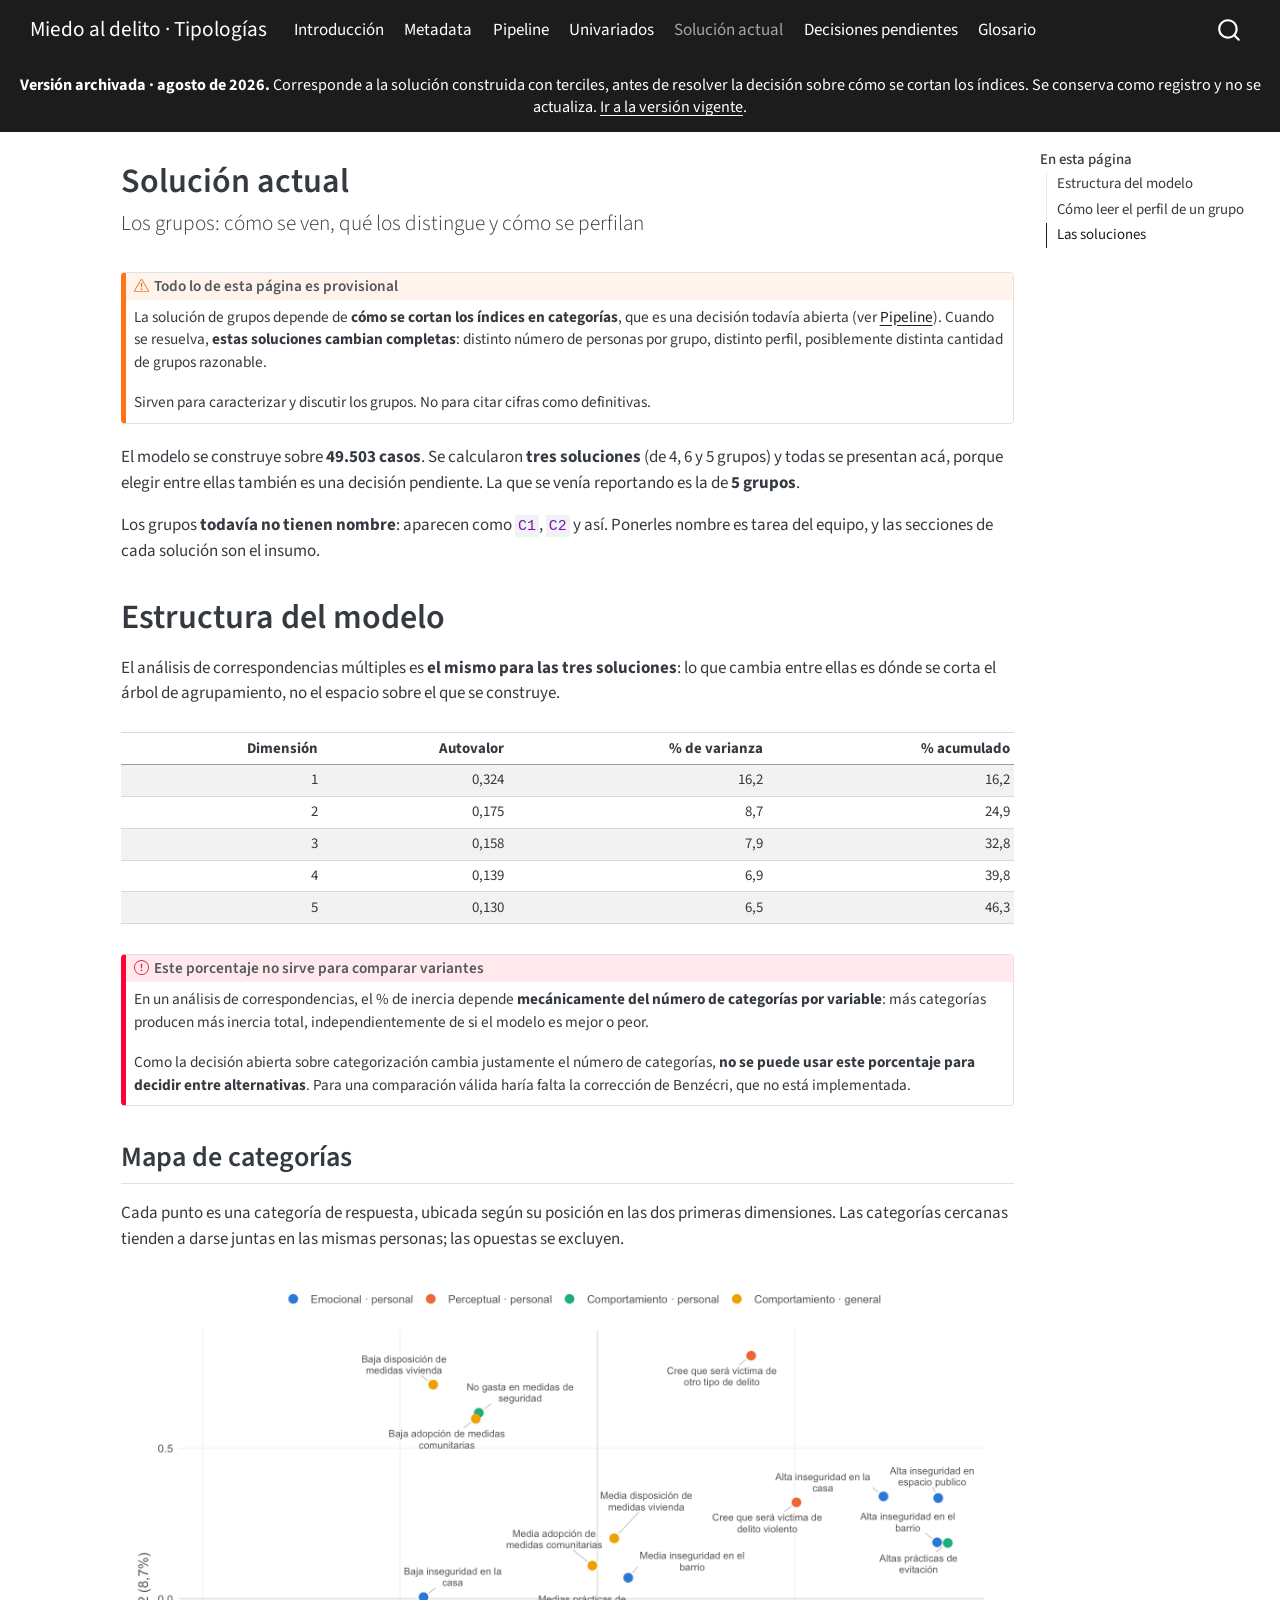
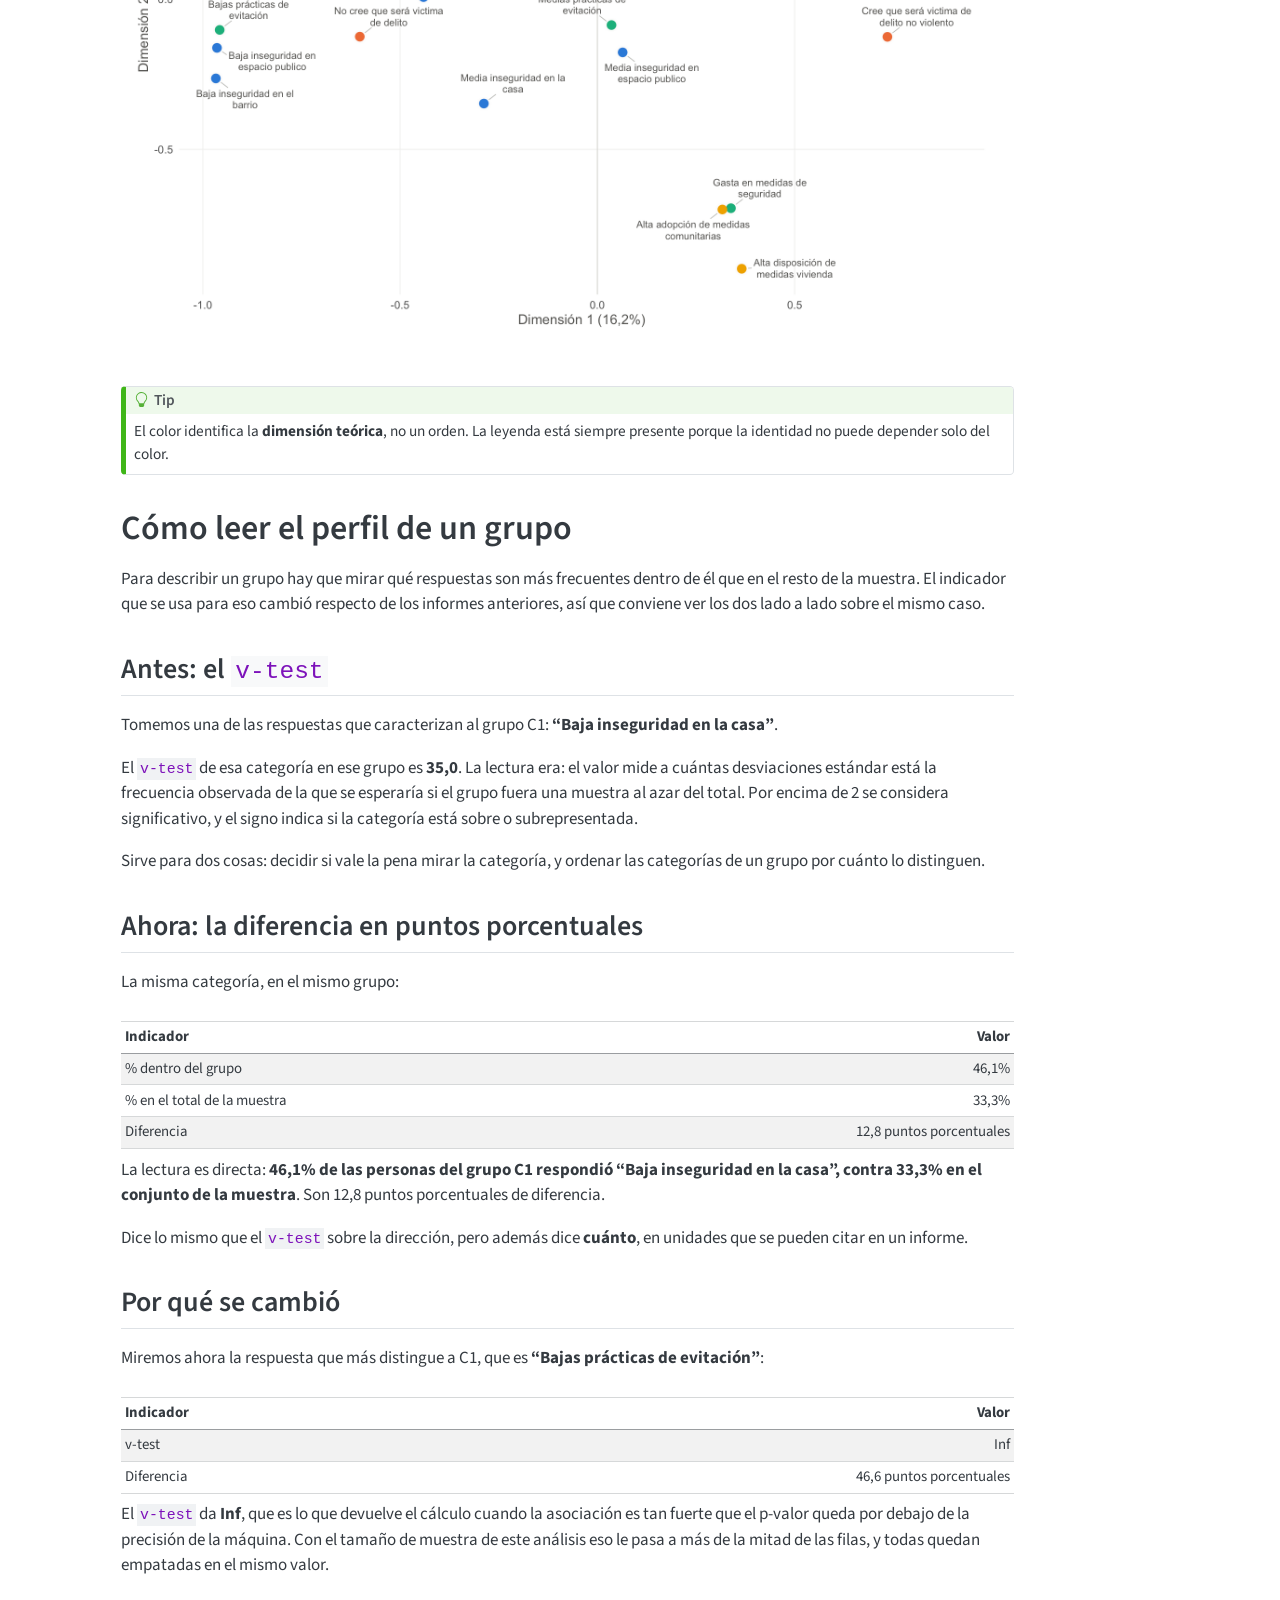
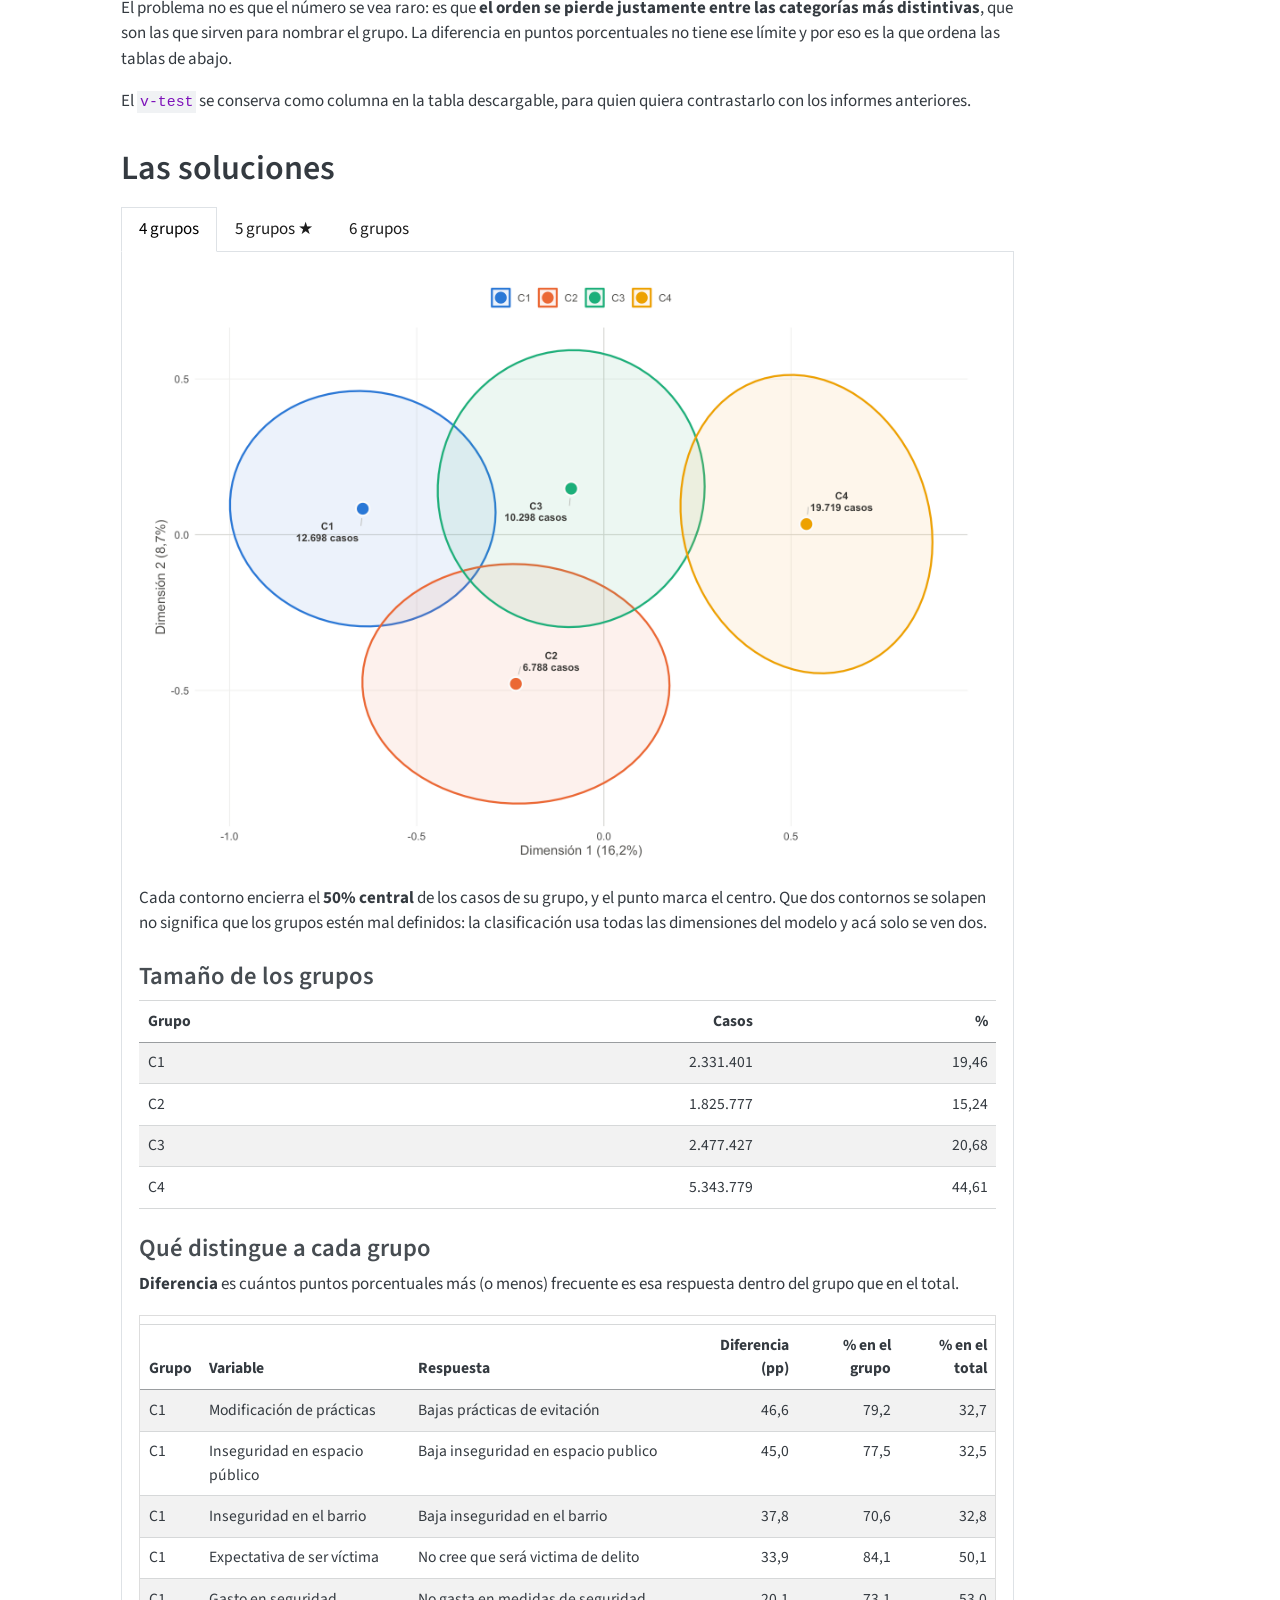
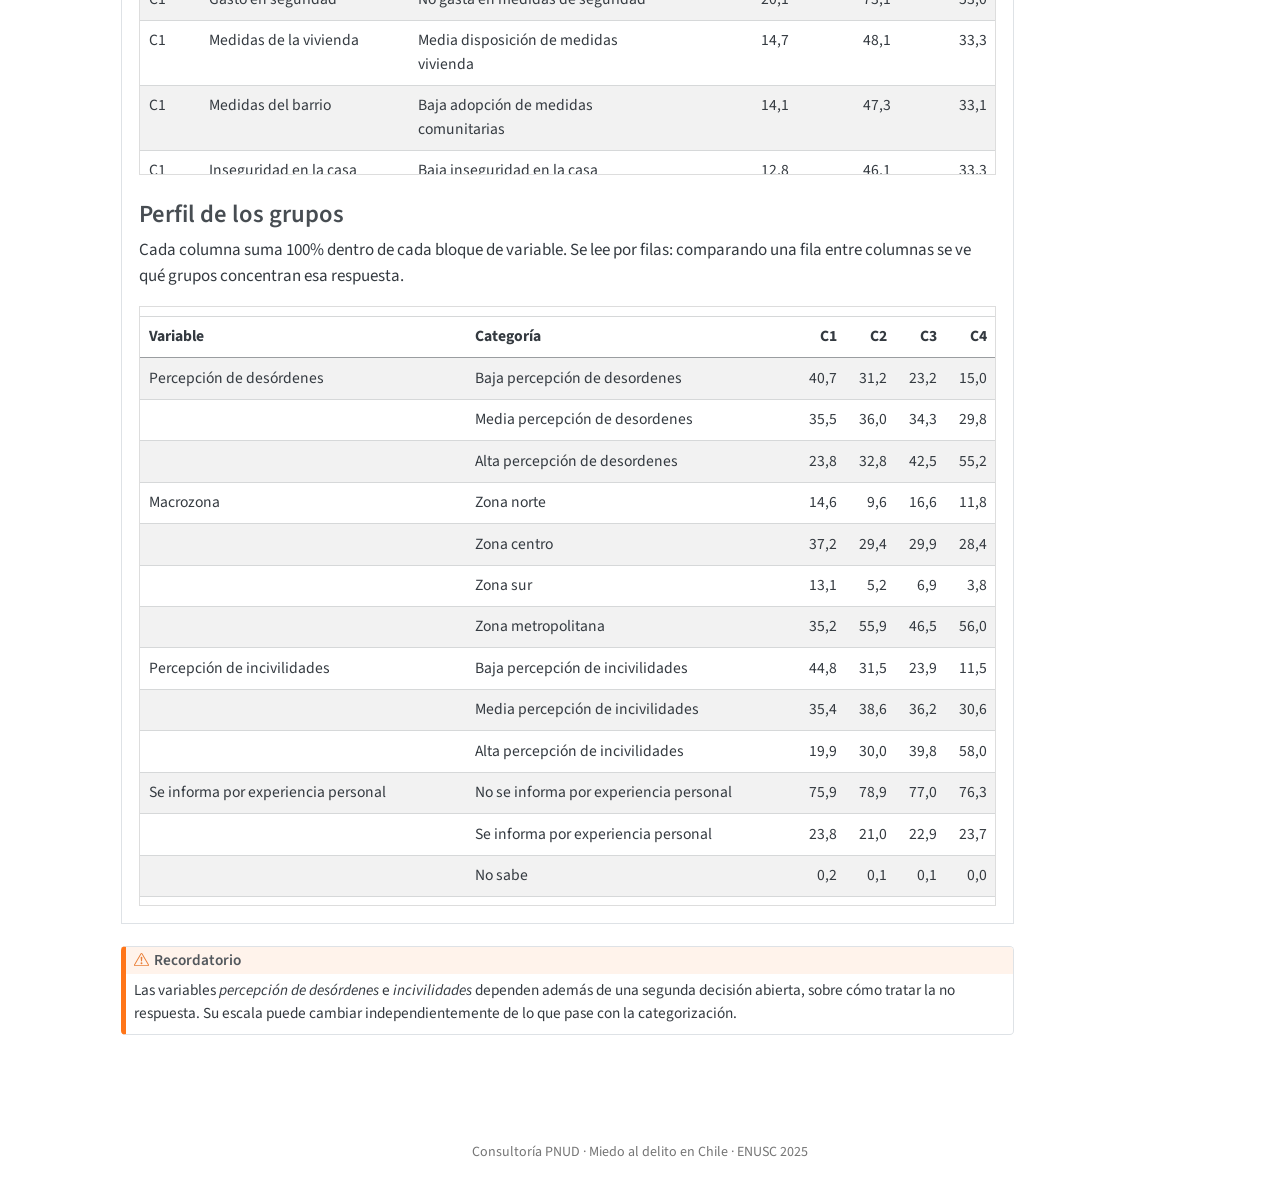
<file: docs/archivo/2025-08-terciles/solucion-actual.html>
<!DOCTYPE html>
<html xmlns="http://www.w3.org/1999/xhtml" lang="es" xml:lang="es"><head>

<meta charset="utf-8">
<meta name="generator" content="quarto-1.8.27">

<meta name="viewport" content="width=device-width, initial-scale=1.0, user-scalable=yes">


<title>Solución actual – Miedo al delito · Tipologías</title>
<style>
code{white-space: pre-wrap;}
span.smallcaps{font-variant: small-caps;}
div.columns{display: flex; gap: min(4vw, 1.5em);}
div.column{flex: auto; overflow-x: auto;}
div.hanging-indent{margin-left: 1.5em; text-indent: -1.5em;}
ul.task-list{list-style: none;}
ul.task-list li input[type="checkbox"] {
  width: 0.8em;
  margin: 0 0.8em 0.2em -1em; /* quarto-specific, see https://github.com/quarto-dev/quarto-cli/issues/4556 */ 
  vertical-align: middle;
}
</style>


<script src="site_libs/quarto-nav/quarto-nav.js"></script>
<script src="site_libs/quarto-nav/headroom.min.js"></script>
<script src="site_libs/clipboard/clipboard.min.js"></script>
<script src="site_libs/quarto-search/autocomplete.umd.js"></script>
<script src="site_libs/quarto-search/fuse.min.js"></script>
<script src="site_libs/quarto-search/quarto-search.js"></script>
<meta name="quarto:offset" content="./">
<script src="site_libs/quarto-html/quarto.js" type="module"></script>
<script src="site_libs/quarto-html/tabsets/tabsets.js" type="module"></script>
<script src="site_libs/quarto-html/axe/axe-check.js" type="module"></script>
<script src="site_libs/quarto-html/popper.min.js"></script>
<script src="site_libs/quarto-html/tippy.umd.min.js"></script>
<script src="site_libs/quarto-html/anchor.min.js"></script>
<link href="site_libs/quarto-html/tippy.css" rel="stylesheet">
<link href="site_libs/quarto-html/quarto-syntax-highlighting-ed96de9b727972fe78a7b5d16c58bf87.css" rel="stylesheet" id="quarto-text-highlighting-styles">
<script src="site_libs/bootstrap/bootstrap.min.js"></script>
<link href="site_libs/bootstrap/bootstrap-icons.css" rel="stylesheet">
<link href="site_libs/bootstrap/bootstrap-294506ca1d7cb857067173e8022ca1b0.min.css" rel="stylesheet" append-hash="true" id="quarto-bootstrap" data-mode="light">
<script id="quarto-search-options" type="application/json">{
  "location": "navbar",
  "copy-button": false,
  "collapse-after": 3,
  "panel-placement": "end",
  "type": "overlay",
  "limit": 50,
  "keyboard-shortcut": [
    "f",
    "/",
    "s"
  ],
  "show-item-context": false,
  "language": {
    "search-no-results-text": "No se han encontrado resultados",
    "search-matching-documents-text": "documentos encontrados",
    "search-copy-link-title": "Copiar el enlace en la búsqueda",
    "search-hide-matches-text": "Ocultar resultados adicionales",
    "search-more-match-text": "resultado adicional en este documento",
    "search-more-matches-text": "resultados adicionales en este documento",
    "search-clear-button-title": "Borrar",
    "search-text-placeholder": "",
    "search-detached-cancel-button-title": "Cancelar",
    "search-submit-button-title": "Enviar",
    "search-label": "Buscar"
  }
}</script>
<script src="site_libs/kePrint-0.0.1/kePrint.js"></script>
<link href="site_libs/lightable-0.0.1/lightable.css" rel="stylesheet">


</head>

<body class="nav-fixed quarto-light"><div style="background:#1c1c1c;color:#fff;padding:.75rem 1rem;font-size:.95rem;line-height:1.4;text-align:center"><strong>Versión archivada &middot; agosto de 2026.</strong> Corresponde a la solución construida con terciles, antes de resolver la decisión sobre cómo se cortan los índices. Se conserva como registro y no se actualiza. <a href="../../index.html" style="color:#fff;text-decoration:underline">Ir a la versión vigente</a>.</div>

<div id="quarto-search-results"></div>
  <header id="quarto-header" class="headroom fixed-top">
    <nav class="navbar navbar-expand-lg " data-bs-theme="dark">
      <div class="navbar-container container-fluid">
      <div class="navbar-brand-container mx-auto">
    <a class="navbar-brand" href="./index.html">
    <span class="navbar-title">Miedo al delito · Tipologías</span>
    </a>
  </div>
            <div id="quarto-search" class="" title="Buscar"></div>
          <button class="navbar-toggler" type="button" data-bs-toggle="collapse" data-bs-target="#navbarCollapse" aria-controls="navbarCollapse" role="menu" aria-expanded="false" aria-label="Navegación de palanca" onclick="if (window.quartoToggleHeadroom) { window.quartoToggleHeadroom(); }">
  <span class="navbar-toggler-icon"></span>
</button>
          <div class="collapse navbar-collapse" id="navbarCollapse">
            <ul class="navbar-nav navbar-nav-scroll me-auto">
  <li class="nav-item">
    <a class="nav-link" href="./index.html"> 
<span class="menu-text">Introducción</span></a>
  </li>  
  <li class="nav-item">
    <a class="nav-link" href="./metadata.html"> 
<span class="menu-text">Metadata</span></a>
  </li>  
  <li class="nav-item">
    <a class="nav-link" href="./pipeline.html"> 
<span class="menu-text">Pipeline</span></a>
  </li>  
  <li class="nav-item">
    <a class="nav-link" href="./univariados.html"> 
<span class="menu-text">Univariados</span></a>
  </li>  
  <li class="nav-item">
    <a class="nav-link active" href="./solucion-actual.html" aria-current="page"> 
<span class="menu-text">Solución actual</span></a>
  </li>  
  <li class="nav-item">
    <a class="nav-link" href="./decisiones.html"> 
<span class="menu-text">Decisiones pendientes</span></a>
  </li>  
  <li class="nav-item">
    <a class="nav-link" href="./glosario.html"> 
<span class="menu-text">Glosario</span></a>
  </li>  
</ul>
          </div> <!-- /navcollapse -->
            <div class="quarto-navbar-tools">
</div>
      </div> <!-- /container-fluid -->
    </nav>
</header>
<!-- content -->
<div id="quarto-content" class="quarto-container page-columns page-rows-contents page-layout-article page-navbar">
<!-- sidebar -->
<!-- margin-sidebar -->
    <div id="quarto-margin-sidebar" class="sidebar margin-sidebar">
        <nav id="TOC" role="doc-toc" class="toc-active">
    <h2 id="toc-title">En esta página</h2>
   
  <ul>
  <li><a href="#estructura-del-modelo" id="toc-estructura-del-modelo" class="nav-link active" data-scroll-target="#estructura-del-modelo">Estructura del modelo</a>
  <ul class="collapse">
  <li><a href="#mapa-de-categorías" id="toc-mapa-de-categorías" class="nav-link" data-scroll-target="#mapa-de-categorías">Mapa de categorías</a></li>
  </ul></li>
  <li><a href="#cómo-leer-el-perfil-de-un-grupo" id="toc-cómo-leer-el-perfil-de-un-grupo" class="nav-link" data-scroll-target="#cómo-leer-el-perfil-de-un-grupo">Cómo leer el perfil de un grupo</a>
  <ul class="collapse">
  <li><a href="#antes-el-v-test" id="toc-antes-el-v-test" class="nav-link" data-scroll-target="#antes-el-v-test">Antes: el <code>v-test</code></a></li>
  <li><a href="#ahora-la-diferencia-en-puntos-porcentuales" id="toc-ahora-la-diferencia-en-puntos-porcentuales" class="nav-link" data-scroll-target="#ahora-la-diferencia-en-puntos-porcentuales">Ahora: la diferencia en puntos porcentuales</a></li>
  <li><a href="#por-qué-se-cambió" id="toc-por-qué-se-cambió" class="nav-link" data-scroll-target="#por-qué-se-cambió">Por qué se cambió</a></li>
  </ul></li>
  <li><a href="#las-soluciones" id="toc-las-soluciones" class="nav-link" data-scroll-target="#las-soluciones">Las soluciones</a></li>
  </ul>
</nav>
    </div>
<!-- main -->
<main class="content" id="quarto-document-content">

<header id="title-block-header" class="quarto-title-block default">
<div class="quarto-title">
<h1 class="title">Solución actual</h1>
<p class="subtitle lead">Los grupos: cómo se ven, qué los distingue y cómo se perfilan</p>
</div>



<div class="quarto-title-meta">

    
  
    
  </div>
  


</header>


<div class="callout callout-style-default callout-warning callout-titled">
<div class="callout-header d-flex align-content-center">
<div class="callout-icon-container">
<i class="callout-icon"></i>
</div>
<div class="callout-title-container flex-fill">
<span class="screen-reader-only">Advertencia</span>Todo lo de esta página es provisional
</div>
</div>
<div class="callout-body-container callout-body">
<p>La solución de grupos depende de <strong>cómo se cortan los índices en categorías</strong>, que es una decisión todavía abierta (ver <a href="pipeline.html#categorización">Pipeline</a>). Cuando se resuelva, <strong>estas soluciones cambian completas</strong>: distinto número de personas por grupo, distinto perfil, posiblemente distinta cantidad de grupos razonable.</p>
<p>Sirven para caracterizar y discutir los grupos. No para citar cifras como definitivas.</p>
</div>
</div>
<p>El modelo se construye sobre <strong>49.503 casos</strong>. Se calcularon <strong>tres soluciones</strong> (de 4, 6 y 5 grupos) y todas se presentan acá, porque elegir entre ellas también es una decisión pendiente. La que se venía reportando es la de <strong>5 grupos</strong>.</p>
<p>Los grupos <strong>todavía no tienen nombre</strong>: aparecen como <code>C1</code>, <code>C2</code> y así. Ponerles nombre es tarea del equipo, y las secciones de cada solución son el insumo.</p>
<section id="estructura-del-modelo" class="level1">
<h1>Estructura del modelo</h1>
<p>El análisis de correspondencias múltiples es <strong>el mismo para las tres soluciones</strong>: lo que cambia entre ellas es dónde se corta el árbol de agrupamiento, no el espacio sobre el que se construye.</p>
<div class="cell">
<div class="cell-output-display">
<table class="table table-striped table-hover table-condensed caption-top table-sm small">
<thead>
<tr class="header">
<th data-quarto-table-cell-role="th" style="text-align: right; position: sticky; top: 0; background-color: #FFFFFF;">Dimensión</th>
<th data-quarto-table-cell-role="th" style="text-align: right; position: sticky; top: 0; background-color: #FFFFFF;">Autovalor</th>
<th data-quarto-table-cell-role="th" style="text-align: right; position: sticky; top: 0; background-color: #FFFFFF;">% de varianza</th>
<th data-quarto-table-cell-role="th" style="text-align: right; position: sticky; top: 0; background-color: #FFFFFF;">% acumulado</th>
</tr>
</thead>
<tbody>
<tr class="odd">
<td style="text-align: right;">1</td>
<td style="text-align: right;">0,324</td>
<td style="text-align: right;">16,2</td>
<td style="text-align: right;">16,2</td>
</tr>
<tr class="even">
<td style="text-align: right;">2</td>
<td style="text-align: right;">0,175</td>
<td style="text-align: right;">8,7</td>
<td style="text-align: right;">24,9</td>
</tr>
<tr class="odd">
<td style="text-align: right;">3</td>
<td style="text-align: right;">0,158</td>
<td style="text-align: right;">7,9</td>
<td style="text-align: right;">32,8</td>
</tr>
<tr class="even">
<td style="text-align: right;">4</td>
<td style="text-align: right;">0,139</td>
<td style="text-align: right;">6,9</td>
<td style="text-align: right;">39,8</td>
</tr>
<tr class="odd">
<td style="text-align: right;">5</td>
<td style="text-align: right;">0,130</td>
<td style="text-align: right;">6,5</td>
<td style="text-align: right;">46,3</td>
</tr>
</tbody>
</table>
</div>
</div>
<div class="callout callout-style-default callout-important callout-titled">
<div class="callout-header d-flex align-content-center">
<div class="callout-icon-container">
<i class="callout-icon"></i>
</div>
<div class="callout-title-container flex-fill">
<span class="screen-reader-only">Importante</span>Este porcentaje no sirve para comparar variantes
</div>
</div>
<div class="callout-body-container callout-body">
<p>En un análisis de correspondencias, el % de inercia depende <strong>mecánicamente del número de categorías por variable</strong>: más categorías producen más inercia total, independientemente de si el modelo es mejor o peor.</p>
<p>Como la decisión abierta sobre categorización cambia justamente el número de categorías, <strong>no se puede usar este porcentaje para decidir entre alternativas</strong>. Para una comparación válida haría falta la corrección de Benzécri, que no está implementada.</p>
</div>
</div>
<section id="mapa-de-categorías" class="level2">
<h2 class="anchored" data-anchor-id="mapa-de-categorías">Mapa de categorías</h2>
<p>Cada punto es una categoría de respuesta, ubicada según su posición en las dos primeras dimensiones. Las categorías cercanas tienden a darse juntas en las mismas personas; las opuestas se excluyen.</p>
<div class="cell">
<div class="cell-output-display">
<div>
<figure class="figure">
<p><img src="solucion-actual_files/figure-html/biplot-1.png" class="img-fluid figure-img" width="960"></p>
</figure>
</div>
</div>
</div>
<div class="callout callout-style-default callout-tip callout-titled">
<div class="callout-header d-flex align-content-center">
<div class="callout-icon-container">
<i class="callout-icon"></i>
</div>
<div class="callout-title-container flex-fill">
Tip
</div>
</div>
<div class="callout-body-container callout-body">
<p>El color identifica la <strong>dimensión teórica</strong>, no un orden. La leyenda está siempre presente porque la identidad no puede depender solo del color.</p>
</div>
</div>
</section>
</section>
<section id="cómo-leer-el-perfil-de-un-grupo" class="level1">
<h1>Cómo leer el perfil de un grupo</h1>
<p>Para describir un grupo hay que mirar qué respuestas son más frecuentes dentro de él que en el resto de la muestra. El indicador que se usa para eso cambió respecto de los informes anteriores, así que conviene ver los dos lado a lado sobre el mismo caso.</p>
<section id="antes-el-v-test" class="level2">
<h2 class="anchored" data-anchor-id="antes-el-v-test">Antes: el <code>v-test</code></h2>
<p>Tomemos una de las respuestas que caracterizan al grupo C1: <strong>“Baja inseguridad en la casa”</strong>.</p>
<p>El <code>v-test</code> de esa categoría en ese grupo es <strong>35,0</strong>. La lectura era: el valor mide a cuántas desviaciones estándar está la frecuencia observada de la que se esperaría si el grupo fuera una muestra al azar del total. Por encima de 2 se considera significativo, y el signo indica si la categoría está sobre o subrepresentada.</p>
<p>Sirve para dos cosas: decidir si vale la pena mirar la categoría, y ordenar las categorías de un grupo por cuánto lo distinguen.</p>
</section>
<section id="ahora-la-diferencia-en-puntos-porcentuales" class="level2">
<h2 class="anchored" data-anchor-id="ahora-la-diferencia-en-puntos-porcentuales">Ahora: la diferencia en puntos porcentuales</h2>
<p>La misma categoría, en el mismo grupo:</p>
<div class="cell">
<div class="cell-output-display">
<table class="table table-striped table-hover table-condensed caption-top table-sm small">
<thead>
<tr class="header">
<th data-quarto-table-cell-role="th" style="text-align: left; position: sticky; top: 0; background-color: #FFFFFF;">Indicador</th>
<th data-quarto-table-cell-role="th" style="text-align: right; position: sticky; top: 0; background-color: #FFFFFF;">Valor</th>
</tr>
</thead>
<tbody>
<tr class="odd">
<td style="text-align: left;">% dentro del grupo</td>
<td style="text-align: right;">46,1%</td>
</tr>
<tr class="even">
<td style="text-align: left;">% en el total de la muestra</td>
<td style="text-align: right;">33,3%</td>
</tr>
<tr class="odd">
<td style="text-align: left;">Diferencia</td>
<td style="text-align: right;">12,8 puntos porcentuales</td>
</tr>
</tbody>
</table>
</div>
</div>
<p>La lectura es directa: <strong>46,1% de las personas del grupo C1 respondió “Baja inseguridad en la casa”, contra 33,3% en el conjunto de la muestra</strong>. Son 12,8 puntos porcentuales de diferencia.</p>
<p>Dice lo mismo que el <code>v-test</code> sobre la dirección, pero además dice <strong>cuánto</strong>, en unidades que se pueden citar en un informe.</p>
</section>
<section id="por-qué-se-cambió" class="level2">
<h2 class="anchored" data-anchor-id="por-qué-se-cambió">Por qué se cambió</h2>
<p>Miremos ahora la respuesta que más distingue a C1, que es <strong>“Bajas prácticas de evitación”</strong>:</p>
<div class="cell">
<div class="cell-output-display">
<table class="table table-striped table-hover table-condensed caption-top table-sm small">
<thead>
<tr class="header">
<th data-quarto-table-cell-role="th" style="text-align: left; position: sticky; top: 0; background-color: #FFFFFF;">Indicador</th>
<th data-quarto-table-cell-role="th" style="text-align: right; position: sticky; top: 0; background-color: #FFFFFF;">Valor</th>
</tr>
</thead>
<tbody>
<tr class="odd">
<td style="text-align: left;">v-test</td>
<td style="text-align: right;">Inf</td>
</tr>
<tr class="even">
<td style="text-align: left;">Diferencia</td>
<td style="text-align: right;">46,6 puntos porcentuales</td>
</tr>
</tbody>
</table>
</div>
</div>
<p>El <code>v-test</code> da <strong>Inf</strong>, que es lo que devuelve el cálculo cuando la asociación es tan fuerte que el p-valor queda por debajo de la precisión de la máquina. Con el tamaño de muestra de este análisis eso le pasa a más de la mitad de las filas, y todas quedan empatadas en el mismo valor.</p>
<p>El problema no es que el número se vea raro: es que <strong>el orden se pierde justamente entre las categorías más distintivas</strong>, que son las que sirven para nombrar el grupo. La diferencia en puntos porcentuales no tiene ese límite y por eso es la que ordena las tablas de abajo.</p>
<p>El <code>v-test</code> se conserva como columna en la tabla descargable, para quien quiera contrastarlo con los informes anteriores.</p>
</section>
</section>
<section id="las-soluciones" class="level1">
<h1>Las soluciones</h1>
<div class="tabset-margin-container"></div><div class="panel-tabset">
<ul class="nav nav-tabs" role="tablist"><li class="nav-item" role="presentation"><a class="nav-link active" id="tabset-1-1-tab" data-bs-toggle="tab" data-bs-target="#tabset-1-1" role="tab" aria-controls="tabset-1-1" aria-selected="true" href="">4 grupos</a></li><li class="nav-item" role="presentation"><a class="nav-link" id="tabset-1-2-tab" data-bs-toggle="tab" data-bs-target="#tabset-1-2" role="tab" aria-controls="tabset-1-2" aria-selected="false" href="">5 grupos ★</a></li><li class="nav-item" role="presentation"><a class="nav-link" id="tabset-1-3-tab" data-bs-toggle="tab" data-bs-target="#tabset-1-3" role="tab" aria-controls="tabset-1-3" aria-selected="false" href="">6 grupos</a></li></ul>
<div class="tab-content">
<div id="tabset-1-1" class="tab-pane active" role="tabpanel" aria-labelledby="tabset-1-1-tab">
<p><img src="solucion-actual_files/figure-html/soluciones-1.png" class="img-fluid" width="960"></p>
<p>Cada contorno encierra el <strong>50% central</strong> de los casos de su grupo, y el punto marca el centro. Que dos contornos se solapen no significa que los grupos estén mal definidos: la clasificación usa todas las dimensiones del modelo y acá solo se ven dos.</p>
<section id="tamaño-de-los-grupos" class="level3">
<h3 class="anchored" data-anchor-id="tamaño-de-los-grupos">Tamaño de los grupos</h3>
<table class="table table-striped table-hover table-condensed" style="margin-left: auto; margin-right: auto;">
<thead>
<tr>
<th style="text-align:left;position: sticky; top:0; background-color: #FFFFFF;">
Grupo
</th>
<th style="text-align:right;position: sticky; top:0; background-color: #FFFFFF;">
Casos
</th>
<th style="text-align:right;position: sticky; top:0; background-color: #FFFFFF;">
%
</th>
</tr>
</thead>
<tbody>
<tr>
<td style="text-align:left;">
C1
</td>
<td style="text-align:right;">
2.331.401
</td>
<td style="text-align:right;">
19,46
</td>
</tr>
<tr>
<td style="text-align:left;">
C2
</td>
<td style="text-align:right;">
1.825.777
</td>
<td style="text-align:right;">
15,24
</td>
</tr>
<tr>
<td style="text-align:left;">
C3
</td>
<td style="text-align:right;">
2.477.427
</td>
<td style="text-align:right;">
20,68
</td>
</tr>
<tr>
<td style="text-align:left;">
C4
</td>
<td style="text-align:right;">
5.343.779
</td>
<td style="text-align:right;">
44,61
</td>
</tr>
</tbody>
</table>
</section>
<section id="qué-distingue-a-cada-grupo" class="level3">
<h3 class="anchored" data-anchor-id="qué-distingue-a-cada-grupo">Qué distingue a cada grupo</h3>
<p><strong>Diferencia</strong> es cuántos puntos porcentuales más (o menos) frecuente es esa respuesta dentro del grupo que en el total.</p>
<div style="border: 1px solid #ddd; padding: 0px; overflow-x: auto;overflow-y: scroll; height:460px; ">
<table class="table table-striped table-hover table-condensed" style="margin-left: auto; margin-right: auto;">
<thead>
<tr>
<th style="text-align:left;position: sticky; top:0; background-color: #FFFFFF;position: sticky; top:0; background-color: #FFFFFF;">
Grupo
</th>
<th style="text-align:left;position: sticky; top:0; background-color: #FFFFFF;position: sticky; top:0; background-color: #FFFFFF;">
Variable
</th>
<th style="text-align:left;position: sticky; top:0; background-color: #FFFFFF;position: sticky; top:0; background-color: #FFFFFF;">
Respuesta
</th>
<th style="text-align:right;position: sticky; top:0; background-color: #FFFFFF;position: sticky; top:0; background-color: #FFFFFF;">
Diferencia (pp)
</th>
<th style="text-align:right;position: sticky; top:0; background-color: #FFFFFF;position: sticky; top:0; background-color: #FFFFFF;">
% en el grupo
</th>
<th style="text-align:right;position: sticky; top:0; background-color: #FFFFFF;position: sticky; top:0; background-color: #FFFFFF;">
% en el total
</th>
</tr>
</thead>
<tbody>
<tr>
<td style="text-align:left;">
C1
</td>
<td style="text-align:left;">
Modificación de prácticas
</td>
<td style="text-align:left;">
Bajas prácticas de evitación
</td>
<td style="text-align:right;">
46,6
</td>
<td style="text-align:right;">
79,2
</td>
<td style="text-align:right;">
32,7
</td>
</tr>
<tr>
<td style="text-align:left;">
C1
</td>
<td style="text-align:left;">
Inseguridad en espacio público
</td>
<td style="text-align:left;">
Baja inseguridad en espacio publico
</td>
<td style="text-align:right;">
45,0
</td>
<td style="text-align:right;">
77,5
</td>
<td style="text-align:right;">
32,5
</td>
</tr>
<tr>
<td style="text-align:left;">
C1
</td>
<td style="text-align:left;">
Inseguridad en el barrio
</td>
<td style="text-align:left;">
Baja inseguridad en el barrio
</td>
<td style="text-align:right;">
37,8
</td>
<td style="text-align:right;">
70,6
</td>
<td style="text-align:right;">
32,8
</td>
</tr>
<tr>
<td style="text-align:left;">
C1
</td>
<td style="text-align:left;">
Expectativa de ser víctima
</td>
<td style="text-align:left;">
No cree que será victima de delito
</td>
<td style="text-align:right;">
33,9
</td>
<td style="text-align:right;">
84,1
</td>
<td style="text-align:right;">
50,1
</td>
</tr>
<tr>
<td style="text-align:left;">
C1
</td>
<td style="text-align:left;">
Gasto en seguridad
</td>
<td style="text-align:left;">
No gasta en medidas de seguridad
</td>
<td style="text-align:right;">
20,1
</td>
<td style="text-align:right;">
73,1
</td>
<td style="text-align:right;">
53,0
</td>
</tr>
<tr>
<td style="text-align:left;">
C1
</td>
<td style="text-align:left;">
Medidas de la vivienda
</td>
<td style="text-align:left;">
Media disposición de medidas vivienda
</td>
<td style="text-align:right;">
14,7
</td>
<td style="text-align:right;">
48,1
</td>
<td style="text-align:right;">
33,3
</td>
</tr>
<tr>
<td style="text-align:left;">
C1
</td>
<td style="text-align:left;">
Medidas del barrio
</td>
<td style="text-align:left;">
Baja adopción de medidas comunitarias
</td>
<td style="text-align:right;">
14,1
</td>
<td style="text-align:right;">
47,3
</td>
<td style="text-align:right;">
33,1
</td>
</tr>
<tr>
<td style="text-align:left;">
C1
</td>
<td style="text-align:left;">
Inseguridad en la casa
</td>
<td style="text-align:left;">
Baja inseguridad en la casa
</td>
<td style="text-align:right;">
12,8
</td>
<td style="text-align:right;">
46,1
</td>
<td style="text-align:right;">
33,3
</td>
</tr>
<tr>
<td style="text-align:left;">
C1
</td>
<td style="text-align:left;">
Medidas de la vivienda
</td>
<td style="text-align:left;">
Baja disposición de medidas vivienda
</td>
<td style="text-align:right;">
11,2
</td>
<td style="text-align:right;">
44,2
</td>
<td style="text-align:right;">
33,0
</td>
</tr>
<tr>
<td style="text-align:left;">
C1
</td>
<td style="text-align:left;">
Inseguridad en la casa
</td>
<td style="text-align:left;">
Media inseguridad en la casa
</td>
<td style="text-align:right;">
4,0
</td>
<td style="text-align:right;">
37,2
</td>
<td style="text-align:right;">
33,2
</td>
</tr>
<tr>
<td style="text-align:left;">
C1
</td>
<td style="text-align:left;">
Medidas del barrio
</td>
<td style="text-align:left;">
Media adopción de medidas comunitarias
</td>
<td style="text-align:right;">
0,8
</td>
<td style="text-align:right;">
34,1
</td>
<td style="text-align:right;">
33,3
</td>
</tr>
<tr>
<td style="text-align:left;">
C1
</td>
<td style="text-align:left;">
Expectativa de ser víctima
</td>
<td style="text-align:left;">
Cree que será victima de otro tipo de delito
</td>
<td style="text-align:right;">
-0,1
</td>
<td style="text-align:right;">
0,0
</td>
<td style="text-align:right;">
0,1
</td>
</tr>
<tr>
<td style="text-align:left;">
C1
</td>
<td style="text-align:left;">
Inseguridad en el barrio
</td>
<td style="text-align:left;">
Media inseguridad en el barrio
</td>
<td style="text-align:right;">
-10,4
</td>
<td style="text-align:right;">
23,0
</td>
<td style="text-align:right;">
33,4
</td>
</tr>
<tr>
<td style="text-align:left;">
C1
</td>
<td style="text-align:left;">
Medidas del barrio
</td>
<td style="text-align:left;">
Alta adopción de medidas comunitarias
</td>
<td style="text-align:right;">
-14,9
</td>
<td style="text-align:right;">
18,7
</td>
<td style="text-align:right;">
33,6
</td>
</tr>
<tr>
<td style="text-align:left;">
C1
</td>
<td style="text-align:left;">
Expectativa de ser víctima
</td>
<td style="text-align:left;">
Cree que será victima de delito no violento
</td>
<td style="text-align:right;">
-16,2
</td>
<td style="text-align:right;">
5,6
</td>
<td style="text-align:right;">
21,8
</td>
</tr>
<tr>
<td style="text-align:left;">
C1
</td>
<td style="text-align:left;">
Inseguridad en la casa
</td>
<td style="text-align:left;">
Alta inseguridad en la casa
</td>
<td style="text-align:right;">
-16,8
</td>
<td style="text-align:right;">
16,6
</td>
<td style="text-align:right;">
33,4
</td>
</tr>
<tr>
<td style="text-align:left;">
C1
</td>
<td style="text-align:left;">
Expectativa de ser víctima
</td>
<td style="text-align:left;">
Cree que será victima de delito violento
</td>
<td style="text-align:right;">
-17,6
</td>
<td style="text-align:right;">
10,3
</td>
<td style="text-align:right;">
27,9
</td>
</tr>
<tr>
<td style="text-align:left;">
C1
</td>
<td style="text-align:left;">
Inseguridad en espacio público
</td>
<td style="text-align:left;">
Media inseguridad en espacio publico
</td>
<td style="text-align:right;">
-19,1
</td>
<td style="text-align:right;">
14,6
</td>
<td style="text-align:right;">
33,7
</td>
</tr>
<tr>
<td style="text-align:left;">
C1
</td>
<td style="text-align:left;">
Modificación de prácticas
</td>
<td style="text-align:left;">
Medias prácticas de evitación
</td>
<td style="text-align:right;">
-19,2
</td>
<td style="text-align:right;">
14,3
</td>
<td style="text-align:right;">
33,4
</td>
</tr>
<tr>
<td style="text-align:left;">
C1
</td>
<td style="text-align:left;">
Gasto en seguridad
</td>
<td style="text-align:left;">
Gasta en medidas de seguridad
</td>
<td style="text-align:right;">
-20,1
</td>
<td style="text-align:right;">
26,9
</td>
<td style="text-align:right;">
47,0
</td>
</tr>
<tr>
<td style="text-align:left;">
C1
</td>
<td style="text-align:left;">
Inseguridad en espacio público
</td>
<td style="text-align:left;">
Alta inseguridad en espacio publico
</td>
<td style="text-align:right;">
-25,9
</td>
<td style="text-align:right;">
7,9
</td>
<td style="text-align:right;">
33,8
</td>
</tr>
<tr>
<td style="text-align:left;">
C1
</td>
<td style="text-align:left;">
Medidas de la vivienda
</td>
<td style="text-align:left;">
Alta disposición de medidas vivienda
</td>
<td style="text-align:right;">
-25,9
</td>
<td style="text-align:right;">
7,7
</td>
<td style="text-align:right;">
33,7
</td>
</tr>
<tr>
<td style="text-align:left;">
C1
</td>
<td style="text-align:left;">
Modificación de prácticas
</td>
<td style="text-align:left;">
Altas prácticas de evitación
</td>
<td style="text-align:right;">
-27,4
</td>
<td style="text-align:right;">
6,5
</td>
<td style="text-align:right;">
33,9
</td>
</tr>
<tr>
<td style="text-align:left;">
C1
</td>
<td style="text-align:left;">
Inseguridad en el barrio
</td>
<td style="text-align:left;">
Alta inseguridad en el barrio
</td>
<td style="text-align:right;">
-27,4
</td>
<td style="text-align:right;">
6,4
</td>
<td style="text-align:right;">
33,8
</td>
</tr>
<tr>
<td style="text-align:left;">
C2
</td>
<td style="text-align:left;">
Medidas de la vivienda
</td>
<td style="text-align:left;">
Alta disposición de medidas vivienda
</td>
<td style="text-align:right;">
43,2
</td>
<td style="text-align:right;">
76,8
</td>
<td style="text-align:right;">
33,7
</td>
</tr>
<tr>
<td style="text-align:left;">
C2
</td>
<td style="text-align:left;">
Gasto en seguridad
</td>
<td style="text-align:left;">
Gasta en medidas de seguridad
</td>
<td style="text-align:right;">
26,9
</td>
<td style="text-align:right;">
74,0
</td>
<td style="text-align:right;">
47,0
</td>
</tr>
<tr>
<td style="text-align:left;">
C2
</td>
<td style="text-align:left;">
Inseguridad en el barrio
</td>
<td style="text-align:left;">
Baja inseguridad en el barrio
</td>
<td style="text-align:right;">
26,0
</td>
<td style="text-align:right;">
58,8
</td>
<td style="text-align:right;">
32,8
</td>
</tr>
<tr>
<td style="text-align:left;">
C2
</td>
<td style="text-align:left;">
Expectativa de ser víctima
</td>
<td style="text-align:left;">
No cree que será victima de delito
</td>
<td style="text-align:right;">
20,2
</td>
<td style="text-align:right;">
70,3
</td>
<td style="text-align:right;">
50,1
</td>
</tr>
<tr>
<td style="text-align:left;">
C2
</td>
<td style="text-align:left;">
Inseguridad en espacio público
</td>
<td style="text-align:left;">
Baja inseguridad en espacio publico
</td>
<td style="text-align:right;">
19,5
</td>
<td style="text-align:right;">
52,0
</td>
<td style="text-align:right;">
32,5
</td>
</tr>
<tr>
<td style="text-align:left;">
C2
</td>
<td style="text-align:left;">
Medidas del barrio
</td>
<td style="text-align:left;">
Alta adopción de medidas comunitarias
</td>
<td style="text-align:right;">
18,8
</td>
<td style="text-align:right;">
52,4
</td>
<td style="text-align:right;">
33,6
</td>
</tr>
<tr>
<td style="text-align:left;">
C2
</td>
<td style="text-align:left;">
Inseguridad en la casa
</td>
<td style="text-align:left;">
Media inseguridad en la casa
</td>
<td style="text-align:right;">
17,2
</td>
<td style="text-align:right;">
50,4
</td>
<td style="text-align:right;">
33,2
</td>
</tr>
<tr>
<td style="text-align:left;">
C2
</td>
<td style="text-align:left;">
Modificación de prácticas
</td>
<td style="text-align:left;">
Bajas prácticas de evitación
</td>
<td style="text-align:right;">
17,0
</td>
<td style="text-align:right;">
49,7
</td>
<td style="text-align:right;">
32,7
</td>
</tr>
<tr>
<td style="text-align:left;">
C2
</td>
<td style="text-align:left;">
Modificación de prácticas
</td>
<td style="text-align:left;">
Medias prácticas de evitación
</td>
<td style="text-align:right;">
3,4
</td>
<td style="text-align:right;">
36,9
</td>
<td style="text-align:right;">
33,4
</td>
</tr>
<tr>
<td style="text-align:left;">
C2
</td>
<td style="text-align:left;">
Inseguridad en la casa
</td>
<td style="text-align:left;">
Baja inseguridad en la casa
</td>
<td style="text-align:right;">
2,5
</td>
<td style="text-align:right;">
35,8
</td>
<td style="text-align:right;">
33,3
</td>
</tr>
<tr>
<td style="text-align:left;">
C2
</td>
<td style="text-align:left;">
Inseguridad en espacio público
</td>
<td style="text-align:left;">
Media inseguridad en espacio publico
</td>
<td style="text-align:right;">
2,2
</td>
<td style="text-align:right;">
36,0
</td>
<td style="text-align:right;">
33,7
</td>
</tr>
<tr>
<td style="text-align:left;">
C2
</td>
<td style="text-align:left;">
Expectativa de ser víctima
</td>
<td style="text-align:left;">
Cree que será victima de otro tipo de delito
</td>
<td style="text-align:right;">
-0,1
</td>
<td style="text-align:right;">
0,0
</td>
<td style="text-align:right;">
0,1
</td>
</tr>
<tr>
<td style="text-align:left;">
C2
</td>
<td style="text-align:left;">
Medidas del barrio
</td>
<td style="text-align:left;">
Media adopción de medidas comunitarias
</td>
<td style="text-align:right;">
-1,5
</td>
<td style="text-align:right;">
31,8
</td>
<td style="text-align:right;">
33,3
</td>
</tr>
<tr>
<td style="text-align:left;">
C2
</td>
<td style="text-align:left;">
Expectativa de ser víctima
</td>
<td style="text-align:left;">
Cree que será victima de delito no violento
</td>
<td style="text-align:right;">
-7,8
</td>
<td style="text-align:right;">
14,0
</td>
<td style="text-align:right;">
21,8
</td>
</tr>
<tr>
<td style="text-align:left;">
C2
</td>
<td style="text-align:left;">
Inseguridad en el barrio
</td>
<td style="text-align:left;">
Media inseguridad en el barrio
</td>
<td style="text-align:right;">
-9,1
</td>
<td style="text-align:right;">
24,3
</td>
<td style="text-align:right;">
33,4
</td>
</tr>
<tr>
<td style="text-align:left;">
C2
</td>
<td style="text-align:left;">
Expectativa de ser víctima
</td>
<td style="text-align:left;">
Cree que será victima de delito violento
</td>
<td style="text-align:right;">
-12,3
</td>
<td style="text-align:right;">
15,6
</td>
<td style="text-align:right;">
27,9
</td>
</tr>
<tr>
<td style="text-align:left;">
C2
</td>
<td style="text-align:left;">
Medidas de la vivienda
</td>
<td style="text-align:left;">
Baja disposición de medidas vivienda
</td>
<td style="text-align:right;">
-15,9
</td>
<td style="text-align:right;">
17,1
</td>
<td style="text-align:right;">
33,0
</td>
</tr>
<tr>
<td style="text-align:left;">
C2
</td>
<td style="text-align:left;">
Inseguridad en el barrio
</td>
<td style="text-align:left;">
Alta inseguridad en el barrio
</td>
<td style="text-align:right;">
-16,9
</td>
<td style="text-align:right;">
16,9
</td>
<td style="text-align:right;">
33,8
</td>
</tr>
<tr>
<td style="text-align:left;">
C2
</td>
<td style="text-align:left;">
Medidas del barrio
</td>
<td style="text-align:left;">
Baja adopción de medidas comunitarias
</td>
<td style="text-align:right;">
-17,3
</td>
<td style="text-align:right;">
15,8
</td>
<td style="text-align:right;">
33,1
</td>
</tr>
<tr>
<td style="text-align:left;">
C2
</td>
<td style="text-align:left;">
Inseguridad en la casa
</td>
<td style="text-align:left;">
Alta inseguridad en la casa
</td>
<td style="text-align:right;">
-19,7
</td>
<td style="text-align:right;">
13,7
</td>
<td style="text-align:right;">
33,4
</td>
</tr>
<tr>
<td style="text-align:left;">
C2
</td>
<td style="text-align:left;">
Modificación de prácticas
</td>
<td style="text-align:left;">
Altas prácticas de evitación
</td>
<td style="text-align:right;">
-20,4
</td>
<td style="text-align:right;">
13,5
</td>
<td style="text-align:right;">
33,9
</td>
</tr>
<tr>
<td style="text-align:left;">
C2
</td>
<td style="text-align:left;">
Inseguridad en espacio público
</td>
<td style="text-align:left;">
Alta inseguridad en espacio publico
</td>
<td style="text-align:right;">
-21,8
</td>
<td style="text-align:right;">
12,0
</td>
<td style="text-align:right;">
33,8
</td>
</tr>
<tr>
<td style="text-align:left;">
C2
</td>
<td style="text-align:left;">
Gasto en seguridad
</td>
<td style="text-align:left;">
No gasta en medidas de seguridad
</td>
<td style="text-align:right;">
-26,9
</td>
<td style="text-align:right;">
26,0
</td>
<td style="text-align:right;">
53,0
</td>
</tr>
<tr>
<td style="text-align:left;">
C2
</td>
<td style="text-align:left;">
Medidas de la vivienda
</td>
<td style="text-align:left;">
Media disposición de medidas vivienda
</td>
<td style="text-align:right;">
-27,3
</td>
<td style="text-align:right;">
6,1
</td>
<td style="text-align:right;">
33,3
</td>
</tr>
<tr>
<td style="text-align:left;">
C3
</td>
<td style="text-align:left;">
Modificación de prácticas
</td>
<td style="text-align:left;">
Medias prácticas de evitación
</td>
<td style="text-align:right;">
33,6
</td>
<td style="text-align:right;">
67,0
</td>
<td style="text-align:right;">
33,4
</td>
</tr>
<tr>
<td style="text-align:left;">
C3
</td>
<td style="text-align:left;">
Inseguridad en espacio público
</td>
<td style="text-align:left;">
Media inseguridad en espacio publico
</td>
<td style="text-align:right;">
32,4
</td>
<td style="text-align:right;">
66,1
</td>
<td style="text-align:right;">
33,7
</td>
</tr>
<tr>
<td style="text-align:left;">
C3
</td>
<td style="text-align:left;">
Inseguridad en el barrio
</td>
<td style="text-align:left;">
Media inseguridad en el barrio
</td>
<td style="text-align:right;">
26,1
</td>
<td style="text-align:right;">
59,5
</td>
<td style="text-align:right;">
33,4
</td>
</tr>
<tr>
<td style="text-align:left;">
C3
</td>
<td style="text-align:left;">
Medidas de la vivienda
</td>
<td style="text-align:left;">
Baja disposición de medidas vivienda
</td>
<td style="text-align:right;">
25,5
</td>
<td style="text-align:right;">
58,5
</td>
<td style="text-align:right;">
33,0
</td>
</tr>
<tr>
<td style="text-align:left;">
C3
</td>
<td style="text-align:left;">
Gasto en seguridad
</td>
<td style="text-align:left;">
No gasta en medidas de seguridad
</td>
<td style="text-align:right;">
19,6
</td>
<td style="text-align:right;">
72,5
</td>
<td style="text-align:right;">
53,0
</td>
</tr>
<tr>
<td style="text-align:left;">
C3
</td>
<td style="text-align:left;">
Inseguridad en la casa
</td>
<td style="text-align:left;">
Baja inseguridad en la casa
</td>
<td style="text-align:right;">
10,2
</td>
<td style="text-align:right;">
43,5
</td>
<td style="text-align:right;">
33,3
</td>
</tr>
<tr>
<td style="text-align:left;">
C3
</td>
<td style="text-align:left;">
Medidas del barrio
</td>
<td style="text-align:left;">
Baja adopción de medidas comunitarias
</td>
<td style="text-align:right;">
8,8
</td>
<td style="text-align:right;">
42,0
</td>
<td style="text-align:right;">
33,1
</td>
</tr>
<tr>
<td style="text-align:left;">
C3
</td>
<td style="text-align:left;">
Inseguridad en la casa
</td>
<td style="text-align:left;">
Media inseguridad en la casa
</td>
<td style="text-align:right;">
8,6
</td>
<td style="text-align:right;">
41,8
</td>
<td style="text-align:right;">
33,2
</td>
</tr>
<tr>
<td style="text-align:left;">
C3
</td>
<td style="text-align:left;">
Expectativa de ser víctima
</td>
<td style="text-align:left;">
Cree que será victima de delito violento
</td>
<td style="text-align:right;">
6,9
</td>
<td style="text-align:right;">
34,8
</td>
<td style="text-align:right;">
27,9
</td>
</tr>
<tr>
<td style="text-align:left;">
C3
</td>
<td style="text-align:left;">
Expectativa de ser víctima
</td>
<td style="text-align:left;">
Cree que será victima de otro tipo de delito
</td>
<td style="text-align:right;">
-0,1
</td>
<td style="text-align:right;">
0,0
</td>
<td style="text-align:right;">
0,1
</td>
</tr>
<tr>
<td style="text-align:left;">
C3
</td>
<td style="text-align:left;">
Expectativa de ser víctima
</td>
<td style="text-align:left;">
No cree que será victima de delito
</td>
<td style="text-align:right;">
-2,2
</td>
<td style="text-align:right;">
47,9
</td>
<td style="text-align:right;">
50,1
</td>
</tr>
<tr>
<td style="text-align:left;">
C3
</td>
<td style="text-align:left;">
Expectativa de ser víctima
</td>
<td style="text-align:left;">
Cree que será victima de delito no violento
</td>
<td style="text-align:right;">
-4,6
</td>
<td style="text-align:right;">
17,2
</td>
<td style="text-align:right;">
21,8
</td>
</tr>
<tr>
<td style="text-align:left;">
C3
</td>
<td style="text-align:left;">
Medidas del barrio
</td>
<td style="text-align:left;">
Alta adopción de medidas comunitarias
</td>
<td style="text-align:right;">
-8,1
</td>
<td style="text-align:right;">
25,5
</td>
<td style="text-align:right;">
33,6
</td>
</tr>
<tr>
<td style="text-align:left;">
C3
</td>
<td style="text-align:left;">
Medidas de la vivienda
</td>
<td style="text-align:left;">
Media disposición de medidas vivienda
</td>
<td style="text-align:right;">
-11,4
</td>
<td style="text-align:right;">
22,0
</td>
<td style="text-align:right;">
33,3
</td>
</tr>
<tr>
<td style="text-align:left;">
C3
</td>
<td style="text-align:left;">
Inseguridad en el barrio
</td>
<td style="text-align:left;">
Baja inseguridad en el barrio
</td>
<td style="text-align:right;">
-11,7
</td>
<td style="text-align:right;">
21,1
</td>
<td style="text-align:right;">
32,8
</td>
</tr>
<tr>
<td style="text-align:left;">
C3
</td>
<td style="text-align:left;">
Medidas de la vivienda
</td>
<td style="text-align:left;">
Alta disposición de medidas vivienda
</td>
<td style="text-align:right;">
-14,2
</td>
<td style="text-align:right;">
19,5
</td>
<td style="text-align:right;">
33,7
</td>
</tr>
<tr>
<td style="text-align:left;">
C3
</td>
<td style="text-align:left;">
Inseguridad en el barrio
</td>
<td style="text-align:left;">
Alta inseguridad en el barrio
</td>
<td style="text-align:right;">
-14,3
</td>
<td style="text-align:right;">
19,5
</td>
<td style="text-align:right;">
33,8
</td>
</tr>
<tr>
<td style="text-align:left;">
C3
</td>
<td style="text-align:left;">
Inseguridad en espacio público
</td>
<td style="text-align:left;">
Alta inseguridad en espacio publico
</td>
<td style="text-align:right;">
-14,7
</td>
<td style="text-align:right;">
19,1
</td>
<td style="text-align:right;">
33,8
</td>
</tr>
<tr>
<td style="text-align:left;">
C3
</td>
<td style="text-align:left;">
Modificación de prácticas
</td>
<td style="text-align:left;">
Altas prácticas de evitación
</td>
<td style="text-align:right;">
-14,7
</td>
<td style="text-align:right;">
19,2
</td>
<td style="text-align:right;">
33,9
</td>
</tr>
<tr>
<td style="text-align:left;">
C3
</td>
<td style="text-align:left;">
Inseguridad en espacio público
</td>
<td style="text-align:left;">
Baja inseguridad en espacio publico
</td>
<td style="text-align:right;">
-17,7
</td>
<td style="text-align:right;">
14,8
</td>
<td style="text-align:right;">
32,5
</td>
</tr>
<tr>
<td style="text-align:left;">
C3
</td>
<td style="text-align:left;">
Inseguridad en la casa
</td>
<td style="text-align:left;">
Alta inseguridad en la casa
</td>
<td style="text-align:right;">
-18,8
</td>
<td style="text-align:right;">
14,7
</td>
<td style="text-align:right;">
33,4
</td>
</tr>
<tr>
<td style="text-align:left;">
C3
</td>
<td style="text-align:left;">
Modificación de prácticas
</td>
<td style="text-align:left;">
Bajas prácticas de evitación
</td>
<td style="text-align:right;">
-18,8
</td>
<td style="text-align:right;">
13,8
</td>
<td style="text-align:right;">
32,7
</td>
</tr>
<tr>
<td style="text-align:left;">
C3
</td>
<td style="text-align:left;">
Gasto en seguridad
</td>
<td style="text-align:left;">
Gasta en medidas de seguridad
</td>
<td style="text-align:right;">
-19,6
</td>
<td style="text-align:right;">
27,5
</td>
<td style="text-align:right;">
47,0
</td>
</tr>
<tr>
<td style="text-align:left;">
C4
</td>
<td style="text-align:left;">
Modificación de prácticas
</td>
<td style="text-align:left;">
Altas prácticas de evitación
</td>
<td style="text-align:right;">
32,4
</td>
<td style="text-align:right;">
66,3
</td>
<td style="text-align:right;">
33,9
</td>
</tr>
<tr>
<td style="text-align:left;">
C4
</td>
<td style="text-align:left;">
Inseguridad en espacio público
</td>
<td style="text-align:left;">
Alta inseguridad en espacio publico
</td>
<td style="text-align:right;">
31,8
</td>
<td style="text-align:right;">
65,6
</td>
<td style="text-align:right;">
33,8
</td>
</tr>
<tr>
<td style="text-align:left;">
C4
</td>
<td style="text-align:left;">
Inseguridad en el barrio
</td>
<td style="text-align:left;">
Alta inseguridad en el barrio
</td>
<td style="text-align:right;">
31,0
</td>
<td style="text-align:right;">
64,8
</td>
<td style="text-align:right;">
33,8
</td>
</tr>
<tr>
<td style="text-align:left;">
C4
</td>
<td style="text-align:left;">
Inseguridad en la casa
</td>
<td style="text-align:left;">
Alta inseguridad en la casa
</td>
<td style="text-align:right;">
27,4
</td>
<td style="text-align:right;">
60,8
</td>
<td style="text-align:right;">
33,4
</td>
</tr>
<tr>
<td style="text-align:left;">
C4
</td>
<td style="text-align:left;">
Expectativa de ser víctima
</td>
<td style="text-align:left;">
Cree que será victima de delito no violento
</td>
<td style="text-align:right;">
15,6
</td>
<td style="text-align:right;">
37,4
</td>
<td style="text-align:right;">
21,8
</td>
</tr>
<tr>
<td style="text-align:left;">
C4
</td>
<td style="text-align:left;">
Gasto en seguridad
</td>
<td style="text-align:left;">
Gasta en medidas de seguridad
</td>
<td style="text-align:right;">
13,9
</td>
<td style="text-align:right;">
61,0
</td>
<td style="text-align:right;">
47,0
</td>
</tr>
<tr>
<td style="text-align:left;">
C4
</td>
<td style="text-align:left;">
Expectativa de ser víctima
</td>
<td style="text-align:left;">
Cree que será victima de delito violento
</td>
<td style="text-align:right;">
11,9
</td>
<td style="text-align:right;">
39,8
</td>
<td style="text-align:right;">
27,9
</td>
</tr>
<tr>
<td style="text-align:left;">
C4
</td>
<td style="text-align:left;">
Medidas de la vivienda
</td>
<td style="text-align:left;">
Alta disposición de medidas vivienda
</td>
<td style="text-align:right;">
9,2
</td>
<td style="text-align:right;">
42,9
</td>
<td style="text-align:right;">
33,7
</td>
</tr>
<tr>
<td style="text-align:left;">
C4
</td>
<td style="text-align:left;">
Medidas del barrio
</td>
<td style="text-align:left;">
Alta adopción de medidas comunitarias
</td>
<td style="text-align:right;">
7,3
</td>
<td style="text-align:right;">
40,9
</td>
<td style="text-align:right;">
33,6
</td>
</tr>
<tr>
<td style="text-align:left;">
C4
</td>
<td style="text-align:left;">
Medidas de la vivienda
</td>
<td style="text-align:left;">
Media disposición de medidas vivienda
</td>
<td style="text-align:right;">
5,8
</td>
<td style="text-align:right;">
39,2
</td>
<td style="text-align:right;">
33,3
</td>
</tr>
<tr>
<td style="text-align:left;">
C4
</td>
<td style="text-align:left;">
Expectativa de ser víctima
</td>
<td style="text-align:left;">
Cree que será victima de otro tipo de delito
</td>
<td style="text-align:right;">
0,2
</td>
<td style="text-align:right;">
0,4
</td>
<td style="text-align:right;">
0,1
</td>
</tr>
<tr>
<td style="text-align:left;">
C4
</td>
<td style="text-align:left;">
Inseguridad en el barrio
</td>
<td style="text-align:left;">
Media inseguridad en el barrio
</td>
<td style="text-align:right;">
-3,8
</td>
<td style="text-align:right;">
29,6
</td>
<td style="text-align:right;">
33,4
</td>
</tr>
<tr>
<td style="text-align:left;">
C4
</td>
<td style="text-align:left;">
Inseguridad en espacio público
</td>
<td style="text-align:left;">
Media inseguridad en espacio publico
</td>
<td style="text-align:right;">
-5,4
</td>
<td style="text-align:right;">
28,4
</td>
<td style="text-align:right;">
33,7
</td>
</tr>
<tr>
<td style="text-align:left;">
C4
</td>
<td style="text-align:left;">
Modificación de prácticas
</td>
<td style="text-align:left;">
Medias prácticas de evitación
</td>
<td style="text-align:right;">
-6,4
</td>
<td style="text-align:right;">
27,0
</td>
<td style="text-align:right;">
33,4
</td>
</tr>
<tr>
<td style="text-align:left;">
C4
</td>
<td style="text-align:left;">
Medidas del barrio
</td>
<td style="text-align:left;">
Baja adopción de medidas comunitarias
</td>
<td style="text-align:right;">
-7,7
</td>
<td style="text-align:right;">
25,4
</td>
<td style="text-align:right;">
33,1
</td>
</tr>
<tr>
<td style="text-align:left;">
C4
</td>
<td style="text-align:left;">
Inseguridad en la casa
</td>
<td style="text-align:left;">
Media inseguridad en la casa
</td>
<td style="text-align:right;">
-13,0
</td>
<td style="text-align:right;">
20,3
</td>
<td style="text-align:right;">
33,2
</td>
</tr>
<tr>
<td style="text-align:left;">
C4
</td>
<td style="text-align:left;">
Gasto en seguridad
</td>
<td style="text-align:left;">
No gasta en medidas de seguridad
</td>
<td style="text-align:right;">
-13,9
</td>
<td style="text-align:right;">
39,0
</td>
<td style="text-align:right;">
53,0
</td>
</tr>
<tr>
<td style="text-align:left;">
C4
</td>
<td style="text-align:left;">
Inseguridad en la casa
</td>
<td style="text-align:left;">
Baja inseguridad en la casa
</td>
<td style="text-align:right;">
-14,4
</td>
<td style="text-align:right;">
18,9
</td>
<td style="text-align:right;">
33,3
</td>
</tr>
<tr>
<td style="text-align:left;">
C4
</td>
<td style="text-align:left;">
Medidas de la vivienda
</td>
<td style="text-align:left;">
Baja disposición de medidas vivienda
</td>
<td style="text-align:right;">
-15,1
</td>
<td style="text-align:right;">
17,9
</td>
<td style="text-align:right;">
33,0
</td>
</tr>
<tr>
<td style="text-align:left;">
C4
</td>
<td style="text-align:left;">
Modificación de prácticas
</td>
<td style="text-align:left;">
Bajas prácticas de evitación
</td>
<td style="text-align:right;">
-26,0
</td>
<td style="text-align:right;">
6,7
</td>
<td style="text-align:right;">
32,7
</td>
</tr>
<tr>
<td style="text-align:left;">
C4
</td>
<td style="text-align:left;">
Inseguridad en espacio público
</td>
<td style="text-align:left;">
Baja inseguridad en espacio publico
</td>
<td style="text-align:right;">
-26,5
</td>
<td style="text-align:right;">
6,0
</td>
<td style="text-align:right;">
32,5
</td>
</tr>
<tr>
<td style="text-align:left;">
C4
</td>
<td style="text-align:left;">
Inseguridad en el barrio
</td>
<td style="text-align:left;">
Baja inseguridad en el barrio
</td>
<td style="text-align:right;">
-27,2
</td>
<td style="text-align:right;">
5,6
</td>
<td style="text-align:right;">
32,8
</td>
</tr>
<tr>
<td style="text-align:left;">
C4
</td>
<td style="text-align:left;">
Expectativa de ser víctima
</td>
<td style="text-align:left;">
No cree que será victima de delito
</td>
<td style="text-align:right;">
-27,7
</td>
<td style="text-align:right;">
22,4
</td>
<td style="text-align:right;">
50,1
</td>
</tr>
</tbody>
</table>
</div>
</section>
<section id="perfil-de-los-grupos" class="level3">
<h3 class="anchored" data-anchor-id="perfil-de-los-grupos">Perfil de los grupos</h3>
<p>Cada columna suma 100% dentro de cada bloque de variable. Se lee por filas: comparando una fila entre columnas se ve qué grupos concentran esa respuesta.</p>
<div style="border: 1px solid #ddd; padding: 0px; overflow-x: auto;overflow-y: scroll; height:600px; ">
<table class="table table-striped table-hover table-condensed" style="margin-left: auto; margin-right: auto;">
<thead>
<tr>
<th style="text-align:left;position: sticky; top:0; background-color: #FFFFFF;position: sticky; top:0; background-color: #FFFFFF;">
Variable
</th>
<th style="text-align:left;position: sticky; top:0; background-color: #FFFFFF;position: sticky; top:0; background-color: #FFFFFF;">
Categoría
</th>
<th style="text-align:right;position: sticky; top:0; background-color: #FFFFFF;position: sticky; top:0; background-color: #FFFFFF;">
C1
</th>
<th style="text-align:right;position: sticky; top:0; background-color: #FFFFFF;position: sticky; top:0; background-color: #FFFFFF;">
C2
</th>
<th style="text-align:right;position: sticky; top:0; background-color: #FFFFFF;position: sticky; top:0; background-color: #FFFFFF;">
C3
</th>
<th style="text-align:right;position: sticky; top:0; background-color: #FFFFFF;position: sticky; top:0; background-color: #FFFFFF;">
C4
</th>
</tr>
</thead>
<tbody>
<tr>
<td style="text-align:left;">
Percepción de desórdenes
</td>
<td style="text-align:left;">
Baja percepción de desordenes
</td>
<td style="text-align:right;">
40,7
</td>
<td style="text-align:right;">
31,2
</td>
<td style="text-align:right;">
23,2
</td>
<td style="text-align:right;">
15,0
</td>
</tr>
<tr>
<td style="text-align:left;">
</td>
<td style="text-align:left;">
Media percepción de desordenes
</td>
<td style="text-align:right;">
35,5
</td>
<td style="text-align:right;">
36,0
</td>
<td style="text-align:right;">
34,3
</td>
<td style="text-align:right;">
29,8
</td>
</tr>
<tr>
<td style="text-align:left;">
</td>
<td style="text-align:left;">
Alta percepción de desordenes
</td>
<td style="text-align:right;">
23,8
</td>
<td style="text-align:right;">
32,8
</td>
<td style="text-align:right;">
42,5
</td>
<td style="text-align:right;">
55,2
</td>
</tr>
<tr>
<td style="text-align:left;">
Macrozona
</td>
<td style="text-align:left;">
Zona norte
</td>
<td style="text-align:right;">
14,6
</td>
<td style="text-align:right;">
9,6
</td>
<td style="text-align:right;">
16,6
</td>
<td style="text-align:right;">
11,8
</td>
</tr>
<tr>
<td style="text-align:left;">
</td>
<td style="text-align:left;">
Zona centro
</td>
<td style="text-align:right;">
37,2
</td>
<td style="text-align:right;">
29,4
</td>
<td style="text-align:right;">
29,9
</td>
<td style="text-align:right;">
28,4
</td>
</tr>
<tr>
<td style="text-align:left;">
</td>
<td style="text-align:left;">
Zona sur
</td>
<td style="text-align:right;">
13,1
</td>
<td style="text-align:right;">
5,2
</td>
<td style="text-align:right;">
6,9
</td>
<td style="text-align:right;">
3,8
</td>
</tr>
<tr>
<td style="text-align:left;">
</td>
<td style="text-align:left;">
Zona metropolitana
</td>
<td style="text-align:right;">
35,2
</td>
<td style="text-align:right;">
55,9
</td>
<td style="text-align:right;">
46,5
</td>
<td style="text-align:right;">
56,0
</td>
</tr>
<tr>
<td style="text-align:left;">
Percepción de incivilidades
</td>
<td style="text-align:left;">
Baja percepción de incivilidades
</td>
<td style="text-align:right;">
44,8
</td>
<td style="text-align:right;">
31,5
</td>
<td style="text-align:right;">
23,9
</td>
<td style="text-align:right;">
11,5
</td>
</tr>
<tr>
<td style="text-align:left;">
</td>
<td style="text-align:left;">
Media percepción de incivilidades
</td>
<td style="text-align:right;">
35,4
</td>
<td style="text-align:right;">
38,6
</td>
<td style="text-align:right;">
36,2
</td>
<td style="text-align:right;">
30,6
</td>
</tr>
<tr>
<td style="text-align:left;">
</td>
<td style="text-align:left;">
Alta percepción de incivilidades
</td>
<td style="text-align:right;">
19,9
</td>
<td style="text-align:right;">
30,0
</td>
<td style="text-align:right;">
39,8
</td>
<td style="text-align:right;">
58,0
</td>
</tr>
<tr>
<td style="text-align:left;">
Se informa por experiencia personal
</td>
<td style="text-align:left;">
No se informa por experiencia personal
</td>
<td style="text-align:right;">
75,9
</td>
<td style="text-align:right;">
78,9
</td>
<td style="text-align:right;">
77,0
</td>
<td style="text-align:right;">
76,3
</td>
</tr>
<tr>
<td style="text-align:left;">
</td>
<td style="text-align:left;">
Se informa por experiencia personal
</td>
<td style="text-align:right;">
23,8
</td>
<td style="text-align:right;">
21,0
</td>
<td style="text-align:right;">
22,9
</td>
<td style="text-align:right;">
23,7
</td>
</tr>
<tr>
<td style="text-align:left;">
</td>
<td style="text-align:left;">
No sabe
</td>
<td style="text-align:right;">
0,2
</td>
<td style="text-align:right;">
0,1
</td>
<td style="text-align:right;">
0,1
</td>
<td style="text-align:right;">
0,0
</td>
</tr>
<tr>
<td style="text-align:left;">
</td>
<td style="text-align:left;">
No responde
</td>
<td style="text-align:right;">
0,0
</td>
<td style="text-align:right;">
0,0
</td>
<td style="text-align:right;">
0,0
</td>
<td style="text-align:right;">
0,0
</td>
</tr>
<tr>
<td style="text-align:left;">
Se informa por otras personas
</td>
<td style="text-align:left;">
No se informa por otras personas
</td>
<td style="text-align:right;">
43,0
</td>
<td style="text-align:right;">
45,3
</td>
<td style="text-align:right;">
41,9
</td>
<td style="text-align:right;">
41,5
</td>
</tr>
<tr>
<td style="text-align:left;">
</td>
<td style="text-align:left;">
Se informa por otras personas
</td>
<td style="text-align:right;">
56,8
</td>
<td style="text-align:right;">
54,6
</td>
<td style="text-align:right;">
58,1
</td>
<td style="text-align:right;">
58,5
</td>
</tr>
<tr>
<td style="text-align:left;">
</td>
<td style="text-align:left;">
No sabe
</td>
<td style="text-align:right;">
0,2
</td>
<td style="text-align:right;">
0,1
</td>
<td style="text-align:right;">
0,1
</td>
<td style="text-align:right;">
0,0
</td>
</tr>
<tr>
<td style="text-align:left;">
</td>
<td style="text-align:left;">
No responde
</td>
<td style="text-align:right;">
0,0
</td>
<td style="text-align:right;">
0,0
</td>
<td style="text-align:right;">
0,0
</td>
<td style="text-align:right;">
0,0
</td>
</tr>
<tr>
<td style="text-align:left;">
Se informa por prensa
</td>
<td style="text-align:left;">
No se informa por prensa
</td>
<td style="text-align:right;">
41,9
</td>
<td style="text-align:right;">
40,7
</td>
<td style="text-align:right;">
39,7
</td>
<td style="text-align:right;">
37,3
</td>
</tr>
<tr>
<td style="text-align:left;">
</td>
<td style="text-align:left;">
Se informa por prensa
</td>
<td style="text-align:right;">
57,9
</td>
<td style="text-align:right;">
59,1
</td>
<td style="text-align:right;">
60,2
</td>
<td style="text-align:right;">
62,7
</td>
</tr>
<tr>
<td style="text-align:left;">
</td>
<td style="text-align:left;">
No sabe
</td>
<td style="text-align:right;">
0,2
</td>
<td style="text-align:right;">
0,1
</td>
<td style="text-align:right;">
0,1
</td>
<td style="text-align:right;">
0,0
</td>
</tr>
<tr>
<td style="text-align:left;">
</td>
<td style="text-align:left;">
No responde
</td>
<td style="text-align:right;">
0,0
</td>
<td style="text-align:right;">
0,0
</td>
<td style="text-align:right;">
0,0
</td>
<td style="text-align:right;">
0,0
</td>
</tr>
<tr>
<td style="text-align:left;">
Se informa por redes sociales
</td>
<td style="text-align:left;">
No se informa por RRSS
</td>
<td style="text-align:right;">
42,2
</td>
<td style="text-align:right;">
41,2
</td>
<td style="text-align:right;">
39,2
</td>
<td style="text-align:right;">
42,8
</td>
</tr>
<tr>
<td style="text-align:left;">
</td>
<td style="text-align:left;">
Se informa por RRSS
</td>
<td style="text-align:right;">
57,6
</td>
<td style="text-align:right;">
58,7
</td>
<td style="text-align:right;">
60,8
</td>
<td style="text-align:right;">
57,2
</td>
</tr>
<tr>
<td style="text-align:left;">
</td>
<td style="text-align:left;">
No sabe
</td>
<td style="text-align:right;">
0,2
</td>
<td style="text-align:right;">
0,1
</td>
<td style="text-align:right;">
0,1
</td>
<td style="text-align:right;">
0,0
</td>
</tr>
<tr>
<td style="text-align:left;">
</td>
<td style="text-align:left;">
No responde
</td>
<td style="text-align:right;">
0,0
</td>
<td style="text-align:right;">
0,0
</td>
<td style="text-align:right;">
0,0
</td>
<td style="text-align:right;">
0,0
</td>
</tr>
<tr>
<td style="text-align:left;">
Se informa por televisión
</td>
<td style="text-align:left;">
No se informa por noticias
</td>
<td style="text-align:right;">
53,7
</td>
<td style="text-align:right;">
55,1
</td>
<td style="text-align:right;">
51,0
</td>
<td style="text-align:right;">
48,1
</td>
</tr>
<tr>
<td style="text-align:left;">
</td>
<td style="text-align:left;">
Se informa por noticias
</td>
<td style="text-align:right;">
46,0
</td>
<td style="text-align:right;">
44,7
</td>
<td style="text-align:right;">
48,9
</td>
<td style="text-align:right;">
51,9
</td>
</tr>
<tr>
<td style="text-align:left;">
</td>
<td style="text-align:left;">
No sabe
</td>
<td style="text-align:right;">
0,2
</td>
<td style="text-align:right;">
0,1
</td>
<td style="text-align:right;">
0,1
</td>
<td style="text-align:right;">
0,0
</td>
</tr>
<tr>
<td style="text-align:left;">
</td>
<td style="text-align:left;">
No responde
</td>
<td style="text-align:right;">
0,0
</td>
<td style="text-align:right;">
0,0
</td>
<td style="text-align:right;">
0,0
</td>
<td style="text-align:right;">
0,0
</td>
</tr>
<tr>
<td style="text-align:left;">
Tramo de edad
</td>
<td style="text-align:left;">
0 a 29 años
</td>
<td style="text-align:right;">
28,8
</td>
<td style="text-align:right;">
29,4
</td>
<td style="text-align:right;">
30,0
</td>
<td style="text-align:right;">
19,3
</td>
</tr>
<tr>
<td style="text-align:left;">
</td>
<td style="text-align:left;">
30 a 59 años
</td>
<td style="text-align:right;">
46,4
</td>
<td style="text-align:right;">
51,9
</td>
<td style="text-align:right;">
49,3
</td>
<td style="text-align:right;">
58,5
</td>
</tr>
<tr>
<td style="text-align:left;">
</td>
<td style="text-align:left;">
60 años o más
</td>
<td style="text-align:right;">
24,7
</td>
<td style="text-align:right;">
18,7
</td>
<td style="text-align:right;">
20,7
</td>
<td style="text-align:right;">
22,2
</td>
</tr>
<tr>
<td style="text-align:left;">
Nivel educacional
</td>
<td style="text-align:left;">
Educación básica o menos
</td>
<td style="text-align:right;">
15,5
</td>
<td style="text-align:right;">
7,8
</td>
<td style="text-align:right;">
11,8
</td>
<td style="text-align:right;">
10,6
</td>
</tr>
<tr>
<td style="text-align:left;">
</td>
<td style="text-align:left;">
Educación secundaria
</td>
<td style="text-align:right;">
44,3
</td>
<td style="text-align:right;">
35,3
</td>
<td style="text-align:right;">
44,8
</td>
<td style="text-align:right;">
41,0
</td>
</tr>
<tr>
<td style="text-align:left;">
</td>
<td style="text-align:left;">
Educación terciaria
</td>
<td style="text-align:right;">
39,8
</td>
<td style="text-align:right;">
56,7
</td>
<td style="text-align:right;">
43,0
</td>
<td style="text-align:right;">
48,1
</td>
</tr>
<tr>
<td style="text-align:left;">
</td>
<td style="text-align:left;">
Sin dato
</td>
<td style="text-align:right;">
0,3
</td>
<td style="text-align:right;">
0,2
</td>
<td style="text-align:right;">
0,3
</td>
<td style="text-align:right;">
0,2
</td>
</tr>
<tr>
<td style="text-align:left;">
</td>
<td style="text-align:left;">
Nivel ignorado
</td>
<td style="text-align:right;">
0,2
</td>
<td style="text-align:right;">
0,0
</td>
<td style="text-align:right;">
0,2
</td>
<td style="text-align:right;">
0,1
</td>
</tr>
<tr>
<td style="text-align:left;">
Nivel socioeconómico
</td>
<td style="text-align:left;">
Bajo
</td>
<td style="text-align:right;">
47,1
</td>
<td style="text-align:right;">
28,9
</td>
<td style="text-align:right;">
45,1
</td>
<td style="text-align:right;">
39,7
</td>
</tr>
<tr>
<td style="text-align:left;">
</td>
<td style="text-align:left;">
Medio
</td>
<td style="text-align:right;">
36,9
</td>
<td style="text-align:right;">
39,9
</td>
<td style="text-align:right;">
38,7
</td>
<td style="text-align:right;">
42,3
</td>
</tr>
<tr>
<td style="text-align:left;">
</td>
<td style="text-align:left;">
Alto
</td>
<td style="text-align:right;">
16,0
</td>
<td style="text-align:right;">
31,2
</td>
<td style="text-align:right;">
16,2
</td>
<td style="text-align:right;">
18,1
</td>
</tr>
<tr>
<td style="text-align:left;">
Sexo
</td>
<td style="text-align:left;">
Hombre
</td>
<td style="text-align:right;">
61,0
</td>
<td style="text-align:right;">
57,5
</td>
<td style="text-align:right;">
49,1
</td>
<td style="text-align:right;">
41,0
</td>
</tr>
<tr>
<td style="text-align:left;">
</td>
<td style="text-align:left;">
Mujer
</td>
<td style="text-align:right;">
39,0
</td>
<td style="text-align:right;">
42,5
</td>
<td style="text-align:right;">
50,9
</td>
<td style="text-align:right;">
59,0
</td>
</tr>
<tr>
<td style="text-align:left;">
Victimización (delitos contra las personas)
</td>
<td style="text-align:left;">
No
</td>
<td style="text-align:right;">
84,3
</td>
<td style="text-align:right;">
76,0
</td>
<td style="text-align:right;">
72,4
</td>
<td style="text-align:right;">
66,7
</td>
</tr>
<tr>
<td style="text-align:left;">
</td>
<td style="text-align:left;">
Sí
</td>
<td style="text-align:right;">
15,7
</td>
<td style="text-align:right;">
24,0
</td>
<td style="text-align:right;">
27,6
</td>
<td style="text-align:right;">
33,3
</td>
</tr>
<tr>
<td style="text-align:left;">
Victimización (delitos violentos)
</td>
<td style="text-align:left;">
No
</td>
<td style="text-align:right;">
97,1
</td>
<td style="text-align:right;">
96,5
</td>
<td style="text-align:right;">
94,4
</td>
<td style="text-align:right;">
93,0
</td>
</tr>
<tr>
<td style="text-align:left;">
</td>
<td style="text-align:left;">
Sí
</td>
<td style="text-align:right;">
2,9
</td>
<td style="text-align:right;">
3,5
</td>
<td style="text-align:right;">
5,6
</td>
<td style="text-align:right;">
7,0
</td>
</tr>
<tr>
<td style="text-align:left;">
Medidas del barrio
</td>
<td style="text-align:left;">
Baja adopción de medidas comunitarias
</td>
<td style="text-align:right;">
39,9
</td>
<td style="text-align:right;">
11,9
</td>
<td style="text-align:right;">
36,3
</td>
<td style="text-align:right;">
21,3
</td>
</tr>
<tr>
<td style="text-align:left;">
</td>
<td style="text-align:left;">
Media adopción de medidas comunitarias
</td>
<td style="text-align:right;">
35,4
</td>
<td style="text-align:right;">
29,8
</td>
<td style="text-align:right;">
33,9
</td>
<td style="text-align:right;">
32,5
</td>
</tr>
<tr>
<td style="text-align:left;">
</td>
<td style="text-align:left;">
Alta adopción de medidas comunitarias
</td>
<td style="text-align:right;">
24,8
</td>
<td style="text-align:right;">
58,2
</td>
<td style="text-align:right;">
29,8
</td>
<td style="text-align:right;">
46,2
</td>
</tr>
<tr>
<td style="text-align:left;">
Medidas de la vivienda
</td>
<td style="text-align:left;">
Baja disposición de medidas vivienda
</td>
<td style="text-align:right;">
38,3
</td>
<td style="text-align:right;">
15,3
</td>
<td style="text-align:right;">
52,1
</td>
<td style="text-align:right;">
16,6
</td>
</tr>
<tr>
<td style="text-align:left;">
</td>
<td style="text-align:left;">
Media disposición de medidas vivienda
</td>
<td style="text-align:right;">
52,3
</td>
<td style="text-align:right;">
5,6
</td>
<td style="text-align:right;">
24,4
</td>
<td style="text-align:right;">
37,8
</td>
</tr>
<tr>
<td style="text-align:left;">
</td>
<td style="text-align:left;">
Alta disposición de medidas vivienda
</td>
<td style="text-align:right;">
9,4
</td>
<td style="text-align:right;">
79,1
</td>
<td style="text-align:right;">
23,5
</td>
<td style="text-align:right;">
45,6
</td>
</tr>
<tr>
<td style="text-align:left;">
Gasto en seguridad
</td>
<td style="text-align:left;">
No gasta en medidas de seguridad
</td>
<td style="text-align:right;">
70,4
</td>
<td style="text-align:right;">
24,6
</td>
<td style="text-align:right;">
69,3
</td>
<td style="text-align:right;">
36,2
</td>
</tr>
<tr>
<td style="text-align:left;">
</td>
<td style="text-align:left;">
Gasta en medidas de seguridad
</td>
<td style="text-align:right;">
29,6
</td>
<td style="text-align:right;">
75,4
</td>
<td style="text-align:right;">
30,7
</td>
<td style="text-align:right;">
63,8
</td>
</tr>
<tr>
<td style="text-align:left;">
Modificación de prácticas
</td>
<td style="text-align:left;">
Bajas prácticas de evitación
</td>
<td style="text-align:right;">
77,6
</td>
<td style="text-align:right;">
48,7
</td>
<td style="text-align:right;">
13,2
</td>
<td style="text-align:right;">
6,3
</td>
</tr>
<tr>
<td style="text-align:left;">
</td>
<td style="text-align:left;">
Medias prácticas de evitación
</td>
<td style="text-align:right;">
15,3
</td>
<td style="text-align:right;">
38,5
</td>
<td style="text-align:right;">
66,8
</td>
<td style="text-align:right;">
25,6
</td>
</tr>
<tr>
<td style="text-align:left;">
</td>
<td style="text-align:left;">
Altas prácticas de evitación
</td>
<td style="text-align:right;">
7,1
</td>
<td style="text-align:right;">
12,8
</td>
<td style="text-align:right;">
20,0
</td>
<td style="text-align:right;">
68,1
</td>
</tr>
<tr>
<td style="text-align:left;">
Inseguridad en el barrio
</td>
<td style="text-align:left;">
Baja inseguridad en el barrio
</td>
<td style="text-align:right;">
69,7
</td>
<td style="text-align:right;">
56,1
</td>
<td style="text-align:right;">
17,7
</td>
<td style="text-align:right;">
5,0
</td>
</tr>
<tr>
<td style="text-align:left;">
</td>
<td style="text-align:left;">
Media inseguridad en el barrio
</td>
<td style="text-align:right;">
23,0
</td>
<td style="text-align:right;">
24,9
</td>
<td style="text-align:right;">
62,4
</td>
<td style="text-align:right;">
27,1
</td>
</tr>
<tr>
<td style="text-align:left;">
</td>
<td style="text-align:left;">
Alta inseguridad en el barrio
</td>
<td style="text-align:right;">
7,3
</td>
<td style="text-align:right;">
19,0
</td>
<td style="text-align:right;">
19,9
</td>
<td style="text-align:right;">
67,8
</td>
</tr>
<tr>
<td style="text-align:left;">
Inseguridad en la casa
</td>
<td style="text-align:left;">
Baja inseguridad en la casa
</td>
<td style="text-align:right;">
47,8
</td>
<td style="text-align:right;">
35,2
</td>
<td style="text-align:right;">
48,3
</td>
<td style="text-align:right;">
22,1
</td>
</tr>
<tr>
<td style="text-align:left;">
</td>
<td style="text-align:left;">
Media inseguridad en la casa
</td>
<td style="text-align:right;">
38,1
</td>
<td style="text-align:right;">
52,6
</td>
<td style="text-align:right;">
39,7
</td>
<td style="text-align:right;">
22,7
</td>
</tr>
<tr>
<td style="text-align:left;">
</td>
<td style="text-align:left;">
Alta inseguridad en la casa
</td>
<td style="text-align:right;">
14,0
</td>
<td style="text-align:right;">
12,2
</td>
<td style="text-align:right;">
12,1
</td>
<td style="text-align:right;">
55,2
</td>
</tr>
<tr>
<td style="text-align:left;">
Inseguridad en espacio público
</td>
<td style="text-align:left;">
Baja inseguridad en espacio publico
</td>
<td style="text-align:right;">
75,5
</td>
<td style="text-align:right;">
50,4
</td>
<td style="text-align:right;">
13,3
</td>
<td style="text-align:right;">
5,2
</td>
</tr>
<tr>
<td style="text-align:left;">
</td>
<td style="text-align:left;">
Media inseguridad en espacio publico
</td>
<td style="text-align:right;">
16,1
</td>
<td style="text-align:right;">
38,4
</td>
<td style="text-align:right;">
68,5
</td>
<td style="text-align:right;">
29,2
</td>
</tr>
<tr>
<td style="text-align:left;">
</td>
<td style="text-align:left;">
Alta inseguridad en espacio publico
</td>
<td style="text-align:right;">
8,4
</td>
<td style="text-align:right;">
11,2
</td>
<td style="text-align:right;">
18,2
</td>
<td style="text-align:right;">
65,6
</td>
</tr>
<tr>
<td style="text-align:left;">
Expectativa de ser víctima
</td>
<td style="text-align:left;">
No cree que será victima de delito
</td>
<td style="text-align:right;">
82,2
</td>
<td style="text-align:right;">
67,6
</td>
<td style="text-align:right;">
45,2
</td>
<td style="text-align:right;">
20,5
</td>
</tr>
<tr>
<td style="text-align:left;">
</td>
<td style="text-align:left;">
Cree que será victima de delito no violento
</td>
<td style="text-align:right;">
5,6
</td>
<td style="text-align:right;">
14,2
</td>
<td style="text-align:right;">
17,6
</td>
<td style="text-align:right;">
38,1
</td>
</tr>
<tr>
<td style="text-align:left;">
</td>
<td style="text-align:left;">
Cree que será victima de delito violento
</td>
<td style="text-align:right;">
12,2
</td>
<td style="text-align:right;">
18,2
</td>
<td style="text-align:right;">
37,3
</td>
<td style="text-align:right;">
41,1
</td>
</tr>
<tr>
<td style="text-align:left;">
</td>
<td style="text-align:left;">
Cree que será victima de otro tipo de delito
</td>
<td style="text-align:right;">
0,0
</td>
<td style="text-align:right;">
0,0
</td>
<td style="text-align:right;">
0,0
</td>
<td style="text-align:right;">
0,3
</td>
</tr>
</tbody>
</table>
</div>
</section>
</div>
<div id="tabset-1-2" class="tab-pane" role="tabpanel" aria-labelledby="tabset-1-2-tab">
<p>Es la solución que se venía reportando. La marca no significa que sea la mejor: significa que es la que está en los informes previos.</p>
<p><img src="solucion-actual_files/figure-html/soluciones-2.png" class="img-fluid" width="960"></p>
<p>Cada contorno encierra el <strong>50% central</strong> de los casos de su grupo, y el punto marca el centro. Que dos contornos se solapen no significa que los grupos estén mal definidos: la clasificación usa todas las dimensiones del modelo y acá solo se ven dos.</p>
<section id="tamaño-de-los-grupos-1" class="level3">
<h3 class="anchored" data-anchor-id="tamaño-de-los-grupos-1">Tamaño de los grupos</h3>
<table class="table table-striped table-hover table-condensed" style="margin-left: auto; margin-right: auto;">
<thead>
<tr>
<th style="text-align:left;position: sticky; top:0; background-color: #FFFFFF;">
Grupo
</th>
<th style="text-align:right;position: sticky; top:0; background-color: #FFFFFF;">
Casos
</th>
<th style="text-align:right;position: sticky; top:0; background-color: #FFFFFF;">
%
</th>
</tr>
</thead>
<tbody>
<tr>
<td style="text-align:left;">
C1
</td>
<td style="text-align:right;">
2.331.401
</td>
<td style="text-align:right;">
19,46
</td>
</tr>
<tr>
<td style="text-align:left;">
C2
</td>
<td style="text-align:right;">
1.825.777
</td>
<td style="text-align:right;">
15,24
</td>
</tr>
<tr>
<td style="text-align:left;">
C3
</td>
<td style="text-align:right;">
2.477.427
</td>
<td style="text-align:right;">
20,68
</td>
</tr>
<tr>
<td style="text-align:left;">
C4
</td>
<td style="text-align:right;">
2.545.515
</td>
<td style="text-align:right;">
21,25
</td>
</tr>
<tr>
<td style="text-align:left;">
C5
</td>
<td style="text-align:right;">
2.798.264
</td>
<td style="text-align:right;">
23,36
</td>
</tr>
</tbody>
</table>
</section>
<section id="qué-distingue-a-cada-grupo-1" class="level3">
<h3 class="anchored" data-anchor-id="qué-distingue-a-cada-grupo-1">Qué distingue a cada grupo</h3>
<p><strong>Diferencia</strong> es cuántos puntos porcentuales más (o menos) frecuente es esa respuesta dentro del grupo que en el total.</p>
<div style="border: 1px solid #ddd; padding: 0px; overflow-x: auto;overflow-y: scroll; height:460px; ">
<table class="table table-striped table-hover table-condensed" style="margin-left: auto; margin-right: auto;">
<thead>
<tr>
<th style="text-align:left;position: sticky; top:0; background-color: #FFFFFF;position: sticky; top:0; background-color: #FFFFFF;">
Grupo
</th>
<th style="text-align:left;position: sticky; top:0; background-color: #FFFFFF;position: sticky; top:0; background-color: #FFFFFF;">
Variable
</th>
<th style="text-align:left;position: sticky; top:0; background-color: #FFFFFF;position: sticky; top:0; background-color: #FFFFFF;">
Respuesta
</th>
<th style="text-align:right;position: sticky; top:0; background-color: #FFFFFF;position: sticky; top:0; background-color: #FFFFFF;">
Diferencia (pp)
</th>
<th style="text-align:right;position: sticky; top:0; background-color: #FFFFFF;position: sticky; top:0; background-color: #FFFFFF;">
% en el grupo
</th>
<th style="text-align:right;position: sticky; top:0; background-color: #FFFFFF;position: sticky; top:0; background-color: #FFFFFF;">
% en el total
</th>
</tr>
</thead>
<tbody>
<tr>
<td style="text-align:left;">
C1
</td>
<td style="text-align:left;">
Modificación de prácticas
</td>
<td style="text-align:left;">
Bajas prácticas de evitación
</td>
<td style="text-align:right;">
46,6
</td>
<td style="text-align:right;">
79,2
</td>
<td style="text-align:right;">
32,7
</td>
</tr>
<tr>
<td style="text-align:left;">
C1
</td>
<td style="text-align:left;">
Inseguridad en espacio público
</td>
<td style="text-align:left;">
Baja inseguridad en espacio publico
</td>
<td style="text-align:right;">
45,0
</td>
<td style="text-align:right;">
77,5
</td>
<td style="text-align:right;">
32,5
</td>
</tr>
<tr>
<td style="text-align:left;">
C1
</td>
<td style="text-align:left;">
Inseguridad en el barrio
</td>
<td style="text-align:left;">
Baja inseguridad en el barrio
</td>
<td style="text-align:right;">
37,8
</td>
<td style="text-align:right;">
70,6
</td>
<td style="text-align:right;">
32,8
</td>
</tr>
<tr>
<td style="text-align:left;">
C1
</td>
<td style="text-align:left;">
Expectativa de ser víctima
</td>
<td style="text-align:left;">
No cree que será victima de delito
</td>
<td style="text-align:right;">
33,9
</td>
<td style="text-align:right;">
84,1
</td>
<td style="text-align:right;">
50,1
</td>
</tr>
<tr>
<td style="text-align:left;">
C1
</td>
<td style="text-align:left;">
Gasto en seguridad
</td>
<td style="text-align:left;">
No gasta en medidas de seguridad
</td>
<td style="text-align:right;">
20,1
</td>
<td style="text-align:right;">
73,1
</td>
<td style="text-align:right;">
53,0
</td>
</tr>
<tr>
<td style="text-align:left;">
C1
</td>
<td style="text-align:left;">
Medidas de la vivienda
</td>
<td style="text-align:left;">
Media disposición de medidas vivienda
</td>
<td style="text-align:right;">
14,7
</td>
<td style="text-align:right;">
48,1
</td>
<td style="text-align:right;">
33,3
</td>
</tr>
<tr>
<td style="text-align:left;">
C1
</td>
<td style="text-align:left;">
Medidas del barrio
</td>
<td style="text-align:left;">
Baja adopción de medidas comunitarias
</td>
<td style="text-align:right;">
14,1
</td>
<td style="text-align:right;">
47,3
</td>
<td style="text-align:right;">
33,1
</td>
</tr>
<tr>
<td style="text-align:left;">
C1
</td>
<td style="text-align:left;">
Inseguridad en la casa
</td>
<td style="text-align:left;">
Baja inseguridad en la casa
</td>
<td style="text-align:right;">
12,8
</td>
<td style="text-align:right;">
46,1
</td>
<td style="text-align:right;">
33,3
</td>
</tr>
<tr>
<td style="text-align:left;">
C1
</td>
<td style="text-align:left;">
Medidas de la vivienda
</td>
<td style="text-align:left;">
Baja disposición de medidas vivienda
</td>
<td style="text-align:right;">
11,2
</td>
<td style="text-align:right;">
44,2
</td>
<td style="text-align:right;">
33,0
</td>
</tr>
<tr>
<td style="text-align:left;">
C1
</td>
<td style="text-align:left;">
Inseguridad en la casa
</td>
<td style="text-align:left;">
Media inseguridad en la casa
</td>
<td style="text-align:right;">
4,0
</td>
<td style="text-align:right;">
37,2
</td>
<td style="text-align:right;">
33,2
</td>
</tr>
<tr>
<td style="text-align:left;">
C1
</td>
<td style="text-align:left;">
Medidas del barrio
</td>
<td style="text-align:left;">
Media adopción de medidas comunitarias
</td>
<td style="text-align:right;">
0,8
</td>
<td style="text-align:right;">
34,1
</td>
<td style="text-align:right;">
33,3
</td>
</tr>
<tr>
<td style="text-align:left;">
C1
</td>
<td style="text-align:left;">
Expectativa de ser víctima
</td>
<td style="text-align:left;">
Cree que será victima de otro tipo de delito
</td>
<td style="text-align:right;">
-0,1
</td>
<td style="text-align:right;">
0,0
</td>
<td style="text-align:right;">
0,1
</td>
</tr>
<tr>
<td style="text-align:left;">
C1
</td>
<td style="text-align:left;">
Inseguridad en el barrio
</td>
<td style="text-align:left;">
Media inseguridad en el barrio
</td>
<td style="text-align:right;">
-10,4
</td>
<td style="text-align:right;">
23,0
</td>
<td style="text-align:right;">
33,4
</td>
</tr>
<tr>
<td style="text-align:left;">
C1
</td>
<td style="text-align:left;">
Medidas del barrio
</td>
<td style="text-align:left;">
Alta adopción de medidas comunitarias
</td>
<td style="text-align:right;">
-14,9
</td>
<td style="text-align:right;">
18,7
</td>
<td style="text-align:right;">
33,6
</td>
</tr>
<tr>
<td style="text-align:left;">
C1
</td>
<td style="text-align:left;">
Expectativa de ser víctima
</td>
<td style="text-align:left;">
Cree que será victima de delito no violento
</td>
<td style="text-align:right;">
-16,2
</td>
<td style="text-align:right;">
5,6
</td>
<td style="text-align:right;">
21,8
</td>
</tr>
<tr>
<td style="text-align:left;">
C1
</td>
<td style="text-align:left;">
Inseguridad en la casa
</td>
<td style="text-align:left;">
Alta inseguridad en la casa
</td>
<td style="text-align:right;">
-16,8
</td>
<td style="text-align:right;">
16,6
</td>
<td style="text-align:right;">
33,4
</td>
</tr>
<tr>
<td style="text-align:left;">
C1
</td>
<td style="text-align:left;">
Expectativa de ser víctima
</td>
<td style="text-align:left;">
Cree que será victima de delito violento
</td>
<td style="text-align:right;">
-17,6
</td>
<td style="text-align:right;">
10,3
</td>
<td style="text-align:right;">
27,9
</td>
</tr>
<tr>
<td style="text-align:left;">
C1
</td>
<td style="text-align:left;">
Inseguridad en espacio público
</td>
<td style="text-align:left;">
Media inseguridad en espacio publico
</td>
<td style="text-align:right;">
-19,1
</td>
<td style="text-align:right;">
14,6
</td>
<td style="text-align:right;">
33,7
</td>
</tr>
<tr>
<td style="text-align:left;">
C1
</td>
<td style="text-align:left;">
Modificación de prácticas
</td>
<td style="text-align:left;">
Medias prácticas de evitación
</td>
<td style="text-align:right;">
-19,2
</td>
<td style="text-align:right;">
14,3
</td>
<td style="text-align:right;">
33,4
</td>
</tr>
<tr>
<td style="text-align:left;">
C1
</td>
<td style="text-align:left;">
Gasto en seguridad
</td>
<td style="text-align:left;">
Gasta en medidas de seguridad
</td>
<td style="text-align:right;">
-20,1
</td>
<td style="text-align:right;">
26,9
</td>
<td style="text-align:right;">
47,0
</td>
</tr>
<tr>
<td style="text-align:left;">
C1
</td>
<td style="text-align:left;">
Inseguridad en espacio público
</td>
<td style="text-align:left;">
Alta inseguridad en espacio publico
</td>
<td style="text-align:right;">
-25,9
</td>
<td style="text-align:right;">
7,9
</td>
<td style="text-align:right;">
33,8
</td>
</tr>
<tr>
<td style="text-align:left;">
C1
</td>
<td style="text-align:left;">
Medidas de la vivienda
</td>
<td style="text-align:left;">
Alta disposición de medidas vivienda
</td>
<td style="text-align:right;">
-25,9
</td>
<td style="text-align:right;">
7,7
</td>
<td style="text-align:right;">
33,7
</td>
</tr>
<tr>
<td style="text-align:left;">
C1
</td>
<td style="text-align:left;">
Modificación de prácticas
</td>
<td style="text-align:left;">
Altas prácticas de evitación
</td>
<td style="text-align:right;">
-27,4
</td>
<td style="text-align:right;">
6,5
</td>
<td style="text-align:right;">
33,9
</td>
</tr>
<tr>
<td style="text-align:left;">
C1
</td>
<td style="text-align:left;">
Inseguridad en el barrio
</td>
<td style="text-align:left;">
Alta inseguridad en el barrio
</td>
<td style="text-align:right;">
-27,4
</td>
<td style="text-align:right;">
6,4
</td>
<td style="text-align:right;">
33,8
</td>
</tr>
<tr>
<td style="text-align:left;">
C2
</td>
<td style="text-align:left;">
Medidas de la vivienda
</td>
<td style="text-align:left;">
Alta disposición de medidas vivienda
</td>
<td style="text-align:right;">
43,2
</td>
<td style="text-align:right;">
76,8
</td>
<td style="text-align:right;">
33,7
</td>
</tr>
<tr>
<td style="text-align:left;">
C2
</td>
<td style="text-align:left;">
Gasto en seguridad
</td>
<td style="text-align:left;">
Gasta en medidas de seguridad
</td>
<td style="text-align:right;">
26,9
</td>
<td style="text-align:right;">
74,0
</td>
<td style="text-align:right;">
47,0
</td>
</tr>
<tr>
<td style="text-align:left;">
C2
</td>
<td style="text-align:left;">
Inseguridad en el barrio
</td>
<td style="text-align:left;">
Baja inseguridad en el barrio
</td>
<td style="text-align:right;">
26,0
</td>
<td style="text-align:right;">
58,8
</td>
<td style="text-align:right;">
32,8
</td>
</tr>
<tr>
<td style="text-align:left;">
C2
</td>
<td style="text-align:left;">
Expectativa de ser víctima
</td>
<td style="text-align:left;">
No cree que será victima de delito
</td>
<td style="text-align:right;">
20,2
</td>
<td style="text-align:right;">
70,3
</td>
<td style="text-align:right;">
50,1
</td>
</tr>
<tr>
<td style="text-align:left;">
C2
</td>
<td style="text-align:left;">
Inseguridad en espacio público
</td>
<td style="text-align:left;">
Baja inseguridad en espacio publico
</td>
<td style="text-align:right;">
19,5
</td>
<td style="text-align:right;">
52,0
</td>
<td style="text-align:right;">
32,5
</td>
</tr>
<tr>
<td style="text-align:left;">
C2
</td>
<td style="text-align:left;">
Medidas del barrio
</td>
<td style="text-align:left;">
Alta adopción de medidas comunitarias
</td>
<td style="text-align:right;">
18,8
</td>
<td style="text-align:right;">
52,4
</td>
<td style="text-align:right;">
33,6
</td>
</tr>
<tr>
<td style="text-align:left;">
C2
</td>
<td style="text-align:left;">
Inseguridad en la casa
</td>
<td style="text-align:left;">
Media inseguridad en la casa
</td>
<td style="text-align:right;">
17,2
</td>
<td style="text-align:right;">
50,4
</td>
<td style="text-align:right;">
33,2
</td>
</tr>
<tr>
<td style="text-align:left;">
C2
</td>
<td style="text-align:left;">
Modificación de prácticas
</td>
<td style="text-align:left;">
Bajas prácticas de evitación
</td>
<td style="text-align:right;">
17,0
</td>
<td style="text-align:right;">
49,7
</td>
<td style="text-align:right;">
32,7
</td>
</tr>
<tr>
<td style="text-align:left;">
C2
</td>
<td style="text-align:left;">
Modificación de prácticas
</td>
<td style="text-align:left;">
Medias prácticas de evitación
</td>
<td style="text-align:right;">
3,4
</td>
<td style="text-align:right;">
36,9
</td>
<td style="text-align:right;">
33,4
</td>
</tr>
<tr>
<td style="text-align:left;">
C2
</td>
<td style="text-align:left;">
Inseguridad en la casa
</td>
<td style="text-align:left;">
Baja inseguridad en la casa
</td>
<td style="text-align:right;">
2,5
</td>
<td style="text-align:right;">
35,8
</td>
<td style="text-align:right;">
33,3
</td>
</tr>
<tr>
<td style="text-align:left;">
C2
</td>
<td style="text-align:left;">
Inseguridad en espacio público
</td>
<td style="text-align:left;">
Media inseguridad en espacio publico
</td>
<td style="text-align:right;">
2,2
</td>
<td style="text-align:right;">
36,0
</td>
<td style="text-align:right;">
33,7
</td>
</tr>
<tr>
<td style="text-align:left;">
C2
</td>
<td style="text-align:left;">
Expectativa de ser víctima
</td>
<td style="text-align:left;">
Cree que será victima de otro tipo de delito
</td>
<td style="text-align:right;">
-0,1
</td>
<td style="text-align:right;">
0,0
</td>
<td style="text-align:right;">
0,1
</td>
</tr>
<tr>
<td style="text-align:left;">
C2
</td>
<td style="text-align:left;">
Medidas del barrio
</td>
<td style="text-align:left;">
Media adopción de medidas comunitarias
</td>
<td style="text-align:right;">
-1,5
</td>
<td style="text-align:right;">
31,8
</td>
<td style="text-align:right;">
33,3
</td>
</tr>
<tr>
<td style="text-align:left;">
C2
</td>
<td style="text-align:left;">
Expectativa de ser víctima
</td>
<td style="text-align:left;">
Cree que será victima de delito no violento
</td>
<td style="text-align:right;">
-7,8
</td>
<td style="text-align:right;">
14,0
</td>
<td style="text-align:right;">
21,8
</td>
</tr>
<tr>
<td style="text-align:left;">
C2
</td>
<td style="text-align:left;">
Inseguridad en el barrio
</td>
<td style="text-align:left;">
Media inseguridad en el barrio
</td>
<td style="text-align:right;">
-9,1
</td>
<td style="text-align:right;">
24,3
</td>
<td style="text-align:right;">
33,4
</td>
</tr>
<tr>
<td style="text-align:left;">
C2
</td>
<td style="text-align:left;">
Expectativa de ser víctima
</td>
<td style="text-align:left;">
Cree que será victima de delito violento
</td>
<td style="text-align:right;">
-12,3
</td>
<td style="text-align:right;">
15,6
</td>
<td style="text-align:right;">
27,9
</td>
</tr>
<tr>
<td style="text-align:left;">
C2
</td>
<td style="text-align:left;">
Medidas de la vivienda
</td>
<td style="text-align:left;">
Baja disposición de medidas vivienda
</td>
<td style="text-align:right;">
-15,9
</td>
<td style="text-align:right;">
17,1
</td>
<td style="text-align:right;">
33,0
</td>
</tr>
<tr>
<td style="text-align:left;">
C2
</td>
<td style="text-align:left;">
Inseguridad en el barrio
</td>
<td style="text-align:left;">
Alta inseguridad en el barrio
</td>
<td style="text-align:right;">
-16,9
</td>
<td style="text-align:right;">
16,9
</td>
<td style="text-align:right;">
33,8
</td>
</tr>
<tr>
<td style="text-align:left;">
C2
</td>
<td style="text-align:left;">
Medidas del barrio
</td>
<td style="text-align:left;">
Baja adopción de medidas comunitarias
</td>
<td style="text-align:right;">
-17,3
</td>
<td style="text-align:right;">
15,8
</td>
<td style="text-align:right;">
33,1
</td>
</tr>
<tr>
<td style="text-align:left;">
C2
</td>
<td style="text-align:left;">
Inseguridad en la casa
</td>
<td style="text-align:left;">
Alta inseguridad en la casa
</td>
<td style="text-align:right;">
-19,7
</td>
<td style="text-align:right;">
13,7
</td>
<td style="text-align:right;">
33,4
</td>
</tr>
<tr>
<td style="text-align:left;">
C2
</td>
<td style="text-align:left;">
Modificación de prácticas
</td>
<td style="text-align:left;">
Altas prácticas de evitación
</td>
<td style="text-align:right;">
-20,4
</td>
<td style="text-align:right;">
13,5
</td>
<td style="text-align:right;">
33,9
</td>
</tr>
<tr>
<td style="text-align:left;">
C2
</td>
<td style="text-align:left;">
Inseguridad en espacio público
</td>
<td style="text-align:left;">
Alta inseguridad en espacio publico
</td>
<td style="text-align:right;">
-21,8
</td>
<td style="text-align:right;">
12,0
</td>
<td style="text-align:right;">
33,8
</td>
</tr>
<tr>
<td style="text-align:left;">
C2
</td>
<td style="text-align:left;">
Gasto en seguridad
</td>
<td style="text-align:left;">
No gasta en medidas de seguridad
</td>
<td style="text-align:right;">
-26,9
</td>
<td style="text-align:right;">
26,0
</td>
<td style="text-align:right;">
53,0
</td>
</tr>
<tr>
<td style="text-align:left;">
C2
</td>
<td style="text-align:left;">
Medidas de la vivienda
</td>
<td style="text-align:left;">
Media disposición de medidas vivienda
</td>
<td style="text-align:right;">
-27,3
</td>
<td style="text-align:right;">
6,1
</td>
<td style="text-align:right;">
33,3
</td>
</tr>
<tr>
<td style="text-align:left;">
C3
</td>
<td style="text-align:left;">
Modificación de prácticas
</td>
<td style="text-align:left;">
Medias prácticas de evitación
</td>
<td style="text-align:right;">
33,6
</td>
<td style="text-align:right;">
67,0
</td>
<td style="text-align:right;">
33,4
</td>
</tr>
<tr>
<td style="text-align:left;">
C3
</td>
<td style="text-align:left;">
Inseguridad en espacio público
</td>
<td style="text-align:left;">
Media inseguridad en espacio publico
</td>
<td style="text-align:right;">
32,4
</td>
<td style="text-align:right;">
66,1
</td>
<td style="text-align:right;">
33,7
</td>
</tr>
<tr>
<td style="text-align:left;">
C3
</td>
<td style="text-align:left;">
Inseguridad en el barrio
</td>
<td style="text-align:left;">
Media inseguridad en el barrio
</td>
<td style="text-align:right;">
26,1
</td>
<td style="text-align:right;">
59,5
</td>
<td style="text-align:right;">
33,4
</td>
</tr>
<tr>
<td style="text-align:left;">
C3
</td>
<td style="text-align:left;">
Medidas de la vivienda
</td>
<td style="text-align:left;">
Baja disposición de medidas vivienda
</td>
<td style="text-align:right;">
25,5
</td>
<td style="text-align:right;">
58,5
</td>
<td style="text-align:right;">
33,0
</td>
</tr>
<tr>
<td style="text-align:left;">
C3
</td>
<td style="text-align:left;">
Gasto en seguridad
</td>
<td style="text-align:left;">
No gasta en medidas de seguridad
</td>
<td style="text-align:right;">
19,6
</td>
<td style="text-align:right;">
72,5
</td>
<td style="text-align:right;">
53,0
</td>
</tr>
<tr>
<td style="text-align:left;">
C3
</td>
<td style="text-align:left;">
Inseguridad en la casa
</td>
<td style="text-align:left;">
Baja inseguridad en la casa
</td>
<td style="text-align:right;">
10,2
</td>
<td style="text-align:right;">
43,5
</td>
<td style="text-align:right;">
33,3
</td>
</tr>
<tr>
<td style="text-align:left;">
C3
</td>
<td style="text-align:left;">
Medidas del barrio
</td>
<td style="text-align:left;">
Baja adopción de medidas comunitarias
</td>
<td style="text-align:right;">
8,8
</td>
<td style="text-align:right;">
42,0
</td>
<td style="text-align:right;">
33,1
</td>
</tr>
<tr>
<td style="text-align:left;">
C3
</td>
<td style="text-align:left;">
Inseguridad en la casa
</td>
<td style="text-align:left;">
Media inseguridad en la casa
</td>
<td style="text-align:right;">
8,6
</td>
<td style="text-align:right;">
41,8
</td>
<td style="text-align:right;">
33,2
</td>
</tr>
<tr>
<td style="text-align:left;">
C3
</td>
<td style="text-align:left;">
Expectativa de ser víctima
</td>
<td style="text-align:left;">
Cree que será victima de delito violento
</td>
<td style="text-align:right;">
6,9
</td>
<td style="text-align:right;">
34,8
</td>
<td style="text-align:right;">
27,9
</td>
</tr>
<tr>
<td style="text-align:left;">
C3
</td>
<td style="text-align:left;">
Expectativa de ser víctima
</td>
<td style="text-align:left;">
Cree que será victima de otro tipo de delito
</td>
<td style="text-align:right;">
-0,1
</td>
<td style="text-align:right;">
0,0
</td>
<td style="text-align:right;">
0,1
</td>
</tr>
<tr>
<td style="text-align:left;">
C3
</td>
<td style="text-align:left;">
Expectativa de ser víctima
</td>
<td style="text-align:left;">
No cree que será victima de delito
</td>
<td style="text-align:right;">
-2,2
</td>
<td style="text-align:right;">
47,9
</td>
<td style="text-align:right;">
50,1
</td>
</tr>
<tr>
<td style="text-align:left;">
C3
</td>
<td style="text-align:left;">
Expectativa de ser víctima
</td>
<td style="text-align:left;">
Cree que será victima de delito no violento
</td>
<td style="text-align:right;">
-4,6
</td>
<td style="text-align:right;">
17,2
</td>
<td style="text-align:right;">
21,8
</td>
</tr>
<tr>
<td style="text-align:left;">
C3
</td>
<td style="text-align:left;">
Medidas del barrio
</td>
<td style="text-align:left;">
Alta adopción de medidas comunitarias
</td>
<td style="text-align:right;">
-8,1
</td>
<td style="text-align:right;">
25,5
</td>
<td style="text-align:right;">
33,6
</td>
</tr>
<tr>
<td style="text-align:left;">
C3
</td>
<td style="text-align:left;">
Medidas de la vivienda
</td>
<td style="text-align:left;">
Media disposición de medidas vivienda
</td>
<td style="text-align:right;">
-11,4
</td>
<td style="text-align:right;">
22,0
</td>
<td style="text-align:right;">
33,3
</td>
</tr>
<tr>
<td style="text-align:left;">
C3
</td>
<td style="text-align:left;">
Inseguridad en el barrio
</td>
<td style="text-align:left;">
Baja inseguridad en el barrio
</td>
<td style="text-align:right;">
-11,7
</td>
<td style="text-align:right;">
21,1
</td>
<td style="text-align:right;">
32,8
</td>
</tr>
<tr>
<td style="text-align:left;">
C3
</td>
<td style="text-align:left;">
Medidas de la vivienda
</td>
<td style="text-align:left;">
Alta disposición de medidas vivienda
</td>
<td style="text-align:right;">
-14,2
</td>
<td style="text-align:right;">
19,5
</td>
<td style="text-align:right;">
33,7
</td>
</tr>
<tr>
<td style="text-align:left;">
C3
</td>
<td style="text-align:left;">
Inseguridad en el barrio
</td>
<td style="text-align:left;">
Alta inseguridad en el barrio
</td>
<td style="text-align:right;">
-14,3
</td>
<td style="text-align:right;">
19,5
</td>
<td style="text-align:right;">
33,8
</td>
</tr>
<tr>
<td style="text-align:left;">
C3
</td>
<td style="text-align:left;">
Inseguridad en espacio público
</td>
<td style="text-align:left;">
Alta inseguridad en espacio publico
</td>
<td style="text-align:right;">
-14,7
</td>
<td style="text-align:right;">
19,1
</td>
<td style="text-align:right;">
33,8
</td>
</tr>
<tr>
<td style="text-align:left;">
C3
</td>
<td style="text-align:left;">
Modificación de prácticas
</td>
<td style="text-align:left;">
Altas prácticas de evitación
</td>
<td style="text-align:right;">
-14,7
</td>
<td style="text-align:right;">
19,2
</td>
<td style="text-align:right;">
33,9
</td>
</tr>
<tr>
<td style="text-align:left;">
C3
</td>
<td style="text-align:left;">
Inseguridad en espacio público
</td>
<td style="text-align:left;">
Baja inseguridad en espacio publico
</td>
<td style="text-align:right;">
-17,7
</td>
<td style="text-align:right;">
14,8
</td>
<td style="text-align:right;">
32,5
</td>
</tr>
<tr>
<td style="text-align:left;">
C3
</td>
<td style="text-align:left;">
Inseguridad en la casa
</td>
<td style="text-align:left;">
Alta inseguridad en la casa
</td>
<td style="text-align:right;">
-18,8
</td>
<td style="text-align:right;">
14,7
</td>
<td style="text-align:right;">
33,4
</td>
</tr>
<tr>
<td style="text-align:left;">
C3
</td>
<td style="text-align:left;">
Modificación de prácticas
</td>
<td style="text-align:left;">
Bajas prácticas de evitación
</td>
<td style="text-align:right;">
-18,8
</td>
<td style="text-align:right;">
13,8
</td>
<td style="text-align:right;">
32,7
</td>
</tr>
<tr>
<td style="text-align:left;">
C3
</td>
<td style="text-align:left;">
Gasto en seguridad
</td>
<td style="text-align:left;">
Gasta en medidas de seguridad
</td>
<td style="text-align:right;">
-19,6
</td>
<td style="text-align:right;">
27,5
</td>
<td style="text-align:right;">
47,0
</td>
</tr>
<tr>
<td style="text-align:left;">
C4
</td>
<td style="text-align:left;">
Medidas de la vivienda
</td>
<td style="text-align:left;">
Media disposición de medidas vivienda
</td>
<td style="text-align:right;">
40,6
</td>
<td style="text-align:right;">
73,9
</td>
<td style="text-align:right;">
33,3
</td>
</tr>
<tr>
<td style="text-align:left;">
C4
</td>
<td style="text-align:left;">
Inseguridad en la casa
</td>
<td style="text-align:left;">
Alta inseguridad en la casa
</td>
<td style="text-align:right;">
34,7
</td>
<td style="text-align:right;">
68,2
</td>
<td style="text-align:right;">
33,4
</td>
</tr>
<tr>
<td style="text-align:left;">
C4
</td>
<td style="text-align:left;">
Inseguridad en el barrio
</td>
<td style="text-align:left;">
Alta inseguridad en el barrio
</td>
<td style="text-align:right;">
33,0
</td>
<td style="text-align:right;">
66,8
</td>
<td style="text-align:right;">
33,8
</td>
</tr>
<tr>
<td style="text-align:left;">
C4
</td>
<td style="text-align:left;">
Inseguridad en espacio público
</td>
<td style="text-align:left;">
Alta inseguridad en espacio publico
</td>
<td style="text-align:right;">
20,8
</td>
<td style="text-align:right;">
54,6
</td>
<td style="text-align:right;">
33,8
</td>
</tr>
<tr>
<td style="text-align:left;">
C4
</td>
<td style="text-align:left;">
Modificación de prácticas
</td>
<td style="text-align:left;">
Altas prácticas de evitación
</td>
<td style="text-align:right;">
18,8
</td>
<td style="text-align:right;">
52,7
</td>
<td style="text-align:right;">
33,9
</td>
</tr>
<tr>
<td style="text-align:left;">
C4
</td>
<td style="text-align:left;">
Expectativa de ser víctima
</td>
<td style="text-align:left;">
Cree que será victima de delito violento
</td>
<td style="text-align:right;">
18,0
</td>
<td style="text-align:right;">
45,9
</td>
<td style="text-align:right;">
27,9
</td>
</tr>
<tr>
<td style="text-align:left;">
C4
</td>
<td style="text-align:left;">
Modificación de prácticas
</td>
<td style="text-align:left;">
Medias prácticas de evitación
</td>
<td style="text-align:right;">
6,4
</td>
<td style="text-align:right;">
39,8
</td>
<td style="text-align:right;">
33,4
</td>
</tr>
<tr>
<td style="text-align:left;">
C4
</td>
<td style="text-align:left;">
Expectativa de ser víctima
</td>
<td style="text-align:left;">
Cree que será victima de delito no violento
</td>
<td style="text-align:right;">
4,9
</td>
<td style="text-align:right;">
26,7
</td>
<td style="text-align:right;">
21,8
</td>
</tr>
<tr>
<td style="text-align:left;">
C4
</td>
<td style="text-align:left;">
Gasto en seguridad
</td>
<td style="text-align:left;">
Gasta en medidas de seguridad
</td>
<td style="text-align:right;">
4,7
</td>
<td style="text-align:right;">
51,7
</td>
<td style="text-align:right;">
47,0
</td>
</tr>
<tr>
<td style="text-align:left;">
C4
</td>
<td style="text-align:left;">
Inseguridad en espacio público
</td>
<td style="text-align:left;">
Media inseguridad en espacio publico
</td>
<td style="text-align:right;">
4,6
</td>
<td style="text-align:right;">
38,4
</td>
<td style="text-align:right;">
33,7
</td>
</tr>
<tr>
<td style="text-align:left;">
C4
</td>
<td style="text-align:left;">
Medidas del barrio
</td>
<td style="text-align:left;">
Media adopción de medidas comunitarias
</td>
<td style="text-align:right;">
1,4
</td>
<td style="text-align:right;">
34,7
</td>
<td style="text-align:right;">
33,3
</td>
</tr>
<tr>
<td style="text-align:left;">
C4
</td>
<td style="text-align:left;">
Medidas del barrio
</td>
<td style="text-align:left;">
Alta adopción de medidas comunitarias
</td>
<td style="text-align:right;">
1,1
</td>
<td style="text-align:right;">
34,6
</td>
<td style="text-align:right;">
33,6
</td>
</tr>
<tr>
<td style="text-align:left;">
C4
</td>
<td style="text-align:left;">
Expectativa de ser víctima
</td>
<td style="text-align:left;">
Cree que será victima de otro tipo de delito
</td>
<td style="text-align:right;">
-0,1
</td>
<td style="text-align:right;">
0,0
</td>
<td style="text-align:right;">
0,1
</td>
</tr>
<tr>
<td style="text-align:left;">
C4
</td>
<td style="text-align:left;">
Medidas del barrio
</td>
<td style="text-align:left;">
Baja adopción de medidas comunitarias
</td>
<td style="text-align:right;">
-2,4
</td>
<td style="text-align:right;">
30,7
</td>
<td style="text-align:right;">
33,1
</td>
</tr>
<tr>
<td style="text-align:left;">
C4
</td>
<td style="text-align:left;">
Gasto en seguridad
</td>
<td style="text-align:left;">
No gasta en medidas de seguridad
</td>
<td style="text-align:right;">
-4,7
</td>
<td style="text-align:right;">
48,3
</td>
<td style="text-align:right;">
53,0
</td>
</tr>
<tr>
<td style="text-align:left;">
C4
</td>
<td style="text-align:left;">
Inseguridad en el barrio
</td>
<td style="text-align:left;">
Media inseguridad en el barrio
</td>
<td style="text-align:right;">
-5,0
</td>
<td style="text-align:right;">
28,4
</td>
<td style="text-align:right;">
33,4
</td>
</tr>
<tr>
<td style="text-align:left;">
C4
</td>
<td style="text-align:left;">
Inseguridad en la casa
</td>
<td style="text-align:left;">
Media inseguridad en la casa
</td>
<td style="text-align:right;">
-15,3
</td>
<td style="text-align:right;">
17,9
</td>
<td style="text-align:right;">
33,2
</td>
</tr>
<tr>
<td style="text-align:left;">
C4
</td>
<td style="text-align:left;">
Medidas de la vivienda
</td>
<td style="text-align:left;">
Alta disposición de medidas vivienda
</td>
<td style="text-align:right;">
-15,4
</td>
<td style="text-align:right;">
18,2
</td>
<td style="text-align:right;">
33,7
</td>
</tr>
<tr>
<td style="text-align:left;">
C4
</td>
<td style="text-align:left;">
Inseguridad en la casa
</td>
<td style="text-align:left;">
Baja inseguridad en la casa
</td>
<td style="text-align:right;">
-19,4
</td>
<td style="text-align:right;">
13,9
</td>
<td style="text-align:right;">
33,3
</td>
</tr>
<tr>
<td style="text-align:left;">
C4
</td>
<td style="text-align:left;">
Expectativa de ser víctima
</td>
<td style="text-align:left;">
No cree que será victima de delito
</td>
<td style="text-align:right;">
-22,7
</td>
<td style="text-align:right;">
27,4
</td>
<td style="text-align:right;">
50,1
</td>
</tr>
<tr>
<td style="text-align:left;">
C4
</td>
<td style="text-align:left;">
Medidas de la vivienda
</td>
<td style="text-align:left;">
Baja disposición de medidas vivienda
</td>
<td style="text-align:right;">
-25,2
</td>
<td style="text-align:right;">
7,9
</td>
<td style="text-align:right;">
33,0
</td>
</tr>
<tr>
<td style="text-align:left;">
C4
</td>
<td style="text-align:left;">
Modificación de prácticas
</td>
<td style="text-align:left;">
Bajas prácticas de evitación
</td>
<td style="text-align:right;">
-25,2
</td>
<td style="text-align:right;">
7,5
</td>
<td style="text-align:right;">
32,7
</td>
</tr>
<tr>
<td style="text-align:left;">
C4
</td>
<td style="text-align:left;">
Inseguridad en espacio público
</td>
<td style="text-align:left;">
Baja inseguridad en espacio publico
</td>
<td style="text-align:right;">
-25,5
</td>
<td style="text-align:right;">
7,0
</td>
<td style="text-align:right;">
32,5
</td>
</tr>
<tr>
<td style="text-align:left;">
C4
</td>
<td style="text-align:left;">
Inseguridad en el barrio
</td>
<td style="text-align:left;">
Baja inseguridad en el barrio
</td>
<td style="text-align:right;">
-27,9
</td>
<td style="text-align:right;">
4,8
</td>
<td style="text-align:right;">
32,8
</td>
</tr>
<tr>
<td style="text-align:left;">
C5
</td>
<td style="text-align:left;">
Modificación de prácticas
</td>
<td style="text-align:left;">
Altas prácticas de evitación
</td>
<td style="text-align:right;">
45,7
</td>
<td style="text-align:right;">
79,6
</td>
<td style="text-align:right;">
33,9
</td>
</tr>
<tr>
<td style="text-align:left;">
C5
</td>
<td style="text-align:left;">
Inseguridad en espacio público
</td>
<td style="text-align:left;">
Alta inseguridad en espacio publico
</td>
<td style="text-align:right;">
42,6
</td>
<td style="text-align:right;">
76,4
</td>
<td style="text-align:right;">
33,8
</td>
</tr>
<tr>
<td style="text-align:left;">
C5
</td>
<td style="text-align:left;">
Medidas de la vivienda
</td>
<td style="text-align:left;">
Alta disposición de medidas vivienda
</td>
<td style="text-align:right;">
33,4
</td>
<td style="text-align:right;">
67,0
</td>
<td style="text-align:right;">
33,7
</td>
</tr>
<tr>
<td style="text-align:left;">
C5
</td>
<td style="text-align:left;">
Inseguridad en el barrio
</td>
<td style="text-align:left;">
Alta inseguridad en el barrio
</td>
<td style="text-align:right;">
29,0
</td>
<td style="text-align:right;">
62,8
</td>
<td style="text-align:right;">
33,8
</td>
</tr>
<tr>
<td style="text-align:left;">
C5
</td>
<td style="text-align:left;">
Expectativa de ser víctima
</td>
<td style="text-align:left;">
Cree que será victima de delito no violento
</td>
<td style="text-align:right;">
26,0
</td>
<td style="text-align:right;">
47,8
</td>
<td style="text-align:right;">
21,8
</td>
</tr>
<tr>
<td style="text-align:left;">
C5
</td>
<td style="text-align:left;">
Gasto en seguridad
</td>
<td style="text-align:left;">
Gasta en medidas de seguridad
</td>
<td style="text-align:right;">
23,0
</td>
<td style="text-align:right;">
70,0
</td>
<td style="text-align:right;">
47,0
</td>
</tr>
<tr>
<td style="text-align:left;">
C5
</td>
<td style="text-align:left;">
Inseguridad en la casa
</td>
<td style="text-align:left;">
Alta inseguridad en la casa
</td>
<td style="text-align:right;">
20,2
</td>
<td style="text-align:right;">
53,7
</td>
<td style="text-align:right;">
33,4
</td>
</tr>
<tr>
<td style="text-align:left;">
C5
</td>
<td style="text-align:left;">
Medidas del barrio
</td>
<td style="text-align:left;">
Alta adopción de medidas comunitarias
</td>
<td style="text-align:right;">
13,5
</td>
<td style="text-align:right;">
47,0
</td>
<td style="text-align:right;">
33,6
</td>
</tr>
<tr>
<td style="text-align:left;">
C5
</td>
<td style="text-align:left;">
Expectativa de ser víctima
</td>
<td style="text-align:left;">
Cree que será victima de delito violento
</td>
<td style="text-align:right;">
6,0
</td>
<td style="text-align:right;">
33,9
</td>
<td style="text-align:right;">
27,9
</td>
</tr>
<tr>
<td style="text-align:left;">
C5
</td>
<td style="text-align:left;">
Expectativa de ser víctima
</td>
<td style="text-align:left;">
Cree que será victima de otro tipo de delito
</td>
<td style="text-align:right;">
0,6
</td>
<td style="text-align:right;">
0,7
</td>
<td style="text-align:right;">
0,1
</td>
</tr>
<tr>
<td style="text-align:left;">
C5
</td>
<td style="text-align:left;">
Inseguridad en el barrio
</td>
<td style="text-align:left;">
Media inseguridad en el barrio
</td>
<td style="text-align:right;">
-2,6
</td>
<td style="text-align:right;">
30,8
</td>
<td style="text-align:right;">
33,4
</td>
</tr>
<tr>
<td style="text-align:left;">
C5
</td>
<td style="text-align:left;">
Medidas de la vivienda
</td>
<td style="text-align:left;">
Baja disposición de medidas vivienda
</td>
<td style="text-align:right;">
-5,2
</td>
<td style="text-align:right;">
27,8
</td>
<td style="text-align:right;">
33,0
</td>
</tr>
<tr>
<td style="text-align:left;">
C5
</td>
<td style="text-align:left;">
Inseguridad en la casa
</td>
<td style="text-align:left;">
Baja inseguridad en la casa
</td>
<td style="text-align:right;">
-9,5
</td>
<td style="text-align:right;">
23,8
</td>
<td style="text-align:right;">
33,3
</td>
</tr>
<tr>
<td style="text-align:left;">
C5
</td>
<td style="text-align:left;">
Inseguridad en la casa
</td>
<td style="text-align:left;">
Media inseguridad en la casa
</td>
<td style="text-align:right;">
-10,7
</td>
<td style="text-align:right;">
22,5
</td>
<td style="text-align:right;">
33,2
</td>
</tr>
<tr>
<td style="text-align:left;">
C5
</td>
<td style="text-align:left;">
Medidas del barrio
</td>
<td style="text-align:left;">
Baja adopción de medidas comunitarias
</td>
<td style="text-align:right;">
-12,9
</td>
<td style="text-align:right;">
20,2
</td>
<td style="text-align:right;">
33,1
</td>
</tr>
<tr>
<td style="text-align:left;">
C5
</td>
<td style="text-align:left;">
Inseguridad en espacio público
</td>
<td style="text-align:left;">
Media inseguridad en espacio publico
</td>
<td style="text-align:right;">
-15,2
</td>
<td style="text-align:right;">
18,6
</td>
<td style="text-align:right;">
33,7
</td>
</tr>
<tr>
<td style="text-align:left;">
C5
</td>
<td style="text-align:left;">
Modificación de prácticas
</td>
<td style="text-align:left;">
Medias prácticas de evitación
</td>
<td style="text-align:right;">
-18,9
</td>
<td style="text-align:right;">
14,5
</td>
<td style="text-align:right;">
33,4
</td>
</tr>
<tr>
<td style="text-align:left;">
C5
</td>
<td style="text-align:left;">
Gasto en seguridad
</td>
<td style="text-align:left;">
No gasta en medidas de seguridad
</td>
<td style="text-align:right;">
-23,0
</td>
<td style="text-align:right;">
30,0
</td>
<td style="text-align:right;">
53,0
</td>
</tr>
<tr>
<td style="text-align:left;">
C5
</td>
<td style="text-align:left;">
Inseguridad en el barrio
</td>
<td style="text-align:left;">
Baja inseguridad en el barrio
</td>
<td style="text-align:right;">
-26,5
</td>
<td style="text-align:right;">
6,3
</td>
<td style="text-align:right;">
32,8
</td>
</tr>
<tr>
<td style="text-align:left;">
C5
</td>
<td style="text-align:left;">
Modificación de prácticas
</td>
<td style="text-align:left;">
Bajas prácticas de evitación
</td>
<td style="text-align:right;">
-26,8
</td>
<td style="text-align:right;">
5,9
</td>
<td style="text-align:right;">
32,7
</td>
</tr>
<tr>
<td style="text-align:left;">
C5
</td>
<td style="text-align:left;">
Inseguridad en espacio público
</td>
<td style="text-align:left;">
Baja inseguridad en espacio publico
</td>
<td style="text-align:right;">
-27,5
</td>
<td style="text-align:right;">
5,0
</td>
<td style="text-align:right;">
32,5
</td>
</tr>
<tr>
<td style="text-align:left;">
C5
</td>
<td style="text-align:left;">
Medidas de la vivienda
</td>
<td style="text-align:left;">
Media disposición de medidas vivienda
</td>
<td style="text-align:right;">
-28,2
</td>
<td style="text-align:right;">
5,1
</td>
<td style="text-align:right;">
33,3
</td>
</tr>
<tr>
<td style="text-align:left;">
C5
</td>
<td style="text-align:left;">
Expectativa de ser víctima
</td>
<td style="text-align:left;">
No cree que será victima de delito
</td>
<td style="text-align:right;">
-32,6
</td>
<td style="text-align:right;">
17,6
</td>
<td style="text-align:right;">
50,1
</td>
</tr>
</tbody>
</table>
</div>
</section>
<section id="perfil-de-los-grupos-1" class="level3">
<h3 class="anchored" data-anchor-id="perfil-de-los-grupos-1">Perfil de los grupos</h3>
<p>Cada columna suma 100% dentro de cada bloque de variable. Se lee por filas: comparando una fila entre columnas se ve qué grupos concentran esa respuesta.</p>
<div style="border: 1px solid #ddd; padding: 0px; overflow-x: auto;overflow-y: scroll; height:600px; ">
<table class="table table-striped table-hover table-condensed" style="margin-left: auto; margin-right: auto;">
<thead>
<tr>
<th style="text-align:left;position: sticky; top:0; background-color: #FFFFFF;position: sticky; top:0; background-color: #FFFFFF;">
Variable
</th>
<th style="text-align:left;position: sticky; top:0; background-color: #FFFFFF;position: sticky; top:0; background-color: #FFFFFF;">
Categoría
</th>
<th style="text-align:right;position: sticky; top:0; background-color: #FFFFFF;position: sticky; top:0; background-color: #FFFFFF;">
C1
</th>
<th style="text-align:right;position: sticky; top:0; background-color: #FFFFFF;position: sticky; top:0; background-color: #FFFFFF;">
C2
</th>
<th style="text-align:right;position: sticky; top:0; background-color: #FFFFFF;position: sticky; top:0; background-color: #FFFFFF;">
C3
</th>
<th style="text-align:right;position: sticky; top:0; background-color: #FFFFFF;position: sticky; top:0; background-color: #FFFFFF;">
C4
</th>
<th style="text-align:right;position: sticky; top:0; background-color: #FFFFFF;position: sticky; top:0; background-color: #FFFFFF;">
C5
</th>
</tr>
</thead>
<tbody>
<tr>
<td style="text-align:left;">
Percepción de desórdenes
</td>
<td style="text-align:left;">
Baja percepción de desordenes
</td>
<td style="text-align:right;">
40,7
</td>
<td style="text-align:right;">
31,2
</td>
<td style="text-align:right;">
23,2
</td>
<td style="text-align:right;">
15,1
</td>
<td style="text-align:right;">
14,9
</td>
</tr>
<tr>
<td style="text-align:left;">
</td>
<td style="text-align:left;">
Media percepción de desordenes
</td>
<td style="text-align:right;">
35,5
</td>
<td style="text-align:right;">
36,0
</td>
<td style="text-align:right;">
34,3
</td>
<td style="text-align:right;">
31,3
</td>
<td style="text-align:right;">
28,5
</td>
</tr>
<tr>
<td style="text-align:left;">
</td>
<td style="text-align:left;">
Alta percepción de desordenes
</td>
<td style="text-align:right;">
23,8
</td>
<td style="text-align:right;">
32,8
</td>
<td style="text-align:right;">
42,5
</td>
<td style="text-align:right;">
53,6
</td>
<td style="text-align:right;">
56,6
</td>
</tr>
<tr>
<td style="text-align:left;">
Macrozona
</td>
<td style="text-align:left;">
Zona norte
</td>
<td style="text-align:right;">
14,6
</td>
<td style="text-align:right;">
9,6
</td>
<td style="text-align:right;">
16,6
</td>
<td style="text-align:right;">
12,8
</td>
<td style="text-align:right;">
11,0
</td>
</tr>
<tr>
<td style="text-align:left;">
</td>
<td style="text-align:left;">
Zona centro
</td>
<td style="text-align:right;">
37,2
</td>
<td style="text-align:right;">
29,4
</td>
<td style="text-align:right;">
29,9
</td>
<td style="text-align:right;">
29,4
</td>
<td style="text-align:right;">
27,6
</td>
</tr>
<tr>
<td style="text-align:left;">
</td>
<td style="text-align:left;">
Zona sur
</td>
<td style="text-align:right;">
13,1
</td>
<td style="text-align:right;">
5,2
</td>
<td style="text-align:right;">
6,9
</td>
<td style="text-align:right;">
4,5
</td>
<td style="text-align:right;">
3,1
</td>
</tr>
<tr>
<td style="text-align:left;">
</td>
<td style="text-align:left;">
Zona metropolitana
</td>
<td style="text-align:right;">
35,2
</td>
<td style="text-align:right;">
55,9
</td>
<td style="text-align:right;">
46,5
</td>
<td style="text-align:right;">
53,3
</td>
<td style="text-align:right;">
58,4
</td>
</tr>
<tr>
<td style="text-align:left;">
Percepción de incivilidades
</td>
<td style="text-align:left;">
Baja percepción de incivilidades
</td>
<td style="text-align:right;">
44,8
</td>
<td style="text-align:right;">
31,5
</td>
<td style="text-align:right;">
23,9
</td>
<td style="text-align:right;">
12,6
</td>
<td style="text-align:right;">
10,5
</td>
</tr>
<tr>
<td style="text-align:left;">
</td>
<td style="text-align:left;">
Media percepción de incivilidades
</td>
<td style="text-align:right;">
35,4
</td>
<td style="text-align:right;">
38,6
</td>
<td style="text-align:right;">
36,2
</td>
<td style="text-align:right;">
31,7
</td>
<td style="text-align:right;">
29,5
</td>
</tr>
<tr>
<td style="text-align:left;">
</td>
<td style="text-align:left;">
Alta percepción de incivilidades
</td>
<td style="text-align:right;">
19,9
</td>
<td style="text-align:right;">
30,0
</td>
<td style="text-align:right;">
39,8
</td>
<td style="text-align:right;">
55,7
</td>
<td style="text-align:right;">
60,0
</td>
</tr>
<tr>
<td style="text-align:left;">
Se informa por experiencia personal
</td>
<td style="text-align:left;">
No se informa por experiencia personal
</td>
<td style="text-align:right;">
75,9
</td>
<td style="text-align:right;">
78,9
</td>
<td style="text-align:right;">
77,0
</td>
<td style="text-align:right;">
76,7
</td>
<td style="text-align:right;">
76,0
</td>
</tr>
<tr>
<td style="text-align:left;">
</td>
<td style="text-align:left;">
Se informa por experiencia personal
</td>
<td style="text-align:right;">
23,8
</td>
<td style="text-align:right;">
21,0
</td>
<td style="text-align:right;">
22,9
</td>
<td style="text-align:right;">
23,3
</td>
<td style="text-align:right;">
24,0
</td>
</tr>
<tr>
<td style="text-align:left;">
</td>
<td style="text-align:left;">
No sabe
</td>
<td style="text-align:right;">
0,2
</td>
<td style="text-align:right;">
0,1
</td>
<td style="text-align:right;">
0,1
</td>
<td style="text-align:right;">
0,0
</td>
<td style="text-align:right;">
0,0
</td>
</tr>
<tr>
<td style="text-align:left;">
</td>
<td style="text-align:left;">
No responde
</td>
<td style="text-align:right;">
0,0
</td>
<td style="text-align:right;">
0,0
</td>
<td style="text-align:right;">
0,0
</td>
<td style="text-align:right;">
0,0
</td>
<td style="text-align:right;">
0,0
</td>
</tr>
<tr>
<td style="text-align:left;">
Se informa por otras personas
</td>
<td style="text-align:left;">
No se informa por otras personas
</td>
<td style="text-align:right;">
43,0
</td>
<td style="text-align:right;">
45,3
</td>
<td style="text-align:right;">
41,9
</td>
<td style="text-align:right;">
40,0
</td>
<td style="text-align:right;">
42,8
</td>
</tr>
<tr>
<td style="text-align:left;">
</td>
<td style="text-align:left;">
Se informa por otras personas
</td>
<td style="text-align:right;">
56,8
</td>
<td style="text-align:right;">
54,6
</td>
<td style="text-align:right;">
58,1
</td>
<td style="text-align:right;">
60,0
</td>
<td style="text-align:right;">
57,1
</td>
</tr>
<tr>
<td style="text-align:left;">
</td>
<td style="text-align:left;">
No sabe
</td>
<td style="text-align:right;">
0,2
</td>
<td style="text-align:right;">
0,1
</td>
<td style="text-align:right;">
0,1
</td>
<td style="text-align:right;">
0,0
</td>
<td style="text-align:right;">
0,0
</td>
</tr>
<tr>
<td style="text-align:left;">
</td>
<td style="text-align:left;">
No responde
</td>
<td style="text-align:right;">
0,0
</td>
<td style="text-align:right;">
0,0
</td>
<td style="text-align:right;">
0,0
</td>
<td style="text-align:right;">
0,0
</td>
<td style="text-align:right;">
0,0
</td>
</tr>
<tr>
<td style="text-align:left;">
Se informa por prensa
</td>
<td style="text-align:left;">
No se informa por prensa
</td>
<td style="text-align:right;">
41,9
</td>
<td style="text-align:right;">
40,7
</td>
<td style="text-align:right;">
39,7
</td>
<td style="text-align:right;">
37,9
</td>
<td style="text-align:right;">
36,8
</td>
</tr>
<tr>
<td style="text-align:left;">
</td>
<td style="text-align:left;">
Se informa por prensa
</td>
<td style="text-align:right;">
57,9
</td>
<td style="text-align:right;">
59,1
</td>
<td style="text-align:right;">
60,2
</td>
<td style="text-align:right;">
62,1
</td>
<td style="text-align:right;">
63,2
</td>
</tr>
<tr>
<td style="text-align:left;">
</td>
<td style="text-align:left;">
No sabe
</td>
<td style="text-align:right;">
0,2
</td>
<td style="text-align:right;">
0,1
</td>
<td style="text-align:right;">
0,1
</td>
<td style="text-align:right;">
0,0
</td>
<td style="text-align:right;">
0,0
</td>
</tr>
<tr>
<td style="text-align:left;">
</td>
<td style="text-align:left;">
No responde
</td>
<td style="text-align:right;">
0,0
</td>
<td style="text-align:right;">
0,0
</td>
<td style="text-align:right;">
0,0
</td>
<td style="text-align:right;">
0,0
</td>
<td style="text-align:right;">
0,0
</td>
</tr>
<tr>
<td style="text-align:left;">
Se informa por redes sociales
</td>
<td style="text-align:left;">
No se informa por RRSS
</td>
<td style="text-align:right;">
42,2
</td>
<td style="text-align:right;">
41,2
</td>
<td style="text-align:right;">
39,2
</td>
<td style="text-align:right;">
42,6
</td>
<td style="text-align:right;">
43,0
</td>
</tr>
<tr>
<td style="text-align:left;">
</td>
<td style="text-align:left;">
Se informa por RRSS
</td>
<td style="text-align:right;">
57,6
</td>
<td style="text-align:right;">
58,7
</td>
<td style="text-align:right;">
60,8
</td>
<td style="text-align:right;">
57,4
</td>
<td style="text-align:right;">
57,0
</td>
</tr>
<tr>
<td style="text-align:left;">
</td>
<td style="text-align:left;">
No sabe
</td>
<td style="text-align:right;">
0,2
</td>
<td style="text-align:right;">
0,1
</td>
<td style="text-align:right;">
0,1
</td>
<td style="text-align:right;">
0,0
</td>
<td style="text-align:right;">
0,0
</td>
</tr>
<tr>
<td style="text-align:left;">
</td>
<td style="text-align:left;">
No responde
</td>
<td style="text-align:right;">
0,0
</td>
<td style="text-align:right;">
0,0
</td>
<td style="text-align:right;">
0,0
</td>
<td style="text-align:right;">
0,0
</td>
<td style="text-align:right;">
0,0
</td>
</tr>
<tr>
<td style="text-align:left;">
Se informa por televisión
</td>
<td style="text-align:left;">
No se informa por noticias
</td>
<td style="text-align:right;">
53,7
</td>
<td style="text-align:right;">
55,1
</td>
<td style="text-align:right;">
51,0
</td>
<td style="text-align:right;">
48,0
</td>
<td style="text-align:right;">
48,2
</td>
</tr>
<tr>
<td style="text-align:left;">
</td>
<td style="text-align:left;">
Se informa por noticias
</td>
<td style="text-align:right;">
46,0
</td>
<td style="text-align:right;">
44,7
</td>
<td style="text-align:right;">
48,9
</td>
<td style="text-align:right;">
52,0
</td>
<td style="text-align:right;">
51,8
</td>
</tr>
<tr>
<td style="text-align:left;">
</td>
<td style="text-align:left;">
No sabe
</td>
<td style="text-align:right;">
0,2
</td>
<td style="text-align:right;">
0,1
</td>
<td style="text-align:right;">
0,1
</td>
<td style="text-align:right;">
0,0
</td>
<td style="text-align:right;">
0,0
</td>
</tr>
<tr>
<td style="text-align:left;">
</td>
<td style="text-align:left;">
No responde
</td>
<td style="text-align:right;">
0,0
</td>
<td style="text-align:right;">
0,0
</td>
<td style="text-align:right;">
0,0
</td>
<td style="text-align:right;">
0,0
</td>
<td style="text-align:right;">
0,0
</td>
</tr>
<tr>
<td style="text-align:left;">
Tramo de edad
</td>
<td style="text-align:left;">
0 a 29 años
</td>
<td style="text-align:right;">
28,8
</td>
<td style="text-align:right;">
29,4
</td>
<td style="text-align:right;">
30,0
</td>
<td style="text-align:right;">
22,4
</td>
<td style="text-align:right;">
16,5
</td>
</tr>
<tr>
<td style="text-align:left;">
</td>
<td style="text-align:left;">
30 a 59 años
</td>
<td style="text-align:right;">
46,4
</td>
<td style="text-align:right;">
51,9
</td>
<td style="text-align:right;">
49,3
</td>
<td style="text-align:right;">
54,4
</td>
<td style="text-align:right;">
62,2
</td>
</tr>
<tr>
<td style="text-align:left;">
</td>
<td style="text-align:left;">
60 años o más
</td>
<td style="text-align:right;">
24,7
</td>
<td style="text-align:right;">
18,7
</td>
<td style="text-align:right;">
20,7
</td>
<td style="text-align:right;">
23,2
</td>
<td style="text-align:right;">
21,3
</td>
</tr>
<tr>
<td style="text-align:left;">
Nivel educacional
</td>
<td style="text-align:left;">
Educación básica o menos
</td>
<td style="text-align:right;">
15,5
</td>
<td style="text-align:right;">
7,8
</td>
<td style="text-align:right;">
11,8
</td>
<td style="text-align:right;">
12,4
</td>
<td style="text-align:right;">
8,9
</td>
</tr>
<tr>
<td style="text-align:left;">
</td>
<td style="text-align:left;">
Educación secundaria
</td>
<td style="text-align:right;">
44,3
</td>
<td style="text-align:right;">
35,3
</td>
<td style="text-align:right;">
44,8
</td>
<td style="text-align:right;">
43,4
</td>
<td style="text-align:right;">
38,8
</td>
</tr>
<tr>
<td style="text-align:left;">
</td>
<td style="text-align:left;">
Educación terciaria
</td>
<td style="text-align:right;">
39,8
</td>
<td style="text-align:right;">
56,7
</td>
<td style="text-align:right;">
43,0
</td>
<td style="text-align:right;">
43,7
</td>
<td style="text-align:right;">
52,1
</td>
</tr>
<tr>
<td style="text-align:left;">
</td>
<td style="text-align:left;">
Sin dato
</td>
<td style="text-align:right;">
0,3
</td>
<td style="text-align:right;">
0,2
</td>
<td style="text-align:right;">
0,3
</td>
<td style="text-align:right;">
0,3
</td>
<td style="text-align:right;">
0,1
</td>
</tr>
<tr>
<td style="text-align:left;">
</td>
<td style="text-align:left;">
Nivel ignorado
</td>
<td style="text-align:right;">
0,2
</td>
<td style="text-align:right;">
0,0
</td>
<td style="text-align:right;">
0,2
</td>
<td style="text-align:right;">
0,2
</td>
<td style="text-align:right;">
0,1
</td>
</tr>
<tr>
<td style="text-align:left;">
Nivel socioeconómico
</td>
<td style="text-align:left;">
Bajo
</td>
<td style="text-align:right;">
47,1
</td>
<td style="text-align:right;">
28,9
</td>
<td style="text-align:right;">
45,1
</td>
<td style="text-align:right;">
44,9
</td>
<td style="text-align:right;">
34,9
</td>
</tr>
<tr>
<td style="text-align:left;">
</td>
<td style="text-align:left;">
Medio
</td>
<td style="text-align:right;">
36,9
</td>
<td style="text-align:right;">
39,9
</td>
<td style="text-align:right;">
38,7
</td>
<td style="text-align:right;">
40,8
</td>
<td style="text-align:right;">
43,6
</td>
</tr>
<tr>
<td style="text-align:left;">
</td>
<td style="text-align:left;">
Alto
</td>
<td style="text-align:right;">
16,0
</td>
<td style="text-align:right;">
31,2
</td>
<td style="text-align:right;">
16,2
</td>
<td style="text-align:right;">
14,3
</td>
<td style="text-align:right;">
21,5
</td>
</tr>
<tr>
<td style="text-align:left;">
Sexo
</td>
<td style="text-align:left;">
Hombre
</td>
<td style="text-align:right;">
61,0
</td>
<td style="text-align:right;">
57,5
</td>
<td style="text-align:right;">
49,1
</td>
<td style="text-align:right;">
41,0
</td>
<td style="text-align:right;">
41,1
</td>
</tr>
<tr>
<td style="text-align:left;">
</td>
<td style="text-align:left;">
Mujer
</td>
<td style="text-align:right;">
39,0
</td>
<td style="text-align:right;">
42,5
</td>
<td style="text-align:right;">
50,9
</td>
<td style="text-align:right;">
59,0
</td>
<td style="text-align:right;">
58,9
</td>
</tr>
<tr>
<td style="text-align:left;">
Victimización (delitos contra las personas)
</td>
<td style="text-align:left;">
No
</td>
<td style="text-align:right;">
84,3
</td>
<td style="text-align:right;">
76,0
</td>
<td style="text-align:right;">
72,4
</td>
<td style="text-align:right;">
68,3
</td>
<td style="text-align:right;">
65,2
</td>
</tr>
<tr>
<td style="text-align:left;">
</td>
<td style="text-align:left;">
Sí
</td>
<td style="text-align:right;">
15,7
</td>
<td style="text-align:right;">
24,0
</td>
<td style="text-align:right;">
27,6
</td>
<td style="text-align:right;">
31,7
</td>
<td style="text-align:right;">
34,8
</td>
</tr>
<tr>
<td style="text-align:left;">
Victimización (delitos violentos)
</td>
<td style="text-align:left;">
No
</td>
<td style="text-align:right;">
97,1
</td>
<td style="text-align:right;">
96,5
</td>
<td style="text-align:right;">
94,4
</td>
<td style="text-align:right;">
93,5
</td>
<td style="text-align:right;">
92,6
</td>
</tr>
<tr>
<td style="text-align:left;">
</td>
<td style="text-align:left;">
Sí
</td>
<td style="text-align:right;">
2,9
</td>
<td style="text-align:right;">
3,5
</td>
<td style="text-align:right;">
5,6
</td>
<td style="text-align:right;">
6,5
</td>
<td style="text-align:right;">
7,4
</td>
</tr>
<tr>
<td style="text-align:left;">
Medidas del barrio
</td>
<td style="text-align:left;">
Baja adopción de medidas comunitarias
</td>
<td style="text-align:right;">
39,9
</td>
<td style="text-align:right;">
11,9
</td>
<td style="text-align:right;">
36,3
</td>
<td style="text-align:right;">
26,6
</td>
<td style="text-align:right;">
16,6
</td>
</tr>
<tr>
<td style="text-align:left;">
</td>
<td style="text-align:left;">
Media adopción de medidas comunitarias
</td>
<td style="text-align:right;">
35,4
</td>
<td style="text-align:right;">
29,8
</td>
<td style="text-align:right;">
33,9
</td>
<td style="text-align:right;">
33,8
</td>
<td style="text-align:right;">
31,3
</td>
</tr>
<tr>
<td style="text-align:left;">
</td>
<td style="text-align:left;">
Alta adopción de medidas comunitarias
</td>
<td style="text-align:right;">
24,8
</td>
<td style="text-align:right;">
58,2
</td>
<td style="text-align:right;">
29,8
</td>
<td style="text-align:right;">
39,6
</td>
<td style="text-align:right;">
52,1
</td>
</tr>
<tr>
<td style="text-align:left;">
Medidas de la vivienda
</td>
<td style="text-align:left;">
Baja disposición de medidas vivienda
</td>
<td style="text-align:right;">
38,3
</td>
<td style="text-align:right;">
15,3
</td>
<td style="text-align:right;">
52,1
</td>
<td style="text-align:right;">
7,6
</td>
<td style="text-align:right;">
24,8
</td>
</tr>
<tr>
<td style="text-align:left;">
</td>
<td style="text-align:left;">
Media disposición de medidas vivienda
</td>
<td style="text-align:right;">
52,3
</td>
<td style="text-align:right;">
5,6
</td>
<td style="text-align:right;">
24,4
</td>
<td style="text-align:right;">
73,0
</td>
<td style="text-align:right;">
5,6
</td>
</tr>
<tr>
<td style="text-align:left;">
</td>
<td style="text-align:left;">
Alta disposición de medidas vivienda
</td>
<td style="text-align:right;">
9,4
</td>
<td style="text-align:right;">
79,1
</td>
<td style="text-align:right;">
23,5
</td>
<td style="text-align:right;">
19,3
</td>
<td style="text-align:right;">
69,5
</td>
</tr>
<tr>
<td style="text-align:left;">
Gasto en seguridad
</td>
<td style="text-align:left;">
No gasta en medidas de seguridad
</td>
<td style="text-align:right;">
70,4
</td>
<td style="text-align:right;">
24,6
</td>
<td style="text-align:right;">
69,3
</td>
<td style="text-align:right;">
46,3
</td>
<td style="text-align:right;">
26,9
</td>
</tr>
<tr>
<td style="text-align:left;">
</td>
<td style="text-align:left;">
Gasta en medidas de seguridad
</td>
<td style="text-align:right;">
29,6
</td>
<td style="text-align:right;">
75,4
</td>
<td style="text-align:right;">
30,7
</td>
<td style="text-align:right;">
53,7
</td>
<td style="text-align:right;">
73,1
</td>
</tr>
<tr>
<td style="text-align:left;">
Modificación de prácticas
</td>
<td style="text-align:left;">
Bajas prácticas de evitación
</td>
<td style="text-align:right;">
77,6
</td>
<td style="text-align:right;">
48,7
</td>
<td style="text-align:right;">
13,2
</td>
<td style="text-align:right;">
7,0
</td>
<td style="text-align:right;">
5,7
</td>
</tr>
<tr>
<td style="text-align:left;">
</td>
<td style="text-align:left;">
Medias prácticas de evitación
</td>
<td style="text-align:right;">
15,3
</td>
<td style="text-align:right;">
38,5
</td>
<td style="text-align:right;">
66,8
</td>
<td style="text-align:right;">
38,1
</td>
<td style="text-align:right;">
14,1
</td>
</tr>
<tr>
<td style="text-align:left;">
</td>
<td style="text-align:left;">
Altas prácticas de evitación
</td>
<td style="text-align:right;">
7,1
</td>
<td style="text-align:right;">
12,8
</td>
<td style="text-align:right;">
20,0
</td>
<td style="text-align:right;">
54,9
</td>
<td style="text-align:right;">
80,1
</td>
</tr>
<tr>
<td style="text-align:left;">
Inseguridad en el barrio
</td>
<td style="text-align:left;">
Baja inseguridad en el barrio
</td>
<td style="text-align:right;">
69,7
</td>
<td style="text-align:right;">
56,1
</td>
<td style="text-align:right;">
17,7
</td>
<td style="text-align:right;">
4,1
</td>
<td style="text-align:right;">
5,8
</td>
</tr>
<tr>
<td style="text-align:left;">
</td>
<td style="text-align:left;">
Media inseguridad en el barrio
</td>
<td style="text-align:right;">
23,0
</td>
<td style="text-align:right;">
24,9
</td>
<td style="text-align:right;">
62,4
</td>
<td style="text-align:right;">
26,1
</td>
<td style="text-align:right;">
28,0
</td>
</tr>
<tr>
<td style="text-align:left;">
</td>
<td style="text-align:left;">
Alta inseguridad en el barrio
</td>
<td style="text-align:right;">
7,3
</td>
<td style="text-align:right;">
19,0
</td>
<td style="text-align:right;">
19,9
</td>
<td style="text-align:right;">
69,8
</td>
<td style="text-align:right;">
66,1
</td>
</tr>
<tr>
<td style="text-align:left;">
Inseguridad en la casa
</td>
<td style="text-align:left;">
Baja inseguridad en la casa
</td>
<td style="text-align:right;">
47,8
</td>
<td style="text-align:right;">
35,2
</td>
<td style="text-align:right;">
48,3
</td>
<td style="text-align:right;">
16,5
</td>
<td style="text-align:right;">
27,3
</td>
</tr>
<tr>
<td style="text-align:left;">
</td>
<td style="text-align:left;">
Media inseguridad en la casa
</td>
<td style="text-align:right;">
38,1
</td>
<td style="text-align:right;">
52,6
</td>
<td style="text-align:right;">
39,7
</td>
<td style="text-align:right;">
20,4
</td>
<td style="text-align:right;">
24,7
</td>
</tr>
<tr>
<td style="text-align:left;">
</td>
<td style="text-align:left;">
Alta inseguridad en la casa
</td>
<td style="text-align:right;">
14,0
</td>
<td style="text-align:right;">
12,2
</td>
<td style="text-align:right;">
12,1
</td>
<td style="text-align:right;">
63,1
</td>
<td style="text-align:right;">
48,0
</td>
</tr>
<tr>
<td style="text-align:left;">
Inseguridad en espacio público
</td>
<td style="text-align:left;">
Baja inseguridad en espacio publico
</td>
<td style="text-align:right;">
75,5
</td>
<td style="text-align:right;">
50,4
</td>
<td style="text-align:right;">
13,3
</td>
<td style="text-align:right;">
5,8
</td>
<td style="text-align:right;">
4,6
</td>
</tr>
<tr>
<td style="text-align:left;">
</td>
<td style="text-align:left;">
Media inseguridad en espacio publico
</td>
<td style="text-align:right;">
16,1
</td>
<td style="text-align:right;">
38,4
</td>
<td style="text-align:right;">
68,5
</td>
<td style="text-align:right;">
39,5
</td>
<td style="text-align:right;">
19,8
</td>
</tr>
<tr>
<td style="text-align:left;">
</td>
<td style="text-align:left;">
Alta inseguridad en espacio publico
</td>
<td style="text-align:right;">
8,4
</td>
<td style="text-align:right;">
11,2
</td>
<td style="text-align:right;">
18,2
</td>
<td style="text-align:right;">
54,7
</td>
<td style="text-align:right;">
75,5
</td>
</tr>
<tr>
<td style="text-align:left;">
Expectativa de ser víctima
</td>
<td style="text-align:left;">
No cree que será victima de delito
</td>
<td style="text-align:right;">
82,2
</td>
<td style="text-align:right;">
67,6
</td>
<td style="text-align:right;">
45,2
</td>
<td style="text-align:right;">
25,1
</td>
<td style="text-align:right;">
16,4
</td>
</tr>
<tr>
<td style="text-align:left;">
</td>
<td style="text-align:left;">
Cree que será victima de delito no violento
</td>
<td style="text-align:right;">
5,6
</td>
<td style="text-align:right;">
14,2
</td>
<td style="text-align:right;">
17,6
</td>
<td style="text-align:right;">
26,5
</td>
<td style="text-align:right;">
48,7
</td>
</tr>
<tr>
<td style="text-align:left;">
</td>
<td style="text-align:left;">
Cree que será victima de delito violento
</td>
<td style="text-align:right;">
12,2
</td>
<td style="text-align:right;">
18,2
</td>
<td style="text-align:right;">
37,3
</td>
<td style="text-align:right;">
48,5
</td>
<td style="text-align:right;">
34,3
</td>
</tr>
<tr>
<td style="text-align:left;">
</td>
<td style="text-align:left;">
Cree que será victima de otro tipo de delito
</td>
<td style="text-align:right;">
0,0
</td>
<td style="text-align:right;">
0,0
</td>
<td style="text-align:right;">
0,0
</td>
<td style="text-align:right;">
0,0
</td>
<td style="text-align:right;">
0,6
</td>
</tr>
</tbody>
</table>
</div>
</section>
</div>
<div id="tabset-1-3" class="tab-pane" role="tabpanel" aria-labelledby="tabset-1-3-tab">
<p><img src="solucion-actual_files/figure-html/soluciones-3.png" class="img-fluid" width="960"></p>
<p>Cada contorno encierra el <strong>50% central</strong> de los casos de su grupo, y el punto marca el centro. Que dos contornos se solapen no significa que los grupos estén mal definidos: la clasificación usa todas las dimensiones del modelo y acá solo se ven dos.</p>
<section id="tamaño-de-los-grupos-2" class="level3">
<h3 class="anchored" data-anchor-id="tamaño-de-los-grupos-2">Tamaño de los grupos</h3>
<table class="table table-striped table-hover table-condensed" style="margin-left: auto; margin-right: auto;">
<thead>
<tr>
<th style="text-align:left;position: sticky; top:0; background-color: #FFFFFF;">
Grupo
</th>
<th style="text-align:right;position: sticky; top:0; background-color: #FFFFFF;">
Casos
</th>
<th style="text-align:right;position: sticky; top:0; background-color: #FFFFFF;">
%
</th>
</tr>
</thead>
<tbody>
<tr>
<td style="text-align:left;">
C1
</td>
<td style="text-align:right;">
1.101.373
</td>
<td style="text-align:right;">
9,19
</td>
</tr>
<tr>
<td style="text-align:left;">
C2
</td>
<td style="text-align:right;">
1.230.028
</td>
<td style="text-align:right;">
10,27
</td>
</tr>
<tr>
<td style="text-align:left;">
C3
</td>
<td style="text-align:right;">
1.825.777
</td>
<td style="text-align:right;">
15,24
</td>
</tr>
<tr>
<td style="text-align:left;">
C4
</td>
<td style="text-align:right;">
2.477.427
</td>
<td style="text-align:right;">
20,68
</td>
</tr>
<tr>
<td style="text-align:left;">
C5
</td>
<td style="text-align:right;">
2.545.515
</td>
<td style="text-align:right;">
21,25
</td>
</tr>
<tr>
<td style="text-align:left;">
C6
</td>
<td style="text-align:right;">
2.798.264
</td>
<td style="text-align:right;">
23,36
</td>
</tr>
</tbody>
</table>
</section>
<section id="qué-distingue-a-cada-grupo-2" class="level3">
<h3 class="anchored" data-anchor-id="qué-distingue-a-cada-grupo-2">Qué distingue a cada grupo</h3>
<p><strong>Diferencia</strong> es cuántos puntos porcentuales más (o menos) frecuente es esa respuesta dentro del grupo que en el total.</p>
<div style="border: 1px solid #ddd; padding: 0px; overflow-x: auto;overflow-y: scroll; height:460px; ">
<table class="table table-striped table-hover table-condensed" style="margin-left: auto; margin-right: auto;">
<thead>
<tr>
<th style="text-align:left;position: sticky; top:0; background-color: #FFFFFF;position: sticky; top:0; background-color: #FFFFFF;">
Grupo
</th>
<th style="text-align:left;position: sticky; top:0; background-color: #FFFFFF;position: sticky; top:0; background-color: #FFFFFF;">
Variable
</th>
<th style="text-align:left;position: sticky; top:0; background-color: #FFFFFF;position: sticky; top:0; background-color: #FFFFFF;">
Respuesta
</th>
<th style="text-align:right;position: sticky; top:0; background-color: #FFFFFF;position: sticky; top:0; background-color: #FFFFFF;">
Diferencia (pp)
</th>
<th style="text-align:right;position: sticky; top:0; background-color: #FFFFFF;position: sticky; top:0; background-color: #FFFFFF;">
% en el grupo
</th>
<th style="text-align:right;position: sticky; top:0; background-color: #FFFFFF;position: sticky; top:0; background-color: #FFFFFF;">
% en el total
</th>
</tr>
</thead>
<tbody>
<tr>
<td style="text-align:left;">
C1
</td>
<td style="text-align:left;">
Medidas de la vivienda
</td>
<td style="text-align:left;">
Baja disposición de medidas vivienda
</td>
<td style="text-align:right;">
52,0
</td>
<td style="text-align:right;">
85,0
</td>
<td style="text-align:right;">
33,0
</td>
</tr>
<tr>
<td style="text-align:left;">
C1
</td>
<td style="text-align:left;">
Modificación de prácticas
</td>
<td style="text-align:left;">
Bajas prácticas de evitación
</td>
<td style="text-align:right;">
51,1
</td>
<td style="text-align:right;">
83,8
</td>
<td style="text-align:right;">
32,7
</td>
</tr>
<tr>
<td style="text-align:left;">
C1
</td>
<td style="text-align:left;">
Inseguridad en espacio público
</td>
<td style="text-align:left;">
Baja inseguridad en espacio publico
</td>
<td style="text-align:right;">
47,9
</td>
<td style="text-align:right;">
80,3
</td>
<td style="text-align:right;">
32,5
</td>
</tr>
<tr>
<td style="text-align:left;">
C1
</td>
<td style="text-align:left;">
Inseguridad en el barrio
</td>
<td style="text-align:left;">
Baja inseguridad en el barrio
</td>
<td style="text-align:right;">
43,8
</td>
<td style="text-align:right;">
76,6
</td>
<td style="text-align:right;">
32,8
</td>
</tr>
<tr>
<td style="text-align:left;">
C1
</td>
<td style="text-align:left;">
Gasto en seguridad
</td>
<td style="text-align:left;">
No gasta en medidas de seguridad
</td>
<td style="text-align:right;">
34,6
</td>
<td style="text-align:right;">
87,5
</td>
<td style="text-align:right;">
53,0
</td>
</tr>
<tr>
<td style="text-align:left;">
C1
</td>
<td style="text-align:left;">
Expectativa de ser víctima
</td>
<td style="text-align:left;">
No cree que será victima de delito
</td>
<td style="text-align:right;">
33,0
</td>
<td style="text-align:right;">
83,2
</td>
<td style="text-align:right;">
50,1
</td>
</tr>
<tr>
<td style="text-align:left;">
C1
</td>
<td style="text-align:left;">
Medidas del barrio
</td>
<td style="text-align:left;">
Baja adopción de medidas comunitarias
</td>
<td style="text-align:right;">
22,4
</td>
<td style="text-align:right;">
55,5
</td>
<td style="text-align:right;">
33,1
</td>
</tr>
<tr>
<td style="text-align:left;">
C1
</td>
<td style="text-align:left;">
Inseguridad en la casa
</td>
<td style="text-align:left;">
Baja inseguridad en la casa
</td>
<td style="text-align:right;">
15,1
</td>
<td style="text-align:right;">
48,5
</td>
<td style="text-align:right;">
33,3
</td>
</tr>
<tr>
<td style="text-align:left;">
C1
</td>
<td style="text-align:left;">
Inseguridad en la casa
</td>
<td style="text-align:left;">
Media inseguridad en la casa
</td>
<td style="text-align:right;">
5,9
</td>
<td style="text-align:right;">
39,1
</td>
<td style="text-align:right;">
33,2
</td>
</tr>
<tr>
<td style="text-align:left;">
C1
</td>
<td style="text-align:left;">
Expectativa de ser víctima
</td>
<td style="text-align:left;">
Cree que será victima de otro tipo de delito
</td>
<td style="text-align:right;">
-0,1
</td>
<td style="text-align:right;">
0,0
</td>
<td style="text-align:right;">
0,1
</td>
</tr>
<tr>
<td style="text-align:left;">
C1
</td>
<td style="text-align:left;">
Medidas del barrio
</td>
<td style="text-align:left;">
Media adopción de medidas comunitarias
</td>
<td style="text-align:right;">
-3,5
</td>
<td style="text-align:right;">
29,7
</td>
<td style="text-align:right;">
33,3
</td>
</tr>
<tr>
<td style="text-align:left;">
C1
</td>
<td style="text-align:left;">
Expectativa de ser víctima
</td>
<td style="text-align:left;">
Cree que será victima de delito no violento
</td>
<td style="text-align:right;">
-15,0
</td>
<td style="text-align:right;">
6,8
</td>
<td style="text-align:right;">
21,8
</td>
</tr>
<tr>
<td style="text-align:left;">
C1
</td>
<td style="text-align:left;">
Inseguridad en el barrio
</td>
<td style="text-align:left;">
Media inseguridad en el barrio
</td>
<td style="text-align:right;">
-15,9
</td>
<td style="text-align:right;">
17,5
</td>
<td style="text-align:right;">
33,4
</td>
</tr>
<tr>
<td style="text-align:left;">
C1
</td>
<td style="text-align:left;">
Expectativa de ser víctima
</td>
<td style="text-align:left;">
Cree que será victima de delito violento
</td>
<td style="text-align:right;">
-17,9
</td>
<td style="text-align:right;">
10,0
</td>
<td style="text-align:right;">
27,9
</td>
</tr>
<tr>
<td style="text-align:left;">
C1
</td>
<td style="text-align:left;">
Medidas del barrio
</td>
<td style="text-align:left;">
Alta adopción de medidas comunitarias
</td>
<td style="text-align:right;">
-18,8
</td>
<td style="text-align:right;">
14,7
</td>
<td style="text-align:right;">
33,6
</td>
</tr>
<tr>
<td style="text-align:left;">
C1
</td>
<td style="text-align:left;">
Medidas de la vivienda
</td>
<td style="text-align:left;">
Alta disposición de medidas vivienda
</td>
<td style="text-align:right;">
-19,8
</td>
<td style="text-align:right;">
13,9
</td>
<td style="text-align:right;">
33,7
</td>
</tr>
<tr>
<td style="text-align:left;">
C1
</td>
<td style="text-align:left;">
Inseguridad en la casa
</td>
<td style="text-align:left;">
Alta inseguridad en la casa
</td>
<td style="text-align:right;">
-21,0
</td>
<td style="text-align:right;">
12,4
</td>
<td style="text-align:right;">
33,4
</td>
</tr>
<tr>
<td style="text-align:left;">
C1
</td>
<td style="text-align:left;">
Inseguridad en espacio público
</td>
<td style="text-align:left;">
Alta inseguridad en espacio publico
</td>
<td style="text-align:right;">
-23,7
</td>
<td style="text-align:right;">
10,1
</td>
<td style="text-align:right;">
33,8
</td>
</tr>
<tr>
<td style="text-align:left;">
C1
</td>
<td style="text-align:left;">
Inseguridad en espacio público
</td>
<td style="text-align:left;">
Media inseguridad en espacio publico
</td>
<td style="text-align:right;">
-24,2
</td>
<td style="text-align:right;">
9,6
</td>
<td style="text-align:right;">
33,7
</td>
</tr>
<tr>
<td style="text-align:left;">
C1
</td>
<td style="text-align:left;">
Modificación de prácticas
</td>
<td style="text-align:left;">
Medias prácticas de evitación
</td>
<td style="text-align:right;">
-25,5
</td>
<td style="text-align:right;">
7,9
</td>
<td style="text-align:right;">
33,4
</td>
</tr>
<tr>
<td style="text-align:left;">
C1
</td>
<td style="text-align:left;">
Modificación de prácticas
</td>
<td style="text-align:left;">
Altas prácticas de evitación
</td>
<td style="text-align:right;">
-25,6
</td>
<td style="text-align:right;">
8,3
</td>
<td style="text-align:right;">
33,9
</td>
</tr>
<tr>
<td style="text-align:left;">
C1
</td>
<td style="text-align:left;">
Inseguridad en el barrio
</td>
<td style="text-align:left;">
Alta inseguridad en el barrio
</td>
<td style="text-align:right;">
-27,8
</td>
<td style="text-align:right;">
6,0
</td>
<td style="text-align:right;">
33,8
</td>
</tr>
<tr>
<td style="text-align:left;">
C1
</td>
<td style="text-align:left;">
Medidas de la vivienda
</td>
<td style="text-align:left;">
Media disposición de medidas vivienda
</td>
<td style="text-align:right;">
-32,2
</td>
<td style="text-align:right;">
1,1
</td>
<td style="text-align:right;">
33,3
</td>
</tr>
<tr>
<td style="text-align:left;">
C1
</td>
<td style="text-align:left;">
Gasto en seguridad
</td>
<td style="text-align:left;">
Gasta en medidas de seguridad
</td>
<td style="text-align:right;">
-34,6
</td>
<td style="text-align:right;">
12,5
</td>
<td style="text-align:right;">
47,0
</td>
</tr>
<tr>
<td style="text-align:left;">
C2
</td>
<td style="text-align:left;">
Medidas de la vivienda
</td>
<td style="text-align:left;">
Media disposición de medidas vivienda
</td>
<td style="text-align:right;">
64,9
</td>
<td style="text-align:right;">
98,2
</td>
<td style="text-align:right;">
33,3
</td>
</tr>
<tr>
<td style="text-align:left;">
C2
</td>
<td style="text-align:left;">
Inseguridad en espacio público
</td>
<td style="text-align:left;">
Baja inseguridad en espacio publico
</td>
<td style="text-align:right;">
41,9
</td>
<td style="text-align:right;">
74,4
</td>
<td style="text-align:right;">
32,5
</td>
</tr>
<tr>
<td style="text-align:left;">
C2
</td>
<td style="text-align:left;">
Modificación de prácticas
</td>
<td style="text-align:left;">
Bajas prácticas de evitación
</td>
<td style="text-align:right;">
41,7
</td>
<td style="text-align:right;">
74,3
</td>
<td style="text-align:right;">
32,7
</td>
</tr>
<tr>
<td style="text-align:left;">
C2
</td>
<td style="text-align:left;">
Expectativa de ser víctima
</td>
<td style="text-align:left;">
No cree que será victima de delito
</td>
<td style="text-align:right;">
34,9
</td>
<td style="text-align:right;">
85,0
</td>
<td style="text-align:right;">
50,1
</td>
</tr>
<tr>
<td style="text-align:left;">
C2
</td>
<td style="text-align:left;">
Inseguridad en el barrio
</td>
<td style="text-align:left;">
Baja inseguridad en el barrio
</td>
<td style="text-align:right;">
31,5
</td>
<td style="text-align:right;">
64,3
</td>
<td style="text-align:right;">
32,8
</td>
</tr>
<tr>
<td style="text-align:left;">
C2
</td>
<td style="text-align:left;">
Inseguridad en la casa
</td>
<td style="text-align:left;">
Baja inseguridad en la casa
</td>
<td style="text-align:right;">
10,3
</td>
<td style="text-align:right;">
43,6
</td>
<td style="text-align:right;">
33,3
</td>
</tr>
<tr>
<td style="text-align:left;">
C2
</td>
<td style="text-align:left;">
Medidas del barrio
</td>
<td style="text-align:left;">
Media adopción de medidas comunitarias
</td>
<td style="text-align:right;">
5,4
</td>
<td style="text-align:right;">
38,7
</td>
<td style="text-align:right;">
33,3
</td>
</tr>
<tr>
<td style="text-align:left;">
C2
</td>
<td style="text-align:left;">
Medidas del barrio
</td>
<td style="text-align:left;">
Baja adopción de medidas comunitarias
</td>
<td style="text-align:right;">
5,3
</td>
<td style="text-align:right;">
38,4
</td>
<td style="text-align:right;">
33,1
</td>
</tr>
<tr>
<td style="text-align:left;">
C2
</td>
<td style="text-align:left;">
Gasto en seguridad
</td>
<td style="text-align:left;">
No gasta en medidas de seguridad
</td>
<td style="text-align:right;">
4,7
</td>
<td style="text-align:right;">
57,7
</td>
<td style="text-align:right;">
53,0
</td>
</tr>
<tr>
<td style="text-align:left;">
C2
</td>
<td style="text-align:left;">
Inseguridad en la casa
</td>
<td style="text-align:left;">
Media inseguridad en la casa
</td>
<td style="text-align:right;">
2,0
</td>
<td style="text-align:right;">
35,2
</td>
<td style="text-align:right;">
33,2
</td>
</tr>
<tr>
<td style="text-align:left;">
C2
</td>
<td style="text-align:left;">
Expectativa de ser víctima
</td>
<td style="text-align:left;">
Cree que será victima de otro tipo de delito
</td>
<td style="text-align:right;">
-0,1
</td>
<td style="text-align:right;">
0,0
</td>
<td style="text-align:right;">
0,1
</td>
</tr>
<tr>
<td style="text-align:left;">
C2
</td>
<td style="text-align:left;">
Inseguridad en el barrio
</td>
<td style="text-align:left;">
Media inseguridad en el barrio
</td>
<td style="text-align:right;">
-4,5
</td>
<td style="text-align:right;">
28,9
</td>
<td style="text-align:right;">
33,4
</td>
</tr>
<tr>
<td style="text-align:left;">
C2
</td>
<td style="text-align:left;">
Gasto en seguridad
</td>
<td style="text-align:left;">
Gasta en medidas de seguridad
</td>
<td style="text-align:right;">
-4,7
</td>
<td style="text-align:right;">
42,3
</td>
<td style="text-align:right;">
47,0
</td>
</tr>
<tr>
<td style="text-align:left;">
C2
</td>
<td style="text-align:left;">
Medidas del barrio
</td>
<td style="text-align:left;">
Alta adopción de medidas comunitarias
</td>
<td style="text-align:right;">
-10,7
</td>
<td style="text-align:right;">
22,9
</td>
<td style="text-align:right;">
33,6
</td>
</tr>
<tr>
<td style="text-align:left;">
C2
</td>
<td style="text-align:left;">
Inseguridad en la casa
</td>
<td style="text-align:left;">
Alta inseguridad en la casa
</td>
<td style="text-align:right;">
-12,3
</td>
<td style="text-align:right;">
21,2
</td>
<td style="text-align:right;">
33,4
</td>
</tr>
<tr>
<td style="text-align:left;">
C2
</td>
<td style="text-align:left;">
Modificación de prácticas
</td>
<td style="text-align:left;">
Medias prácticas de evitación
</td>
<td style="text-align:right;">
-12,3
</td>
<td style="text-align:right;">
21,1
</td>
<td style="text-align:right;">
33,4
</td>
</tr>
<tr>
<td style="text-align:left;">
C2
</td>
<td style="text-align:left;">
Inseguridad en espacio público
</td>
<td style="text-align:left;">
Media inseguridad en espacio publico
</td>
<td style="text-align:right;">
-13,7
</td>
<td style="text-align:right;">
20,0
</td>
<td style="text-align:right;">
33,7
</td>
</tr>
<tr>
<td style="text-align:left;">
C2
</td>
<td style="text-align:left;">
Expectativa de ser víctima
</td>
<td style="text-align:left;">
Cree que será victima de delito violento
</td>
<td style="text-align:right;">
-17,3
</td>
<td style="text-align:right;">
10,6
</td>
<td style="text-align:right;">
27,9
</td>
</tr>
<tr>
<td style="text-align:left;">
C2
</td>
<td style="text-align:left;">
Expectativa de ser víctima
</td>
<td style="text-align:left;">
Cree que será victima de delito no violento
</td>
<td style="text-align:right;">
-17,5
</td>
<td style="text-align:right;">
4,3
</td>
<td style="text-align:right;">
21,8
</td>
</tr>
<tr>
<td style="text-align:left;">
C2
</td>
<td style="text-align:left;">
Inseguridad en el barrio
</td>
<td style="text-align:left;">
Alta inseguridad en el barrio
</td>
<td style="text-align:right;">
-27,0
</td>
<td style="text-align:right;">
6,8
</td>
<td style="text-align:right;">
33,8
</td>
</tr>
<tr>
<td style="text-align:left;">
C2
</td>
<td style="text-align:left;">
Inseguridad en espacio público
</td>
<td style="text-align:left;">
Alta inseguridad en espacio publico
</td>
<td style="text-align:right;">
-28,2
</td>
<td style="text-align:right;">
5,6
</td>
<td style="text-align:right;">
33,8
</td>
</tr>
<tr>
<td style="text-align:left;">
C2
</td>
<td style="text-align:left;">
Modificación de prácticas
</td>
<td style="text-align:left;">
Altas prácticas de evitación
</td>
<td style="text-align:right;">
-29,3
</td>
<td style="text-align:right;">
4,6
</td>
<td style="text-align:right;">
33,9
</td>
</tr>
<tr>
<td style="text-align:left;">
C2
</td>
<td style="text-align:left;">
Medidas de la vivienda
</td>
<td style="text-align:left;">
Baja disposición de medidas vivienda
</td>
<td style="text-align:right;">
-32,4
</td>
<td style="text-align:right;">
0,6
</td>
<td style="text-align:right;">
33,0
</td>
</tr>
<tr>
<td style="text-align:left;">
C2
</td>
<td style="text-align:left;">
Medidas de la vivienda
</td>
<td style="text-align:left;">
Alta disposición de medidas vivienda
</td>
<td style="text-align:right;">
-32,5
</td>
<td style="text-align:right;">
1,2
</td>
<td style="text-align:right;">
33,7
</td>
</tr>
<tr>
<td style="text-align:left;">
C3
</td>
<td style="text-align:left;">
Medidas de la vivienda
</td>
<td style="text-align:left;">
Alta disposición de medidas vivienda
</td>
<td style="text-align:right;">
43,2
</td>
<td style="text-align:right;">
76,8
</td>
<td style="text-align:right;">
33,7
</td>
</tr>
<tr>
<td style="text-align:left;">
C3
</td>
<td style="text-align:left;">
Gasto en seguridad
</td>
<td style="text-align:left;">
Gasta en medidas de seguridad
</td>
<td style="text-align:right;">
26,9
</td>
<td style="text-align:right;">
74,0
</td>
<td style="text-align:right;">
47,0
</td>
</tr>
<tr>
<td style="text-align:left;">
C3
</td>
<td style="text-align:left;">
Inseguridad en el barrio
</td>
<td style="text-align:left;">
Baja inseguridad en el barrio
</td>
<td style="text-align:right;">
26,0
</td>
<td style="text-align:right;">
58,8
</td>
<td style="text-align:right;">
32,8
</td>
</tr>
<tr>
<td style="text-align:left;">
C3
</td>
<td style="text-align:left;">
Expectativa de ser víctima
</td>
<td style="text-align:left;">
No cree que será victima de delito
</td>
<td style="text-align:right;">
20,2
</td>
<td style="text-align:right;">
70,3
</td>
<td style="text-align:right;">
50,1
</td>
</tr>
<tr>
<td style="text-align:left;">
C3
</td>
<td style="text-align:left;">
Inseguridad en espacio público
</td>
<td style="text-align:left;">
Baja inseguridad en espacio publico
</td>
<td style="text-align:right;">
19,5
</td>
<td style="text-align:right;">
52,0
</td>
<td style="text-align:right;">
32,5
</td>
</tr>
<tr>
<td style="text-align:left;">
C3
</td>
<td style="text-align:left;">
Medidas del barrio
</td>
<td style="text-align:left;">
Alta adopción de medidas comunitarias
</td>
<td style="text-align:right;">
18,8
</td>
<td style="text-align:right;">
52,4
</td>
<td style="text-align:right;">
33,6
</td>
</tr>
<tr>
<td style="text-align:left;">
C3
</td>
<td style="text-align:left;">
Inseguridad en la casa
</td>
<td style="text-align:left;">
Media inseguridad en la casa
</td>
<td style="text-align:right;">
17,2
</td>
<td style="text-align:right;">
50,4
</td>
<td style="text-align:right;">
33,2
</td>
</tr>
<tr>
<td style="text-align:left;">
C3
</td>
<td style="text-align:left;">
Modificación de prácticas
</td>
<td style="text-align:left;">
Bajas prácticas de evitación
</td>
<td style="text-align:right;">
17,0
</td>
<td style="text-align:right;">
49,7
</td>
<td style="text-align:right;">
32,7
</td>
</tr>
<tr>
<td style="text-align:left;">
C3
</td>
<td style="text-align:left;">
Modificación de prácticas
</td>
<td style="text-align:left;">
Medias prácticas de evitación
</td>
<td style="text-align:right;">
3,4
</td>
<td style="text-align:right;">
36,9
</td>
<td style="text-align:right;">
33,4
</td>
</tr>
<tr>
<td style="text-align:left;">
C3
</td>
<td style="text-align:left;">
Inseguridad en la casa
</td>
<td style="text-align:left;">
Baja inseguridad en la casa
</td>
<td style="text-align:right;">
2,5
</td>
<td style="text-align:right;">
35,8
</td>
<td style="text-align:right;">
33,3
</td>
</tr>
<tr>
<td style="text-align:left;">
C3
</td>
<td style="text-align:left;">
Inseguridad en espacio público
</td>
<td style="text-align:left;">
Media inseguridad en espacio publico
</td>
<td style="text-align:right;">
2,2
</td>
<td style="text-align:right;">
36,0
</td>
<td style="text-align:right;">
33,7
</td>
</tr>
<tr>
<td style="text-align:left;">
C3
</td>
<td style="text-align:left;">
Expectativa de ser víctima
</td>
<td style="text-align:left;">
Cree que será victima de otro tipo de delito
</td>
<td style="text-align:right;">
-0,1
</td>
<td style="text-align:right;">
0,0
</td>
<td style="text-align:right;">
0,1
</td>
</tr>
<tr>
<td style="text-align:left;">
C3
</td>
<td style="text-align:left;">
Medidas del barrio
</td>
<td style="text-align:left;">
Media adopción de medidas comunitarias
</td>
<td style="text-align:right;">
-1,5
</td>
<td style="text-align:right;">
31,8
</td>
<td style="text-align:right;">
33,3
</td>
</tr>
<tr>
<td style="text-align:left;">
C3
</td>
<td style="text-align:left;">
Expectativa de ser víctima
</td>
<td style="text-align:left;">
Cree que será victima de delito no violento
</td>
<td style="text-align:right;">
-7,8
</td>
<td style="text-align:right;">
14,0
</td>
<td style="text-align:right;">
21,8
</td>
</tr>
<tr>
<td style="text-align:left;">
C3
</td>
<td style="text-align:left;">
Inseguridad en el barrio
</td>
<td style="text-align:left;">
Media inseguridad en el barrio
</td>
<td style="text-align:right;">
-9,1
</td>
<td style="text-align:right;">
24,3
</td>
<td style="text-align:right;">
33,4
</td>
</tr>
<tr>
<td style="text-align:left;">
C3
</td>
<td style="text-align:left;">
Expectativa de ser víctima
</td>
<td style="text-align:left;">
Cree que será victima de delito violento
</td>
<td style="text-align:right;">
-12,3
</td>
<td style="text-align:right;">
15,6
</td>
<td style="text-align:right;">
27,9
</td>
</tr>
<tr>
<td style="text-align:left;">
C3
</td>
<td style="text-align:left;">
Medidas de la vivienda
</td>
<td style="text-align:left;">
Baja disposición de medidas vivienda
</td>
<td style="text-align:right;">
-15,9
</td>
<td style="text-align:right;">
17,1
</td>
<td style="text-align:right;">
33,0
</td>
</tr>
<tr>
<td style="text-align:left;">
C3
</td>
<td style="text-align:left;">
Inseguridad en el barrio
</td>
<td style="text-align:left;">
Alta inseguridad en el barrio
</td>
<td style="text-align:right;">
-16,9
</td>
<td style="text-align:right;">
16,9
</td>
<td style="text-align:right;">
33,8
</td>
</tr>
<tr>
<td style="text-align:left;">
C3
</td>
<td style="text-align:left;">
Medidas del barrio
</td>
<td style="text-align:left;">
Baja adopción de medidas comunitarias
</td>
<td style="text-align:right;">
-17,3
</td>
<td style="text-align:right;">
15,8
</td>
<td style="text-align:right;">
33,1
</td>
</tr>
<tr>
<td style="text-align:left;">
C3
</td>
<td style="text-align:left;">
Inseguridad en la casa
</td>
<td style="text-align:left;">
Alta inseguridad en la casa
</td>
<td style="text-align:right;">
-19,7
</td>
<td style="text-align:right;">
13,7
</td>
<td style="text-align:right;">
33,4
</td>
</tr>
<tr>
<td style="text-align:left;">
C3
</td>
<td style="text-align:left;">
Modificación de prácticas
</td>
<td style="text-align:left;">
Altas prácticas de evitación
</td>
<td style="text-align:right;">
-20,4
</td>
<td style="text-align:right;">
13,5
</td>
<td style="text-align:right;">
33,9
</td>
</tr>
<tr>
<td style="text-align:left;">
C3
</td>
<td style="text-align:left;">
Inseguridad en espacio público
</td>
<td style="text-align:left;">
Alta inseguridad en espacio publico
</td>
<td style="text-align:right;">
-21,8
</td>
<td style="text-align:right;">
12,0
</td>
<td style="text-align:right;">
33,8
</td>
</tr>
<tr>
<td style="text-align:left;">
C3
</td>
<td style="text-align:left;">
Gasto en seguridad
</td>
<td style="text-align:left;">
No gasta en medidas de seguridad
</td>
<td style="text-align:right;">
-26,9
</td>
<td style="text-align:right;">
26,0
</td>
<td style="text-align:right;">
53,0
</td>
</tr>
<tr>
<td style="text-align:left;">
C3
</td>
<td style="text-align:left;">
Medidas de la vivienda
</td>
<td style="text-align:left;">
Media disposición de medidas vivienda
</td>
<td style="text-align:right;">
-27,3
</td>
<td style="text-align:right;">
6,1
</td>
<td style="text-align:right;">
33,3
</td>
</tr>
<tr>
<td style="text-align:left;">
C4
</td>
<td style="text-align:left;">
Modificación de prácticas
</td>
<td style="text-align:left;">
Medias prácticas de evitación
</td>
<td style="text-align:right;">
33,6
</td>
<td style="text-align:right;">
67,0
</td>
<td style="text-align:right;">
33,4
</td>
</tr>
<tr>
<td style="text-align:left;">
C4
</td>
<td style="text-align:left;">
Inseguridad en espacio público
</td>
<td style="text-align:left;">
Media inseguridad en espacio publico
</td>
<td style="text-align:right;">
32,4
</td>
<td style="text-align:right;">
66,1
</td>
<td style="text-align:right;">
33,7
</td>
</tr>
<tr>
<td style="text-align:left;">
C4
</td>
<td style="text-align:left;">
Inseguridad en el barrio
</td>
<td style="text-align:left;">
Media inseguridad en el barrio
</td>
<td style="text-align:right;">
26,1
</td>
<td style="text-align:right;">
59,5
</td>
<td style="text-align:right;">
33,4
</td>
</tr>
<tr>
<td style="text-align:left;">
C4
</td>
<td style="text-align:left;">
Medidas de la vivienda
</td>
<td style="text-align:left;">
Baja disposición de medidas vivienda
</td>
<td style="text-align:right;">
25,5
</td>
<td style="text-align:right;">
58,5
</td>
<td style="text-align:right;">
33,0
</td>
</tr>
<tr>
<td style="text-align:left;">
C4
</td>
<td style="text-align:left;">
Gasto en seguridad
</td>
<td style="text-align:left;">
No gasta en medidas de seguridad
</td>
<td style="text-align:right;">
19,6
</td>
<td style="text-align:right;">
72,5
</td>
<td style="text-align:right;">
53,0
</td>
</tr>
<tr>
<td style="text-align:left;">
C4
</td>
<td style="text-align:left;">
Inseguridad en la casa
</td>
<td style="text-align:left;">
Baja inseguridad en la casa
</td>
<td style="text-align:right;">
10,2
</td>
<td style="text-align:right;">
43,5
</td>
<td style="text-align:right;">
33,3
</td>
</tr>
<tr>
<td style="text-align:left;">
C4
</td>
<td style="text-align:left;">
Medidas del barrio
</td>
<td style="text-align:left;">
Baja adopción de medidas comunitarias
</td>
<td style="text-align:right;">
8,8
</td>
<td style="text-align:right;">
42,0
</td>
<td style="text-align:right;">
33,1
</td>
</tr>
<tr>
<td style="text-align:left;">
C4
</td>
<td style="text-align:left;">
Inseguridad en la casa
</td>
<td style="text-align:left;">
Media inseguridad en la casa
</td>
<td style="text-align:right;">
8,6
</td>
<td style="text-align:right;">
41,8
</td>
<td style="text-align:right;">
33,2
</td>
</tr>
<tr>
<td style="text-align:left;">
C4
</td>
<td style="text-align:left;">
Expectativa de ser víctima
</td>
<td style="text-align:left;">
Cree que será victima de delito violento
</td>
<td style="text-align:right;">
6,9
</td>
<td style="text-align:right;">
34,8
</td>
<td style="text-align:right;">
27,9
</td>
</tr>
<tr>
<td style="text-align:left;">
C4
</td>
<td style="text-align:left;">
Expectativa de ser víctima
</td>
<td style="text-align:left;">
Cree que será victima de otro tipo de delito
</td>
<td style="text-align:right;">
-0,1
</td>
<td style="text-align:right;">
0,0
</td>
<td style="text-align:right;">
0,1
</td>
</tr>
<tr>
<td style="text-align:left;">
C4
</td>
<td style="text-align:left;">
Expectativa de ser víctima
</td>
<td style="text-align:left;">
No cree que será victima de delito
</td>
<td style="text-align:right;">
-2,2
</td>
<td style="text-align:right;">
47,9
</td>
<td style="text-align:right;">
50,1
</td>
</tr>
<tr>
<td style="text-align:left;">
C4
</td>
<td style="text-align:left;">
Expectativa de ser víctima
</td>
<td style="text-align:left;">
Cree que será victima de delito no violento
</td>
<td style="text-align:right;">
-4,6
</td>
<td style="text-align:right;">
17,2
</td>
<td style="text-align:right;">
21,8
</td>
</tr>
<tr>
<td style="text-align:left;">
C4
</td>
<td style="text-align:left;">
Medidas del barrio
</td>
<td style="text-align:left;">
Alta adopción de medidas comunitarias
</td>
<td style="text-align:right;">
-8,1
</td>
<td style="text-align:right;">
25,5
</td>
<td style="text-align:right;">
33,6
</td>
</tr>
<tr>
<td style="text-align:left;">
C4
</td>
<td style="text-align:left;">
Medidas de la vivienda
</td>
<td style="text-align:left;">
Media disposición de medidas vivienda
</td>
<td style="text-align:right;">
-11,4
</td>
<td style="text-align:right;">
22,0
</td>
<td style="text-align:right;">
33,3
</td>
</tr>
<tr>
<td style="text-align:left;">
C4
</td>
<td style="text-align:left;">
Inseguridad en el barrio
</td>
<td style="text-align:left;">
Baja inseguridad en el barrio
</td>
<td style="text-align:right;">
-11,7
</td>
<td style="text-align:right;">
21,1
</td>
<td style="text-align:right;">
32,8
</td>
</tr>
<tr>
<td style="text-align:left;">
C4
</td>
<td style="text-align:left;">
Medidas de la vivienda
</td>
<td style="text-align:left;">
Alta disposición de medidas vivienda
</td>
<td style="text-align:right;">
-14,2
</td>
<td style="text-align:right;">
19,5
</td>
<td style="text-align:right;">
33,7
</td>
</tr>
<tr>
<td style="text-align:left;">
C4
</td>
<td style="text-align:left;">
Inseguridad en el barrio
</td>
<td style="text-align:left;">
Alta inseguridad en el barrio
</td>
<td style="text-align:right;">
-14,3
</td>
<td style="text-align:right;">
19,5
</td>
<td style="text-align:right;">
33,8
</td>
</tr>
<tr>
<td style="text-align:left;">
C4
</td>
<td style="text-align:left;">
Inseguridad en espacio público
</td>
<td style="text-align:left;">
Alta inseguridad en espacio publico
</td>
<td style="text-align:right;">
-14,7
</td>
<td style="text-align:right;">
19,1
</td>
<td style="text-align:right;">
33,8
</td>
</tr>
<tr>
<td style="text-align:left;">
C4
</td>
<td style="text-align:left;">
Modificación de prácticas
</td>
<td style="text-align:left;">
Altas prácticas de evitación
</td>
<td style="text-align:right;">
-14,7
</td>
<td style="text-align:right;">
19,2
</td>
<td style="text-align:right;">
33,9
</td>
</tr>
<tr>
<td style="text-align:left;">
C4
</td>
<td style="text-align:left;">
Inseguridad en espacio público
</td>
<td style="text-align:left;">
Baja inseguridad en espacio publico
</td>
<td style="text-align:right;">
-17,7
</td>
<td style="text-align:right;">
14,8
</td>
<td style="text-align:right;">
32,5
</td>
</tr>
<tr>
<td style="text-align:left;">
C4
</td>
<td style="text-align:left;">
Inseguridad en la casa
</td>
<td style="text-align:left;">
Alta inseguridad en la casa
</td>
<td style="text-align:right;">
-18,8
</td>
<td style="text-align:right;">
14,7
</td>
<td style="text-align:right;">
33,4
</td>
</tr>
<tr>
<td style="text-align:left;">
C4
</td>
<td style="text-align:left;">
Modificación de prácticas
</td>
<td style="text-align:left;">
Bajas prácticas de evitación
</td>
<td style="text-align:right;">
-18,8
</td>
<td style="text-align:right;">
13,8
</td>
<td style="text-align:right;">
32,7
</td>
</tr>
<tr>
<td style="text-align:left;">
C4
</td>
<td style="text-align:left;">
Gasto en seguridad
</td>
<td style="text-align:left;">
Gasta en medidas de seguridad
</td>
<td style="text-align:right;">
-19,6
</td>
<td style="text-align:right;">
27,5
</td>
<td style="text-align:right;">
47,0
</td>
</tr>
<tr>
<td style="text-align:left;">
C5
</td>
<td style="text-align:left;">
Medidas de la vivienda
</td>
<td style="text-align:left;">
Media disposición de medidas vivienda
</td>
<td style="text-align:right;">
40,6
</td>
<td style="text-align:right;">
73,9
</td>
<td style="text-align:right;">
33,3
</td>
</tr>
<tr>
<td style="text-align:left;">
C5
</td>
<td style="text-align:left;">
Inseguridad en la casa
</td>
<td style="text-align:left;">
Alta inseguridad en la casa
</td>
<td style="text-align:right;">
34,7
</td>
<td style="text-align:right;">
68,2
</td>
<td style="text-align:right;">
33,4
</td>
</tr>
<tr>
<td style="text-align:left;">
C5
</td>
<td style="text-align:left;">
Inseguridad en el barrio
</td>
<td style="text-align:left;">
Alta inseguridad en el barrio
</td>
<td style="text-align:right;">
33,0
</td>
<td style="text-align:right;">
66,8
</td>
<td style="text-align:right;">
33,8
</td>
</tr>
<tr>
<td style="text-align:left;">
C5
</td>
<td style="text-align:left;">
Inseguridad en espacio público
</td>
<td style="text-align:left;">
Alta inseguridad en espacio publico
</td>
<td style="text-align:right;">
20,8
</td>
<td style="text-align:right;">
54,6
</td>
<td style="text-align:right;">
33,8
</td>
</tr>
<tr>
<td style="text-align:left;">
C5
</td>
<td style="text-align:left;">
Modificación de prácticas
</td>
<td style="text-align:left;">
Altas prácticas de evitación
</td>
<td style="text-align:right;">
18,8
</td>
<td style="text-align:right;">
52,7
</td>
<td style="text-align:right;">
33,9
</td>
</tr>
<tr>
<td style="text-align:left;">
C5
</td>
<td style="text-align:left;">
Expectativa de ser víctima
</td>
<td style="text-align:left;">
Cree que será victima de delito violento
</td>
<td style="text-align:right;">
18,0
</td>
<td style="text-align:right;">
45,9
</td>
<td style="text-align:right;">
27,9
</td>
</tr>
<tr>
<td style="text-align:left;">
C5
</td>
<td style="text-align:left;">
Modificación de prácticas
</td>
<td style="text-align:left;">
Medias prácticas de evitación
</td>
<td style="text-align:right;">
6,4
</td>
<td style="text-align:right;">
39,8
</td>
<td style="text-align:right;">
33,4
</td>
</tr>
<tr>
<td style="text-align:left;">
C5
</td>
<td style="text-align:left;">
Expectativa de ser víctima
</td>
<td style="text-align:left;">
Cree que será victima de delito no violento
</td>
<td style="text-align:right;">
4,9
</td>
<td style="text-align:right;">
26,7
</td>
<td style="text-align:right;">
21,8
</td>
</tr>
<tr>
<td style="text-align:left;">
C5
</td>
<td style="text-align:left;">
Gasto en seguridad
</td>
<td style="text-align:left;">
Gasta en medidas de seguridad
</td>
<td style="text-align:right;">
4,7
</td>
<td style="text-align:right;">
51,7
</td>
<td style="text-align:right;">
47,0
</td>
</tr>
<tr>
<td style="text-align:left;">
C5
</td>
<td style="text-align:left;">
Inseguridad en espacio público
</td>
<td style="text-align:left;">
Media inseguridad en espacio publico
</td>
<td style="text-align:right;">
4,6
</td>
<td style="text-align:right;">
38,4
</td>
<td style="text-align:right;">
33,7
</td>
</tr>
<tr>
<td style="text-align:left;">
C5
</td>
<td style="text-align:left;">
Medidas del barrio
</td>
<td style="text-align:left;">
Media adopción de medidas comunitarias
</td>
<td style="text-align:right;">
1,4
</td>
<td style="text-align:right;">
34,7
</td>
<td style="text-align:right;">
33,3
</td>
</tr>
<tr>
<td style="text-align:left;">
C5
</td>
<td style="text-align:left;">
Medidas del barrio
</td>
<td style="text-align:left;">
Alta adopción de medidas comunitarias
</td>
<td style="text-align:right;">
1,1
</td>
<td style="text-align:right;">
34,6
</td>
<td style="text-align:right;">
33,6
</td>
</tr>
<tr>
<td style="text-align:left;">
C5
</td>
<td style="text-align:left;">
Expectativa de ser víctima
</td>
<td style="text-align:left;">
Cree que será victima de otro tipo de delito
</td>
<td style="text-align:right;">
-0,1
</td>
<td style="text-align:right;">
0,0
</td>
<td style="text-align:right;">
0,1
</td>
</tr>
<tr>
<td style="text-align:left;">
C5
</td>
<td style="text-align:left;">
Medidas del barrio
</td>
<td style="text-align:left;">
Baja adopción de medidas comunitarias
</td>
<td style="text-align:right;">
-2,4
</td>
<td style="text-align:right;">
30,7
</td>
<td style="text-align:right;">
33,1
</td>
</tr>
<tr>
<td style="text-align:left;">
C5
</td>
<td style="text-align:left;">
Gasto en seguridad
</td>
<td style="text-align:left;">
No gasta en medidas de seguridad
</td>
<td style="text-align:right;">
-4,7
</td>
<td style="text-align:right;">
48,3
</td>
<td style="text-align:right;">
53,0
</td>
</tr>
<tr>
<td style="text-align:left;">
C5
</td>
<td style="text-align:left;">
Inseguridad en el barrio
</td>
<td style="text-align:left;">
Media inseguridad en el barrio
</td>
<td style="text-align:right;">
-5,0
</td>
<td style="text-align:right;">
28,4
</td>
<td style="text-align:right;">
33,4
</td>
</tr>
<tr>
<td style="text-align:left;">
C5
</td>
<td style="text-align:left;">
Inseguridad en la casa
</td>
<td style="text-align:left;">
Media inseguridad en la casa
</td>
<td style="text-align:right;">
-15,3
</td>
<td style="text-align:right;">
17,9
</td>
<td style="text-align:right;">
33,2
</td>
</tr>
<tr>
<td style="text-align:left;">
C5
</td>
<td style="text-align:left;">
Medidas de la vivienda
</td>
<td style="text-align:left;">
Alta disposición de medidas vivienda
</td>
<td style="text-align:right;">
-15,4
</td>
<td style="text-align:right;">
18,2
</td>
<td style="text-align:right;">
33,7
</td>
</tr>
<tr>
<td style="text-align:left;">
C5
</td>
<td style="text-align:left;">
Inseguridad en la casa
</td>
<td style="text-align:left;">
Baja inseguridad en la casa
</td>
<td style="text-align:right;">
-19,4
</td>
<td style="text-align:right;">
13,9
</td>
<td style="text-align:right;">
33,3
</td>
</tr>
<tr>
<td style="text-align:left;">
C5
</td>
<td style="text-align:left;">
Expectativa de ser víctima
</td>
<td style="text-align:left;">
No cree que será victima de delito
</td>
<td style="text-align:right;">
-22,7
</td>
<td style="text-align:right;">
27,4
</td>
<td style="text-align:right;">
50,1
</td>
</tr>
<tr>
<td style="text-align:left;">
C5
</td>
<td style="text-align:left;">
Medidas de la vivienda
</td>
<td style="text-align:left;">
Baja disposición de medidas vivienda
</td>
<td style="text-align:right;">
-25,2
</td>
<td style="text-align:right;">
7,9
</td>
<td style="text-align:right;">
33,0
</td>
</tr>
<tr>
<td style="text-align:left;">
C5
</td>
<td style="text-align:left;">
Modificación de prácticas
</td>
<td style="text-align:left;">
Bajas prácticas de evitación
</td>
<td style="text-align:right;">
-25,2
</td>
<td style="text-align:right;">
7,5
</td>
<td style="text-align:right;">
32,7
</td>
</tr>
<tr>
<td style="text-align:left;">
C5
</td>
<td style="text-align:left;">
Inseguridad en espacio público
</td>
<td style="text-align:left;">
Baja inseguridad en espacio publico
</td>
<td style="text-align:right;">
-25,5
</td>
<td style="text-align:right;">
7,0
</td>
<td style="text-align:right;">
32,5
</td>
</tr>
<tr>
<td style="text-align:left;">
C5
</td>
<td style="text-align:left;">
Inseguridad en el barrio
</td>
<td style="text-align:left;">
Baja inseguridad en el barrio
</td>
<td style="text-align:right;">
-27,9
</td>
<td style="text-align:right;">
4,8
</td>
<td style="text-align:right;">
32,8
</td>
</tr>
<tr>
<td style="text-align:left;">
C6
</td>
<td style="text-align:left;">
Modificación de prácticas
</td>
<td style="text-align:left;">
Altas prácticas de evitación
</td>
<td style="text-align:right;">
45,7
</td>
<td style="text-align:right;">
79,6
</td>
<td style="text-align:right;">
33,9
</td>
</tr>
<tr>
<td style="text-align:left;">
C6
</td>
<td style="text-align:left;">
Inseguridad en espacio público
</td>
<td style="text-align:left;">
Alta inseguridad en espacio publico
</td>
<td style="text-align:right;">
42,6
</td>
<td style="text-align:right;">
76,4
</td>
<td style="text-align:right;">
33,8
</td>
</tr>
<tr>
<td style="text-align:left;">
C6
</td>
<td style="text-align:left;">
Medidas de la vivienda
</td>
<td style="text-align:left;">
Alta disposición de medidas vivienda
</td>
<td style="text-align:right;">
33,4
</td>
<td style="text-align:right;">
67,0
</td>
<td style="text-align:right;">
33,7
</td>
</tr>
<tr>
<td style="text-align:left;">
C6
</td>
<td style="text-align:left;">
Inseguridad en el barrio
</td>
<td style="text-align:left;">
Alta inseguridad en el barrio
</td>
<td style="text-align:right;">
29,0
</td>
<td style="text-align:right;">
62,8
</td>
<td style="text-align:right;">
33,8
</td>
</tr>
<tr>
<td style="text-align:left;">
C6
</td>
<td style="text-align:left;">
Expectativa de ser víctima
</td>
<td style="text-align:left;">
Cree que será victima de delito no violento
</td>
<td style="text-align:right;">
26,0
</td>
<td style="text-align:right;">
47,8
</td>
<td style="text-align:right;">
21,8
</td>
</tr>
<tr>
<td style="text-align:left;">
C6
</td>
<td style="text-align:left;">
Gasto en seguridad
</td>
<td style="text-align:left;">
Gasta en medidas de seguridad
</td>
<td style="text-align:right;">
23,0
</td>
<td style="text-align:right;">
70,0
</td>
<td style="text-align:right;">
47,0
</td>
</tr>
<tr>
<td style="text-align:left;">
C6
</td>
<td style="text-align:left;">
Inseguridad en la casa
</td>
<td style="text-align:left;">
Alta inseguridad en la casa
</td>
<td style="text-align:right;">
20,2
</td>
<td style="text-align:right;">
53,7
</td>
<td style="text-align:right;">
33,4
</td>
</tr>
<tr>
<td style="text-align:left;">
C6
</td>
<td style="text-align:left;">
Medidas del barrio
</td>
<td style="text-align:left;">
Alta adopción de medidas comunitarias
</td>
<td style="text-align:right;">
13,5
</td>
<td style="text-align:right;">
47,0
</td>
<td style="text-align:right;">
33,6
</td>
</tr>
<tr>
<td style="text-align:left;">
C6
</td>
<td style="text-align:left;">
Expectativa de ser víctima
</td>
<td style="text-align:left;">
Cree que será victima de delito violento
</td>
<td style="text-align:right;">
6,0
</td>
<td style="text-align:right;">
33,9
</td>
<td style="text-align:right;">
27,9
</td>
</tr>
<tr>
<td style="text-align:left;">
C6
</td>
<td style="text-align:left;">
Expectativa de ser víctima
</td>
<td style="text-align:left;">
Cree que será victima de otro tipo de delito
</td>
<td style="text-align:right;">
0,6
</td>
<td style="text-align:right;">
0,7
</td>
<td style="text-align:right;">
0,1
</td>
</tr>
<tr>
<td style="text-align:left;">
C6
</td>
<td style="text-align:left;">
Inseguridad en el barrio
</td>
<td style="text-align:left;">
Media inseguridad en el barrio
</td>
<td style="text-align:right;">
-2,6
</td>
<td style="text-align:right;">
30,8
</td>
<td style="text-align:right;">
33,4
</td>
</tr>
<tr>
<td style="text-align:left;">
C6
</td>
<td style="text-align:left;">
Medidas de la vivienda
</td>
<td style="text-align:left;">
Baja disposición de medidas vivienda
</td>
<td style="text-align:right;">
-5,2
</td>
<td style="text-align:right;">
27,8
</td>
<td style="text-align:right;">
33,0
</td>
</tr>
<tr>
<td style="text-align:left;">
C6
</td>
<td style="text-align:left;">
Inseguridad en la casa
</td>
<td style="text-align:left;">
Baja inseguridad en la casa
</td>
<td style="text-align:right;">
-9,5
</td>
<td style="text-align:right;">
23,8
</td>
<td style="text-align:right;">
33,3
</td>
</tr>
<tr>
<td style="text-align:left;">
C6
</td>
<td style="text-align:left;">
Inseguridad en la casa
</td>
<td style="text-align:left;">
Media inseguridad en la casa
</td>
<td style="text-align:right;">
-10,7
</td>
<td style="text-align:right;">
22,5
</td>
<td style="text-align:right;">
33,2
</td>
</tr>
<tr>
<td style="text-align:left;">
C6
</td>
<td style="text-align:left;">
Medidas del barrio
</td>
<td style="text-align:left;">
Baja adopción de medidas comunitarias
</td>
<td style="text-align:right;">
-12,9
</td>
<td style="text-align:right;">
20,2
</td>
<td style="text-align:right;">
33,1
</td>
</tr>
<tr>
<td style="text-align:left;">
C6
</td>
<td style="text-align:left;">
Inseguridad en espacio público
</td>
<td style="text-align:left;">
Media inseguridad en espacio publico
</td>
<td style="text-align:right;">
-15,2
</td>
<td style="text-align:right;">
18,6
</td>
<td style="text-align:right;">
33,7
</td>
</tr>
<tr>
<td style="text-align:left;">
C6
</td>
<td style="text-align:left;">
Modificación de prácticas
</td>
<td style="text-align:left;">
Medias prácticas de evitación
</td>
<td style="text-align:right;">
-18,9
</td>
<td style="text-align:right;">
14,5
</td>
<td style="text-align:right;">
33,4
</td>
</tr>
<tr>
<td style="text-align:left;">
C6
</td>
<td style="text-align:left;">
Gasto en seguridad
</td>
<td style="text-align:left;">
No gasta en medidas de seguridad
</td>
<td style="text-align:right;">
-23,0
</td>
<td style="text-align:right;">
30,0
</td>
<td style="text-align:right;">
53,0
</td>
</tr>
<tr>
<td style="text-align:left;">
C6
</td>
<td style="text-align:left;">
Inseguridad en el barrio
</td>
<td style="text-align:left;">
Baja inseguridad en el barrio
</td>
<td style="text-align:right;">
-26,5
</td>
<td style="text-align:right;">
6,3
</td>
<td style="text-align:right;">
32,8
</td>
</tr>
<tr>
<td style="text-align:left;">
C6
</td>
<td style="text-align:left;">
Modificación de prácticas
</td>
<td style="text-align:left;">
Bajas prácticas de evitación
</td>
<td style="text-align:right;">
-26,8
</td>
<td style="text-align:right;">
5,9
</td>
<td style="text-align:right;">
32,7
</td>
</tr>
<tr>
<td style="text-align:left;">
C6
</td>
<td style="text-align:left;">
Inseguridad en espacio público
</td>
<td style="text-align:left;">
Baja inseguridad en espacio publico
</td>
<td style="text-align:right;">
-27,5
</td>
<td style="text-align:right;">
5,0
</td>
<td style="text-align:right;">
32,5
</td>
</tr>
<tr>
<td style="text-align:left;">
C6
</td>
<td style="text-align:left;">
Medidas de la vivienda
</td>
<td style="text-align:left;">
Media disposición de medidas vivienda
</td>
<td style="text-align:right;">
-28,2
</td>
<td style="text-align:right;">
5,1
</td>
<td style="text-align:right;">
33,3
</td>
</tr>
<tr>
<td style="text-align:left;">
C6
</td>
<td style="text-align:left;">
Expectativa de ser víctima
</td>
<td style="text-align:left;">
No cree que será victima de delito
</td>
<td style="text-align:right;">
-32,6
</td>
<td style="text-align:right;">
17,6
</td>
<td style="text-align:right;">
50,1
</td>
</tr>
</tbody>
</table>
</div>
</section>
<section id="perfil-de-los-grupos-2" class="level3">
<h3 class="anchored" data-anchor-id="perfil-de-los-grupos-2">Perfil de los grupos</h3>
<p>Cada columna suma 100% dentro de cada bloque de variable. Se lee por filas: comparando una fila entre columnas se ve qué grupos concentran esa respuesta.</p>
<div style="border: 1px solid #ddd; padding: 0px; overflow-x: auto;overflow-y: scroll; height:600px; ">
<table class="table table-striped table-hover table-condensed" style="margin-left: auto; margin-right: auto;">
<thead>
<tr>
<th style="text-align:left;position: sticky; top:0; background-color: #FFFFFF;position: sticky; top:0; background-color: #FFFFFF;">
Variable
</th>
<th style="text-align:left;position: sticky; top:0; background-color: #FFFFFF;position: sticky; top:0; background-color: #FFFFFF;">
Categoría
</th>
<th style="text-align:right;position: sticky; top:0; background-color: #FFFFFF;position: sticky; top:0; background-color: #FFFFFF;">
C1
</th>
<th style="text-align:right;position: sticky; top:0; background-color: #FFFFFF;position: sticky; top:0; background-color: #FFFFFF;">
C2
</th>
<th style="text-align:right;position: sticky; top:0; background-color: #FFFFFF;position: sticky; top:0; background-color: #FFFFFF;">
C3
</th>
<th style="text-align:right;position: sticky; top:0; background-color: #FFFFFF;position: sticky; top:0; background-color: #FFFFFF;">
C4
</th>
<th style="text-align:right;position: sticky; top:0; background-color: #FFFFFF;position: sticky; top:0; background-color: #FFFFFF;">
C5
</th>
<th style="text-align:right;position: sticky; top:0; background-color: #FFFFFF;position: sticky; top:0; background-color: #FFFFFF;">
C6
</th>
</tr>
</thead>
<tbody>
<tr>
<td style="text-align:left;">
Percepción de desórdenes
</td>
<td style="text-align:left;">
Baja percepción de desordenes
</td>
<td style="text-align:right;">
42,8
</td>
<td style="text-align:right;">
38,9
</td>
<td style="text-align:right;">
31,2
</td>
<td style="text-align:right;">
23,2
</td>
<td style="text-align:right;">
15,1
</td>
<td style="text-align:right;">
14,9
</td>
</tr>
<tr>
<td style="text-align:left;">
</td>
<td style="text-align:left;">
Media percepción de desordenes
</td>
<td style="text-align:right;">
34,0
</td>
<td style="text-align:right;">
36,7
</td>
<td style="text-align:right;">
36,0
</td>
<td style="text-align:right;">
34,3
</td>
<td style="text-align:right;">
31,3
</td>
<td style="text-align:right;">
28,5
</td>
</tr>
<tr>
<td style="text-align:left;">
</td>
<td style="text-align:left;">
Alta percepción de desordenes
</td>
<td style="text-align:right;">
23,2
</td>
<td style="text-align:right;">
24,4
</td>
<td style="text-align:right;">
32,8
</td>
<td style="text-align:right;">
42,5
</td>
<td style="text-align:right;">
53,6
</td>
<td style="text-align:right;">
56,6
</td>
</tr>
<tr>
<td style="text-align:left;">
Macrozona
</td>
<td style="text-align:left;">
Zona norte
</td>
<td style="text-align:right;">
15,1
</td>
<td style="text-align:right;">
14,1
</td>
<td style="text-align:right;">
9,6
</td>
<td style="text-align:right;">
16,6
</td>
<td style="text-align:right;">
12,8
</td>
<td style="text-align:right;">
11,0
</td>
</tr>
<tr>
<td style="text-align:left;">
</td>
<td style="text-align:left;">
Zona centro
</td>
<td style="text-align:right;">
37,3
</td>
<td style="text-align:right;">
37,1
</td>
<td style="text-align:right;">
29,4
</td>
<td style="text-align:right;">
29,9
</td>
<td style="text-align:right;">
29,4
</td>
<td style="text-align:right;">
27,6
</td>
</tr>
<tr>
<td style="text-align:left;">
</td>
<td style="text-align:left;">
Zona sur
</td>
<td style="text-align:right;">
15,8
</td>
<td style="text-align:right;">
10,6
</td>
<td style="text-align:right;">
5,2
</td>
<td style="text-align:right;">
6,9
</td>
<td style="text-align:right;">
4,5
</td>
<td style="text-align:right;">
3,1
</td>
</tr>
<tr>
<td style="text-align:left;">
</td>
<td style="text-align:left;">
Zona metropolitana
</td>
<td style="text-align:right;">
31,8
</td>
<td style="text-align:right;">
38,2
</td>
<td style="text-align:right;">
55,9
</td>
<td style="text-align:right;">
46,5
</td>
<td style="text-align:right;">
53,3
</td>
<td style="text-align:right;">
58,4
</td>
</tr>
<tr>
<td style="text-align:left;">
Percepción de incivilidades
</td>
<td style="text-align:left;">
Baja percepción de incivilidades
</td>
<td style="text-align:right;">
47,4
</td>
<td style="text-align:right;">
42,4
</td>
<td style="text-align:right;">
31,5
</td>
<td style="text-align:right;">
23,9
</td>
<td style="text-align:right;">
12,6
</td>
<td style="text-align:right;">
10,5
</td>
</tr>
<tr>
<td style="text-align:left;">
</td>
<td style="text-align:left;">
Media percepción de incivilidades
</td>
<td style="text-align:right;">
33,2
</td>
<td style="text-align:right;">
37,3
</td>
<td style="text-align:right;">
38,6
</td>
<td style="text-align:right;">
36,2
</td>
<td style="text-align:right;">
31,7
</td>
<td style="text-align:right;">
29,5
</td>
</tr>
<tr>
<td style="text-align:left;">
</td>
<td style="text-align:left;">
Alta percepción de incivilidades
</td>
<td style="text-align:right;">
19,4
</td>
<td style="text-align:right;">
20,3
</td>
<td style="text-align:right;">
30,0
</td>
<td style="text-align:right;">
39,8
</td>
<td style="text-align:right;">
55,7
</td>
<td style="text-align:right;">
60,0
</td>
</tr>
<tr>
<td style="text-align:left;">
Se informa por experiencia personal
</td>
<td style="text-align:left;">
No se informa por experiencia personal
</td>
<td style="text-align:right;">
74,6
</td>
<td style="text-align:right;">
77,1
</td>
<td style="text-align:right;">
78,9
</td>
<td style="text-align:right;">
77,0
</td>
<td style="text-align:right;">
76,7
</td>
<td style="text-align:right;">
76,0
</td>
</tr>
<tr>
<td style="text-align:left;">
</td>
<td style="text-align:left;">
Se informa por experiencia personal
</td>
<td style="text-align:right;">
25,1
</td>
<td style="text-align:right;">
22,7
</td>
<td style="text-align:right;">
21,0
</td>
<td style="text-align:right;">
22,9
</td>
<td style="text-align:right;">
23,3
</td>
<td style="text-align:right;">
24,0
</td>
</tr>
<tr>
<td style="text-align:left;">
</td>
<td style="text-align:left;">
No sabe
</td>
<td style="text-align:right;">
0,3
</td>
<td style="text-align:right;">
0,2
</td>
<td style="text-align:right;">
0,1
</td>
<td style="text-align:right;">
0,1
</td>
<td style="text-align:right;">
0,0
</td>
<td style="text-align:right;">
0,0
</td>
</tr>
<tr>
<td style="text-align:left;">
</td>
<td style="text-align:left;">
No responde
</td>
<td style="text-align:right;">
0,0
</td>
<td style="text-align:right;">
0,0
</td>
<td style="text-align:right;">
0,0
</td>
<td style="text-align:right;">
0,0
</td>
<td style="text-align:right;">
0,0
</td>
<td style="text-align:right;">
0,0
</td>
</tr>
<tr>
<td style="text-align:left;">
Se informa por otras personas
</td>
<td style="text-align:left;">
No se informa por otras personas
</td>
<td style="text-align:right;">
44,9
</td>
<td style="text-align:right;">
41,2
</td>
<td style="text-align:right;">
45,3
</td>
<td style="text-align:right;">
41,9
</td>
<td style="text-align:right;">
40,0
</td>
<td style="text-align:right;">
42,8
</td>
</tr>
<tr>
<td style="text-align:left;">
</td>
<td style="text-align:left;">
Se informa por otras personas
</td>
<td style="text-align:right;">
54,8
</td>
<td style="text-align:right;">
58,6
</td>
<td style="text-align:right;">
54,6
</td>
<td style="text-align:right;">
58,1
</td>
<td style="text-align:right;">
60,0
</td>
<td style="text-align:right;">
57,1
</td>
</tr>
<tr>
<td style="text-align:left;">
</td>
<td style="text-align:left;">
No sabe
</td>
<td style="text-align:right;">
0,3
</td>
<td style="text-align:right;">
0,2
</td>
<td style="text-align:right;">
0,1
</td>
<td style="text-align:right;">
0,1
</td>
<td style="text-align:right;">
0,0
</td>
<td style="text-align:right;">
0,0
</td>
</tr>
<tr>
<td style="text-align:left;">
</td>
<td style="text-align:left;">
No responde
</td>
<td style="text-align:right;">
0,0
</td>
<td style="text-align:right;">
0,0
</td>
<td style="text-align:right;">
0,0
</td>
<td style="text-align:right;">
0,0
</td>
<td style="text-align:right;">
0,0
</td>
<td style="text-align:right;">
0,0
</td>
</tr>
<tr>
<td style="text-align:left;">
Se informa por prensa
</td>
<td style="text-align:left;">
No se informa por prensa
</td>
<td style="text-align:right;">
41,3
</td>
<td style="text-align:right;">
42,4
</td>
<td style="text-align:right;">
40,7
</td>
<td style="text-align:right;">
39,7
</td>
<td style="text-align:right;">
37,9
</td>
<td style="text-align:right;">
36,8
</td>
</tr>
<tr>
<td style="text-align:left;">
</td>
<td style="text-align:left;">
Se informa por prensa
</td>
<td style="text-align:right;">
58,4
</td>
<td style="text-align:right;">
57,4
</td>
<td style="text-align:right;">
59,1
</td>
<td style="text-align:right;">
60,2
</td>
<td style="text-align:right;">
62,1
</td>
<td style="text-align:right;">
63,2
</td>
</tr>
<tr>
<td style="text-align:left;">
</td>
<td style="text-align:left;">
No sabe
</td>
<td style="text-align:right;">
0,3
</td>
<td style="text-align:right;">
0,2
</td>
<td style="text-align:right;">
0,1
</td>
<td style="text-align:right;">
0,1
</td>
<td style="text-align:right;">
0,0
</td>
<td style="text-align:right;">
0,0
</td>
</tr>
<tr>
<td style="text-align:left;">
</td>
<td style="text-align:left;">
No responde
</td>
<td style="text-align:right;">
0,0
</td>
<td style="text-align:right;">
0,0
</td>
<td style="text-align:right;">
0,0
</td>
<td style="text-align:right;">
0,0
</td>
<td style="text-align:right;">
0,0
</td>
<td style="text-align:right;">
0,0
</td>
</tr>
<tr>
<td style="text-align:left;">
Se informa por redes sociales
</td>
<td style="text-align:left;">
No se informa por RRSS
</td>
<td style="text-align:right;">
43,3
</td>
<td style="text-align:right;">
41,2
</td>
<td style="text-align:right;">
41,2
</td>
<td style="text-align:right;">
39,2
</td>
<td style="text-align:right;">
42,6
</td>
<td style="text-align:right;">
43,0
</td>
</tr>
<tr>
<td style="text-align:left;">
</td>
<td style="text-align:left;">
Se informa por RRSS
</td>
<td style="text-align:right;">
56,4
</td>
<td style="text-align:right;">
58,6
</td>
<td style="text-align:right;">
58,7
</td>
<td style="text-align:right;">
60,8
</td>
<td style="text-align:right;">
57,4
</td>
<td style="text-align:right;">
57,0
</td>
</tr>
<tr>
<td style="text-align:left;">
</td>
<td style="text-align:left;">
No sabe
</td>
<td style="text-align:right;">
0,3
</td>
<td style="text-align:right;">
0,2
</td>
<td style="text-align:right;">
0,1
</td>
<td style="text-align:right;">
0,1
</td>
<td style="text-align:right;">
0,0
</td>
<td style="text-align:right;">
0,0
</td>
</tr>
<tr>
<td style="text-align:left;">
</td>
<td style="text-align:left;">
No responde
</td>
<td style="text-align:right;">
0,0
</td>
<td style="text-align:right;">
0,0
</td>
<td style="text-align:right;">
0,0
</td>
<td style="text-align:right;">
0,0
</td>
<td style="text-align:right;">
0,0
</td>
<td style="text-align:right;">
0,0
</td>
</tr>
<tr>
<td style="text-align:left;">
Se informa por televisión
</td>
<td style="text-align:left;">
No se informa por noticias
</td>
<td style="text-align:right;">
53,7
</td>
<td style="text-align:right;">
53,7
</td>
<td style="text-align:right;">
55,1
</td>
<td style="text-align:right;">
51,0
</td>
<td style="text-align:right;">
48,0
</td>
<td style="text-align:right;">
48,2
</td>
</tr>
<tr>
<td style="text-align:left;">
</td>
<td style="text-align:left;">
Se informa por noticias
</td>
<td style="text-align:right;">
46,0
</td>
<td style="text-align:right;">
46,1
</td>
<td style="text-align:right;">
44,7
</td>
<td style="text-align:right;">
48,9
</td>
<td style="text-align:right;">
52,0
</td>
<td style="text-align:right;">
51,8
</td>
</tr>
<tr>
<td style="text-align:left;">
</td>
<td style="text-align:left;">
No sabe
</td>
<td style="text-align:right;">
0,3
</td>
<td style="text-align:right;">
0,2
</td>
<td style="text-align:right;">
0,1
</td>
<td style="text-align:right;">
0,1
</td>
<td style="text-align:right;">
0,0
</td>
<td style="text-align:right;">
0,0
</td>
</tr>
<tr>
<td style="text-align:left;">
</td>
<td style="text-align:left;">
No responde
</td>
<td style="text-align:right;">
0,0
</td>
<td style="text-align:right;">
0,0
</td>
<td style="text-align:right;">
0,0
</td>
<td style="text-align:right;">
0,0
</td>
<td style="text-align:right;">
0,0
</td>
<td style="text-align:right;">
0,0
</td>
</tr>
<tr>
<td style="text-align:left;">
Tramo de edad
</td>
<td style="text-align:left;">
0 a 29 años
</td>
<td style="text-align:right;">
25,6
</td>
<td style="text-align:right;">
31,7
</td>
<td style="text-align:right;">
29,4
</td>
<td style="text-align:right;">
30,0
</td>
<td style="text-align:right;">
22,4
</td>
<td style="text-align:right;">
16,5
</td>
</tr>
<tr>
<td style="text-align:left;">
</td>
<td style="text-align:left;">
30 a 59 años
</td>
<td style="text-align:right;">
48,3
</td>
<td style="text-align:right;">
44,8
</td>
<td style="text-align:right;">
51,9
</td>
<td style="text-align:right;">
49,3
</td>
<td style="text-align:right;">
54,4
</td>
<td style="text-align:right;">
62,2
</td>
</tr>
<tr>
<td style="text-align:left;">
</td>
<td style="text-align:left;">
60 años o más
</td>
<td style="text-align:right;">
26,1
</td>
<td style="text-align:right;">
23,5
</td>
<td style="text-align:right;">
18,7
</td>
<td style="text-align:right;">
20,7
</td>
<td style="text-align:right;">
23,2
</td>
<td style="text-align:right;">
21,3
</td>
</tr>
<tr>
<td style="text-align:left;">
Nivel educacional
</td>
<td style="text-align:left;">
Educación básica o menos
</td>
<td style="text-align:right;">
17,9
</td>
<td style="text-align:right;">
13,4
</td>
<td style="text-align:right;">
7,8
</td>
<td style="text-align:right;">
11,8
</td>
<td style="text-align:right;">
12,4
</td>
<td style="text-align:right;">
8,9
</td>
</tr>
<tr>
<td style="text-align:left;">
</td>
<td style="text-align:left;">
Educación secundaria
</td>
<td style="text-align:right;">
43,8
</td>
<td style="text-align:right;">
44,7
</td>
<td style="text-align:right;">
35,3
</td>
<td style="text-align:right;">
44,8
</td>
<td style="text-align:right;">
43,4
</td>
<td style="text-align:right;">
38,8
</td>
</tr>
<tr>
<td style="text-align:left;">
</td>
<td style="text-align:left;">
Educación terciaria
</td>
<td style="text-align:right;">
37,9
</td>
<td style="text-align:right;">
41,4
</td>
<td style="text-align:right;">
56,7
</td>
<td style="text-align:right;">
43,0
</td>
<td style="text-align:right;">
43,7
</td>
<td style="text-align:right;">
52,1
</td>
</tr>
<tr>
<td style="text-align:left;">
</td>
<td style="text-align:left;">
Sin dato
</td>
<td style="text-align:right;">
0,2
</td>
<td style="text-align:right;">
0,3
</td>
<td style="text-align:right;">
0,2
</td>
<td style="text-align:right;">
0,3
</td>
<td style="text-align:right;">
0,3
</td>
<td style="text-align:right;">
0,1
</td>
</tr>
<tr>
<td style="text-align:left;">
</td>
<td style="text-align:left;">
Nivel ignorado
</td>
<td style="text-align:right;">
0,2
</td>
<td style="text-align:right;">
0,2
</td>
<td style="text-align:right;">
0,0
</td>
<td style="text-align:right;">
0,2
</td>
<td style="text-align:right;">
0,2
</td>
<td style="text-align:right;">
0,1
</td>
</tr>
<tr>
<td style="text-align:left;">
Nivel socioeconómico
</td>
<td style="text-align:left;">
Bajo
</td>
<td style="text-align:right;">
49,2
</td>
<td style="text-align:right;">
45,1
</td>
<td style="text-align:right;">
28,9
</td>
<td style="text-align:right;">
45,1
</td>
<td style="text-align:right;">
44,9
</td>
<td style="text-align:right;">
34,9
</td>
</tr>
<tr>
<td style="text-align:left;">
</td>
<td style="text-align:left;">
Medio
</td>
<td style="text-align:right;">
35,2
</td>
<td style="text-align:right;">
38,5
</td>
<td style="text-align:right;">
39,9
</td>
<td style="text-align:right;">
38,7
</td>
<td style="text-align:right;">
40,8
</td>
<td style="text-align:right;">
43,6
</td>
</tr>
<tr>
<td style="text-align:left;">
</td>
<td style="text-align:left;">
Alto
</td>
<td style="text-align:right;">
15,6
</td>
<td style="text-align:right;">
16,4
</td>
<td style="text-align:right;">
31,2
</td>
<td style="text-align:right;">
16,2
</td>
<td style="text-align:right;">
14,3
</td>
<td style="text-align:right;">
21,5
</td>
</tr>
<tr>
<td style="text-align:left;">
Sexo
</td>
<td style="text-align:left;">
Hombre
</td>
<td style="text-align:right;">
60,8
</td>
<td style="text-align:right;">
61,1
</td>
<td style="text-align:right;">
57,5
</td>
<td style="text-align:right;">
49,1
</td>
<td style="text-align:right;">
41,0
</td>
<td style="text-align:right;">
41,1
</td>
</tr>
<tr>
<td style="text-align:left;">
</td>
<td style="text-align:left;">
Mujer
</td>
<td style="text-align:right;">
39,2
</td>
<td style="text-align:right;">
38,9
</td>
<td style="text-align:right;">
42,5
</td>
<td style="text-align:right;">
50,9
</td>
<td style="text-align:right;">
59,0
</td>
<td style="text-align:right;">
58,9
</td>
</tr>
<tr>
<td style="text-align:left;">
Victimización (delitos contra las personas)
</td>
<td style="text-align:left;">
No
</td>
<td style="text-align:right;">
84,6
</td>
<td style="text-align:right;">
84,0
</td>
<td style="text-align:right;">
76,0
</td>
<td style="text-align:right;">
72,4
</td>
<td style="text-align:right;">
68,3
</td>
<td style="text-align:right;">
65,2
</td>
</tr>
<tr>
<td style="text-align:left;">
</td>
<td style="text-align:left;">
Sí
</td>
<td style="text-align:right;">
15,4
</td>
<td style="text-align:right;">
15,9
</td>
<td style="text-align:right;">
24,0
</td>
<td style="text-align:right;">
27,6
</td>
<td style="text-align:right;">
31,7
</td>
<td style="text-align:right;">
34,8
</td>
</tr>
<tr>
<td style="text-align:left;">
Victimización (delitos violentos)
</td>
<td style="text-align:left;">
No
</td>
<td style="text-align:right;">
97,2
</td>
<td style="text-align:right;">
97,1
</td>
<td style="text-align:right;">
96,5
</td>
<td style="text-align:right;">
94,4
</td>
<td style="text-align:right;">
93,5
</td>
<td style="text-align:right;">
92,6
</td>
</tr>
<tr>
<td style="text-align:left;">
</td>
<td style="text-align:left;">
Sí
</td>
<td style="text-align:right;">
2,8
</td>
<td style="text-align:right;">
2,9
</td>
<td style="text-align:right;">
3,5
</td>
<td style="text-align:right;">
5,6
</td>
<td style="text-align:right;">
6,5
</td>
<td style="text-align:right;">
7,4
</td>
</tr>
<tr>
<td style="text-align:left;">
Medidas del barrio
</td>
<td style="text-align:left;">
Baja adopción de medidas comunitarias
</td>
<td style="text-align:right;">
48,8
</td>
<td style="text-align:right;">
31,9
</td>
<td style="text-align:right;">
11,9
</td>
<td style="text-align:right;">
36,3
</td>
<td style="text-align:right;">
26,6
</td>
<td style="text-align:right;">
16,6
</td>
</tr>
<tr>
<td style="text-align:left;">
</td>
<td style="text-align:left;">
Media adopción de medidas comunitarias
</td>
<td style="text-align:right;">
31,0
</td>
<td style="text-align:right;">
39,2
</td>
<td style="text-align:right;">
29,8
</td>
<td style="text-align:right;">
33,9
</td>
<td style="text-align:right;">
33,8
</td>
<td style="text-align:right;">
31,3
</td>
</tr>
<tr>
<td style="text-align:left;">
</td>
<td style="text-align:left;">
Alta adopción de medidas comunitarias
</td>
<td style="text-align:right;">
20,2
</td>
<td style="text-align:right;">
28,9
</td>
<td style="text-align:right;">
58,2
</td>
<td style="text-align:right;">
29,8
</td>
<td style="text-align:right;">
39,6
</td>
<td style="text-align:right;">
52,1
</td>
</tr>
<tr>
<td style="text-align:left;">
Medidas de la vivienda
</td>
<td style="text-align:left;">
Baja disposición de medidas vivienda
</td>
<td style="text-align:right;">
80,6
</td>
<td style="text-align:right;">
0,5
</td>
<td style="text-align:right;">
15,3
</td>
<td style="text-align:right;">
52,1
</td>
<td style="text-align:right;">
7,6
</td>
<td style="text-align:right;">
24,8
</td>
</tr>
<tr>
<td style="text-align:left;">
</td>
<td style="text-align:left;">
Media disposición de medidas vivienda
</td>
<td style="text-align:right;">
1,1
</td>
<td style="text-align:right;">
98,1
</td>
<td style="text-align:right;">
5,6
</td>
<td style="text-align:right;">
24,4
</td>
<td style="text-align:right;">
73,0
</td>
<td style="text-align:right;">
5,6
</td>
</tr>
<tr>
<td style="text-align:left;">
</td>
<td style="text-align:left;">
Alta disposición de medidas vivienda
</td>
<td style="text-align:right;">
18,3
</td>
<td style="text-align:right;">
1,4
</td>
<td style="text-align:right;">
79,1
</td>
<td style="text-align:right;">
23,5
</td>
<td style="text-align:right;">
19,3
</td>
<td style="text-align:right;">
69,5
</td>
</tr>
<tr>
<td style="text-align:left;">
Gasto en seguridad
</td>
<td style="text-align:left;">
No gasta en medidas de seguridad
</td>
<td style="text-align:right;">
87,5
</td>
<td style="text-align:right;">
55,0
</td>
<td style="text-align:right;">
24,6
</td>
<td style="text-align:right;">
69,3
</td>
<td style="text-align:right;">
46,3
</td>
<td style="text-align:right;">
26,9
</td>
</tr>
<tr>
<td style="text-align:left;">
</td>
<td style="text-align:left;">
Gasta en medidas de seguridad
</td>
<td style="text-align:right;">
12,5
</td>
<td style="text-align:right;">
45,0
</td>
<td style="text-align:right;">
75,4
</td>
<td style="text-align:right;">
30,7
</td>
<td style="text-align:right;">
53,7
</td>
<td style="text-align:right;">
73,1
</td>
</tr>
<tr>
<td style="text-align:left;">
Modificación de prácticas
</td>
<td style="text-align:left;">
Bajas prácticas de evitación
</td>
<td style="text-align:right;">
83,4
</td>
<td style="text-align:right;">
72,5
</td>
<td style="text-align:right;">
48,7
</td>
<td style="text-align:right;">
13,2
</td>
<td style="text-align:right;">
7,0
</td>
<td style="text-align:right;">
5,7
</td>
</tr>
<tr>
<td style="text-align:left;">
</td>
<td style="text-align:left;">
Medias prácticas de evitación
</td>
<td style="text-align:right;">
7,4
</td>
<td style="text-align:right;">
22,3
</td>
<td style="text-align:right;">
38,5
</td>
<td style="text-align:right;">
66,8
</td>
<td style="text-align:right;">
38,1
</td>
<td style="text-align:right;">
14,1
</td>
</tr>
<tr>
<td style="text-align:left;">
</td>
<td style="text-align:left;">
Altas prácticas de evitación
</td>
<td style="text-align:right;">
9,2
</td>
<td style="text-align:right;">
5,2
</td>
<td style="text-align:right;">
12,8
</td>
<td style="text-align:right;">
20,0
</td>
<td style="text-align:right;">
54,9
</td>
<td style="text-align:right;">
80,1
</td>
</tr>
<tr>
<td style="text-align:left;">
Inseguridad en el barrio
</td>
<td style="text-align:left;">
Baja inseguridad en el barrio
</td>
<td style="text-align:right;">
76,2
</td>
<td style="text-align:right;">
63,8
</td>
<td style="text-align:right;">
56,1
</td>
<td style="text-align:right;">
17,7
</td>
<td style="text-align:right;">
4,1
</td>
<td style="text-align:right;">
5,8
</td>
</tr>
<tr>
<td style="text-align:left;">
</td>
<td style="text-align:left;">
Media inseguridad en el barrio
</td>
<td style="text-align:right;">
16,9
</td>
<td style="text-align:right;">
28,6
</td>
<td style="text-align:right;">
24,9
</td>
<td style="text-align:right;">
62,4
</td>
<td style="text-align:right;">
26,1
</td>
<td style="text-align:right;">
28,0
</td>
</tr>
<tr>
<td style="text-align:left;">
</td>
<td style="text-align:left;">
Alta inseguridad en el barrio
</td>
<td style="text-align:right;">
6,9
</td>
<td style="text-align:right;">
7,7
</td>
<td style="text-align:right;">
19,0
</td>
<td style="text-align:right;">
19,9
</td>
<td style="text-align:right;">
69,8
</td>
<td style="text-align:right;">
66,1
</td>
</tr>
<tr>
<td style="text-align:left;">
Inseguridad en la casa
</td>
<td style="text-align:left;">
Baja inseguridad en la casa
</td>
<td style="text-align:right;">
49,4
</td>
<td style="text-align:right;">
46,5
</td>
<td style="text-align:right;">
35,2
</td>
<td style="text-align:right;">
48,3
</td>
<td style="text-align:right;">
16,5
</td>
<td style="text-align:right;">
27,3
</td>
</tr>
<tr>
<td style="text-align:left;">
</td>
<td style="text-align:left;">
Media inseguridad en la casa
</td>
<td style="text-align:right;">
40,2
</td>
<td style="text-align:right;">
36,3
</td>
<td style="text-align:right;">
52,6
</td>
<td style="text-align:right;">
39,7
</td>
<td style="text-align:right;">
20,4
</td>
<td style="text-align:right;">
24,7
</td>
</tr>
<tr>
<td style="text-align:left;">
</td>
<td style="text-align:left;">
Alta inseguridad en la casa
</td>
<td style="text-align:right;">
10,4
</td>
<td style="text-align:right;">
17,3
</td>
<td style="text-align:right;">
12,2
</td>
<td style="text-align:right;">
12,1
</td>
<td style="text-align:right;">
63,1
</td>
<td style="text-align:right;">
48,0
</td>
</tr>
<tr>
<td style="text-align:left;">
Inseguridad en espacio público
</td>
<td style="text-align:left;">
Baja inseguridad en espacio publico
</td>
<td style="text-align:right;">
78,9
</td>
<td style="text-align:right;">
72,5
</td>
<td style="text-align:right;">
50,4
</td>
<td style="text-align:right;">
13,3
</td>
<td style="text-align:right;">
5,8
</td>
<td style="text-align:right;">
4,6
</td>
</tr>
<tr>
<td style="text-align:left;">
</td>
<td style="text-align:left;">
Media inseguridad en espacio publico
</td>
<td style="text-align:right;">
10,3
</td>
<td style="text-align:right;">
21,3
</td>
<td style="text-align:right;">
38,4
</td>
<td style="text-align:right;">
68,5
</td>
<td style="text-align:right;">
39,5
</td>
<td style="text-align:right;">
19,8
</td>
</tr>
<tr>
<td style="text-align:left;">
</td>
<td style="text-align:left;">
Alta inseguridad en espacio publico
</td>
<td style="text-align:right;">
10,8
</td>
<td style="text-align:right;">
6,3
</td>
<td style="text-align:right;">
11,2
</td>
<td style="text-align:right;">
18,2
</td>
<td style="text-align:right;">
54,7
</td>
<td style="text-align:right;">
75,5
</td>
</tr>
<tr>
<td style="text-align:left;">
Expectativa de ser víctima
</td>
<td style="text-align:left;">
No cree que será victima de delito
</td>
<td style="text-align:right;">
81,0
</td>
<td style="text-align:right;">
83,3
</td>
<td style="text-align:right;">
67,6
</td>
<td style="text-align:right;">
45,2
</td>
<td style="text-align:right;">
25,1
</td>
<td style="text-align:right;">
16,4
</td>
</tr>
<tr>
<td style="text-align:left;">
</td>
<td style="text-align:left;">
Cree que será victima de delito no violento
</td>
<td style="text-align:right;">
7,3
</td>
<td style="text-align:right;">
4,0
</td>
<td style="text-align:right;">
14,2
</td>
<td style="text-align:right;">
17,6
</td>
<td style="text-align:right;">
26,5
</td>
<td style="text-align:right;">
48,7
</td>
</tr>
<tr>
<td style="text-align:left;">
</td>
<td style="text-align:left;">
Cree que será victima de delito violento
</td>
<td style="text-align:right;">
11,7
</td>
<td style="text-align:right;">
12,8
</td>
<td style="text-align:right;">
18,2
</td>
<td style="text-align:right;">
37,3
</td>
<td style="text-align:right;">
48,5
</td>
<td style="text-align:right;">
34,3
</td>
</tr>
<tr>
<td style="text-align:left;">
</td>
<td style="text-align:left;">
Cree que será victima de otro tipo de delito
</td>
<td style="text-align:right;">
0,0
</td>
<td style="text-align:right;">
0,0
</td>
<td style="text-align:right;">
0,0
</td>
<td style="text-align:right;">
0,0
</td>
<td style="text-align:right;">
0,0
</td>
<td style="text-align:right;">
0,6
</td>
</tr>
</tbody>
</table>
</div>
</section>
</div>
</div>
</div>
<div class="callout callout-style-default callout-warning callout-titled">
<div class="callout-header d-flex align-content-center">
<div class="callout-icon-container">
<i class="callout-icon"></i>
</div>
<div class="callout-title-container flex-fill">
<span class="screen-reader-only">Advertencia</span>Recordatorio
</div>
</div>
<div class="callout-body-container callout-body">
<p>Las variables <em>percepción de desórdenes</em> e <em>incivilidades</em> dependen además de una segunda decisión abierta, sobre cómo tratar la no respuesta. Su escala puede cambiar independientemente de lo que pase con la categorización.</p>
</div>
</div>


</section>

</main> <!-- /main -->
<script id="quarto-html-after-body" type="application/javascript">
  window.document.addEventListener("DOMContentLoaded", function (event) {
    const icon = "";
    const anchorJS = new window.AnchorJS();
    anchorJS.options = {
      placement: 'right',
      icon: icon
    };
    anchorJS.add('.anchored');
    const isCodeAnnotation = (el) => {
      for (const clz of el.classList) {
        if (clz.startsWith('code-annotation-')) {                     
          return true;
        }
      }
      return false;
    }
    const onCopySuccess = function(e) {
      // button target
      const button = e.trigger;
      // don't keep focus
      button.blur();
      // flash "checked"
      button.classList.add('code-copy-button-checked');
      var currentTitle = button.getAttribute("title");
      button.setAttribute("title", "Copiado");
      let tooltip;
      if (window.bootstrap) {
        button.setAttribute("data-bs-toggle", "tooltip");
        button.setAttribute("data-bs-placement", "left");
        button.setAttribute("data-bs-title", "Copiado");
        tooltip = new bootstrap.Tooltip(button, 
          { trigger: "manual", 
            customClass: "code-copy-button-tooltip",
            offset: [0, -8]});
        tooltip.show();    
      }
      setTimeout(function() {
        if (tooltip) {
          tooltip.hide();
          button.removeAttribute("data-bs-title");
          button.removeAttribute("data-bs-toggle");
          button.removeAttribute("data-bs-placement");
        }
        button.setAttribute("title", currentTitle);
        button.classList.remove('code-copy-button-checked');
      }, 1000);
      // clear code selection
      e.clearSelection();
    }
    const getTextToCopy = function(trigger) {
      const outerScaffold = trigger.parentElement.cloneNode(true);
      const codeEl = outerScaffold.querySelector('code');
      for (const childEl of codeEl.children) {
        if (isCodeAnnotation(childEl)) {
          childEl.remove();
        }
      }
      return codeEl.innerText;
    }
    const clipboard = new window.ClipboardJS('.code-copy-button:not([data-in-quarto-modal])', {
      text: getTextToCopy
    });
    clipboard.on('success', onCopySuccess);
    if (window.document.getElementById('quarto-embedded-source-code-modal')) {
      const clipboardModal = new window.ClipboardJS('.code-copy-button[data-in-quarto-modal]', {
        text: getTextToCopy,
        container: window.document.getElementById('quarto-embedded-source-code-modal')
      });
      clipboardModal.on('success', onCopySuccess);
    }
      var localhostRegex = new RegExp(/^(?:http|https):\/\/localhost\:?[0-9]*\//);
      var mailtoRegex = new RegExp(/^mailto:/);
        var filterRegex = new RegExp('/' + window.location.host + '/');
      var isInternal = (href) => {
          return filterRegex.test(href) || localhostRegex.test(href) || mailtoRegex.test(href);
      }
      // Inspect non-navigation links and adorn them if external
     var links = window.document.querySelectorAll('a[href]:not(.nav-link):not(.navbar-brand):not(.toc-action):not(.sidebar-link):not(.sidebar-item-toggle):not(.pagination-link):not(.no-external):not([aria-hidden]):not(.dropdown-item):not(.quarto-navigation-tool):not(.about-link)');
      for (var i=0; i<links.length; i++) {
        const link = links[i];
        if (!isInternal(link.href)) {
          // undo the damage that might have been done by quarto-nav.js in the case of
          // links that we want to consider external
          if (link.dataset.originalHref !== undefined) {
            link.href = link.dataset.originalHref;
          }
        }
      }
    function tippyHover(el, contentFn, onTriggerFn, onUntriggerFn) {
      const config = {
        allowHTML: true,
        maxWidth: 500,
        delay: 100,
        arrow: false,
        appendTo: function(el) {
            return el.parentElement;
        },
        interactive: true,
        interactiveBorder: 10,
        theme: 'quarto',
        placement: 'bottom-start',
      };
      if (contentFn) {
        config.content = contentFn;
      }
      if (onTriggerFn) {
        config.onTrigger = onTriggerFn;
      }
      if (onUntriggerFn) {
        config.onUntrigger = onUntriggerFn;
      }
      window.tippy(el, config); 
    }
    const noterefs = window.document.querySelectorAll('a[role="doc-noteref"]');
    for (var i=0; i<noterefs.length; i++) {
      const ref = noterefs[i];
      tippyHover(ref, function() {
        // use id or data attribute instead here
        let href = ref.getAttribute('data-footnote-href') || ref.getAttribute('href');
        try { href = new URL(href).hash; } catch {}
        const id = href.replace(/^#\/?/, "");
        const note = window.document.getElementById(id);
        if (note) {
          return note.innerHTML;
        } else {
          return "";
        }
      });
    }
    const xrefs = window.document.querySelectorAll('a.quarto-xref');
    const processXRef = (id, note) => {
      // Strip column container classes
      const stripColumnClz = (el) => {
        el.classList.remove("page-full", "page-columns");
        if (el.children) {
          for (const child of el.children) {
            stripColumnClz(child);
          }
        }
      }
      stripColumnClz(note)
      if (id === null || id.startsWith('sec-')) {
        // Special case sections, only their first couple elements
        const container = document.createElement("div");
        if (note.children && note.children.length > 2) {
          container.appendChild(note.children[0].cloneNode(true));
          for (let i = 1; i < note.children.length; i++) {
            const child = note.children[i];
            if (child.tagName === "P" && child.innerText === "") {
              continue;
            } else {
              container.appendChild(child.cloneNode(true));
              break;
            }
          }
          if (window.Quarto?.typesetMath) {
            window.Quarto.typesetMath(container);
          }
          return container.innerHTML
        } else {
          if (window.Quarto?.typesetMath) {
            window.Quarto.typesetMath(note);
          }
          return note.innerHTML;
        }
      } else {
        // Remove any anchor links if they are present
        const anchorLink = note.querySelector('a.anchorjs-link');
        if (anchorLink) {
          anchorLink.remove();
        }
        if (window.Quarto?.typesetMath) {
          window.Quarto.typesetMath(note);
        }
        if (note.classList.contains("callout")) {
          return note.outerHTML;
        } else {
          return note.innerHTML;
        }
      }
    }
    for (var i=0; i<xrefs.length; i++) {
      const xref = xrefs[i];
      tippyHover(xref, undefined, function(instance) {
        instance.disable();
        let url = xref.getAttribute('href');
        let hash = undefined; 
        if (url.startsWith('#')) {
          hash = url;
        } else {
          try { hash = new URL(url).hash; } catch {}
        }
        if (hash) {
          const id = hash.replace(/^#\/?/, "");
          const note = window.document.getElementById(id);
          if (note !== null) {
            try {
              const html = processXRef(id, note.cloneNode(true));
              instance.setContent(html);
            } finally {
              instance.enable();
              instance.show();
            }
          } else {
            // See if we can fetch this
            fetch(url.split('#')[0])
            .then(res => res.text())
            .then(html => {
              const parser = new DOMParser();
              const htmlDoc = parser.parseFromString(html, "text/html");
              const note = htmlDoc.getElementById(id);
              if (note !== null) {
                const html = processXRef(id, note);
                instance.setContent(html);
              } 
            }).finally(() => {
              instance.enable();
              instance.show();
            });
          }
        } else {
          // See if we can fetch a full url (with no hash to target)
          // This is a special case and we should probably do some content thinning / targeting
          fetch(url)
          .then(res => res.text())
          .then(html => {
            const parser = new DOMParser();
            const htmlDoc = parser.parseFromString(html, "text/html");
            const note = htmlDoc.querySelector('main.content');
            if (note !== null) {
              // This should only happen for chapter cross references
              // (since there is no id in the URL)
              // remove the first header
              if (note.children.length > 0 && note.children[0].tagName === "HEADER") {
                note.children[0].remove();
              }
              const html = processXRef(null, note);
              instance.setContent(html);
            } 
          }).finally(() => {
            instance.enable();
            instance.show();
          });
        }
      }, function(instance) {
      });
    }
        let selectedAnnoteEl;
        const selectorForAnnotation = ( cell, annotation) => {
          let cellAttr = 'data-code-cell="' + cell + '"';
          let lineAttr = 'data-code-annotation="' +  annotation + '"';
          const selector = 'span[' + cellAttr + '][' + lineAttr + ']';
          return selector;
        }
        const selectCodeLines = (annoteEl) => {
          const doc = window.document;
          const targetCell = annoteEl.getAttribute("data-target-cell");
          const targetAnnotation = annoteEl.getAttribute("data-target-annotation");
          const annoteSpan = window.document.querySelector(selectorForAnnotation(targetCell, targetAnnotation));
          const lines = annoteSpan.getAttribute("data-code-lines").split(",");
          const lineIds = lines.map((line) => {
            return targetCell + "-" + line;
          })
          let top = null;
          let height = null;
          let parent = null;
          if (lineIds.length > 0) {
              //compute the position of the single el (top and bottom and make a div)
              const el = window.document.getElementById(lineIds[0]);
              top = el.offsetTop;
              height = el.offsetHeight;
              parent = el.parentElement.parentElement;
            if (lineIds.length > 1) {
              const lastEl = window.document.getElementById(lineIds[lineIds.length - 1]);
              const bottom = lastEl.offsetTop + lastEl.offsetHeight;
              height = bottom - top;
            }
            if (top !== null && height !== null && parent !== null) {
              // cook up a div (if necessary) and position it 
              let div = window.document.getElementById("code-annotation-line-highlight");
              if (div === null) {
                div = window.document.createElement("div");
                div.setAttribute("id", "code-annotation-line-highlight");
                div.style.position = 'absolute';
                parent.appendChild(div);
              }
              div.style.top = top - 2 + "px";
              div.style.height = height + 4 + "px";
              div.style.left = 0;
              let gutterDiv = window.document.getElementById("code-annotation-line-highlight-gutter");
              if (gutterDiv === null) {
                gutterDiv = window.document.createElement("div");
                gutterDiv.setAttribute("id", "code-annotation-line-highlight-gutter");
                gutterDiv.style.position = 'absolute';
                const codeCell = window.document.getElementById(targetCell);
                const gutter = codeCell.querySelector('.code-annotation-gutter');
                gutter.appendChild(gutterDiv);
              }
              gutterDiv.style.top = top - 2 + "px";
              gutterDiv.style.height = height + 4 + "px";
            }
            selectedAnnoteEl = annoteEl;
          }
        };
        const unselectCodeLines = () => {
          const elementsIds = ["code-annotation-line-highlight", "code-annotation-line-highlight-gutter"];
          elementsIds.forEach((elId) => {
            const div = window.document.getElementById(elId);
            if (div) {
              div.remove();
            }
          });
          selectedAnnoteEl = undefined;
        };
          // Handle positioning of the toggle
      window.addEventListener(
        "resize",
        throttle(() => {
          elRect = undefined;
          if (selectedAnnoteEl) {
            selectCodeLines(selectedAnnoteEl);
          }
        }, 10)
      );
      function throttle(fn, ms) {
      let throttle = false;
      let timer;
        return (...args) => {
          if(!throttle) { // first call gets through
              fn.apply(this, args);
              throttle = true;
          } else { // all the others get throttled
              if(timer) clearTimeout(timer); // cancel #2
              timer = setTimeout(() => {
                fn.apply(this, args);
                timer = throttle = false;
              }, ms);
          }
        };
      }
        // Attach click handler to the DT
        const annoteDls = window.document.querySelectorAll('dt[data-target-cell]');
        for (const annoteDlNode of annoteDls) {
          annoteDlNode.addEventListener('click', (event) => {
            const clickedEl = event.target;
            if (clickedEl !== selectedAnnoteEl) {
              unselectCodeLines();
              const activeEl = window.document.querySelector('dt[data-target-cell].code-annotation-active');
              if (activeEl) {
                activeEl.classList.remove('code-annotation-active');
              }
              selectCodeLines(clickedEl);
              clickedEl.classList.add('code-annotation-active');
            } else {
              // Unselect the line
              unselectCodeLines();
              clickedEl.classList.remove('code-annotation-active');
            }
          });
        }
    const findCites = (el) => {
      const parentEl = el.parentElement;
      if (parentEl) {
        const cites = parentEl.dataset.cites;
        if (cites) {
          return {
            el,
            cites: cites.split(' ')
          };
        } else {
          return findCites(el.parentElement)
        }
      } else {
        return undefined;
      }
    };
    var bibliorefs = window.document.querySelectorAll('a[role="doc-biblioref"]');
    for (var i=0; i<bibliorefs.length; i++) {
      const ref = bibliorefs[i];
      const citeInfo = findCites(ref);
      if (citeInfo) {
        tippyHover(citeInfo.el, function() {
          var popup = window.document.createElement('div');
          citeInfo.cites.forEach(function(cite) {
            var citeDiv = window.document.createElement('div');
            citeDiv.classList.add('hanging-indent');
            citeDiv.classList.add('csl-entry');
            var biblioDiv = window.document.getElementById('ref-' + cite);
            if (biblioDiv) {
              citeDiv.innerHTML = biblioDiv.innerHTML;
            }
            popup.appendChild(citeDiv);
          });
          return popup.innerHTML;
        });
      }
    }
  });
  </script>
</div> <!-- /content -->
<footer class="footer">
  <div class="nav-footer">
    <div class="nav-footer-left">
      &nbsp;
    </div>   
    <div class="nav-footer-center">
<p>Consultoría PNUD · Miedo al delito en Chile · ENUSC 2025</p>
</div>
    <div class="nav-footer-right">
      &nbsp;
    </div>
  </div>
</footer>




</body></html>
</file>
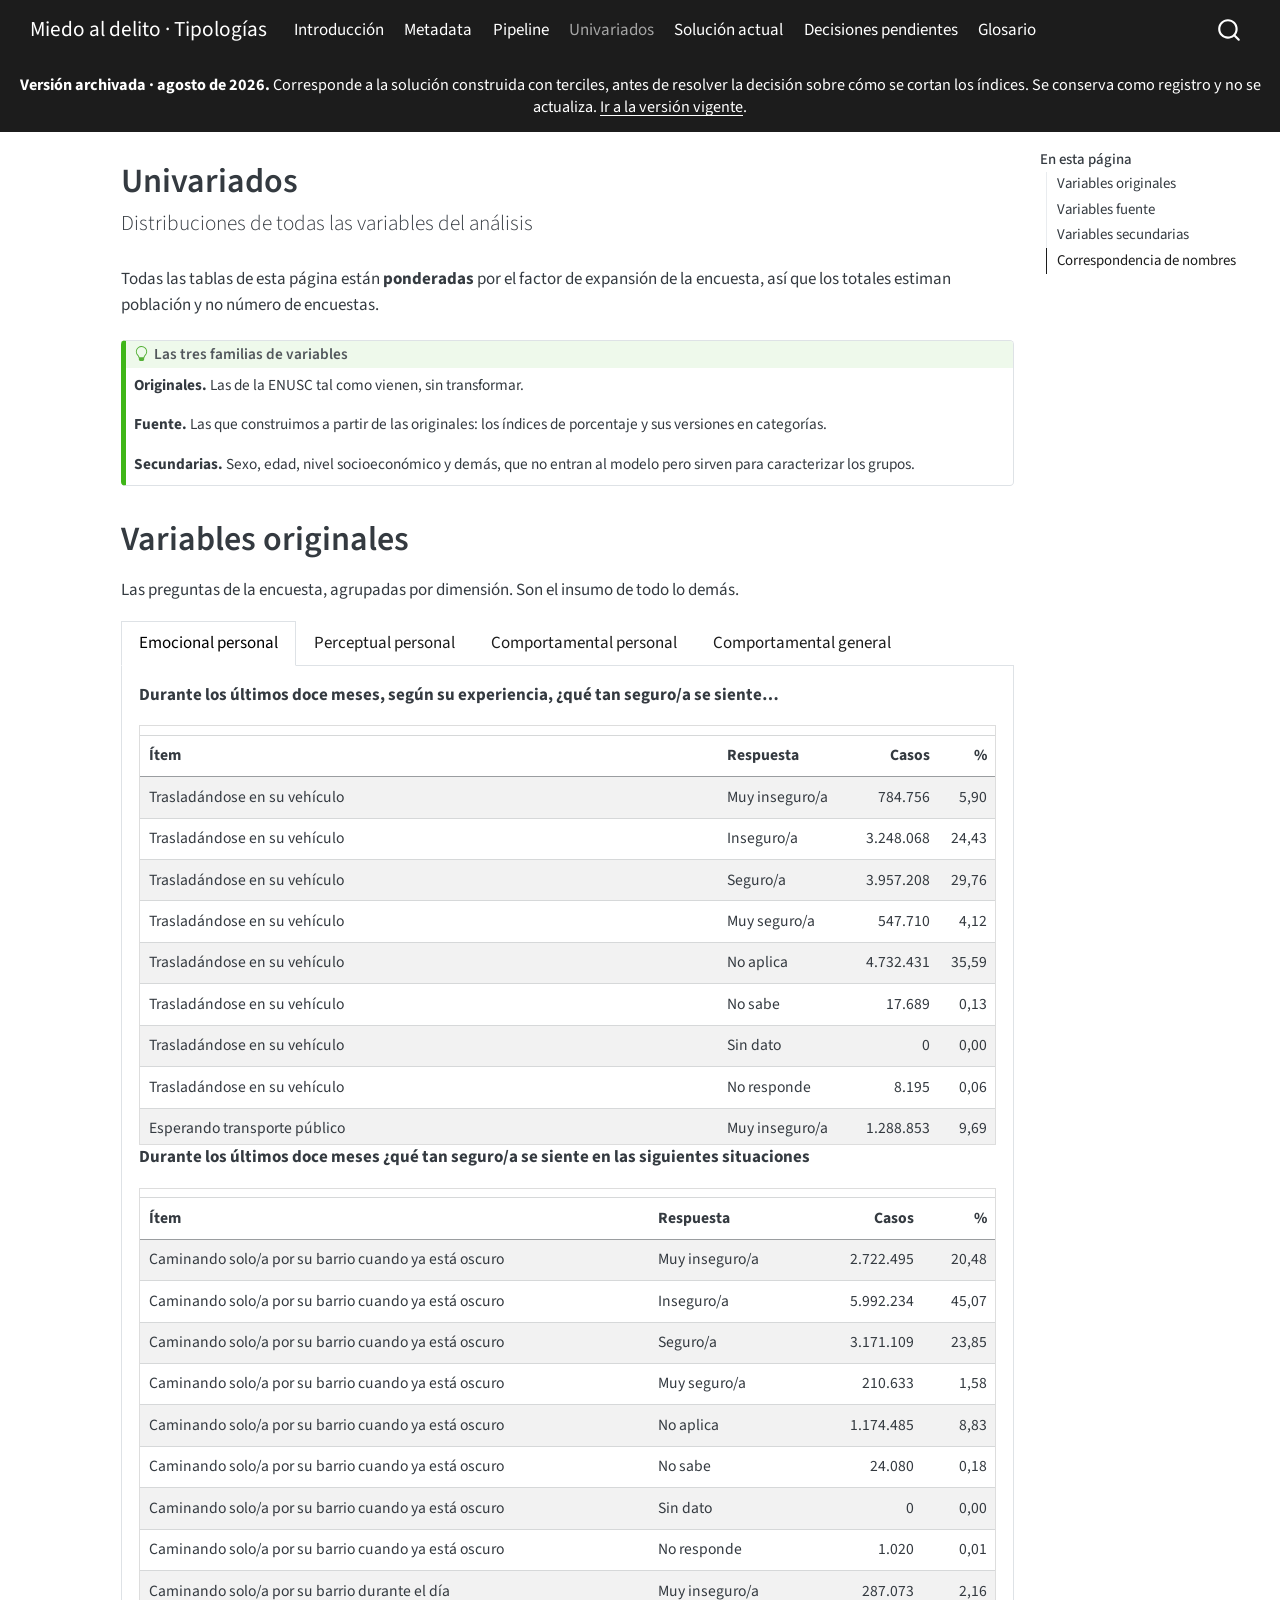
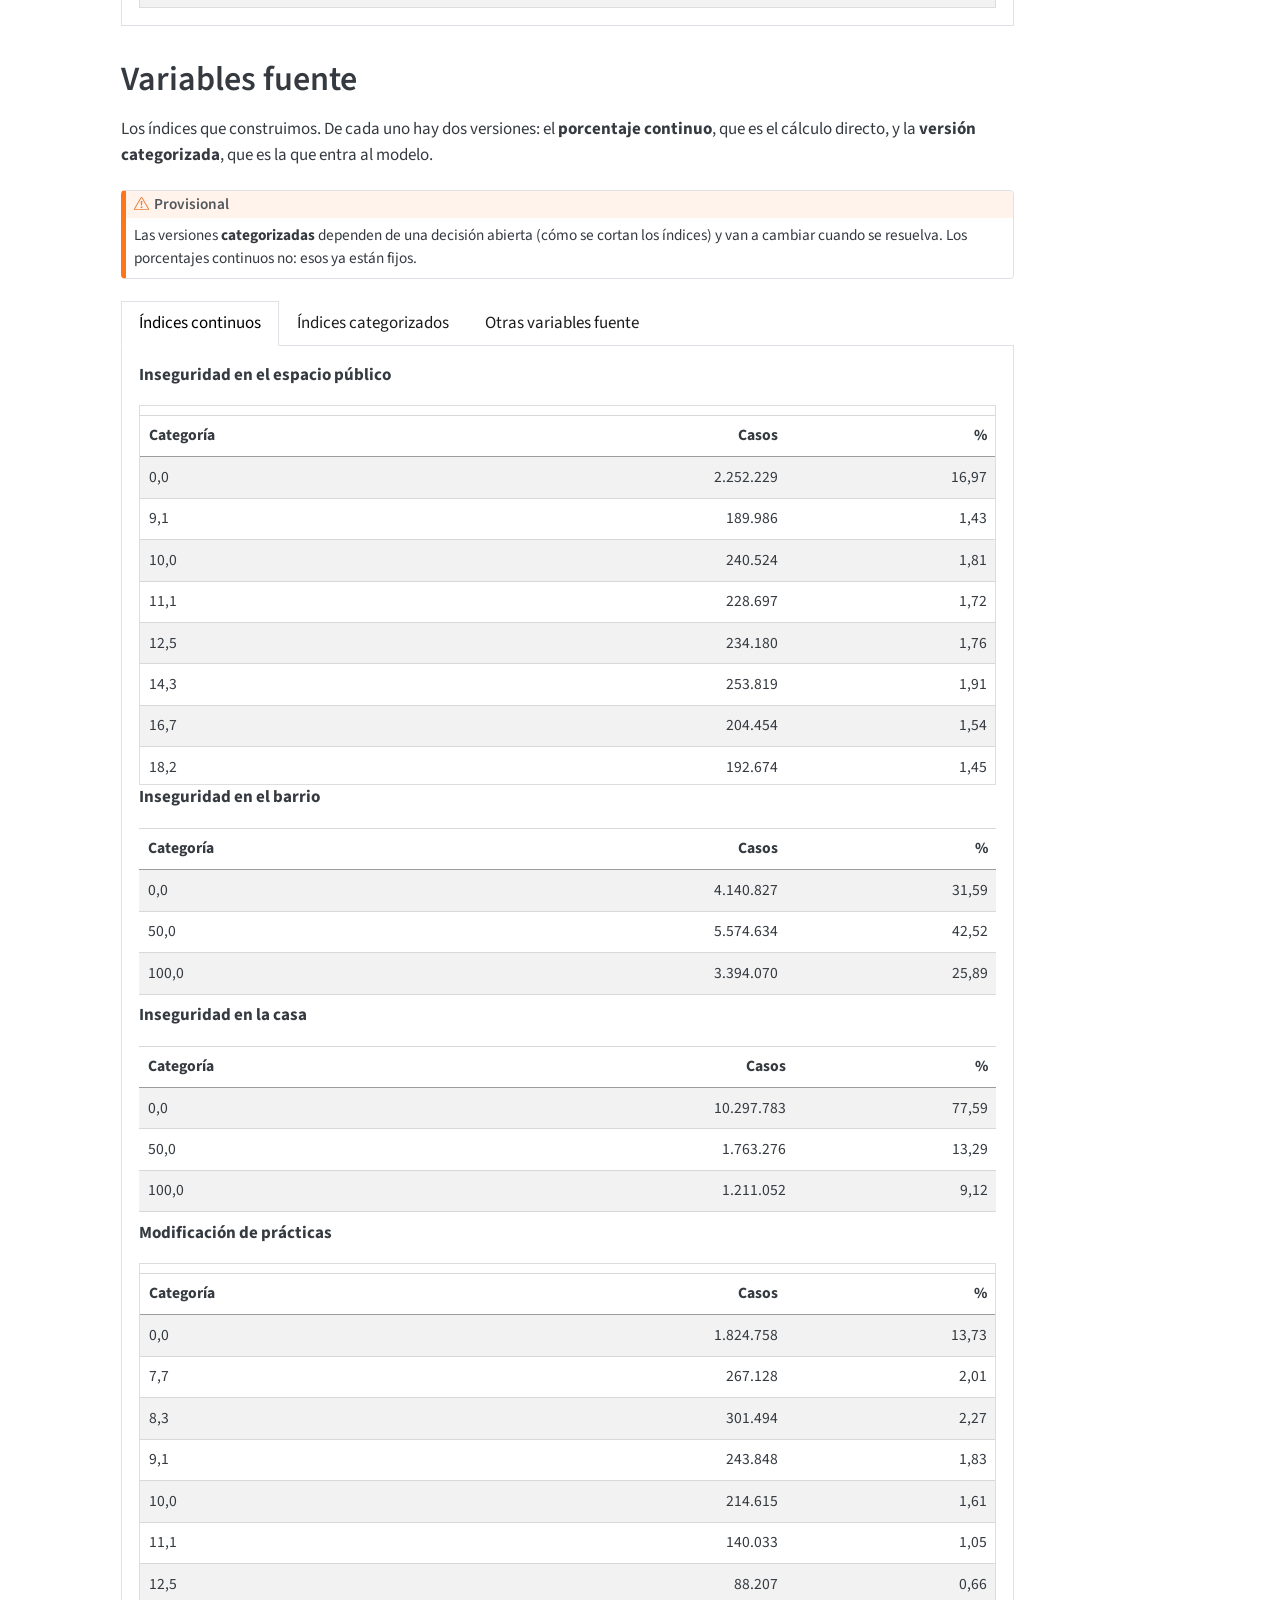
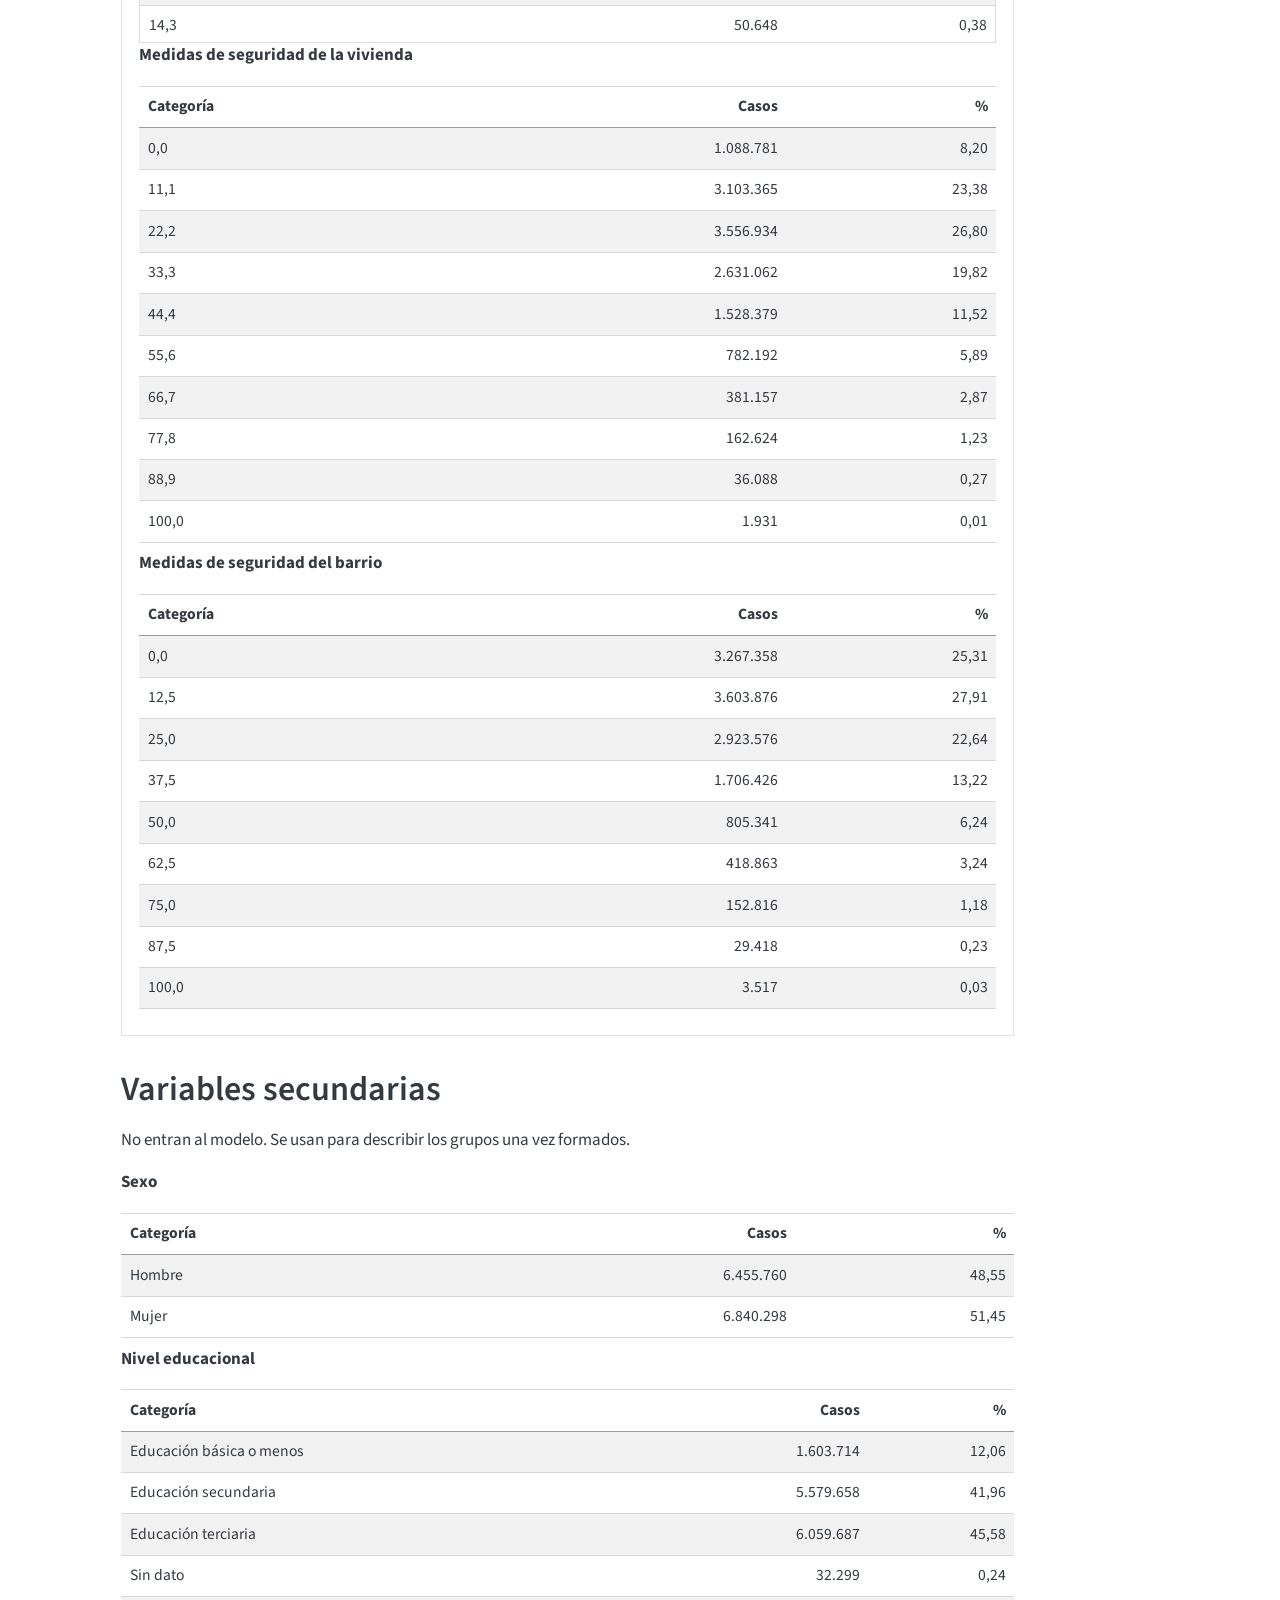
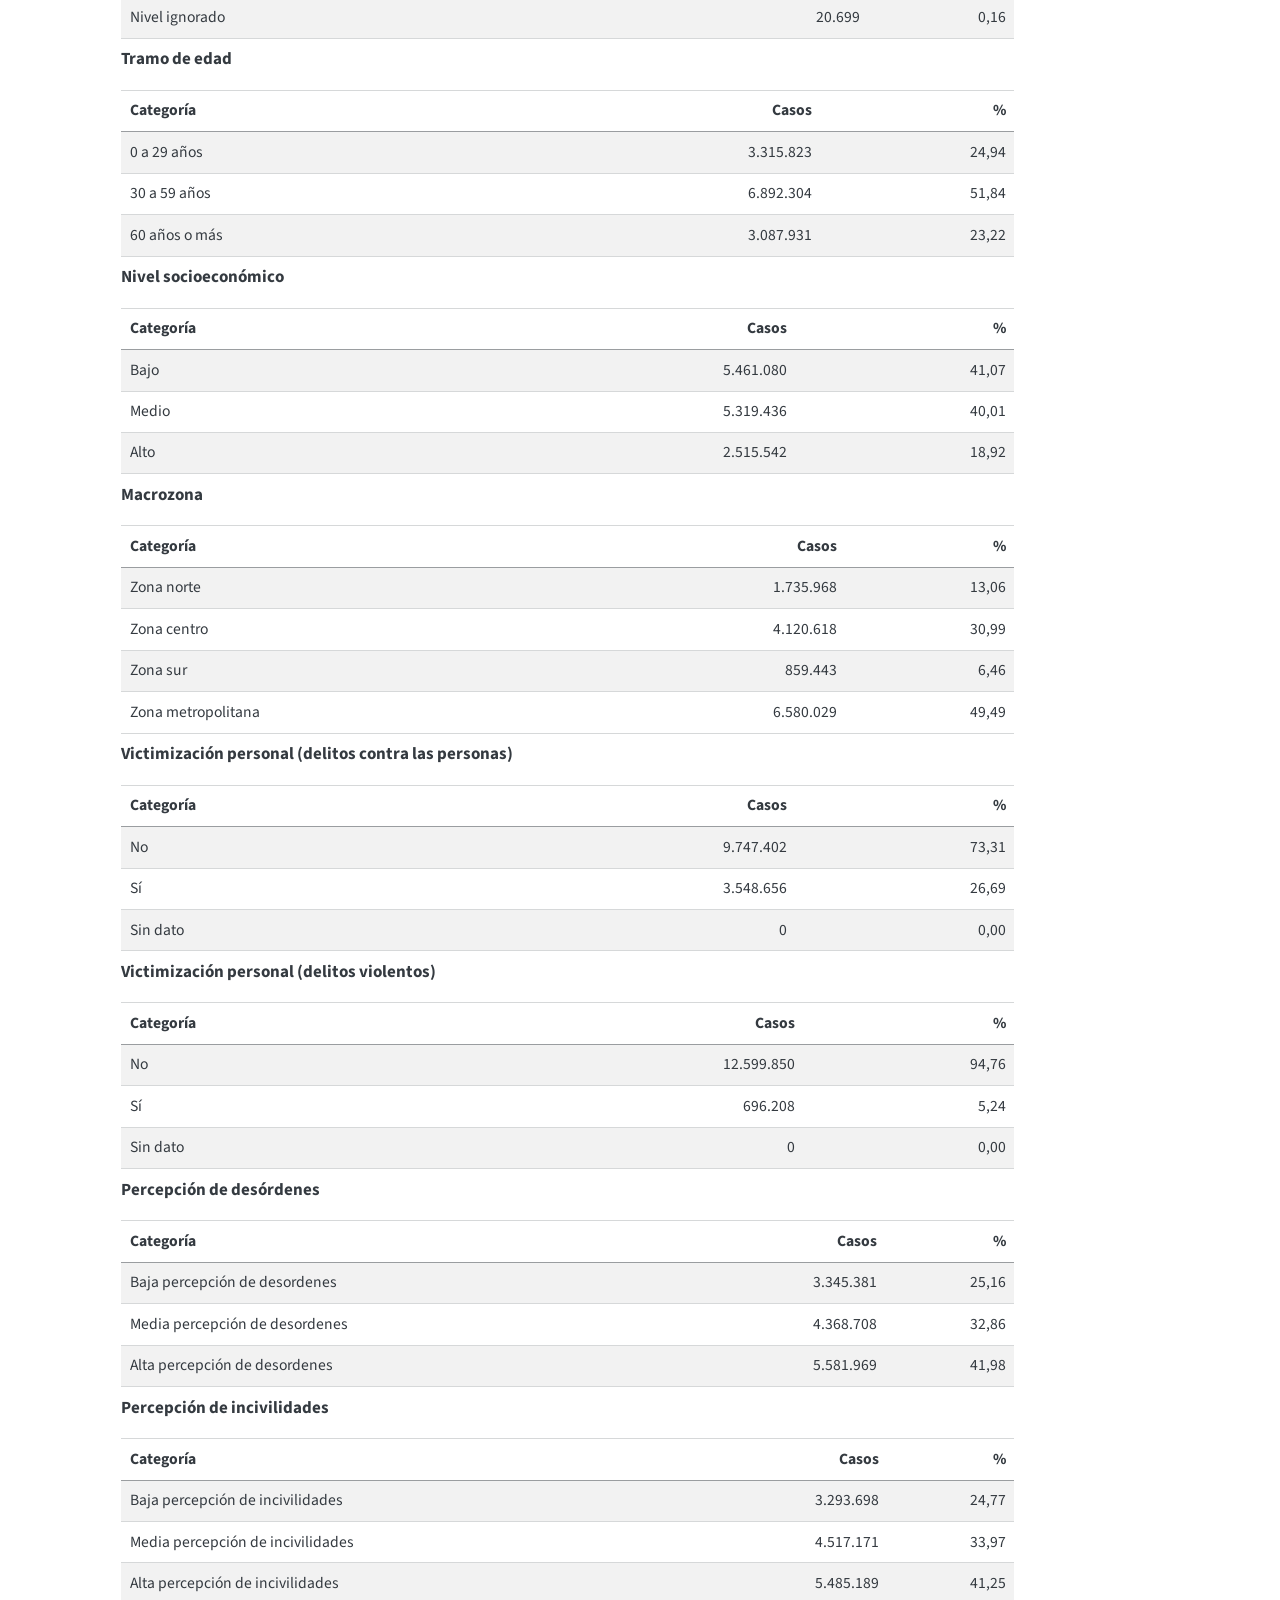
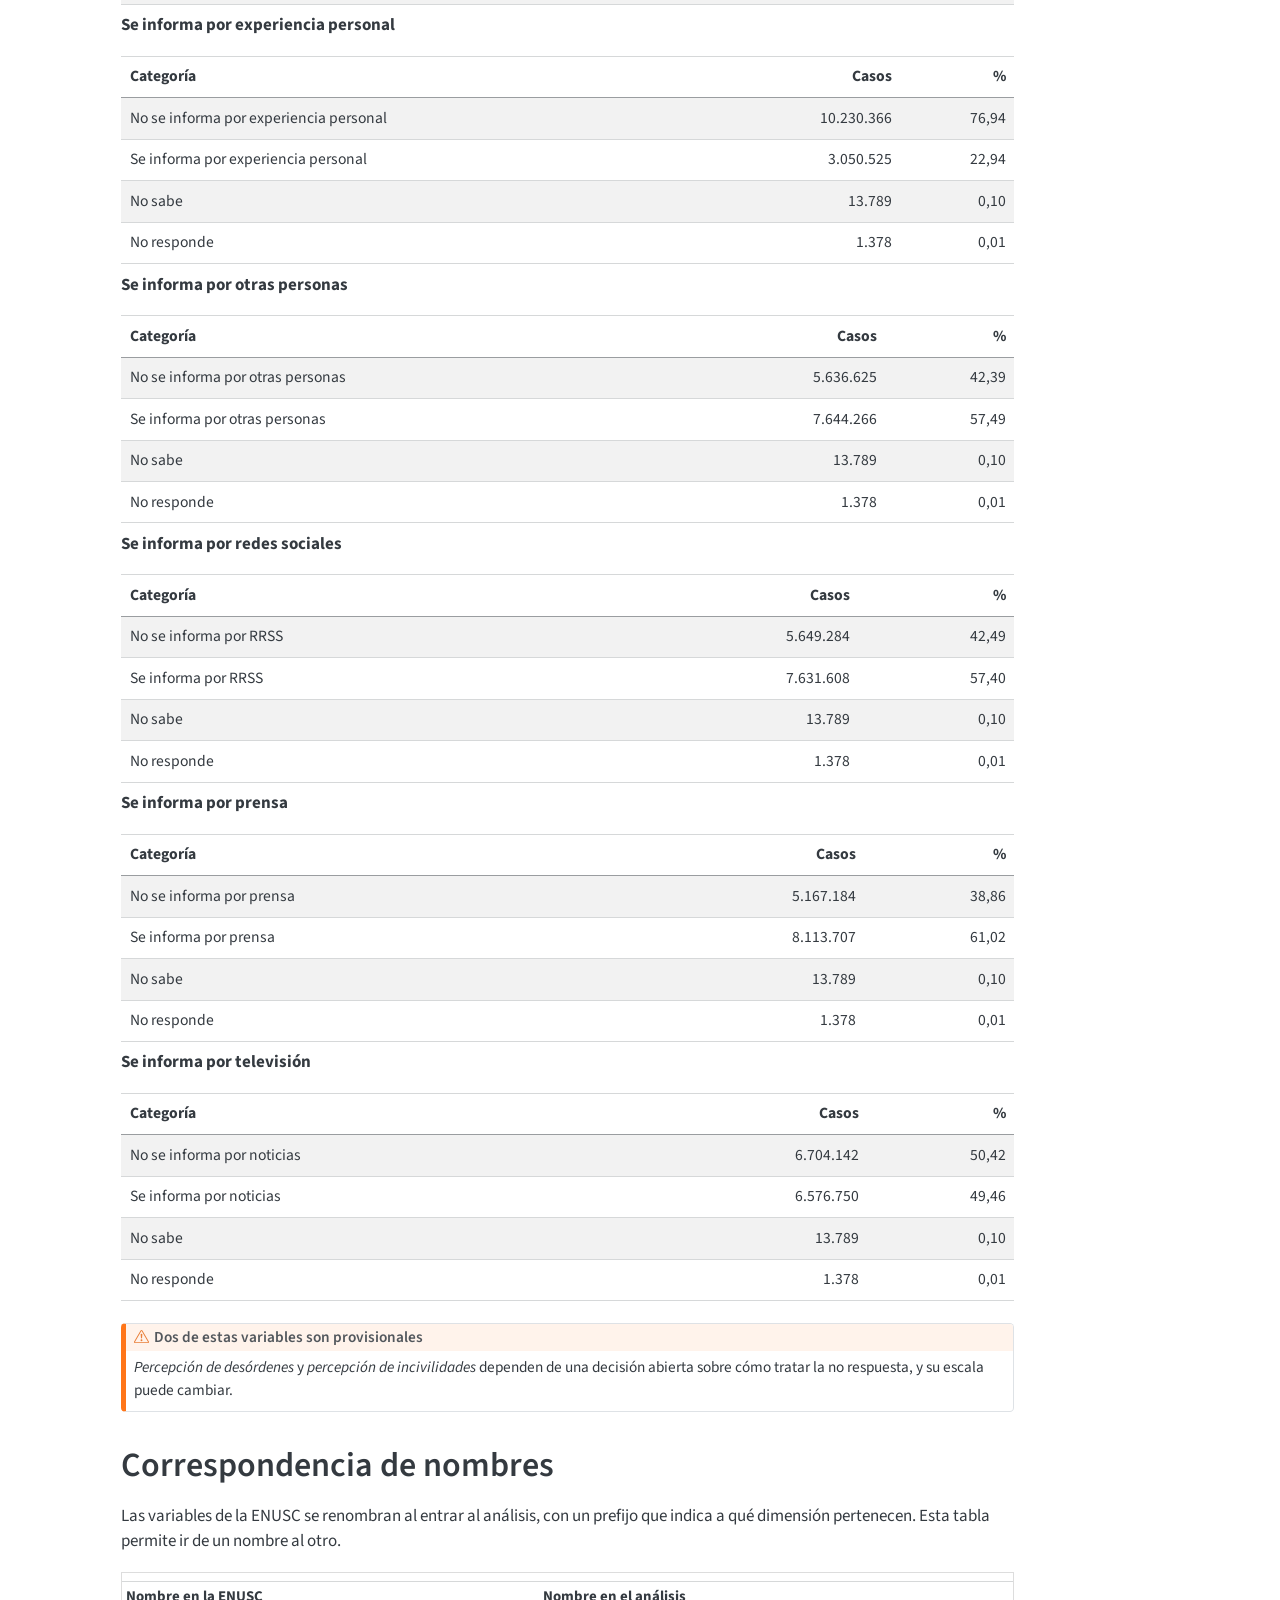
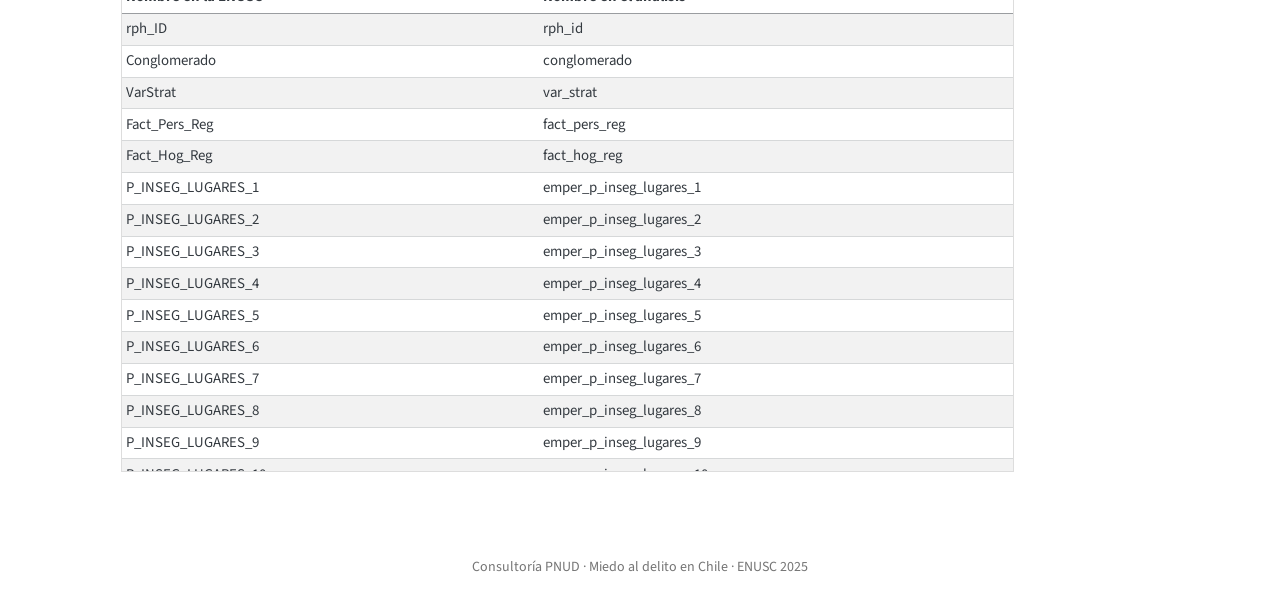
<file: docs/archivo/2025-08-terciles/univariados.html>
<!DOCTYPE html>
<html xmlns="http://www.w3.org/1999/xhtml" lang="es" xml:lang="es"><head>

<meta charset="utf-8">
<meta name="generator" content="quarto-1.8.27">

<meta name="viewport" content="width=device-width, initial-scale=1.0, user-scalable=yes">


<title>Univariados – Miedo al delito · Tipologías</title>
<style>
code{white-space: pre-wrap;}
span.smallcaps{font-variant: small-caps;}
div.columns{display: flex; gap: min(4vw, 1.5em);}
div.column{flex: auto; overflow-x: auto;}
div.hanging-indent{margin-left: 1.5em; text-indent: -1.5em;}
ul.task-list{list-style: none;}
ul.task-list li input[type="checkbox"] {
  width: 0.8em;
  margin: 0 0.8em 0.2em -1em; /* quarto-specific, see https://github.com/quarto-dev/quarto-cli/issues/4556 */ 
  vertical-align: middle;
}
</style>


<script src="site_libs/quarto-nav/quarto-nav.js"></script>
<script src="site_libs/quarto-nav/headroom.min.js"></script>
<script src="site_libs/clipboard/clipboard.min.js"></script>
<script src="site_libs/quarto-search/autocomplete.umd.js"></script>
<script src="site_libs/quarto-search/fuse.min.js"></script>
<script src="site_libs/quarto-search/quarto-search.js"></script>
<meta name="quarto:offset" content="./">
<script src="site_libs/quarto-html/quarto.js" type="module"></script>
<script src="site_libs/quarto-html/tabsets/tabsets.js" type="module"></script>
<script src="site_libs/quarto-html/axe/axe-check.js" type="module"></script>
<script src="site_libs/quarto-html/popper.min.js"></script>
<script src="site_libs/quarto-html/tippy.umd.min.js"></script>
<script src="site_libs/quarto-html/anchor.min.js"></script>
<link href="site_libs/quarto-html/tippy.css" rel="stylesheet">
<link href="site_libs/quarto-html/quarto-syntax-highlighting-ed96de9b727972fe78a7b5d16c58bf87.css" rel="stylesheet" id="quarto-text-highlighting-styles">
<script src="site_libs/bootstrap/bootstrap.min.js"></script>
<link href="site_libs/bootstrap/bootstrap-icons.css" rel="stylesheet">
<link href="site_libs/bootstrap/bootstrap-294506ca1d7cb857067173e8022ca1b0.min.css" rel="stylesheet" append-hash="true" id="quarto-bootstrap" data-mode="light">
<script id="quarto-search-options" type="application/json">{
  "location": "navbar",
  "copy-button": false,
  "collapse-after": 3,
  "panel-placement": "end",
  "type": "overlay",
  "limit": 50,
  "keyboard-shortcut": [
    "f",
    "/",
    "s"
  ],
  "show-item-context": false,
  "language": {
    "search-no-results-text": "No se han encontrado resultados",
    "search-matching-documents-text": "documentos encontrados",
    "search-copy-link-title": "Copiar el enlace en la búsqueda",
    "search-hide-matches-text": "Ocultar resultados adicionales",
    "search-more-match-text": "resultado adicional en este documento",
    "search-more-matches-text": "resultados adicionales en este documento",
    "search-clear-button-title": "Borrar",
    "search-text-placeholder": "",
    "search-detached-cancel-button-title": "Cancelar",
    "search-submit-button-title": "Enviar",
    "search-label": "Buscar"
  }
}</script>
<script src="site_libs/kePrint-0.0.1/kePrint.js"></script>
<link href="site_libs/lightable-0.0.1/lightable.css" rel="stylesheet">


</head>

<body class="nav-fixed quarto-light"><div style="background:#1c1c1c;color:#fff;padding:.75rem 1rem;font-size:.95rem;line-height:1.4;text-align:center"><strong>Versión archivada &middot; agosto de 2026.</strong> Corresponde a la solución construida con terciles, antes de resolver la decisión sobre cómo se cortan los índices. Se conserva como registro y no se actualiza. <a href="../../index.html" style="color:#fff;text-decoration:underline">Ir a la versión vigente</a>.</div>

<div id="quarto-search-results"></div>
  <header id="quarto-header" class="headroom fixed-top">
    <nav class="navbar navbar-expand-lg " data-bs-theme="dark">
      <div class="navbar-container container-fluid">
      <div class="navbar-brand-container mx-auto">
    <a class="navbar-brand" href="./index.html">
    <span class="navbar-title">Miedo al delito · Tipologías</span>
    </a>
  </div>
            <div id="quarto-search" class="" title="Buscar"></div>
          <button class="navbar-toggler" type="button" data-bs-toggle="collapse" data-bs-target="#navbarCollapse" aria-controls="navbarCollapse" role="menu" aria-expanded="false" aria-label="Navegación de palanca" onclick="if (window.quartoToggleHeadroom) { window.quartoToggleHeadroom(); }">
  <span class="navbar-toggler-icon"></span>
</button>
          <div class="collapse navbar-collapse" id="navbarCollapse">
            <ul class="navbar-nav navbar-nav-scroll me-auto">
  <li class="nav-item">
    <a class="nav-link" href="./index.html"> 
<span class="menu-text">Introducción</span></a>
  </li>  
  <li class="nav-item">
    <a class="nav-link" href="./metadata.html"> 
<span class="menu-text">Metadata</span></a>
  </li>  
  <li class="nav-item">
    <a class="nav-link" href="./pipeline.html"> 
<span class="menu-text">Pipeline</span></a>
  </li>  
  <li class="nav-item">
    <a class="nav-link active" href="./univariados.html" aria-current="page"> 
<span class="menu-text">Univariados</span></a>
  </li>  
  <li class="nav-item">
    <a class="nav-link" href="./solucion-actual.html"> 
<span class="menu-text">Solución actual</span></a>
  </li>  
  <li class="nav-item">
    <a class="nav-link" href="./decisiones.html"> 
<span class="menu-text">Decisiones pendientes</span></a>
  </li>  
  <li class="nav-item">
    <a class="nav-link" href="./glosario.html"> 
<span class="menu-text">Glosario</span></a>
  </li>  
</ul>
          </div> <!-- /navcollapse -->
            <div class="quarto-navbar-tools">
</div>
      </div> <!-- /container-fluid -->
    </nav>
</header>
<!-- content -->
<div id="quarto-content" class="quarto-container page-columns page-rows-contents page-layout-article page-navbar">
<!-- sidebar -->
<!-- margin-sidebar -->
    <div id="quarto-margin-sidebar" class="sidebar margin-sidebar">
        <nav id="TOC" role="doc-toc" class="toc-active">
    <h2 id="toc-title">En esta página</h2>
   
  <ul>
  <li><a href="#variables-originales" id="toc-variables-originales" class="nav-link active" data-scroll-target="#variables-originales">Variables originales</a></li>
  <li><a href="#variables-fuente" id="toc-variables-fuente" class="nav-link" data-scroll-target="#variables-fuente">Variables fuente</a></li>
  <li><a href="#variables-secundarias" id="toc-variables-secundarias" class="nav-link" data-scroll-target="#variables-secundarias">Variables secundarias</a></li>
  <li><a href="#correspondencia-de-nombres" id="toc-correspondencia-de-nombres" class="nav-link" data-scroll-target="#correspondencia-de-nombres">Correspondencia de nombres</a></li>
  </ul>
</nav>
    </div>
<!-- main -->
<main class="content" id="quarto-document-content">

<header id="title-block-header" class="quarto-title-block default">
<div class="quarto-title">
<h1 class="title">Univariados</h1>
<p class="subtitle lead">Distribuciones de todas las variables del análisis</p>
</div>



<div class="quarto-title-meta">

    
  
    
  </div>
  


</header>


<p>Todas las tablas de esta página están <strong>ponderadas</strong> por el factor de expansión de la encuesta, así que los totales estiman población y no número de encuestas.</p>
<div class="callout callout-style-default callout-tip callout-titled">
<div class="callout-header d-flex align-content-center">
<div class="callout-icon-container">
<i class="callout-icon"></i>
</div>
<div class="callout-title-container flex-fill">
<span class="screen-reader-only">Tip</span>Las tres familias de variables
</div>
</div>
<div class="callout-body-container callout-body">
<p><strong>Originales.</strong> Las de la ENUSC tal como vienen, sin transformar.</p>
<p><strong>Fuente.</strong> Las que construimos a partir de las originales: los índices de porcentaje y sus versiones en categorías.</p>
<p><strong>Secundarias.</strong> Sexo, edad, nivel socioeconómico y demás, que no entran al modelo pero sirven para caracterizar los grupos.</p>
</div>
</div>
<section id="variables-originales" class="level1">
<h1>Variables originales</h1>
<p>Las preguntas de la encuesta, agrupadas por dimensión. Son el insumo de todo lo demás.</p>
<div class="tabset-margin-container"></div><div class="panel-tabset">
<ul class="nav nav-tabs" role="tablist"><li class="nav-item" role="presentation"><a class="nav-link active" id="tabset-1-1-tab" data-bs-toggle="tab" data-bs-target="#tabset-1-1" role="tab" aria-controls="tabset-1-1" aria-selected="true" href="">Emocional personal</a></li><li class="nav-item" role="presentation"><a class="nav-link" id="tabset-1-2-tab" data-bs-toggle="tab" data-bs-target="#tabset-1-2" role="tab" aria-controls="tabset-1-2" aria-selected="false" href="">Perceptual personal</a></li><li class="nav-item" role="presentation"><a class="nav-link" id="tabset-1-3-tab" data-bs-toggle="tab" data-bs-target="#tabset-1-3" role="tab" aria-controls="tabset-1-3" aria-selected="false" href="">Comportamental personal</a></li><li class="nav-item" role="presentation"><a class="nav-link" id="tabset-1-4-tab" data-bs-toggle="tab" data-bs-target="#tabset-1-4" role="tab" aria-controls="tabset-1-4" aria-selected="false" href="">Comportamental general</a></li></ul>
<div class="tab-content">
<div id="tabset-1-1" class="tab-pane active" role="tabpanel" aria-labelledby="tabset-1-1-tab">
<p><strong>Durante los últimos doce meses, según su experiencia, ¿qué tan seguro/a se siente…</strong></p>
<div style="border: 1px solid #ddd; padding: 0px; overflow-x: auto;overflow-y: scroll; height:420px; ">
<table class="table table-striped table-hover table-condensed" style="margin-left: auto; margin-right: auto;">
<thead>
<tr>
<th style="text-align:left;position: sticky; top:0; background-color: #FFFFFF;position: sticky; top:0; background-color: #FFFFFF;">
Ítem
</th>
<th style="text-align:left;position: sticky; top:0; background-color: #FFFFFF;position: sticky; top:0; background-color: #FFFFFF;">
Respuesta
</th>
<th style="text-align:right;position: sticky; top:0; background-color: #FFFFFF;position: sticky; top:0; background-color: #FFFFFF;">
Casos
</th>
<th style="text-align:right;position: sticky; top:0; background-color: #FFFFFF;position: sticky; top:0; background-color: #FFFFFF;">
%
</th>
</tr>
</thead>
<tbody>
<tr>
<td style="text-align:left;">
Trasladándose en su vehículo
</td>
<td style="text-align:left;">
Muy inseguro/a
</td>
<td style="text-align:right;">
784.756
</td>
<td style="text-align:right;">
5,90
</td>
</tr>
<tr>
<td style="text-align:left;">
Trasladándose en su vehículo
</td>
<td style="text-align:left;">
Inseguro/a
</td>
<td style="text-align:right;">
3.248.068
</td>
<td style="text-align:right;">
24,43
</td>
</tr>
<tr>
<td style="text-align:left;">
Trasladándose en su vehículo
</td>
<td style="text-align:left;">
Seguro/a
</td>
<td style="text-align:right;">
3.957.208
</td>
<td style="text-align:right;">
29,76
</td>
</tr>
<tr>
<td style="text-align:left;">
Trasladándose en su vehículo
</td>
<td style="text-align:left;">
Muy seguro/a
</td>
<td style="text-align:right;">
547.710
</td>
<td style="text-align:right;">
4,12
</td>
</tr>
<tr>
<td style="text-align:left;">
Trasladándose en su vehículo
</td>
<td style="text-align:left;">
No aplica
</td>
<td style="text-align:right;">
4.732.431
</td>
<td style="text-align:right;">
35,59
</td>
</tr>
<tr>
<td style="text-align:left;">
Trasladándose en su vehículo
</td>
<td style="text-align:left;">
No sabe
</td>
<td style="text-align:right;">
17.689
</td>
<td style="text-align:right;">
0,13
</td>
</tr>
<tr>
<td style="text-align:left;">
Trasladándose en su vehículo
</td>
<td style="text-align:left;">
Sin dato
</td>
<td style="text-align:right;">
0
</td>
<td style="text-align:right;">
0,00
</td>
</tr>
<tr>
<td style="text-align:left;">
Trasladándose en su vehículo
</td>
<td style="text-align:left;">
No responde
</td>
<td style="text-align:right;">
8.195
</td>
<td style="text-align:right;">
0,06
</td>
</tr>
<tr>
<td style="text-align:left;">
Esperando transporte público
</td>
<td style="text-align:left;">
Muy inseguro/a
</td>
<td style="text-align:right;">
1.288.853
</td>
<td style="text-align:right;">
9,69
</td>
</tr>
<tr>
<td style="text-align:left;">
Esperando transporte público
</td>
<td style="text-align:left;">
Inseguro/a
</td>
<td style="text-align:right;">
5.269.945
</td>
<td style="text-align:right;">
39,64
</td>
</tr>
<tr>
<td style="text-align:left;">
Esperando transporte público
</td>
<td style="text-align:left;">
Seguro/a
</td>
<td style="text-align:right;">
4.146.067
</td>
<td style="text-align:right;">
31,18
</td>
</tr>
<tr>
<td style="text-align:left;">
Esperando transporte público
</td>
<td style="text-align:left;">
Muy seguro/a
</td>
<td style="text-align:right;">
255.512
</td>
<td style="text-align:right;">
1,92
</td>
</tr>
<tr>
<td style="text-align:left;">
Esperando transporte público
</td>
<td style="text-align:left;">
No aplica
</td>
<td style="text-align:right;">
2.300.377
</td>
<td style="text-align:right;">
17,30
</td>
</tr>
<tr>
<td style="text-align:left;">
Esperando transporte público
</td>
<td style="text-align:left;">
No sabe
</td>
<td style="text-align:right;">
32.820
</td>
<td style="text-align:right;">
0,25
</td>
</tr>
<tr>
<td style="text-align:left;">
Esperando transporte público
</td>
<td style="text-align:left;">
Sin dato
</td>
<td style="text-align:right;">
0
</td>
<td style="text-align:right;">
0,00
</td>
</tr>
<tr>
<td style="text-align:left;">
Esperando transporte público
</td>
<td style="text-align:left;">
No responde
</td>
<td style="text-align:right;">
2.486
</td>
<td style="text-align:right;">
0,02
</td>
</tr>
<tr>
<td style="text-align:left;">
Trasladándose en buses o micros de transporte público
</td>
<td style="text-align:left;">
Muy inseguro/a
</td>
<td style="text-align:right;">
952.372
</td>
<td style="text-align:right;">
7,16
</td>
</tr>
<tr>
<td style="text-align:left;">
Trasladándose en buses o micros de transporte público
</td>
<td style="text-align:left;">
Inseguro/a
</td>
<td style="text-align:right;">
5.090.255
</td>
<td style="text-align:right;">
38,28
</td>
</tr>
<tr>
<td style="text-align:left;">
Trasladándose en buses o micros de transporte público
</td>
<td style="text-align:left;">
Seguro/a
</td>
<td style="text-align:right;">
4.254.485
</td>
<td style="text-align:right;">
32,00
</td>
</tr>
<tr>
<td style="text-align:left;">
Trasladándose en buses o micros de transporte público
</td>
<td style="text-align:left;">
Muy seguro/a
</td>
<td style="text-align:right;">
222.566
</td>
<td style="text-align:right;">
1,67
</td>
</tr>
<tr>
<td style="text-align:left;">
Trasladándose en buses o micros de transporte público
</td>
<td style="text-align:left;">
No aplica
</td>
<td style="text-align:right;">
2.741.693
</td>
<td style="text-align:right;">
20,62
</td>
</tr>
<tr>
<td style="text-align:left;">
Trasladándose en buses o micros de transporte público
</td>
<td style="text-align:left;">
No sabe
</td>
<td style="text-align:right;">
33.012
</td>
<td style="text-align:right;">
0,25
</td>
</tr>
<tr>
<td style="text-align:left;">
Trasladándose en buses o micros de transporte público
</td>
<td style="text-align:left;">
Sin dato
</td>
<td style="text-align:right;">
0
</td>
<td style="text-align:right;">
0,00
</td>
</tr>
<tr>
<td style="text-align:left;">
Trasladándose en buses o micros de transporte público
</td>
<td style="text-align:left;">
No responde
</td>
<td style="text-align:right;">
1.675
</td>
<td style="text-align:right;">
0,01
</td>
</tr>
<tr>
<td style="text-align:left;">
Trasladándose en taxis o colectivos
</td>
<td style="text-align:left;">
Muy inseguro/a
</td>
<td style="text-align:right;">
358.089
</td>
<td style="text-align:right;">
2,69
</td>
</tr>
<tr>
<td style="text-align:left;">
Trasladándose en taxis o colectivos
</td>
<td style="text-align:left;">
Inseguro/a
</td>
<td style="text-align:right;">
2.685.650
</td>
<td style="text-align:right;">
20,20
</td>
</tr>
<tr>
<td style="text-align:left;">
Trasladándose en taxis o colectivos
</td>
<td style="text-align:left;">
Seguro/a
</td>
<td style="text-align:right;">
5.887.225
</td>
<td style="text-align:right;">
44,28
</td>
</tr>
<tr>
<td style="text-align:left;">
Trasladándose en taxis o colectivos
</td>
<td style="text-align:left;">
Muy seguro/a
</td>
<td style="text-align:right;">
409.125
</td>
<td style="text-align:right;">
3,08
</td>
</tr>
<tr>
<td style="text-align:left;">
Trasladándose en taxis o colectivos
</td>
<td style="text-align:left;">
No aplica
</td>
<td style="text-align:right;">
3.910.234
</td>
<td style="text-align:right;">
29,41
</td>
</tr>
<tr>
<td style="text-align:left;">
Trasladándose en taxis o colectivos
</td>
<td style="text-align:left;">
No sabe
</td>
<td style="text-align:right;">
44.339
</td>
<td style="text-align:right;">
0,33
</td>
</tr>
<tr>
<td style="text-align:left;">
Trasladándose en taxis o colectivos
</td>
<td style="text-align:left;">
Sin dato
</td>
<td style="text-align:right;">
0
</td>
<td style="text-align:right;">
0,00
</td>
</tr>
<tr>
<td style="text-align:left;">
Trasladándose en taxis o colectivos
</td>
<td style="text-align:left;">
No responde
</td>
<td style="text-align:right;">
1.394
</td>
<td style="text-align:right;">
0,01
</td>
</tr>
<tr>
<td style="text-align:left;">
Trasladándose en vehículos de aplicación, tales como Uber, Cabify, Didi o similar
</td>
<td style="text-align:left;">
Muy inseguro/a
</td>
<td style="text-align:right;">
413.102
</td>
<td style="text-align:right;">
3,11
</td>
</tr>
<tr>
<td style="text-align:left;">
Trasladándose en vehículos de aplicación, tales como Uber, Cabify, Didi o similar
</td>
<td style="text-align:left;">
Inseguro/a
</td>
<td style="text-align:right;">
2.554.944
</td>
<td style="text-align:right;">
19,22
</td>
</tr>
<tr>
<td style="text-align:left;">
Trasladándose en vehículos de aplicación, tales como Uber, Cabify, Didi o similar
</td>
<td style="text-align:left;">
Seguro/a
</td>
<td style="text-align:right;">
5.463.964
</td>
<td style="text-align:right;">
41,09
</td>
</tr>
<tr>
<td style="text-align:left;">
Trasladándose en vehículos de aplicación, tales como Uber, Cabify, Didi o similar
</td>
<td style="text-align:left;">
Muy seguro/a
</td>
<td style="text-align:right;">
581.603
</td>
<td style="text-align:right;">
4,37
</td>
</tr>
<tr>
<td style="text-align:left;">
Trasladándose en vehículos de aplicación, tales como Uber, Cabify, Didi o similar
</td>
<td style="text-align:left;">
No aplica
</td>
<td style="text-align:right;">
4.226.471
</td>
<td style="text-align:right;">
31,79
</td>
</tr>
<tr>
<td style="text-align:left;">
Trasladándose en vehículos de aplicación, tales como Uber, Cabify, Didi o similar
</td>
<td style="text-align:left;">
No sabe
</td>
<td style="text-align:right;">
53.528
</td>
<td style="text-align:right;">
0,40
</td>
</tr>
<tr>
<td style="text-align:left;">
Trasladándose en vehículos de aplicación, tales como Uber, Cabify, Didi o similar
</td>
<td style="text-align:left;">
Sin dato
</td>
<td style="text-align:right;">
0
</td>
<td style="text-align:right;">
0,00
</td>
</tr>
<tr>
<td style="text-align:left;">
Trasladándose en vehículos de aplicación, tales como Uber, Cabify, Didi o similar
</td>
<td style="text-align:left;">
No responde
</td>
<td style="text-align:right;">
2.447
</td>
<td style="text-align:right;">
0,02
</td>
</tr>
<tr>
<td style="text-align:left;">
Trasladándose en Metro, Biotrén, Merval o Metrotren
</td>
<td style="text-align:left;">
Muy inseguro/a
</td>
<td style="text-align:right;">
404.111
</td>
<td style="text-align:right;">
3,04
</td>
</tr>
<tr>
<td style="text-align:left;">
Trasladándose en Metro, Biotrén, Merval o Metrotren
</td>
<td style="text-align:left;">
Inseguro/a
</td>
<td style="text-align:right;">
2.677.373
</td>
<td style="text-align:right;">
20,14
</td>
</tr>
<tr>
<td style="text-align:left;">
Trasladándose en Metro, Biotrén, Merval o Metrotren
</td>
<td style="text-align:left;">
Seguro/a
</td>
<td style="text-align:right;">
4.128.483
</td>
<td style="text-align:right;">
31,05
</td>
</tr>
<tr>
<td style="text-align:left;">
Trasladándose en Metro, Biotrén, Merval o Metrotren
</td>
<td style="text-align:left;">
Muy seguro/a
</td>
<td style="text-align:right;">
528.631
</td>
<td style="text-align:right;">
3,98
</td>
</tr>
<tr>
<td style="text-align:left;">
Trasladándose en Metro, Biotrén, Merval o Metrotren
</td>
<td style="text-align:left;">
No aplica
</td>
<td style="text-align:right;">
5.507.988
</td>
<td style="text-align:right;">
41,43
</td>
</tr>
<tr>
<td style="text-align:left;">
Trasladándose en Metro, Biotrén, Merval o Metrotren
</td>
<td style="text-align:left;">
No sabe
</td>
<td style="text-align:right;">
43.692
</td>
<td style="text-align:right;">
0,33
</td>
</tr>
<tr>
<td style="text-align:left;">
Trasladándose en Metro, Biotrén, Merval o Metrotren
</td>
<td style="text-align:left;">
Sin dato
</td>
<td style="text-align:right;">
0
</td>
<td style="text-align:right;">
0,00
</td>
</tr>
<tr>
<td style="text-align:left;">
Trasladándose en Metro, Biotrén, Merval o Metrotren
</td>
<td style="text-align:left;">
No responde
</td>
<td style="text-align:right;">
5.779
</td>
<td style="text-align:right;">
0,04
</td>
</tr>
<tr>
<td style="text-align:left;">
En un restaurante, bar, pub, café, discoteque u otro lugar de recreación
</td>
<td style="text-align:left;">
Muy inseguro/a
</td>
<td style="text-align:right;">
306.195
</td>
<td style="text-align:right;">
2,30
</td>
</tr>
<tr>
<td style="text-align:left;">
En un restaurante, bar, pub, café, discoteque u otro lugar de recreación
</td>
<td style="text-align:left;">
Inseguro/a
</td>
<td style="text-align:right;">
3.329.901
</td>
<td style="text-align:right;">
25,04
</td>
</tr>
<tr>
<td style="text-align:left;">
En un restaurante, bar, pub, café, discoteque u otro lugar de recreación
</td>
<td style="text-align:left;">
Seguro/a
</td>
<td style="text-align:right;">
6.805.572
</td>
<td style="text-align:right;">
51,18
</td>
</tr>
<tr>
<td style="text-align:left;">
En un restaurante, bar, pub, café, discoteque u otro lugar de recreación
</td>
<td style="text-align:left;">
Muy seguro/a
</td>
<td style="text-align:right;">
473.086
</td>
<td style="text-align:right;">
3,56
</td>
</tr>
<tr>
<td style="text-align:left;">
En un restaurante, bar, pub, café, discoteque u otro lugar de recreación
</td>
<td style="text-align:left;">
No aplica
</td>
<td style="text-align:right;">
2.298.392
</td>
<td style="text-align:right;">
17,29
</td>
</tr>
<tr>
<td style="text-align:left;">
En un restaurante, bar, pub, café, discoteque u otro lugar de recreación
</td>
<td style="text-align:left;">
No sabe
</td>
<td style="text-align:right;">
79.242
</td>
<td style="text-align:right;">
0,60
</td>
</tr>
<tr>
<td style="text-align:left;">
En un restaurante, bar, pub, café, discoteque u otro lugar de recreación
</td>
<td style="text-align:left;">
Sin dato
</td>
<td style="text-align:right;">
0
</td>
<td style="text-align:right;">
0,00
</td>
</tr>
<tr>
<td style="text-align:left;">
En un restaurante, bar, pub, café, discoteque u otro lugar de recreación
</td>
<td style="text-align:left;">
No responde
</td>
<td style="text-align:right;">
3.670
</td>
<td style="text-align:right;">
0,03
</td>
</tr>
<tr>
<td style="text-align:left;">
En un terminal de buses o ferrocarriles
</td>
<td style="text-align:left;">
Muy inseguro/a
</td>
<td style="text-align:right;">
1.429.228
</td>
<td style="text-align:right;">
10,75
</td>
</tr>
<tr>
<td style="text-align:left;">
En un terminal de buses o ferrocarriles
</td>
<td style="text-align:left;">
Inseguro/a
</td>
<td style="text-align:right;">
5.226.983
</td>
<td style="text-align:right;">
39,31
</td>
</tr>
<tr>
<td style="text-align:left;">
En un terminal de buses o ferrocarriles
</td>
<td style="text-align:left;">
Seguro/a
</td>
<td style="text-align:right;">
2.993.515
</td>
<td style="text-align:right;">
22,51
</td>
</tr>
<tr>
<td style="text-align:left;">
En un terminal de buses o ferrocarriles
</td>
<td style="text-align:left;">
Muy seguro/a
</td>
<td style="text-align:right;">
132.943
</td>
<td style="text-align:right;">
1,00
</td>
</tr>
<tr>
<td style="text-align:left;">
En un terminal de buses o ferrocarriles
</td>
<td style="text-align:left;">
No aplica
</td>
<td style="text-align:right;">
3.413.781
</td>
<td style="text-align:right;">
25,68
</td>
</tr>
<tr>
<td style="text-align:left;">
En un terminal de buses o ferrocarriles
</td>
<td style="text-align:left;">
No sabe
</td>
<td style="text-align:right;">
96.995
</td>
<td style="text-align:right;">
0,73
</td>
</tr>
<tr>
<td style="text-align:left;">
En un terminal de buses o ferrocarriles
</td>
<td style="text-align:left;">
Sin dato
</td>
<td style="text-align:right;">
0
</td>
<td style="text-align:right;">
0,00
</td>
</tr>
<tr>
<td style="text-align:left;">
En un terminal de buses o ferrocarriles
</td>
<td style="text-align:left;">
No responde
</td>
<td style="text-align:right;">
2.613
</td>
<td style="text-align:right;">
0,02
</td>
</tr>
<tr>
<td style="text-align:left;">
En un terminal aéreo o aeropuerto
</td>
<td style="text-align:left;">
Muy inseguro/a
</td>
<td style="text-align:right;">
111.948
</td>
<td style="text-align:right;">
0,84
</td>
</tr>
<tr>
<td style="text-align:left;">
En un terminal aéreo o aeropuerto
</td>
<td style="text-align:left;">
Inseguro/a
</td>
<td style="text-align:right;">
992.611
</td>
<td style="text-align:right;">
7,47
</td>
</tr>
<tr>
<td style="text-align:left;">
En un terminal aéreo o aeropuerto
</td>
<td style="text-align:left;">
Seguro/a
</td>
<td style="text-align:right;">
5.155.077
</td>
<td style="text-align:right;">
38,77
</td>
</tr>
<tr>
<td style="text-align:left;">
En un terminal aéreo o aeropuerto
</td>
<td style="text-align:left;">
Muy seguro/a
</td>
<td style="text-align:right;">
1.011.758
</td>
<td style="text-align:right;">
7,61
</td>
</tr>
<tr>
<td style="text-align:left;">
En un terminal aéreo o aeropuerto
</td>
<td style="text-align:left;">
No aplica
</td>
<td style="text-align:right;">
5.880.084
</td>
<td style="text-align:right;">
44,22
</td>
</tr>
<tr>
<td style="text-align:left;">
En un terminal aéreo o aeropuerto
</td>
<td style="text-align:left;">
No sabe
</td>
<td style="text-align:right;">
142.559
</td>
<td style="text-align:right;">
1,07
</td>
</tr>
<tr>
<td style="text-align:left;">
En un terminal aéreo o aeropuerto
</td>
<td style="text-align:left;">
Sin dato
</td>
<td style="text-align:right;">
0
</td>
<td style="text-align:right;">
0,00
</td>
</tr>
<tr>
<td style="text-align:left;">
En un terminal aéreo o aeropuerto
</td>
<td style="text-align:left;">
No responde
</td>
<td style="text-align:right;">
2.021
</td>
<td style="text-align:right;">
0,02
</td>
</tr>
<tr>
<td style="text-align:left;">
En centros comerciales o malls
</td>
<td style="text-align:left;">
Muy inseguro/a
</td>
<td style="text-align:right;">
305.377
</td>
<td style="text-align:right;">
2,30
</td>
</tr>
<tr>
<td style="text-align:left;">
En centros comerciales o malls
</td>
<td style="text-align:left;">
Inseguro/a
</td>
<td style="text-align:right;">
3.935.341
</td>
<td style="text-align:right;">
29,60
</td>
</tr>
<tr>
<td style="text-align:left;">
En centros comerciales o malls
</td>
<td style="text-align:left;">
Seguro/a
</td>
<td style="text-align:right;">
7.700.756
</td>
<td style="text-align:right;">
57,92
</td>
</tr>
<tr>
<td style="text-align:left;">
En centros comerciales o malls
</td>
<td style="text-align:left;">
Muy seguro/a
</td>
<td style="text-align:right;">
483.464
</td>
<td style="text-align:right;">
3,64
</td>
</tr>
<tr>
<td style="text-align:left;">
En centros comerciales o malls
</td>
<td style="text-align:left;">
No aplica
</td>
<td style="text-align:right;">
832.208
</td>
<td style="text-align:right;">
6,26
</td>
</tr>
<tr>
<td style="text-align:left;">
En centros comerciales o malls
</td>
<td style="text-align:left;">
No sabe
</td>
<td style="text-align:right;">
35.794
</td>
<td style="text-align:right;">
0,27
</td>
</tr>
<tr>
<td style="text-align:left;">
En centros comerciales o malls
</td>
<td style="text-align:left;">
Sin dato
</td>
<td style="text-align:right;">
0
</td>
<td style="text-align:right;">
0,00
</td>
</tr>
<tr>
<td style="text-align:left;">
En centros comerciales o malls
</td>
<td style="text-align:left;">
No responde
</td>
<td style="text-align:right;">
3.120
</td>
<td style="text-align:right;">
0,02
</td>
</tr>
<tr>
<td style="text-align:left;">
En una bencinera o servicentro
</td>
<td style="text-align:left;">
Muy inseguro/a
</td>
<td style="text-align:right;">
748.359
</td>
<td style="text-align:right;">
5,63
</td>
</tr>
<tr>
<td style="text-align:left;">
En una bencinera o servicentro
</td>
<td style="text-align:left;">
Inseguro/a
</td>
<td style="text-align:right;">
4.598.973
</td>
<td style="text-align:right;">
34,59
</td>
</tr>
<tr>
<td style="text-align:left;">
En una bencinera o servicentro
</td>
<td style="text-align:left;">
Seguro/a
</td>
<td style="text-align:right;">
4.639.274
</td>
<td style="text-align:right;">
34,89
</td>
</tr>
<tr>
<td style="text-align:left;">
En una bencinera o servicentro
</td>
<td style="text-align:left;">
Muy seguro/a
</td>
<td style="text-align:right;">
203.699
</td>
<td style="text-align:right;">
1,53
</td>
</tr>
<tr>
<td style="text-align:left;">
En una bencinera o servicentro
</td>
<td style="text-align:left;">
No aplica
</td>
<td style="text-align:right;">
3.017.728
</td>
<td style="text-align:right;">
22,70
</td>
</tr>
<tr>
<td style="text-align:left;">
En una bencinera o servicentro
</td>
<td style="text-align:left;">
No sabe
</td>
<td style="text-align:right;">
83.891
</td>
<td style="text-align:right;">
0,63
</td>
</tr>
<tr>
<td style="text-align:left;">
En una bencinera o servicentro
</td>
<td style="text-align:left;">
Sin dato
</td>
<td style="text-align:right;">
0
</td>
<td style="text-align:right;">
0,00
</td>
</tr>
<tr>
<td style="text-align:left;">
En una bencinera o servicentro
</td>
<td style="text-align:left;">
No responde
</td>
<td style="text-align:right;">
4.134
</td>
<td style="text-align:right;">
0,03
</td>
</tr>
<tr>
<td style="text-align:left;">
En plazas o parques de su barrio
</td>
<td style="text-align:left;">
Muy inseguro/a
</td>
<td style="text-align:right;">
857.444
</td>
<td style="text-align:right;">
6,45
</td>
</tr>
<tr>
<td style="text-align:left;">
En plazas o parques de su barrio
</td>
<td style="text-align:left;">
Inseguro/a
</td>
<td style="text-align:right;">
5.013.559
</td>
<td style="text-align:right;">
37,71
</td>
</tr>
<tr>
<td style="text-align:left;">
En plazas o parques de su barrio
</td>
<td style="text-align:left;">
Seguro/a
</td>
<td style="text-align:right;">
5.416.648
</td>
<td style="text-align:right;">
40,74
</td>
</tr>
<tr>
<td style="text-align:left;">
En plazas o parques de su barrio
</td>
<td style="text-align:left;">
Muy seguro/a
</td>
<td style="text-align:right;">
360.271
</td>
<td style="text-align:right;">
2,71
</td>
</tr>
<tr>
<td style="text-align:left;">
En plazas o parques de su barrio
</td>
<td style="text-align:left;">
No aplica
</td>
<td style="text-align:right;">
1.582.131
</td>
<td style="text-align:right;">
11,90
</td>
</tr>
<tr>
<td style="text-align:left;">
En plazas o parques de su barrio
</td>
<td style="text-align:left;">
No sabe
</td>
<td style="text-align:right;">
63.236
</td>
<td style="text-align:right;">
0,48
</td>
</tr>
<tr>
<td style="text-align:left;">
En plazas o parques de su barrio
</td>
<td style="text-align:left;">
Sin dato
</td>
<td style="text-align:right;">
0
</td>
<td style="text-align:right;">
0,00
</td>
</tr>
<tr>
<td style="text-align:left;">
En plazas o parques de su barrio
</td>
<td style="text-align:left;">
No responde
</td>
<td style="text-align:right;">
2.770
</td>
<td style="text-align:right;">
0,02
</td>
</tr>
<tr>
<td style="text-align:left;">
En comercios de su barrio
</td>
<td style="text-align:left;">
Muy inseguro/a
</td>
<td style="text-align:right;">
270.512
</td>
<td style="text-align:right;">
2,03
</td>
</tr>
<tr>
<td style="text-align:left;">
En comercios de su barrio
</td>
<td style="text-align:left;">
Inseguro/a
</td>
<td style="text-align:right;">
3.335.147
</td>
<td style="text-align:right;">
25,08
</td>
</tr>
<tr>
<td style="text-align:left;">
En comercios de su barrio
</td>
<td style="text-align:left;">
Seguro/a
</td>
<td style="text-align:right;">
8.885.532
</td>
<td style="text-align:right;">
66,83
</td>
</tr>
<tr>
<td style="text-align:left;">
En comercios de su barrio
</td>
<td style="text-align:left;">
Muy seguro/a
</td>
<td style="text-align:right;">
458.771
</td>
<td style="text-align:right;">
3,45
</td>
</tr>
<tr>
<td style="text-align:left;">
En comercios de su barrio
</td>
<td style="text-align:left;">
No aplica
</td>
<td style="text-align:right;">
325.178
</td>
<td style="text-align:right;">
2,45
</td>
</tr>
<tr>
<td style="text-align:left;">
En comercios de su barrio
</td>
<td style="text-align:left;">
No sabe
</td>
<td style="text-align:right;">
20.266
</td>
<td style="text-align:right;">
0,15
</td>
</tr>
<tr>
<td style="text-align:left;">
En comercios de su barrio
</td>
<td style="text-align:left;">
Sin dato
</td>
<td style="text-align:right;">
0
</td>
<td style="text-align:right;">
0,00
</td>
</tr>
<tr>
<td style="text-align:left;">
En comercios de su barrio
</td>
<td style="text-align:left;">
No responde
</td>
<td style="text-align:right;">
652
</td>
<td style="text-align:right;">
0,00
</td>
</tr>
<tr>
<td style="text-align:left;">
En su lugar de trabajo
</td>
<td style="text-align:left;">
Muy inseguro/a
</td>
<td style="text-align:right;">
211.624
</td>
<td style="text-align:right;">
1,59
</td>
</tr>
<tr>
<td style="text-align:left;">
En su lugar de trabajo
</td>
<td style="text-align:left;">
Inseguro/a
</td>
<td style="text-align:right;">
1.320.036
</td>
<td style="text-align:right;">
9,93
</td>
</tr>
<tr>
<td style="text-align:left;">
En su lugar de trabajo
</td>
<td style="text-align:left;">
Seguro/a
</td>
<td style="text-align:right;">
5.594.903
</td>
<td style="text-align:right;">
42,08
</td>
</tr>
<tr>
<td style="text-align:left;">
En su lugar de trabajo
</td>
<td style="text-align:left;">
Muy seguro/a
</td>
<td style="text-align:right;">
1.340.462
</td>
<td style="text-align:right;">
10,08
</td>
</tr>
<tr>
<td style="text-align:left;">
En su lugar de trabajo
</td>
<td style="text-align:left;">
No aplica
</td>
<td style="text-align:right;">
4.810.065
</td>
<td style="text-align:right;">
36,18
</td>
</tr>
<tr>
<td style="text-align:left;">
En su lugar de trabajo
</td>
<td style="text-align:left;">
No sabe
</td>
<td style="text-align:right;">
17.171
</td>
<td style="text-align:right;">
0,13
</td>
</tr>
<tr>
<td style="text-align:left;">
En su lugar de trabajo
</td>
<td style="text-align:left;">
Sin dato
</td>
<td style="text-align:right;">
0
</td>
<td style="text-align:right;">
0,00
</td>
</tr>
<tr>
<td style="text-align:left;">
En su lugar de trabajo
</td>
<td style="text-align:left;">
No responde
</td>
<td style="text-align:right;">
1.796
</td>
<td style="text-align:right;">
0,01
</td>
</tr>
<tr>
<td style="text-align:left;">
En su lugar de estudio
</td>
<td style="text-align:left;">
Muy inseguro/a
</td>
<td style="text-align:right;">
35.297
</td>
<td style="text-align:right;">
0,27
</td>
</tr>
<tr>
<td style="text-align:left;">
En su lugar de estudio
</td>
<td style="text-align:left;">
Inseguro/a
</td>
<td style="text-align:right;">
250.184
</td>
<td style="text-align:right;">
1,88
</td>
</tr>
<tr>
<td style="text-align:left;">
En su lugar de estudio
</td>
<td style="text-align:left;">
Seguro/a
</td>
<td style="text-align:right;">
1.414.713
</td>
<td style="text-align:right;">
10,64
</td>
</tr>
<tr>
<td style="text-align:left;">
En su lugar de estudio
</td>
<td style="text-align:left;">
Muy seguro/a
</td>
<td style="text-align:right;">
567.177
</td>
<td style="text-align:right;">
4,27
</td>
</tr>
<tr>
<td style="text-align:left;">
En su lugar de estudio
</td>
<td style="text-align:left;">
No aplica
</td>
<td style="text-align:right;">
10.997.639
</td>
<td style="text-align:right;">
82,71
</td>
</tr>
<tr>
<td style="text-align:left;">
En su lugar de estudio
</td>
<td style="text-align:left;">
No sabe
</td>
<td style="text-align:right;">
29.281
</td>
<td style="text-align:right;">
0,22
</td>
</tr>
<tr>
<td style="text-align:left;">
En su lugar de estudio
</td>
<td style="text-align:left;">
Sin dato
</td>
<td style="text-align:right;">
0
</td>
<td style="text-align:right;">
0,00
</td>
</tr>
<tr>
<td style="text-align:left;">
En su lugar de estudio
</td>
<td style="text-align:left;">
No responde
</td>
<td style="text-align:right;">
1.767
</td>
<td style="text-align:right;">
0,01
</td>
</tr>
<tr>
<td style="text-align:left;">
En el banco
</td>
<td style="text-align:left;">
Muy inseguro/a
</td>
<td style="text-align:right;">
551.343
</td>
<td style="text-align:right;">
4,15
</td>
</tr>
<tr>
<td style="text-align:left;">
En el banco
</td>
<td style="text-align:left;">
Inseguro/a
</td>
<td style="text-align:right;">
3.620.488
</td>
<td style="text-align:right;">
27,23
</td>
</tr>
<tr>
<td style="text-align:left;">
En el banco
</td>
<td style="text-align:left;">
Seguro/a
</td>
<td style="text-align:right;">
5.684.878
</td>
<td style="text-align:right;">
42,76
</td>
</tr>
<tr>
<td style="text-align:left;">
En el banco
</td>
<td style="text-align:left;">
Muy seguro/a
</td>
<td style="text-align:right;">
609.716
</td>
<td style="text-align:right;">
4,59
</td>
</tr>
<tr>
<td style="text-align:left;">
En el banco
</td>
<td style="text-align:left;">
No aplica
</td>
<td style="text-align:right;">
2.777.586
</td>
<td style="text-align:right;">
20,89
</td>
</tr>
<tr>
<td style="text-align:left;">
En el banco
</td>
<td style="text-align:left;">
No sabe
</td>
<td style="text-align:right;">
50.839
</td>
<td style="text-align:right;">
0,38
</td>
</tr>
<tr>
<td style="text-align:left;">
En el banco
</td>
<td style="text-align:left;">
Sin dato
</td>
<td style="text-align:right;">
0
</td>
<td style="text-align:right;">
0,00
</td>
</tr>
<tr>
<td style="text-align:left;">
En el banco
</td>
<td style="text-align:left;">
No responde
</td>
<td style="text-align:right;">
1.207
</td>
<td style="text-align:right;">
0,01
</td>
</tr>
</tbody>
</table>
</div>
<p><strong>Durante los últimos doce meses ¿qué tan seguro/a se siente en las siguientes situaciones</strong></p>
<div style="border: 1px solid #ddd; padding: 0px; overflow-x: auto;overflow-y: scroll; height:420px; ">
<table class="table table-striped table-hover table-condensed" style="margin-left: auto; margin-right: auto;">
<thead>
<tr>
<th style="text-align:left;position: sticky; top:0; background-color: #FFFFFF;position: sticky; top:0; background-color: #FFFFFF;">
Ítem
</th>
<th style="text-align:left;position: sticky; top:0; background-color: #FFFFFF;position: sticky; top:0; background-color: #FFFFFF;">
Respuesta
</th>
<th style="text-align:right;position: sticky; top:0; background-color: #FFFFFF;position: sticky; top:0; background-color: #FFFFFF;">
Casos
</th>
<th style="text-align:right;position: sticky; top:0; background-color: #FFFFFF;position: sticky; top:0; background-color: #FFFFFF;">
%
</th>
</tr>
</thead>
<tbody>
<tr>
<td style="text-align:left;">
Caminando solo/a por su barrio cuando ya está oscuro
</td>
<td style="text-align:left;">
Muy inseguro/a
</td>
<td style="text-align:right;">
2.722.495
</td>
<td style="text-align:right;">
20,48
</td>
</tr>
<tr>
<td style="text-align:left;">
Caminando solo/a por su barrio cuando ya está oscuro
</td>
<td style="text-align:left;">
Inseguro/a
</td>
<td style="text-align:right;">
5.992.234
</td>
<td style="text-align:right;">
45,07
</td>
</tr>
<tr>
<td style="text-align:left;">
Caminando solo/a por su barrio cuando ya está oscuro
</td>
<td style="text-align:left;">
Seguro/a
</td>
<td style="text-align:right;">
3.171.109
</td>
<td style="text-align:right;">
23,85
</td>
</tr>
<tr>
<td style="text-align:left;">
Caminando solo/a por su barrio cuando ya está oscuro
</td>
<td style="text-align:left;">
Muy seguro/a
</td>
<td style="text-align:right;">
210.633
</td>
<td style="text-align:right;">
1,58
</td>
</tr>
<tr>
<td style="text-align:left;">
Caminando solo/a por su barrio cuando ya está oscuro
</td>
<td style="text-align:left;">
No aplica
</td>
<td style="text-align:right;">
1.174.485
</td>
<td style="text-align:right;">
8,83
</td>
</tr>
<tr>
<td style="text-align:left;">
Caminando solo/a por su barrio cuando ya está oscuro
</td>
<td style="text-align:left;">
No sabe
</td>
<td style="text-align:right;">
24.080
</td>
<td style="text-align:right;">
0,18
</td>
</tr>
<tr>
<td style="text-align:left;">
Caminando solo/a por su barrio cuando ya está oscuro
</td>
<td style="text-align:left;">
Sin dato
</td>
<td style="text-align:right;">
0
</td>
<td style="text-align:right;">
0,00
</td>
</tr>
<tr>
<td style="text-align:left;">
Caminando solo/a por su barrio cuando ya está oscuro
</td>
<td style="text-align:left;">
No responde
</td>
<td style="text-align:right;">
1.020
</td>
<td style="text-align:right;">
0,01
</td>
</tr>
<tr>
<td style="text-align:left;">
Caminando solo/a por su barrio durante el día
</td>
<td style="text-align:left;">
Muy inseguro/a
</td>
<td style="text-align:right;">
287.073
</td>
<td style="text-align:right;">
2,16
</td>
</tr>
<tr>
<td style="text-align:left;">
Caminando solo/a por su barrio durante el día
</td>
<td style="text-align:left;">
Inseguro/a
</td>
<td style="text-align:right;">
3.137.345
</td>
<td style="text-align:right;">
23,60
</td>
</tr>
<tr>
<td style="text-align:left;">
Caminando solo/a por su barrio durante el día
</td>
<td style="text-align:left;">
Seguro/a
</td>
<td style="text-align:right;">
8.793.896
</td>
<td style="text-align:right;">
66,14
</td>
</tr>
<tr>
<td style="text-align:left;">
Caminando solo/a por su barrio durante el día
</td>
<td style="text-align:left;">
Muy seguro/a
</td>
<td style="text-align:right;">
858.062
</td>
<td style="text-align:right;">
6,45
</td>
</tr>
<tr>
<td style="text-align:left;">
Caminando solo/a por su barrio durante el día
</td>
<td style="text-align:left;">
No aplica
</td>
<td style="text-align:right;">
210.997
</td>
<td style="text-align:right;">
1,59
</td>
</tr>
<tr>
<td style="text-align:left;">
Caminando solo/a por su barrio durante el día
</td>
<td style="text-align:left;">
No sabe
</td>
<td style="text-align:right;">
7.032
</td>
<td style="text-align:right;">
0,05
</td>
</tr>
<tr>
<td style="text-align:left;">
Caminando solo/a por su barrio durante el día
</td>
<td style="text-align:left;">
Sin dato
</td>
<td style="text-align:right;">
0
</td>
<td style="text-align:right;">
0,00
</td>
</tr>
<tr>
<td style="text-align:left;">
Caminando solo/a por su barrio durante el día
</td>
<td style="text-align:left;">
No responde
</td>
<td style="text-align:right;">
1.653
</td>
<td style="text-align:right;">
0,01
</td>
</tr>
<tr>
<td style="text-align:left;">
Solo/a en su casa cuando ya está oscuro
</td>
<td style="text-align:left;">
Muy inseguro/a
</td>
<td style="text-align:right;">
324.406
</td>
<td style="text-align:right;">
2,44
</td>
</tr>
<tr>
<td style="text-align:left;">
Solo/a en su casa cuando ya está oscuro
</td>
<td style="text-align:left;">
Inseguro/a
</td>
<td style="text-align:right;">
2.563.726
</td>
<td style="text-align:right;">
19,28
</td>
</tr>
<tr>
<td style="text-align:left;">
Solo/a en su casa cuando ya está oscuro
</td>
<td style="text-align:left;">
Seguro/a
</td>
<td style="text-align:right;">
8.687.604
</td>
<td style="text-align:right;">
65,34
</td>
</tr>
<tr>
<td style="text-align:left;">
Solo/a en su casa cuando ya está oscuro
</td>
<td style="text-align:left;">
Muy seguro/a
</td>
<td style="text-align:right;">
1.660.808
</td>
<td style="text-align:right;">
12,49
</td>
</tr>
<tr>
<td style="text-align:left;">
Solo/a en su casa cuando ya está oscuro
</td>
<td style="text-align:left;">
No aplica
</td>
<td style="text-align:right;">
55.732
</td>
<td style="text-align:right;">
0,42
</td>
</tr>
<tr>
<td style="text-align:left;">
Solo/a en su casa cuando ya está oscuro
</td>
<td style="text-align:left;">
No sabe
</td>
<td style="text-align:right;">
3.507
</td>
<td style="text-align:right;">
0,03
</td>
</tr>
<tr>
<td style="text-align:left;">
Solo/a en su casa cuando ya está oscuro
</td>
<td style="text-align:left;">
Sin dato
</td>
<td style="text-align:right;">
0
</td>
<td style="text-align:right;">
0,00
</td>
</tr>
<tr>
<td style="text-align:left;">
Solo/a en su casa cuando ya está oscuro
</td>
<td style="text-align:left;">
No responde
</td>
<td style="text-align:right;">
275
</td>
<td style="text-align:right;">
0,00
</td>
</tr>
<tr>
<td style="text-align:left;">
Solo/a en su casa durante el día
</td>
<td style="text-align:left;">
Muy inseguro/a
</td>
<td style="text-align:right;">
118.242
</td>
<td style="text-align:right;">
0,89
</td>
</tr>
<tr>
<td style="text-align:left;">
Solo/a en su casa durante el día
</td>
<td style="text-align:left;">
Inseguro/a
</td>
<td style="text-align:right;">
1.171.178
</td>
<td style="text-align:right;">
8,81
</td>
</tr>
<tr>
<td style="text-align:left;">
Solo/a en su casa durante el día
</td>
<td style="text-align:left;">
Seguro/a
</td>
<td style="text-align:right;">
9.572.964
</td>
<td style="text-align:right;">
72,00
</td>
</tr>
<tr>
<td style="text-align:left;">
Solo/a en su casa durante el día
</td>
<td style="text-align:left;">
Muy seguro/a
</td>
<td style="text-align:right;">
2.387.238
</td>
<td style="text-align:right;">
17,95
</td>
</tr>
<tr>
<td style="text-align:left;">
Solo/a en su casa durante el día
</td>
<td style="text-align:left;">
No aplica
</td>
<td style="text-align:right;">
42.794
</td>
<td style="text-align:right;">
0,32
</td>
</tr>
<tr>
<td style="text-align:left;">
Solo/a en su casa durante el día
</td>
<td style="text-align:left;">
No sabe
</td>
<td style="text-align:right;">
2.155
</td>
<td style="text-align:right;">
0,02
</td>
</tr>
<tr>
<td style="text-align:left;">
Solo/a en su casa durante el día
</td>
<td style="text-align:left;">
Sin dato
</td>
<td style="text-align:right;">
0
</td>
<td style="text-align:right;">
0,00
</td>
</tr>
<tr>
<td style="text-align:left;">
Solo/a en su casa durante el día
</td>
<td style="text-align:left;">
No responde
</td>
<td style="text-align:right;">
1.487
</td>
<td style="text-align:right;">
0,01
</td>
</tr>
</tbody>
</table>
</div>
</div>
<div id="tabset-1-2" class="tab-pane" role="tabpanel" aria-labelledby="tabset-1-2-tab">
<p><strong>Considerando el tipo de actividades que realiza o los lugares por los que transita habitualmente, ¿cree usted que será víctima de algún delito en los próximos doce meses</strong></p>
<table class="table table-striped table-hover table-condensed" style="margin-left: auto; margin-right: auto;">
<thead>
<tr>
<th style="text-align:left;position: sticky; top:0; background-color: #FFFFFF;">
Ítem
</th>
<th style="text-align:left;position: sticky; top:0; background-color: #FFFFFF;">
Respuesta
</th>
<th style="text-align:right;position: sticky; top:0; background-color: #FFFFFF;">
Casos
</th>
<th style="text-align:right;position: sticky; top:0; background-color: #FFFFFF;">
%
</th>
</tr>
</thead>
<tbody>
<tr>
<td style="text-align:left;">
</td>
<td style="text-align:left;">
Sí
</td>
<td style="text-align:right;">
7.018.607
</td>
<td style="text-align:right;">
52,79
</td>
</tr>
<tr>
<td style="text-align:left;">
</td>
<td style="text-align:left;">
No
</td>
<td style="text-align:right;">
5.835.997
</td>
<td style="text-align:right;">
43,89
</td>
</tr>
<tr>
<td style="text-align:left;">
</td>
<td style="text-align:left;">
No sabe
</td>
<td style="text-align:right;">
432.679
</td>
<td style="text-align:right;">
3,25
</td>
</tr>
<tr>
<td style="text-align:left;">
</td>
<td style="text-align:left;">
Sin dato
</td>
<td style="text-align:right;">
0
</td>
<td style="text-align:right;">
0,00
</td>
</tr>
<tr>
<td style="text-align:left;">
</td>
<td style="text-align:left;">
No responde
</td>
<td style="text-align:right;">
8.775
</td>
<td style="text-align:right;">
0,07
</td>
</tr>
</tbody>
</table>
<p><strong>¿De qué delito cree usted que será víctima en los próximos doce meses</strong></p>
<div style="border: 1px solid #ddd; padding: 0px; overflow-x: auto;overflow-y: scroll; height:420px; ">
<table class="table table-striped table-hover table-condensed" style="margin-left: auto; margin-right: auto;">
<thead>
<tr>
<th style="text-align:left;position: sticky; top:0; background-color: #FFFFFF;position: sticky; top:0; background-color: #FFFFFF;">
Ítem
</th>
<th style="text-align:left;position: sticky; top:0; background-color: #FFFFFF;position: sticky; top:0; background-color: #FFFFFF;">
Respuesta
</th>
<th style="text-align:right;position: sticky; top:0; background-color: #FFFFFF;position: sticky; top:0; background-color: #FFFFFF;">
Casos
</th>
<th style="text-align:right;position: sticky; top:0; background-color: #FFFFFF;position: sticky; top:0; background-color: #FFFFFF;">
%
</th>
</tr>
</thead>
<tbody>
<tr>
<td style="text-align:left;">
Robo
</td>
<td style="text-align:left;">
No
</td>
<td style="text-align:right;">
6.185.928
</td>
<td style="text-align:right;">
88,14
</td>
</tr>
<tr>
<td style="text-align:left;">
Robo
</td>
<td style="text-align:left;">
Sí
</td>
<td style="text-align:right;">
832.679
</td>
<td style="text-align:right;">
11,86
</td>
</tr>
<tr>
<td style="text-align:left;">
Robo
</td>
<td style="text-align:left;">
Sin dato
</td>
<td style="text-align:right;">
0
</td>
<td style="text-align:right;">
0,00
</td>
</tr>
<tr>
<td style="text-align:left;">
Robo o hurto de su vehículo o portonazo
</td>
<td style="text-align:left;">
No
</td>
<td style="text-align:right;">
5.407.644
</td>
<td style="text-align:right;">
77,05
</td>
</tr>
<tr>
<td style="text-align:left;">
Robo o hurto de su vehículo o portonazo
</td>
<td style="text-align:left;">
Sí
</td>
<td style="text-align:right;">
1.610.963
</td>
<td style="text-align:right;">
22,95
</td>
</tr>
<tr>
<td style="text-align:left;">
Robo o hurto de su vehículo o portonazo
</td>
<td style="text-align:left;">
Sin dato
</td>
<td style="text-align:right;">
0
</td>
<td style="text-align:right;">
0,00
</td>
</tr>
<tr>
<td style="text-align:left;">
Robo o hurto de algún objeto dejado dentro del vehículo o parte de él
</td>
<td style="text-align:left;">
No
</td>
<td style="text-align:right;">
6.277.759
</td>
<td style="text-align:right;">
89,44
</td>
</tr>
<tr>
<td style="text-align:left;">
Robo o hurto de algún objeto dejado dentro del vehículo o parte de él
</td>
<td style="text-align:left;">
Sí
</td>
<td style="text-align:right;">
740.848
</td>
<td style="text-align:right;">
10,56
</td>
</tr>
<tr>
<td style="text-align:left;">
Robo o hurto de algún objeto dejado dentro del vehículo o parte de él
</td>
<td style="text-align:left;">
Sin dato
</td>
<td style="text-align:right;">
0
</td>
<td style="text-align:right;">
0,00
</td>
</tr>
<tr>
<td style="text-align:left;">
Vandalismo o daño a su vivienda o vehículo
</td>
<td style="text-align:left;">
No
</td>
<td style="text-align:right;">
6.721.876
</td>
<td style="text-align:right;">
95,77
</td>
</tr>
<tr>
<td style="text-align:left;">
Vandalismo o daño a su vivienda o vehículo
</td>
<td style="text-align:left;">
Sí
</td>
<td style="text-align:right;">
296.731
</td>
<td style="text-align:right;">
4,23
</td>
</tr>
<tr>
<td style="text-align:left;">
Vandalismo o daño a su vivienda o vehículo
</td>
<td style="text-align:left;">
Sin dato
</td>
<td style="text-align:right;">
0
</td>
<td style="text-align:right;">
0,00
</td>
</tr>
<tr>
<td style="text-align:left;">
Robo o asalto, como robo con violencia, cogoteo, robo por sorpresa o lanzazo
</td>
<td style="text-align:left;">
No
</td>
<td style="text-align:right;">
979.211
</td>
<td style="text-align:right;">
13,95
</td>
</tr>
<tr>
<td style="text-align:left;">
Robo o asalto, como robo con violencia, cogoteo, robo por sorpresa o lanzazo
</td>
<td style="text-align:left;">
Sí
</td>
<td style="text-align:right;">
6.039.396
</td>
<td style="text-align:right;">
86,05
</td>
</tr>
<tr>
<td style="text-align:left;">
Robo o asalto, como robo con violencia, cogoteo, robo por sorpresa o lanzazo
</td>
<td style="text-align:left;">
Sin dato
</td>
<td style="text-align:right;">
0
</td>
<td style="text-align:right;">
0,00
</td>
</tr>
<tr>
<td style="text-align:left;">
Hurto
</td>
<td style="text-align:left;">
No
</td>
<td style="text-align:right;">
6.126.783
</td>
<td style="text-align:right;">
87,29
</td>
</tr>
<tr>
<td style="text-align:left;">
Hurto
</td>
<td style="text-align:left;">
Sí
</td>
<td style="text-align:right;">
891.824
</td>
<td style="text-align:right;">
12,71
</td>
</tr>
<tr>
<td style="text-align:left;">
Hurto
</td>
<td style="text-align:left;">
Sin dato
</td>
<td style="text-align:right;">
0
</td>
<td style="text-align:right;">
0,00
</td>
</tr>
<tr>
<td style="text-align:left;">
Agresiones físicas o lesiones
</td>
<td style="text-align:left;">
No
</td>
<td style="text-align:right;">
6.454.862
</td>
<td style="text-align:right;">
91,97
</td>
</tr>
<tr>
<td style="text-align:left;">
Agresiones físicas o lesiones
</td>
<td style="text-align:left;">
Sí
</td>
<td style="text-align:right;">
563.745
</td>
<td style="text-align:right;">
8,03
</td>
</tr>
<tr>
<td style="text-align:left;">
Agresiones físicas o lesiones
</td>
<td style="text-align:left;">
Sin dato
</td>
<td style="text-align:right;">
0
</td>
<td style="text-align:right;">
0,00
</td>
</tr>
<tr>
<td style="text-align:left;">
Amenazas o extorsión
</td>
<td style="text-align:left;">
No
</td>
<td style="text-align:right;">
6.782.156
</td>
<td style="text-align:right;">
96,63
</td>
</tr>
<tr>
<td style="text-align:left;">
Amenazas o extorsión
</td>
<td style="text-align:left;">
Sí
</td>
<td style="text-align:right;">
236.451
</td>
<td style="text-align:right;">
3,37
</td>
</tr>
<tr>
<td style="text-align:left;">
Amenazas o extorsión
</td>
<td style="text-align:left;">
Sin dato
</td>
<td style="text-align:right;">
0
</td>
<td style="text-align:right;">
0,00
</td>
</tr>
<tr>
<td style="text-align:left;">
Delitos económicos como fraude o estafa
</td>
<td style="text-align:left;">
No
</td>
<td style="text-align:right;">
6.650.611
</td>
<td style="text-align:right;">
94,76
</td>
</tr>
<tr>
<td style="text-align:left;">
Delitos económicos como fraude o estafa
</td>
<td style="text-align:left;">
Sí
</td>
<td style="text-align:right;">
367.996
</td>
<td style="text-align:right;">
5,24
</td>
</tr>
<tr>
<td style="text-align:left;">
Delitos económicos como fraude o estafa
</td>
<td style="text-align:left;">
Sin dato
</td>
<td style="text-align:right;">
0
</td>
<td style="text-align:right;">
0,00
</td>
</tr>
<tr>
<td style="text-align:left;">
Delitos cibernéticos
</td>
<td style="text-align:left;">
No
</td>
<td style="text-align:right;">
6.798.548
</td>
<td style="text-align:right;">
96,86
</td>
</tr>
<tr>
<td style="text-align:left;">
Delitos cibernéticos
</td>
<td style="text-align:left;">
Sí
</td>
<td style="text-align:right;">
220.059
</td>
<td style="text-align:right;">
3,14
</td>
</tr>
<tr>
<td style="text-align:left;">
Delitos cibernéticos
</td>
<td style="text-align:left;">
Sin dato
</td>
<td style="text-align:right;">
0
</td>
<td style="text-align:right;">
0,00
</td>
</tr>
<tr>
<td style="text-align:left;">
Acoso callejero o sexual
</td>
<td style="text-align:left;">
No
</td>
<td style="text-align:right;">
6.765.956
</td>
<td style="text-align:right;">
96,40
</td>
</tr>
<tr>
<td style="text-align:left;">
Acoso callejero o sexual
</td>
<td style="text-align:left;">
Sí
</td>
<td style="text-align:right;">
252.651
</td>
<td style="text-align:right;">
3,60
</td>
</tr>
<tr>
<td style="text-align:left;">
Acoso callejero o sexual
</td>
<td style="text-align:left;">
Sin dato
</td>
<td style="text-align:right;">
0
</td>
<td style="text-align:right;">
0,00
</td>
</tr>
<tr>
<td style="text-align:left;">
Otros delitos
</td>
<td style="text-align:left;">
No
</td>
<td style="text-align:right;">
6.919.768
</td>
<td style="text-align:right;">
98,59
</td>
</tr>
<tr>
<td style="text-align:left;">
Otros delitos
</td>
<td style="text-align:left;">
Sí
</td>
<td style="text-align:right;">
98.839
</td>
<td style="text-align:right;">
1,41
</td>
</tr>
<tr>
<td style="text-align:left;">
Otros delitos
</td>
<td style="text-align:left;">
Sin dato
</td>
<td style="text-align:right;">
0
</td>
<td style="text-align:right;">
0,00
</td>
</tr>
<tr>
<td style="text-align:left;">
No sabe
</td>
<td style="text-align:left;">
No
</td>
<td style="text-align:right;">
6.997.808
</td>
<td style="text-align:right;">
99,70
</td>
</tr>
<tr>
<td style="text-align:left;">
No sabe
</td>
<td style="text-align:left;">
Sí
</td>
<td style="text-align:right;">
20.799
</td>
<td style="text-align:right;">
0,30
</td>
</tr>
<tr>
<td style="text-align:left;">
No sabe
</td>
<td style="text-align:left;">
Sin dato
</td>
<td style="text-align:right;">
0
</td>
<td style="text-align:right;">
0,00
</td>
</tr>
<tr>
<td style="text-align:left;">
No responde
</td>
<td style="text-align:left;">
No
</td>
<td style="text-align:right;">
7.016.351
</td>
<td style="text-align:right;">
99,97
</td>
</tr>
<tr>
<td style="text-align:left;">
No responde
</td>
<td style="text-align:left;">
Sí
</td>
<td style="text-align:right;">
2.256
</td>
<td style="text-align:right;">
0,03
</td>
</tr>
<tr>
<td style="text-align:left;">
No responde
</td>
<td style="text-align:left;">
Sin dato
</td>
<td style="text-align:right;">
0
</td>
<td style="text-align:right;">
0,00
</td>
</tr>
</tbody>
</table>
</div>
</div>
<div id="tabset-1-3" class="tab-pane" role="tabpanel" aria-labelledby="tabset-1-3-tab">
<p><strong>Durante los últimos doce meses, por temor a ser víctima de algún delito como robo, asalto, agresión u otro, usted… ¿ha dejado de ?</strong></p>
<div style="border: 1px solid #ddd; padding: 0px; overflow-x: auto;overflow-y: scroll; height:420px; ">
<table class="table table-striped table-hover table-condensed" style="margin-left: auto; margin-right: auto;">
<thead>
<tr>
<th style="text-align:left;position: sticky; top:0; background-color: #FFFFFF;position: sticky; top:0; background-color: #FFFFFF;">
Ítem
</th>
<th style="text-align:left;position: sticky; top:0; background-color: #FFFFFF;position: sticky; top:0; background-color: #FFFFFF;">
Respuesta
</th>
<th style="text-align:right;position: sticky; top:0; background-color: #FFFFFF;position: sticky; top:0; background-color: #FFFFFF;">
Casos
</th>
<th style="text-align:right;position: sticky; top:0; background-color: #FFFFFF;position: sticky; top:0; background-color: #FFFFFF;">
%
</th>
</tr>
</thead>
<tbody>
<tr>
<td style="text-align:left;">
Caminar solo/a
</td>
<td style="text-align:left;">
Sí
</td>
<td style="text-align:right;">
5.331.817
</td>
<td style="text-align:right;">
40,10
</td>
</tr>
<tr>
<td style="text-align:left;">
Caminar solo/a
</td>
<td style="text-align:left;">
No
</td>
<td style="text-align:right;">
7.783.727
</td>
<td style="text-align:right;">
58,54
</td>
</tr>
<tr>
<td style="text-align:left;">
Caminar solo/a
</td>
<td style="text-align:left;">
No aplica
</td>
<td style="text-align:right;">
176.450
</td>
<td style="text-align:right;">
1,33
</td>
</tr>
<tr>
<td style="text-align:left;">
Caminar solo/a
</td>
<td style="text-align:left;">
No sabe
</td>
<td style="text-align:right;">
2.683
</td>
<td style="text-align:right;">
0,02
</td>
</tr>
<tr>
<td style="text-align:left;">
Caminar solo/a
</td>
<td style="text-align:left;">
Sin dato
</td>
<td style="text-align:right;">
0
</td>
<td style="text-align:right;">
0,00
</td>
</tr>
<tr>
<td style="text-align:left;">
Caminar solo/a
</td>
<td style="text-align:left;">
No responde
</td>
<td style="text-align:right;">
1.382
</td>
<td style="text-align:right;">
0,01
</td>
</tr>
<tr>
<td style="text-align:left;">
Realizar actividades al aire libre
</td>
<td style="text-align:left;">
Sí
</td>
<td style="text-align:right;">
5.045.068
</td>
<td style="text-align:right;">
37,94
</td>
</tr>
<tr>
<td style="text-align:left;">
Realizar actividades al aire libre
</td>
<td style="text-align:left;">
No
</td>
<td style="text-align:right;">
7.642.746
</td>
<td style="text-align:right;">
57,48
</td>
</tr>
<tr>
<td style="text-align:left;">
Realizar actividades al aire libre
</td>
<td style="text-align:left;">
No aplica
</td>
<td style="text-align:right;">
601.441
</td>
<td style="text-align:right;">
4,52
</td>
</tr>
<tr>
<td style="text-align:left;">
Realizar actividades al aire libre
</td>
<td style="text-align:left;">
No sabe
</td>
<td style="text-align:right;">
5.803
</td>
<td style="text-align:right;">
0,04
</td>
</tr>
<tr>
<td style="text-align:left;">
Realizar actividades al aire libre
</td>
<td style="text-align:left;">
Sin dato
</td>
<td style="text-align:right;">
0
</td>
<td style="text-align:right;">
0,00
</td>
</tr>
<tr>
<td style="text-align:left;">
Realizar actividades al aire libre
</td>
<td style="text-align:left;">
No responde
</td>
<td style="text-align:right;">
999
</td>
<td style="text-align:right;">
0,01
</td>
</tr>
<tr>
<td style="text-align:left;">
Usar celular y/o artículos electrónicos en público
</td>
<td style="text-align:left;">
Sí
</td>
<td style="text-align:right;">
8.851.058
</td>
<td style="text-align:right;">
66,57
</td>
</tr>
<tr>
<td style="text-align:left;">
Usar celular y/o artículos electrónicos en público
</td>
<td style="text-align:left;">
No
</td>
<td style="text-align:right;">
4.192.456
</td>
<td style="text-align:right;">
31,53
</td>
</tr>
<tr>
<td style="text-align:left;">
Usar celular y/o artículos electrónicos en público
</td>
<td style="text-align:left;">
No aplica
</td>
<td style="text-align:right;">
249.814
</td>
<td style="text-align:right;">
1,88
</td>
</tr>
<tr>
<td style="text-align:left;">
Usar celular y/o artículos electrónicos en público
</td>
<td style="text-align:left;">
No sabe
</td>
<td style="text-align:right;">
2.152
</td>
<td style="text-align:right;">
0,02
</td>
</tr>
<tr>
<td style="text-align:left;">
Usar celular y/o artículos electrónicos en público
</td>
<td style="text-align:left;">
Sin dato
</td>
<td style="text-align:right;">
0
</td>
<td style="text-align:right;">
0,00
</td>
</tr>
<tr>
<td style="text-align:left;">
Usar celular y/o artículos electrónicos en público
</td>
<td style="text-align:left;">
No responde
</td>
<td style="text-align:right;">
578
</td>
<td style="text-align:right;">
0,00
</td>
</tr>
<tr>
<td style="text-align:left;">
Tomar micros o buses
</td>
<td style="text-align:left;">
Sí
</td>
<td style="text-align:right;">
2.704.919
</td>
<td style="text-align:right;">
20,34
</td>
</tr>
<tr>
<td style="text-align:left;">
Tomar micros o buses
</td>
<td style="text-align:left;">
No
</td>
<td style="text-align:right;">
8.240.021
</td>
<td style="text-align:right;">
61,97
</td>
</tr>
<tr>
<td style="text-align:left;">
Tomar micros o buses
</td>
<td style="text-align:left;">
No aplica
</td>
<td style="text-align:right;">
2.322.224
</td>
<td style="text-align:right;">
17,47
</td>
</tr>
<tr>
<td style="text-align:left;">
Tomar micros o buses
</td>
<td style="text-align:left;">
No sabe
</td>
<td style="text-align:right;">
27.327
</td>
<td style="text-align:right;">
0,21
</td>
</tr>
<tr>
<td style="text-align:left;">
Tomar micros o buses
</td>
<td style="text-align:left;">
Sin dato
</td>
<td style="text-align:right;">
0
</td>
<td style="text-align:right;">
0,00
</td>
</tr>
<tr>
<td style="text-align:left;">
Tomar micros o buses
</td>
<td style="text-align:left;">
No responde
</td>
<td style="text-align:right;">
1.568
</td>
<td style="text-align:right;">
0,01
</td>
</tr>
<tr>
<td style="text-align:left;">
Tomar taxis o colectivos
</td>
<td style="text-align:left;">
Sí
</td>
<td style="text-align:right;">
1.926.712
</td>
<td style="text-align:right;">
14,49
</td>
</tr>
<tr>
<td style="text-align:left;">
Tomar taxis o colectivos
</td>
<td style="text-align:left;">
No
</td>
<td style="text-align:right;">
8.016.551
</td>
<td style="text-align:right;">
60,29
</td>
</tr>
<tr>
<td style="text-align:left;">
Tomar taxis o colectivos
</td>
<td style="text-align:left;">
No aplica
</td>
<td style="text-align:right;">
3.322.790
</td>
<td style="text-align:right;">
24,99
</td>
</tr>
<tr>
<td style="text-align:left;">
Tomar taxis o colectivos
</td>
<td style="text-align:left;">
No sabe
</td>
<td style="text-align:right;">
27.750
</td>
<td style="text-align:right;">
0,21
</td>
</tr>
<tr>
<td style="text-align:left;">
Tomar taxis o colectivos
</td>
<td style="text-align:left;">
Sin dato
</td>
<td style="text-align:right;">
0
</td>
<td style="text-align:right;">
0,00
</td>
</tr>
<tr>
<td style="text-align:left;">
Tomar taxis o colectivos
</td>
<td style="text-align:left;">
No responde
</td>
<td style="text-align:right;">
2.254
</td>
<td style="text-align:right;">
0,02
</td>
</tr>
<tr>
<td style="text-align:left;">
Tomar o usar Uber, Cabify, Didi o similares
</td>
<td style="text-align:left;">
Sí
</td>
<td style="text-align:right;">
1.410.510
</td>
<td style="text-align:right;">
10,61
</td>
</tr>
<tr>
<td style="text-align:left;">
Tomar o usar Uber, Cabify, Didi o similares
</td>
<td style="text-align:left;">
No
</td>
<td style="text-align:right;">
8.008.535
</td>
<td style="text-align:right;">
60,23
</td>
</tr>
<tr>
<td style="text-align:left;">
Tomar o usar Uber, Cabify, Didi o similares
</td>
<td style="text-align:left;">
No aplica
</td>
<td style="text-align:right;">
3.835.207
</td>
<td style="text-align:right;">
28,84
</td>
</tr>
<tr>
<td style="text-align:left;">
Tomar o usar Uber, Cabify, Didi o similares
</td>
<td style="text-align:left;">
No sabe
</td>
<td style="text-align:right;">
38.092
</td>
<td style="text-align:right;">
0,29
</td>
</tr>
<tr>
<td style="text-align:left;">
Tomar o usar Uber, Cabify, Didi o similares
</td>
<td style="text-align:left;">
Sin dato
</td>
<td style="text-align:right;">
0
</td>
<td style="text-align:right;">
0,00
</td>
</tr>
<tr>
<td style="text-align:left;">
Tomar o usar Uber, Cabify, Didi o similares
</td>
<td style="text-align:left;">
No responde
</td>
<td style="text-align:right;">
3.715
</td>
<td style="text-align:right;">
0,03
</td>
</tr>
<tr>
<td style="text-align:left;">
Caminar por ciertas áreas o lugares
</td>
<td style="text-align:left;">
Sí
</td>
<td style="text-align:right;">
8.379.007
</td>
<td style="text-align:right;">
63,02
</td>
</tr>
<tr>
<td style="text-align:left;">
Caminar por ciertas áreas o lugares
</td>
<td style="text-align:left;">
No
</td>
<td style="text-align:right;">
4.723.465
</td>
<td style="text-align:right;">
35,53
</td>
</tr>
<tr>
<td style="text-align:left;">
Caminar por ciertas áreas o lugares
</td>
<td style="text-align:left;">
No aplica
</td>
<td style="text-align:right;">
187.638
</td>
<td style="text-align:right;">
1,41
</td>
</tr>
<tr>
<td style="text-align:left;">
Caminar por ciertas áreas o lugares
</td>
<td style="text-align:left;">
No sabe
</td>
<td style="text-align:right;">
2.752
</td>
<td style="text-align:right;">
0,02
</td>
</tr>
<tr>
<td style="text-align:left;">
Caminar por ciertas áreas o lugares
</td>
<td style="text-align:left;">
Sin dato
</td>
<td style="text-align:right;">
0
</td>
<td style="text-align:right;">
0,00
</td>
</tr>
<tr>
<td style="text-align:left;">
Caminar por ciertas áreas o lugares
</td>
<td style="text-align:left;">
No responde
</td>
<td style="text-align:right;">
3.195
</td>
<td style="text-align:right;">
0,02
</td>
</tr>
<tr>
<td style="text-align:left;">
Salir de noche
</td>
<td style="text-align:left;">
Sí
</td>
<td style="text-align:right;">
7.622.003
</td>
<td style="text-align:right;">
57,33
</td>
</tr>
<tr>
<td style="text-align:left;">
Salir de noche
</td>
<td style="text-align:left;">
No
</td>
<td style="text-align:right;">
4.620.225
</td>
<td style="text-align:right;">
34,75
</td>
</tr>
<tr>
<td style="text-align:left;">
Salir de noche
</td>
<td style="text-align:left;">
No aplica
</td>
<td style="text-align:right;">
1.048.942
</td>
<td style="text-align:right;">
7,89
</td>
</tr>
<tr>
<td style="text-align:left;">
Salir de noche
</td>
<td style="text-align:left;">
No sabe
</td>
<td style="text-align:right;">
3.948
</td>
<td style="text-align:right;">
0,03
</td>
</tr>
<tr>
<td style="text-align:left;">
Salir de noche
</td>
<td style="text-align:left;">
Sin dato
</td>
<td style="text-align:right;">
0
</td>
<td style="text-align:right;">
0,00
</td>
</tr>
<tr>
<td style="text-align:left;">
Salir de noche
</td>
<td style="text-align:left;">
No responde
</td>
<td style="text-align:right;">
940
</td>
<td style="text-align:right;">
0,01
</td>
</tr>
<tr>
<td style="text-align:left;">
Usar joyas, reloj u objetos de lujo
</td>
<td style="text-align:left;">
Sí
</td>
<td style="text-align:right;">
6.279.049
</td>
<td style="text-align:right;">
47,22
</td>
</tr>
<tr>
<td style="text-align:left;">
Usar joyas, reloj u objetos de lujo
</td>
<td style="text-align:left;">
No
</td>
<td style="text-align:right;">
4.680.135
</td>
<td style="text-align:right;">
35,20
</td>
</tr>
<tr>
<td style="text-align:left;">
Usar joyas, reloj u objetos de lujo
</td>
<td style="text-align:left;">
No aplica
</td>
<td style="text-align:right;">
2.325.060
</td>
<td style="text-align:right;">
17,49
</td>
</tr>
<tr>
<td style="text-align:left;">
Usar joyas, reloj u objetos de lujo
</td>
<td style="text-align:left;">
No sabe
</td>
<td style="text-align:right;">
9.062
</td>
<td style="text-align:right;">
0,07
</td>
</tr>
<tr>
<td style="text-align:left;">
Usar joyas, reloj u objetos de lujo
</td>
<td style="text-align:left;">
Sin dato
</td>
<td style="text-align:right;">
0
</td>
<td style="text-align:right;">
0,00
</td>
</tr>
<tr>
<td style="text-align:left;">
Usar joyas, reloj u objetos de lujo
</td>
<td style="text-align:left;">
No responde
</td>
<td style="text-align:right;">
2.751
</td>
<td style="text-align:right;">
0,02
</td>
</tr>
<tr>
<td style="text-align:left;">
Ir al banco
</td>
<td style="text-align:left;">
Sí
</td>
<td style="text-align:right;">
2.527.817
</td>
<td style="text-align:right;">
19,01
</td>
</tr>
<tr>
<td style="text-align:left;">
Ir al banco
</td>
<td style="text-align:left;">
No
</td>
<td style="text-align:right;">
8.478.888
</td>
<td style="text-align:right;">
63,77
</td>
</tr>
<tr>
<td style="text-align:left;">
Ir al banco
</td>
<td style="text-align:left;">
No aplica
</td>
<td style="text-align:right;">
2.271.392
</td>
<td style="text-align:right;">
17,08
</td>
</tr>
<tr>
<td style="text-align:left;">
Ir al banco
</td>
<td style="text-align:left;">
No sabe
</td>
<td style="text-align:right;">
17.080
</td>
<td style="text-align:right;">
0,13
</td>
</tr>
<tr>
<td style="text-align:left;">
Ir al banco
</td>
<td style="text-align:left;">
Sin dato
</td>
<td style="text-align:right;">
0
</td>
<td style="text-align:right;">
0,00
</td>
</tr>
<tr>
<td style="text-align:left;">
Ir al banco
</td>
<td style="text-align:left;">
No responde
</td>
<td style="text-align:right;">
880
</td>
<td style="text-align:right;">
0,01
</td>
</tr>
<tr>
<td style="text-align:left;">
Llevar o usar dinero en efectivo
</td>
<td style="text-align:left;">
Sí
</td>
<td style="text-align:right;">
6.645.039
</td>
<td style="text-align:right;">
49,98
</td>
</tr>
<tr>
<td style="text-align:left;">
Llevar o usar dinero en efectivo
</td>
<td style="text-align:left;">
No
</td>
<td style="text-align:right;">
6.238.580
</td>
<td style="text-align:right;">
46,92
</td>
</tr>
<tr>
<td style="text-align:left;">
Llevar o usar dinero en efectivo
</td>
<td style="text-align:left;">
No aplica
</td>
<td style="text-align:right;">
405.727
</td>
<td style="text-align:right;">
3,05
</td>
</tr>
<tr>
<td style="text-align:left;">
Llevar o usar dinero en efectivo
</td>
<td style="text-align:left;">
No sabe
</td>
<td style="text-align:right;">
3.832
</td>
<td style="text-align:right;">
0,03
</td>
</tr>
<tr>
<td style="text-align:left;">
Llevar o usar dinero en efectivo
</td>
<td style="text-align:left;">
Sin dato
</td>
<td style="text-align:right;">
0
</td>
<td style="text-align:right;">
0,00
</td>
</tr>
<tr>
<td style="text-align:left;">
Llevar o usar dinero en efectivo
</td>
<td style="text-align:left;">
No responde
</td>
<td style="text-align:right;">
2.880
</td>
<td style="text-align:right;">
0,02
</td>
</tr>
<tr>
<td style="text-align:left;">
Realizar actividades deportivas, de recreación o esparcimiento en recintos cerrados
</td>
<td style="text-align:left;">
Sí
</td>
<td style="text-align:right;">
2.567.578
</td>
<td style="text-align:right;">
19,31
</td>
</tr>
<tr>
<td style="text-align:left;">
Realizar actividades deportivas, de recreación o esparcimiento en recintos cerrados
</td>
<td style="text-align:left;">
No
</td>
<td style="text-align:right;">
8.725.511
</td>
<td style="text-align:right;">
65,62
</td>
</tr>
<tr>
<td style="text-align:left;">
Realizar actividades deportivas, de recreación o esparcimiento en recintos cerrados
</td>
<td style="text-align:left;">
No aplica
</td>
<td style="text-align:right;">
1.990.680
</td>
<td style="text-align:right;">
14,97
</td>
</tr>
<tr>
<td style="text-align:left;">
Realizar actividades deportivas, de recreación o esparcimiento en recintos cerrados
</td>
<td style="text-align:left;">
No sabe
</td>
<td style="text-align:right;">
10.833
</td>
<td style="text-align:right;">
0,08
</td>
</tr>
<tr>
<td style="text-align:left;">
Realizar actividades deportivas, de recreación o esparcimiento en recintos cerrados
</td>
<td style="text-align:left;">
Sin dato
</td>
<td style="text-align:right;">
0
</td>
<td style="text-align:right;">
0,00
</td>
</tr>
<tr>
<td style="text-align:left;">
Realizar actividades deportivas, de recreación o esparcimiento en recintos cerrados
</td>
<td style="text-align:left;">
No responde
</td>
<td style="text-align:right;">
1.456
</td>
<td style="text-align:right;">
0,01
</td>
</tr>
<tr>
<td style="text-align:left;">
Manejar vehículos, motos y/o estacionar fuera de su vivienda
</td>
<td style="text-align:left;">
Sí
</td>
<td style="text-align:right;">
2.152.214
</td>
<td style="text-align:right;">
16,19
</td>
</tr>
<tr>
<td style="text-align:left;">
Manejar vehículos, motos y/o estacionar fuera de su vivienda
</td>
<td style="text-align:left;">
No
</td>
<td style="text-align:right;">
5.937.891
</td>
<td style="text-align:right;">
44,66
</td>
</tr>
<tr>
<td style="text-align:left;">
Manejar vehículos, motos y/o estacionar fuera de su vivienda
</td>
<td style="text-align:left;">
No aplica
</td>
<td style="text-align:right;">
5.186.121
</td>
<td style="text-align:right;">
39,00
</td>
</tr>
<tr>
<td style="text-align:left;">
Manejar vehículos, motos y/o estacionar fuera de su vivienda
</td>
<td style="text-align:left;">
No sabe
</td>
<td style="text-align:right;">
16.369
</td>
<td style="text-align:right;">
0,12
</td>
</tr>
<tr>
<td style="text-align:left;">
Manejar vehículos, motos y/o estacionar fuera de su vivienda
</td>
<td style="text-align:left;">
Sin dato
</td>
<td style="text-align:right;">
0
</td>
<td style="text-align:right;">
0,00
</td>
</tr>
<tr>
<td style="text-align:left;">
Manejar vehículos, motos y/o estacionar fuera de su vivienda
</td>
<td style="text-align:left;">
No responde
</td>
<td style="text-align:right;">
3.464
</td>
<td style="text-align:right;">
0,03
</td>
</tr>
<tr>
<td style="text-align:left;">
Hacer otra actividad
</td>
<td style="text-align:left;">
Sí
</td>
<td style="text-align:right;">
40.558
</td>
<td style="text-align:right;">
0,31
</td>
</tr>
<tr>
<td style="text-align:left;">
Hacer otra actividad
</td>
<td style="text-align:left;">
No
</td>
<td style="text-align:right;">
12.985.257
</td>
<td style="text-align:right;">
97,66
</td>
</tr>
<tr>
<td style="text-align:left;">
Hacer otra actividad
</td>
<td style="text-align:left;">
No aplica
</td>
<td style="text-align:right;">
261.275
</td>
<td style="text-align:right;">
1,97
</td>
</tr>
<tr>
<td style="text-align:left;">
Hacer otra actividad
</td>
<td style="text-align:left;">
No sabe
</td>
<td style="text-align:right;">
5.966
</td>
<td style="text-align:right;">
0,04
</td>
</tr>
<tr>
<td style="text-align:left;">
Hacer otra actividad
</td>
<td style="text-align:left;">
Sin dato
</td>
<td style="text-align:right;">
0
</td>
<td style="text-align:right;">
0,00
</td>
</tr>
<tr>
<td style="text-align:left;">
Hacer otra actividad
</td>
<td style="text-align:left;">
No responde
</td>
<td style="text-align:right;">
3.002
</td>
<td style="text-align:right;">
0,02
</td>
</tr>
</tbody>
</table>
</div>
<p><strong>En los últimos doce meses ¿cuánto dinero en total ha gastado su hogar en medidas de seguridad</strong></p>
<table class="table table-striped table-hover table-condensed" style="margin-left: auto; margin-right: auto;">
<thead>
<tr>
<th style="text-align:left;position: sticky; top:0; background-color: #FFFFFF;">
Ítem
</th>
<th style="text-align:left;position: sticky; top:0; background-color: #FFFFFF;">
Respuesta
</th>
<th style="text-align:right;position: sticky; top:0; background-color: #FFFFFF;">
Casos
</th>
<th style="text-align:right;position: sticky; top:0; background-color: #FFFFFF;">
%
</th>
</tr>
</thead>
<tbody>
<tr>
<td style="text-align:left;">
Considerar lo invertido en seguridad de su vivienda, automóvil y en conjunto a las personas de su barrio. Sumar todos los costos de estas medidas.
</td>
<td style="text-align:left;">
Menos de $50.000
</td>
<td style="text-align:right;">
1.465.454
</td>
<td style="text-align:right;">
11,02
</td>
</tr>
<tr>
<td style="text-align:left;">
Considerar lo invertido en seguridad de su vivienda, automóvil y en conjunto a las personas de su barrio. Sumar todos los costos de estas medidas.
</td>
<td style="text-align:left;">
De $50.001 a $200.000
</td>
<td style="text-align:right;">
1.957.983
</td>
<td style="text-align:right;">
14,73
</td>
</tr>
<tr>
<td style="text-align:left;">
Considerar lo invertido en seguridad de su vivienda, automóvil y en conjunto a las personas de su barrio. Sumar todos los costos de estas medidas.
</td>
<td style="text-align:left;">
De $200.001 a $500.000
</td>
<td style="text-align:right;">
1.438.518
</td>
<td style="text-align:right;">
10,82
</td>
</tr>
<tr>
<td style="text-align:left;">
Considerar lo invertido en seguridad de su vivienda, automóvil y en conjunto a las personas de su barrio. Sumar todos los costos de estas medidas.
</td>
<td style="text-align:left;">
De $500.001 a $1.000.000
</td>
<td style="text-align:right;">
998.270
</td>
<td style="text-align:right;">
7,51
</td>
</tr>
<tr>
<td style="text-align:left;">
Considerar lo invertido en seguridad de su vivienda, automóvil y en conjunto a las personas de su barrio. Sumar todos los costos de estas medidas.
</td>
<td style="text-align:left;">
De $1.000.001 y más
</td>
<td style="text-align:right;">
766.775
</td>
<td style="text-align:right;">
5,77
</td>
</tr>
<tr>
<td style="text-align:left;">
Considerar lo invertido en seguridad de su vivienda, automóvil y en conjunto a las personas de su barrio. Sumar todos los costos de estas medidas.
</td>
<td style="text-align:left;">
No ha gastado en medidas de seguridad
</td>
<td style="text-align:right;">
6.295.807
</td>
<td style="text-align:right;">
47,35
</td>
</tr>
<tr>
<td style="text-align:left;">
Considerar lo invertido en seguridad de su vivienda, automóvil y en conjunto a las personas de su barrio. Sumar todos los costos de estas medidas.
</td>
<td style="text-align:left;">
No sabe
</td>
<td style="text-align:right;">
349.411
</td>
<td style="text-align:right;">
2,63
</td>
</tr>
<tr>
<td style="text-align:left;">
Considerar lo invertido en seguridad de su vivienda, automóvil y en conjunto a las personas de su barrio. Sumar todos los costos de estas medidas.
</td>
<td style="text-align:left;">
Sin dato
</td>
<td style="text-align:right;">
806
</td>
<td style="text-align:right;">
0,01
</td>
</tr>
<tr>
<td style="text-align:left;">
Considerar lo invertido en seguridad de su vivienda, automóvil y en conjunto a las personas de su barrio. Sumar todos los costos de estas medidas.
</td>
<td style="text-align:left;">
No responde
</td>
<td style="text-align:right;">
23.033
</td>
<td style="text-align:right;">
0,17
</td>
</tr>
</tbody>
</table>
</div>
<div id="tabset-1-4" class="tab-pane" role="tabpanel" aria-labelledby="tabset-1-4-tab">
<p><strong>Indique el o los elementos de seguridad que dispone su vivienda o edificio</strong></p>
<div style="border: 1px solid #ddd; padding: 0px; overflow-x: auto;overflow-y: scroll; height:420px; ">
<table class="table table-striped table-hover table-condensed" style="margin-left: auto; margin-right: auto;">
<thead>
<tr>
<th style="text-align:left;position: sticky; top:0; background-color: #FFFFFF;position: sticky; top:0; background-color: #FFFFFF;">
Ítem
</th>
<th style="text-align:left;position: sticky; top:0; background-color: #FFFFFF;position: sticky; top:0; background-color: #FFFFFF;">
Respuesta
</th>
<th style="text-align:right;position: sticky; top:0; background-color: #FFFFFF;position: sticky; top:0; background-color: #FFFFFF;">
Casos
</th>
<th style="text-align:right;position: sticky; top:0; background-color: #FFFFFF;position: sticky; top:0; background-color: #FFFFFF;">
%
</th>
</tr>
</thead>
<tbody>
<tr>
<td style="text-align:left;">
Perro u otro animal con fines de protección del inmueble
</td>
<td style="text-align:left;">
No
</td>
<td style="text-align:right;">
9.353.461
</td>
<td style="text-align:right;">
70,35
</td>
</tr>
<tr>
<td style="text-align:left;">
Perro u otro animal con fines de protección del inmueble
</td>
<td style="text-align:left;">
Sí
</td>
<td style="text-align:right;">
3.941.791
</td>
<td style="text-align:right;">
29,65
</td>
</tr>
<tr>
<td style="text-align:left;">
Perro u otro animal con fines de protección del inmueble
</td>
<td style="text-align:left;">
Sin dato
</td>
<td style="text-align:right;">
806
</td>
<td style="text-align:right;">
0,01
</td>
</tr>
<tr>
<td style="text-align:left;">
Alarma instalada por empresa de seguridad
</td>
<td style="text-align:left;">
No
</td>
<td style="text-align:right;">
11.603.062
</td>
<td style="text-align:right;">
87,27
</td>
</tr>
<tr>
<td style="text-align:left;">
Alarma instalada por empresa de seguridad
</td>
<td style="text-align:left;">
Sí
</td>
<td style="text-align:right;">
1.692.190
</td>
<td style="text-align:right;">
12,73
</td>
</tr>
<tr>
<td style="text-align:left;">
Alarma instalada por empresa de seguridad
</td>
<td style="text-align:left;">
Sin dato
</td>
<td style="text-align:right;">
806
</td>
<td style="text-align:right;">
0,01
</td>
</tr>
<tr>
<td style="text-align:left;">
Cámaras de vigilancia
</td>
<td style="text-align:left;">
No
</td>
<td style="text-align:right;">
8.283.639
</td>
<td style="text-align:right;">
62,30
</td>
</tr>
<tr>
<td style="text-align:left;">
Cámaras de vigilancia
</td>
<td style="text-align:left;">
Sí
</td>
<td style="text-align:right;">
5.011.613
</td>
<td style="text-align:right;">
37,69
</td>
</tr>
<tr>
<td style="text-align:left;">
Cámaras de vigilancia
</td>
<td style="text-align:left;">
Sin dato
</td>
<td style="text-align:right;">
806
</td>
<td style="text-align:right;">
0,01
</td>
</tr>
<tr>
<td style="text-align:left;">
Rejas u otro tipo de protecciones en puertas y ventanas
</td>
<td style="text-align:left;">
No
</td>
<td style="text-align:right;">
5.133.925
</td>
<td style="text-align:right;">
38,61
</td>
</tr>
<tr>
<td style="text-align:left;">
Rejas u otro tipo de protecciones en puertas y ventanas
</td>
<td style="text-align:left;">
Sí
</td>
<td style="text-align:right;">
8.161.327
</td>
<td style="text-align:right;">
61,38
</td>
</tr>
<tr>
<td style="text-align:left;">
Rejas u otro tipo de protecciones en puertas y ventanas
</td>
<td style="text-align:left;">
Sin dato
</td>
<td style="text-align:right;">
806
</td>
<td style="text-align:right;">
0,01
</td>
</tr>
<tr>
<td style="text-align:left;">
Cerco eléctrico en reja o muro perimetral de la propiedad
</td>
<td style="text-align:left;">
No
</td>
<td style="text-align:right;">
12.076.523
</td>
<td style="text-align:right;">
90,83
</td>
</tr>
<tr>
<td style="text-align:left;">
Cerco eléctrico en reja o muro perimetral de la propiedad
</td>
<td style="text-align:left;">
Sí
</td>
<td style="text-align:right;">
1.218.729
</td>
<td style="text-align:right;">
9,17
</td>
</tr>
<tr>
<td style="text-align:left;">
Cerco eléctrico en reja o muro perimetral de la propiedad
</td>
<td style="text-align:left;">
Sin dato
</td>
<td style="text-align:right;">
806
</td>
<td style="text-align:right;">
0,01
</td>
</tr>
<tr>
<td style="text-align:left;">
Protecciones no eléctricas en reja o muro de la propiedad
</td>
<td style="text-align:left;">
No
</td>
<td style="text-align:right;">
9.387.214
</td>
<td style="text-align:right;">
70,60
</td>
</tr>
<tr>
<td style="text-align:left;">
Protecciones no eléctricas en reja o muro de la propiedad
</td>
<td style="text-align:left;">
Sí
</td>
<td style="text-align:right;">
3.908.038
</td>
<td style="text-align:right;">
29,39
</td>
</tr>
<tr>
<td style="text-align:left;">
Protecciones no eléctricas en reja o muro de la propiedad
</td>
<td style="text-align:left;">
Sin dato
</td>
<td style="text-align:right;">
806
</td>
<td style="text-align:right;">
0,01
</td>
</tr>
<tr>
<td style="text-align:left;">
Seguro de cadena y/o cerradura de seguridad
</td>
<td style="text-align:left;">
No
</td>
<td style="text-align:right;">
9.503.883
</td>
<td style="text-align:right;">
71,48
</td>
</tr>
<tr>
<td style="text-align:left;">
Seguro de cadena y/o cerradura de seguridad
</td>
<td style="text-align:left;">
Sí
</td>
<td style="text-align:right;">
3.791.369
</td>
<td style="text-align:right;">
28,51
</td>
</tr>
<tr>
<td style="text-align:left;">
Seguro de cadena y/o cerradura de seguridad
</td>
<td style="text-align:left;">
Sin dato
</td>
<td style="text-align:right;">
806
</td>
<td style="text-align:right;">
0,01
</td>
</tr>
<tr>
<td style="text-align:left;">
Foco lumínico con sensor de movimiento
</td>
<td style="text-align:left;">
No
</td>
<td style="text-align:right;">
9.739.360
</td>
<td style="text-align:right;">
73,25
</td>
</tr>
<tr>
<td style="text-align:left;">
Foco lumínico con sensor de movimiento
</td>
<td style="text-align:left;">
Sí
</td>
<td style="text-align:right;">
3.555.892
</td>
<td style="text-align:right;">
26,74
</td>
</tr>
<tr>
<td style="text-align:left;">
Foco lumínico con sensor de movimiento
</td>
<td style="text-align:left;">
Sin dato
</td>
<td style="text-align:right;">
806
</td>
<td style="text-align:right;">
0,01
</td>
</tr>
<tr>
<td style="text-align:left;">
Otro elemento de seguridad
</td>
<td style="text-align:left;">
No
</td>
<td style="text-align:right;">
12.709.913
</td>
<td style="text-align:right;">
95,59
</td>
</tr>
<tr>
<td style="text-align:left;">
Otro elemento de seguridad
</td>
<td style="text-align:left;">
Sí
</td>
<td style="text-align:right;">
585.340
</td>
<td style="text-align:right;">
4,40
</td>
</tr>
<tr>
<td style="text-align:left;">
Otro elemento de seguridad
</td>
<td style="text-align:left;">
Sin dato
</td>
<td style="text-align:right;">
806
</td>
<td style="text-align:right;">
0,01
</td>
</tr>
<tr>
<td style="text-align:left;">
No tenemos ninguna medida de seguridad
</td>
<td style="text-align:left;">
No
</td>
<td style="text-align:right;">
12.207.277
</td>
<td style="text-align:right;">
91,81
</td>
</tr>
<tr>
<td style="text-align:left;">
No tenemos ninguna medida de seguridad
</td>
<td style="text-align:left;">
Sí
</td>
<td style="text-align:right;">
1.087.975
</td>
<td style="text-align:right;">
8,18
</td>
</tr>
<tr>
<td style="text-align:left;">
No tenemos ninguna medida de seguridad
</td>
<td style="text-align:left;">
Sin dato
</td>
<td style="text-align:right;">
806
</td>
<td style="text-align:right;">
0,01
</td>
</tr>
<tr>
<td style="text-align:left;">
No sabe
</td>
<td style="text-align:left;">
No
</td>
<td style="text-align:right;">
13.285.982
</td>
<td style="text-align:right;">
99,92
</td>
</tr>
<tr>
<td style="text-align:left;">
No sabe
</td>
<td style="text-align:left;">
Sí
</td>
<td style="text-align:right;">
9.270
</td>
<td style="text-align:right;">
0,07
</td>
</tr>
<tr>
<td style="text-align:left;">
No sabe
</td>
<td style="text-align:left;">
Sin dato
</td>
<td style="text-align:right;">
806
</td>
<td style="text-align:right;">
0,01
</td>
</tr>
<tr>
<td style="text-align:left;">
No responde
</td>
<td style="text-align:left;">
No
</td>
<td style="text-align:right;">
13.280.977
</td>
<td style="text-align:right;">
99,89
</td>
</tr>
<tr>
<td style="text-align:left;">
No responde
</td>
<td style="text-align:left;">
Sí
</td>
<td style="text-align:right;">
14.275
</td>
<td style="text-align:right;">
0,11
</td>
</tr>
<tr>
<td style="text-align:left;">
No responde
</td>
<td style="text-align:left;">
Sin dato
</td>
<td style="text-align:right;">
806
</td>
<td style="text-align:right;">
0,01
</td>
</tr>
</tbody>
</table>
</div>
<p><strong>¿Cuál/es de las siguientes medidas ha adoptado en conjunto a las personas de su barrio / cuadra / block para sentirse más seguros/as</strong></p>
<div style="border: 1px solid #ddd; padding: 0px; overflow-x: auto;overflow-y: scroll; height:420px; ">
<table class="table table-striped table-hover table-condensed" style="margin-left: auto; margin-right: auto;">
<thead>
<tr>
<th style="text-align:left;position: sticky; top:0; background-color: #FFFFFF;position: sticky; top:0; background-color: #FFFFFF;">
Ítem
</th>
<th style="text-align:left;position: sticky; top:0; background-color: #FFFFFF;position: sticky; top:0; background-color: #FFFFFF;">
Respuesta
</th>
<th style="text-align:right;position: sticky; top:0; background-color: #FFFFFF;position: sticky; top:0; background-color: #FFFFFF;">
Casos
</th>
<th style="text-align:right;position: sticky; top:0; background-color: #FFFFFF;position: sticky; top:0; background-color: #FFFFFF;">
%
</th>
</tr>
</thead>
<tbody>
<tr>
<td style="text-align:left;">
Tenemos un grupo de WhatsApp u otra red
</td>
<td style="text-align:left;">
No
</td>
<td style="text-align:right;">
5.303.450
</td>
<td style="text-align:right;">
39,89
</td>
</tr>
<tr>
<td style="text-align:left;">
Tenemos un grupo de WhatsApp u otra red
</td>
<td style="text-align:left;">
Sí
</td>
<td style="text-align:right;">
7.991.802
</td>
<td style="text-align:right;">
60,11
</td>
</tr>
<tr>
<td style="text-align:left;">
Tenemos un grupo de WhatsApp u otra red
</td>
<td style="text-align:left;">
Sin dato
</td>
<td style="text-align:right;">
806
</td>
<td style="text-align:right;">
0,01
</td>
</tr>
<tr>
<td style="text-align:left;">
Tenemos un sistema de vigilancia entre las personas del barrio
</td>
<td style="text-align:left;">
No
</td>
<td style="text-align:right;">
11.722.175
</td>
<td style="text-align:right;">
88,16
</td>
</tr>
<tr>
<td style="text-align:left;">
Tenemos un sistema de vigilancia entre las personas del barrio
</td>
<td style="text-align:left;">
Sí
</td>
<td style="text-align:right;">
1.573.077
</td>
<td style="text-align:right;">
11,83
</td>
</tr>
<tr>
<td style="text-align:left;">
Tenemos un sistema de vigilancia entre las personas del barrio
</td>
<td style="text-align:left;">
Sin dato
</td>
<td style="text-align:right;">
806
</td>
<td style="text-align:right;">
0,01
</td>
</tr>
<tr>
<td style="text-align:left;">
Tenemos un sistema de alarma comunitaria
</td>
<td style="text-align:left;">
No
</td>
<td style="text-align:right;">
9.301.021
</td>
<td style="text-align:right;">
69,95
</td>
</tr>
<tr>
<td style="text-align:left;">
Tenemos un sistema de alarma comunitaria
</td>
<td style="text-align:left;">
Sí
</td>
<td style="text-align:right;">
3.994.231
</td>
<td style="text-align:right;">
30,04
</td>
</tr>
<tr>
<td style="text-align:left;">
Tenemos un sistema de alarma comunitaria
</td>
<td style="text-align:left;">
Sin dato
</td>
<td style="text-align:right;">
806
</td>
<td style="text-align:right;">
0,01
</td>
</tr>
<tr>
<td style="text-align:left;">
Hemos hablado con las policías para coordinar medidas de seguridad
</td>
<td style="text-align:left;">
No
</td>
<td style="text-align:right;">
12.120.872
</td>
<td style="text-align:right;">
91,16
</td>
</tr>
<tr>
<td style="text-align:left;">
Hemos hablado con las policías para coordinar medidas de seguridad
</td>
<td style="text-align:left;">
Sí
</td>
<td style="text-align:right;">
1.174.380
</td>
<td style="text-align:right;">
8,83
</td>
</tr>
<tr>
<td style="text-align:left;">
Hemos hablado con las policías para coordinar medidas de seguridad
</td>
<td style="text-align:left;">
Sin dato
</td>
<td style="text-align:right;">
806
</td>
<td style="text-align:right;">
0,01
</td>
</tr>
<tr>
<td style="text-align:left;">
Hemos hablado con agentes del municipio para coordinar medidas de seguridad
</td>
<td style="text-align:left;">
No
</td>
<td style="text-align:right;">
11.974.353
</td>
<td style="text-align:right;">
90,06
</td>
</tr>
<tr>
<td style="text-align:left;">
Hemos hablado con agentes del municipio para coordinar medidas de seguridad
</td>
<td style="text-align:left;">
Sí
</td>
<td style="text-align:right;">
1.320.899
</td>
<td style="text-align:right;">
9,93
</td>
</tr>
<tr>
<td style="text-align:left;">
Hemos hablado con agentes del municipio para coordinar medidas de seguridad
</td>
<td style="text-align:left;">
Sin dato
</td>
<td style="text-align:right;">
806
</td>
<td style="text-align:right;">
0,01
</td>
</tr>
<tr>
<td style="text-align:left;">
Tenemos un sistema de cámaras de televigilancia
</td>
<td style="text-align:left;">
No
</td>
<td style="text-align:right;">
9.793.150
</td>
<td style="text-align:right;">
73,65
</td>
</tr>
<tr>
<td style="text-align:left;">
Tenemos un sistema de cámaras de televigilancia
</td>
<td style="text-align:left;">
Sí
</td>
<td style="text-align:right;">
3.502.102
</td>
<td style="text-align:right;">
26,34
</td>
</tr>
<tr>
<td style="text-align:left;">
Tenemos un sistema de cámaras de televigilancia
</td>
<td style="text-align:left;">
Sin dato
</td>
<td style="text-align:right;">
806
</td>
<td style="text-align:right;">
0,01
</td>
</tr>
<tr>
<td style="text-align:left;">
Tenemos contratados vigilantes privados
</td>
<td style="text-align:left;">
No
</td>
<td style="text-align:right;">
12.432.558
</td>
<td style="text-align:right;">
93,51
</td>
</tr>
<tr>
<td style="text-align:left;">
Tenemos contratados vigilantes privados
</td>
<td style="text-align:left;">
Sí
</td>
<td style="text-align:right;">
862.695
</td>
<td style="text-align:right;">
6,49
</td>
</tr>
<tr>
<td style="text-align:left;">
Tenemos contratados vigilantes privados
</td>
<td style="text-align:left;">
Sin dato
</td>
<td style="text-align:right;">
806
</td>
<td style="text-align:right;">
0,01
</td>
</tr>
<tr>
<td style="text-align:left;">
Otro elemento de seguridad
</td>
<td style="text-align:left;">
No
</td>
<td style="text-align:right;">
12.677.499
</td>
<td style="text-align:right;">
95,35
</td>
</tr>
<tr>
<td style="text-align:left;">
Otro elemento de seguridad
</td>
<td style="text-align:left;">
Sí
</td>
<td style="text-align:right;">
617.753
</td>
<td style="text-align:right;">
4,65
</td>
</tr>
<tr>
<td style="text-align:left;">
Otro elemento de seguridad
</td>
<td style="text-align:left;">
Sin dato
</td>
<td style="text-align:right;">
806
</td>
<td style="text-align:right;">
0,01
</td>
</tr>
<tr>
<td style="text-align:left;">
No tenemos ninguna medida de seguridad
</td>
<td style="text-align:left;">
No
</td>
<td style="text-align:right;">
10.028.700
</td>
<td style="text-align:right;">
75,43
</td>
</tr>
<tr>
<td style="text-align:left;">
No tenemos ninguna medida de seguridad
</td>
<td style="text-align:left;">
Sí
</td>
<td style="text-align:right;">
3.266.553
</td>
<td style="text-align:right;">
24,57
</td>
</tr>
<tr>
<td style="text-align:left;">
No tenemos ninguna medida de seguridad
</td>
<td style="text-align:left;">
Sin dato
</td>
<td style="text-align:right;">
806
</td>
<td style="text-align:right;">
0,01
</td>
</tr>
<tr>
<td style="text-align:left;">
No sabe
</td>
<td style="text-align:left;">
No
</td>
<td style="text-align:right;">
12.923.296
</td>
<td style="text-align:right;">
97,20
</td>
</tr>
<tr>
<td style="text-align:left;">
No sabe
</td>
<td style="text-align:left;">
Sí
</td>
<td style="text-align:right;">
371.956
</td>
<td style="text-align:right;">
2,80
</td>
</tr>
<tr>
<td style="text-align:left;">
No sabe
</td>
<td style="text-align:left;">
Sin dato
</td>
<td style="text-align:right;">
806
</td>
<td style="text-align:right;">
0,01
</td>
</tr>
<tr>
<td style="text-align:left;">
No responde
</td>
<td style="text-align:left;">
No
</td>
<td style="text-align:right;">
13.282.341
</td>
<td style="text-align:right;">
99,90
</td>
</tr>
<tr>
<td style="text-align:left;">
No responde
</td>
<td style="text-align:left;">
Sí
</td>
<td style="text-align:right;">
12.911
</td>
<td style="text-align:right;">
0,10
</td>
</tr>
<tr>
<td style="text-align:left;">
No responde
</td>
<td style="text-align:left;">
Sin dato
</td>
<td style="text-align:right;">
806
</td>
<td style="text-align:right;">
0,01
</td>
</tr>
</tbody>
</table>
</div>
</div>
</div>
</div>
</section>
<section id="variables-fuente" class="level1">
<h1>Variables fuente</h1>
<p>Los índices que construimos. De cada uno hay dos versiones: el <strong>porcentaje continuo</strong>, que es el cálculo directo, y la <strong>versión categorizada</strong>, que es la que entra al modelo.</p>
<div class="callout callout-style-default callout-warning callout-titled">
<div class="callout-header d-flex align-content-center">
<div class="callout-icon-container">
<i class="callout-icon"></i>
</div>
<div class="callout-title-container flex-fill">
<span class="screen-reader-only">Advertencia</span>Provisional
</div>
</div>
<div class="callout-body-container callout-body">
<p>Las versiones <strong>categorizadas</strong> dependen de una decisión abierta (cómo se cortan los índices) y van a cambiar cuando se resuelva. Los porcentajes continuos no: esos ya están fijos.</p>
</div>
</div>
<div class="tabset-margin-container"></div><div class="panel-tabset">
<ul class="nav nav-tabs" role="tablist"><li class="nav-item" role="presentation"><a class="nav-link active" id="tabset-2-1-tab" data-bs-toggle="tab" data-bs-target="#tabset-2-1" role="tab" aria-controls="tabset-2-1" aria-selected="true" href="">Índices continuos</a></li><li class="nav-item" role="presentation"><a class="nav-link" id="tabset-2-2-tab" data-bs-toggle="tab" data-bs-target="#tabset-2-2" role="tab" aria-controls="tabset-2-2" aria-selected="false" href="">Índices categorizados</a></li><li class="nav-item" role="presentation"><a class="nav-link" id="tabset-2-3-tab" data-bs-toggle="tab" data-bs-target="#tabset-2-3" role="tab" aria-controls="tabset-2-3" aria-selected="false" href="">Otras variables fuente</a></li></ul>
<div class="tab-content">
<div id="tabset-2-1" class="tab-pane active" role="tabpanel" aria-labelledby="tabset-2-1-tab">
<p><strong>Inseguridad en el espacio público</strong></p>
<div style="border: 1px solid #ddd; padding: 0px; overflow-x: auto;overflow-y: scroll; height:380px; ">
<table class="table table-striped table-hover table-condensed" style="margin-left: auto; margin-right: auto;">
<thead>
<tr>
<th style="text-align:left;position: sticky; top:0; background-color: #FFFFFF;position: sticky; top:0; background-color: #FFFFFF;">
Categoría
</th>
<th style="text-align:right;position: sticky; top:0; background-color: #FFFFFF;position: sticky; top:0; background-color: #FFFFFF;">
Casos
</th>
<th style="text-align:right;position: sticky; top:0; background-color: #FFFFFF;position: sticky; top:0; background-color: #FFFFFF;">
%
</th>
</tr>
</thead>
<tbody>
<tr>
<td style="text-align:left;">
0,0
</td>
<td style="text-align:right;">
2.252.229
</td>
<td style="text-align:right;">
16,97
</td>
</tr>
<tr>
<td style="text-align:left;">
9,1
</td>
<td style="text-align:right;">
189.986
</td>
<td style="text-align:right;">
1,43
</td>
</tr>
<tr>
<td style="text-align:left;">
10,0
</td>
<td style="text-align:right;">
240.524
</td>
<td style="text-align:right;">
1,81
</td>
</tr>
<tr>
<td style="text-align:left;">
11,1
</td>
<td style="text-align:right;">
228.697
</td>
<td style="text-align:right;">
1,72
</td>
</tr>
<tr>
<td style="text-align:left;">
12,5
</td>
<td style="text-align:right;">
234.180
</td>
<td style="text-align:right;">
1,76
</td>
</tr>
<tr>
<td style="text-align:left;">
14,3
</td>
<td style="text-align:right;">
253.819
</td>
<td style="text-align:right;">
1,91
</td>
</tr>
<tr>
<td style="text-align:left;">
16,7
</td>
<td style="text-align:right;">
204.454
</td>
<td style="text-align:right;">
1,54
</td>
</tr>
<tr>
<td style="text-align:left;">
18,2
</td>
<td style="text-align:right;">
192.674
</td>
<td style="text-align:right;">
1,45
</td>
</tr>
<tr>
<td style="text-align:left;">
20,0
</td>
<td style="text-align:right;">
368.947
</td>
<td style="text-align:right;">
2,78
</td>
</tr>
<tr>
<td style="text-align:left;">
22,2
</td>
<td style="text-align:right;">
215.346
</td>
<td style="text-align:right;">
1,62
</td>
</tr>
<tr>
<td style="text-align:left;">
25,0
</td>
<td style="text-align:right;">
333.553
</td>
<td style="text-align:right;">
2,51
</td>
</tr>
<tr>
<td style="text-align:left;">
27,3
</td>
<td style="text-align:right;">
183.444
</td>
<td style="text-align:right;">
1,38
</td>
</tr>
<tr>
<td style="text-align:left;">
28,6
</td>
<td style="text-align:right;">
225.584
</td>
<td style="text-align:right;">
1,70
</td>
</tr>
<tr>
<td style="text-align:left;">
30,0
</td>
<td style="text-align:right;">
238.492
</td>
<td style="text-align:right;">
1,80
</td>
</tr>
<tr>
<td style="text-align:left;">
33,3
</td>
<td style="text-align:right;">
491.627
</td>
<td style="text-align:right;">
3,70
</td>
</tr>
<tr>
<td style="text-align:left;">
36,4
</td>
<td style="text-align:right;">
226.347
</td>
<td style="text-align:right;">
1,71
</td>
</tr>
<tr>
<td style="text-align:left;">
37,5
</td>
<td style="text-align:right;">
215.680
</td>
<td style="text-align:right;">
1,63
</td>
</tr>
<tr>
<td style="text-align:left;">
40,0
</td>
<td style="text-align:right;">
380.926
</td>
<td style="text-align:right;">
2,87
</td>
</tr>
<tr>
<td style="text-align:left;">
42,9
</td>
<td style="text-align:right;">
222.450
</td>
<td style="text-align:right;">
1,68
</td>
</tr>
<tr>
<td style="text-align:left;">
44,4
</td>
<td style="text-align:right;">
223.503
</td>
<td style="text-align:right;">
1,68
</td>
</tr>
<tr>
<td style="text-align:left;">
45,5
</td>
<td style="text-align:right;">
230.028
</td>
<td style="text-align:right;">
1,73
</td>
</tr>
<tr>
<td style="text-align:left;">
50,0
</td>
<td style="text-align:right;">
799.975
</td>
<td style="text-align:right;">
6,03
</td>
</tr>
<tr>
<td style="text-align:left;">
54,5
</td>
<td style="text-align:right;">
231.453
</td>
<td style="text-align:right;">
1,74
</td>
</tr>
<tr>
<td style="text-align:left;">
55,6
</td>
<td style="text-align:right;">
226.334
</td>
<td style="text-align:right;">
1,71
</td>
</tr>
<tr>
<td style="text-align:left;">
57,1
</td>
<td style="text-align:right;">
204.906
</td>
<td style="text-align:right;">
1,54
</td>
</tr>
<tr>
<td style="text-align:left;">
60,0
</td>
<td style="text-align:right;">
360.984
</td>
<td style="text-align:right;">
2,72
</td>
</tr>
<tr>
<td style="text-align:left;">
62,5
</td>
<td style="text-align:right;">
211.198
</td>
<td style="text-align:right;">
1,59
</td>
</tr>
<tr>
<td style="text-align:left;">
63,6
</td>
<td style="text-align:right;">
214.916
</td>
<td style="text-align:right;">
1,62
</td>
</tr>
<tr>
<td style="text-align:left;">
66,7
</td>
<td style="text-align:right;">
445.512
</td>
<td style="text-align:right;">
3,36
</td>
</tr>
<tr>
<td style="text-align:left;">
70,0
</td>
<td style="text-align:right;">
209.985
</td>
<td style="text-align:right;">
1,58
</td>
</tr>
<tr>
<td style="text-align:left;">
71,4
</td>
<td style="text-align:right;">
171.704
</td>
<td style="text-align:right;">
1,29
</td>
</tr>
<tr>
<td style="text-align:left;">
72,7
</td>
<td style="text-align:right;">
208.040
</td>
<td style="text-align:right;">
1,57
</td>
</tr>
<tr>
<td style="text-align:left;">
75,0
</td>
<td style="text-align:right;">
285.372
</td>
<td style="text-align:right;">
2,15
</td>
</tr>
<tr>
<td style="text-align:left;">
77,8
</td>
<td style="text-align:right;">
165.175
</td>
<td style="text-align:right;">
1,24
</td>
</tr>
<tr>
<td style="text-align:left;">
80,0
</td>
<td style="text-align:right;">
295.424
</td>
<td style="text-align:right;">
2,23
</td>
</tr>
<tr>
<td style="text-align:left;">
81,8
</td>
<td style="text-align:right;">
167.006
</td>
<td style="text-align:right;">
1,26
</td>
</tr>
<tr>
<td style="text-align:left;">
83,3
</td>
<td style="text-align:right;">
142.050
</td>
<td style="text-align:right;">
1,07
</td>
</tr>
<tr>
<td style="text-align:left;">
85,7
</td>
<td style="text-align:right;">
131.952
</td>
<td style="text-align:right;">
0,99
</td>
</tr>
<tr>
<td style="text-align:left;">
87,5
</td>
<td style="text-align:right;">
130.625
</td>
<td style="text-align:right;">
0,98
</td>
</tr>
<tr>
<td style="text-align:left;">
88,9
</td>
<td style="text-align:right;">
123.268
</td>
<td style="text-align:right;">
0,93
</td>
</tr>
<tr>
<td style="text-align:left;">
90,0
</td>
<td style="text-align:right;">
135.809
</td>
<td style="text-align:right;">
1,02
</td>
</tr>
<tr>
<td style="text-align:left;">
90,9
</td>
<td style="text-align:right;">
138.125
</td>
<td style="text-align:right;">
1,04
</td>
</tr>
<tr>
<td style="text-align:left;">
100,0
</td>
<td style="text-align:right;">
918.924
</td>
<td style="text-align:right;">
6,92
</td>
</tr>
</tbody>
</table>
</div>
<p><strong>Inseguridad en el barrio</strong></p>
<table class="table table-striped table-hover table-condensed" style="margin-left: auto; margin-right: auto;">
<thead>
<tr>
<th style="text-align:left;position: sticky; top:0; background-color: #FFFFFF;">
Categoría
</th>
<th style="text-align:right;position: sticky; top:0; background-color: #FFFFFF;">
Casos
</th>
<th style="text-align:right;position: sticky; top:0; background-color: #FFFFFF;">
%
</th>
</tr>
</thead>
<tbody>
<tr>
<td style="text-align:left;">
0,0
</td>
<td style="text-align:right;">
4.140.827
</td>
<td style="text-align:right;">
31,59
</td>
</tr>
<tr>
<td style="text-align:left;">
50,0
</td>
<td style="text-align:right;">
5.574.634
</td>
<td style="text-align:right;">
42,52
</td>
</tr>
<tr>
<td style="text-align:left;">
100,0
</td>
<td style="text-align:right;">
3.394.070
</td>
<td style="text-align:right;">
25,89
</td>
</tr>
</tbody>
</table>
<p><strong>Inseguridad en la casa</strong></p>
<table class="table table-striped table-hover table-condensed" style="margin-left: auto; margin-right: auto;">
<thead>
<tr>
<th style="text-align:left;position: sticky; top:0; background-color: #FFFFFF;">
Categoría
</th>
<th style="text-align:right;position: sticky; top:0; background-color: #FFFFFF;">
Casos
</th>
<th style="text-align:right;position: sticky; top:0; background-color: #FFFFFF;">
%
</th>
</tr>
</thead>
<tbody>
<tr>
<td style="text-align:left;">
0,0
</td>
<td style="text-align:right;">
10.297.783
</td>
<td style="text-align:right;">
77,59
</td>
</tr>
<tr>
<td style="text-align:left;">
50,0
</td>
<td style="text-align:right;">
1.763.276
</td>
<td style="text-align:right;">
13,29
</td>
</tr>
<tr>
<td style="text-align:left;">
100,0
</td>
<td style="text-align:right;">
1.211.052
</td>
<td style="text-align:right;">
9,12
</td>
</tr>
</tbody>
</table>
<p><strong>Modificación de prácticas</strong></p>
<div style="border: 1px solid #ddd; padding: 0px; overflow-x: auto;overflow-y: scroll; height:380px; ">
<table class="table table-striped table-hover table-condensed" style="margin-left: auto; margin-right: auto;">
<thead>
<tr>
<th style="text-align:left;position: sticky; top:0; background-color: #FFFFFF;position: sticky; top:0; background-color: #FFFFFF;">
Categoría
</th>
<th style="text-align:right;position: sticky; top:0; background-color: #FFFFFF;position: sticky; top:0; background-color: #FFFFFF;">
Casos
</th>
<th style="text-align:right;position: sticky; top:0; background-color: #FFFFFF;position: sticky; top:0; background-color: #FFFFFF;">
%
</th>
</tr>
</thead>
<tbody>
<tr>
<td style="text-align:left;">
0,0
</td>
<td style="text-align:right;">
1.824.758
</td>
<td style="text-align:right;">
13,73
</td>
</tr>
<tr>
<td style="text-align:left;">
7,7
</td>
<td style="text-align:right;">
267.128
</td>
<td style="text-align:right;">
2,01
</td>
</tr>
<tr>
<td style="text-align:left;">
8,3
</td>
<td style="text-align:right;">
301.494
</td>
<td style="text-align:right;">
2,27
</td>
</tr>
<tr>
<td style="text-align:left;">
9,1
</td>
<td style="text-align:right;">
243.848
</td>
<td style="text-align:right;">
1,83
</td>
</tr>
<tr>
<td style="text-align:left;">
10,0
</td>
<td style="text-align:right;">
214.615
</td>
<td style="text-align:right;">
1,61
</td>
</tr>
<tr>
<td style="text-align:left;">
11,1
</td>
<td style="text-align:right;">
140.033
</td>
<td style="text-align:right;">
1,05
</td>
</tr>
<tr>
<td style="text-align:left;">
12,5
</td>
<td style="text-align:right;">
88.207
</td>
<td style="text-align:right;">
0,66
</td>
</tr>
<tr>
<td style="text-align:left;">
14,3
</td>
<td style="text-align:right;">
50.648
</td>
<td style="text-align:right;">
0,38
</td>
</tr>
<tr>
<td style="text-align:left;">
15,4
</td>
<td style="text-align:right;">
266.899
</td>
<td style="text-align:right;">
2,01
</td>
</tr>
<tr>
<td style="text-align:left;">
16,7
</td>
<td style="text-align:right;">
325.959
</td>
<td style="text-align:right;">
2,45
</td>
</tr>
<tr>
<td style="text-align:left;">
18,2
</td>
<td style="text-align:right;">
232.941
</td>
<td style="text-align:right;">
1,75
</td>
</tr>
<tr>
<td style="text-align:left;">
20,0
</td>
<td style="text-align:right;">
199.499
</td>
<td style="text-align:right;">
1,50
</td>
</tr>
<tr>
<td style="text-align:left;">
22,2
</td>
<td style="text-align:right;">
131.534
</td>
<td style="text-align:right;">
0,99
</td>
</tr>
<tr>
<td style="text-align:left;">
23,1
</td>
<td style="text-align:right;">
265.504
</td>
<td style="text-align:right;">
2,00
</td>
</tr>
<tr>
<td style="text-align:left;">
25,0
</td>
<td style="text-align:right;">
371.449
</td>
<td style="text-align:right;">
2,79
</td>
</tr>
<tr>
<td style="text-align:left;">
27,3
</td>
<td style="text-align:right;">
226.839
</td>
<td style="text-align:right;">
1,71
</td>
</tr>
<tr>
<td style="text-align:left;">
28,6
</td>
<td style="text-align:right;">
44.530
</td>
<td style="text-align:right;">
0,34
</td>
</tr>
<tr>
<td style="text-align:left;">
30,0
</td>
<td style="text-align:right;">
197.133
</td>
<td style="text-align:right;">
1,48
</td>
</tr>
<tr>
<td style="text-align:left;">
30,8
</td>
<td style="text-align:right;">
272.739
</td>
<td style="text-align:right;">
2,05
</td>
</tr>
<tr>
<td style="text-align:left;">
33,3
</td>
<td style="text-align:right;">
404.592
</td>
<td style="text-align:right;">
3,04
</td>
</tr>
<tr>
<td style="text-align:left;">
36,4
</td>
<td style="text-align:right;">
215.735
</td>
<td style="text-align:right;">
1,62
</td>
</tr>
<tr>
<td style="text-align:left;">
37,5
</td>
<td style="text-align:right;">
65.768
</td>
<td style="text-align:right;">
0,49
</td>
</tr>
<tr>
<td style="text-align:left;">
38,5
</td>
<td style="text-align:right;">
268.833
</td>
<td style="text-align:right;">
2,02
</td>
</tr>
<tr>
<td style="text-align:left;">
40,0
</td>
<td style="text-align:right;">
197.838
</td>
<td style="text-align:right;">
1,49
</td>
</tr>
<tr>
<td style="text-align:left;">
41,7
</td>
<td style="text-align:right;">
296.644
</td>
<td style="text-align:right;">
2,23
</td>
</tr>
<tr>
<td style="text-align:left;">
42,9
</td>
<td style="text-align:right;">
34.752
</td>
<td style="text-align:right;">
0,26
</td>
</tr>
<tr>
<td style="text-align:left;">
44,4
</td>
<td style="text-align:right;">
101.606
</td>
<td style="text-align:right;">
0,76
</td>
</tr>
<tr>
<td style="text-align:left;">
45,5
</td>
<td style="text-align:right;">
220.048
</td>
<td style="text-align:right;">
1,66
</td>
</tr>
<tr>
<td style="text-align:left;">
46,2
</td>
<td style="text-align:right;">
255.399
</td>
<td style="text-align:right;">
1,92
</td>
</tr>
<tr>
<td style="text-align:left;">
50,0
</td>
<td style="text-align:right;">
563.017
</td>
<td style="text-align:right;">
4,24
</td>
</tr>
<tr>
<td style="text-align:left;">
53,8
</td>
<td style="text-align:right;">
290.589
</td>
<td style="text-align:right;">
2,19
</td>
</tr>
<tr>
<td style="text-align:left;">
54,5
</td>
<td style="text-align:right;">
230.077
</td>
<td style="text-align:right;">
1,73
</td>
</tr>
<tr>
<td style="text-align:left;">
55,6
</td>
<td style="text-align:right;">
107.622
</td>
<td style="text-align:right;">
0,81
</td>
</tr>
<tr>
<td style="text-align:left;">
57,1
</td>
<td style="text-align:right;">
34.854
</td>
<td style="text-align:right;">
0,26
</td>
</tr>
<tr>
<td style="text-align:left;">
58,3
</td>
<td style="text-align:right;">
308.641
</td>
<td style="text-align:right;">
2,32
</td>
</tr>
<tr>
<td style="text-align:left;">
60,0
</td>
<td style="text-align:right;">
182.526
</td>
<td style="text-align:right;">
1,37
</td>
</tr>
<tr>
<td style="text-align:left;">
61,5
</td>
<td style="text-align:right;">
304.420
</td>
<td style="text-align:right;">
2,29
</td>
</tr>
<tr>
<td style="text-align:left;">
62,5
</td>
<td style="text-align:right;">
53.695
</td>
<td style="text-align:right;">
0,40
</td>
</tr>
<tr>
<td style="text-align:left;">
63,6
</td>
<td style="text-align:right;">
232.015
</td>
<td style="text-align:right;">
1,75
</td>
</tr>
<tr>
<td style="text-align:left;">
66,7
</td>
<td style="text-align:right;">
415.027
</td>
<td style="text-align:right;">
3,12
</td>
</tr>
<tr>
<td style="text-align:left;">
69,2
</td>
<td style="text-align:right;">
278.666
</td>
<td style="text-align:right;">
2,10
</td>
</tr>
<tr>
<td style="text-align:left;">
70,0
</td>
<td style="text-align:right;">
167.594
</td>
<td style="text-align:right;">
1,26
</td>
</tr>
<tr>
<td style="text-align:left;">
71,4
</td>
<td style="text-align:right;">
26.189
</td>
<td style="text-align:right;">
0,20
</td>
</tr>
<tr>
<td style="text-align:left;">
72,7
</td>
<td style="text-align:right;">
191.508
</td>
<td style="text-align:right;">
1,44
</td>
</tr>
<tr>
<td style="text-align:left;">
75,0
</td>
<td style="text-align:right;">
293.168
</td>
<td style="text-align:right;">
2,21
</td>
</tr>
<tr>
<td style="text-align:left;">
76,9
</td>
<td style="text-align:right;">
246.761
</td>
<td style="text-align:right;">
1,86
</td>
</tr>
<tr>
<td style="text-align:left;">
77,8
</td>
<td style="text-align:right;">
93.784
</td>
<td style="text-align:right;">
0,71
</td>
</tr>
<tr>
<td style="text-align:left;">
80,0
</td>
<td style="text-align:right;">
138.238
</td>
<td style="text-align:right;">
1,04
</td>
</tr>
<tr>
<td style="text-align:left;">
81,8
</td>
<td style="text-align:right;">
134.103
</td>
<td style="text-align:right;">
1,01
</td>
</tr>
<tr>
<td style="text-align:left;">
83,3
</td>
<td style="text-align:right;">
182.802
</td>
<td style="text-align:right;">
1,38
</td>
</tr>
<tr>
<td style="text-align:left;">
84,6
</td>
<td style="text-align:right;">
213.226
</td>
<td style="text-align:right;">
1,60
</td>
</tr>
<tr>
<td style="text-align:left;">
85,7
</td>
<td style="text-align:right;">
18.694
</td>
<td style="text-align:right;">
0,14
</td>
</tr>
<tr>
<td style="text-align:left;">
87,5
</td>
<td style="text-align:right;">
31.560
</td>
<td style="text-align:right;">
0,24
</td>
</tr>
<tr>
<td style="text-align:left;">
88,9
</td>
<td style="text-align:right;">
50.099
</td>
<td style="text-align:right;">
0,38
</td>
</tr>
<tr>
<td style="text-align:left;">
90,0
</td>
<td style="text-align:right;">
93.401
</td>
<td style="text-align:right;">
0,70
</td>
</tr>
<tr>
<td style="text-align:left;">
90,9
</td>
<td style="text-align:right;">
95.380
</td>
<td style="text-align:right;">
0,72
</td>
</tr>
<tr>
<td style="text-align:left;">
91,7
</td>
<td style="text-align:right;">
119.820
</td>
<td style="text-align:right;">
0,90
</td>
</tr>
<tr>
<td style="text-align:left;">
92,3
</td>
<td style="text-align:right;">
172.469
</td>
<td style="text-align:right;">
1,30
</td>
</tr>
<tr>
<td style="text-align:left;">
100,0
</td>
<td style="text-align:right;">
292.921
</td>
<td style="text-align:right;">
2,20
</td>
</tr>
</tbody>
</table>
</div>
<p><strong>Medidas de seguridad de la vivienda</strong></p>
<table class="table table-striped table-hover table-condensed" style="margin-left: auto; margin-right: auto;">
<thead>
<tr>
<th style="text-align:left;position: sticky; top:0; background-color: #FFFFFF;">
Categoría
</th>
<th style="text-align:right;position: sticky; top:0; background-color: #FFFFFF;">
Casos
</th>
<th style="text-align:right;position: sticky; top:0; background-color: #FFFFFF;">
%
</th>
</tr>
</thead>
<tbody>
<tr>
<td style="text-align:left;">
0,0
</td>
<td style="text-align:right;">
1.088.781
</td>
<td style="text-align:right;">
8,20
</td>
</tr>
<tr>
<td style="text-align:left;">
11,1
</td>
<td style="text-align:right;">
3.103.365
</td>
<td style="text-align:right;">
23,38
</td>
</tr>
<tr>
<td style="text-align:left;">
22,2
</td>
<td style="text-align:right;">
3.556.934
</td>
<td style="text-align:right;">
26,80
</td>
</tr>
<tr>
<td style="text-align:left;">
33,3
</td>
<td style="text-align:right;">
2.631.062
</td>
<td style="text-align:right;">
19,82
</td>
</tr>
<tr>
<td style="text-align:left;">
44,4
</td>
<td style="text-align:right;">
1.528.379
</td>
<td style="text-align:right;">
11,52
</td>
</tr>
<tr>
<td style="text-align:left;">
55,6
</td>
<td style="text-align:right;">
782.192
</td>
<td style="text-align:right;">
5,89
</td>
</tr>
<tr>
<td style="text-align:left;">
66,7
</td>
<td style="text-align:right;">
381.157
</td>
<td style="text-align:right;">
2,87
</td>
</tr>
<tr>
<td style="text-align:left;">
77,8
</td>
<td style="text-align:right;">
162.624
</td>
<td style="text-align:right;">
1,23
</td>
</tr>
<tr>
<td style="text-align:left;">
88,9
</td>
<td style="text-align:right;">
36.088
</td>
<td style="text-align:right;">
0,27
</td>
</tr>
<tr>
<td style="text-align:left;">
100,0
</td>
<td style="text-align:right;">
1.931
</td>
<td style="text-align:right;">
0,01
</td>
</tr>
</tbody>
</table>
<p><strong>Medidas de seguridad del barrio</strong></p>
<table class="table table-striped table-hover table-condensed" style="margin-left: auto; margin-right: auto;">
<thead>
<tr>
<th style="text-align:left;position: sticky; top:0; background-color: #FFFFFF;">
Categoría
</th>
<th style="text-align:right;position: sticky; top:0; background-color: #FFFFFF;">
Casos
</th>
<th style="text-align:right;position: sticky; top:0; background-color: #FFFFFF;">
%
</th>
</tr>
</thead>
<tbody>
<tr>
<td style="text-align:left;">
0,0
</td>
<td style="text-align:right;">
3.267.358
</td>
<td style="text-align:right;">
25,31
</td>
</tr>
<tr>
<td style="text-align:left;">
12,5
</td>
<td style="text-align:right;">
3.603.876
</td>
<td style="text-align:right;">
27,91
</td>
</tr>
<tr>
<td style="text-align:left;">
25,0
</td>
<td style="text-align:right;">
2.923.576
</td>
<td style="text-align:right;">
22,64
</td>
</tr>
<tr>
<td style="text-align:left;">
37,5
</td>
<td style="text-align:right;">
1.706.426
</td>
<td style="text-align:right;">
13,22
</td>
</tr>
<tr>
<td style="text-align:left;">
50,0
</td>
<td style="text-align:right;">
805.341
</td>
<td style="text-align:right;">
6,24
</td>
</tr>
<tr>
<td style="text-align:left;">
62,5
</td>
<td style="text-align:right;">
418.863
</td>
<td style="text-align:right;">
3,24
</td>
</tr>
<tr>
<td style="text-align:left;">
75,0
</td>
<td style="text-align:right;">
152.816
</td>
<td style="text-align:right;">
1,18
</td>
</tr>
<tr>
<td style="text-align:left;">
87,5
</td>
<td style="text-align:right;">
29.418
</td>
<td style="text-align:right;">
0,23
</td>
</tr>
<tr>
<td style="text-align:left;">
100,0
</td>
<td style="text-align:right;">
3.517
</td>
<td style="text-align:right;">
0,03
</td>
</tr>
</tbody>
</table>
</div>
<div id="tabset-2-2" class="tab-pane" role="tabpanel" aria-labelledby="tabset-2-2-tab">
<p><strong>Inseguridad en el espacio público (categorizada)</strong></p>
<table class="table table-striped table-hover table-condensed" style="margin-left: auto; margin-right: auto;">
<thead>
<tr>
<th style="text-align:left;position: sticky; top:0; background-color: #FFFFFF;">
Categoría
</th>
<th style="text-align:right;position: sticky; top:0; background-color: #FFFFFF;">
Casos
</th>
<th style="text-align:right;position: sticky; top:0; background-color: #FFFFFF;">
%
</th>
</tr>
</thead>
<tbody>
<tr>
<td style="text-align:left;">
Baja inseguridad en espacio publico
</td>
<td style="text-align:right;">
3.735.069
</td>
<td style="text-align:right;">
28,09
</td>
</tr>
<tr>
<td style="text-align:left;">
Media inseguridad en espacio publico
</td>
<td style="text-align:right;">
4.754.124
</td>
<td style="text-align:right;">
35,76
</td>
</tr>
<tr>
<td style="text-align:left;">
Alta inseguridad en espacio publico
</td>
<td style="text-align:right;">
4.781.865
</td>
<td style="text-align:right;">
35,96
</td>
</tr>
<tr>
<td style="text-align:left;">
No aplica
</td>
<td style="text-align:right;">
24.831
</td>
<td style="text-align:right;">
0,19
</td>
</tr>
<tr>
<td style="text-align:left;">
No sabe
</td>
<td style="text-align:right;">
0
</td>
<td style="text-align:right;">
0,00
</td>
</tr>
<tr>
<td style="text-align:left;">
No responde
</td>
<td style="text-align:right;">
169
</td>
<td style="text-align:right;">
0,00
</td>
</tr>
</tbody>
</table>
<p><strong>Inseguridad en el barrio (categorizada)</strong></p>
<table class="table table-striped table-hover table-condensed" style="margin-left: auto; margin-right: auto;">
<thead>
<tr>
<th style="text-align:left;position: sticky; top:0; background-color: #FFFFFF;">
Categoría
</th>
<th style="text-align:right;position: sticky; top:0; background-color: #FFFFFF;">
Casos
</th>
<th style="text-align:right;position: sticky; top:0; background-color: #FFFFFF;">
%
</th>
</tr>
</thead>
<tbody>
<tr>
<td style="text-align:left;">
Baja inseguridad en el barrio
</td>
<td style="text-align:right;">
3.724.967
</td>
<td style="text-align:right;">
28,02
</td>
</tr>
<tr>
<td style="text-align:left;">
Media inseguridad en el barrio
</td>
<td style="text-align:right;">
4.365.275
</td>
<td style="text-align:right;">
32,83
</td>
</tr>
<tr>
<td style="text-align:left;">
Alta inseguridad en el barrio
</td>
<td style="text-align:right;">
5.016.942
</td>
<td style="text-align:right;">
37,73
</td>
</tr>
<tr>
<td style="text-align:left;">
No aplica
</td>
<td style="text-align:right;">
186.527
</td>
<td style="text-align:right;">
1,40
</td>
</tr>
<tr>
<td style="text-align:left;">
No sabe
</td>
<td style="text-align:right;">
2.136
</td>
<td style="text-align:right;">
0,02
</td>
</tr>
<tr>
<td style="text-align:left;">
No responde
</td>
<td style="text-align:right;">
211
</td>
<td style="text-align:right;">
0,00
</td>
</tr>
</tbody>
</table>
<p><strong>Inseguridad en la casa (categorizada)</strong></p>
<table class="table table-striped table-hover table-condensed" style="margin-left: auto; margin-right: auto;">
<thead>
<tr>
<th style="text-align:left;position: sticky; top:0; background-color: #FFFFFF;">
Categoría
</th>
<th style="text-align:right;position: sticky; top:0; background-color: #FFFFFF;">
Casos
</th>
<th style="text-align:right;position: sticky; top:0; background-color: #FFFFFF;">
%
</th>
</tr>
</thead>
<tbody>
<tr>
<td style="text-align:left;">
Baja inseguridad en la casa
</td>
<td style="text-align:right;">
4.582.770
</td>
<td style="text-align:right;">
34,47
</td>
</tr>
<tr>
<td style="text-align:left;">
Media inseguridad en la casa
</td>
<td style="text-align:right;">
4.490.784
</td>
<td style="text-align:right;">
33,78
</td>
</tr>
<tr>
<td style="text-align:left;">
Alta inseguridad en la casa
</td>
<td style="text-align:right;">
4.197.523
</td>
<td style="text-align:right;">
31,57
</td>
</tr>
<tr>
<td style="text-align:left;">
No aplica
</td>
<td style="text-align:right;">
23.947
</td>
<td style="text-align:right;">
0,18
</td>
</tr>
<tr>
<td style="text-align:left;">
No sabe
</td>
<td style="text-align:right;">
866
</td>
<td style="text-align:right;">
0,01
</td>
</tr>
<tr>
<td style="text-align:left;">
No responde
</td>
<td style="text-align:right;">
169
</td>
<td style="text-align:right;">
0,00
</td>
</tr>
</tbody>
</table>
<p><strong>Modificación de prácticas (categorizada)</strong></p>
<table class="table table-striped table-hover table-condensed" style="margin-left: auto; margin-right: auto;">
<thead>
<tr>
<th style="text-align:left;position: sticky; top:0; background-color: #FFFFFF;">
Categoría
</th>
<th style="text-align:right;position: sticky; top:0; background-color: #FFFFFF;">
Casos
</th>
<th style="text-align:right;position: sticky; top:0; background-color: #FFFFFF;">
%
</th>
</tr>
</thead>
<tbody>
<tr>
<td style="text-align:left;">
Bajas prácticas de evitación
</td>
<td style="text-align:right;">
3.798.414
</td>
<td style="text-align:right;">
28,57
</td>
</tr>
<tr>
<td style="text-align:left;">
Medias prácticas de evitación
</td>
<td style="text-align:right;">
4.536.571
</td>
<td style="text-align:right;">
34,12
</td>
</tr>
<tr>
<td style="text-align:left;">
Altas prácticas de evitación
</td>
<td style="text-align:right;">
4.954.688
</td>
<td style="text-align:right;">
37,26
</td>
</tr>
<tr>
<td style="text-align:left;">
No aplica
</td>
<td style="text-align:right;">
6.216
</td>
<td style="text-align:right;">
0,05
</td>
</tr>
<tr>
<td style="text-align:left;">
No sabe
</td>
<td style="text-align:right;">
0
</td>
<td style="text-align:right;">
0,00
</td>
</tr>
<tr>
<td style="text-align:left;">
No responde
</td>
<td style="text-align:right;">
169
</td>
<td style="text-align:right;">
0,00
</td>
</tr>
</tbody>
</table>
<p><strong>Medidas de la vivienda (categorizada)</strong></p>
<table class="table table-striped table-hover table-condensed" style="margin-left: auto; margin-right: auto;">
<thead>
<tr>
<th style="text-align:left;position: sticky; top:0; background-color: #FFFFFF;">
Categoría
</th>
<th style="text-align:right;position: sticky; top:0; background-color: #FFFFFF;">
Casos
</th>
<th style="text-align:right;position: sticky; top:0; background-color: #FFFFFF;">
%
</th>
</tr>
</thead>
<tbody>
<tr>
<td style="text-align:left;">
Baja disposición de medidas vivienda
</td>
<td style="text-align:right;">
3.716.809
</td>
<td style="text-align:right;">
27,95
</td>
</tr>
<tr>
<td style="text-align:left;">
Media disposición de medidas vivienda
</td>
<td style="text-align:right;">
4.376.382
</td>
<td style="text-align:right;">
32,91
</td>
</tr>
<tr>
<td style="text-align:left;">
Alta disposición de medidas vivienda
</td>
<td style="text-align:right;">
5.179.323
</td>
<td style="text-align:right;">
38,95
</td>
</tr>
<tr>
<td style="text-align:left;">
No aplica
</td>
<td style="text-align:right;">
0
</td>
<td style="text-align:right;">
0,00
</td>
</tr>
<tr>
<td style="text-align:left;">
No sabe
</td>
<td style="text-align:right;">
9.270
</td>
<td style="text-align:right;">
0,07
</td>
</tr>
<tr>
<td style="text-align:left;">
No responde
</td>
<td style="text-align:right;">
14.275
</td>
<td style="text-align:right;">
0,11
</td>
</tr>
</tbody>
</table>
<p><strong>Medidas del barrio (categorizada)</strong></p>
<table class="table table-striped table-hover table-condensed" style="margin-left: auto; margin-right: auto;">
<thead>
<tr>
<th style="text-align:left;position: sticky; top:0; background-color: #FFFFFF;">
Categoría
</th>
<th style="text-align:right;position: sticky; top:0; background-color: #FFFFFF;">
Casos
</th>
<th style="text-align:right;position: sticky; top:0; background-color: #FFFFFF;">
%
</th>
</tr>
</thead>
<tbody>
<tr>
<td style="text-align:left;">
Baja adopción de medidas comunitarias
</td>
<td style="text-align:right;">
3.438.194
</td>
<td style="text-align:right;">
25,86
</td>
</tr>
<tr>
<td style="text-align:left;">
Media adopción de medidas comunitarias
</td>
<td style="text-align:right;">
4.260.841
</td>
<td style="text-align:right;">
32,05
</td>
</tr>
<tr>
<td style="text-align:left;">
Alta adopción de medidas comunitarias
</td>
<td style="text-align:right;">
5.212.156
</td>
<td style="text-align:right;">
39,20
</td>
</tr>
<tr>
<td style="text-align:left;">
No aplica
</td>
<td style="text-align:right;">
0
</td>
<td style="text-align:right;">
0,00
</td>
</tr>
<tr>
<td style="text-align:left;">
No sabe
</td>
<td style="text-align:right;">
371.956
</td>
<td style="text-align:right;">
2,80
</td>
</tr>
<tr>
<td style="text-align:left;">
No responde
</td>
<td style="text-align:right;">
12.911
</td>
<td style="text-align:right;">
0,10
</td>
</tr>
</tbody>
</table>
</div>
<div id="tabset-2-3" class="tab-pane" role="tabpanel" aria-labelledby="tabset-2-3-tab">
<p><strong>Expectativa de ser víctima de delito</strong></p>
<table class="table table-striped table-hover table-condensed" style="margin-left: auto; margin-right: auto;">
<thead>
<tr>
<th style="text-align:left;position: sticky; top:0; background-color: #FFFFFF;">
Categoría
</th>
<th style="text-align:right;position: sticky; top:0; background-color: #FFFFFF;">
Casos
</th>
<th style="text-align:right;position: sticky; top:0; background-color: #FFFFFF;">
%
</th>
</tr>
</thead>
<tbody>
<tr>
<td style="text-align:left;">
No cree que será victima de delito
</td>
<td style="text-align:right;">
5.835.997
</td>
<td style="text-align:right;">
43,89
</td>
</tr>
<tr>
<td style="text-align:left;">
Cree que será victima de delito no violento
</td>
<td style="text-align:right;">
3.008.974
</td>
<td style="text-align:right;">
22,63
</td>
</tr>
<tr>
<td style="text-align:left;">
Cree que será victima de delito violento
</td>
<td style="text-align:right;">
3.969.197
</td>
<td style="text-align:right;">
29,85
</td>
</tr>
<tr>
<td style="text-align:left;">
No sabe/No responde si cree que será victima de delito
</td>
<td style="text-align:right;">
441.454
</td>
<td style="text-align:right;">
3,32
</td>
</tr>
<tr>
<td style="text-align:left;">
Cree que será victima de otro tipo de delito
</td>
<td style="text-align:right;">
17.381
</td>
<td style="text-align:right;">
0,13
</td>
</tr>
<tr>
<td style="text-align:left;">
No sabe/No responde de qué delito será victima
</td>
<td style="text-align:right;">
23.055
</td>
<td style="text-align:right;">
0,17
</td>
</tr>
</tbody>
</table>
<p><strong>Gasto en medidas de seguridad</strong></p>
<table class="table table-striped table-hover table-condensed" style="margin-left: auto; margin-right: auto;">
<thead>
<tr>
<th style="text-align:left;position: sticky; top:0; background-color: #FFFFFF;">
Categoría
</th>
<th style="text-align:right;position: sticky; top:0; background-color: #FFFFFF;">
Casos
</th>
<th style="text-align:right;position: sticky; top:0; background-color: #FFFFFF;">
%
</th>
</tr>
</thead>
<tbody>
<tr>
<td style="text-align:left;">
No gasta en medidas de seguridad
</td>
<td style="text-align:right;">
6.295.807
</td>
<td style="text-align:right;">
47,35
</td>
</tr>
<tr>
<td style="text-align:left;">
Gasta en medidas de seguridad
</td>
<td style="text-align:right;">
6.627.002
</td>
<td style="text-align:right;">
49,84
</td>
</tr>
<tr>
<td style="text-align:left;">
No sabe
</td>
<td style="text-align:right;">
349.411
</td>
<td style="text-align:right;">
2,63
</td>
</tr>
<tr>
<td style="text-align:left;">
No responde
</td>
<td style="text-align:right;">
23.033
</td>
<td style="text-align:right;">
0,17
</td>
</tr>
</tbody>
</table>
</div>
</div>
</div>
</section>
<section id="variables-secundarias" class="level1">
<h1>Variables secundarias</h1>
<p>No entran al modelo. Se usan para describir los grupos una vez formados.</p>
<p><strong>Sexo</strong></p>
<table class="table table-striped table-hover table-condensed" style="margin-left: auto; margin-right: auto;">
<thead>
<tr>
<th style="text-align:left;position: sticky; top:0; background-color: #FFFFFF;">
Categoría
</th>
<th style="text-align:right;position: sticky; top:0; background-color: #FFFFFF;">
Casos
</th>
<th style="text-align:right;position: sticky; top:0; background-color: #FFFFFF;">
%
</th>
</tr>
</thead>
<tbody>
<tr>
<td style="text-align:left;">
Hombre
</td>
<td style="text-align:right;">
6.455.760
</td>
<td style="text-align:right;">
48,55
</td>
</tr>
<tr>
<td style="text-align:left;">
Mujer
</td>
<td style="text-align:right;">
6.840.298
</td>
<td style="text-align:right;">
51,45
</td>
</tr>
</tbody>
</table>
<p><strong>Nivel educacional</strong></p>
<table class="table table-striped table-hover table-condensed" style="margin-left: auto; margin-right: auto;">
<thead>
<tr>
<th style="text-align:left;position: sticky; top:0; background-color: #FFFFFF;">
Categoría
</th>
<th style="text-align:right;position: sticky; top:0; background-color: #FFFFFF;">
Casos
</th>
<th style="text-align:right;position: sticky; top:0; background-color: #FFFFFF;">
%
</th>
</tr>
</thead>
<tbody>
<tr>
<td style="text-align:left;">
Educación básica o menos
</td>
<td style="text-align:right;">
1.603.714
</td>
<td style="text-align:right;">
12,06
</td>
</tr>
<tr>
<td style="text-align:left;">
Educación secundaria
</td>
<td style="text-align:right;">
5.579.658
</td>
<td style="text-align:right;">
41,96
</td>
</tr>
<tr>
<td style="text-align:left;">
Educación terciaria
</td>
<td style="text-align:right;">
6.059.687
</td>
<td style="text-align:right;">
45,58
</td>
</tr>
<tr>
<td style="text-align:left;">
Sin dato
</td>
<td style="text-align:right;">
32.299
</td>
<td style="text-align:right;">
0,24
</td>
</tr>
<tr>
<td style="text-align:left;">
Nivel ignorado
</td>
<td style="text-align:right;">
20.699
</td>
<td style="text-align:right;">
0,16
</td>
</tr>
</tbody>
</table>
<p><strong>Tramo de edad</strong></p>
<table class="table table-striped table-hover table-condensed" style="margin-left: auto; margin-right: auto;">
<thead>
<tr>
<th style="text-align:left;position: sticky; top:0; background-color: #FFFFFF;">
Categoría
</th>
<th style="text-align:right;position: sticky; top:0; background-color: #FFFFFF;">
Casos
</th>
<th style="text-align:right;position: sticky; top:0; background-color: #FFFFFF;">
%
</th>
</tr>
</thead>
<tbody>
<tr>
<td style="text-align:left;">
0 a 29 años
</td>
<td style="text-align:right;">
3.315.823
</td>
<td style="text-align:right;">
24,94
</td>
</tr>
<tr>
<td style="text-align:left;">
30 a 59 años
</td>
<td style="text-align:right;">
6.892.304
</td>
<td style="text-align:right;">
51,84
</td>
</tr>
<tr>
<td style="text-align:left;">
60 años o más
</td>
<td style="text-align:right;">
3.087.931
</td>
<td style="text-align:right;">
23,22
</td>
</tr>
</tbody>
</table>
<p><strong>Nivel socioeconómico</strong></p>
<table class="table table-striped table-hover table-condensed" style="margin-left: auto; margin-right: auto;">
<thead>
<tr>
<th style="text-align:left;position: sticky; top:0; background-color: #FFFFFF;">
Categoría
</th>
<th style="text-align:right;position: sticky; top:0; background-color: #FFFFFF;">
Casos
</th>
<th style="text-align:right;position: sticky; top:0; background-color: #FFFFFF;">
%
</th>
</tr>
</thead>
<tbody>
<tr>
<td style="text-align:left;">
Bajo
</td>
<td style="text-align:right;">
5.461.080
</td>
<td style="text-align:right;">
41,07
</td>
</tr>
<tr>
<td style="text-align:left;">
Medio
</td>
<td style="text-align:right;">
5.319.436
</td>
<td style="text-align:right;">
40,01
</td>
</tr>
<tr>
<td style="text-align:left;">
Alto
</td>
<td style="text-align:right;">
2.515.542
</td>
<td style="text-align:right;">
18,92
</td>
</tr>
</tbody>
</table>
<p><strong>Macrozona</strong></p>
<table class="table table-striped table-hover table-condensed" style="margin-left: auto; margin-right: auto;">
<thead>
<tr>
<th style="text-align:left;position: sticky; top:0; background-color: #FFFFFF;">
Categoría
</th>
<th style="text-align:right;position: sticky; top:0; background-color: #FFFFFF;">
Casos
</th>
<th style="text-align:right;position: sticky; top:0; background-color: #FFFFFF;">
%
</th>
</tr>
</thead>
<tbody>
<tr>
<td style="text-align:left;">
Zona norte
</td>
<td style="text-align:right;">
1.735.968
</td>
<td style="text-align:right;">
13,06
</td>
</tr>
<tr>
<td style="text-align:left;">
Zona centro
</td>
<td style="text-align:right;">
4.120.618
</td>
<td style="text-align:right;">
30,99
</td>
</tr>
<tr>
<td style="text-align:left;">
Zona sur
</td>
<td style="text-align:right;">
859.443
</td>
<td style="text-align:right;">
6,46
</td>
</tr>
<tr>
<td style="text-align:left;">
Zona metropolitana
</td>
<td style="text-align:right;">
6.580.029
</td>
<td style="text-align:right;">
49,49
</td>
</tr>
</tbody>
</table>
<p><strong>Victimización personal (delitos contra las personas)</strong></p>
<table class="table table-striped table-hover table-condensed" style="margin-left: auto; margin-right: auto;">
<thead>
<tr>
<th style="text-align:left;position: sticky; top:0; background-color: #FFFFFF;">
Categoría
</th>
<th style="text-align:right;position: sticky; top:0; background-color: #FFFFFF;">
Casos
</th>
<th style="text-align:right;position: sticky; top:0; background-color: #FFFFFF;">
%
</th>
</tr>
</thead>
<tbody>
<tr>
<td style="text-align:left;">
No
</td>
<td style="text-align:right;">
9.747.402
</td>
<td style="text-align:right;">
73,31
</td>
</tr>
<tr>
<td style="text-align:left;">
Sí
</td>
<td style="text-align:right;">
3.548.656
</td>
<td style="text-align:right;">
26,69
</td>
</tr>
<tr>
<td style="text-align:left;">
Sin dato
</td>
<td style="text-align:right;">
0
</td>
<td style="text-align:right;">
0,00
</td>
</tr>
</tbody>
</table>
<p><strong>Victimización personal (delitos violentos)</strong></p>
<table class="table table-striped table-hover table-condensed" style="margin-left: auto; margin-right: auto;">
<thead>
<tr>
<th style="text-align:left;position: sticky; top:0; background-color: #FFFFFF;">
Categoría
</th>
<th style="text-align:right;position: sticky; top:0; background-color: #FFFFFF;">
Casos
</th>
<th style="text-align:right;position: sticky; top:0; background-color: #FFFFFF;">
%
</th>
</tr>
</thead>
<tbody>
<tr>
<td style="text-align:left;">
No
</td>
<td style="text-align:right;">
12.599.850
</td>
<td style="text-align:right;">
94,76
</td>
</tr>
<tr>
<td style="text-align:left;">
Sí
</td>
<td style="text-align:right;">
696.208
</td>
<td style="text-align:right;">
5,24
</td>
</tr>
<tr>
<td style="text-align:left;">
Sin dato
</td>
<td style="text-align:right;">
0
</td>
<td style="text-align:right;">
0,00
</td>
</tr>
</tbody>
</table>
<p><strong>Percepción de desórdenes</strong></p>
<table class="table table-striped table-hover table-condensed" style="margin-left: auto; margin-right: auto;">
<thead>
<tr>
<th style="text-align:left;position: sticky; top:0; background-color: #FFFFFF;">
Categoría
</th>
<th style="text-align:right;position: sticky; top:0; background-color: #FFFFFF;">
Casos
</th>
<th style="text-align:right;position: sticky; top:0; background-color: #FFFFFF;">
%
</th>
</tr>
</thead>
<tbody>
<tr>
<td style="text-align:left;">
Baja percepción de desordenes
</td>
<td style="text-align:right;">
3.345.381
</td>
<td style="text-align:right;">
25,16
</td>
</tr>
<tr>
<td style="text-align:left;">
Media percepción de desordenes
</td>
<td style="text-align:right;">
4.368.708
</td>
<td style="text-align:right;">
32,86
</td>
</tr>
<tr>
<td style="text-align:left;">
Alta percepción de desordenes
</td>
<td style="text-align:right;">
5.581.969
</td>
<td style="text-align:right;">
41,98
</td>
</tr>
</tbody>
</table>
<p><strong>Percepción de incivilidades</strong></p>
<table class="table table-striped table-hover table-condensed" style="margin-left: auto; margin-right: auto;">
<thead>
<tr>
<th style="text-align:left;position: sticky; top:0; background-color: #FFFFFF;">
Categoría
</th>
<th style="text-align:right;position: sticky; top:0; background-color: #FFFFFF;">
Casos
</th>
<th style="text-align:right;position: sticky; top:0; background-color: #FFFFFF;">
%
</th>
</tr>
</thead>
<tbody>
<tr>
<td style="text-align:left;">
Baja percepción de incivilidades
</td>
<td style="text-align:right;">
3.293.698
</td>
<td style="text-align:right;">
24,77
</td>
</tr>
<tr>
<td style="text-align:left;">
Media percepción de incivilidades
</td>
<td style="text-align:right;">
4.517.171
</td>
<td style="text-align:right;">
33,97
</td>
</tr>
<tr>
<td style="text-align:left;">
Alta percepción de incivilidades
</td>
<td style="text-align:right;">
5.485.189
</td>
<td style="text-align:right;">
41,25
</td>
</tr>
</tbody>
</table>
<p><strong>Se informa por experiencia personal</strong></p>
<table class="table table-striped table-hover table-condensed" style="margin-left: auto; margin-right: auto;">
<thead>
<tr>
<th style="text-align:left;position: sticky; top:0; background-color: #FFFFFF;">
Categoría
</th>
<th style="text-align:right;position: sticky; top:0; background-color: #FFFFFF;">
Casos
</th>
<th style="text-align:right;position: sticky; top:0; background-color: #FFFFFF;">
%
</th>
</tr>
</thead>
<tbody>
<tr>
<td style="text-align:left;">
No se informa por experiencia personal
</td>
<td style="text-align:right;">
10.230.366
</td>
<td style="text-align:right;">
76,94
</td>
</tr>
<tr>
<td style="text-align:left;">
Se informa por experiencia personal
</td>
<td style="text-align:right;">
3.050.525
</td>
<td style="text-align:right;">
22,94
</td>
</tr>
<tr>
<td style="text-align:left;">
No sabe
</td>
<td style="text-align:right;">
13.789
</td>
<td style="text-align:right;">
0,10
</td>
</tr>
<tr>
<td style="text-align:left;">
No responde
</td>
<td style="text-align:right;">
1.378
</td>
<td style="text-align:right;">
0,01
</td>
</tr>
</tbody>
</table>
<p><strong>Se informa por otras personas</strong></p>
<table class="table table-striped table-hover table-condensed" style="margin-left: auto; margin-right: auto;">
<thead>
<tr>
<th style="text-align:left;position: sticky; top:0; background-color: #FFFFFF;">
Categoría
</th>
<th style="text-align:right;position: sticky; top:0; background-color: #FFFFFF;">
Casos
</th>
<th style="text-align:right;position: sticky; top:0; background-color: #FFFFFF;">
%
</th>
</tr>
</thead>
<tbody>
<tr>
<td style="text-align:left;">
No se informa por otras personas
</td>
<td style="text-align:right;">
5.636.625
</td>
<td style="text-align:right;">
42,39
</td>
</tr>
<tr>
<td style="text-align:left;">
Se informa por otras personas
</td>
<td style="text-align:right;">
7.644.266
</td>
<td style="text-align:right;">
57,49
</td>
</tr>
<tr>
<td style="text-align:left;">
No sabe
</td>
<td style="text-align:right;">
13.789
</td>
<td style="text-align:right;">
0,10
</td>
</tr>
<tr>
<td style="text-align:left;">
No responde
</td>
<td style="text-align:right;">
1.378
</td>
<td style="text-align:right;">
0,01
</td>
</tr>
</tbody>
</table>
<p><strong>Se informa por redes sociales</strong></p>
<table class="table table-striped table-hover table-condensed" style="margin-left: auto; margin-right: auto;">
<thead>
<tr>
<th style="text-align:left;position: sticky; top:0; background-color: #FFFFFF;">
Categoría
</th>
<th style="text-align:right;position: sticky; top:0; background-color: #FFFFFF;">
Casos
</th>
<th style="text-align:right;position: sticky; top:0; background-color: #FFFFFF;">
%
</th>
</tr>
</thead>
<tbody>
<tr>
<td style="text-align:left;">
No se informa por RRSS
</td>
<td style="text-align:right;">
5.649.284
</td>
<td style="text-align:right;">
42,49
</td>
</tr>
<tr>
<td style="text-align:left;">
Se informa por RRSS
</td>
<td style="text-align:right;">
7.631.608
</td>
<td style="text-align:right;">
57,40
</td>
</tr>
<tr>
<td style="text-align:left;">
No sabe
</td>
<td style="text-align:right;">
13.789
</td>
<td style="text-align:right;">
0,10
</td>
</tr>
<tr>
<td style="text-align:left;">
No responde
</td>
<td style="text-align:right;">
1.378
</td>
<td style="text-align:right;">
0,01
</td>
</tr>
</tbody>
</table>
<p><strong>Se informa por prensa</strong></p>
<table class="table table-striped table-hover table-condensed" style="margin-left: auto; margin-right: auto;">
<thead>
<tr>
<th style="text-align:left;position: sticky; top:0; background-color: #FFFFFF;">
Categoría
</th>
<th style="text-align:right;position: sticky; top:0; background-color: #FFFFFF;">
Casos
</th>
<th style="text-align:right;position: sticky; top:0; background-color: #FFFFFF;">
%
</th>
</tr>
</thead>
<tbody>
<tr>
<td style="text-align:left;">
No se informa por prensa
</td>
<td style="text-align:right;">
5.167.184
</td>
<td style="text-align:right;">
38,86
</td>
</tr>
<tr>
<td style="text-align:left;">
Se informa por prensa
</td>
<td style="text-align:right;">
8.113.707
</td>
<td style="text-align:right;">
61,02
</td>
</tr>
<tr>
<td style="text-align:left;">
No sabe
</td>
<td style="text-align:right;">
13.789
</td>
<td style="text-align:right;">
0,10
</td>
</tr>
<tr>
<td style="text-align:left;">
No responde
</td>
<td style="text-align:right;">
1.378
</td>
<td style="text-align:right;">
0,01
</td>
</tr>
</tbody>
</table>
<p><strong>Se informa por televisión</strong></p>
<table class="table table-striped table-hover table-condensed" style="margin-left: auto; margin-right: auto;">
<thead>
<tr>
<th style="text-align:left;position: sticky; top:0; background-color: #FFFFFF;">
Categoría
</th>
<th style="text-align:right;position: sticky; top:0; background-color: #FFFFFF;">
Casos
</th>
<th style="text-align:right;position: sticky; top:0; background-color: #FFFFFF;">
%
</th>
</tr>
</thead>
<tbody>
<tr>
<td style="text-align:left;">
No se informa por noticias
</td>
<td style="text-align:right;">
6.704.142
</td>
<td style="text-align:right;">
50,42
</td>
</tr>
<tr>
<td style="text-align:left;">
Se informa por noticias
</td>
<td style="text-align:right;">
6.576.750
</td>
<td style="text-align:right;">
49,46
</td>
</tr>
<tr>
<td style="text-align:left;">
No sabe
</td>
<td style="text-align:right;">
13.789
</td>
<td style="text-align:right;">
0,10
</td>
</tr>
<tr>
<td style="text-align:left;">
No responde
</td>
<td style="text-align:right;">
1.378
</td>
<td style="text-align:right;">
0,01
</td>
</tr>
</tbody>
</table>
<div class="callout callout-style-default callout-warning callout-titled">
<div class="callout-header d-flex align-content-center">
<div class="callout-icon-container">
<i class="callout-icon"></i>
</div>
<div class="callout-title-container flex-fill">
<span class="screen-reader-only">Advertencia</span>Dos de estas variables son provisionales
</div>
</div>
<div class="callout-body-container callout-body">
<p><em>Percepción de desórdenes</em> y <em>percepción de incivilidades</em> dependen de una decisión abierta sobre cómo tratar la no respuesta, y su escala puede cambiar.</p>
</div>
</div>
</section>
<section id="correspondencia-de-nombres" class="level1">
<h1>Correspondencia de nombres</h1>
<p>Las variables de la ENUSC se renombran al entrar al análisis, con un prefijo que indica a qué dimensión pertenecen. Esta tabla permite ir de un nombre al otro.</p>
<div class="cell">
<div class="cell-output-display">
<div style="border: 1px solid #ddd; padding: 0px; overflow-x: auto;overflow-y: scroll; height:500px; ">
<table class="table table-striped table-hover table-condensed caption-top table-sm small">
<thead>
<tr class="header">
<th data-quarto-table-cell-role="th" style="text-align: left; position: sticky; top: 0; background-color: #FFFFFF; position: sticky; top: 0; background-color: #FFFFFF;">Nombre en la ENUSC</th>
<th data-quarto-table-cell-role="th" style="text-align: left; position: sticky; top: 0; background-color: #FFFFFF; position: sticky; top: 0; background-color: #FFFFFF;">Nombre en el análisis</th>
</tr>
</thead>
<tbody>
<tr class="odd">
<td style="text-align: left;">rph_ID</td>
<td style="text-align: left;">rph_id</td>
</tr>
<tr class="even">
<td style="text-align: left;">Conglomerado</td>
<td style="text-align: left;">conglomerado</td>
</tr>
<tr class="odd">
<td style="text-align: left;">VarStrat</td>
<td style="text-align: left;">var_strat</td>
</tr>
<tr class="even">
<td style="text-align: left;">Fact_Pers_Reg</td>
<td style="text-align: left;">fact_pers_reg</td>
</tr>
<tr class="odd">
<td style="text-align: left;">Fact_Hog_Reg</td>
<td style="text-align: left;">fact_hog_reg</td>
</tr>
<tr class="even">
<td style="text-align: left;">P_INSEG_LUGARES_1</td>
<td style="text-align: left;">emper_p_inseg_lugares_1</td>
</tr>
<tr class="odd">
<td style="text-align: left;">P_INSEG_LUGARES_2</td>
<td style="text-align: left;">emper_p_inseg_lugares_2</td>
</tr>
<tr class="even">
<td style="text-align: left;">P_INSEG_LUGARES_3</td>
<td style="text-align: left;">emper_p_inseg_lugares_3</td>
</tr>
<tr class="odd">
<td style="text-align: left;">P_INSEG_LUGARES_4</td>
<td style="text-align: left;">emper_p_inseg_lugares_4</td>
</tr>
<tr class="even">
<td style="text-align: left;">P_INSEG_LUGARES_5</td>
<td style="text-align: left;">emper_p_inseg_lugares_5</td>
</tr>
<tr class="odd">
<td style="text-align: left;">P_INSEG_LUGARES_6</td>
<td style="text-align: left;">emper_p_inseg_lugares_6</td>
</tr>
<tr class="even">
<td style="text-align: left;">P_INSEG_LUGARES_7</td>
<td style="text-align: left;">emper_p_inseg_lugares_7</td>
</tr>
<tr class="odd">
<td style="text-align: left;">P_INSEG_LUGARES_8</td>
<td style="text-align: left;">emper_p_inseg_lugares_8</td>
</tr>
<tr class="even">
<td style="text-align: left;">P_INSEG_LUGARES_9</td>
<td style="text-align: left;">emper_p_inseg_lugares_9</td>
</tr>
<tr class="odd">
<td style="text-align: left;">P_INSEG_LUGARES_10</td>
<td style="text-align: left;">emper_p_inseg_lugares_10</td>
</tr>
<tr class="even">
<td style="text-align: left;">P_INSEG_LUGARES_11</td>
<td style="text-align: left;">emper_p_inseg_lugares_11</td>
</tr>
<tr class="odd">
<td style="text-align: left;">P_INSEG_LUGARES_12</td>
<td style="text-align: left;">emper_p_inseg_lugares_12</td>
</tr>
<tr class="even">
<td style="text-align: left;">P_INSEG_LUGARES_13</td>
<td style="text-align: left;">emper_p_inseg_lugares_13</td>
</tr>
<tr class="odd">
<td style="text-align: left;">P_INSEG_LUGARES_14</td>
<td style="text-align: left;">emper_p_inseg_lugares_14</td>
</tr>
<tr class="even">
<td style="text-align: left;">P_INSEG_LUGARES_15</td>
<td style="text-align: left;">emper_p_inseg_lugares_15</td>
</tr>
<tr class="odd">
<td style="text-align: left;">P_INSEG_LUGARES_16</td>
<td style="text-align: left;">emper_p_inseg_lugares_16</td>
</tr>
<tr class="even">
<td style="text-align: left;">P_INSEG_OSCURO_1</td>
<td style="text-align: left;">emper_p_inseg_oscuro_1</td>
</tr>
<tr class="odd">
<td style="text-align: left;">P_INSEG_DIA_1</td>
<td style="text-align: left;">emper_p_inseg_dia_1</td>
</tr>
<tr class="even">
<td style="text-align: left;">P_INSEG_OSCURO_2</td>
<td style="text-align: left;">emper_p_inseg_oscuro_2</td>
</tr>
<tr class="odd">
<td style="text-align: left;">P_INSEG_DIA_2</td>
<td style="text-align: left;">emper_p_inseg_dia_2</td>
</tr>
<tr class="even">
<td style="text-align: left;">P_EXPOS_DELITO</td>
<td style="text-align: left;">perper_p_expos_delito</td>
</tr>
<tr class="odd">
<td style="text-align: left;">P_DELITO_PRONOSTICO__1</td>
<td style="text-align: left;">perper_p_delito_pronostico_1</td>
</tr>
<tr class="even">
<td style="text-align: left;">P_DELITO_PRONOSTICO__2</td>
<td style="text-align: left;">perper_p_delito_pronostico_2</td>
</tr>
<tr class="odd">
<td style="text-align: left;">P_DELITO_PRONOSTICO__3</td>
<td style="text-align: left;">perper_p_delito_pronostico_3</td>
</tr>
<tr class="even">
<td style="text-align: left;">P_DELITO_PRONOSTICO__4</td>
<td style="text-align: left;">perper_p_delito_pronostico_4</td>
</tr>
<tr class="odd">
<td style="text-align: left;">P_DELITO_PRONOSTICO__5</td>
<td style="text-align: left;">perper_p_delito_pronostico_5</td>
</tr>
<tr class="even">
<td style="text-align: left;">P_DELITO_PRONOSTICO__6</td>
<td style="text-align: left;">perper_p_delito_pronostico_6</td>
</tr>
<tr class="odd">
<td style="text-align: left;">P_DELITO_PRONOSTICO__7</td>
<td style="text-align: left;">perper_p_delito_pronostico_7</td>
</tr>
<tr class="even">
<td style="text-align: left;">P_DELITO_PRONOSTICO__8</td>
<td style="text-align: left;">perper_p_delito_pronostico_8</td>
</tr>
<tr class="odd">
<td style="text-align: left;">P_DELITO_PRONOSTICO__9</td>
<td style="text-align: left;">perper_p_delito_pronostico_9</td>
</tr>
<tr class="even">
<td style="text-align: left;">P_DELITO_PRONOSTICO__10</td>
<td style="text-align: left;">perper_p_delito_pronostico_10</td>
</tr>
<tr class="odd">
<td style="text-align: left;">P_DELITO_PRONOSTICO__11</td>
<td style="text-align: left;">perper_p_delito_pronostico_11</td>
</tr>
<tr class="even">
<td style="text-align: left;">P_DELITO_PRONOSTICO__77</td>
<td style="text-align: left;">perper_p_delito_pronostico_77</td>
</tr>
<tr class="odd">
<td style="text-align: left;">P_DELITO_PRONOSTICO__88</td>
<td style="text-align: left;">perper_p_delito_pronostico_88</td>
</tr>
<tr class="even">
<td style="text-align: left;">P_DELITO_PRONOSTICO__99</td>
<td style="text-align: left;">perper_p_delito_pronostico_99</td>
</tr>
<tr class="odd">
<td style="text-align: left;">P_MOD_ACTIVIDADES_1</td>
<td style="text-align: left;">comper_p_mod_actividades_1</td>
</tr>
<tr class="even">
<td style="text-align: left;">P_MOD_ACTIVIDADES_2</td>
<td style="text-align: left;">comper_p_mod_actividades_2</td>
</tr>
<tr class="odd">
<td style="text-align: left;">P_MOD_ACTIVIDADES_3</td>
<td style="text-align: left;">comper_p_mod_actividades_3</td>
</tr>
<tr class="even">
<td style="text-align: left;">P_MOD_ACTIVIDADES_4</td>
<td style="text-align: left;">comper_p_mod_actividades_4</td>
</tr>
<tr class="odd">
<td style="text-align: left;">P_MOD_ACTIVIDADES_5</td>
<td style="text-align: left;">comper_p_mod_actividades_5</td>
</tr>
<tr class="even">
<td style="text-align: left;">P_MOD_ACTIVIDADES_6</td>
<td style="text-align: left;">comper_p_mod_actividades_6</td>
</tr>
<tr class="odd">
<td style="text-align: left;">P_MOD_ACTIVIDADES_7</td>
<td style="text-align: left;">comper_p_mod_actividades_7</td>
</tr>
<tr class="even">
<td style="text-align: left;">P_MOD_ACTIVIDADES_8</td>
<td style="text-align: left;">comper_p_mod_actividades_8</td>
</tr>
<tr class="odd">
<td style="text-align: left;">P_MOD_ACTIVIDADES_9</td>
<td style="text-align: left;">comper_p_mod_actividades_9</td>
</tr>
<tr class="even">
<td style="text-align: left;">P_MOD_ACTIVIDADES_10</td>
<td style="text-align: left;">comper_p_mod_actividades_10</td>
</tr>
<tr class="odd">
<td style="text-align: left;">P_MOD_ACTIVIDADES_11</td>
<td style="text-align: left;">comper_p_mod_actividades_11</td>
</tr>
<tr class="even">
<td style="text-align: left;">P_MOD_ACTIVIDADES_12</td>
<td style="text-align: left;">comper_p_mod_actividades_12</td>
</tr>
<tr class="odd">
<td style="text-align: left;">P_MOD_ACTIVIDADES_13</td>
<td style="text-align: left;">comper_p_mod_actividades_13</td>
</tr>
<tr class="even">
<td style="text-align: left;">P_MOD_ACTIVIDADES_14</td>
<td style="text-align: left;">comper_p_mod_actividades_14</td>
</tr>
<tr class="odd">
<td style="text-align: left;">COSTOS_MEDIDAS</td>
<td style="text-align: left;">comper_costos_medidas</td>
</tr>
<tr class="even">
<td style="text-align: left;">MEDIDAS_PERRO</td>
<td style="text-align: left;">comgen_medidas_perro</td>
</tr>
<tr class="odd">
<td style="text-align: left;">MEDIDAS_ALARMA_PRIVADA</td>
<td style="text-align: left;">comgen_medidas_alarma_privada</td>
</tr>
<tr class="even">
<td style="text-align: left;">MEDIDAS_CAMARAS_VIGILANCIA</td>
<td style="text-align: left;">comgen_medidas_camaras_vigilancia</td>
</tr>
<tr class="odd">
<td style="text-align: left;">MEDIDAS_REJAS</td>
<td style="text-align: left;">comgen_medidas_rejas</td>
</tr>
<tr class="even">
<td style="text-align: left;">MEDIDAS_CERCO</td>
<td style="text-align: left;">comgen_medidas_cerco</td>
</tr>
<tr class="odd">
<td style="text-align: left;">MEDIDAS_PROTECCION</td>
<td style="text-align: left;">comgen_medidas_proteccion</td>
</tr>
<tr class="even">
<td style="text-align: left;">MEDIDAS_SEGURO</td>
<td style="text-align: left;">comgen_medidas_seguro</td>
</tr>
<tr class="odd">
<td style="text-align: left;">MEDIDAS_FOCO</td>
<td style="text-align: left;">comgen_medidas_foco</td>
</tr>
<tr class="even">
<td style="text-align: left;">MEDIDAS_OTRO</td>
<td style="text-align: left;">comgen_medidas_otro</td>
</tr>
<tr class="odd">
<td style="text-align: left;">MEDIDAS_NA</td>
<td style="text-align: left;">comgen_medidas_na</td>
</tr>
<tr class="even">
<td style="text-align: left;">MEDIDAS_NS</td>
<td style="text-align: left;">comgen_medidas_ns</td>
</tr>
<tr class="odd">
<td style="text-align: left;">MEDIDAS_NR</td>
<td style="text-align: left;">comgen_medidas_nr</td>
</tr>
<tr class="even">
<td style="text-align: left;">VECINOS_MEDIDAS_WHATSAPP</td>
<td style="text-align: left;">comgen_vecinos_medidas_whatsapp</td>
</tr>
<tr class="odd">
<td style="text-align: left;">VECINOS_MEDIDAS_VIGILANCIA</td>
<td style="text-align: left;">comgen_vecinos_medidas_vigilancia</td>
</tr>
<tr class="even">
<td style="text-align: left;">VECINOS_MEDIDAS_AL_COMUNIT</td>
<td style="text-align: left;">comgen_vecinos_medidas_al_comunit</td>
</tr>
<tr class="odd">
<td style="text-align: left;">VECINOS_MEDIDAS_COORD_POL</td>
<td style="text-align: left;">comgen_vecinos_medidas_coord_pol</td>
</tr>
<tr class="even">
<td style="text-align: left;">VECINOS_MEDIDAS_COORD_MUN</td>
<td style="text-align: left;">comgen_vecinos_medidas_coord_mun</td>
</tr>
<tr class="odd">
<td style="text-align: left;">VECINOS_MEDIDAS_TELEVIG</td>
<td style="text-align: left;">comgen_vecinos_medidas_televig</td>
</tr>
<tr class="even">
<td style="text-align: left;">VECINOS_MEDIDAS_PRIVAD</td>
<td style="text-align: left;">comgen_vecinos_medidas_privad</td>
</tr>
<tr class="odd">
<td style="text-align: left;">VECINOS_MEDIDAS_OTRO</td>
<td style="text-align: left;">comgen_vecinos_medidas_otro</td>
</tr>
<tr class="even">
<td style="text-align: left;">VECINOS_MEDIDAS_NA</td>
<td style="text-align: left;">comgen_vecinos_medidas_na</td>
</tr>
<tr class="odd">
<td style="text-align: left;">VECINOS_MEDIDAS_NS</td>
<td style="text-align: left;">comgen_vecinos_medidas_ns</td>
</tr>
<tr class="even">
<td style="text-align: left;">VECINOS_MEDIDAS_NR</td>
<td style="text-align: left;">comgen_vecinos_medidas_nr</td>
</tr>
<tr class="odd">
<td style="text-align: left;">rph_numeroLinea</td>
<td style="text-align: left;">rph_numero_linea</td>
</tr>
<tr class="even">
<td style="text-align: left;">rph_numHogar</td>
<td style="text-align: left;">rph_num_hogar</td>
</tr>
<tr class="odd">
<td style="text-align: left;">VH_DC</td>
<td style="text-align: left;">vh_dc</td>
</tr>
<tr class="even">
<td style="text-align: left;">VP_DC</td>
<td style="text-align: left;">vp_dc</td>
</tr>
<tr class="odd">
<td style="text-align: left;">VH_DV</td>
<td style="text-align: left;">vh_dv</td>
</tr>
<tr class="even">
<td style="text-align: left;">VP_DV</td>
<td style="text-align: left;">vp_dv</td>
</tr>
<tr class="odd">
<td style="text-align: left;">P_FUENTE_INFO_PAIS_1</td>
<td style="text-align: left;">p_fuente_info_pais_1</td>
</tr>
<tr class="even">
<td style="text-align: left;">P_FUENTE_INFO_COM_1</td>
<td style="text-align: left;">p_fuente_info_com_1</td>
</tr>
<tr class="odd">
<td style="text-align: left;">P_FUENTE_INFO_BARRIO_1</td>
<td style="text-align: left;">p_fuente_info_barrio_1</td>
</tr>
<tr class="even">
<td style="text-align: left;">P_DESORDENES_1</td>
<td style="text-align: left;">p_desordenes_1</td>
</tr>
<tr class="odd">
<td style="text-align: left;">P_DESORDENES_2</td>
<td style="text-align: left;">p_desordenes_2</td>
</tr>
<tr class="even">
<td style="text-align: left;">P_DESORDENES_3</td>
<td style="text-align: left;">p_desordenes_3</td>
</tr>
<tr class="odd">
<td style="text-align: left;">P_DESORDENES_4</td>
<td style="text-align: left;">p_desordenes_4</td>
</tr>
<tr class="even">
<td style="text-align: left;">P_DESORDENES_5</td>
<td style="text-align: left;">p_desordenes_5</td>
</tr>
<tr class="odd">
<td style="text-align: left;">P_DESORDENES_6</td>
<td style="text-align: left;">p_desordenes_6</td>
</tr>
<tr class="even">
<td style="text-align: left;">P_DESORDENES_7</td>
<td style="text-align: left;">p_desordenes_7</td>
</tr>
<tr class="odd">
<td style="text-align: left;">P_DESORDENES_8</td>
<td style="text-align: left;">p_desordenes_8</td>
</tr>
<tr class="even">
<td style="text-align: left;">P_INCIVILIDADES_1</td>
<td style="text-align: left;">p_incivilidades_1</td>
</tr>
<tr class="odd">
<td style="text-align: left;">P_INCIVILIDADES_2</td>
<td style="text-align: left;">p_incivilidades_2</td>
</tr>
<tr class="even">
<td style="text-align: left;">P_INCIVILIDADES_3</td>
<td style="text-align: left;">p_incivilidades_3</td>
</tr>
<tr class="odd">
<td style="text-align: left;">P_INCIVILIDADES_4</td>
<td style="text-align: left;">p_incivilidades_4</td>
</tr>
<tr class="even">
<td style="text-align: left;">P_INCIVILIDADES_5</td>
<td style="text-align: left;">p_incivilidades_5</td>
</tr>
<tr class="odd">
<td style="text-align: left;">P_INCIVILIDADES_6</td>
<td style="text-align: left;">p_incivilidades_6</td>
</tr>
<tr class="even">
<td style="text-align: left;">P_INCIVILIDADES_7</td>
<td style="text-align: left;">p_incivilidades_7</td>
</tr>
</tbody>
</table>
</div>
</div>
</div>


</section>

</main> <!-- /main -->
<script id="quarto-html-after-body" type="application/javascript">
  window.document.addEventListener("DOMContentLoaded", function (event) {
    const icon = "";
    const anchorJS = new window.AnchorJS();
    anchorJS.options = {
      placement: 'right',
      icon: icon
    };
    anchorJS.add('.anchored');
    const isCodeAnnotation = (el) => {
      for (const clz of el.classList) {
        if (clz.startsWith('code-annotation-')) {                     
          return true;
        }
      }
      return false;
    }
    const onCopySuccess = function(e) {
      // button target
      const button = e.trigger;
      // don't keep focus
      button.blur();
      // flash "checked"
      button.classList.add('code-copy-button-checked');
      var currentTitle = button.getAttribute("title");
      button.setAttribute("title", "Copiado");
      let tooltip;
      if (window.bootstrap) {
        button.setAttribute("data-bs-toggle", "tooltip");
        button.setAttribute("data-bs-placement", "left");
        button.setAttribute("data-bs-title", "Copiado");
        tooltip = new bootstrap.Tooltip(button, 
          { trigger: "manual", 
            customClass: "code-copy-button-tooltip",
            offset: [0, -8]});
        tooltip.show();    
      }
      setTimeout(function() {
        if (tooltip) {
          tooltip.hide();
          button.removeAttribute("data-bs-title");
          button.removeAttribute("data-bs-toggle");
          button.removeAttribute("data-bs-placement");
        }
        button.setAttribute("title", currentTitle);
        button.classList.remove('code-copy-button-checked');
      }, 1000);
      // clear code selection
      e.clearSelection();
    }
    const getTextToCopy = function(trigger) {
      const outerScaffold = trigger.parentElement.cloneNode(true);
      const codeEl = outerScaffold.querySelector('code');
      for (const childEl of codeEl.children) {
        if (isCodeAnnotation(childEl)) {
          childEl.remove();
        }
      }
      return codeEl.innerText;
    }
    const clipboard = new window.ClipboardJS('.code-copy-button:not([data-in-quarto-modal])', {
      text: getTextToCopy
    });
    clipboard.on('success', onCopySuccess);
    if (window.document.getElementById('quarto-embedded-source-code-modal')) {
      const clipboardModal = new window.ClipboardJS('.code-copy-button[data-in-quarto-modal]', {
        text: getTextToCopy,
        container: window.document.getElementById('quarto-embedded-source-code-modal')
      });
      clipboardModal.on('success', onCopySuccess);
    }
      var localhostRegex = new RegExp(/^(?:http|https):\/\/localhost\:?[0-9]*\//);
      var mailtoRegex = new RegExp(/^mailto:/);
        var filterRegex = new RegExp('/' + window.location.host + '/');
      var isInternal = (href) => {
          return filterRegex.test(href) || localhostRegex.test(href) || mailtoRegex.test(href);
      }
      // Inspect non-navigation links and adorn them if external
     var links = window.document.querySelectorAll('a[href]:not(.nav-link):not(.navbar-brand):not(.toc-action):not(.sidebar-link):not(.sidebar-item-toggle):not(.pagination-link):not(.no-external):not([aria-hidden]):not(.dropdown-item):not(.quarto-navigation-tool):not(.about-link)');
      for (var i=0; i<links.length; i++) {
        const link = links[i];
        if (!isInternal(link.href)) {
          // undo the damage that might have been done by quarto-nav.js in the case of
          // links that we want to consider external
          if (link.dataset.originalHref !== undefined) {
            link.href = link.dataset.originalHref;
          }
        }
      }
    function tippyHover(el, contentFn, onTriggerFn, onUntriggerFn) {
      const config = {
        allowHTML: true,
        maxWidth: 500,
        delay: 100,
        arrow: false,
        appendTo: function(el) {
            return el.parentElement;
        },
        interactive: true,
        interactiveBorder: 10,
        theme: 'quarto',
        placement: 'bottom-start',
      };
      if (contentFn) {
        config.content = contentFn;
      }
      if (onTriggerFn) {
        config.onTrigger = onTriggerFn;
      }
      if (onUntriggerFn) {
        config.onUntrigger = onUntriggerFn;
      }
      window.tippy(el, config); 
    }
    const noterefs = window.document.querySelectorAll('a[role="doc-noteref"]');
    for (var i=0; i<noterefs.length; i++) {
      const ref = noterefs[i];
      tippyHover(ref, function() {
        // use id or data attribute instead here
        let href = ref.getAttribute('data-footnote-href') || ref.getAttribute('href');
        try { href = new URL(href).hash; } catch {}
        const id = href.replace(/^#\/?/, "");
        const note = window.document.getElementById(id);
        if (note) {
          return note.innerHTML;
        } else {
          return "";
        }
      });
    }
    const xrefs = window.document.querySelectorAll('a.quarto-xref');
    const processXRef = (id, note) => {
      // Strip column container classes
      const stripColumnClz = (el) => {
        el.classList.remove("page-full", "page-columns");
        if (el.children) {
          for (const child of el.children) {
            stripColumnClz(child);
          }
        }
      }
      stripColumnClz(note)
      if (id === null || id.startsWith('sec-')) {
        // Special case sections, only their first couple elements
        const container = document.createElement("div");
        if (note.children && note.children.length > 2) {
          container.appendChild(note.children[0].cloneNode(true));
          for (let i = 1; i < note.children.length; i++) {
            const child = note.children[i];
            if (child.tagName === "P" && child.innerText === "") {
              continue;
            } else {
              container.appendChild(child.cloneNode(true));
              break;
            }
          }
          if (window.Quarto?.typesetMath) {
            window.Quarto.typesetMath(container);
          }
          return container.innerHTML
        } else {
          if (window.Quarto?.typesetMath) {
            window.Quarto.typesetMath(note);
          }
          return note.innerHTML;
        }
      } else {
        // Remove any anchor links if they are present
        const anchorLink = note.querySelector('a.anchorjs-link');
        if (anchorLink) {
          anchorLink.remove();
        }
        if (window.Quarto?.typesetMath) {
          window.Quarto.typesetMath(note);
        }
        if (note.classList.contains("callout")) {
          return note.outerHTML;
        } else {
          return note.innerHTML;
        }
      }
    }
    for (var i=0; i<xrefs.length; i++) {
      const xref = xrefs[i];
      tippyHover(xref, undefined, function(instance) {
        instance.disable();
        let url = xref.getAttribute('href');
        let hash = undefined; 
        if (url.startsWith('#')) {
          hash = url;
        } else {
          try { hash = new URL(url).hash; } catch {}
        }
        if (hash) {
          const id = hash.replace(/^#\/?/, "");
          const note = window.document.getElementById(id);
          if (note !== null) {
            try {
              const html = processXRef(id, note.cloneNode(true));
              instance.setContent(html);
            } finally {
              instance.enable();
              instance.show();
            }
          } else {
            // See if we can fetch this
            fetch(url.split('#')[0])
            .then(res => res.text())
            .then(html => {
              const parser = new DOMParser();
              const htmlDoc = parser.parseFromString(html, "text/html");
              const note = htmlDoc.getElementById(id);
              if (note !== null) {
                const html = processXRef(id, note);
                instance.setContent(html);
              } 
            }).finally(() => {
              instance.enable();
              instance.show();
            });
          }
        } else {
          // See if we can fetch a full url (with no hash to target)
          // This is a special case and we should probably do some content thinning / targeting
          fetch(url)
          .then(res => res.text())
          .then(html => {
            const parser = new DOMParser();
            const htmlDoc = parser.parseFromString(html, "text/html");
            const note = htmlDoc.querySelector('main.content');
            if (note !== null) {
              // This should only happen for chapter cross references
              // (since there is no id in the URL)
              // remove the first header
              if (note.children.length > 0 && note.children[0].tagName === "HEADER") {
                note.children[0].remove();
              }
              const html = processXRef(null, note);
              instance.setContent(html);
            } 
          }).finally(() => {
            instance.enable();
            instance.show();
          });
        }
      }, function(instance) {
      });
    }
        let selectedAnnoteEl;
        const selectorForAnnotation = ( cell, annotation) => {
          let cellAttr = 'data-code-cell="' + cell + '"';
          let lineAttr = 'data-code-annotation="' +  annotation + '"';
          const selector = 'span[' + cellAttr + '][' + lineAttr + ']';
          return selector;
        }
        const selectCodeLines = (annoteEl) => {
          const doc = window.document;
          const targetCell = annoteEl.getAttribute("data-target-cell");
          const targetAnnotation = annoteEl.getAttribute("data-target-annotation");
          const annoteSpan = window.document.querySelector(selectorForAnnotation(targetCell, targetAnnotation));
          const lines = annoteSpan.getAttribute("data-code-lines").split(",");
          const lineIds = lines.map((line) => {
            return targetCell + "-" + line;
          })
          let top = null;
          let height = null;
          let parent = null;
          if (lineIds.length > 0) {
              //compute the position of the single el (top and bottom and make a div)
              const el = window.document.getElementById(lineIds[0]);
              top = el.offsetTop;
              height = el.offsetHeight;
              parent = el.parentElement.parentElement;
            if (lineIds.length > 1) {
              const lastEl = window.document.getElementById(lineIds[lineIds.length - 1]);
              const bottom = lastEl.offsetTop + lastEl.offsetHeight;
              height = bottom - top;
            }
            if (top !== null && height !== null && parent !== null) {
              // cook up a div (if necessary) and position it 
              let div = window.document.getElementById("code-annotation-line-highlight");
              if (div === null) {
                div = window.document.createElement("div");
                div.setAttribute("id", "code-annotation-line-highlight");
                div.style.position = 'absolute';
                parent.appendChild(div);
              }
              div.style.top = top - 2 + "px";
              div.style.height = height + 4 + "px";
              div.style.left = 0;
              let gutterDiv = window.document.getElementById("code-annotation-line-highlight-gutter");
              if (gutterDiv === null) {
                gutterDiv = window.document.createElement("div");
                gutterDiv.setAttribute("id", "code-annotation-line-highlight-gutter");
                gutterDiv.style.position = 'absolute';
                const codeCell = window.document.getElementById(targetCell);
                const gutter = codeCell.querySelector('.code-annotation-gutter');
                gutter.appendChild(gutterDiv);
              }
              gutterDiv.style.top = top - 2 + "px";
              gutterDiv.style.height = height + 4 + "px";
            }
            selectedAnnoteEl = annoteEl;
          }
        };
        const unselectCodeLines = () => {
          const elementsIds = ["code-annotation-line-highlight", "code-annotation-line-highlight-gutter"];
          elementsIds.forEach((elId) => {
            const div = window.document.getElementById(elId);
            if (div) {
              div.remove();
            }
          });
          selectedAnnoteEl = undefined;
        };
          // Handle positioning of the toggle
      window.addEventListener(
        "resize",
        throttle(() => {
          elRect = undefined;
          if (selectedAnnoteEl) {
            selectCodeLines(selectedAnnoteEl);
          }
        }, 10)
      );
      function throttle(fn, ms) {
      let throttle = false;
      let timer;
        return (...args) => {
          if(!throttle) { // first call gets through
              fn.apply(this, args);
              throttle = true;
          } else { // all the others get throttled
              if(timer) clearTimeout(timer); // cancel #2
              timer = setTimeout(() => {
                fn.apply(this, args);
                timer = throttle = false;
              }, ms);
          }
        };
      }
        // Attach click handler to the DT
        const annoteDls = window.document.querySelectorAll('dt[data-target-cell]');
        for (const annoteDlNode of annoteDls) {
          annoteDlNode.addEventListener('click', (event) => {
            const clickedEl = event.target;
            if (clickedEl !== selectedAnnoteEl) {
              unselectCodeLines();
              const activeEl = window.document.querySelector('dt[data-target-cell].code-annotation-active');
              if (activeEl) {
                activeEl.classList.remove('code-annotation-active');
              }
              selectCodeLines(clickedEl);
              clickedEl.classList.add('code-annotation-active');
            } else {
              // Unselect the line
              unselectCodeLines();
              clickedEl.classList.remove('code-annotation-active');
            }
          });
        }
    const findCites = (el) => {
      const parentEl = el.parentElement;
      if (parentEl) {
        const cites = parentEl.dataset.cites;
        if (cites) {
          return {
            el,
            cites: cites.split(' ')
          };
        } else {
          return findCites(el.parentElement)
        }
      } else {
        return undefined;
      }
    };
    var bibliorefs = window.document.querySelectorAll('a[role="doc-biblioref"]');
    for (var i=0; i<bibliorefs.length; i++) {
      const ref = bibliorefs[i];
      const citeInfo = findCites(ref);
      if (citeInfo) {
        tippyHover(citeInfo.el, function() {
          var popup = window.document.createElement('div');
          citeInfo.cites.forEach(function(cite) {
            var citeDiv = window.document.createElement('div');
            citeDiv.classList.add('hanging-indent');
            citeDiv.classList.add('csl-entry');
            var biblioDiv = window.document.getElementById('ref-' + cite);
            if (biblioDiv) {
              citeDiv.innerHTML = biblioDiv.innerHTML;
            }
            popup.appendChild(citeDiv);
          });
          return popup.innerHTML;
        });
      }
    }
  });
  </script>
</div> <!-- /content -->
<footer class="footer">
  <div class="nav-footer">
    <div class="nav-footer-left">
      &nbsp;
    </div>   
    <div class="nav-footer-center">
<p>Consultoría PNUD · Miedo al delito en Chile · ENUSC 2025</p>
</div>
    <div class="nav-footer-right">
      &nbsp;
    </div>
  </div>
</footer>




</body></html>
</file>
<file: docs/site_libs/quarto-html/tippy.css>
.tippy-box[data-animation=fade][data-state=hidden]{opacity:0}[data-tippy-root]{max-width:calc(100vw - 10px)}.tippy-box{position:relative;background-color:#333;color:#fff;border-radius:4px;font-size:14px;line-height:1.4;white-space:normal;outline:0;transition-property:transform,visibility,opacity}.tippy-box[data-placement^=top]>.tippy-arrow{bottom:0}.tippy-box[data-placement^=top]>.tippy-arrow:before{bottom:-7px;left:0;border-width:8px 8px 0;border-top-color:initial;transform-origin:center top}.tippy-box[data-placement^=bottom]>.tippy-arrow{top:0}.tippy-box[data-placement^=bottom]>.tippy-arrow:before{top:-7px;left:0;border-width:0 8px 8px;border-bottom-color:initial;transform-origin:center bottom}.tippy-box[data-placement^=left]>.tippy-arrow{right:0}.tippy-box[data-placement^=left]>.tippy-arrow:before{border-width:8px 0 8px 8px;border-left-color:initial;right:-7px;transform-origin:center left}.tippy-box[data-placement^=right]>.tippy-arrow{left:0}.tippy-box[data-placement^=right]>.tippy-arrow:before{left:-7px;border-width:8px 8px 8px 0;border-right-color:initial;transform-origin:center right}.tippy-box[data-inertia][data-state=visible]{transition-timing-function:cubic-bezier(.54,1.5,.38,1.11)}.tippy-arrow{width:16px;height:16px;color:#333}.tippy-arrow:before{content:"";position:absolute;border-color:transparent;border-style:solid}.tippy-content{position:relative;padding:5px 9px;z-index:1}
</file>
<file: docs/site_libs/quarto-html/quarto-syntax-highlighting-ed96de9b727972fe78a7b5d16c58bf87.css>
/* quarto syntax highlight colors */
:root {
  --quarto-hl-ot-color: #003B4F;
  --quarto-hl-at-color: #657422;
  --quarto-hl-ss-color: #20794D;
  --quarto-hl-an-color: #5E5E5E;
  --quarto-hl-fu-color: #4758AB;
  --quarto-hl-st-color: #20794D;
  --quarto-hl-cf-color: #003B4F;
  --quarto-hl-op-color: #5E5E5E;
  --quarto-hl-er-color: #AD0000;
  --quarto-hl-bn-color: #AD0000;
  --quarto-hl-al-color: #AD0000;
  --quarto-hl-va-color: #111111;
  --quarto-hl-bu-color: inherit;
  --quarto-hl-ex-color: inherit;
  --quarto-hl-pp-color: #AD0000;
  --quarto-hl-in-color: #5E5E5E;
  --quarto-hl-vs-color: #20794D;
  --quarto-hl-wa-color: #5E5E5E;
  --quarto-hl-do-color: #5E5E5E;
  --quarto-hl-im-color: #00769E;
  --quarto-hl-ch-color: #20794D;
  --quarto-hl-dt-color: #AD0000;
  --quarto-hl-fl-color: #AD0000;
  --quarto-hl-co-color: #5E5E5E;
  --quarto-hl-cv-color: #5E5E5E;
  --quarto-hl-cn-color: #8f5902;
  --quarto-hl-sc-color: #5E5E5E;
  --quarto-hl-dv-color: #AD0000;
  --quarto-hl-kw-color: #003B4F;
}

/* other quarto variables */
:root {
  --quarto-font-monospace: SFMono-Regular, Menlo, Monaco, Consolas, "Liberation Mono", "Courier New", monospace;
}

/* syntax highlight based on Pandoc's rules */
pre > code.sourceCode > span {
  color: #003B4F;
}

code.sourceCode > span {
  color: #003B4F;
}

div.sourceCode,
div.sourceCode pre.sourceCode {
  color: #003B4F;
}

/* Normal */
code span {
  color: #003B4F;
}

/* Alert */
code span.al {
  color: #AD0000;
  font-style: inherit;
}

/* Annotation */
code span.an {
  color: #5E5E5E;
  font-style: inherit;
}

/* Attribute */
code span.at {
  color: #657422;
  font-style: inherit;
}

/* BaseN */
code span.bn {
  color: #AD0000;
  font-style: inherit;
}

/* BuiltIn */
code span.bu {
  font-style: inherit;
}

/* ControlFlow */
code span.cf {
  color: #003B4F;
  font-weight: bold;
  font-style: inherit;
}

/* Char */
code span.ch {
  color: #20794D;
  font-style: inherit;
}

/* Constant */
code span.cn {
  color: #8f5902;
  font-style: inherit;
}

/* Comment */
code span.co {
  color: #5E5E5E;
  font-style: inherit;
}

/* CommentVar */
code span.cv {
  color: #5E5E5E;
  font-style: italic;
}

/* Documentation */
code span.do {
  color: #5E5E5E;
  font-style: italic;
}

/* DataType */
code span.dt {
  color: #AD0000;
  font-style: inherit;
}

/* DecVal */
code span.dv {
  color: #AD0000;
  font-style: inherit;
}

/* Error */
code span.er {
  color: #AD0000;
  font-style: inherit;
}

/* Extension */
code span.ex {
  font-style: inherit;
}

/* Float */
code span.fl {
  color: #AD0000;
  font-style: inherit;
}

/* Function */
code span.fu {
  color: #4758AB;
  font-style: inherit;
}

/* Import */
code span.im {
  color: #00769E;
  font-style: inherit;
}

/* Information */
code span.in {
  color: #5E5E5E;
  font-style: inherit;
}

/* Keyword */
code span.kw {
  color: #003B4F;
  font-weight: bold;
  font-style: inherit;
}

/* Operator */
code span.op {
  color: #5E5E5E;
  font-style: inherit;
}

/* Other */
code span.ot {
  color: #003B4F;
  font-style: inherit;
}

/* Preprocessor */
code span.pp {
  color: #AD0000;
  font-style: inherit;
}

/* SpecialChar */
code span.sc {
  color: #5E5E5E;
  font-style: inherit;
}

/* SpecialString */
code span.ss {
  color: #20794D;
  font-style: inherit;
}

/* String */
code span.st {
  color: #20794D;
  font-style: inherit;
}

/* Variable */
code span.va {
  color: #111111;
  font-style: inherit;
}

/* VerbatimString */
code span.vs {
  color: #20794D;
  font-style: inherit;
}

/* Warning */
code span.wa {
  color: #5E5E5E;
  font-style: italic;
}

.prevent-inlining {
  content: "</";
}

/*# sourceMappingURL=0920dd6d7437995b8cdf7429764427b1.css.map */
</file>
<file: docs/archivo/2025-08-terciles/site_libs/quarto-html/tippy.css>
.tippy-box[data-animation=fade][data-state=hidden]{opacity:0}[data-tippy-root]{max-width:calc(100vw - 10px)}.tippy-box{position:relative;background-color:#333;color:#fff;border-radius:4px;font-size:14px;line-height:1.4;white-space:normal;outline:0;transition-property:transform,visibility,opacity}.tippy-box[data-placement^=top]>.tippy-arrow{bottom:0}.tippy-box[data-placement^=top]>.tippy-arrow:before{bottom:-7px;left:0;border-width:8px 8px 0;border-top-color:initial;transform-origin:center top}.tippy-box[data-placement^=bottom]>.tippy-arrow{top:0}.tippy-box[data-placement^=bottom]>.tippy-arrow:before{top:-7px;left:0;border-width:0 8px 8px;border-bottom-color:initial;transform-origin:center bottom}.tippy-box[data-placement^=left]>.tippy-arrow{right:0}.tippy-box[data-placement^=left]>.tippy-arrow:before{border-width:8px 0 8px 8px;border-left-color:initial;right:-7px;transform-origin:center left}.tippy-box[data-placement^=right]>.tippy-arrow{left:0}.tippy-box[data-placement^=right]>.tippy-arrow:before{left:-7px;border-width:8px 8px 8px 0;border-right-color:initial;transform-origin:center right}.tippy-box[data-inertia][data-state=visible]{transition-timing-function:cubic-bezier(.54,1.5,.38,1.11)}.tippy-arrow{width:16px;height:16px;color:#333}.tippy-arrow:before{content:"";position:absolute;border-color:transparent;border-style:solid}.tippy-content{position:relative;padding:5px 9px;z-index:1}
</file>
<file: docs/archivo/2025-08-terciles/site_libs/quarto-html/quarto-syntax-highlighting-ed96de9b727972fe78a7b5d16c58bf87.css>
/* quarto syntax highlight colors */
:root {
  --quarto-hl-ot-color: #003B4F;
  --quarto-hl-at-color: #657422;
  --quarto-hl-ss-color: #20794D;
  --quarto-hl-an-color: #5E5E5E;
  --quarto-hl-fu-color: #4758AB;
  --quarto-hl-st-color: #20794D;
  --quarto-hl-cf-color: #003B4F;
  --quarto-hl-op-color: #5E5E5E;
  --quarto-hl-er-color: #AD0000;
  --quarto-hl-bn-color: #AD0000;
  --quarto-hl-al-color: #AD0000;
  --quarto-hl-va-color: #111111;
  --quarto-hl-bu-color: inherit;
  --quarto-hl-ex-color: inherit;
  --quarto-hl-pp-color: #AD0000;
  --quarto-hl-in-color: #5E5E5E;
  --quarto-hl-vs-color: #20794D;
  --quarto-hl-wa-color: #5E5E5E;
  --quarto-hl-do-color: #5E5E5E;
  --quarto-hl-im-color: #00769E;
  --quarto-hl-ch-color: #20794D;
  --quarto-hl-dt-color: #AD0000;
  --quarto-hl-fl-color: #AD0000;
  --quarto-hl-co-color: #5E5E5E;
  --quarto-hl-cv-color: #5E5E5E;
  --quarto-hl-cn-color: #8f5902;
  --quarto-hl-sc-color: #5E5E5E;
  --quarto-hl-dv-color: #AD0000;
  --quarto-hl-kw-color: #003B4F;
}

/* other quarto variables */
:root {
  --quarto-font-monospace: SFMono-Regular, Menlo, Monaco, Consolas, "Liberation Mono", "Courier New", monospace;
}

/* syntax highlight based on Pandoc's rules */
pre > code.sourceCode > span {
  color: #003B4F;
}

code.sourceCode > span {
  color: #003B4F;
}

div.sourceCode,
div.sourceCode pre.sourceCode {
  color: #003B4F;
}

/* Normal */
code span {
  color: #003B4F;
}

/* Alert */
code span.al {
  color: #AD0000;
  font-style: inherit;
}

/* Annotation */
code span.an {
  color: #5E5E5E;
  font-style: inherit;
}

/* Attribute */
code span.at {
  color: #657422;
  font-style: inherit;
}

/* BaseN */
code span.bn {
  color: #AD0000;
  font-style: inherit;
}

/* BuiltIn */
code span.bu {
  font-style: inherit;
}

/* ControlFlow */
code span.cf {
  color: #003B4F;
  font-weight: bold;
  font-style: inherit;
}

/* Char */
code span.ch {
  color: #20794D;
  font-style: inherit;
}

/* Constant */
code span.cn {
  color: #8f5902;
  font-style: inherit;
}

/* Comment */
code span.co {
  color: #5E5E5E;
  font-style: inherit;
}

/* CommentVar */
code span.cv {
  color: #5E5E5E;
  font-style: italic;
}

/* Documentation */
code span.do {
  color: #5E5E5E;
  font-style: italic;
}

/* DataType */
code span.dt {
  color: #AD0000;
  font-style: inherit;
}

/* DecVal */
code span.dv {
  color: #AD0000;
  font-style: inherit;
}

/* Error */
code span.er {
  color: #AD0000;
  font-style: inherit;
}

/* Extension */
code span.ex {
  font-style: inherit;
}

/* Float */
code span.fl {
  color: #AD0000;
  font-style: inherit;
}

/* Function */
code span.fu {
  color: #4758AB;
  font-style: inherit;
}

/* Import */
code span.im {
  color: #00769E;
  font-style: inherit;
}

/* Information */
code span.in {
  color: #5E5E5E;
  font-style: inherit;
}

/* Keyword */
code span.kw {
  color: #003B4F;
  font-weight: bold;
  font-style: inherit;
}

/* Operator */
code span.op {
  color: #5E5E5E;
  font-style: inherit;
}

/* Other */
code span.ot {
  color: #003B4F;
  font-style: inherit;
}

/* Preprocessor */
code span.pp {
  color: #AD0000;
  font-style: inherit;
}

/* SpecialChar */
code span.sc {
  color: #5E5E5E;
  font-style: inherit;
}

/* SpecialString */
code span.ss {
  color: #20794D;
  font-style: inherit;
}

/* String */
code span.st {
  color: #20794D;
  font-style: inherit;
}

/* Variable */
code span.va {
  color: #111111;
  font-style: inherit;
}

/* VerbatimString */
code span.vs {
  color: #20794D;
  font-style: inherit;
}

/* Warning */
code span.wa {
  color: #5E5E5E;
  font-style: italic;
}

.prevent-inlining {
  content: "</";
}

/*# sourceMappingURL=0920dd6d7437995b8cdf7429764427b1.css.map */
</file>
<file: docs/site_libs/quarto-diagram/mermaid.css>
.mermaidTooltip {
  position: absolute;
  text-align: center;
  max-width: 200px;
  padding: 2px;
  font-family: "trebuchet ms", verdana, arial;
  font-size: 12px;
  background: #ffffde;
  border: 1px solid #aaaa33;
  border-radius: 2px;
  pointer-events: none;
  z-index: 1000;
}
</file>
<file: docs/site_libs/lightable-0.0.1/lightable.css>
/*!
 * lightable v0.0.1
 * Copyright 2020 Hao Zhu
 * Licensed under MIT (https://github.com/haozhu233/kableExtra/blob/master/LICENSE)
 */

.lightable-minimal {
  border-collapse: separate;
  border-spacing: 16px 1px;
  width: 100%;
  margin-bottom: 10px;
}

.lightable-minimal td {
  margin-left: 5px;
  margin-right: 5px;
}

.lightable-minimal th {
  margin-left: 5px;
  margin-right: 5px;
}

.lightable-minimal thead tr:last-child th {
  border-bottom: 2px solid #00000050;
  empty-cells: hide;

}

.lightable-minimal tbody tr:first-child td {
  padding-top: 0.5em;
}

.lightable-minimal.lightable-hover tbody tr:hover {
  background-color: #f5f5f5;
}

.lightable-minimal.lightable-striped tbody tr:nth-child(even) {
  background-color: #f5f5f5;
}

.lightable-classic {
  border-top: 0.16em solid #111111;
  border-bottom: 0.16em solid #111111;
  width: 100%;
  margin-bottom: 10px;
  margin: 10px 5px;
}

.lightable-classic tfoot tr td {
  border: 0;
}

.lightable-classic tfoot tr:first-child td {
  border-top: 0.14em solid #111111;
}

.lightable-classic caption {
  color: #222222;
}

.lightable-classic td {
  padding-left: 5px;
  padding-right: 5px;
  color: #222222;
}

.lightable-classic th {
  padding-left: 5px;
  padding-right: 5px;
  font-weight: normal;
  color: #222222;
}

.lightable-classic thead tr:last-child th {
  border-bottom: 0.10em solid #111111;
}

.lightable-classic.lightable-hover tbody tr:hover {
  background-color: #F9EEC1;
}

.lightable-classic.lightable-striped tbody tr:nth-child(even) {
  background-color: #f5f5f5;
}

.lightable-classic-2 {
  border-top: 3px double #111111;
  border-bottom: 3px double #111111;
  width: 100%;
  margin-bottom: 10px;
}

.lightable-classic-2 tfoot tr td {
  border: 0;
}

.lightable-classic-2 tfoot tr:first-child td {
  border-top: 3px double #111111;
}

.lightable-classic-2 caption {
  color: #222222;
}

.lightable-classic-2 td {
  padding-left: 5px;
  padding-right: 5px;
  color: #222222;
}

.lightable-classic-2 th {
  padding-left: 5px;
  padding-right: 5px;
  font-weight: normal;
  color: #222222;
}

.lightable-classic-2 tbody tr:last-child td {
  border-bottom: 3px double #111111;
}

.lightable-classic-2 thead tr:last-child th {
  border-bottom: 1px solid #111111;
}

.lightable-classic-2.lightable-hover tbody tr:hover {
  background-color: #F9EEC1;
}

.lightable-classic-2.lightable-striped tbody tr:nth-child(even) {
  background-color: #f5f5f5;
}

.lightable-material {
  min-width: 100%;
  white-space: nowrap;
  table-layout: fixed;
  font-family: Roboto, sans-serif;
  border: 1px solid #EEE;
  border-collapse: collapse;
  margin-bottom: 10px;
}

.lightable-material tfoot tr td {
  border: 0;
}

.lightable-material tfoot tr:first-child td {
  border-top: 1px solid #EEE;
}

.lightable-material th {
  height: 56px;
  padding-left: 16px;
  padding-right: 16px;
}

.lightable-material td {
  height: 52px;
  padding-left: 16px;
  padding-right: 16px;
  border-top: 1px solid #eeeeee;
}

.lightable-material.lightable-hover tbody tr:hover {
  background-color: #f5f5f5;
}

.lightable-material.lightable-striped tbody tr:nth-child(even) {
  background-color: #f5f5f5;
}

.lightable-material.lightable-striped tbody td {
  border: 0;
}

.lightable-material.lightable-striped thead tr:last-child th {
  border-bottom: 1px solid #ddd;
}

.lightable-material-dark {
  min-width: 100%;
  white-space: nowrap;
  table-layout: fixed;
  font-family: Roboto, sans-serif;
  border: 1px solid #FFFFFF12;
  border-collapse: collapse;
  margin-bottom: 10px;
  background-color: #363640;
}

.lightable-material-dark tfoot tr td {
  border: 0;
}

.lightable-material-dark tfoot tr:first-child td {
  border-top: 1px solid #FFFFFF12;
}

.lightable-material-dark th {
  height: 56px;
  padding-left: 16px;
  padding-right: 16px;
  color: #FFFFFF60;
}

.lightable-material-dark td {
  height: 52px;
  padding-left: 16px;
  padding-right: 16px;
  color: #FFFFFF;
  border-top: 1px solid #FFFFFF12;
}

.lightable-material-dark.lightable-hover tbody tr:hover {
  background-color: #FFFFFF12;
}

.lightable-material-dark.lightable-striped tbody tr:nth-child(even) {
  background-color: #FFFFFF12;
}

.lightable-material-dark.lightable-striped tbody td {
  border: 0;
}

.lightable-material-dark.lightable-striped thead tr:last-child th {
  border-bottom: 1px solid #FFFFFF12;
}

.lightable-paper {
  width: 100%;
  margin-bottom: 10px;
  color: #444;
}

.lightable-paper tfoot tr td {
  border: 0;
}

.lightable-paper tfoot tr:first-child td {
  border-top: 1px solid #00000020;
}

.lightable-paper thead tr:last-child th {
  color: #666;
  vertical-align: bottom;
  border-bottom: 1px solid #00000020;
  line-height: 1.15em;
  padding: 10px 5px;
}

.lightable-paper td {
  vertical-align: middle;
  border-bottom: 1px solid #00000010;
  line-height: 1.15em;
  padding: 7px 5px;
}

.lightable-paper.lightable-hover tbody tr:hover {
  background-color: #F9EEC1;
}

.lightable-paper.lightable-striped tbody tr:nth-child(even) {
  background-color: #00000008;
}

.lightable-paper.lightable-striped tbody td {
  border: 0;
}
</file>
<file: docs/archivo/2025-08-terciles/site_libs/lightable-0.0.1/lightable.css>
/*!
 * lightable v0.0.1
 * Copyright 2020 Hao Zhu
 * Licensed under MIT (https://github.com/haozhu233/kableExtra/blob/master/LICENSE)
 */

.lightable-minimal {
  border-collapse: separate;
  border-spacing: 16px 1px;
  width: 100%;
  margin-bottom: 10px;
}

.lightable-minimal td {
  margin-left: 5px;
  margin-right: 5px;
}

.lightable-minimal th {
  margin-left: 5px;
  margin-right: 5px;
}

.lightable-minimal thead tr:last-child th {
  border-bottom: 2px solid #00000050;
  empty-cells: hide;

}

.lightable-minimal tbody tr:first-child td {
  padding-top: 0.5em;
}

.lightable-minimal.lightable-hover tbody tr:hover {
  background-color: #f5f5f5;
}

.lightable-minimal.lightable-striped tbody tr:nth-child(even) {
  background-color: #f5f5f5;
}

.lightable-classic {
  border-top: 0.16em solid #111111;
  border-bottom: 0.16em solid #111111;
  width: 100%;
  margin-bottom: 10px;
  margin: 10px 5px;
}

.lightable-classic tfoot tr td {
  border: 0;
}

.lightable-classic tfoot tr:first-child td {
  border-top: 0.14em solid #111111;
}

.lightable-classic caption {
  color: #222222;
}

.lightable-classic td {
  padding-left: 5px;
  padding-right: 5px;
  color: #222222;
}

.lightable-classic th {
  padding-left: 5px;
  padding-right: 5px;
  font-weight: normal;
  color: #222222;
}

.lightable-classic thead tr:last-child th {
  border-bottom: 0.10em solid #111111;
}

.lightable-classic.lightable-hover tbody tr:hover {
  background-color: #F9EEC1;
}

.lightable-classic.lightable-striped tbody tr:nth-child(even) {
  background-color: #f5f5f5;
}

.lightable-classic-2 {
  border-top: 3px double #111111;
  border-bottom: 3px double #111111;
  width: 100%;
  margin-bottom: 10px;
}

.lightable-classic-2 tfoot tr td {
  border: 0;
}

.lightable-classic-2 tfoot tr:first-child td {
  border-top: 3px double #111111;
}

.lightable-classic-2 caption {
  color: #222222;
}

.lightable-classic-2 td {
  padding-left: 5px;
  padding-right: 5px;
  color: #222222;
}

.lightable-classic-2 th {
  padding-left: 5px;
  padding-right: 5px;
  font-weight: normal;
  color: #222222;
}

.lightable-classic-2 tbody tr:last-child td {
  border-bottom: 3px double #111111;
}

.lightable-classic-2 thead tr:last-child th {
  border-bottom: 1px solid #111111;
}

.lightable-classic-2.lightable-hover tbody tr:hover {
  background-color: #F9EEC1;
}

.lightable-classic-2.lightable-striped tbody tr:nth-child(even) {
  background-color: #f5f5f5;
}

.lightable-material {
  min-width: 100%;
  white-space: nowrap;
  table-layout: fixed;
  font-family: Roboto, sans-serif;
  border: 1px solid #EEE;
  border-collapse: collapse;
  margin-bottom: 10px;
}

.lightable-material tfoot tr td {
  border: 0;
}

.lightable-material tfoot tr:first-child td {
  border-top: 1px solid #EEE;
}

.lightable-material th {
  height: 56px;
  padding-left: 16px;
  padding-right: 16px;
}

.lightable-material td {
  height: 52px;
  padding-left: 16px;
  padding-right: 16px;
  border-top: 1px solid #eeeeee;
}

.lightable-material.lightable-hover tbody tr:hover {
  background-color: #f5f5f5;
}

.lightable-material.lightable-striped tbody tr:nth-child(even) {
  background-color: #f5f5f5;
}

.lightable-material.lightable-striped tbody td {
  border: 0;
}

.lightable-material.lightable-striped thead tr:last-child th {
  border-bottom: 1px solid #ddd;
}

.lightable-material-dark {
  min-width: 100%;
  white-space: nowrap;
  table-layout: fixed;
  font-family: Roboto, sans-serif;
  border: 1px solid #FFFFFF12;
  border-collapse: collapse;
  margin-bottom: 10px;
  background-color: #363640;
}

.lightable-material-dark tfoot tr td {
  border: 0;
}

.lightable-material-dark tfoot tr:first-child td {
  border-top: 1px solid #FFFFFF12;
}

.lightable-material-dark th {
  height: 56px;
  padding-left: 16px;
  padding-right: 16px;
  color: #FFFFFF60;
}

.lightable-material-dark td {
  height: 52px;
  padding-left: 16px;
  padding-right: 16px;
  color: #FFFFFF;
  border-top: 1px solid #FFFFFF12;
}

.lightable-material-dark.lightable-hover tbody tr:hover {
  background-color: #FFFFFF12;
}

.lightable-material-dark.lightable-striped tbody tr:nth-child(even) {
  background-color: #FFFFFF12;
}

.lightable-material-dark.lightable-striped tbody td {
  border: 0;
}

.lightable-material-dark.lightable-striped thead tr:last-child th {
  border-bottom: 1px solid #FFFFFF12;
}

.lightable-paper {
  width: 100%;
  margin-bottom: 10px;
  color: #444;
}

.lightable-paper tfoot tr td {
  border: 0;
}

.lightable-paper tfoot tr:first-child td {
  border-top: 1px solid #00000020;
}

.lightable-paper thead tr:last-child th {
  color: #666;
  vertical-align: bottom;
  border-bottom: 1px solid #00000020;
  line-height: 1.15em;
  padding: 10px 5px;
}

.lightable-paper td {
  vertical-align: middle;
  border-bottom: 1px solid #00000010;
  line-height: 1.15em;
  padding: 7px 5px;
}

.lightable-paper.lightable-hover tbody tr:hover {
  background-color: #F9EEC1;
}

.lightable-paper.lightable-striped tbody tr:nth-child(even) {
  background-color: #00000008;
}

.lightable-paper.lightable-striped tbody td {
  border: 0;
}
</file>
<file: docs/archivo/2025-08-terciles/site_libs/quarto-diagram/mermaid.css>
.mermaidTooltip {
  position: absolute;
  text-align: center;
  max-width: 200px;
  padding: 2px;
  font-family: "trebuchet ms", verdana, arial;
  font-size: 12px;
  background: #ffffde;
  border: 1px solid #aaaa33;
  border-radius: 2px;
  pointer-events: none;
  z-index: 1000;
}
</file>
